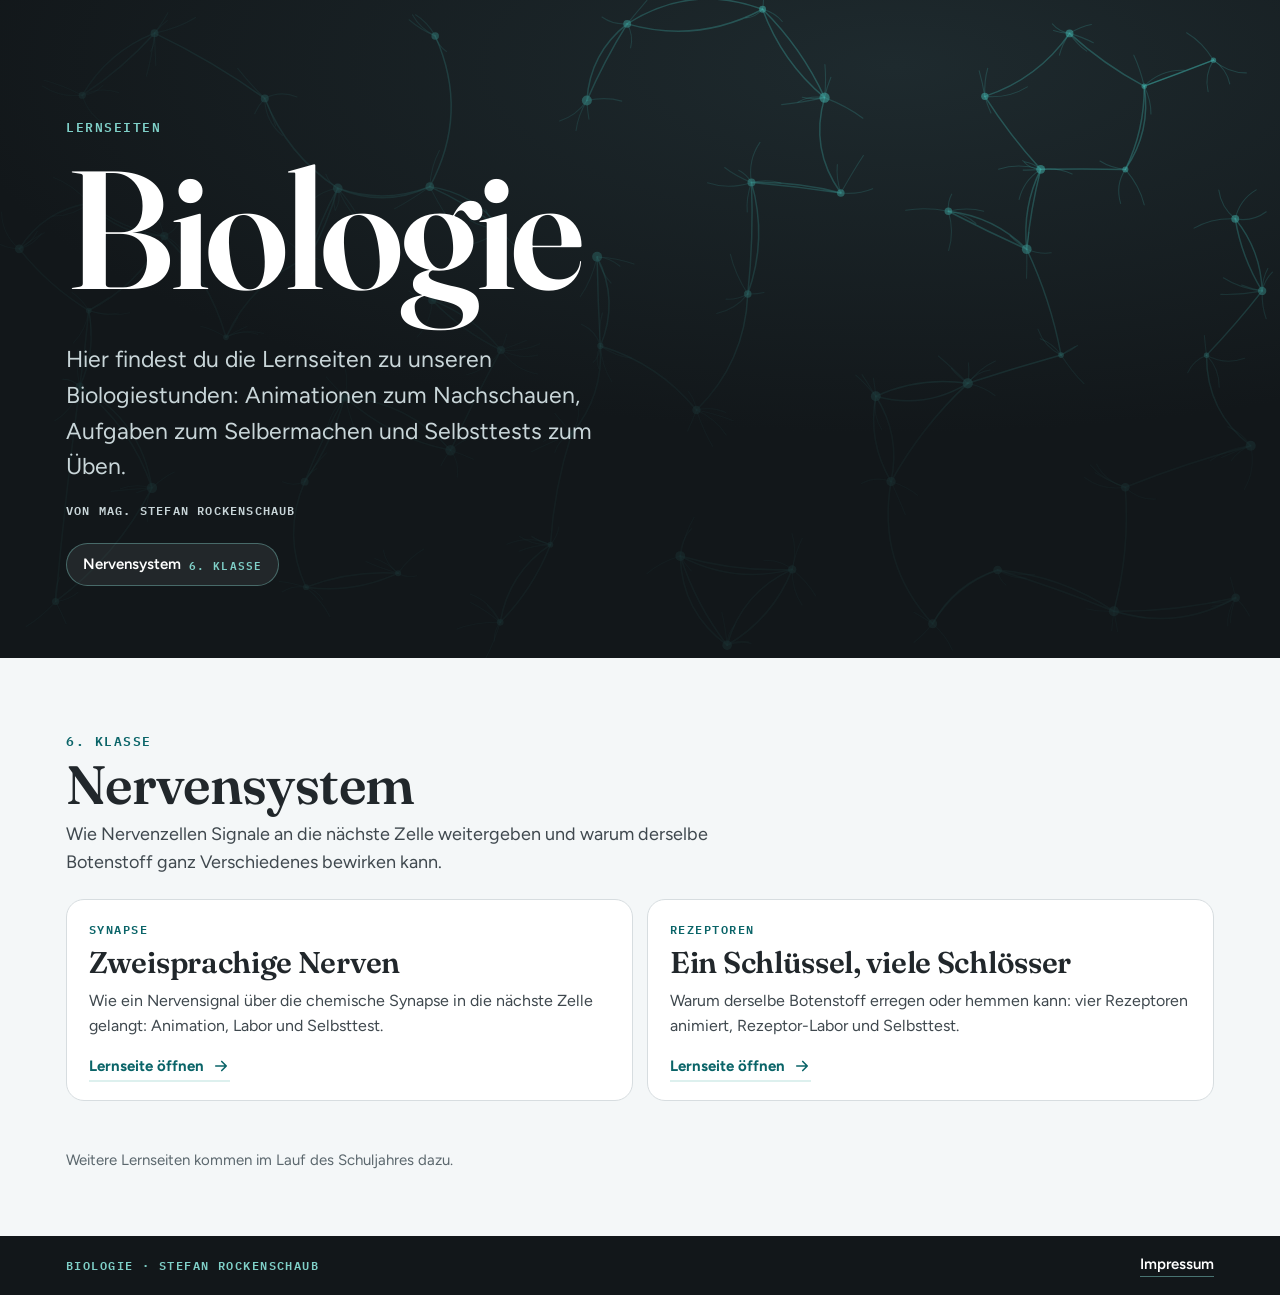
<file: index.html>
<!doctype html><html lang="de"><meta charset="utf-8"><meta name="viewport" content="width=device-width, initial-scale=1, viewport-fit=cover"><meta name="description" content="Lernseiten für den Biologieunterricht von Mag. Stefan Rockenschaub: Animationen, Aufgaben und Selbsttests."><title>Biologie</title>
<link rel="stylesheet" href="fonts/fonts.css">
<style>
/* Hauptseite und Impressum: dunkler Kopf mit Nervennetz wie auf den Lernseiten, darunter Themen als Kartenreihen. Zuerst fürs Handy gebaut. */
:root{
  --bg:#F4F7F8;--card:#FFFFFF;--cool:#EEF1F2;--warm:#FBF4E4;--line:#D7DDE0;
  --ink:#21272B;--sub:#3F484E;--muted:#5B676D;
  --teal:#0F8C8C;--teal-d:#0A6468;--teal-s:#DDF0EE;--teal-l:#7FD0C8;
  --amber:#E8B33C;--amber-d:#A87A12;
  --night:#12171A;--night-2:#1E2A2E;--on-night:#EEF3F4;--on-night-sub:#C9D6D9;
  --display:"Fraunces",Georgia,serif;--body:"Figtree","Segoe UI",system-ui,sans-serif;--mono:"IBM Plex Mono",ui-monospace,Consolas,monospace;
  --ease:cubic-bezier(.16,1,.3,1);--maxw:1180px;
  color-scheme:light;
}
*{box-sizing:border-box}
html{background:var(--bg)}
body{margin:0;background:var(--bg);color:var(--ink);font:400 17px/1.55 var(--body);-webkit-font-smoothing:antialiased;overflow-x:hidden}
h1,h2,h3,p,dl,dd{margin:0}
h1,h2,h3{text-wrap:balance}
a:focus-visible{outline:3px solid var(--amber);outline-offset:3px;border-radius:4px}
.eyebrow{font:600 12.5px/1.2 var(--mono);letter-spacing:.12em;text-transform:uppercase;color:var(--teal-d)}
.wrap{max-width:var(--maxw);margin:0 auto;padding-left:max(16px,env(safe-area-inset-left,0px));padding-right:max(16px,env(safe-area-inset-right,0px))}

/* Kopf */
.hero{position:relative;overflow:hidden;color:var(--on-night);background:radial-gradient(120% 90% at 70% 10%,var(--night-2) 0%,var(--night) 62%)}
#net{position:absolute;inset:0;width:100%;height:100%;display:block;-webkit-mask-image:radial-gradient(130% 95% at 100% 0%,#000 0%,#000 32%,rgba(0,0,0,.16) 72%);mask-image:radial-gradient(130% 95% at 100% 0%,#000 0%,#000 32%,rgba(0,0,0,.16) 72%)}
.hero-in{position:relative;display:grid;gap:18px;justify-items:start;padding-block:76px 40px}
.hero .eyebrow{color:var(--teal-l)}
.hero h1{font:600 clamp(64px,17vw,168px)/.9 var(--display);letter-spacing:-.03em;color:#fff;padding-bottom:.12em}
.hero .sub{font-size:clamp(18px,2.2vw,23px);max-width:38ch;color:var(--on-night-sub)}
.by{font:600 12px/1.3 var(--mono);letter-spacing:.1em;text-transform:uppercase;color:var(--on-night-sub)}
.chips{display:flex;flex-wrap:wrap;gap:8px;margin-top:6px}
.chips a{display:inline-flex;align-items:center;gap:8px;color:#fff;text-decoration:none;font-weight:600;font-size:15px;border-radius:999px;padding:9px 16px;background:rgba(255,255,255,.07);border:1.5px solid rgba(127,208,200,.4);transition:background .3s var(--ease),border-color .3s var(--ease)}
.chips a:hover{background:rgba(15,140,140,.35);border-color:var(--teal-l)}
.chips small{font:600 11px/1 var(--mono);letter-spacing:.1em;text-transform:uppercase;color:var(--teal-l)}

/* Themen */
.bereich{padding-block:52px 8px}
.b-head{display:grid;gap:8px;max-width:700px;margin-bottom:22px}
.b-head h2{font:600 clamp(34px,6vw,54px)/1.04 var(--display);letter-spacing:-.012em}
.lead{font-size:18px;color:var(--sub)}
.karten{display:grid;gap:14px;grid-template-columns:repeat(auto-fit,minmax(min(100%,300px),1fr))}
.karte{position:relative;display:grid;grid-template-rows:auto auto 1fr auto;gap:10px;min-width:0;padding:22px 22px 18px;background:var(--card);border:1.5px solid var(--line);border-radius:18px;color:inherit;text-decoration:none;transition:border-color .35s var(--ease),transform .35s var(--ease),box-shadow .35s var(--ease)}
.karte:hover{border-color:var(--teal);transform:translateY(-2px);box-shadow:0 14px 30px -18px rgba(10,100,104,.45)}
.k-kurz{font:600 12px/1.2 var(--mono);letter-spacing:.12em;text-transform:uppercase;color:var(--teal-d)}
.karte h3{font:600 clamp(25px,3.4vw,30px)/1.1 var(--display);letter-spacing:-.01em}
.karte p{color:var(--sub);font-size:16px}
.k-los{display:inline-flex;align-items:center;gap:8px;justify-self:start;margin-top:6px;font-weight:700;font-size:15px;color:var(--teal-d);border-bottom:2px solid var(--teal-s);padding-bottom:2px;transition:border-color .3s}
.k-los svg{width:18px;height:18px;transition:transform .35s var(--ease)}
.karte:hover .k-los{border-color:var(--teal)}
.karte:hover .k-los svg{transform:translateX(4px)}
.bald{padding-block:40px 64px;color:var(--muted);font-size:15px}

/* Impressum */
.leiste{background:var(--night);color:var(--on-night)}
.l-in{display:flex;align-items:center;justify-content:space-between;gap:16px;padding-block:16px}
.marke{font:600 26px/1 var(--display);color:#fff;text-decoration:none;letter-spacing:-.01em}
.marke:hover{color:var(--teal-l)}
.l-wer{font:600 12px/1.2 var(--mono);letter-spacing:.12em;text-transform:uppercase;color:var(--teal-l)}
.recht{max-width:760px;padding-block:44px 64px;display:grid;gap:36px}
.r-head{display:grid;gap:8px}
.r-head h1{font:600 clamp(42px,9vw,72px)/1 var(--display);letter-spacing:-.02em}
.recht section{display:grid;gap:12px}
.recht h2{font:600 clamp(23px,3.4vw,28px)/1.15 var(--display);letter-spacing:-.005em}
.recht p{color:var(--sub);max-width:65ch}
.recht a{color:var(--teal-d);text-decoration-thickness:1.5px;text-underline-offset:3px}
.angaben{display:grid;gap:0;background:var(--card);border:1.5px solid var(--line);border-radius:16px;overflow:hidden}
.angaben div{display:grid;gap:4px;padding:14px 18px;border-top:1px solid var(--line)}
.angaben div:first-child{border-top:0}
.angaben dt{font:600 12px/1.2 var(--mono);letter-spacing:.1em;text-transform:uppercase;color:var(--teal-d)}
.angaben dd{font-size:18px;color:var(--ink)}

@media (min-width:860px){
  body{font-size:18px}
  .hero-in{padding-block:120px 72px}
  .bereich{padding-block:76px 8px}
  .angaben div{grid-template-columns:200px 1fr;gap:16px;align-items:baseline}
}
@media (prefers-reduced-motion:reduce){
  .karte,.k-los svg,.chips a{transition:none}
  .karte:hover{transform:none}
}
</style>
<header class="hero" id="top">
  <canvas id="net" aria-hidden="true"></canvas>
  <div class="hero-in wrap">
    <span class="eyebrow">Lernseiten</span>
    <h1>Biologie</h1>
    <p class="sub">Hier findest du die Lernseiten zu unseren Biologiestunden: Animationen zum Nachschauen, Aufgaben zum Selbermachen und Selbsttests zum Üben.</p>
    <p class="by">von Mag. Stefan Rockenschaub</p>
    <nav class="chips" aria-label="Themen"><a href="#nervensystem">Nervensystem <small>6. Klasse</small></a></nav>
  </div>
</header>

<main>
<section class="bereich wrap" id="nervensystem" aria-labelledby="h-nervensystem">
  <div class="b-head"><span class="eyebrow">6. Klasse</span><h2 id="h-nervensystem">Nervensystem</h2><p class="lead">Wie Nervenzellen Signale an die nächste Zelle weitergeben und warum derselbe Botenstoff ganz Verschiedenes bewirken kann.</p></div>
  <div class="karten">
    <a class="karte" href="synapse/">
      <span class="k-kurz">Synapse</span>
      <h3>Zweisprachige Nerven</h3>
      <p>Wie ein Nervensignal über die chemische Synapse in die nächste Zelle gelangt: Animation, Labor und Selbsttest.</p>
      <span class="k-los">Lernseite öffnen <svg viewBox="0 0 24 24" aria-hidden="true"><path d="M5 12h14M13 6l6 6-6 6" fill="none" stroke="currentColor" stroke-width="2.2" stroke-linecap="round" stroke-linejoin="round"/></svg></span>
    </a>
    <a class="karte" href="rezeptoren/">
      <span class="k-kurz">Rezeptoren</span>
      <h3>Ein Schlüssel, viele Schlösser</h3>
      <p>Warum derselbe Botenstoff erregen oder hemmen kann: vier Rezeptoren animiert, Rezeptor-Labor und Selbsttest.</p>
      <span class="k-los">Lernseite öffnen <svg viewBox="0 0 24 24" aria-hidden="true"><path d="M5 12h14M13 6l6 6-6 6" fill="none" stroke="currentColor" stroke-width="2.2" stroke-linecap="round" stroke-linejoin="round"/></svg></span>
    </a>
  </div>
</section>
<p class="bald wrap">Weitere Lernseiten kommen im Lauf des Schuljahres dazu.</p>
</main>

<nav class="rb-site" aria-label="Biologie-Lernseiten"><div class="rb-in"><span class="rb-wer">Biologie · Stefan Rockenschaub</span><a href="./impressum/">Impressum</a></div></nav>
<style>.rb-site{background:#12171A;color:#C9D6D9;font:500 15px/1.4 "Figtree","Segoe UI",system-ui,sans-serif}.rb-in{max-width:1180px;margin:0 auto;padding:18px max(16px,env(safe-area-inset-right,0px)) calc(18px + env(safe-area-inset-bottom,0px)) max(16px,env(safe-area-inset-left,0px));display:flex;flex-wrap:wrap;align-items:center;gap:10px 22px}.rb-wer{margin-right:auto;font:600 12px/1.3 "IBM Plex Mono",ui-monospace,Consolas,monospace;letter-spacing:.12em;text-transform:uppercase;color:#7FD0C8}.rb-site a{color:#fff;text-decoration:none;font-weight:600;border-bottom:1.5px solid rgba(127,208,200,.5);padding-bottom:1px}.rb-site a:hover{border-bottom-color:#7FD0C8}.rb-site a:focus-visible{outline:3px solid #E8B33C;outline-offset:3px;border-radius:2px}</style>
<script>
/* Hauptseite: Nervennetz im Kopf (aus der Stunde Synapse), läuft nur, solange der Kopf zu sehen ist */
(function(){
  'use strict';
  var cv=document.getElementById('net');if(!cv||!cv.getContext)return;
  var TAU=Math.PI*2;
  function clamp(x,a,b){return x<a?a:x>b?b:x}
  function rng(seed){var s=seed>>>0;return function(){s=(Math.imul(s,1664525)+1013904223)>>>0;return s/4294967296}}
  var RM=!!(window.matchMedia&&window.matchMedia('(prefers-reduced-motion: reduce)').matches);
  var c=cv.getContext('2d'),W=0,H=0,dpr=1,N=[],E=[],I=[],P=[],raf=0,run=false,last=0,spawn=0,R=rng(5);
  function build(){var w=cv.clientWidth,h=cv.clientHeight;if(!w||!h)return false;R=rng(5);dpr=Math.min(window.devicePixelRatio||1,2);cv.width=Math.round(w*dpr);cv.height=Math.round(h*dpr);W=w;H=h;
    N=[];var target=clamp(Math.round(w*h/14000),14,80),minD=Math.sqrt(w*h/target)*.62,tries=0;
    while(N.length<target&&tries<target*80){tries++;var x=R()*w,y=R()*h,ok=true;
      for(var i=0;i<N.length;i++)if(Math.hypot(N[i].x-x,N[i].y-y)<minD){ok=false;break}
      if(!ok)continue;var d=[],k=3+Math.floor(R()*4);for(var j=0;j<k;j++)d.push([R()*TAU,minD*(.22+R()*.38),(R()-.5)*.9]);
      N.push({x:x,y:y,r:2.6+R()*2.6,d:d,fl:0,out:[]})}
    E=[];N.forEach(function(n,i){var near=N.map(function(m,j){return {j:j,d:Math.hypot(m.x-n.x,m.y-n.y)}}).filter(function(o){return o.j!==i}).sort(function(a,b){return a.d-b.d}).slice(0,3);
      var k=1+(R()<.55?1:0);for(var q=0;q<k&&q<near.length;q++){var m=N[near[q].j],off=(R()-.5)*.5,dx=m.x-n.x,dy=m.y-n.y;
        E.push({a:i,b:near[q].j,cx:(n.x+m.x)/2-dy*off,cy:(n.y+m.y)/2+dx*off,len:near[q].d});n.out.push(E.length-1)}});
    I=[];P=[];return true}
  function pt(e,u){var a=N[e.a],b=N[e.b],v=1-u;return [v*v*a.x+2*v*u*e.cx+u*u*b.x,v*v*a.y+2*v*u*e.cy+u*u*b.y]}
  function fire(i){var n=N[i];if(!n||!n.out.length)return;var e=n.out[Math.floor(R()*n.out.length)];I.push({e:e,u:0,sp:250/Math.max(60,E[e].len)})}
  function puff(x,y){var parts=[];for(var k=0;k<11;k++){var a=R()*TAU,v=10+R()*24;parts.push([Math.cos(a)*v,Math.sin(a)*v])}P.push({x:x,y:y,t:0,parts:parts})}
  function paint(dt){c.setTransform(dpr,0,0,dpr,0,0);c.clearRect(0,0,W,H);c.lineCap='round';
    c.strokeStyle='rgba(63,169,164,.24)';c.lineWidth=1.1;
    N.forEach(function(n){n.d.forEach(function(d){var x1=n.x+Math.cos(d[0])*d[1],y1=n.y+Math.sin(d[0])*d[1],cx=n.x+Math.cos(d[0]+d[2])*d[1]*.55,cy=n.y+Math.sin(d[0]+d[2])*d[1]*.55;
      c.beginPath();c.moveTo(n.x,n.y);c.quadraticCurveTo(cx,cy,x1,y1);c.stroke()})});
    c.strokeStyle='rgba(63,169,164,.36)';c.lineWidth=1.5;
    E.forEach(function(e){var a=N[e.a],b=N[e.b];c.beginPath();c.moveTo(a.x,a.y);c.quadraticCurveTo(e.cx,e.cy,b.x,b.y);c.stroke()});
    for(var i=I.length-1;i>=0;i--){var im=I[i],e=E[im.e];im.u+=im.sp*dt;
      if(im.u>=1){var b=N[e.b];b.fl=1;puff(b.x,b.y);I.splice(i,1);(function(j){setTimeout(function(){if(run&&R()<.8)fire(j)},260+R()*320)})(e.b);continue}
      for(var k=0;k<9;k++){var u=im.u-k*.02;if(u<0)break;var p=pt(e,u);c.beginPath();c.arc(p[0],p[1],3.6-k*.3,0,TAU);c.fillStyle='rgba(159,227,220,'+((1-k/8)*.95).toFixed(3)+')';c.fill()}
      var h=pt(e,im.u),g=c.createRadialGradient(h[0],h[1],0,h[0],h[1],22);g.addColorStop(0,'rgba(159,227,220,.6)');g.addColorStop(1,'rgba(159,227,220,0)');c.fillStyle=g;c.beginPath();c.arc(h[0],h[1],22,0,TAU);c.fill()}
    for(var q=P.length-1;q>=0;q--){var f=P[q];f.t+=dt;if(f.t>1.15){P.splice(q,1);continue}var s=f.t/1.15;
      f.parts.forEach(function(v){c.beginPath();c.arc(f.x+v[0]*Math.sqrt(s)*1.5,f.y+v[1]*Math.sqrt(s)*1.5,2.6,0,TAU);c.fillStyle='rgba(232,179,60,'+((1-s)*.9).toFixed(3)+')';c.fill()})}
    N.forEach(function(n){n.fl=Math.max(0,n.fl-dt*1.5);c.beginPath();c.arc(n.x,n.y,n.r+n.fl*3.2,0,TAU);
      c.fillStyle='rgba('+(63+n.fl*130|0)+','+(169+n.fl*60|0)+','+(164+n.fl*60|0)+','+(.55+n.fl*.4).toFixed(3)+')';c.fill()})}
  function frame(now){if(!run)return;var dt=Math.min(.05,(now-(last||now))/1000);last=now;spawn-=dt;if(spawn<=0){fire(Math.floor(R()*N.length));spawn=.45+R()*.6}paint(dt);raf=requestAnimationFrame(frame)}
  function still(){for(var k=0;k<5;k++){var n=N[Math.floor(R()*N.length)];if(n){n.fl=.8;puff(n.x,n.y);P[P.length-1].t=.3}}paint(0)}
  function start(){if(!W&&!build())return;if(RM){still();return}if(run)return;run=true;last=0;raf=requestAnimationFrame(frame)}
  function stop(){run=false;cancelAnimationFrame(raf)}
  var sichtbar=true;
  if('IntersectionObserver' in window){new IntersectionObserver(function(es){sichtbar=es[0].isIntersecting;if(sichtbar&&!document.hidden)start();else stop()}).observe(cv)}
  document.addEventListener('visibilitychange',function(){if(document.hidden)stop();else if(sichtbar)start()});
  window.addEventListener('resize',function(){var was=run;stop();W=0;if(build()){if(was||RM)start()}});
  if(build()){paint(0);start()}
})();
</script>
</file>
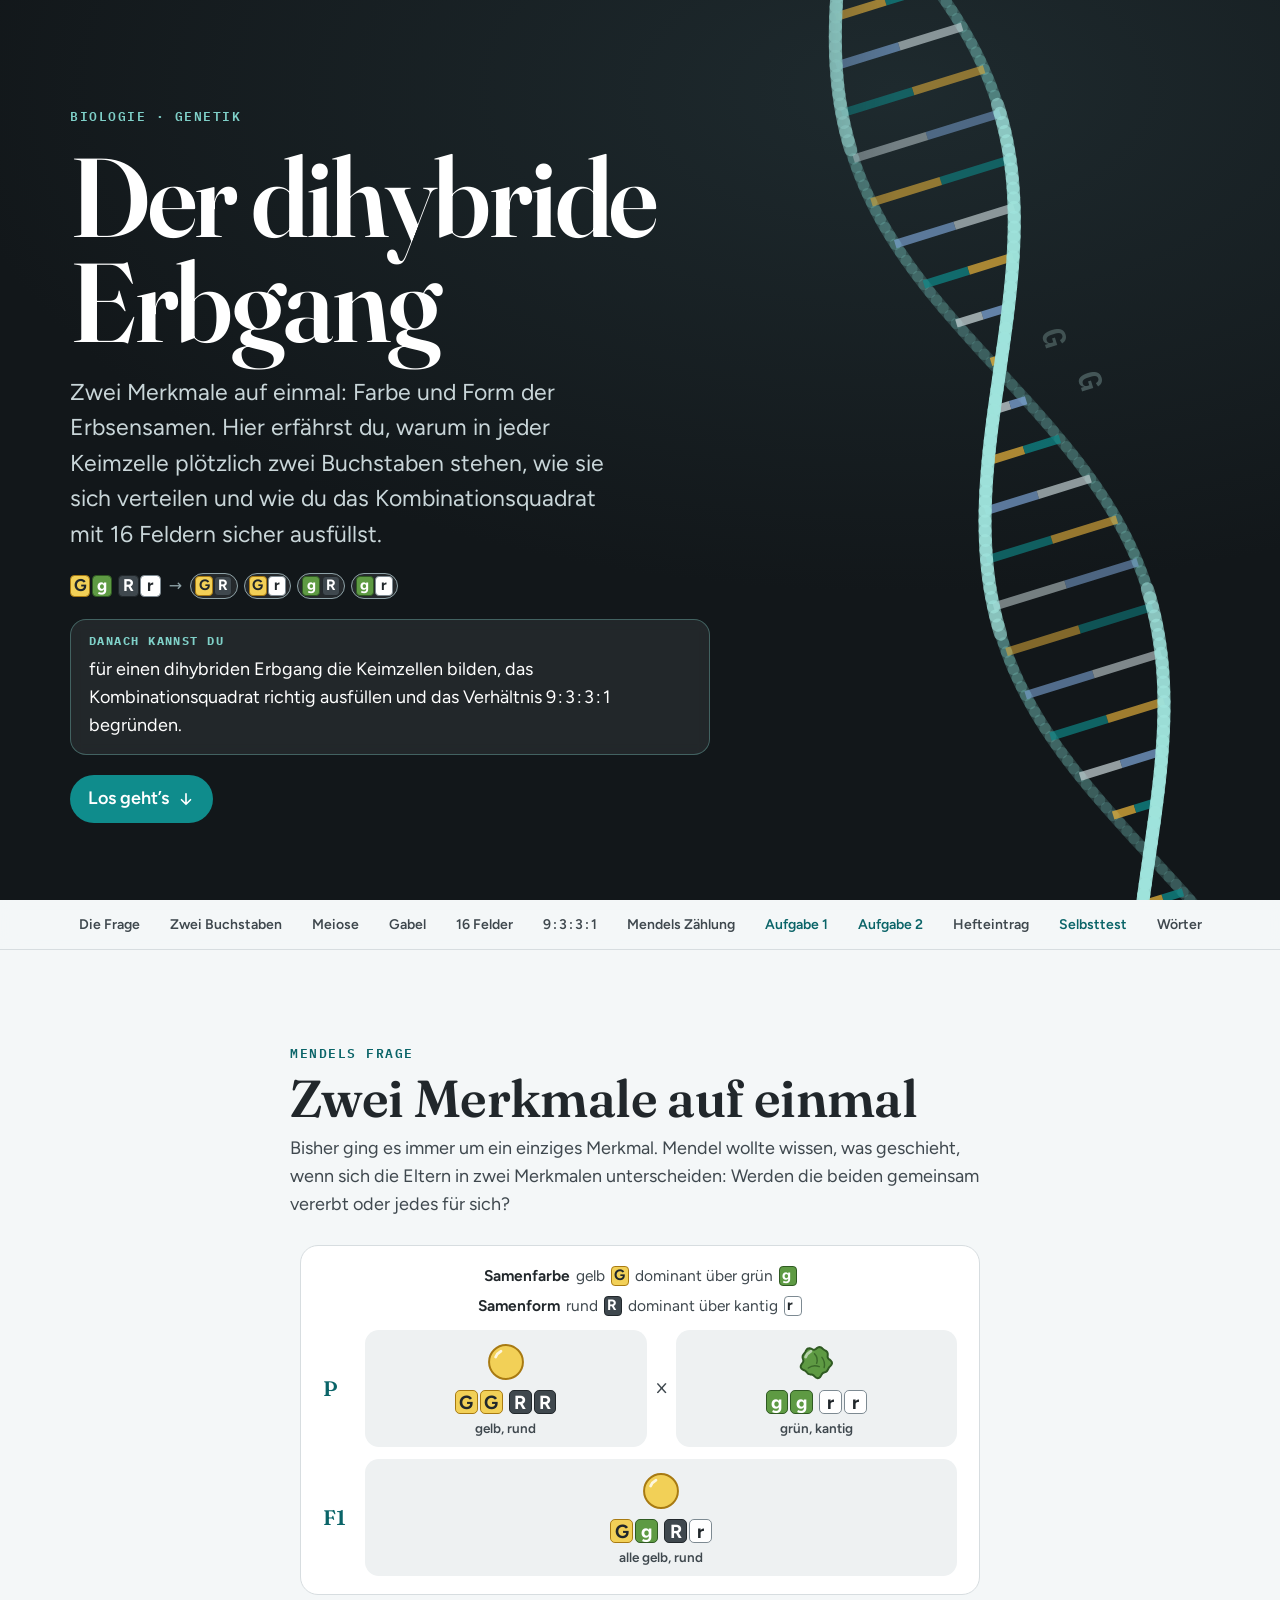
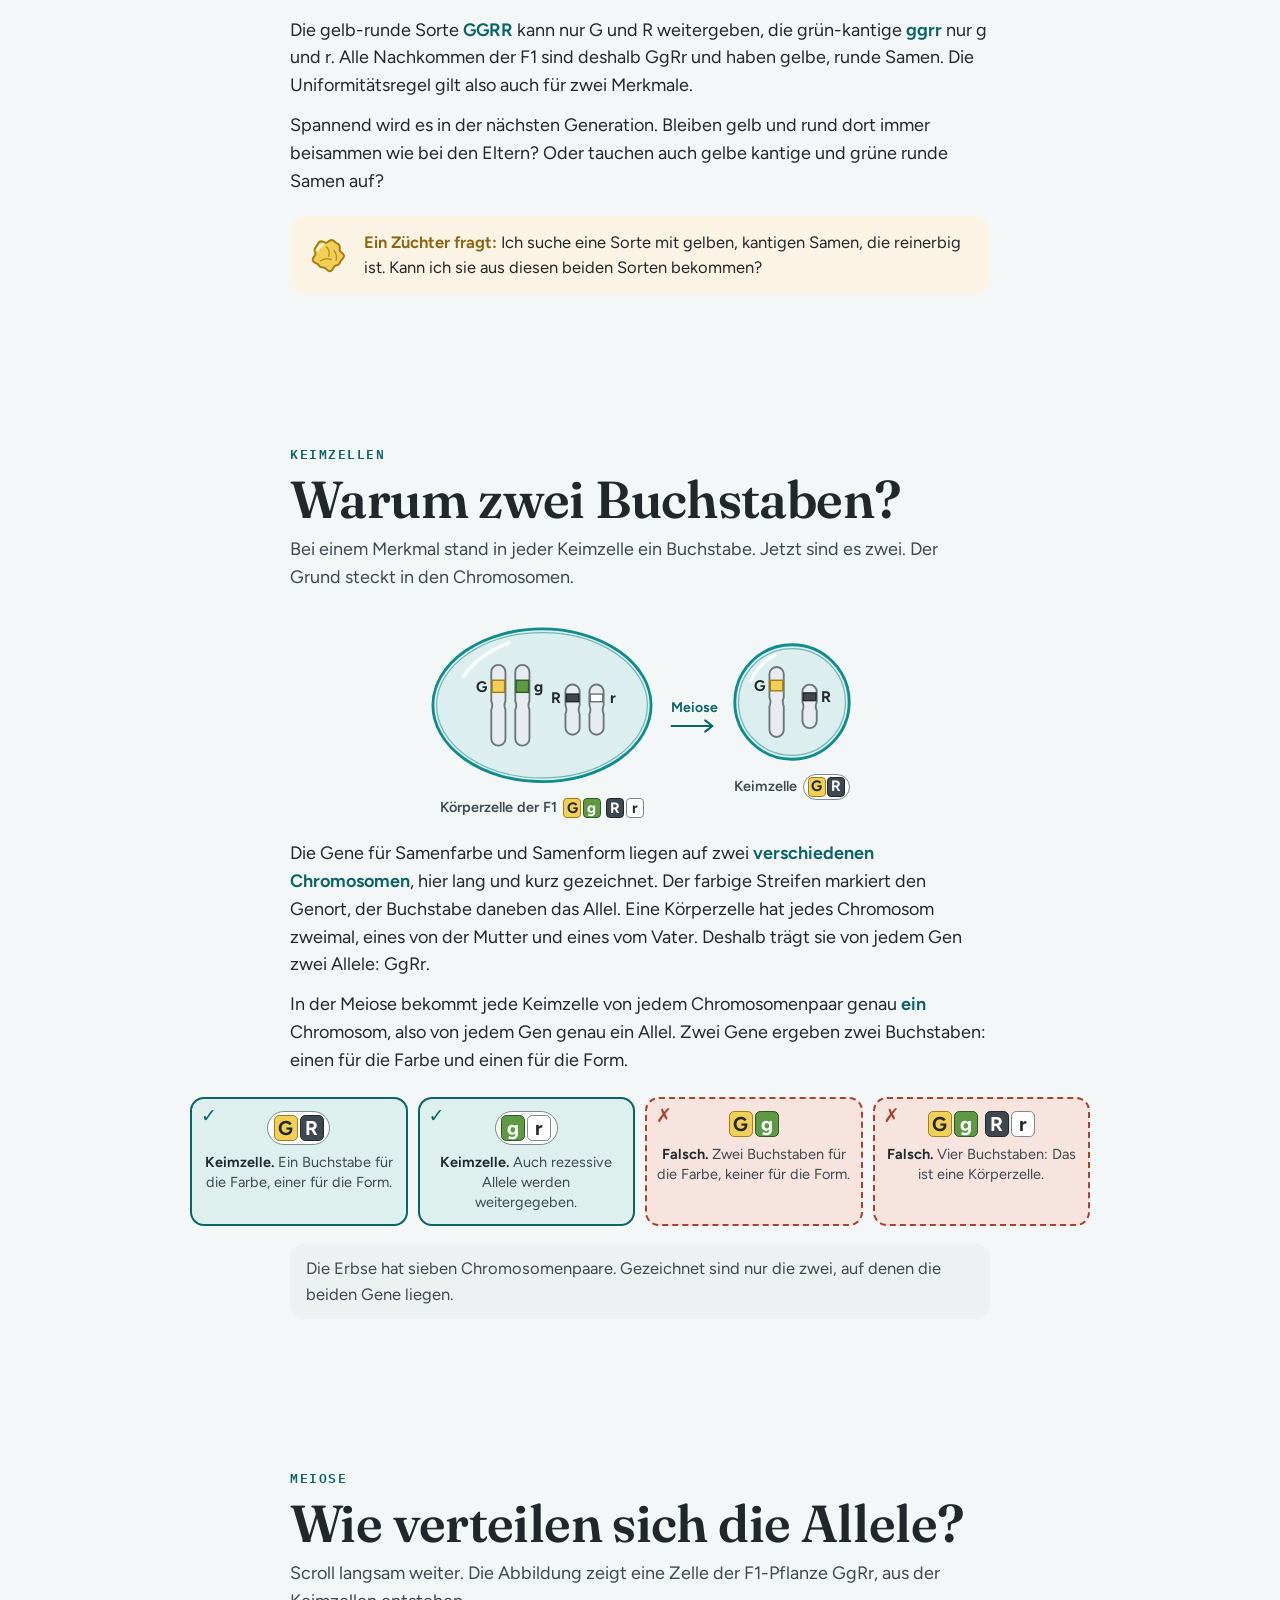
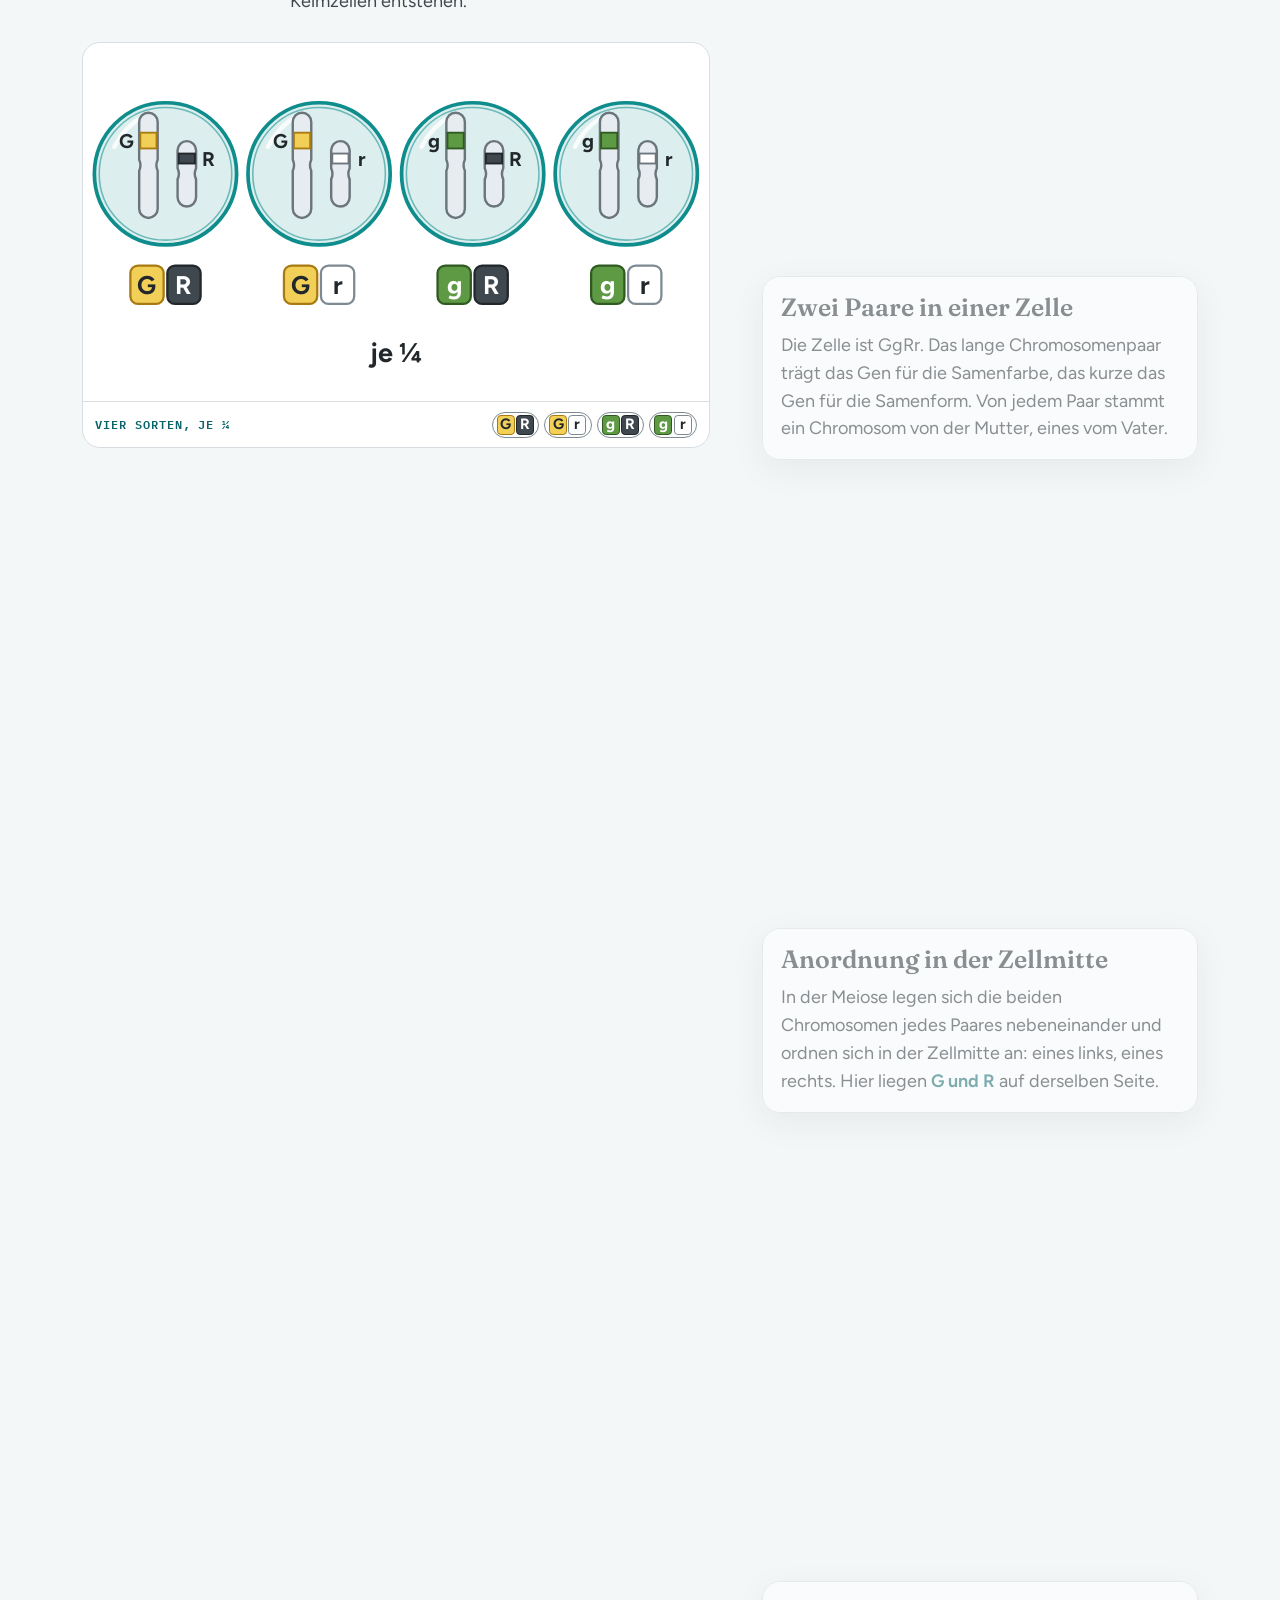
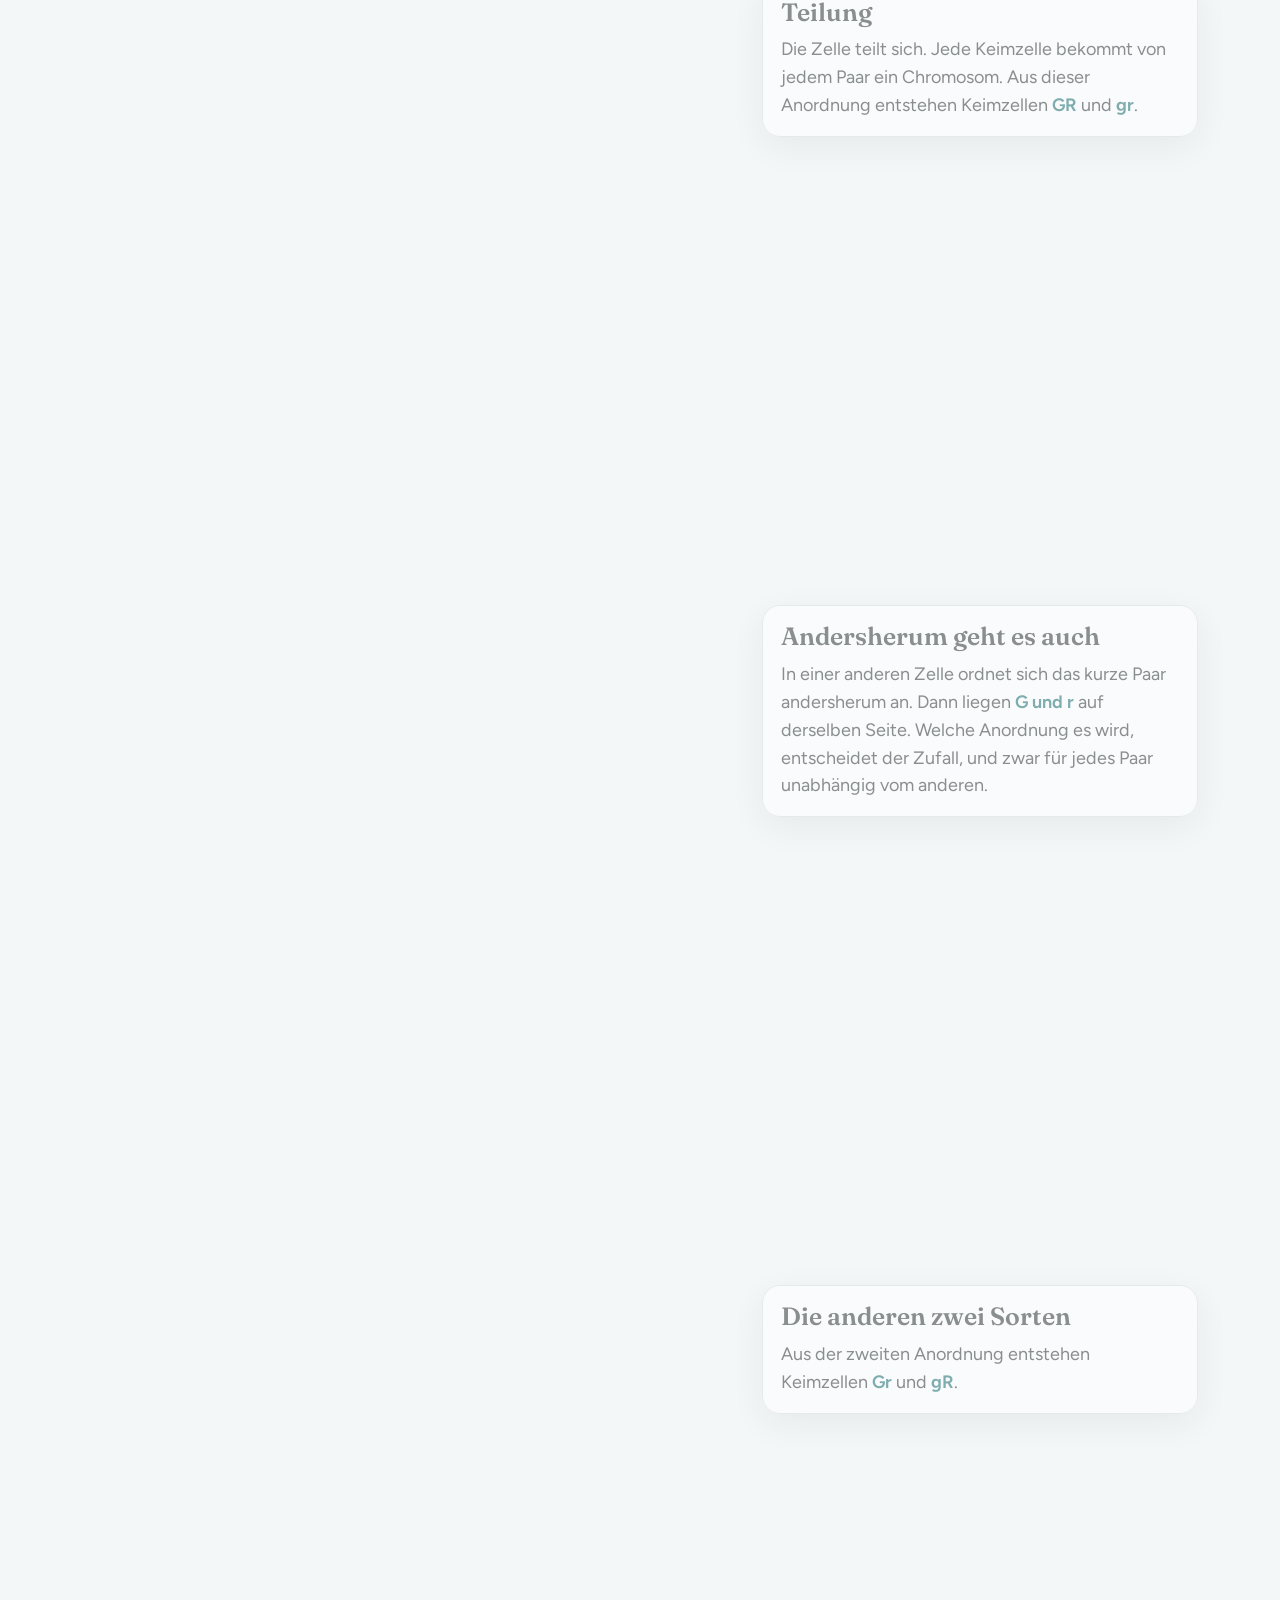
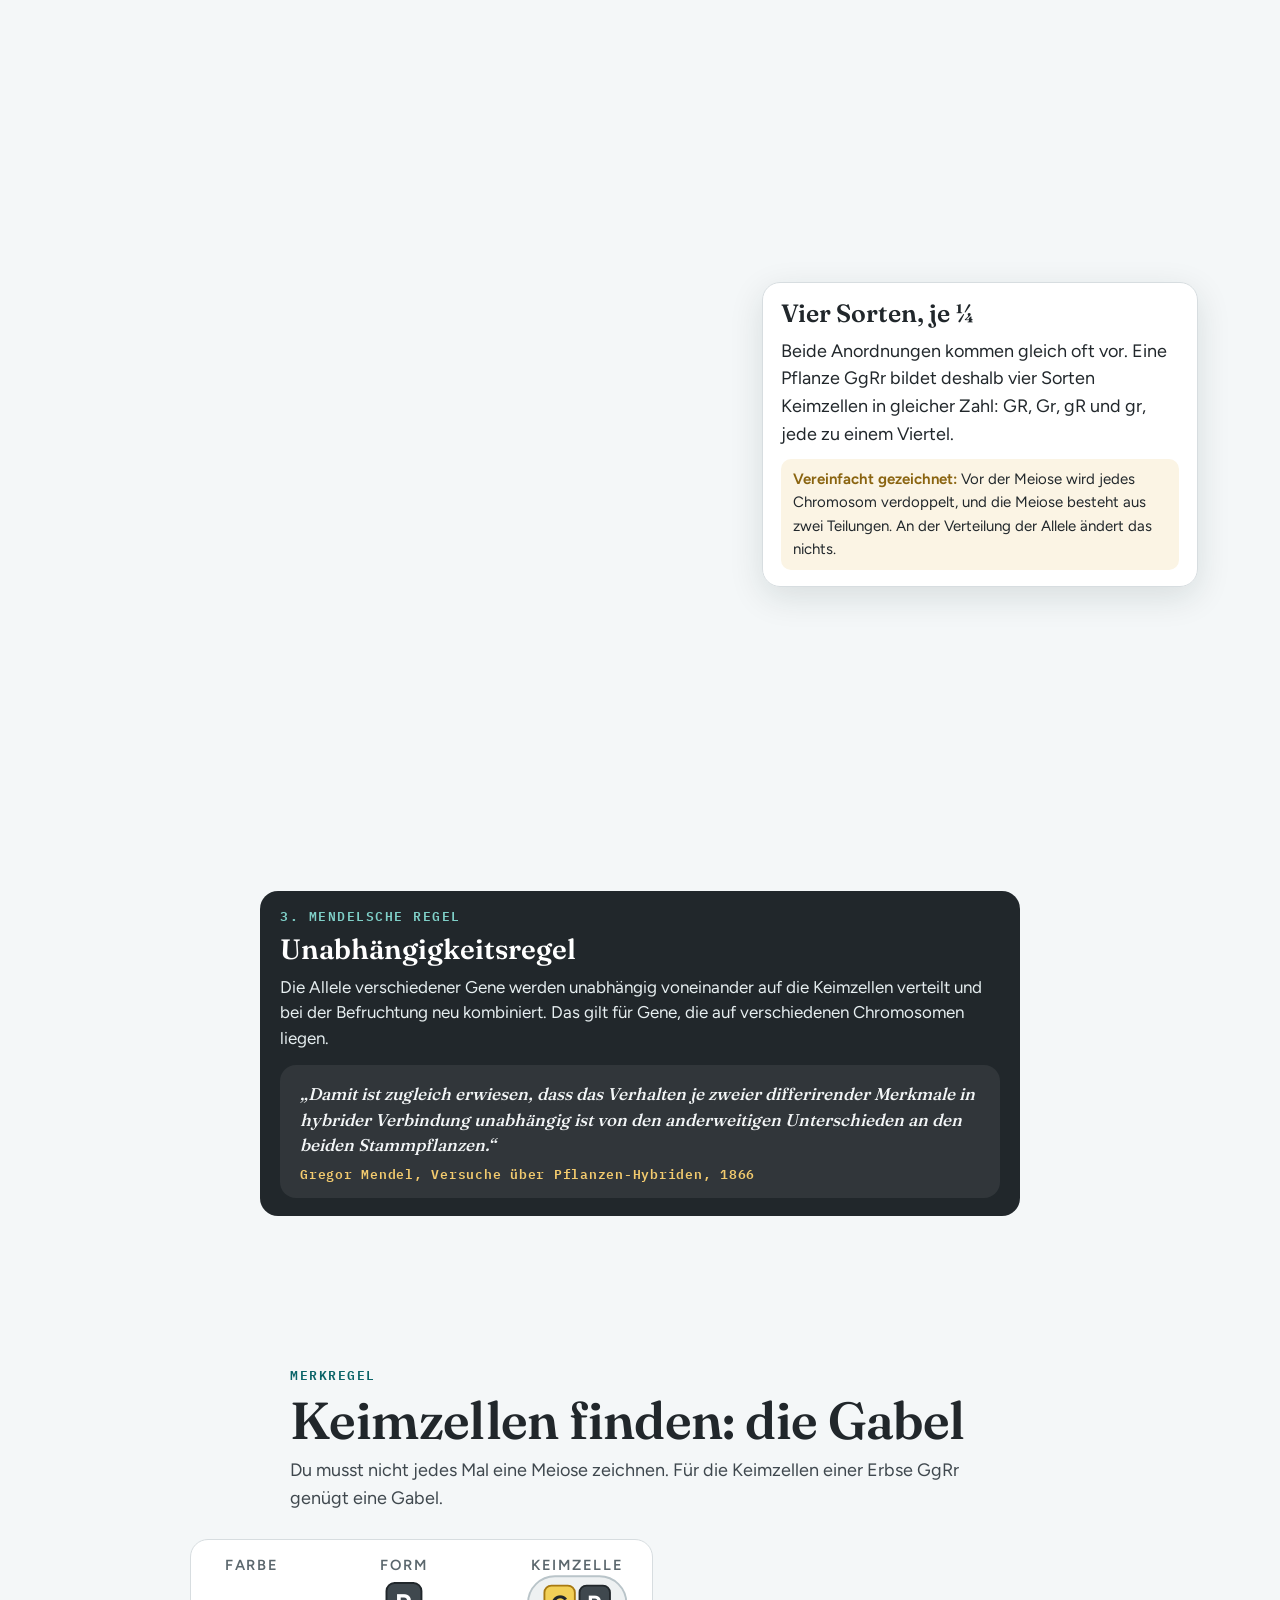
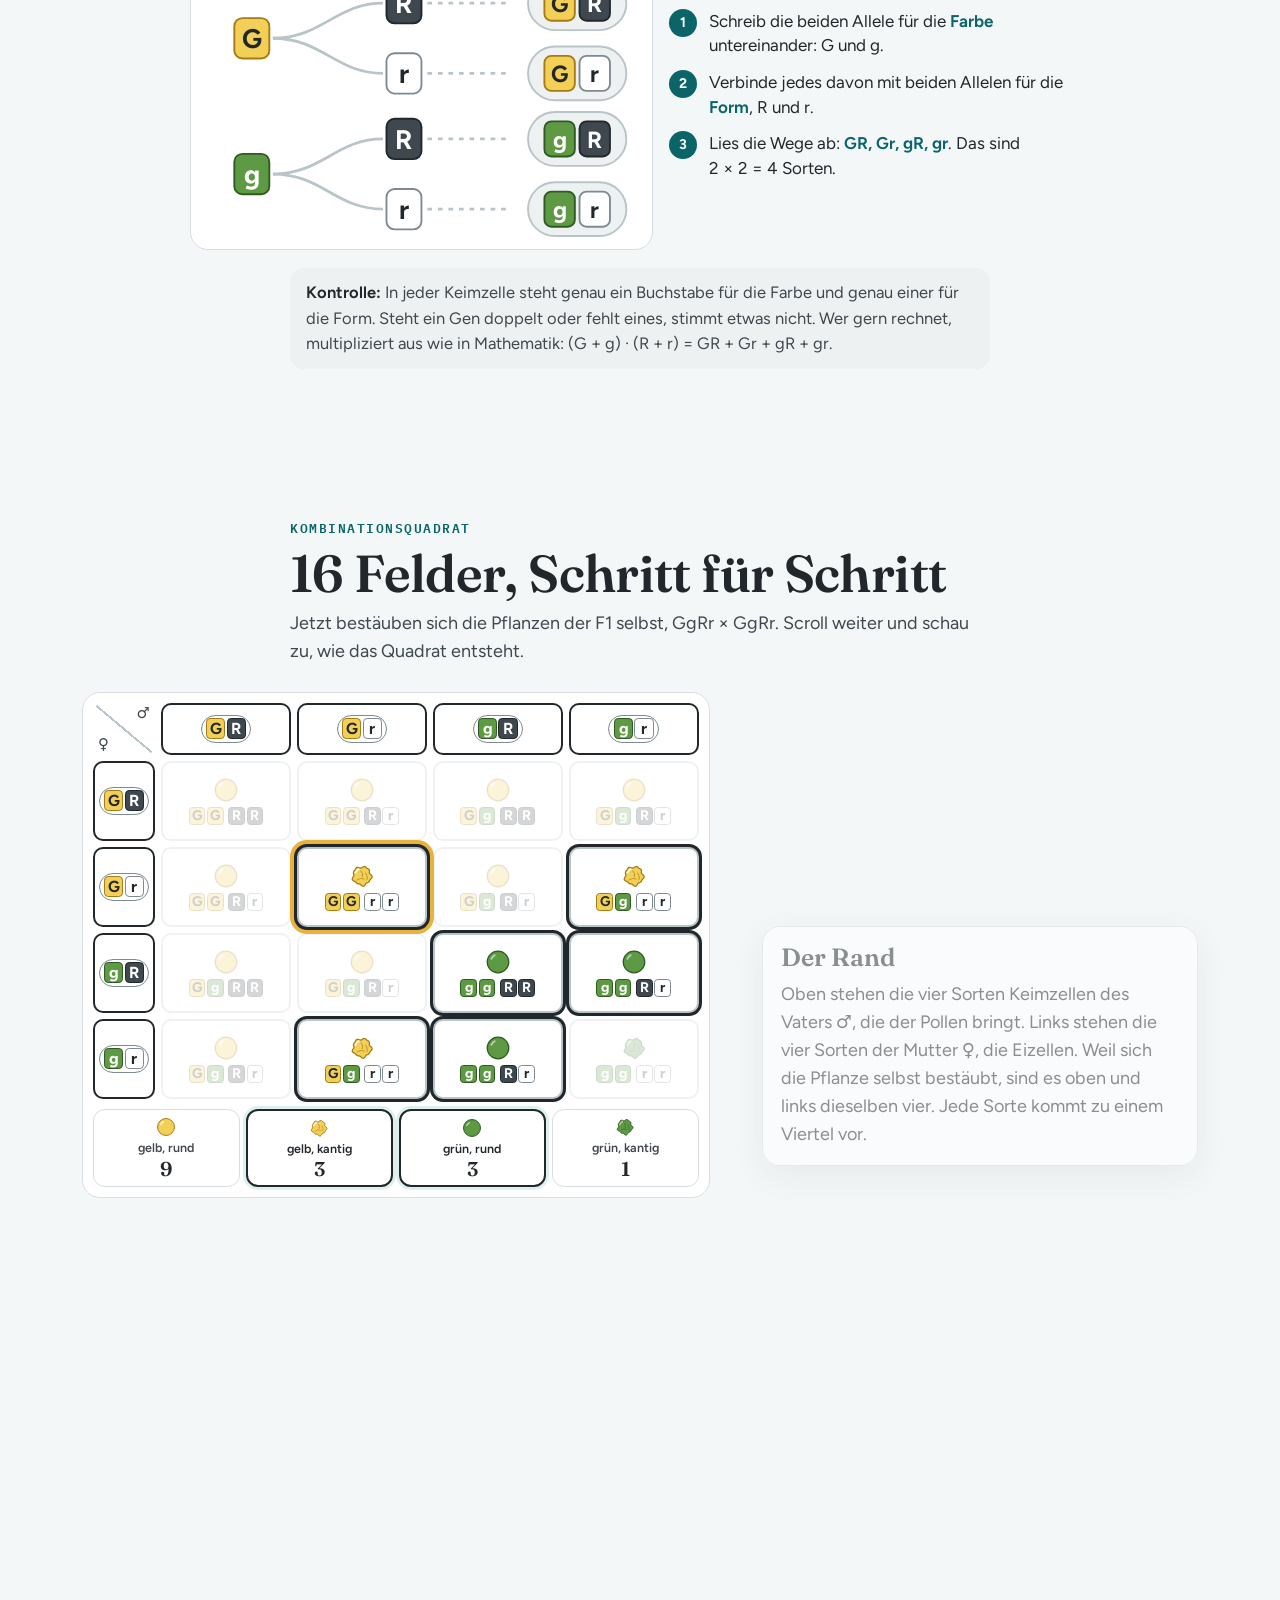
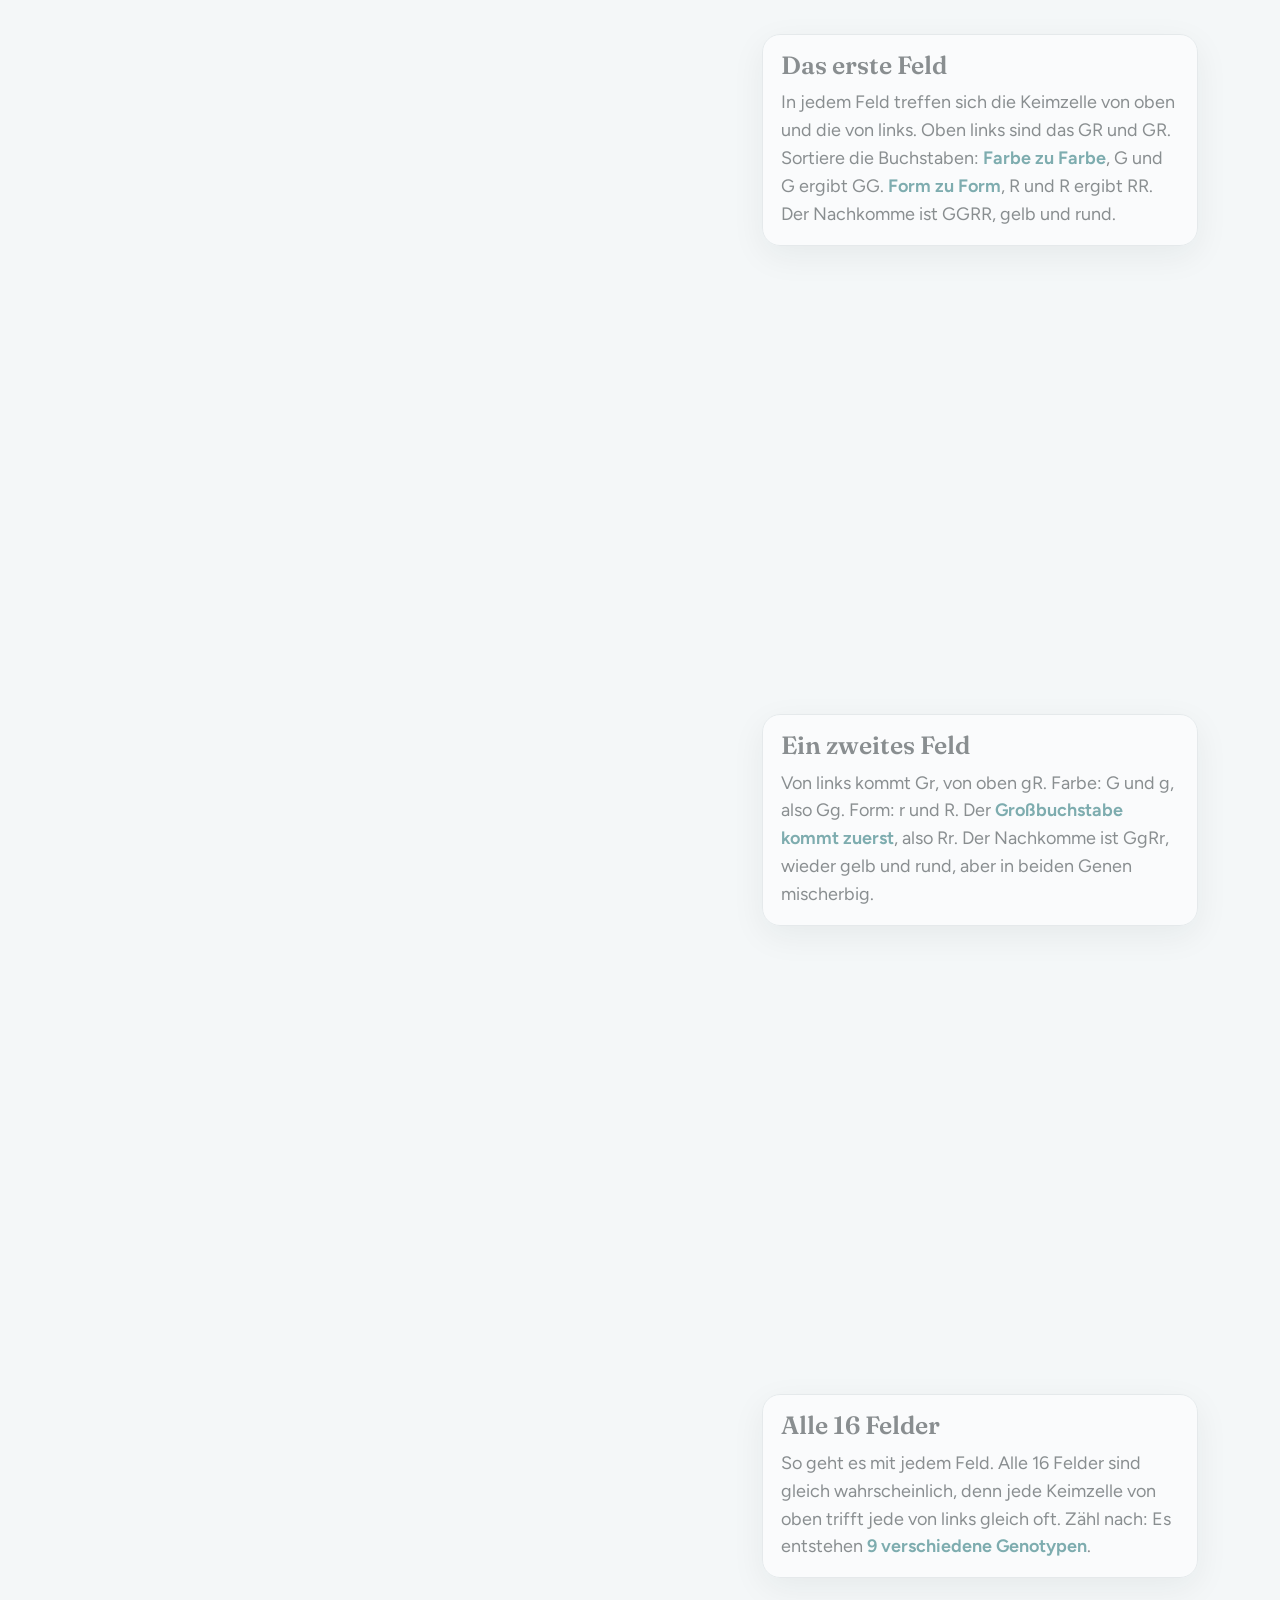
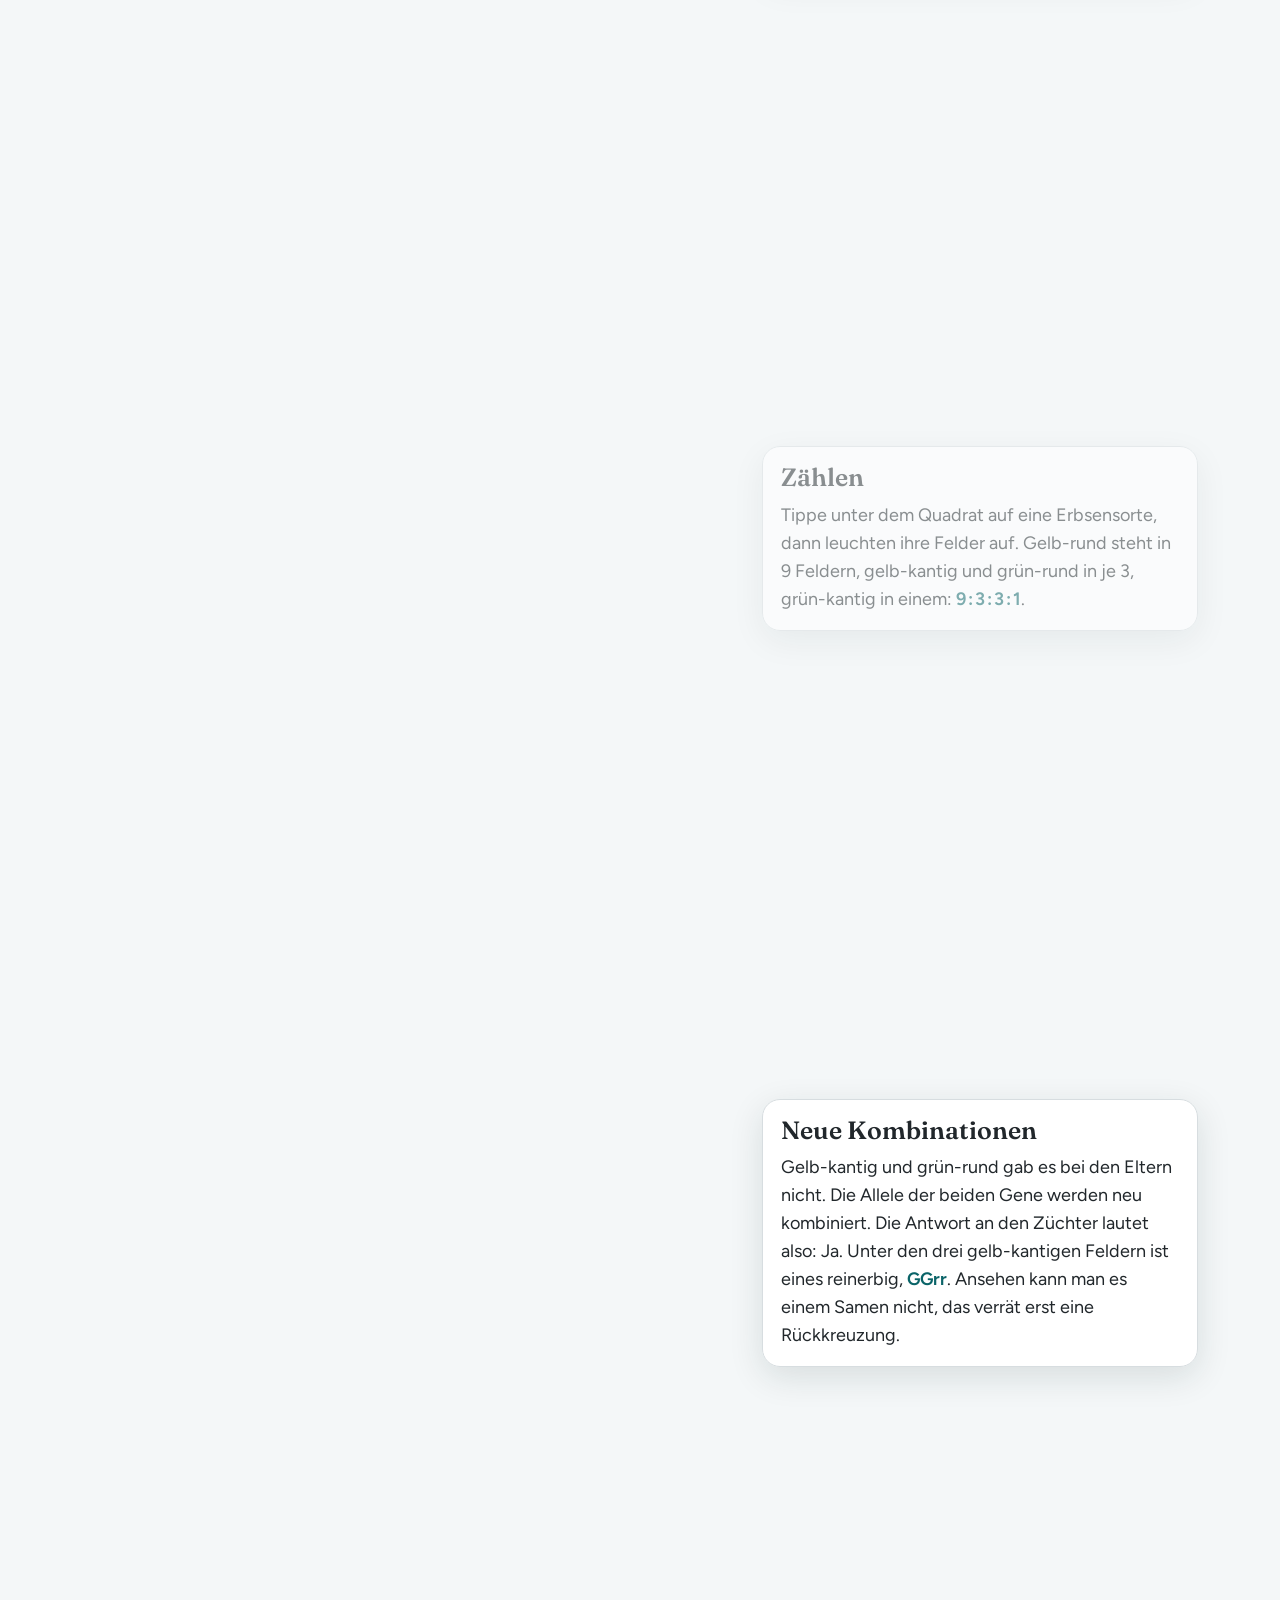
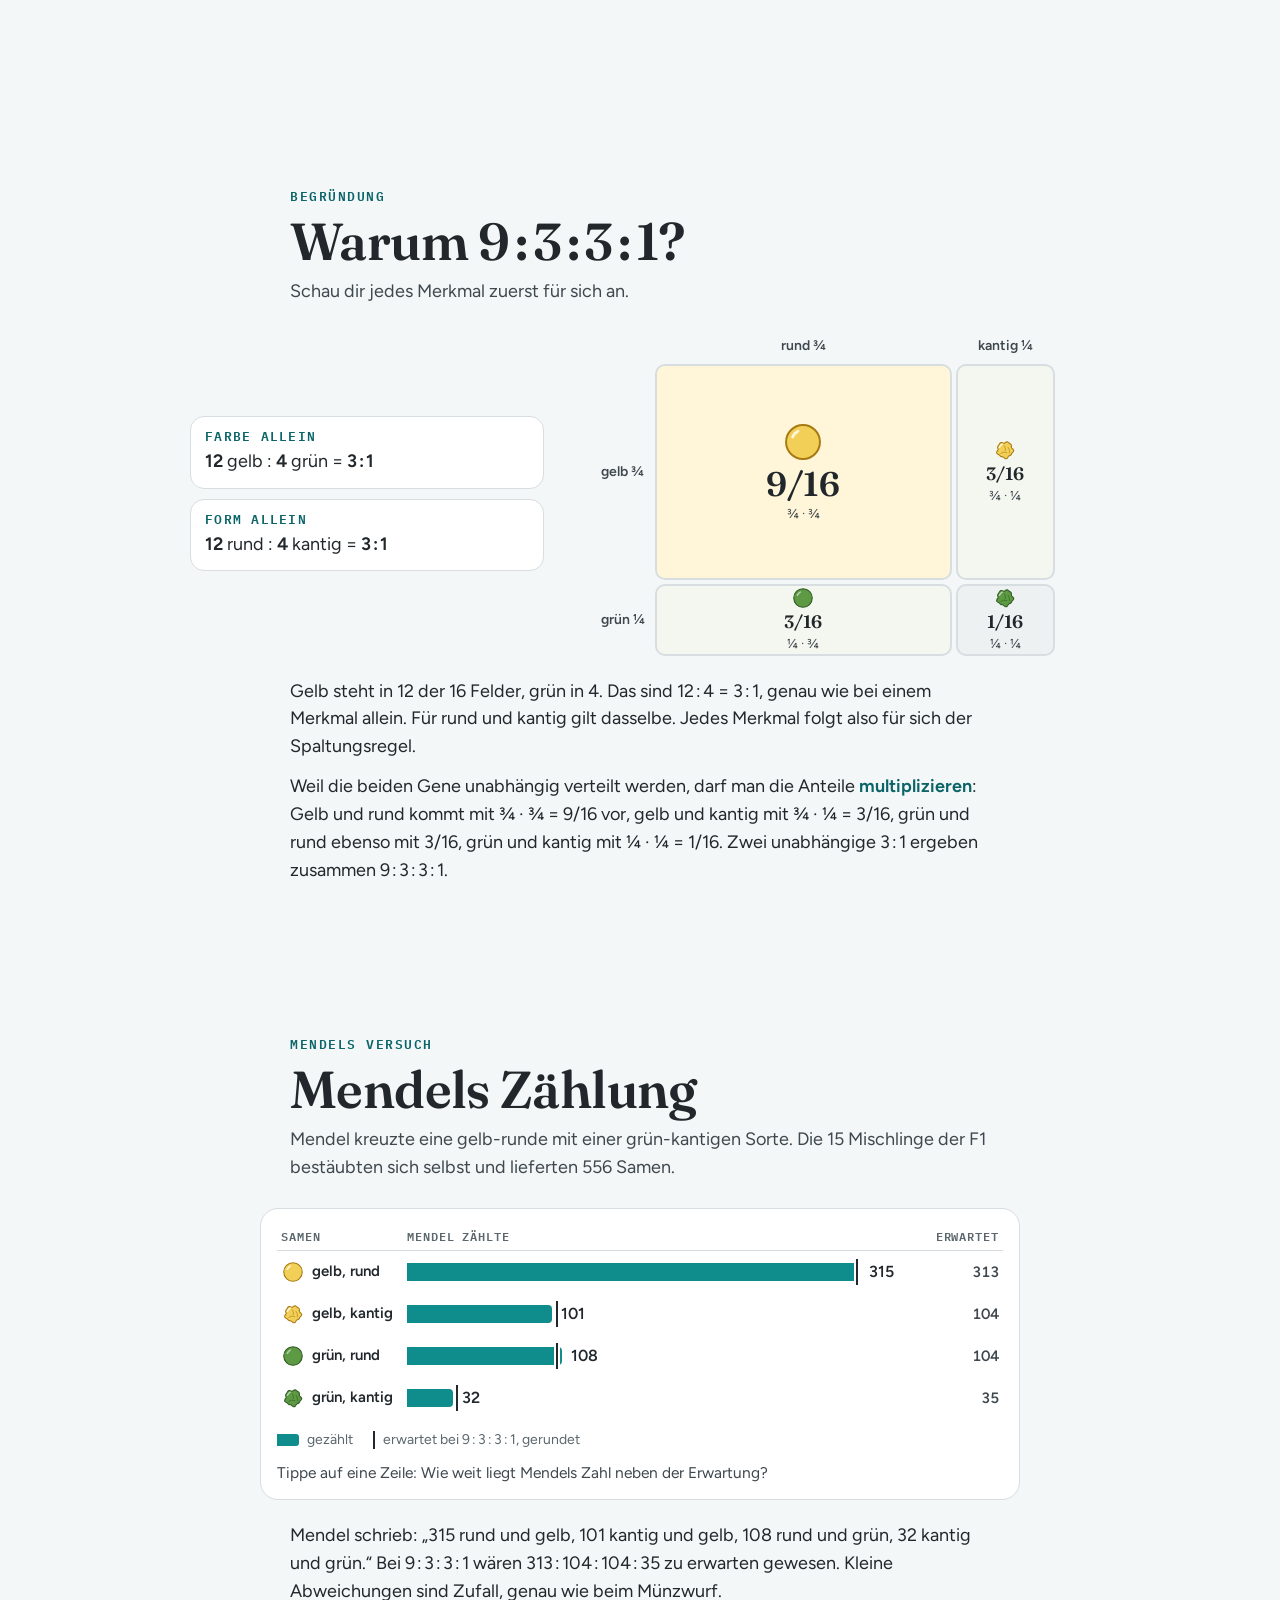
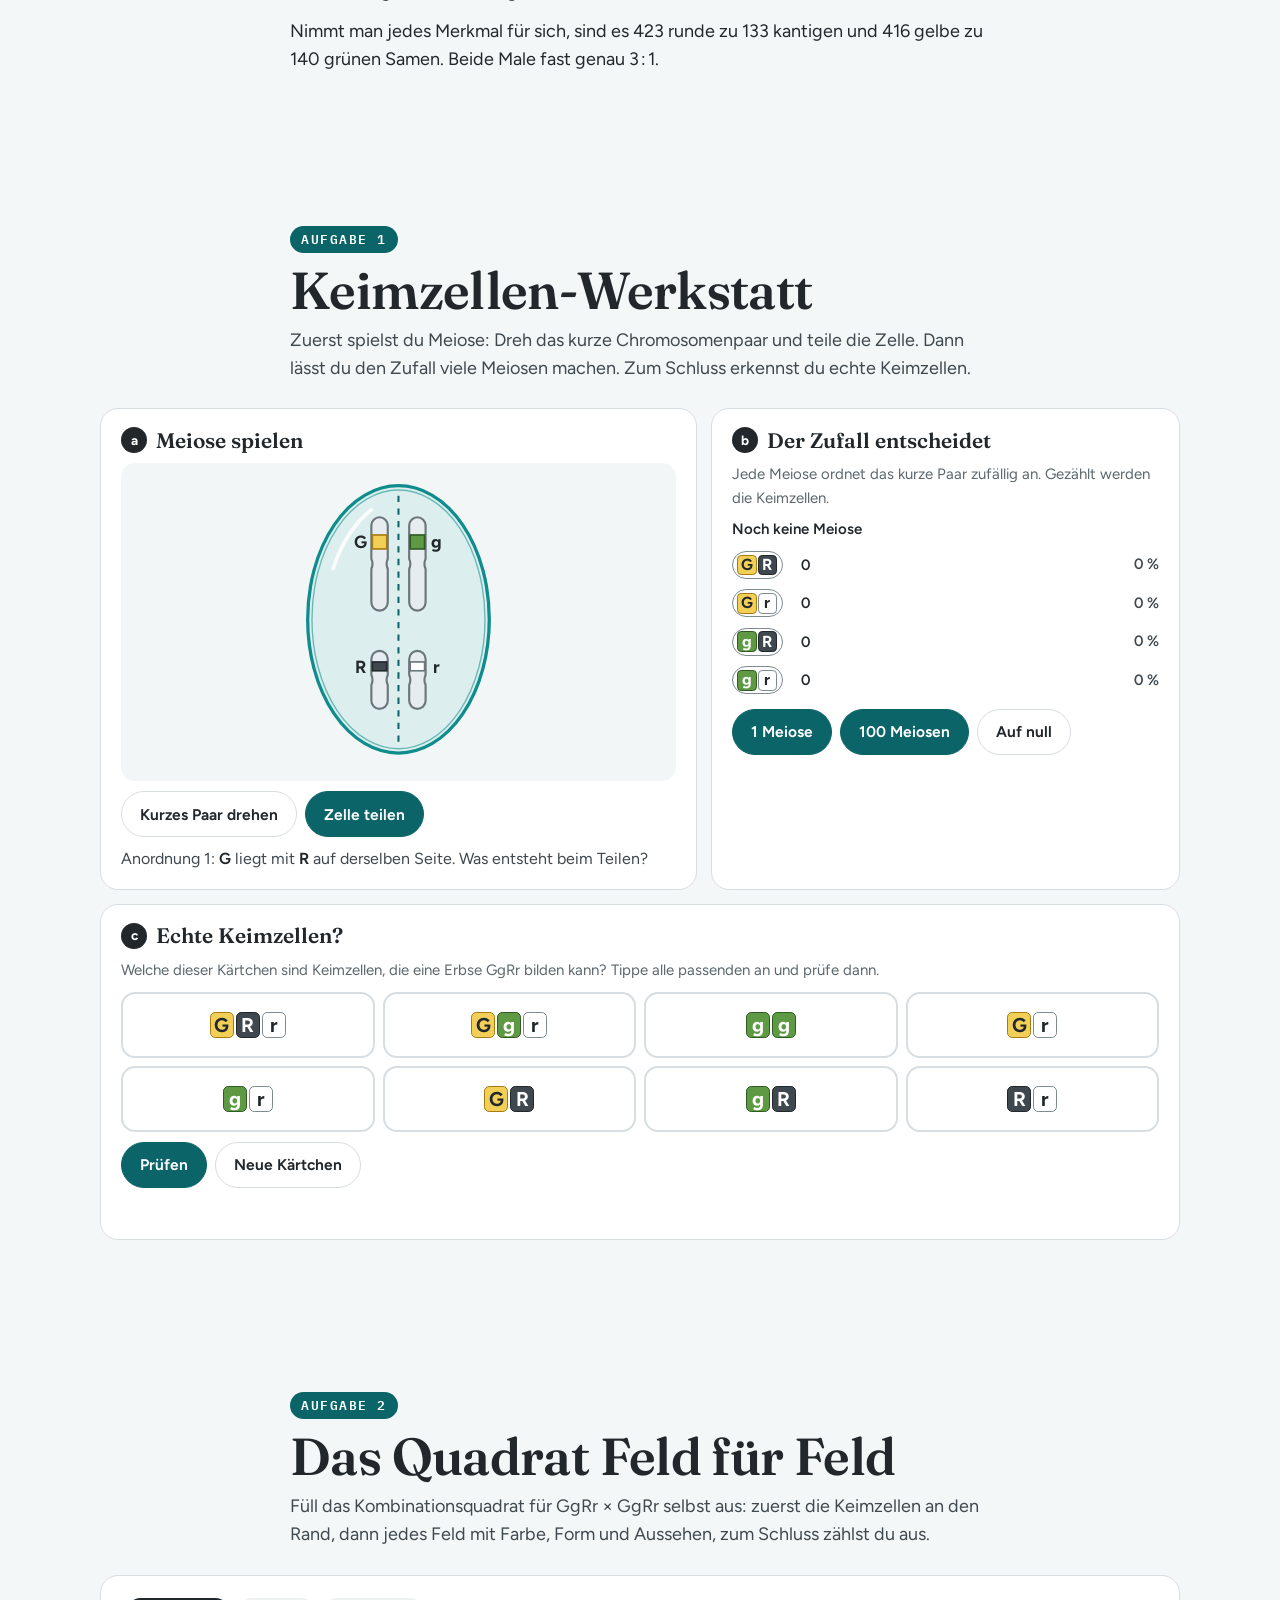
<file: dihybrider-erbgang/index.html>
<!doctype html><html lang="de"><meta charset="utf-8"><meta name="viewport" content="width=device-width, initial-scale=1, viewport-fit=cover"><meta name="description" content="Der dihybride Erbgang: Warum zwei Buchstaben in eine Keimzelle kommen, wie sich die Allele in der Meiose verteilen und wie man das Kombinationsquadrat mit 16 Feldern ausfüllt. Mit Meiose zum Umschalten, Quadrat-Trainer und Selbsttest."><style>body{margin:0}</style><title>Der dihybride Erbgang</title>
<link rel="stylesheet" href="../fonts/fonts.css">
<style>
/* Schülerfassung Der dihybride Erbgang: zuerst fürs Handy gebaut, am Computer breiter */
:root{
  --bg:#F4F7F8;--card:#FFFFFF;--cool:#EEF1F2;--warm:#FBF4E4;--line:#D7DDE0;--fig:#F3F6F7;
  --ink:#21272B;--sub:#3F484E;--muted:#5B676D;
  --teal:#0F8C8C;--teal-d:#0A6468;--teal-s:#DDF0EE;--blue:#2F5F96;--blue-s:#E3EAF2;
  --amber:#E8B33C;--amber-d:#A87A12;--amber-ink:#8A6410;--amber-s:#FBEFD2;--verm:#C8553D;--verm-d:#A8432F;
  --ok:#0A6468;--ok-s:#DDF0EE;--no:#A8432F;--no-s:#F8E4DE;
  --night:#12171A;
  --display:"Fraunces",Georgia,serif;--body:"Figtree","Segoe UI",system-ui,sans-serif;--mono:"IBM Plex Mono",ui-monospace,Consolas,monospace;
  --ease:cubic-bezier(.16,1,.3,1);--toc-h:50px;--maxw:1180px;
  color-scheme:light;
}
*{box-sizing:border-box}
html{background:var(--bg);scroll-padding-top:calc(var(--toc-h) + 8px)}
body{margin:0;background:var(--bg);color:var(--ink);font:400 17px/1.55 var(--body);-webkit-font-smoothing:antialiased;overflow-x:hidden}
h1,h2,h3,h4,p{margin:0}
h1,h2,h3{text-wrap:balance}
button{font:inherit;color:inherit}
svg text{font-family:var(--body)}
b,strong{font-weight:650}
.eyebrow{font:600 12.5px/1.2 var(--mono);letter-spacing:.12em;text-transform:uppercase;color:var(--teal-d)}
.topbar{position:fixed;left:0;top:0;right:0;height:3px;z-index:50;pointer-events:none}
.topbar i{display:block;height:100%;width:0;background:var(--teal)}

/* Kopf */
.hero{position:relative;min-height:100svh;display:grid;align-items:center;overflow:hidden;color:#EEF3F4;background:radial-gradient(120% 90% at 70% 10%,#1E2A2E 0%,var(--night) 62%)}
.hero-in{position:relative;width:100%;max-width:var(--maxw);margin:0 auto;padding:88px max(20px,env(safe-area-inset-right,0px)) 56px max(20px,env(safe-area-inset-left,0px));display:grid;gap:20px;justify-items:start}
.hero .eyebrow{color:#7FD0C8}
.hero h1{font:600 clamp(48px,11.5vw,128px)/.94 var(--display);letter-spacing:-.022em;color:#fff;max-width:12ch}
.hero .sub{font-size:clamp(18px,2.2vw,23px);max-width:36ch;color:#C9D6D9}
.goal{display:grid;gap:8px;max-width:640px;background:rgba(255,255,255,.07);border:1.5px solid rgba(127,208,200,.35);border-radius:16px;padding:14px 18px;-webkit-backdrop-filter:blur(6px);backdrop-filter:blur(6px);color:#fff}
.goal b{font:700 12px/1.2 var(--mono);letter-spacing:.12em;text-transform:uppercase;color:#7FD0C8}
.down{display:inline-flex;align-items:center;gap:8px;color:#fff;text-decoration:none;font-weight:600;border-radius:999px;padding:10px 18px;background:var(--teal)}
.down svg{width:18px;height:18px}
.down:focus-visible,.toc a:focus-visible,button:focus-visible,summary:focus-visible{outline:3px solid var(--amber);outline-offset:2px}

/* Ablauf im Kopf: Allele, Genotyp, Phänotyp */
.flow{display:flex;align-items:center;flex-wrap:wrap;gap:8px;font:600 16px/1.2 var(--body)}
.flow .f{display:inline-flex;align-items:center;gap:6px}
.flow .f svg{width:18px;height:18px}
.flow .ar{color:#8FA3A8;font-weight:400}

/* Inhaltsleiste */
.toc{position:sticky;top:0;z-index:40;height:var(--toc-h);display:flex;align-items:center;gap:6px;overflow-x:auto;padding:0 12px;background:rgba(244,247,248,.92);-webkit-backdrop-filter:blur(10px);backdrop-filter:blur(10px);border-bottom:1px solid var(--line);scrollbar-width:none}
.toc::-webkit-scrollbar{display:none}
.toc a{flex:none;color:var(--sub);text-decoration:none;font:600 14px/1 var(--body);padding:9px 12px;border-radius:999px;transition:background .3s,color .3s}
.toc a.t{color:var(--teal-d)}
.toc a.on{background:var(--ink);color:#fff}
@media (min-width:1180px){.toc{justify-content:center}}

/* Abschnitte */
.sec{padding:64px max(16px,env(safe-area-inset-right,0px)) 40px max(16px,env(safe-area-inset-left,0px));max-width:var(--maxw);margin:0 auto}
.sec-head{max-width:700px;margin:0 auto 26px;display:grid;gap:10px}
.sec h2{font:600 clamp(32px,6vw,52px)/1.04 var(--display);letter-spacing:-.012em}
.lead{font-size:18px;color:var(--sub)}
.small{font-size:15px;color:var(--muted)}
.note{max-width:700px;margin:18px auto 0;font-size:16.5px;color:var(--sub);background:var(--cool);border-radius:14px;padding:12px 16px}
.ask{font-weight:700;color:var(--teal-d)}
.ask.big{max-width:700px;margin:22px auto 0;padding:14px 18px;border-radius:14px;background:var(--teal-s);font-size:18px}
strong.ex{color:var(--teal-d)}strong.in{color:var(--blue)}


/* Aufgaben */
.task .eyebrow{display:inline-block;justify-self:start;background:var(--teal-d);color:#fff;border-radius:999px;padding:6px 11px}

.tasks{max-width:760px;margin:0 auto 18px;display:grid;gap:14px}
.tq{position:relative;background:var(--card);border:1px solid var(--line);border-radius:18px;padding:16px 16px 16px 58px;display:grid;gap:10px}
.tq .tn{position:absolute;left:16px;top:15px;display:grid;place-items:center;width:30px;height:30px;border-radius:50%;background:var(--teal-d);color:#fff;font:700 15px/1 var(--body)}
.tq h3{font:600 18.5px/1.35 var(--body)}
details{border-radius:12px;background:var(--cool)}
details summary{cursor:pointer;list-style:none;padding:10px 12px;font-weight:650;color:var(--teal-d);display:flex;align-items:center;gap:10px}
details summary::-webkit-details-marker{display:none}
details summary::before{content:"";flex:none;width:7px;height:7px;margin-left:2px;border-right:2.4px solid currentColor;border-bottom:2.4px solid currentColor;transform:rotate(-45deg);transition:transform .25s}
details[open] summary::before{transform:rotate(45deg)}
details p{padding:0 12px 12px;font-size:16px;color:var(--sub)}
details.ans{background:var(--warm)}
details.ans summary{color:var(--amber-ink)}

.opts{display:grid;gap:6px}
.opts button{text-align:left;border:1px solid var(--line);background:#fff;border-radius:12px;padding:10px 13px;cursor:pointer;font-size:16px}
.opts button.ok{border:2px solid var(--ok);background:var(--ok-s)}
.opts button.no{border:2px solid var(--no);background:var(--no-s)}
.opts button.ok::after{content:"  ✓";font-weight:700;color:var(--ok)}
.opts button.no::after{content:"  ✗";font-weight:700;color:var(--no)}


/* Hefteintrag */
.heftwrap{max-width:1080px;margin:0 auto;display:grid;gap:18px}
@media (min-width:960px){.heftwrap{grid-template-columns:minmax(0,1fr) minmax(0,1fr);align-items:start}}
.skz{margin:0;display:grid;gap:8px}
.skz canvas{width:100%;height:auto;aspect-ratio:1600/1100;display:block;background:#fff;border:1px solid var(--line);border-radius:14px}
.skz figcaption{font-size:14.5px;color:var(--muted)}
.heft{position:relative;width:100%;max-width:820px;margin:0 auto;--row:34px;background-color:#FFFEFA;background-image:repeating-linear-gradient(180deg,transparent 0 calc(var(--row) - 1px),#E3E9EE calc(var(--row) - 1px) var(--row));background-position:0 12px;border:1px solid var(--line);border-radius:14px;padding:12px 18px 14px 50px}
.heft::before{content:"";position:absolute;left:36px;top:0;bottom:0;border-left:2px solid #E9B9B0}
.heft h4{font:700 12px/var(--row) var(--mono);letter-spacing:.12em;text-transform:uppercase;color:var(--amber-ink)}
.heft h3{font:600 23px/var(--row) var(--display)}
.heft .pre{line-height:var(--row);font-size:16.5px}
.heft ol{margin:0;padding-left:22px;list-style:none;counter-reset:hf}
.heft li{counter-increment:hf;position:relative;line-height:var(--row);font-size:16.5px}
.heft li::before{content:counter(hf);position:absolute;left:-25px;top:7px;display:grid;place-items:center;width:20px;height:20px;border-radius:50%;background:var(--ink);color:#fff;font:700 11.5px/1 var(--body)}
.heft .mk{margin:0;font-weight:650;color:var(--amber-ink);line-height:var(--row);font-size:16.5px}

/* Selbsttest */
.quiz{max-width:760px;margin:0 auto;display:grid;gap:14px;counter-reset:qq}
.q{background:var(--card);border:1px solid var(--line);border-radius:18px;padding:16px 18px;display:grid;gap:10px;counter-increment:qq}
.q h3{font:600 19px/1.3 var(--body);display:flex;gap:10px}
.q h3::before{content:counter(qq);flex:none;display:grid;place-items:center;width:28px;height:28px;border-radius:50%;background:var(--teal-s);color:var(--teal-d);font-size:14px}
.q .opts button:disabled{cursor:default}
.q .why{font-size:15.5px;color:var(--sub);background:var(--cool);border-radius:12px;padding:9px 12px}
.q .why b{color:var(--ink)}
.q .why[hidden]{display:none}
.score{max-width:760px;margin:16px auto 0;font:600 20px/1.3 var(--display);text-align:center;min-height:1.3em}
.score:empty{margin:0;min-height:0}
#labQuiz,#sleepQuiz{margin-top:22px}

/* Wörter und Zahlen */
.words{display:grid;gap:12px;grid-template-columns:repeat(auto-fill,minmax(250px,1fr))}
.word{background:var(--card);border:1px solid var(--line);border-radius:16px;padding:14px 16px;display:grid;gap:6px;align-content:start}
.word b{font:600 23px/1.1 var(--display)}
.word .from{font:600 12.5px/1.35 var(--mono);color:var(--teal-d)}
.word p{font-size:15.5px;color:var(--sub)}
.facts-h{font:600 28px/1.1 var(--display);margin:44px 0 14px}
.facts{display:grid;gap:12px;grid-template-columns:repeat(auto-fill,minmax(220px,1fr))}
.fct{border-radius:16px;padding:16px;background:var(--ink);color:#E6EEF0;display:grid;gap:6px;align-content:start}
.fct b{font:600 30px/1.05 var(--display);color:#F3CB6E}
.fct p{font-size:15.5px}
.fct sup{font-size:.7em;line-height:0}
.foot{max-width:var(--maxw);margin:40px auto 0;padding:24px max(16px,env(safe-area-inset-right,0px)) 48px max(16px,env(safe-area-inset-left,0px));font-size:14px;color:var(--muted);border-top:1px solid var(--line)}

@media (prefers-reduced-motion:reduce){*{transition:none!important;animation:none!important}}

/* ===== Stunde Dihybrider Erbgang ===== */
/* Allele als Kärtchen, Keimzellen als Kapseln: Unterschied über Buchstabe und Helligkeit, nie nur über Farbe */
.al{display:inline-grid;place-items:center;box-sizing:border-box;min-width:1.2em;height:1.3em;padding:0 .14em;border-radius:.26em;border:.08em solid transparent;font:700 1em/1 var(--body)}
.al.dom.t-g{background:#F2D057;border-color:#A87A12;color:var(--ink)}.al.rec.t-g{background:#5E9A43;border-color:#2F5A22;color:#fff}
.al.dom.t-r{background:#3F484E;border-color:#21272B;color:#fff}.al.rec.t-r{background:#fff;border-color:#7D8A92;color:var(--ink)}
.gt{display:inline-flex;align-items:center;gap:.1em;vertical-align:middle}
.g4 .gsep{display:inline-block;width:.14em}
.gm{width:1.75em;height:1.75em;min-width:0;padding:0;border-radius:50%}
.gm2{display:inline-flex;align-items:center;gap:.08em;padding:.16em .28em;border-radius:999px;border:.08em solid #7D8A92;background:#fff;vertical-align:middle}
.ico{display:block;overflow:visible}
.cross{font:600 26px/1 var(--display);color:var(--sub)}
.nr{display:inline-grid;place-items:center;flex:none;width:26px;height:26px;border-radius:50%;background:var(--ink);color:#fff;font:700 13.5px/1 var(--body)}
.btn{min-height:46px;padding:0 18px;border:1px solid var(--line);background:#fff;border-radius:999px;font:650 15.5px/1 var(--body);cursor:pointer;color:var(--ink)}
.btn.solid{background:var(--teal-d);border-color:var(--teal-d);color:#fff}
.btn.ghost{background:transparent}
.btn:disabled{opacity:.45;cursor:default}
.btn[hidden]{display:none}

/* Kopf mit Doppelhelix: am Computer rechts neben dem Text, am Handy unten in eigenem Platz */
#helix{position:absolute;inset:0;width:100%;height:100%;display:block}
.hero h1{font-size:clamp(46px,10.5vw,112px);max-width:11ch}
.flow .f{gap:6px}
.flow .f .gt{font-size:17px}
.flow .fk{flex-wrap:wrap}
.flow .f .gm2{font-size:15px;border-color:#8FA3A8;background:rgba(255,255,255,.08)}
@media (min-width:900px){#helix{-webkit-mask-image:linear-gradient(90deg,transparent 46%,#000 70%);mask-image:linear-gradient(90deg,transparent 46%,#000 70%)}}
@media (max-width:899px){.hero-in{padding-bottom:200px}#helix{-webkit-mask-image:linear-gradient(0deg,#000 0,#000 150px,transparent 200px);mask-image:linear-gradient(0deg,#000 0,#000 150px,transparent 200px)}}

/* Text unter Abbildungen */
.txt{max-width:700px;margin:22px auto 0;display:grid;gap:12px}
.txt b{color:var(--teal-d)}
.note b{color:var(--ink)}
.lead b{color:var(--ink)}
.quote{max-width:760px;margin:20px auto 0;background:var(--warm);border-radius:16px;padding:16px 20px;display:grid;gap:8px}
.quote p{font:italic 500 18px/1.5 var(--display);color:var(--ink)}
.quote cite{font:600 12.5px/1.3 var(--mono);font-style:normal;letter-spacing:.06em;color:var(--amber-ink)}

/* Mendels Frage */
.pf{max-width:680px;margin:0 auto;background:var(--card);border:1px solid var(--line);border-radius:18px;padding:14px;display:grid;gap:12px}
@media (min-width:760px){.pf{padding:18px 22px}}
.pf-key{display:flex;flex-wrap:wrap;justify-content:center;gap:6px 22px;font-size:15.5px;color:var(--sub)}
.pf-key span{display:inline-flex;align-items:center;flex-wrap:wrap;gap:6px}
.pf-key b{color:var(--ink)}
.pf-key .al{font-size:15px}
.pf-row{display:grid;grid-template-columns:34px minmax(0,1fr) auto minmax(0,1fr);align-items:center;gap:8px}
.pf-l{font:600 21px/1 var(--display);color:var(--teal-d)}
.pf-p{display:grid;justify-items:center;gap:6px;background:var(--cool);border-radius:14px;padding:10px 6px}
.pf-p.wide{grid-column:2/-1}
.pf-p .pea{width:44px;height:44px}
.pf-p .gt{font-size:19px}
.pf-p small{font:600 13.5px/1.2 var(--body);color:var(--sub)}
.want{max-width:700px;margin:20px auto 0;display:flex;align-items:center;gap:14px;background:var(--warm);border-radius:16px;padding:14px 16px;font-size:16.5px}
.want .pea{width:44px;height:44px;flex:none}
.want b{color:var(--amber-ink)}

/* Warum zwei Buchstaben? */
.zb{max-width:760px;margin:0 auto;display:flex;align-items:center;justify-content:center;gap:8px}
.zb-f{margin:0;display:grid;justify-items:center;gap:6px;min-width:0}
.zb-f .cellf{width:min(240px,46vw);height:auto;aspect-ratio:220/160}
.zb-g .gamf{width:min(132px,26vw);height:auto;aspect-ratio:1}
.zb-f figcaption{display:flex;flex-wrap:wrap;align-items:center;justify-content:center;gap:4px 6px;font:600 14.5px/1.2 var(--body);color:var(--sub);text-align:center}
.zb-f figcaption .gt,.zb-f figcaption .gm2{font-size:15px}
.zb-a{display:grid;justify-items:center;gap:2px;flex:none;color:var(--teal-d);font:600 14px/1 var(--body)}
.zb-a svg{width:48px;height:18px}
.ck{max-width:900px;margin:22px auto 0;display:grid;gap:10px;grid-template-columns:repeat(2,minmax(0,1fr))}
@media (min-width:860px){.ck{grid-template-columns:repeat(4,minmax(0,1fr))}}
.ck-c{position:relative;border:2px solid;border-radius:14px;padding:12px 10px;display:grid;justify-items:center;align-content:start;gap:8px;text-align:center}
.ck-c.ok{background:var(--ok-s);border-color:var(--ok)}
.ck-c.no{background:var(--no-s);border-color:var(--no);border-style:dashed}
.ck-m{position:absolute;left:9px;top:7px;font:700 19px/1 var(--body)}
.ck-c.ok .ck-m{color:var(--ok)}.ck-c.no .ck-m{color:var(--no)}
.ck-c .gm2,.ck-c .gt{font-size:20px}
.ck-c p{font-size:14.5px;line-height:1.35;color:var(--sub)}
.ck-c p b{color:var(--ink)}

/* Scrollgeschichten: festes Bild, darüber laufende Karten */
.scrolly{position:relative}
.media{position:sticky;top:var(--toc-h);z-index:3;background:var(--bg)}
.mbox{position:relative;width:100%;background:var(--card);border:1px solid var(--line);border-radius:18px;overflow:hidden}
.mz-host .mz{display:block;width:100%;height:auto;aspect-ratio:440/252}
.mbar{display:flex;align-items:center;justify-content:space-between;gap:10px;min-height:46px;padding:7px 12px;border-top:1px solid var(--line)}
.mname{font:600 12px/1.25 var(--mono);letter-spacing:.08em;text-transform:uppercase;color:var(--teal-d)}
.mchips{display:flex;flex-wrap:wrap;justify-content:flex-end;gap:5px;font:600 14px/1.2 var(--body);color:var(--sub)}
.mchips .gm2,.mchips .gt{font-size:15px}
.cards{position:relative;z-index:1;padding:4svh 0 18svh}
.card{position:relative;max-width:560px;margin:0 auto 46svh;background:rgba(255,255,255,.97);border:1px solid var(--line);border-radius:18px;padding:16px 18px;box-shadow:0 10px 34px rgba(15,40,45,.12);display:grid;gap:10px;transition:opacity .45s}
.card:last-child{margin-bottom:6svh}
.card:not(.on){opacity:.5}
.card h3{font:600 22px/1.15 var(--display)}
.card p b{color:var(--teal-d)}
.fact{background:var(--warm);border-radius:10px;padding:9px 12px;font-size:15px}
.fact b{color:var(--amber-ink)!important}
@media (max-width:959px){
  .media{margin:0 calc(-1 * max(16px,env(safe-area-inset-right,0px))) 0 calc(-1 * max(16px,env(safe-area-inset-left,0px)));box-shadow:0 16px 16px -16px rgba(15,40,45,.28)}
  .mbox{border-radius:0;border-left:0;border-right:0}
}
@media (min-width:960px){
  body{font-size:18px}
  .sec{padding-block:96px 56px;padding-left:max(32px,env(safe-area-inset-left,0px));padding-right:max(32px,env(safe-area-inset-right,0px))}
  .scrolly{display:grid;grid-template-columns:minmax(0,1.18fr) minmax(0,.82fr);gap:52px;align-items:start}
  .media{top:calc(var(--toc-h) + 3vh);background:none}
  .cards{padding:26vh 0 30vh}
  .card{margin:0 0 52vh;max-width:none}
  .card:last-child{margin-bottom:0}
  .card h3{font-size:25px}
}

/* Meiose als bewegliches Bild: Lage der Chromosomen per JavaScript, alles andere über den Zustand data-s */
.mz .cz{transition:transform 1.5s var(--ease),opacity .7s}
.mz .cz text{transition:opacity .5s}
.mz .cz .lr,.mz .cz.sr .ll{opacity:0}
.mz .cz.sr .lr{opacity:1}
.mz .mz-gam,.mz .mz-arr,.mz .mz-lab,.mz .mz-sum,.mz .mz-eq{opacity:0;transition:opacity .8s}
.mz .mz-cell{transition:opacity .8s}
.mz[data-s="1"] .mz-eq,.mz[data-s="3"] .mz-eq{opacity:1}
.mz[data-s="2"] .mz-gam,.mz[data-s="4"] .mz-gam,.mz[data-s="2"] .mz-arr,.mz[data-s="4"] .mz-arr,.mz[data-s="2"] .mz-l1,.mz[data-s="4"] .mz-l2{opacity:1}
.mz[data-s="2"] .mz-cell,.mz[data-s="4"] .mz-cell{opacity:.28}
.mz[data-s="5"] .mz-cell,.mz[data-s="5"] .cz{opacity:0}
.mz[data-s="5"] .mz-sum{opacity:1}

/* Unabhängigkeitsregel */
.rule{max-width:760px;margin:34px auto 0;background:var(--ink);color:#E6EEF0;border-radius:18px;padding:18px 20px;display:grid;gap:10px}
.rule-n{font:600 12.5px/1.2 var(--mono);letter-spacing:.12em;text-transform:uppercase;color:#7FD0C8}
.rule h3{font:600 28px/1.1 var(--display);color:#fff}
.rule>p{font-size:17px;line-height:1.5}
.rule .quote{margin:4px 0 0;max-width:none;background:rgba(255,255,255,.07)}
.rule .quote p{color:#F3F6F7;font-size:17px}
.rule .quote cite{color:#F3CB6E}

/* Gabel */
.gb{max-width:900px;margin:0 auto;display:grid;gap:16px;align-items:center}
@media (min-width:760px){.gb{grid-template-columns:minmax(0,1.1fr) minmax(0,1fr)}}
.gb-f{margin:0;background:var(--card);border:1px solid var(--line);border-radius:18px;padding:14px}
.gb-f .fork{width:100%;height:auto;aspect-ratio:370/240}
.gb-s{margin:0;padding:0;list-style:none;counter-reset:gs;display:grid;gap:12px}
.gb-s li{counter-increment:gs;position:relative;padding-left:40px;font-size:17px;line-height:1.45}
.gb-s li::before{content:counter(gs);position:absolute;left:0;top:0;display:grid;place-items:center;width:28px;height:28px;border-radius:50%;background:var(--teal-d);color:#fff;font:700 14px/1 var(--body)}
.gb-s b{color:var(--teal-d)}

/* Kombinationsquadrat 4 × 4: oben ♂, links ♀ */
.q4{display:grid;grid-template-columns:50px repeat(4,minmax(0,1fr));gap:5px;width:100%}
.q0{position:relative;min-height:44px;border-radius:10px;background:linear-gradient(to top right,transparent calc(50% - 1px),#B9C4C9 calc(50% - 1px),#B9C4C9 calc(50% + 1px),transparent calc(50% + 1px))}
.q0 i{position:absolute;font:700 15px/1 var(--body);font-style:normal;color:var(--sub)}
.q0 .ma{right:5px;top:3px}.q0 .fe{left:5px;bottom:3px}
.qh,.qc{position:relative;display:grid;place-items:center;min-width:0;background:#fff;border-radius:10px;transition:box-shadow .5s,opacity .5s,border-color .3s}
.qh{min-height:44px;border:2.5px solid var(--ink)}
.qh .gm2{font-size:13px}
.qc{min-height:62px;padding:3px 1px;border:2px solid #B9C4C9}
.qc .pv{display:grid;justify-items:center;gap:3px}
.qc .pea{width:22px;height:22px}
.qc .gt{font-size:11px}
.pv{opacity:0;transform:translateY(-6px) scale(.92);transition:opacity .6s ease,transform .9s var(--ease)}
.on>.pv{opacity:1;transform:none;transition-delay:var(--d,0s)}
.qh.hi,.qc.hi{box-shadow:0 0 0 3px var(--amber)}
.q4.focus .qc:not(.match){opacity:.22}
.q4.focus .qc.match{box-shadow:0 0 0 3px var(--ink)}
.q4.focus .qc.match.hi{box-shadow:0 0 0 3px var(--ink),0 0 0 7px var(--amber)}
@media (min-width:600px){.q4{gap:6px;grid-template-columns:62px repeat(4,minmax(0,1fr))}.qh{min-height:52px}.qh .gm2{font-size:16px}.qc{min-height:80px}.qc .pea{width:28px;height:28px}.qc .gt{font-size:14px}}
.sqbox{padding:10px}
.qleg{display:grid;grid-template-columns:repeat(4,minmax(0,1fr));gap:6px;margin-top:10px;transition:opacity .5s}
.qleg.off{opacity:.3;pointer-events:none}
.qleg button{display:grid;justify-items:center;gap:3px;border:1px solid var(--line);background:#fff;border-radius:12px;padding:6px 3px;cursor:pointer;font:600 12.5px/1.15 var(--body);color:var(--sub);text-align:center}
.qleg button .pea{width:22px;height:22px}
.qleg button b{font:600 20px/1 var(--display);color:var(--ink)}
.qleg button[aria-pressed="true"]{border:2px solid var(--ink);box-shadow:0 0 0 3px var(--teal-s);color:var(--ink)}

/* Warum 9 : 3 : 3 : 1? Flächenmodell */
.am-w{max-width:900px;margin:0 auto;display:grid;gap:16px;align-items:center}
@media (min-width:760px){.am-w{grid-template-columns:minmax(0,.8fr) minmax(0,1.2fr)}}
.am-l{display:grid;gap:10px}
.am-b{background:var(--card);border:1px solid var(--line);border-radius:14px;padding:12px 14px;display:grid;gap:4px}
.am-b h3{font:600 12.5px/1.2 var(--mono);letter-spacing:.1em;text-transform:uppercase;color:var(--teal-d)}
.am-b p{font-size:18px}
.am{display:grid;grid-template-columns:56px 3fr 1fr;grid-template-rows:28px 216px 72px;gap:4px;width:100%;max-width:460px;justify-self:center}
.amh,.amv{display:grid;place-items:center;font:600 14px/1.15 var(--body);color:var(--sub);text-align:center}
.amf{display:grid;place-items:center;align-content:center;gap:3px;border:2px solid var(--line);border-radius:10px;text-align:center}
.amf .pea{width:24px;height:24px}
.amf b{font:600 18px/1 var(--display)}
.amf small{font-size:13px;color:var(--sub)}
.amf.a9{background:#FFF6D9}.amf.a9 .pea{width:44px;height:44px}.amf.a9 b{font-size:34px}
.amf.a3{background:#F4F7F0}.amf.a1{background:var(--cool)}

/* Mendels Zählung: ein Balken je Erbsensorte, Strich für den Erwartungswert */
.mc-w{max-width:760px;margin:0 auto;background:var(--card);border:1px solid var(--line);border-radius:18px;padding:14px 16px;display:grid;gap:10px}
.mc{width:100%;border-collapse:collapse}
.mc th,.mc td{padding:7px 4px;text-align:left;vertical-align:middle}
.mc thead th{font:600 11.5px/1.2 var(--mono);letter-spacing:.08em;text-transform:uppercase;color:var(--muted);border-bottom:1px solid var(--line)}
.mc thead th:last-child,.mc tbody td:last-child{width:64px;text-align:right}
.mc tbody td:last-child{font:600 15px/1 var(--body);color:var(--sub);font-variant-numeric:tabular-nums}
.mc tbody th{width:1%;white-space:nowrap;padding-right:10px;font:600 15px/1.2 var(--body)}
.mc tbody th .pea{display:inline-block;width:24px;height:24px;margin-right:7px;vertical-align:middle}
.mc tbody tr{cursor:pointer;outline:none;transition:background .2s}
.mc tbody tr:hover,.mc tbody tr:focus-visible,.mc tbody tr.sel{background:var(--cool)}
.mc tbody tr:focus-visible{box-shadow:inset 0 0 0 2px var(--amber)}
.mb{position:relative;display:block;height:28px;--f:0;--fe:0}
.mb i{position:absolute;left:0;top:5px;height:18px;width:calc((100% - 46px) * var(--f));background:var(--teal);border-radius:0 4px 4px 0;transition:width 1.1s var(--ease)}
.mb u{position:absolute;top:1px;height:26px;width:2px;left:calc((100% - 46px) * var(--fe) - 1px);background:var(--ink);box-shadow:0 0 0 2px #fff;opacity:0;transition:opacity .6s .8s}
.mb b{position:absolute;top:3px;left:calc((100% - 46px) * var(--f) + 9px);font:600 16px/22px var(--body);transition:left 1.1s var(--ease)}
.mc.go .mb u{opacity:1}
@media (max-width:520px){.mc-w{padding:12px 12px}.mc tbody th{font-size:13.5px;padding-right:6px}.mc tbody th .pea{width:20px;height:20px;margin-right:5px}.mc thead th:last-child,.mc tbody td:last-child{width:46px}.mc thead th{font-size:10.5px;letter-spacing:.04em}}
.mc-key{display:flex;flex-wrap:wrap;align-items:center;gap:6px 8px;font-size:14px;color:var(--muted)}
.mk-bar{display:inline-block;width:22px;height:12px;border-radius:0 3px 3px 0;background:var(--teal)}
.mk-tick{display:inline-block;width:2px;height:18px;background:var(--ink);margin-left:12px}
.mc-read{font-size:15.5px;color:var(--sub);min-height:1.5em}
.mc-read b{color:var(--ink)}

/* Aufgabe 1: Keimzellen-Werkstatt */
.kw{max-width:1080px;margin:0 auto;display:grid;gap:14px}
@media (min-width:900px){.kw{grid-template-columns:minmax(0,1.12fr) minmax(0,.88fr)}.kw-e{grid-column:1/-1}}
.kw-l,.kw-r,.kw-e{background:var(--card);border:1px solid var(--line);border-radius:18px;padding:14px;display:grid;gap:10px;align-content:start}
@media (min-width:760px){.kw-l,.kw-r,.kw-e{padding:18px 20px}}
.kw-h{display:flex;align-items:center;gap:9px;font:600 21px/1.2 var(--display)}
.kw-fig{background:var(--fig);border-radius:14px}
.kw-fig .mz{display:block;width:100%;height:auto;aspect-ratio:440/252}
.kw-b{display:flex;flex-wrap:wrap;gap:8px}
.kw-msg,.kc-msg,.ke-msg{font-size:16px;line-height:1.45;min-height:1.45em;color:var(--sub)}
.kw-msg b,.kc-msg b,.ke-msg b{color:var(--ink)}
.kw-msg .gm2,.kc-msg .gm2{font-size:15px}
.ke-msg.ok b{color:var(--ok)}.ke-msg.no b{color:var(--no)}
.kc{width:100%;border-collapse:collapse}
.kc-cap{caption-side:top;text-align:left;padding-bottom:6px;font:600 15px/1.3 var(--body);color:var(--ink)}
.kc th{width:1%;padding:5px 10px 5px 0}
.kc th .gm2{font-size:16px}
.kc td{padding:5px 0}
.kc .kp{width:62px;text-align:right;font:600 15px/1 var(--body);color:var(--sub);font-variant-numeric:tabular-nums}
.kb{position:relative;display:block;height:26px;--f:0}
.kb i{position:absolute;left:0;top:4px;height:18px;width:calc((100% - 46px) * var(--f));background:var(--teal);border-radius:0 4px 4px 0;transition:width .6s var(--ease)}
.kb b{position:absolute;top:2px;left:calc((100% - 46px) * var(--f) + 8px);font:600 15px/22px var(--body);font-variant-numeric:tabular-nums;transition:left .6s var(--ease)}
.ke{display:grid;grid-template-columns:repeat(4,minmax(0,1fr));gap:8px}
@media (max-width:560px){.ke{grid-template-columns:repeat(2,minmax(0,1fr))}}
.ke button{position:relative;min-height:66px;border:2px solid var(--line);background:#fff;border-radius:14px;display:grid;justify-items:center;align-content:center;gap:5px;padding:8px 6px;cursor:pointer;font:inherit;color:inherit}
.ke button .gt{font-size:20px}
.ke button small{font:600 12.5px/1.25 var(--body);color:var(--sub);text-align:center}
.ke button small:empty{display:none}
.ke button[aria-pressed="true"]{border-color:var(--ink);box-shadow:0 0 0 3px var(--teal-s)}
.ke button[aria-pressed="true"]::before{content:"✓";position:absolute;left:7px;top:6px;display:grid;place-items:center;width:20px;height:20px;border-radius:50%;background:var(--ink);color:#fff;font:700 12px/1 var(--body)}
.ke button.good{border-color:var(--ok);background:var(--ok-s)}
.ke button.bad{border-color:var(--no);border-style:dashed;background:var(--no-s)}
.ke button.miss{border-color:var(--no);border-style:dashed}
.ke button:disabled{cursor:default;opacity:1}
.ke button:disabled::before{display:none}

/* Aufgabe 2: Quadrat-Trainer */
.qtr{max-width:1080px;margin:0 auto;background:var(--card);border:1px solid var(--line);border-radius:18px;padding:14px;display:grid;gap:14px}
@media (min-width:760px){.qtr{padding:22px 24px}}
.xr-steps{list-style:none;margin:0;padding:0;display:flex;flex-wrap:wrap;gap:5px;counter-reset:xs}
.xr-steps li{counter-increment:xs;display:inline-flex;align-items:center;gap:6px;padding:5px 11px 5px 5px;border-radius:999px;background:var(--cool);color:var(--muted);font:600 13px/1.2 var(--body)}
.xr-steps li::before{content:counter(xs);display:grid;place-items:center;width:22px;height:22px;border-radius:50%;background:#fff;color:var(--sub);font-size:12px}
.xr-steps li.cur{background:var(--ink);color:#fff}.xr-steps li.cur::before{color:var(--ink)}
.xr-steps li.done{background:var(--teal-s);color:var(--teal-d)}.xr-steps li.done::before{content:"✓";background:var(--teal-d);color:#fff}
.xr-task{font:600 17px/1.4 var(--body);background:#F6DE9C;color:#3B2A05;border-radius:12px;padding:10px 14px}
.xr-bar{display:flex;flex-wrap:wrap;gap:8px}
.xr-msg{font-size:16.5px;line-height:1.45;min-height:1.45em}
.xr-msg b{font-weight:700}
.xr-msg.ok b{color:var(--ok)}.xr-msg.no b{color:var(--no)}
.xr-msg .gm2,.xr-msg .gt{font-size:15px}
.qt-main{display:grid;gap:14px;align-items:start}
@media (min-width:960px){.qt-main{grid-template-columns:minmax(0,1.2fr) minmax(0,.8fr)}}
.qt-q button{font:inherit;color:inherit;cursor:pointer}
.qt-q button:disabled{cursor:default}
.qt-q .qh.emp{border-style:dashed}
.qt-q .qc.emp{border-style:dashed;background:#FBFCFC}
.qt-q .qm{font:600 16px/1 var(--body);color:var(--muted)}
.qt-q .qc:disabled .qm{opacity:.35}
.qt-q .qc.cur{border:2.5px solid var(--ink);box-shadow:0 0 0 3px var(--amber)}
.qt-q .bad{border:2.5px solid var(--no)!important;border-style:dashed!important;background:var(--no-s)}
.qt-q .good{border-color:var(--ok)!important}
.qt-side{display:grid;gap:12px;align-content:start}
.qt-ed,.qt-cnt{display:grid;gap:10px;background:var(--cool);border-radius:14px;padding:12px}
.qt-ed[hidden],.qt-cnt[hidden]{display:none}
.ed-h{font:600 15px/1.35 var(--body);color:var(--sub)}
.ed-x{display:flex;flex-wrap:wrap;align-items:center;gap:6px 10px;font:600 15px/1.2 var(--body);color:var(--sub)}
.ed-x span{display:inline-flex;align-items:center;gap:6px}
.ed-x .gm2{font-size:18px}
.ed-g{display:grid;gap:6px}
.ed-l{font:600 12px/1.2 var(--mono);letter-spacing:.08em;text-transform:uppercase;color:var(--teal-d)}
.ed-o{display:flex;flex-wrap:wrap;gap:6px}
.ed-o button{position:relative;min-height:44px;min-width:62px;padding:4px 10px;border:1px solid var(--line);background:#fff;border-radius:12px;display:inline-flex;align-items:center;justify-content:center;gap:6px;cursor:pointer;font:600 14px/1.15 var(--body);color:var(--ink)}
.ed-o button .gt{font-size:17px}
.ed-o button .pea{width:24px;height:24px;flex:none}
.ed-o.peas{display:grid;grid-template-columns:repeat(2,minmax(0,1fr))}
.ed-o.peas button{justify-content:flex-start}
.ed-o button[aria-pressed="true"]{border:2px solid var(--ink);box-shadow:0 0 0 3px #fff}
.ed-o button.bad{border:2.5px dashed var(--no);background:var(--no-s)}
.cn-h{font:600 15px/1.35 var(--body);color:var(--sub)}
.cn-r{display:grid;grid-template-columns:minmax(0,1fr) auto;align-items:center;gap:8px;border-radius:12px;padding:2px}
.cn-k{display:inline-flex;align-items:center;gap:8px;justify-self:start;min-height:44px;border:1px solid var(--line);background:#fff;border-radius:12px;padding:5px 10px;cursor:pointer;font:600 14.5px/1.15 var(--body);color:var(--ink)}
.cn-k .pea{width:24px;height:24px;flex:none}
.cn-k[aria-pressed="true"]{border:2px solid var(--ink);box-shadow:0 0 0 3px #fff}
.cn-s{display:inline-flex;align-items:center;gap:4px}
.cn-s button{width:42px;height:42px;border-radius:50%;border:1px solid var(--line);background:#fff;font:700 20px/1 var(--body);cursor:pointer;color:var(--ink)}
.cn-s button:disabled{opacity:.4;cursor:default}
.cn-s output{min-width:36px;text-align:center;font:600 22px/1 var(--display)}
.cn-r.bad{background:var(--no-s);outline:2px dashed var(--no);outline-offset:-2px}
.cn-r.bad output{color:var(--no)}
.cn-r.good{background:var(--ok-s)}

/* Hefteintrag mit Skizze zum Abzeichnen */
.skz .sketch{width:100%;height:auto;display:block;background:#fff;border:1px solid var(--line);border-radius:14px}
.heft .pre{margin:0}
.heft .hn{display:inline-grid;place-items:center;width:20px;height:20px;border-radius:50%;background:var(--ink);color:#fff;font:700 11.5px/1 var(--body);vertical-align:2px}
</style>
<div class="topbar" aria-hidden="true"><i id="progress"></i></div>

<header class="hero" id="top">
  <canvas id="helix" aria-hidden="true"></canvas>
  <div class="hero-in">
    <span class="eyebrow">Biologie · Genetik</span>
    <h1>Der dihybride Erbgang</h1>
    <p class="sub">Zwei Merkmale auf einmal: Farbe und Form der Erbsensamen. Hier erfährst du, warum in jeder Keimzelle plötzlich zwei Buchstaben stehen, wie sie sich verteilen und wie du das Kombinationsquadrat mit 16 Feldern sicher ausfüllst.</p>
    <p class="flow" aria-label="Eine Erbse GgRr bildet vier Sorten Keimzellen: GR, Gr, gR und gr">
      <span class="f"><i class="fx" data-fx="gt:GgRr"></i></span><span class="ar" aria-hidden="true">→</span>
      <span class="f fk"><i class="fx" data-fx="gm:GR"></i><i class="fx" data-fx="gm:Gr"></i><i class="fx" data-fx="gm:gR"></i><i class="fx" data-fx="gm:gr"></i></span>
    </p>
    <p class="goal"><b>Danach kannst du</b><span>für einen dihybriden Erbgang die Keimzellen bilden, das Kombinationsquadrat richtig ausfüllen und das Verhältnis 9 : 3 : 3 : 1 begründen.</span></p>
    <a class="down" href="#frage">Los geht’s <svg viewBox="0 0 24 24" aria-hidden="true"><path d="M12 5v14M6 13l6 6 6-6" fill="none" stroke="currentColor" stroke-width="2.2" stroke-linecap="round" stroke-linejoin="round"/></svg></a>
  </div>
</header>

<nav class="toc" id="toc" aria-label="Inhalt">
  <a href="#frage">Die Frage</a><a href="#zwei">Zwei Buchstaben</a><a href="#meiose">Meiose</a><a href="#gabel">Gabel</a><a href="#quadrat">16 Felder</a><a href="#warum">9 : 3 : 3 : 1</a><a href="#zaehlung">Mendels Zählung</a><a href="#werkstatt" class="t">Aufgabe 1</a><a href="#trainer" class="t">Aufgabe 2</a><a href="#heft">Hefteintrag</a><a href="#test" class="t">Selbsttest</a><a href="#woerter">Wörter</a>
</nav>

<main>

<section class="sec" id="frage">
  <div class="sec-head"><span class="eyebrow">Mendels Frage</span><h2>Zwei Merkmale auf einmal</h2>
    <p class="lead">Bisher ging es immer um ein einziges Merkmal. Mendel wollte wissen, was geschieht, wenn sich die Eltern in zwei Merkmalen unterscheiden: Werden die beiden gemeinsam vererbt oder jedes für sich?</p></div>
  <div class="pf">
    <p class="pf-key"><span><b>Samenfarbe</b> gelb <i class="fx" data-fx="ch:G"></i> dominant über grün <i class="fx" data-fx="ch:g"></i></span><span><b>Samenform</b> rund <i class="fx" data-fx="ch:R"></i> dominant über kantig <i class="fx" data-fx="ch:r"></i></span></p>
    <div class="pf-row"><span class="pf-l">P</span>
      <span class="pf-p"><i class="fx" data-fx="p2:dd"></i><i class="fx" data-fx="gt:GGRR"></i><small>gelb, rund</small></span>
      <span class="cross">×</span>
      <span class="pf-p"><i class="fx" data-fx="p2:rr"></i><i class="fx" data-fx="gt:ggrr"></i><small>grün, kantig</small></span></div>
    <div class="pf-row"><span class="pf-l">F1</span>
      <span class="pf-p wide"><i class="fx" data-fx="p2:dd"></i><i class="fx" data-fx="gt:GgRr"></i><small>alle gelb, rund</small></span></div>
  </div>
  <div class="txt">
    <p>Die gelb-runde Sorte <b>GGRR</b> kann nur G und R weitergeben, die grün-kantige <b>ggrr</b> nur g und r. Alle Nachkommen der F1 sind deshalb GgRr und haben gelbe, runde Samen. Die Uniformitätsregel gilt also auch für zwei Merkmale.</p>
    <p>Spannend wird es in der nächsten Generation. Bleiben gelb und rund dort immer beisammen wie bei den Eltern? Oder tauchen auch gelbe kantige und grüne runde Samen auf?</p>
  </div>
  <p class="want"><i class="fx" data-fx="p2:dr"></i><span><b>Ein Züchter fragt:</b> Ich suche eine Sorte mit gelben, kantigen Samen, die reinerbig ist. Kann ich sie aus diesen beiden Sorten bekommen?</span></p>
</section>

<section class="sec" id="zwei">
  <div class="sec-head"><span class="eyebrow">Keimzellen</span><h2>Warum zwei Buchstaben?</h2>
    <p class="lead">Bei einem Merkmal stand in jeder Keimzelle ein Buchstabe. Jetzt sind es zwei. Der Grund steckt in den Chromosomen.</p></div>
  <div class="zb">
    <figure class="zb-f"><i class="fx" data-fx="body"></i><figcaption>Körperzelle der F1 <i class="fx" data-fx="gt:GgRr"></i></figcaption></figure>
    <span class="zb-a"><b>Meiose</b><svg viewBox="0 0 60 20" aria-hidden="true"><path d="M2 10H52M44 3l9 7-9 7" fill="none" stroke="currentColor" stroke-width="2.6" stroke-linecap="round" stroke-linejoin="round"/></svg></span>
    <figure class="zb-f zb-g"><i class="fx" data-fx="gam:GR"></i><figcaption>Keimzelle <i class="fx" data-fx="gm:GR"></i></figcaption></figure>
  </div>
  <div class="txt">
    <p>Die Gene für Samenfarbe und Samenform liegen auf zwei <b>verschiedenen Chromosomen</b>, hier lang und kurz gezeichnet. Der farbige Streifen markiert den Genort, der Buchstabe daneben das Allel. Eine Körperzelle hat jedes Chromosom zweimal, eines von der Mutter und eines vom Vater. Deshalb trägt sie von jedem Gen zwei Allele: GgRr.</p>
    <p>In der Meiose bekommt jede Keimzelle von jedem Chromosomenpaar genau <b>ein</b> Chromosom, also von jedem Gen genau ein Allel. Zwei Gene ergeben zwei Buchstaben: einen für die Farbe und einen für die Form.</p>
  </div>
  <div class="ck">
    <div class="ck-c ok"><span class="ck-m" aria-hidden="true">✓</span><i class="fx" data-fx="gm:GR"></i><p><b>Keimzelle.</b> Ein Buchstabe für die Farbe, einer für die Form.</p></div>
    <div class="ck-c ok"><span class="ck-m" aria-hidden="true">✓</span><i class="fx" data-fx="gm:gr"></i><p><b>Keimzelle.</b> Auch rezessive Allele werden weitergegeben.</p></div>
    <div class="ck-c no"><span class="ck-m" aria-hidden="true">✗</span><i class="fx" data-fx="gt:Gg"></i><p><b>Falsch.</b> Zwei Buchstaben für die Farbe, keiner für die Form.</p></div>
    <div class="ck-c no"><span class="ck-m" aria-hidden="true">✗</span><i class="fx" data-fx="gt:GgRr"></i><p><b>Falsch.</b> Vier Buchstaben: Das ist eine Körperzelle.</p></div>
  </div>
  <p class="note">Die Erbse hat sieben Chromosomenpaare. Gezeichnet sind nur die zwei, auf denen die beiden Gene liegen.</p>
</section>

<section class="sec" id="meiose">
  <div class="sec-head"><span class="eyebrow">Meiose</span><h2>Wie verteilen sich die Allele?</h2>
    <p class="lead">Scroll langsam weiter. Die Abbildung zeigt eine Zelle der F1-Pflanze GgRr, aus der Keimzellen entstehen.</p></div>
  <div class="scrolly" data-scrolly="mz">
    <div class="media"><div class="mbox">
      <div class="mz-host" id="mzStory"></div>
      <div class="mbar"><span class="mname" id="mzName">Körperzelle</span><span class="mchips" id="mzChips"></span></div>
    </div></div>
    <div class="cards">
      <article class="card"><h3>Zwei Paare in einer Zelle</h3><p>Die Zelle ist GgRr. Das lange Chromosomenpaar trägt das Gen für die Samenfarbe, das kurze das Gen für die Samenform. Von jedem Paar stammt ein Chromosom von der Mutter, eines vom Vater.</p></article>
      <article class="card"><h3>Anordnung in der Zellmitte</h3><p>In der Meiose legen sich die beiden Chromosomen jedes Paares nebeneinander und ordnen sich in der Zellmitte an: eines links, eines rechts. Hier liegen <b>G und R</b> auf derselben Seite.</p></article>
      <article class="card"><h3>Teilung</h3><p>Die Zelle teilt sich. Jede Keimzelle bekommt von jedem Paar ein Chromosom. Aus dieser Anordnung entstehen Keimzellen <b>GR</b> und <b>gr</b>.</p></article>
      <article class="card"><h3>Andersherum geht es auch</h3><p>In einer anderen Zelle ordnet sich das kurze Paar andersherum an. Dann liegen <b>G und r</b> auf derselben Seite. Welche Anordnung es wird, entscheidet der Zufall, und zwar für jedes Paar unabhängig vom anderen.</p></article>
      <article class="card"><h3>Die anderen zwei Sorten</h3><p>Aus der zweiten Anordnung entstehen Keimzellen <b>Gr</b> und <b>gR</b>.</p></article>
      <article class="card"><h3>Vier Sorten, je ¼</h3><p>Beide Anordnungen kommen gleich oft vor. Eine Pflanze GgRr bildet deshalb vier Sorten Keimzellen in gleicher Zahl: GR, Gr, gR und gr, jede zu einem Viertel.</p>
        <p class="fact"><b>Vereinfacht gezeichnet:</b> Vor der Meiose wird jedes Chromosom verdoppelt, und die Meiose besteht aus zwei Teilungen. An der Verteilung der Allele ändert das nichts.</p></article>
    </div>
  </div>
  <article class="rule">
    <span class="rule-n">3. mendelsche Regel</span>
    <h3>Unabhängigkeitsregel</h3>
    <p>Die Allele verschiedener Gene werden unabhängig voneinander auf die Keimzellen verteilt und bei der Befruchtung neu kombiniert. Das gilt für Gene, die auf verschiedenen Chromosomen liegen.</p>
    <blockquote class="quote"><p>„Damit ist zugleich erwiesen, dass das Verhalten je zweier differirender Merkmale in hybrider Verbindung unabhängig ist von den anderweitigen Unterschieden an den beiden Stammpflanzen.“</p><cite>Gregor Mendel, Versuche über Pflanzen-Hybriden, 1866</cite></blockquote>
  </article>
</section>

<section class="sec" id="gabel">
  <div class="sec-head"><span class="eyebrow">Merkregel</span><h2>Keimzellen finden: die Gabel</h2>
    <p class="lead">Du musst nicht jedes Mal eine Meiose zeichnen. Für die Keimzellen einer Erbse GgRr genügt eine Gabel.</p></div>
  <div class="gb">
    <figure class="gb-f"><i class="fx" data-fx="fork"></i></figure>
    <ol class="gb-s">
      <li>Schreib die beiden Allele für die <b>Farbe</b> untereinander: G und g.</li>
      <li>Verbinde jedes davon mit beiden Allelen für die <b>Form</b>, R und r.</li>
      <li>Lies die Wege ab: <b>GR, Gr, gR, gr</b>. Das sind 2 × 2 = 4 Sorten.</li>
    </ol>
  </div>
  <p class="note"><b>Kontrolle:</b> In jeder Keimzelle steht genau ein Buchstabe für die Farbe und genau einer für die Form. Steht ein Gen doppelt oder fehlt eines, stimmt etwas nicht. Wer gern rechnet, multipliziert aus wie in Mathematik: (G + g) · (R + r) = GR + Gr + gR + gr.</p>
</section>

<section class="sec" id="quadrat">
  <div class="sec-head"><span class="eyebrow">Kombinationsquadrat</span><h2>16 Felder, Schritt für Schritt</h2>
    <p class="lead">Jetzt bestäuben sich die Pflanzen der F1 selbst, GgRr × GgRr. Scroll weiter und schau zu, wie das Quadrat entsteht.</p></div>
  <div class="scrolly" data-scrolly="sq">
    <div class="media"><div class="mbox sqbox">
      <div class="q4 sq" id="sqStory" data-fx="sq4"></div>
      <div class="qleg" id="sqLeg" role="group" aria-label="Felder einer Erbsensorte hervorheben">
        <button type="button" data-k="dd"><i class="fx" data-fx="p2:dd"></i><span>gelb, rund</span><b>9</b></button>
        <button type="button" data-k="dr"><i class="fx" data-fx="p2:dr"></i><span>gelb, kantig</span><b>3</b></button>
        <button type="button" data-k="rd"><i class="fx" data-fx="p2:rd"></i><span>grün, rund</span><b>3</b></button>
        <button type="button" data-k="rr"><i class="fx" data-fx="p2:rr"></i><span>grün, kantig</span><b>1</b></button>
      </div>
    </div></div>
    <div class="cards">
      <article class="card"><h3>Der Rand</h3><p>Oben stehen die vier Sorten Keimzellen des Vaters ♂, die der Pollen bringt. Links stehen die vier Sorten der Mutter ♀, die Eizellen. Weil sich die Pflanze selbst bestäubt, sind es oben und links dieselben vier. Jede Sorte kommt zu einem Viertel vor.</p></article>
      <article class="card"><h3>Das erste Feld</h3><p>In jedem Feld treffen sich die Keimzelle von oben und die von links. Oben links sind das GR und GR. Sortiere die Buchstaben: <b>Farbe zu Farbe</b>, G und G ergibt GG. <b>Form zu Form</b>, R und R ergibt RR. Der Nachkomme ist GGRR, gelb und rund.</p></article>
      <article class="card"><h3>Ein zweites Feld</h3><p>Von links kommt Gr, von oben gR. Farbe: G und g, also Gg. Form: r und R. Der <b>Großbuchstabe kommt zuerst</b>, also Rr. Der Nachkomme ist GgRr, wieder gelb und rund, aber in beiden Genen mischerbig.</p></article>
      <article class="card"><h3>Alle 16 Felder</h3><p>So geht es mit jedem Feld. Alle 16 Felder sind gleich wahrscheinlich, denn jede Keimzelle von oben trifft jede von links gleich oft. Zähl nach: Es entstehen <b>9 verschiedene Genotypen</b>.</p></article>
      <article class="card"><h3>Zählen</h3><p>Tippe unter dem Quadrat auf eine Erbsensorte, dann leuchten ihre Felder auf. Gelb-rund steht in 9 Feldern, gelb-kantig und grün-rund in je 3, grün-kantig in einem: <b>9 : 3 : 3 : 1</b>.</p></article>
      <article class="card"><h3>Neue Kombinationen</h3><p>Gelb-kantig und grün-rund gab es bei den Eltern nicht. Die Allele der beiden Gene werden neu kombiniert. Die Antwort an den Züchter lautet also: Ja. Unter den drei gelb-kantigen Feldern ist eines reinerbig, <b>GGrr</b>. Ansehen kann man es einem Samen nicht, das verrät erst eine Rückkreuzung.</p></article>
    </div>
  </div>
</section>

<section class="sec" id="warum">
  <div class="sec-head"><span class="eyebrow">Begründung</span><h2>Warum 9 : 3 : 3 : 1?</h2>
    <p class="lead">Schau dir jedes Merkmal zuerst für sich an.</p></div>
  <div class="am-w">
    <div class="am-l">
      <div class="am-b"><h3>Farbe allein</h3><p><b>12</b> gelb : <b>4</b> grün = <b>3 : 1</b></p></div>
      <div class="am-b"><h3>Form allein</h3><p><b>12</b> rund : <b>4</b> kantig = <b>3 : 1</b></p></div>
    </div>
    <div class="am" role="img" aria-label="Flächenmodell: gelb drei Viertel, grün ein Viertel, rund drei Viertel, kantig ein Viertel. Gelb und rund 9 von 16, gelb und kantig 3 von 16, grün und rund 3 von 16, grün und kantig 1 von 16.">
      <span></span><span class="amh">rund ¾</span><span class="amh">kantig ¼</span>
      <span class="amv">gelb ¾</span>
      <span class="amf a9"><i class="fx" data-fx="p2:dd"></i><b>9/16</b><small>¾ · ¾</small></span>
      <span class="amf a3"><i class="fx" data-fx="p2:dr"></i><b>3/16</b><small>¾ · ¼</small></span>
      <span class="amv">grün ¼</span>
      <span class="amf a3"><i class="fx" data-fx="p2:rd"></i><b>3/16</b><small>¼ · ¾</small></span>
      <span class="amf a1"><i class="fx" data-fx="p2:rr"></i><b>1/16</b><small>¼ · ¼</small></span>
    </div>
  </div>
  <div class="txt">
    <p>Gelb steht in 12 der 16 Felder, grün in 4. Das sind 12 : 4 = 3 : 1, genau wie bei einem Merkmal allein. Für rund und kantig gilt dasselbe. Jedes Merkmal folgt also für sich der Spaltungsregel.</p>
    <p>Weil die beiden Gene unabhängig verteilt werden, darf man die Anteile <b>multiplizieren</b>: Gelb und rund kommt mit ¾ · ¾ = 9/16 vor, gelb und kantig mit ¾ · ¼ = 3/16, grün und rund ebenso mit 3/16, grün und kantig mit ¼ · ¼ = 1/16. Zwei unabhängige 3 : 1 ergeben zusammen 9 : 3 : 3 : 1.</p>
  </div>
</section>

<section class="sec" id="zaehlung">
  <div class="sec-head"><span class="eyebrow">Mendels Versuch</span><h2>Mendels Zählung</h2>
    <p class="lead">Mendel kreuzte eine gelb-runde mit einer grün-kantigen Sorte. Die 15 Mischlinge der F1 bestäubten sich selbst und lieferten 556 Samen.</p></div>
  <div class="mc-w">
    <table class="mc" id="mc">
      <thead><tr><th scope="col">Samen</th><th scope="col">Mendel zählte</th><th scope="col">erwartet</th></tr></thead>
      <tbody>
        <tr tabindex="0" data-n="315" data-e="312.75"><th scope="row"><i class="fx" data-fx="p2:dd"></i>gelb, rund</th><td><span class="mb"><i></i><u></u><b>315</b></span></td><td>313</td></tr>
        <tr tabindex="0" data-n="101" data-e="104.25"><th scope="row"><i class="fx" data-fx="p2:dr"></i>gelb, kantig</th><td><span class="mb"><i></i><u></u><b>101</b></span></td><td>104</td></tr>
        <tr tabindex="0" data-n="108" data-e="104.25"><th scope="row"><i class="fx" data-fx="p2:rd"></i>grün, rund</th><td><span class="mb"><i></i><u></u><b>108</b></span></td><td>104</td></tr>
        <tr tabindex="0" data-n="32" data-e="34.75"><th scope="row"><i class="fx" data-fx="p2:rr"></i>grün, kantig</th><td><span class="mb"><i></i><u></u><b>32</b></span></td><td>35</td></tr>
      </tbody>
    </table>
    <p class="mc-key"><span class="mk-bar" aria-hidden="true"></span>gezählt <span class="mk-tick" aria-hidden="true"></span>erwartet bei 9 : 3 : 3 : 1, gerundet</p>
    <p class="mc-read" id="mcRead" aria-live="polite">Tippe auf eine Zeile: Wie weit liegt Mendels Zahl neben der Erwartung?</p>
  </div>
  <div class="txt">
    <p>Mendel schrieb: „315 rund und gelb, 101 kantig und gelb, 108 rund und grün, 32 kantig und grün.“ Bei 9 : 3 : 3 : 1 wären 313 : 104 : 104 : 35 zu erwarten gewesen. Kleine Abweichungen sind Zufall, genau wie beim Münzwurf.</p>
    <p>Nimmt man jedes Merkmal für sich, sind es 423 runde zu 133 kantigen und 416 gelbe zu 140 grünen Samen. Beide Male fast genau 3 : 1.</p>
  </div>
</section>

<section class="sec task" id="werkstatt">
  <div class="sec-head"><span class="eyebrow">Aufgabe 1</span><h2>Keimzellen-Werkstatt</h2>
    <p class="lead">Zuerst spielst du Meiose: Dreh das kurze Chromosomenpaar und teile die Zelle. Dann lässt du den Zufall viele Meiosen machen. Zum Schluss erkennst du echte Keimzellen.</p></div>
  <div class="kw" id="kw">
    <div class="kw-l">
      <h3 class="kw-h"><span class="nr">a</span>Meiose spielen</h3>
      <div class="kw-fig" id="kwFig"></div>
      <div class="kw-b"><button type="button" class="btn" id="kwFlip">Kurzes Paar drehen</button><button type="button" class="btn solid" id="kwDiv">Zelle teilen</button></div>
      <p class="kw-msg" id="kwMsg" aria-live="polite"></p>
    </div>
    <div class="kw-r">
      <h3 class="kw-h"><span class="nr">b</span>Der Zufall entscheidet</h3>
      <p class="small">Jede Meiose ordnet das kurze Paar zufällig an. Gezählt werden die Keimzellen.</p>
      <table class="kc" id="kc"><caption class="kc-cap" id="kcCap">Noch keine Meiose</caption>
        <tbody>
          <tr data-g="GR"><th scope="row"><i class="fx" data-fx="gm:GR"></i></th><td><span class="kb"><i></i><b>0</b></span></td><td class="kp">0 %</td></tr>
          <tr data-g="Gr"><th scope="row"><i class="fx" data-fx="gm:Gr"></i></th><td><span class="kb"><i></i><b>0</b></span></td><td class="kp">0 %</td></tr>
          <tr data-g="gR"><th scope="row"><i class="fx" data-fx="gm:gR"></i></th><td><span class="kb"><i></i><b>0</b></span></td><td class="kp">0 %</td></tr>
          <tr data-g="gr"><th scope="row"><i class="fx" data-fx="gm:gr"></i></th><td><span class="kb"><i></i><b>0</b></span></td><td class="kp">0 %</td></tr>
        </tbody>
      </table>
      <div class="kw-b"><button type="button" class="btn solid" id="kc1">1 Meiose</button><button type="button" class="btn solid" id="kc100">100 Meiosen</button><button type="button" class="btn ghost" id="kc0">Auf null</button></div>
      <p class="kc-msg" id="kcMsg" aria-live="polite"></p>
    </div>
    <div class="kw-e">
      <h3 class="kw-h"><span class="nr">c</span>Echte Keimzellen?</h3>
      <p class="small">Welche dieser Kärtchen sind Keimzellen, die eine Erbse GgRr bilden kann? Tippe alle passenden an und prüfe dann.</p>
      <div class="ke" id="ke" role="group" aria-label="Kärtchen auswählen"></div>
      <div class="kw-b"><button type="button" class="btn solid" id="keCheck">Prüfen</button><button type="button" class="btn ghost" id="keNew">Neue Kärtchen</button></div>
      <p class="ke-msg" id="keMsg" aria-live="polite"></p>
    </div>
  </div>
</section>

<section class="sec task" id="trainer">
  <div class="sec-head"><span class="eyebrow">Aufgabe 2</span><h2>Das Quadrat Feld für Feld</h2>
    <p class="lead">Füll das Kombinationsquadrat für GgRr × GgRr selbst aus: zuerst die Keimzellen an den Rand, dann jedes Feld mit Farbe, Form und Aussehen, zum Schluss zählst du aus.</p></div>
  <div class="qtr" id="qt">
    <ol class="xr-steps" id="qtSteps"><li>Keimzellen</li><li>Felder</li><li>Auszählen</li></ol>
    <p class="xr-task" id="qtTask"></p>
    <div class="qt-main">
      <div class="q4 qt-q" id="qtQ"></div>
      <div class="qt-side">
        <div class="qt-ed" id="qtEd" hidden></div>
        <div class="qt-cnt" id="qtCnt" hidden></div>
      </div>
    </div>
    <p class="xr-msg" id="qtMsg" aria-live="polite"></p>
    <div class="xr-bar"><button type="button" class="btn solid" id="qtCheck">Prüfen</button><button type="button" class="btn" id="qtFill" hidden>Restliche Felder ausfüllen</button><button type="button" class="btn" id="qtShow">Lösung zeigen</button><button type="button" class="btn ghost" id="qtNew">Von vorn</button></div>
  </div>
</section>

<section class="sec" id="heft">
  <div class="sec-head"><span class="eyebrow">Zum Nachlesen</span><h2>Hefteintrag</h2></div>
  <div class="heftwrap">
    <figure class="skz"><i class="fx" data-fx="sk"></i><figcaption>Diese Skizze zeichnest du ins Heft. Die Nummern passen zum Hefteintrag. Die Chromosomen dürfen einfache Stäbchen sein, die Genorte beschriftest du mit dem Buchstaben. Male G gelb und g grün an.</figcaption></figure>
    <div class="heft">
      <h4>Hefteintrag</h4>
      <h3>Der dihybride Erbgang</h3>
      <p class="pre">Dihybrid: zwei Merkmale, Gene auf verschiedenen Chromosomen</p>
      <p class="pre">P: GGRR × ggrr → F1: alle GgRr (gelb, rund)</p>
      <p class="pre">Keimzelle: ein Allel pro Gen → ein Buchstabe pro Gen (GR, nie Gg)</p>
      <p class="pre"><span class="hn">1</span> GR und gr · <span class="hn">2</span> Gr und gR → vier Sorten Keimzellen, je ¼</p>
      <p class="pre">Quadrat: 16 Felder, Farbe zu Farbe, Form zu Form, Großbuchstabe zuerst</p>
      <p class="pre">F2: 9 gelb-rund : 3 gelb-kantig : 3 grün-rund : 1 grün-kantig</p>
      <p class="mk">Merke, Unabhängigkeitsregel: Allele verschiedener Gene werden unabhängig verteilt.</p>
    </div>
  </div>
</section>

<section class="sec task" id="test">
  <div class="sec-head"><span class="eyebrow">Wer fertig ist</span><h2>Selbsttest</h2>
    <p class="lead">Zehn Fragen. Nach jeder Antwort siehst du sofort, ob sie stimmt, und warum.</p></div>
  <div class="quiz" id="quiz"></div>
  <p class="score" id="score" aria-live="polite"></p>
</section>

<section class="sec" id="woerter">
  <div class="sec-head"><span class="eyebrow">Wortgeschichte</span><h2>Wörter mit Geschichte</h2>
    <p class="lead">Farben, Hochzeiten und je zwei Dinge zusammen: Die Fachwörter dieser Seite erzählen mehr, als man denkt.</p></div>
  <div class="words">
    <div class="word"><b>dihybrid</b><span class="from">griech. di- zweifach, lat. hybrida Mischling</span><p>Ein dihybrider Mischling ist in zwei Genen mischerbig, etwa GgRr. Geht es nur um ein Gen, heißt der Erbgang monohybrid, von griech. mónos, allein.</p></div>
    <div class="word"><b>Gen</b><span class="from">griech. geneá Abstammung, Geschlecht</span><p>Der dänische Botaniker Wilhelm Johannsen führte das kurze Wort Anfang des 20. Jahrhunderts ein. Er kürzte damit das ältere Wort Pangen.</p></div>
    <div class="word"><b>Chromosom</b><span class="from">griech. chrōma Farbe, sōma Körper</span><p>Wilhelm Waldeyer gab den „Farbkörpern“ 1888 ihren Namen. Sie nehmen Farbstoffe besonders gut auf und treten deshalb im Mikroskop deutlich hervor.</p></div>
    <div class="word"><b>Meiose</b><span class="from">griech. meíōsis Verringerung</span><p>Bei der Meiose wird die Zahl der Chromosomen halbiert: Aus 14 in einer Körperzelle der Erbse werden 7 in der Keimzelle.</p></div>
    <div class="word"><b>Gamet</b><span class="from">griech. gamétēs Gatte, gameîn heiraten</span><p>So heißen die Keimzellen in der Fachsprache. Der Zellforscher Eduard Strasburger prägte das Wort 1878. Bei der Befruchtung finden zwei Gameten zusammen.</p></div>
    <div class="word"><b>Kombination</b><span class="from">spätlat. combinare vereinigen, aus com- zusammen und bini je zwei</span><p>Im Kombinationsquadrat kommen immer je zwei Keimzellen zusammen. Auf Englisch heißt es Punnett square, nach dem Genetiker Reginald Punnett, der es um 1905 erfand.</p></div>
  </div>
  <h3 class="facts-h">Zum Staunen</h3>
  <div class="facts">
    <div class="fct"><b>556</b><p>Samen zählte Mendel in seinem ersten Versuch mit zwei Merkmalen: 315 gelb-rund, 101 gelb-kantig, 108 grün-rund und 32 grün-kantig.</p></div>
    <div class="fct"><b>128</b><p>Möglichkeiten hat eine Erbse, ihre 7 Chromosomenpaare auf eine Keimzelle zu verteilen: 2<sup>7</sup>.</p></div>
    <div class="fct"><b>8&#8239;388&#8239;608</b><p>verschiedene Keimzellen kann ein Mensch allein durch die zufällige Verteilung seiner 23 Chromosomenpaare bilden: 2<sup>23</sup>.</p></div>
    <div class="fct"><b>64 Felder</b><p>hätte das Quadrat bei drei Merkmalen: 8 Sorten Keimzellen mal 8. Auch das hat Mendel versucht und 687 Samen von 24 Mischlingen ausgewertet.</p></div>
  </div>
</section>

</main>
<footer class="foot">Alle Abbildungen und Animationen auf dieser Seite sind selbst gezeichnet. Quellen: Gregor Mendel, Versuche über Pflanzen-Hybriden, 1866, gemeinfrei, <a href="https://www.gutenberg.org/ebooks/40854">online bei Project Gutenberg</a>. Zum Kombinationsquadrat: <a href="https://en.wikipedia.org/wiki/Punnett_square">Wikipedia, Punnett square</a>. Wortherkunft nach dem <a href="https://www.etymonline.com/">Online Etymology Dictionary</a>.</footer>

<script>
/* ===== Grafiken der Stunde Dihybrider Erbgang: Doppelhelix, Erbsen mit zwei Merkmalen, Chromosomen zweier Gene,
   Körperzelle und Keimzelle, Meiose mit zwei Anordnungen, Gabel, Kombinationsquadrat 4 × 4, Heftskizze ===== */
var FIG=(function(){
  'use strict';
  var TAU=Math.PI*2;
  function clamp(x,a,b){return x<a?a:x>b?b:x}
  function sm(a,b,t){var x=clamp((t-a)/(b-a),0,1);return x*x*(3-2*x)}
  function lerp(a,b,t){return a+(b-a)*t}
  function r2(x){return Math.round(x*100)/100}
  function rng(seed){var s=seed>>>0;return function(){s=(Math.imul(s,1664525)+1013904223)>>>0;return s/4294967296}}
  var RM=!!(window.matchMedia&&window.matchMedia('(prefers-reduced-motion: reduce)').matches);

  /* Merkmale: Buchstaben der Allele und Namen der Merkmalsformen */
  var TRAIT={
    G:{d:'G',r:'g',merkmal:'Samenfarbe',dn:'gelb',rn:'grün'},
    R:{d:'R',r:'r',merkmal:'Samenform',dn:'rund',rn:'kantig'},
    V:{d:'V',r:'v',merkmal:'Blütenfarbe',dn:'violett',rn:'weiß'},
    F:{d:'F',r:'f',merkmal:'Fellfarbe',dn:'einfärbig',rn:'gestreift'},
    L:{d:'L',r:'l',merkmal:'Schwanzlänge',dn:'lang',rn:'kurz'}};
  /* Farben der Allele am Genort; der Unterschied liegt immer auch in Helligkeit und Buchstabe */
  var AL={V:{f:'#6E3FA0',s:'#4A2770'},v:{f:'#FFFFFF',s:'#7D8A92'},
          G:{f:'#F2D057',s:'#A87A12'},g:{f:'#5E9A43',s:'#2F5A22'},
          R:{f:'#3F484E',s:'#21272B'},r:{f:'#FFFFFF',s:'#7D8A92'},
          F:{f:'#A87A12',s:'#6F5108'},f:{f:'#FFFFFF',s:'#7D8A92'},
          L:{f:'#0A6468',s:'#064447'},l:{f:'#FFFFFF',s:'#7D8A92'}};
  var TXT={V:'#fff',G:'#21272B',g:'#fff',R:'#fff',F:'#fff',L:'#fff'};
  function traitOf(a){var u=a.toUpperCase();return TRAIT[u]?u:'V'}
  function isDom(a){return a===a.toUpperCase()}
  /* gleiche Buchstaben nebeneinander, Großbuchstabe zuerst */
  function canon(a,b){return isDom(b)&&!isDom(a)?b+a:a+b}
  /* zwei Keimzellen zu einem Genotyp: Farbe zu Farbe, Form zu Form */
  function g4(a,b){return canon(a[0],b[0])+canon(a[1],b[1])}
  function domOf(pair){return /[A-Z]/.test(pair)}

  /* ---------- Blüte der Erbse ---------- */
  var FL={stem:'M30 63C30 58 31 54 30 49',
    fahne:'M30 41C17 41 6 32 6 20C6 10 15 4 23 7C27 8.5 29 11 30 13C31 11 33 8.5 37 7C45 4 54 10 54 20C54 32 43 41 30 41Z',
    adern:'M30 38Q22 30 13 22M30 38Q25 28 21 14M30 38Q29 27 28 16M30 38Q31 27 32 16M30 38Q35 28 39 14M30 38Q38 30 47 22',
    fl1:'M30 45C22 47 13.5 42 14.5 34C15.5 27 23.5 25.5 28.5 30.5C30 32.5 30.6 38.5 30 45Z',
    fl2:'M30 45C38 47 46.5 42 45.5 34C44.5 27 36.5 25.5 31.5 30.5C30 32.5 29.4 38.5 30 45Z',
    sch:'M30 47C26.8 45 26.2 39.5 28 36C29 34.3 31 34.3 32 36C33.8 39.5 33.2 45 30 47Z',
    kelch:'M23.5 45.5Q30 54 36.5 45.5L34.2 47.2L32.2 43.8L30 47.4L27.8 43.8L25.8 47.2Z'};
  function flowerInner(dom){
    var f=dom?{fa:'#A77BCB',fs:'#4A2770',ad:'#5E3388',ao:.5,fl:'#6E3FA0',sc:'#E6DAF1'}:{fa:'#FFFFFF',fs:'#6B757C',ad:'#9AA6AB',ao:.55,fl:'#F3F5F6',sc:'#E4E9EC'};
    return '<path d="'+FL.stem+'" fill="none" stroke="#6F9A5B" stroke-width="2.6" stroke-linecap="round"/>'+
      '<path d="'+FL.fahne+'" fill="'+f.fa+'" stroke="'+f.fs+'" stroke-width="1.15"/>'+
      '<path d="'+FL.adern+'" fill="none" stroke="'+f.ad+'" stroke-width=".9" opacity="'+f.ao+'"/>'+
      '<path d="'+FL.fl1+'" fill="'+f.fl+'" stroke="'+f.fs+'" stroke-width="1.15"/><path d="'+FL.fl2+'" fill="'+f.fl+'" stroke="'+f.fs+'" stroke-width="1.15"/>'+
      '<path d="'+FL.sch+'" fill="'+f.sc+'" stroke="'+f.fs+'" stroke-width="1.15"/><path d="'+FL.kelch+'" fill="#6F9A5B"/>'}
  function flower(dom,opt){opt=opt||{};
    return '<svg class="ico fl'+(opt.cls?' '+opt.cls:'')+'" viewBox="0 0 60 64" role="img" aria-label="'+(opt.label||('Blüte, '+(dom?'violett':'weiß')))+'">'+flowerInner(dom)+'</svg>'}

  /* ---------- Erbsensamen mit Farbe und Form ---------- */
  var WR=(function(){var p=[],n=72;for(var i=0;i<n;i++){var a=i/n*TAU,r=15*(.87+.07*Math.sin(5*a+.6)+.05*Math.sin(9*a+1.3));p.push(r2(20+r*Math.cos(a))+' '+r2(20+r*Math.sin(a)))}return 'M'+p.join('L')+'Z'})();
  function pea2Inner(yel,rund,ink){
    var f=yel?'#F2D057':'#5E9A43',s=yel?'#A87A12':'#2F5A22';
    if(ink){f='#fff';s='#000'}
    var body=rund?'<circle cx="20" cy="20" r="15.4" fill="'+f+'" stroke="'+s+'" stroke-width="1.8"/>':
      '<path d="'+WR+'" fill="'+f+'" stroke="'+s+'" stroke-width="1.8" stroke-linejoin="round"/>'+
      '<path d="M13 25.5Q17.5 22 23 24.2M18.6 12.6Q22.2 16.4 20.6 21.2M25.4 15.8Q28.6 19.8 27.4 25" fill="none" stroke="'+s+'" stroke-width="1.3" stroke-linecap="round" opacity=".75"/>';
    var glint=ink?'':'<path d="M10.6 15.4A10.4 10.4 0 0 1 15.4 10.2" fill="none" stroke="#fff" stroke-width="2.6" stroke-linecap="round" opacity="'+(yel?.8:.55)+'"/>';
    return body+glint}
  function peaName(yel,rund){return (yel?'gelb':'grün')+' und '+(rund?'rund':'kantig')}
  function pea2(yel,rund,opt){opt=opt||{};
    return '<svg class="ico pea'+(opt.cls?' '+opt.cls:'')+'" viewBox="0 0 40 40" role="img" aria-label="'+(opt.label||('Erbsensamen, '+peaName(yel,rund)))+'">'+pea2Inner(yel,rund,opt.ink)+'</svg>'}

  /* ---------- Ameisenbeutler als Zeichen: Fell einfärbig oder gestreift, Schwanz lang oder kurz ---------- */
  function fur(fe,la,opt){opt=opt||{};
    var o='<path d="M'+(la?'38 15C46 13 52 9 58 5':'38 15C41 14 43 13 45 11')+'" fill="none" stroke="#6F5108" stroke-width="3" stroke-linecap="round"/>'+
      '<path d="M6 16C6 10 12 7 20 7C30 7 40 9 40 15C40 21 31 23 20 23C12 23 6 21 6 16Z" fill="#C9935E" stroke="#6F5108" stroke-width="1.6"/>'+
      '<path d="M7 15L1 17L7 18Z" fill="#6F5108"/>';
    if(!fe)o+='<path d="M18 8V22M24 7.5V22.6M30 8V22.5M35.5 9.5V21" stroke="#fff" stroke-width="2.6" stroke-linecap="round"/>';
    o+='<circle cx="10" cy="13.5" r="1.2" fill="#21272B"/><path d="M14 23V27M33 22V27" stroke="#6F5108" stroke-width="2.2" stroke-linecap="round"/>';
    return '<svg class="ico fur'+(opt.cls?' '+opt.cls:'')+'" viewBox="0 0 60 30" role="img" aria-label="'+(opt.label||('Ameisenbeutler, '+(fe?'einfärbig':'gestreift')+', '+(la?'langer':'kurzer')+' Schwanz'))+'">'+o+'</svg>'}

  /* Erscheinungsbild zu einem Genotyp mit zwei Genen */
  function pheno2(g,opt){var a=domOf(g.slice(0,2)),b=domOf(g.slice(2));
    return /[Ff]/.test(g)?fur(a,b,opt):pea2(a,b,opt)}
  function pheno2Name(g){var a=domOf(g.slice(0,2)),b=domOf(g.slice(2));
    if(/[Ff]/.test(g))return (a?'einfärbig':'gestreift')+', '+(b?'lang':'kurz');return (a?'gelb':'grün')+'-'+(b?'rund':'kantig')}

  /* ---------- Chromosomen mit Genort ---------- */
  function chromD(L,w){var h=L/2,r=w/2,wy=w*.3,wa=w*.14;
    return 'M'+r2(-r)+' '+r2(-h+r)+'A'+r2(r)+' '+r2(r)+' 0 0 1 '+r2(r)+' '+r2(-h+r)+'L'+r2(r)+' '+r2(-wy)+'Q'+r2(r-wa)+' 0 '+r2(r)+' '+r2(wy)+'L'+r2(r)+' '+r2(h-r)+
      'A'+r2(r)+' '+r2(r)+' 0 0 1 '+r2(-r)+' '+r2(h-r)+'L'+r2(-r)+' '+r2(wy)+'Q'+r2(-r+wa)+' 0 '+r2(-r)+' '+r2(-wy)+'Z'}
  /* ein Chromosom bei (x, y), Länge L, Allel a; side: Buchstabe links (-1) oder rechts (1) daneben */
  function chrom(x,y,L,a,o){o=o||{};var w=o.w||13,h=L/2,c=AL[a]||AL.v,ink=o.ink;
    var body=ink?'fill="#fff" stroke="#000" stroke-width="'+(o.sw||2.2)+'"':'fill="#E6ECEF" stroke="#6B757C" stroke-width="1.7"';
    var band=ink?'fill="#fff" stroke="#000" stroke-width="'+((o.sw||2.2)*.8)+'"':'fill="'+c.f+'" stroke="'+(c.f==='#FFFFFF'?'#6B757C':c.s)+'" stroke-width="1.3"';
    var by=-h*.62,bh=Math.max(7,L*.15),s='<g transform="translate('+r2(x)+' '+r2(y)+')"><path d="'+chromD(L,w)+'" '+body+' stroke-linejoin="round"/>'+
      '<rect x="'+r2(-w/2+.8)+'" y="'+r2(by)+'" width="'+r2(w-1.6)+'" height="'+r2(bh)+'" '+band+'/>';
    if(o.side){var fs=o.fs||14,tx=o.side*(w/2+fs*.62);
      s+='<text x="'+r2(tx)+'" y="'+r2(by+bh/2+fs*.36)+'" text-anchor="middle" font-family="Figtree, sans-serif" font-weight="700" font-size="'+fs+'" fill="'+(ink?'#000':'#21272B')+'">'+a+'</text>'}
    return s+'</g>'}
  /* Zelle: Türkis, Füllung aufgehellt, zweite Membranlinie, Glanzbogen */
  function cellE(cx,cy,rx,ry,ink){
    if(ink)return '<ellipse cx="'+cx+'" cy="'+cy+'" rx="'+rx+'" ry="'+ry+'" fill="#fff" stroke="#000" stroke-width="2.4"/>';
    return '<ellipse cx="'+cx+'" cy="'+cy+'" rx="'+rx+'" ry="'+ry+'" fill="#DCEFEE" stroke="#0F8C8C" stroke-width="2.6"/>'+
      '<ellipse cx="'+cx+'" cy="'+cy+'" rx="'+(rx-3.4)+'" ry="'+(ry-3.4)+'" fill="none" stroke="#0F8C8C" stroke-width="1.1" opacity=".55"/>'+
      '<path d="M'+r2(cx-rx*.72)+' '+r2(cy-ry*.38)+'A'+rx+' '+ry+' 0 0 1 '+r2(cx-rx*.3)+' '+r2(cy-ry*.82)+'" fill="none" stroke="#fff" stroke-width="3" stroke-linecap="round" opacity=".85"/>'}
  var LL=74,LS=46;   /* lange Chromosomen tragen das Gen für die Samenfarbe, kurze das für die Samenform */
  /* Körperzelle mit zwei Chromosomenpaaren */
  function body2(g,opt){opt=opt||{};g=g||'GgRr';
    var o=cellE(110,80,100,70,opt.ink);
    o+=chrom(70,80,LL,g[0],{side:-1,ink:opt.ink})+chrom(92,80,LL,g[1],{side:1,ink:opt.ink})+chrom(138,84,LS,g[2],{side:-1,ink:opt.ink})+chrom(160,84,LS,g[3],{side:1,ink:opt.ink});
    return '<svg class="ico cellf'+(opt.cls?' '+opt.cls:'')+'" viewBox="0 0 220 160" role="img" aria-label="Körperzelle mit zwei Chromosomenpaaren: langes Paar mit '+g[0]+' und '+g[1]+', kurzes Paar mit '+g[2]+' und '+g[3]+'">'+o+'</svg>'}
  /* Keimzelle mit je einem Chromosom jedes Paares */
  function gam2(ab,opt){opt=opt||{};
    var o=cellE(60,60,52,52,opt.ink)+chrom(46,60,LL*.86,ab[0],{side:-1,ink:opt.ink})+chrom(76,64,LS*.86,ab[1],{side:1,ink:opt.ink});
    return '<svg class="ico gamf'+(opt.cls?' '+opt.cls:'')+'" viewBox="0 0 120 120" role="img" aria-label="Keimzelle mit '+ab[0]+' und '+ab[1]+'">'+o+'</svg>'}
  /* Meiose: Paare in der Zellmitte, zwei mögliche Anordnungen, daraus je zwei Sorten Keimzellen */
  function meioInner(arr,ink,dx,dy){dx=dx||0;dy=dy||0;
    var L=arr===2?['G','r']:['G','R'],Rt=arr===2?['g','R']:['g','r'],o='';
    function X(x){return x+dx}function Y(y){return y+dy}
    o+=cellE(X(190),Y(100),62,90,ink);
    o+='<path d="M'+X(190)+' '+Y(16)+'V'+Y(184)+'" stroke="'+(ink?'#000':'#0A6468')+'" stroke-width="1.6" stroke-dasharray="5 5"/>';
    o+=chrom(X(178),Y(62),LL,L[0],{side:-1,ink:ink})+chrom(X(202),Y(62),LL,Rt[0],{side:1,ink:ink});
    o+=chrom(X(178),Y(144),LS,L[1],{side:-1,ink:ink})+chrom(X(202),Y(144),LS,Rt[1],{side:1,ink:ink});
    var st=ink?'#000':'#3F484E';
    o+='<path d="M'+X(122)+' '+Y(100)+'H'+X(104)+'M'+X(258)+' '+Y(100)+'H'+X(276)+'" stroke="'+st+'" stroke-width="2.4" stroke-linecap="round"/>'+
      '<path d="M'+X(104)+' '+Y(93)+'L'+X(96)+' '+Y(100)+'L'+X(104)+' '+Y(107)+'M'+X(276)+' '+Y(93)+'L'+X(284)+' '+Y(100)+'L'+X(276)+' '+Y(107)+'" fill="none" stroke="'+st+'" stroke-width="2.4" stroke-linecap="round" stroke-linejoin="round"/>';
    o+=cellE(X(48),Y(100),44,44,ink)+chrom(X(38),Y(98),LL*.8,L[0],{side:-1,ink:ink})+chrom(X(62),Y(102),LS*.8,L[1],{side:1,ink:ink});
    o+=cellE(X(332),Y(100),44,44,ink)+chrom(X(322),Y(98),LL*.8,Rt[0],{side:-1,ink:ink})+chrom(X(346),Y(102),LS*.8,Rt[1],{side:1,ink:ink});
    return o}
  function meio(arr,opt){opt=opt||{};var L=arr===2?'Gr':'GR',R=arr===2?'gR':'gr';
    return '<svg class="ico meio'+(opt.cls?' '+opt.cls:'')+'" viewBox="0 6 380 188" role="img" aria-label="Meiose, Anordnung '+arr+': '+(arr===2?'G mit r und g mit R':'G mit R und g mit r')+' auf derselben Seite, daraus Keimzellen '+L+' und '+R+'">'+meioInner(arr,opt.ink)+'</svg>'}

  /* ---------- Allele als Kärtchen, Keimzellen als Kreise oder Kapseln (HTML) ---------- */
  function alCls(a){return a==='?'?'al unk':'al '+(isDom(a)?'dom':'rec')+' t-'+traitOf(a).toLowerCase()}
  function chip(a){return '<span class="'+alCls(a)+'">'+a+'</span>'}
  function geno(g){return '<span class="gt">'+chip(g[0])+chip(g[1])+'</span>'}
  function geno4(g){return '<span class="gt g4">'+chip(g[0])+chip(g[1])+'<i class="gsep" aria-hidden="true"></i>'+chip(g[2])+chip(g[3])+'</span>'}
  function gamete(a,cls){return '<span class="gm '+alCls(a)+(cls?' '+cls:'')+'" role="img" aria-label="Keimzelle mit dem Allel '+a+'">'+a+'</span>'}
  function gamete2(ab,cls){return '<span class="gm2'+(cls?' '+cls:'')+'" role="img" aria-label="Keimzelle mit '+ab[0]+' und '+ab[1]+'">'+chip(ab[0])+chip(ab[1])+'</span>'}

  /* ---------- Gabel: von jedem Gen ein Buchstabe ---------- */
  function svChip(x,y,a,s){s=s||1;var c=AL[a],w=26*s,h=30*s;
    return '<g><rect x="'+r2(x-w/2)+'" y="'+r2(y-h/2)+'" width="'+r2(w)+'" height="'+r2(h)+'" rx="'+r2(6*s)+'" fill="'+c.f+'" stroke="'+(c.f==='#FFFFFF'?'#7D8A92':c.s)+'" stroke-width="1.6"/>'+
      '<text x="'+r2(x)+'" y="'+r2(y+7.4*s)+'" text-anchor="middle" font-family="Figtree, sans-serif" font-weight="700" font-size="'+r2(20*s)+'" fill="'+(isDom(a)?(TXT[a]||'#fff'):(a==='g'?'#fff':'#21272B'))+'">'+a+'</text></g>'}
  function fork(opt){opt=opt||{};var o=[],first=[['G',72],['g',188]],sec=[['R',42],['r',102],['R',158],['r',218]];
    function lab(x,t){return '<text x="'+x+'" y="14" text-anchor="middle" font-family="IBM Plex Mono, monospace" font-weight="600" font-size="12.5" letter-spacing="1.5" fill="#5B676D">'+t+'</text>'}
    o.push(lab(40,'FARBE'),lab(170,'FORM'),lab(318,'KEIMZELLE'));
    sec.forEach(function(s,i){var f=first[i<2?0:1];
      o.push('<path d="M58 '+f[1]+'C100 '+f[1]+' 112 '+s[1]+' 152 '+s[1]+'" fill="none" stroke="#B9C4C9" stroke-width="2.4"/>');
      o.push('<path d="M190 '+s[1]+'H262" stroke="#B9C4C9" stroke-width="2.4" stroke-dasharray="4 5"/>')});
    first.forEach(function(f){o.push(svChip(40,f[1],f[0],1.15))});
    sec.forEach(function(s,i){var f=first[i<2?0:1];o.push(svChip(170,s[1],s[0],1.15));
      o.push('<rect x="276" y="'+(s[1]-23)+'" width="84" height="46" rx="23" fill="#EEF1F2" stroke="#B9C4C9" stroke-width="1.6"/>'+svChip(303,s[1],f[0])+svChip(333,s[1],s[0]))});
    return '<svg class="ico fork'+(opt.cls?' '+opt.cls:'')+'" viewBox="0 0 370 240" role="img" aria-label="Gabel: G führt zu R oder r, also GR und Gr; g führt zu R oder r, also gR und gr">'+o.join('')+'</svg>'}

  /* ---------- Kombinationsquadrat 4 × 4 (HTML): oben die männlichen, links die weiblichen Keimzellen ---------- */
  var GAM=['GR','Gr','gR','gr'];
  function sq4(top,left,opt){opt=opt||{};top=top||GAM;left=left||GAM;var o=[];
    o.push('<span class="q0"><i class="ma" aria-label="männlich">♂</i><i class="fe" aria-label="weiblich">♀</i></span>');
    top.forEach(function(a,i){o.push('<span class="qh qt" data-c="'+i+'"><span class="pv">'+gamete2(a)+'</span></span>')});
    left.forEach(function(b,r){o.push('<span class="qh ql" data-r="'+r+'"><span class="pv">'+gamete2(b)+'</span></span>');
      top.forEach(function(a,i){var g=g4(b,a),k=(domOf(g.slice(0,2))?'d':'r')+(domOf(g.slice(2))?'d':'r');
        o.push('<span class="qc" data-r="'+r+'" data-c="'+i+'" data-k="'+k+'" style="--d:'+((r*4+i)*.09).toFixed(2)+'s"><span class="pv">'+pheno2(g)+geno4(g)+'</span></span>')})});
    return o.join('')}

  /* ---------- Meiose als bewegliches Bild (Lernseite): Zustand über data-s am svg, Lage der Chromosomen über mzSet ----------
     0 Körperzelle · 1 Anordnung 1 · 2 Keimzellen GR, gr · 3 Anordnung 2 · 4 Keimzellen Gr, gR · 5 vier Sorten */
  var MZP={0:{G:[196,96,0],g:[218,96,1],R:[230,170,0],r:[252,170,1]},
    1:{G:[205,80,0],g:[235,80,1],R:[205,172,0],r:[235,172,1]},
    2:{G:[50,118,0],R:[78,124,1],g:[366,118,0],r:[394,124,1]},
    3:{G:[205,80,0],g:[235,80,1],r:[205,172,0],R:[235,172,1]},
    4:{G:[50,118,0],r:[78,124,1],g:[366,118,0],R:[394,124,1]}};
  MZP[5]=MZP[4];
  var MZL=['Körperzelle GgRr mit zwei Chromosomenpaaren','Meiose, Anordnung 1: G und R links, g und r rechts der Zellmitte',
    'Keimzellen GR und gr','Meiose, Anordnung 2: G und r links, g und R rechts der Zellmitte','Keimzellen Gr und gR','vier Sorten Keimzellen GR, Gr, gR und gr, je ein Viertel'];
  function czText(a,x,y,cls){return '<text class="'+cls+'" x="'+x+'" y="'+y+'" text-anchor="middle" font-family="Figtree, sans-serif" font-weight="700" font-size="14" fill="#21272B">'+a+'</text>'}
  function cz(a,L){var h=L/2,by=-h*.62,bh=Math.max(7,L*.15),y=r2(by+bh/2+14*.36),dx=r2(13/2+14*.62);
    return '<g class="cz cz-'+a+'">'+chrom(0,0,L,a)+czText(a,-dx,y,'ll')+czText(a,dx,y,'lr')+'</g>'}
  function czStatic(x,y,a,L,side){var h=L/2,by=-h*.62,bh=Math.max(7,L*.15),dx=r2(13/2+14*.62);
    return chrom(x,y,L,a)+czText(a,r2(x+side*dx),r2(y+by+bh/2+14*.36),'')}
  function mzSvg(opt){opt=opt||{};var o=[];
    o.push('<g class="mz-gam">'+cellE(62,124,56,56)+cellE(378,124,56,56)+'</g>');
    o.push('<g class="mz-cell">'+cellE(220,124,72,106)+'</g>');
    o.push('<path class="mz-eq" d="M220 26V222" stroke="#0A6468" stroke-width="1.6" stroke-dasharray="5 5"/>');
    o.push('<g class="mz-arr" fill="none" stroke="#3F484E" stroke-width="2.4" stroke-linecap="round" stroke-linejoin="round"><path d="M144 124H126M296 124H314"/><path d="M130 117L122 124L130 131M310 117L318 124L310 131"/></g>');
    o.push('<g class="mz-lab mz-l1">'+svChip(49,206,'G',.9)+svChip(75,206,'R',.9)+svChip(365,206,'g',.9)+svChip(391,206,'r',.9)+'</g>');
    o.push('<g class="mz-lab mz-l2">'+svChip(49,206,'G',.9)+svChip(75,206,'r',.9)+svChip(365,206,'g',.9)+svChip(391,206,'R',.9)+'</g>');
    var sum='';GAM.forEach(function(ab,i){var cx=58+i*108;
      sum+=cellE(cx,92,50,50)+czStatic(cx-12,86,ab[0],LL,-1)+czStatic(cx+15,92,ab[1],LS,1)+svChip(cx-13,170,ab[0],.9)+svChip(cx+13,170,ab[1],.9)});
    sum+='<text x="220" y="224" text-anchor="middle" font-family="Figtree, sans-serif" font-weight="700" font-size="19" fill="#21272B">je ¼</text>';
    o.push('<g class="mz-sum">'+sum+'</g>');
    o.push(cz('G',LL)+cz('g',LL)+cz('R',LS)+cz('r',LS));
    return '<svg class="mz'+(opt.cls?' '+opt.cls:'')+'" viewBox="0 0 440 252" data-s="0" role="img" aria-label="'+MZL[0]+'">'+o.join('')+'</svg>'}
  function mzSet(svg,s){var P=MZP[s];svg.setAttribute('data-s',String(s));svg.setAttribute('aria-label',MZL[s]);
    ['G','g','R','r'].forEach(function(a){var e=svg.querySelector('.cz-'+a),p=P[a];
      e.style.transform='translate('+p[0]+'px,'+p[1]+'px)';e.classList.toggle('sr',!!p[2])})}

  /* ---------- Heftskizze: die zwei Anordnungen als Strichfassung, nur Nummern ---------- */
  function sketch(){var W=600,H=560,o=[];
    function mark(x,y,n){return '<g><circle cx="'+x+'" cy="'+y+'" r="19" fill="#000"/><text x="'+x+'" y="'+(y+7.5)+'" text-anchor="middle" font-family="Figtree, sans-serif" font-weight="700" font-size="22" fill="#fff">'+n+'</text></g>'}
    o.push(mark(26,74,1),mark(26,350,2));
    o.push('<g transform="translate(64 -4) scale(1.38)">'+meioInner(1,true)+'</g>');
    o.push('<g transform="translate(64 272) scale(1.38)">'+meioInner(2,true)+'</g>');
    o.push('<path d="M20 280H580" stroke="#000" stroke-width="1.2" stroke-dasharray="3 6"/>');
    return '<svg class="sketch" viewBox="0 0 '+W+' '+H+'" role="img" aria-label="Heftskizze: zwei Anordnungen der Chromosomenpaare in der Meiose. 1: G mit R, daraus Keimzellen GR und gr. 2: G mit r, daraus Gr und gR.">'+o.join('')+'</svg>'}

  /* ---------- Doppelhelix im Titel ---------- */
  function helix(cv,opt){
    opt=opt||{};
    var c=cv.getContext('2d'),W=0,H=0,dpr=1,raf=0,run=false,t=opt.t0||0,last=0,R=rng(opt.seed||7),P=[];
    var BASE=[['#E8B33C','#0F8C8C'],['#7FA7D9','#C9D6D9'],['#0F8C8C','#E8B33C'],['#C9D6D9','#7FA7D9']];
    var LET=['G','g','R','r','G','r'];
    function size(){var w=cv.clientWidth,h=cv.clientHeight;if(!w||!h)return false;dpr=Math.min(window.devicePixelRatio||1,2);
      cv.width=Math.round(w*dpr);cv.height=Math.round(h*dpr);W=w;H=h;P=[];
      for(var i=0;i<(opt.letters==null?9:opt.letters);i++)P.push({s:R(),d:(R()-.5)*2,v:.018+R()*.02,l:LET[i%LET.length],z:.6+R()*.6});return true}
    function geom(){if(opt.layout)return opt.layout(W,H);
      return {x:W*.5,y:H*.5,len:Math.hypot(W,H)*1.1,ang:Math.PI/2-.34,R:clamp(Math.min(W,H)*.12,26,120)}}
    function seg(Pt,front,col,lw){c.strokeStyle=col;c.lineWidth=lw;c.lineCap='round';
      for(var i=1;i<Pt.length;i++){var z=(Pt[i][2]+Pt[i-1][2])/2;if((z>=0)!==front)continue;
        c.globalAlpha=front?.55+.4*z:.2+.12*(1+z);c.beginPath();c.moveTo(Pt[i-1][0],Pt[i-1][1]);c.lineTo(Pt[i][0],Pt[i][1]);c.stroke()}}
    function draw(){if(!W&&!size())return;
      c.setTransform(dpr,0,0,dpr,0,0);c.clearRect(0,0,W,H);
      var g=geom(),turn=g.R*2.1,n=Math.ceil(g.len/(g.R*.62)),step=g.len/n,A=[],B=[],k,s,ph;
      c.save();c.translate(g.x,g.y);c.rotate(g.ang);
      for(k=0;k<=n*5;k++){s=-g.len/2+k*step/5;ph=s/turn+t*.42;A.push([s,g.R*Math.sin(ph),Math.cos(ph)]);B.push([s,-g.R*Math.sin(ph),-Math.cos(ph)])}
      seg(A,false,'#7FD0C8',g.R*.15);seg(B,false,'#7FD0C8',g.R*.15);
      c.lineCap='butt';
      for(k=0;k<=n;k++){s=-g.len/2+k*step;ph=s/turn+t*.42;var y=g.R*Math.sin(ph),bp=BASE[k%4];
        c.globalAlpha=.5+.25*Math.abs(Math.cos(ph));c.lineWidth=g.R*.11;
        c.strokeStyle=bp[0];c.beginPath();c.moveTo(s,y);c.lineTo(s,0);c.stroke();
        c.strokeStyle=bp[1];c.beginPath();c.moveTo(s,0);c.lineTo(s,-y);c.stroke()}
      seg(A,true,'#9FE3DC',g.R*.17);seg(B,true,'#9FE3DC',g.R*.17);
      c.font='600 '+Math.round(g.R*.42)+'px "IBM Plex Mono", ui-monospace, monospace';c.textAlign='center';c.textBaseline='middle';
      P.forEach(function(p){var u=((p.s+t*p.v)%1+1)%1,a=sm(0,.18,u)*(1-sm(.82,1,u));
        c.globalAlpha=.34*a*p.z;c.fillStyle='#BFE9E4';c.fillText(p.l,(u-.5)*g.len,p.d*g.R*2.3)});
      c.restore();c.globalAlpha=1}
    function frame(now){if(!run)return;var dt=last?Math.min(.05,(now-last)/1000):0;last=now;t+=dt;draw();raf=requestAnimationFrame(frame)}
    function start(){if(RM){size();draw();return}if(run)return;run=true;last=0;raf=requestAnimationFrame(frame)}
    function stop(){run=false;cancelAnimationFrame(raf)}
    function resize(){W=0;size();draw()}
    window.addEventListener('resize',resize);
    if(document.fonts&&document.fonts.ready)document.fonts.ready.then(function(){draw()});
    size();draw();
    return {start:start,stop:stop,resize:resize}}

  /* ---------- Platzhalter füllen: <i class="fx" data-fx="art:wert"> ---------- */
  function make(spec){var p=spec.split(':'),k=p[0],v=p[1]||'';
    if(k==='fl')return flower(v==='d');
    if(k==='p2')return pea2(v[0]==='d',v[1]==='d');
    if(k==='fur')return fur(v[0]==='d',v[1]==='d');
    if(k==='ch')return chip(v);
    if(k==='gt')return v.length===4?geno4(v):geno(v);
    if(k==='gm')return v.length===2?gamete2(v):gamete(v);
    if(k==='body')return body2(v||'GgRr');
    if(k==='gam')return gam2(v);
    if(k==='meio')return meio(+v);
    if(k==='fork')return fork();
    if(k==='sk')return sketch();
    return ''}
  function fill(root){[].slice.call((root||document).querySelectorAll('[data-fx]')).forEach(function(ph){
    var spec=ph.getAttribute('data-fx');
    if(spec.indexOf('sq4')===0){var pp=spec.split(':');ph.innerHTML=sq4(pp[1]?pp[1].split(','):GAM,pp[2]?pp[2].split(','):GAM);ph.removeAttribute('data-fx');return}
    var t=document.createElement('template');t.innerHTML=make(spec).trim();var n=t.content.firstElementChild;if(!n)return;
    [].slice.call(ph.classList).forEach(function(c){if(c!=='fx')n.classList.add(c)});
    ['data-at','data-until','style','title'].forEach(function(a){if(ph.hasAttribute(a))n.setAttribute(a,ph.getAttribute(a))});
    ph.parentNode.replaceChild(n,ph)})}

  return {RM:RM,sm:sm,clamp:clamp,lerp:lerp,rng:rng,TRAIT:TRAIT,GAM:GAM,canon:canon,g4:g4,isDom:isDom,domOf:domOf,
    flower:flower,pea2:pea2,fur:fur,pheno2:pheno2,pheno2Name:pheno2Name,chip:chip,geno:geno,geno4:geno4,gamete:gamete,gamete2:gamete2,alCls:alCls,
    body2:body2,gam2:gam2,meio:meio,fork:fork,sq4:sq4,sketch:sketch,helix:helix,fill:fill,mzSvg:mzSvg,mzSet:mzSet}
})();

/* ===== Schülerfassung Der dihybride Erbgang: Meiose als Scrollgeschichte, Quadrat Schritt für Schritt, Mendels Zählung,
   Keimzellen-Werkstatt, Quadrat-Trainer, Selbsttest ===== */
(function(){
'use strict';
function $(id){return document.getElementById(id)}
function el(tag,cls,html){var e=document.createElement(tag);if(cls)e.className=cls;if(html!=null)e.innerHTML=html;return e}
var RM=FIG.RM,NN='\u202F:\u202F',NB='\u00A0';
function seen(node,cb,th){if(!node)return;if(!('IntersectionObserver' in window)){cb(true);return}
  new IntersectionObserver(function(es){es.forEach(function(e){cb(e.isIntersecting)})},{threshold:th||0}).observe(node)}
function clamp(x,a,b){return x<a?a:x>b?b:x}
function each(sel,fn){[].slice.call(document.querySelectorAll(sel)).forEach(fn)}
function arr(n){return [].slice.call(n)}
function shuffle(a){for(var i=a.length-1;i>0;i--){var k=Math.floor(Math.random()*(i+1)),t=a[i];a[i]=a[k];a[k]=t}return a}
function dez(x,d){return x.toFixed(d).replace('.',',')}
/* beliebige Buchstabenfolge als Kärtchen, ohne Kapsel: so verrät die Form nichts */
function chips(s){return '<span class="gt">'+s.split('').map(FIG.chip).join('')+'</span>'}
function q4parts(box){function a(sel){return arr(box.querySelectorAll(sel))}
  return {box:box,H:a('.qh'),T:a('.qt'),L:a('.ql'),C:a('.qc'),cell:function(r,c){return box.querySelector('.qc[data-r="'+r+'"][data-c="'+c+'"]')}}}
var PHN={dd:'gelb, rund',dr:'gelb, kantig',rd:'grün, rund',rr:'grün, kantig'};
function kOf(g){return (FIG.domOf(g.slice(0,2))?'d':'r')+(FIG.domOf(g.slice(2))?'d':'r')}

/* ---------- Abbildungen einsetzen ---------- */
FIG.fill(document);

/* ---------- Kopf: Doppelhelix ---------- */
var HX=FIG.helix($('helix'),{layout:function(W,H){
  if(W>=900)return {x:W*.8,y:H*.5,len:Math.hypot(W,H)*1.2,ang:Math.PI/2-.3,R:clamp(W*.06,46,96)};
  return {x:W*.5,y:H-86,len:W*1.6,ang:-.08,R:30}}});
seen($('top'),function(v){if(v)HX.start();else HX.stop()});

/* ---------- Inhaltsleiste und Fortschritt ---------- */
var tocA=arr(document.querySelectorAll('.toc a')),secs=tocA.map(function(a){return $(a.getAttribute('href').slice(1))}),tocOn=-1;
function tocUpd(){var y=window.innerHeight*.35,k=-1;secs.forEach(function(s,i){if(s&&s.getBoundingClientRect().top<y)k=i});
  if(k!==tocOn){tocOn=k;tocA.forEach(function(a,i){a.classList.toggle('on',i===k)});if(k>=0){var a=tocA[k],bar=$('toc');
    var l=a.offsetLeft-bar.clientWidth/2+a.clientWidth/2;try{bar.scrollTo({left:l,behavior:RM?'auto':'smooth'})}catch(e){bar.scrollLeft=l}}}
  var max=Math.max(1,document.documentElement.scrollHeight-window.innerHeight);$('progress').style.width=(clamp(window.pageYOffset/max,0,1)*100).toFixed(2)+'%'}

/* ---------- Scrollgeschichten: die Karte über der Marke steuert das Bild ---------- */
var CTL={};
function wide(){return window.matchMedia('(min-width:960px)').matches}
var BLOCKS=arr(document.querySelectorAll('.scrolly')).map(function(e){return {el:e,id:e.dataset.scrolly,cards:arr(e.querySelectorAll('.card')),k:-1}});
function blocksUpd(){var vh=window.innerHeight,L=vh*(wide()?.56:.72);
  BLOCKS.forEach(function(B){var r=B.el.getBoundingClientRect(),vis=r.bottom>0&&r.top<vh;
    if(!vis&&B.k>=0)return;
    var k=0;B.cards.forEach(function(x,i){if(x.getBoundingClientRect().top<L)k=i});
    if(k!==B.k){B.k=k;B.cards.forEach(function(x,i){x.classList.toggle('on',i===k)});var c=CTL[B.id];if(c)c.stop(k)}})}

/* Meiose */
$('mzStory').innerHTML=FIG.mzSvg({cls:'mz-story'});
var MZ=$('mzStory').firstElementChild;
var MZN=['Körperzelle','Anordnung 1','Teilung','Anordnung 2','Teilung','Vier Sorten, je ¼'];
var MZC=[FIG.geno4('GgRr'),'G mit R','<span>→</span>'+FIG.gamete2('GR')+FIG.gamete2('gr'),'G mit r','<span>→</span>'+FIG.gamete2('Gr')+FIG.gamete2('gR'),
  FIG.GAM.map(function(g){return FIG.gamete2(g)}).join('')];
CTL.mz={stop:function(k){FIG.mzSet(MZ,k);$('mzName').textContent=MZN[k];$('mzChips').innerHTML=MZC[k]}};
CTL.mz.stop(0);

/* Kombinationsquadrat */
var SQ=q4parts($('sqStory')),sqKeys=[];
function sqFocus(keys){sqKeys=keys;SQ.box.classList.toggle('focus',keys.length>0);
  SQ.C.forEach(function(c){c.classList.toggle('match',keys.indexOf(c.dataset.k)>=0)});
  each('#sqLeg button',function(b){b.setAttribute('aria-pressed',String(keys.indexOf(b.dataset.k)>=0))})}
CTL.sq={stop:function(k){
  SQ.H.forEach(function(h){h.classList.add('on')});
  SQ.C.forEach(function(c){var r=+c.dataset.r,cc=+c.dataset.c;c.classList.toggle('on',k>=3||(k>=1&&r===0&&cc===0)||(k>=2&&r===1&&cc===2))});
  var hi=k===1?[SQ.T[0],SQ.L[0],SQ.cell(0,0)]:k===2?[SQ.T[2],SQ.L[1],SQ.cell(1,2)]:k===5?[SQ.cell(1,1)]:[];
  SQ.H.concat(SQ.C).forEach(function(x){x.classList.toggle('hi',hi.indexOf(x)>=0)});
  $('sqLeg').classList.toggle('off',k<4);
  if(k<4)sqFocus([]);else if(k===5)sqFocus(['dr','rd']);else if(k===4&&sqKeys.length>1)sqFocus([])}};
each('#sqLeg button',function(b){b.addEventListener('click',function(){var k=b.dataset.k;sqFocus(sqKeys.length===1&&sqKeys[0]===k?[]:[k])})});
SQ.C.forEach(function(c){var g=c.querySelector('.g4');c.setAttribute('role','img');
  c.setAttribute('aria-label','Feld: '+(g?g.textContent:'')+', '+PHN[c.dataset.k])});
CTL.sq.stop(0);

/* ---------- Mendels Zählung: Balken wachsen beim ersten Hinsehen ---------- */
var MCMAX=330,mcRows=arr(document.querySelectorAll('#mc tbody tr'));
function mcGo(){$('mc').classList.add('go');mcRows.forEach(function(tr){var mb=tr.querySelector('.mb');
  mb.style.setProperty('--f',(+tr.dataset.n/MCMAX).toFixed(4));mb.style.setProperty('--fe',(+tr.dataset.e/MCMAX).toFixed(4))})}
if(RM)mcGo();else{var mcDone=false;seen($('mc'),function(v){if(v&&!mcDone){mcDone=true;mcGo()}},.4)}
function mcRead(tr){var n=+tr.dataset.n,e=+tr.dataset.e,d=n-e,p=d/e*100,name=tr.querySelector('th').textContent.trim();
  mcRows.forEach(function(x){x.classList.toggle('sel',x===tr)});
  $('mcRead').innerHTML='<b>'+name+':</b> gezählt '+n+', erwartet '+dez(e,2)+', also '+dez(Math.abs(d),2)+(d>0?' mehr':' weniger')+
    ' ('+(d>0?'+':'−')+dez(Math.abs(p),1)+NB+'%).'}
mcRows.forEach(function(tr){['mouseenter','focus','click'].forEach(function(ev){tr.addEventListener(ev,function(){mcRead(tr)})});
  tr.addEventListener('keydown',function(e){if(e.key==='Enter'||e.key===' '){e.preventDefault();mcRead(tr)}})});

/* ---------- Aufgabe 1a: Meiose spielen ---------- */
$('kwFig').innerHTML=FIG.mzSvg({cls:'mz-kw'});
var KWS=$('kwFig').firstElementChild,kwArr=1,kwDivd=false,kwSeen={1:false,2:false},kwT=0;
function kwRender(){FIG.mzSet(KWS,kwDivd?(kwArr===1?2:4):(kwArr===1?1:3));
  $('kwDiv').textContent=kwDivd?'Neue Zelle':'Zelle teilen';
  var m=$('kwMsg');
  if(!kwDivd)m.innerHTML='Anordnung '+kwArr+': <b>G</b> liegt mit <b>'+(kwArr===1?'R':'r')+'</b> auf derselben Seite. Was entsteht beim Teilen?';
  else{var a=kwArr===1?['GR','gr']:['Gr','gR'];
    m.innerHTML='Anordnung '+kwArr+' ergibt '+FIG.gamete2(a[0])+' und '+FIG.gamete2(a[1])+'.'+
      (kwSeen[1]&&kwSeen[2]?' <b>Beide Anordnungen zusammen: vier Sorten Keimzellen.</b>':' Dreh jetzt das kurze Paar und teile noch einmal.')}}
$('kwFlip').addEventListener('click',function(){clearTimeout(kwT);kwDivd=false;kwArr=3-kwArr;kwRender()});
$('kwDiv').addEventListener('click',function(){clearTimeout(kwT);if(kwDivd){kwDivd=false}else{kwDivd=true;kwSeen[kwArr]=true}kwRender()});
FIG.mzSet(KWS,1);kwRender();

/* ---------- Aufgabe 1b: Der Zufall entscheidet ---------- */
var KC={GR:0,Gr:0,gR:0,gr:0},nM=0;
function meiosis(){var a=Math.random()<.5?1:2;nM++;if(a===1){KC.GR++;KC.gr++}else{KC.Gr++;KC.gR++}return a}
function kcRender(){var tot=nM*2,max=Math.max(1,KC.GR,KC.Gr,KC.gR,KC.gr);
  each('#kc tbody tr',function(tr){var g=tr.dataset.g,v=KC[g],kb=tr.querySelector('.kb');
    kb.style.setProperty('--f',(v/max).toFixed(4));kb.querySelector('b').textContent=v;
    tr.querySelector('.kp').textContent=tot?dez(v/tot*100,1)+NB+'%':'0'+NB+'%'});
  $('kcCap').textContent=nM?nM+(nM===1?' Meiose, ':' Meiosen, ')+tot+' Keimzellen':'Noch keine Meiose';
  var m=$('kcMsg');
  if(!nM)m.textContent='';
  else if(nM<40)m.innerHTML='Mach mehr Meiosen. Was passiert mit den Anteilen?';
  else m.innerHTML='<b>GR und gr sind immer gleich häufig, ebenso Gr und gR:</b> Sie entstehen jeweils in derselben Meiose. Weil beide Anordnungen zufällig gleich oft vorkommen, pendelt sich jede Sorte bei einem Viertel ein, also 25'+NB+'%.'}
$('kc1').addEventListener('click',function(){var a=meiosis();kcRender();
  clearTimeout(kwT);kwArr=a;kwDivd=false;kwRender();kwT=setTimeout(function(){kwDivd=true;kwSeen[a]=true;kwRender()},RM?0:1200)});
$('kc100').addEventListener('click',function(){for(var i=0;i<100;i++)meiosis();kcRender()});
$('kc0').addEventListener('click',function(){KC={GR:0,Gr:0,gR:0,gr:0};nM=0;kcRender()});
kcRender();

/* ---------- Aufgabe 1c: Echte Keimzellen? ---------- */
var KE_OK=['GR','Gr','gR','gr'];
var KE_NO=[['Gg','Farbe doppelt, Form fehlt'],['Rr','Form doppelt, Farbe fehlt'],['GgRr','vier Buchstaben: eine Körperzelle'],['G','nur Farbe, Form fehlt'],
  ['r','nur Form, Farbe fehlt'],['GRr','Form doppelt'],['gg','Farbe doppelt, Form fehlt'],['Ggr','Farbe doppelt']];
var keCards=[],keDone=false;
function keNew(){keDone=false;keCards=shuffle(KE_OK.map(function(g){return {g:g,ok:true}}).concat(shuffle(KE_NO.slice()).slice(0,4).map(function(x){return {g:x[0],ok:false,why:x[1]}})));
  var box=$('ke');box.innerHTML='';
  keCards.forEach(function(c,i){var b=el('button',null,chips(c.g)+'<small></small>');b.type='button';b.dataset.i=i;b.setAttribute('aria-pressed','false');
    b.setAttribute('aria-label','Kärtchen '+c.g.split('').join(' '));box.appendChild(b)});
  $('keMsg').className='ke-msg';$('keMsg').textContent='';$('keCheck').disabled=false}
$('ke').addEventListener('click',function(e){var b=e.target.closest('button');if(!b||keDone)return;
  b.setAttribute('aria-pressed',String(b.getAttribute('aria-pressed')!=='true'))});
$('keCheck').addEventListener('click',function(){if(keDone)return;var bs=arr($('ke').children),nSel=0,err=0;
  bs.forEach(function(b){if(b.getAttribute('aria-pressed')==='true')nSel++});
  if(!nSel){$('keMsg').className='ke-msg no';$('keMsg').innerHTML='<b>Noch nichts gewählt.</b> Tippe zuerst alle Kärtchen an, die echte Keimzellen sind.';return}
  keDone=true;$('keCheck').disabled=true;
  bs.forEach(function(b){var c=keCards[+b.dataset.i],s=b.getAttribute('aria-pressed')==='true',sm=b.querySelector('small');b.disabled=true;
    if(c.ok&&s){b.classList.add('good');sm.textContent='✓ Keimzelle'}
    else if(c.ok){b.classList.add('miss');sm.textContent='übersehen: Keimzelle';err++}
    else if(s){b.classList.add('bad');sm.textContent='✗ '+c.why;err++}
    else sm.textContent=c.why});
  var m=$('keMsg');m.className='ke-msg '+(err?'no':'ok');
  m.innerHTML=err?'<b>'+err+(err===1?' Fehler.':' Fehler.')+'</b> Eine Erbse GgRr bildet genau vier Sorten: GR, Gr, gR und gr. Jede hat einen Buchstaben für die Farbe und einen für die Form.':
    '<b>Alles richtig.</b> Genau die vier Sorten GR, Gr, gR und gr, je ein Buchstabe für Farbe und Form.'});
$('keNew').addEventListener('click',keNew);
keNew();

/* ---------- Aufgabe 2: Das Quadrat Feld für Feld ---------- */
var QT=(function(){
  var COL=['GG','Gg','gg'],FRM=['RR','Rr','rr'],PH=['dd','dr','rd','rr'],CYC=[null].concat(FIG.GAM);
  var step,top,left,cells,cur,sel,att,cnt,cntMark,usedSol,focusK;
  var box=$('qtQ'),ed=$('qtEd'),cn=$('qtCnt'),P;
  function nDone(){var n=0;cells.forEach(function(row){row.forEach(function(c){if(c)n++})});return n}
  function exp(r,c){return FIG.g4(left[r],top[c])}
  function build(){box.innerHTML='';
    box.appendChild(el('span','q0','<i class="ma" aria-label="männlich">♂</i><i class="fe" aria-label="weiblich">♀</i>'));
    for(var c=0;c<4;c++){var b=el('button','qh qt');b.type='button';b.dataset.s='top';b.dataset.i=c;box.appendChild(b)}
    for(var r=0;r<4;r++){var h=el('button','qh ql');h.type='button';h.dataset.s='left';h.dataset.i=r;box.appendChild(h);
      for(c=0;c<4;c++){var x=el('button','qc');x.type='button';x.dataset.s='c';x.dataset.r=r;x.dataset.c=c;box.appendChild(x)}}
    P=q4parts(box)}
  function msg(t,ok){var m=$('qtMsg');m.className='xr-msg'+(ok==null?'':ok?' ok':' no');m.innerHTML=t}
  function clearMarks(){arr(document.querySelectorAll('#qt .bad,#qt .good')).forEach(function(x){x.classList.remove('bad','good')})}
  var POSN=['erste','zweite','dritte','vierte'];
  function render(){
    P.T.forEach(function(b,i){var v=top[i];b.innerHTML=v?'<span class="pv">'+FIG.gamete2(v)+'</span>':'<span class="qm">?</span>';
      b.classList.toggle('on',!!v);b.classList.toggle('emp',!v);b.disabled=step!==0;
      b.setAttribute('aria-label','Keimzelle oben, '+POSN[i]+' Spalte: '+(v||'leer'))});
    P.L.forEach(function(b,i){var v=left[i];b.innerHTML=v?'<span class="pv">'+FIG.gamete2(v)+'</span>':'<span class="qm">?</span>';
      b.classList.toggle('on',!!v);b.classList.toggle('emp',!v);b.disabled=step!==0;
      b.setAttribute('aria-label','Keimzelle links, '+POSN[i]+' Zeile: '+(v||'leer'))});
    P.C.forEach(function(b){var r=+b.dataset.r,c=+b.dataset.c,v=cells[r][c];
      b.innerHTML=v?'<span class="pv">'+FIG.pheno2(v)+FIG.geno4(v)+'</span>':'<span class="qm">?</span>';
      b.classList.toggle('on',!!v);b.classList.toggle('emp',!v);b.disabled=step!==1;
      b.classList.toggle('cur',step===1&&cur&&cur[0]===r&&cur[1]===c);
      b.classList.toggle('match',!!v&&step>=2&&focusK===kOf(v));
      b.setAttribute('aria-label','Feld in Zeile '+(r+1)+', Spalte '+(c+1)+': '+(v?v+', '+PHN[kOf(v)]:'leer'))});
    box.classList.toggle('focus',step>=2&&!!focusK);
    each('#qtSteps li',function(li,i){li.classList.toggle('cur',i===step);li.classList.toggle('done',i<step)});
    var TASK=['Schritt 1: Trag oben die Keimzellen des Vaters ♂ und links die der Mutter ♀ ein. Tippe ein Kästchen so oft an, bis die gewünschte Keimzelle erscheint. Jede der vier Sorten kommt oben und links genau einmal vor.',
      'Schritt 2: Tippe auf ein Feld und wähl darunter Farbe, Form und Aussehen. Farbe zu Farbe, Form zu Form, der Großbuchstabe zuerst.',
      'Schritt 3: Zähl aus. In wie vielen Feldern steht welche Erbse? Tippe auf eine Erbse, dann leuchten ihre Felder auf.',
      'Fertig! Fang von vorn an und probier eine andere Reihenfolge der Keimzellen.'];
    $('qtTask').textContent=TASK[step];
    $('qtCheck').textContent=step===1?'Feld prüfen':'Prüfen';
    $('qtCheck').disabled=step>2||(step===1&&!cur);
    $('qtShow').disabled=step>2||(step===1&&!cur);
    $('qtShow').textContent=step===1?'Lösung für dieses Feld':'Lösung zeigen';
    $('qtFill').hidden=!(step===1&&nDone()>=4);
    renderEd();renderCnt()}
  /* Eingabe für ein Feld */
  function renderEd(){ed.hidden=step!==1||!cur;if(ed.hidden)return;
    var r=cur[0],c=cur[1];
    var o='<p class="ed-h">Feld in Zeile '+(r+1)+', Spalte '+(c+1)+'</p>'+
      '<p class="ed-x"><span>♀ links '+FIG.gamete2(left[r])+'</span><span>♂ oben '+FIG.gamete2(top[c])+'</span></p>';
    function grp(lab,k,list,fn,cls){return '<div class="ed-g"><span class="ed-l">'+lab+'</span><div class="ed-o'+(cls?' '+cls:'')+'" role="group" aria-label="'+lab+'">'+
      list.map(function(v){return '<button type="button" data-k="'+k+'" data-v="'+v+'" aria-pressed="'+(sel[k]===v)+'">'+fn(v)+'</button>'}).join('')+'</div></div>'}
    o+=grp('Farbe','f',COL,FIG.geno)+grp('Form','s',FRM,FIG.geno)+
      grp('Aussehen','p',PH,function(k){return FIG.pea2(k[0]==='d',k[1]==='d')+'<span>'+PHN[k]+'</span>'},'peas');
    ed.innerHTML=o}
  ed.addEventListener('click',function(e){var b=e.target.closest('button');if(!b||step!==1)return;
    sel[b.dataset.k]=sel[b.dataset.k]===b.dataset.v?null:b.dataset.v;
    arr(ed.querySelectorAll('button[data-k="'+b.dataset.k+'"]')).forEach(function(x){x.setAttribute('aria-pressed',String(sel[x.dataset.k]===x.dataset.v));x.classList.remove('bad')})});
  /* Auszählen */
  function renderCnt(){cn.hidden=step<2;if(cn.hidden)return;
    cn.innerHTML='<p class="cn-h">Wie viele der 16 Felder?</p>'+PH.map(function(k){return '<div class="cn-r'+(cntMark[k]?' '+cntMark[k]:'')+'" data-k="'+k+'">'+
      '<button type="button" class="cn-k" data-k="'+k+'" aria-pressed="'+(focusK===k)+'">'+FIG.pea2(k[0]==='d',k[1]==='d')+'<span>'+PHN[k]+'</span></button>'+
      '<span class="cn-s"><button type="button" data-d="-1" data-k="'+k+'" aria-label="eins weniger"'+(step>2?' disabled':'')+'>−</button><output aria-live="polite">'+cnt[k]+'</output>'+
      '<button type="button" data-d="1" data-k="'+k+'" aria-label="eins mehr"'+(step>2?' disabled':'')+'>+</button></span></div>'}).join('')}
  cn.addEventListener('click',function(e){var b=e.target.closest('button');if(!b)return;var k=b.dataset.k;
    if(b.classList.contains('cn-k')){focusK=focusK===k?null:k;render();return}
    if(step!==2)return;cnt[k]=clamp(cnt[k]+(+b.dataset.d),0,16);delete cntMark[k];
    var row=b.closest('.cn-r');row.classList.remove('bad','good');row.querySelector('output').textContent=cnt[k]});
  /* Rand eintragen und Felder wählen */
  box.addEventListener('click',function(e){var b=e.target.closest('button');if(!b||b.disabled)return;
    if(b.dataset.s==='top'||b.dataset.s==='left'){var L=b.dataset.s==='top'?top:left,i=+b.dataset.i;L[i]=CYC[(CYC.indexOf(L[i])+1)%CYC.length];b.classList.remove('bad','good');render()}
    else if(b.dataset.s==='c'){var r=+b.dataset.r,c=+b.dataset.c;if(cells[r][c])return;cur=[r,c];sel={f:null,s:null,p:null};att=0;msg('');render()}});
  function nextCell(){for(var r=0;r<4;r++)for(var c=0;c<4;c++)if(!cells[r][c])return [r,c];return null}
  /* Prüfen */
  function chk0(){var bad=null,miss=false;
    [['top',top,P.T,'Oben'],['left',left,P.L,'Links']].forEach(function(x){var L=x[1];
      x[2].forEach(function(b,i){var v=L[i];if(!v){miss=true;b.classList.add('bad');return}
        var dup=L.indexOf(v)!==i||L.lastIndexOf(v)!==i;b.classList.add(dup?'bad':'good');if(dup&&!bad)bad=x[3]+' steht '+v+' mehrmals.'})});
    if(miss)return {ok:false,t:'Trag in alle acht Kästchen am Rand eine Keimzelle ein.'};
    if(bad)return {ok:false,t:bad+' Jede der vier Sorten GR, Gr, gR und gr kommt oben und links genau einmal vor.'};
    return {ok:true,t:'Oben und links stehen dieselben vier Sorten, denn die Pflanze bestäubt sich selbst. Jetzt die Felder: Tippe auf eines.'}}
  function colWhy(pair){return pair==='gg'?'<b>gg</b> ist grün, denn grün ist rezessiv':'<b>'+pair+'</b> ist gelb'+(pair==='Gg'?', denn ein G genügt':'')}
  function frmWhy(pair){return pair==='rr'?'<b>rr</b> ist kantig, denn kantig ist rezessiv':'<b>'+pair+'</b> ist rund'+(pair==='Rr'?', denn ein R genügt':'')}
  function chk1(){var r=cur[0],c=cur[1],e=exp(r,c),ef=e.slice(0,2),es=e.slice(2),ep=kOf(e),a=left[r],t=top[c];
    if(!sel.f||!sel.s||!sel.p)return {ok:false,t:'Wähl für dieses Feld Farbe, Form und Aussehen.'};
    var wf=sel.f!==ef,ws=sel.s!==es,wp=sel.p!==ep,n=++att;
    ['f','s','p'].forEach(function(k){var w=k==='f'?wf:k==='s'?ws:wp;var b=ed.querySelector('button[data-k="'+k+'"][data-v="'+sel[k]+'"]');if(b&&w)b.classList.add('bad')});
    function gross(p){return p[0]!==p[1]?', der Großbuchstabe zuerst.':'.'}
    if(wf)return {ok:false,t:n<2?'Schau nur auf die Farbbuchstaben: Von links kommt <b>'+a[0]+'</b>, von oben <b>'+t[0]+'</b>.':'Farbe: '+a[0]+' und '+t[0]+' ergibt <b>'+ef+'</b>'+gross(ef)};
    if(ws)return {ok:false,t:n<2?'Schau nur auf die Formbuchstaben: Von links kommt <b>'+a[1]+'</b>, von oben <b>'+t[1]+'</b>.':'Form: '+a[1]+' und '+t[1]+' ergibt <b>'+es+'</b>'+gross(es)};
    if(wp)return {ok:false,t:'Die Allele stimmen, nur das Aussehen nicht: '+colWhy(ef)+', '+frmWhy(es)+'.'};
    return {ok:true,g:e}}
  function chk2(){var ex={dd:0,dr:0,rd:0,rr:0},bad=0;cells.forEach(function(row){row.forEach(function(g){ex[kOf(g)]++})});
    arr(cn.querySelectorAll('.cn-r')).forEach(function(row){var k=row.dataset.k,ok=cnt[k]===ex[k];cntMark[k]=ok?'good':'bad';row.classList.add(cntMark[k]);if(!ok)bad++});
    if(bad)return {ok:false,t:'Zähl noch einmal nach. Tipp: Tippe auf eine Erbse, dann leuchten ihre Felder auf.'};
    return {ok:true,t:'9'+NN+'3'+NN+'3'+NN+'1. Gelb steht in 12 Feldern, grün in 4: Für die Farbe allein gilt wieder 3'+NN+'1, für die Form ebenso.'}}
  function done1(g){var r=cur[0],c=cur[1];cells[r][c]=g;cur=nextCell();sel={f:null,s:null,p:null};att=0;
    if(!cur){step=2;render();msg('<b>Alle 16 Felder stimmen.</b> Jetzt wird ausgezählt.',true);return}
    render();msg('<b>Stimmt:</b> '+FIG.geno4(g)+', '+PHN[kOf(g)]+'. Weiter mit dem nächsten Feld.',true)}
  $('qtCheck').addEventListener('click',function(){if(step>2)return;var res;
    if(step===0){clearMarks();res=chk0();if(res.ok){clearMarks();step=1;cur=[0,0];sel={f:null,s:null,p:null};att=0;render();msg('<b>Stimmt.</b> '+res.t,true)}else msg('<b>Noch nicht.</b> '+res.t,false);return}
    if(step===1){if(!cur)return;arr(ed.querySelectorAll('.bad')).forEach(function(x){x.classList.remove('bad')});res=chk1();
      if(res.ok)done1(res.g);else msg('<b>Noch nicht.</b> '+res.t,false);return}
    clearMarks();cntMark={};arr(cn.querySelectorAll('.cn-r')).forEach(function(x){x.classList.remove('bad','good')});res=chk2();
    if(res.ok){step=3;PH.forEach(function(k){cntMark[k]='good'});render();
      msg('<b>Geschafft!</b> '+res.t+(usedSol?' Probier es noch einmal ganz ohne Lösung.':''),true)}
    else msg('<b>Noch nicht.</b> '+res.t,false)});
  $('qtShow').addEventListener('click',function(){if(step>2)return;usedSol=true;clearMarks();
    if(step===0){top=FIG.GAM.slice();left=FIG.GAM.slice();step=1;cur=[0,0];sel={f:null,s:null,p:null};att=0;render();
      msg('<b>Lösung eingetragen.</b> Oben und links stehen die vier Sorten GR, Gr, gR und gr. Jetzt die Felder: Tippe auf eines.',null);return}
    if(step===1){if(!cur)return;var e=exp(cur[0],cur[1]);sel={f:e.slice(0,2),s:e.slice(2),p:kOf(e)};renderEd();
      msg('<b>Lösung eingetragen.</b> Farbe '+left[cur[0]][0]+' und '+top[cur[1]][0]+' ergibt '+e.slice(0,2)+', Form '+left[cur[0]][1]+' und '+top[cur[1]][1]+' ergibt '+e.slice(2)+'. Drück auf „Feld prüfen“.',null);return}
    var ex={dd:0,dr:0,rd:0,rr:0};cells.forEach(function(row){row.forEach(function(g){ex[kOf(g)]++})});cnt=ex;cntMark={};step=3;render();
    msg('<b>Lösung eingetragen.</b> 9'+NN+'3'+NN+'3'+NN+'1: neun gelb-runde, je drei gelb-kantige und grün-runde, eine grün-kantige.',null)});
  $('qtFill').addEventListener('click',function(){if(step!==1)return;usedSol=true;
    for(var r=0;r<4;r++)for(var c=0;c<4;c++)if(!cells[r][c])cells[r][c]=exp(r,c);
    cur=null;step=2;render();msg('<b>Restliche Felder eingetragen.</b> Jetzt wird ausgezählt.',null)});
  function reset(){step=0;top=[null,null,null,null];left=[null,null,null,null];cells=[0,1,2,3].map(function(){return [null,null,null,null]});
    cur=null;sel={f:null,s:null,p:null};att=0;cnt={dd:0,dr:0,rd:0,rr:0};cntMark={};usedSol=false;focusK=null;build();msg('');render()}
  $('qtNew').addEventListener('click',reset);
  reset();
  return {state:function(){return {step:step,top:top.slice(),left:left.slice(),cells:JSON.parse(JSON.stringify(cells)),cur:cur,sel:sel,cnt:cnt}},
    setTop:function(L,R){top=L.slice();left=R.slice();render()},pick:function(k,v){var b=ed.querySelector('button[data-k="'+k+'"][data-v="'+v+'"]');if(b)b.click()},
    cell:function(r,c){var b=P.cell(r,c);if(b)b.click()},check:function(){$('qtCheck').click()},show:function(){$('qtShow').click()},fill:function(){$('qtFill').click()},
    count:function(k,n){cnt[k]=n;delete cntMark[k];renderCnt()},reset:reset}
})();

/* ---------- Selbsttest: Fragen mit sofortiger Rückmeldung ---------- */
function makeQuiz(box,scoreEl,ITEMS){var res=ITEMS.map(function(){return null});
  ITEMS.forEach(function(Q,i){var d=el('div','q'),h=el('h3',null,Q[0]),op=el('div','opts'),why=el('p','why');why.hidden=true;d.appendChild(h);d.appendChild(op);d.appendChild(why);
    Q[1].forEach(function(t,j){var b=el('button',null,t);b.type='button';b.addEventListener('click',function(){if(res[i]!=null)return;res[i]=j===Q[2];
      arr(op.children).forEach(function(x,m){x.disabled=true;if(m===Q[2])x.classList.add('ok');else if(m===j)x.classList.add('no')});
      why.hidden=false;why.innerHTML='<b>'+(j===Q[2]?'Richtig. ':'Leider nicht. ')+'</b>'+Q[3];sc()});op.appendChild(b)});
    box.appendChild(d)});
  function sc(){var n=res.filter(function(r){return r!=null}).length,ok=res.filter(function(r){return r}).length;
    scoreEl.textContent=n<ITEMS.length?ok+' von '+n+' richtig':'Geschafft: '+ok+' von '+ITEMS.length+' richtig.'+(ok===ITEMS.length?' Stark!':' Schau dir die Erklärungen noch einmal an.')}}
makeQuiz($('quiz'),$('score'),[
  ['Was bedeutet dihybrid?',['Man betrachtet ein Merkmal mit zwei Allelen.','Man betrachtet zwei Merkmale gleichzeitig.','Man kreuzt über zwei Generationen.'],1,'Di heißt zweifach: Es geht um zwei Merkmale, hier Samenfarbe und Samenform, und damit um zwei Gene.'],
  ['GGRR wird mit ggrr gekreuzt. Wie sieht die F1 aus?',['alle GgRr, gelb und rund','halb gelb, halb grün','9'+NN+'3'+NN+'3'+NN+'1'],0,'GGRR gibt nur G und R weiter, ggrr nur g und r. Alle Nachkommen sind GgRr und gelb-rund: Uniformität.'],
  ['Warum stehen in einer Keimzelle zwei Buchstaben?',['Sie bekommt von jedem Chromosomenpaar ein Chromosom, also von jedem der zwei Gene ein Allel.','Sie braucht zwei Allele desselben Gens.','Vater und Mutter steuern je einen Buchstaben bei.'],0,'Zwei Gene, von jedem ein Allel: ein Buchstabe für die Farbe, einer für die Form. Zwei Allele desselben Gens kommen erst bei der Befruchtung wieder zusammen.'],
  ['Welche ist keine Keimzelle einer Erbse GgRr?',['gR','Gg','Gr'],1,'Gg hat zwei Buchstaben für die Farbe und keinen für die Form. Jede Keimzelle hat genau einen Buchstaben pro Gen.'],
  ['Warum bildet eine Erbse GgRr alle vier Sorten Keimzellen gleich oft?',['Weil dominante Allele öfter weitergegeben werden.','Weil sich die Chromosomenpaare in der Meiose zufällig und unabhängig voneinander anordnen.','Weil gelb und rund immer beisammen bleiben.'],1,'Beide Anordnungen der Paare in der Zellmitte kommen gleich oft vor. Daraus entstehen GR, gr, Gr und gR, je zu einem Viertel.'],
  ['Wie viele Felder hat das Kombinationsquadrat für GgRr'+NB+'×'+NB+'GgRr?',['4','9','16'],2,'Vier Sorten Keimzellen oben mal vier Sorten links: 4'+NB+'×'+NB+'4'+NB+'='+NB+'16 gleich wahrscheinliche Felder.'],
  ['Von oben kommt Gr, von links gR. Was steht im Feld?',['GrgR','GgRr','GGrr'],1,'Farbe zu Farbe: G und g ergibt Gg. Form zu Form: r und R ergibt Rr, der Großbuchstabe zuerst.'],
  ['Welches Verhältnis der Phänotypen erwartest du in der F2?',['3'+NN+'1','1'+NN+'2'+NN+'1','9'+NN+'3'+NN+'3'+NN+'1'],2,'9 gelb-rund, 3 gelb-kantig, 3 grün-rund, 1 grün-kantig.'],
  ['In wie vielen der 16 Felder stehen grüne Samen?',['1','3','4'],2,'Grün-rund steht in 3 Feldern, grün-kantig in einem: zusammen 4. Gelb zu grün ist 12'+NN+'4, also 3'+NN+'1.'],
  ['Was sagt die Unabhängigkeitsregel?',['Mischlinge der F1 sehen alle gleich aus.','Allele verschiedener Gene werden unabhängig voneinander auf die Keimzellen verteilt.','Gene auf verschiedenen Chromosomen werden immer gemeinsam vererbt.'],1,'Das gilt für Gene auf verschiedenen Chromosomen. Deshalb entstehen in der F2 auch neue Kombinationen wie gelb-kantig.']]);

/* ---------- Start ---------- */
var ticking=false;
function onScroll(){if(!ticking){ticking=true;requestAnimationFrame(function(){ticking=false;tocUpd();blocksUpd()})}}
window.addEventListener('scroll',onScroll,{passive:true});
window.addEventListener('resize',function(){tocUpd();blocksUpd()});
tocUpd();blocksUpd();
if(document.fonts&&document.fonts.ready)document.fonts.ready.then(function(){tocUpd();blocksUpd()});
window.__stu={qt:QT,mz:function(k){CTL.mz.stop(k)},sq:function(k){CTL.sq.stop(k)},kc:function(){return {n:nM,c:KC}},ke:function(){return keCards}};
})();
</script>
</file>
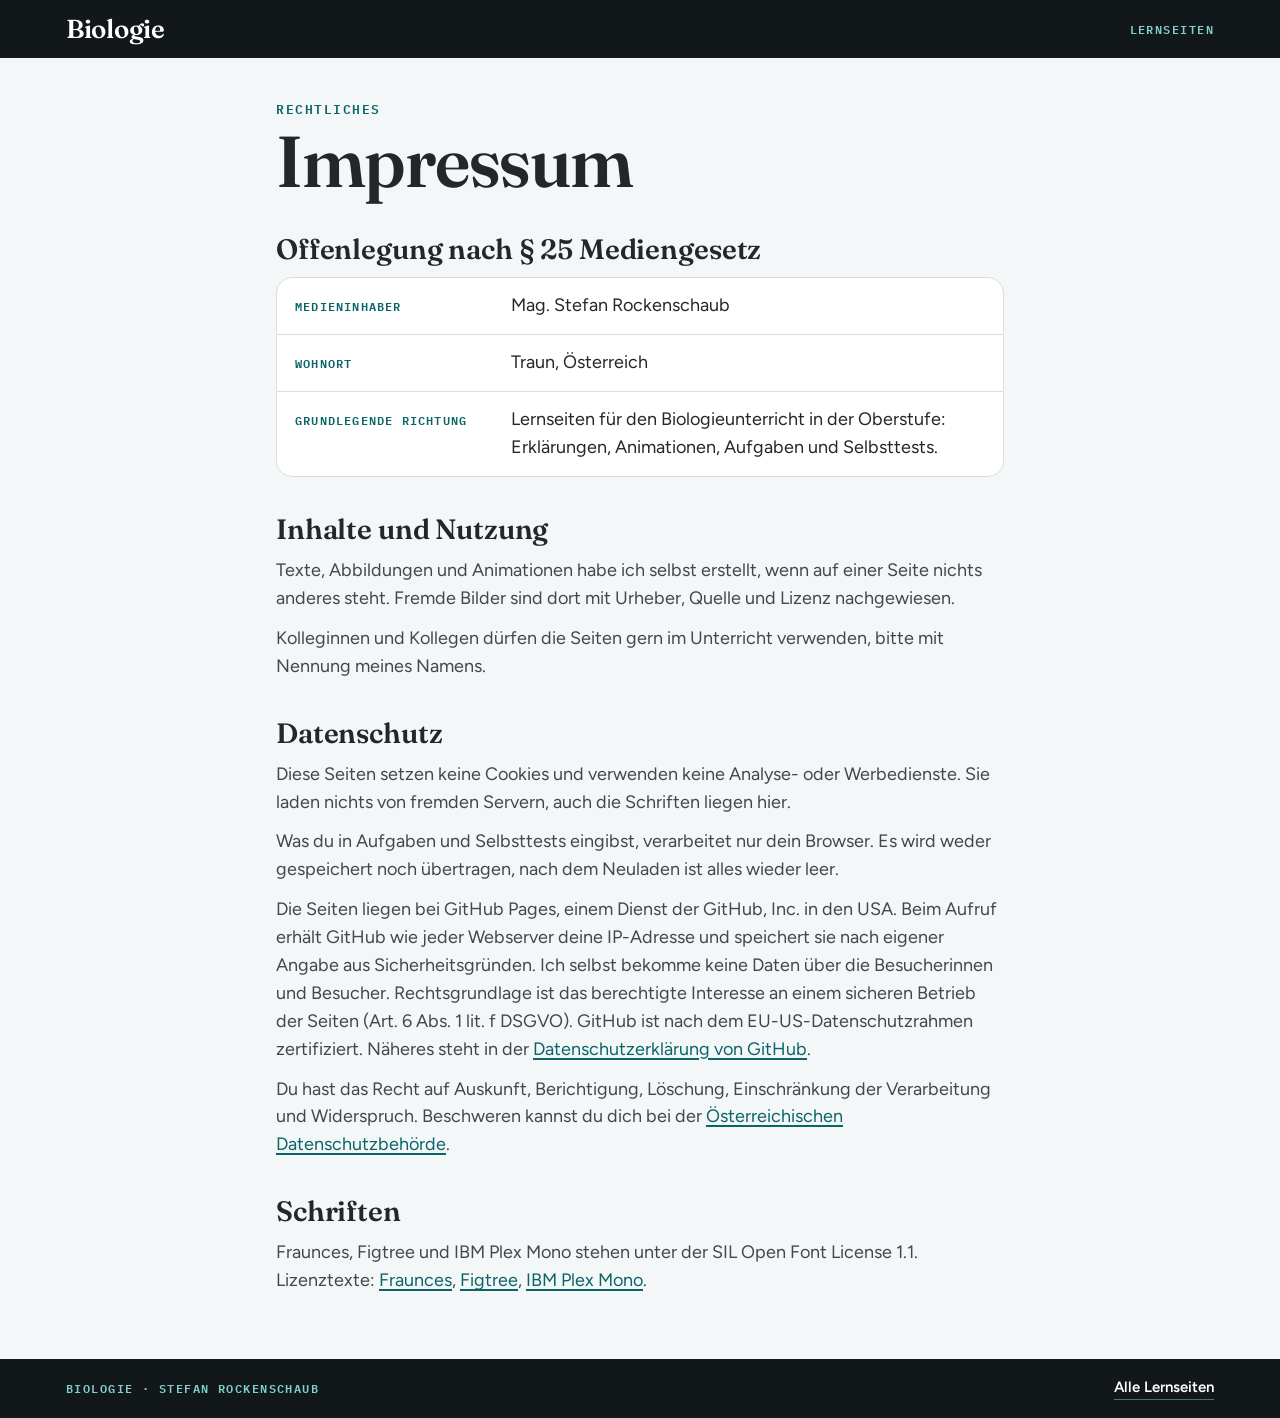
<file: impressum/index.html>
<!doctype html><html lang="de"><meta charset="utf-8"><meta name="viewport" content="width=device-width, initial-scale=1, viewport-fit=cover"><meta name="description" content="Impressum, Offenlegung und Datenschutz der Biologie-Lernseiten."><title>Impressum</title>
<link rel="stylesheet" href="../fonts/fonts.css">
<style>
/* Hauptseite und Impressum: dunkler Kopf mit Nervennetz wie auf den Lernseiten, darunter Themen als Kartenreihen. Zuerst fürs Handy gebaut. */
:root{
  --bg:#F4F7F8;--card:#FFFFFF;--cool:#EEF1F2;--warm:#FBF4E4;--line:#D7DDE0;
  --ink:#21272B;--sub:#3F484E;--muted:#5B676D;
  --teal:#0F8C8C;--teal-d:#0A6468;--teal-s:#DDF0EE;--teal-l:#7FD0C8;
  --amber:#E8B33C;--amber-d:#A87A12;
  --night:#12171A;--night-2:#1E2A2E;--on-night:#EEF3F4;--on-night-sub:#C9D6D9;
  --display:"Fraunces",Georgia,serif;--body:"Figtree","Segoe UI",system-ui,sans-serif;--mono:"IBM Plex Mono",ui-monospace,Consolas,monospace;
  --ease:cubic-bezier(.16,1,.3,1);--maxw:1180px;
  color-scheme:light;
}
*{box-sizing:border-box}
html{background:var(--bg)}
body{margin:0;background:var(--bg);color:var(--ink);font:400 17px/1.55 var(--body);-webkit-font-smoothing:antialiased;overflow-x:hidden}
h1,h2,h3,p,dl,dd{margin:0}
h1,h2,h3{text-wrap:balance}
a:focus-visible{outline:3px solid var(--amber);outline-offset:3px;border-radius:4px}
.eyebrow{font:600 12.5px/1.2 var(--mono);letter-spacing:.12em;text-transform:uppercase;color:var(--teal-d)}
.wrap{max-width:var(--maxw);margin:0 auto;padding-left:max(16px,env(safe-area-inset-left,0px));padding-right:max(16px,env(safe-area-inset-right,0px))}

/* Kopf */
.hero{position:relative;overflow:hidden;color:var(--on-night);background:radial-gradient(120% 90% at 70% 10%,var(--night-2) 0%,var(--night) 62%)}
#net{position:absolute;inset:0;width:100%;height:100%;display:block;-webkit-mask-image:radial-gradient(130% 95% at 100% 0%,#000 0%,#000 32%,rgba(0,0,0,.16) 72%);mask-image:radial-gradient(130% 95% at 100% 0%,#000 0%,#000 32%,rgba(0,0,0,.16) 72%)}
.hero-in{position:relative;display:grid;gap:18px;justify-items:start;padding-block:76px 40px}
.hero .eyebrow{color:var(--teal-l)}
.hero h1{font:600 clamp(64px,17vw,168px)/.9 var(--display);letter-spacing:-.03em;color:#fff;padding-bottom:.12em}
.hero .sub{font-size:clamp(18px,2.2vw,23px);max-width:38ch;color:var(--on-night-sub)}
.by{font:600 12px/1.3 var(--mono);letter-spacing:.1em;text-transform:uppercase;color:var(--on-night-sub)}
.chips{display:flex;flex-wrap:wrap;gap:8px;margin-top:6px}
.chips a{display:inline-flex;align-items:center;gap:8px;color:#fff;text-decoration:none;font-weight:600;font-size:15px;border-radius:999px;padding:9px 16px;background:rgba(255,255,255,.07);border:1.5px solid rgba(127,208,200,.4);transition:background .3s var(--ease),border-color .3s var(--ease)}
.chips a:hover{background:rgba(15,140,140,.35);border-color:var(--teal-l)}
.chips small{font:600 11px/1 var(--mono);letter-spacing:.1em;text-transform:uppercase;color:var(--teal-l)}

/* Themen */
.bereich{padding-block:52px 8px}
.b-head{display:grid;gap:8px;max-width:700px;margin-bottom:22px}
.b-head h2{font:600 clamp(34px,6vw,54px)/1.04 var(--display);letter-spacing:-.012em}
.lead{font-size:18px;color:var(--sub)}
.karten{display:grid;gap:14px;grid-template-columns:repeat(auto-fit,minmax(min(100%,300px),1fr))}
.karte{position:relative;display:grid;grid-template-rows:auto auto 1fr auto;gap:10px;min-width:0;padding:22px 22px 18px;background:var(--card);border:1.5px solid var(--line);border-radius:18px;color:inherit;text-decoration:none;transition:border-color .35s var(--ease),transform .35s var(--ease),box-shadow .35s var(--ease)}
.karte:hover{border-color:var(--teal);transform:translateY(-2px);box-shadow:0 14px 30px -18px rgba(10,100,104,.45)}
.k-kurz{font:600 12px/1.2 var(--mono);letter-spacing:.12em;text-transform:uppercase;color:var(--teal-d)}
.karte h3{font:600 clamp(25px,3.4vw,30px)/1.1 var(--display);letter-spacing:-.01em}
.karte p{color:var(--sub);font-size:16px}
.k-los{display:inline-flex;align-items:center;gap:8px;justify-self:start;margin-top:6px;font-weight:700;font-size:15px;color:var(--teal-d);border-bottom:2px solid var(--teal-s);padding-bottom:2px;transition:border-color .3s}
.k-los svg{width:18px;height:18px;transition:transform .35s var(--ease)}
.karte:hover .k-los{border-color:var(--teal)}
.karte:hover .k-los svg{transform:translateX(4px)}
.bald{padding-block:40px 64px;color:var(--muted);font-size:15px}

/* Impressum */
.leiste{background:var(--night);color:var(--on-night)}
.l-in{display:flex;align-items:center;justify-content:space-between;gap:16px;padding-block:16px}
.marke{font:600 26px/1 var(--display);color:#fff;text-decoration:none;letter-spacing:-.01em}
.marke:hover{color:var(--teal-l)}
.l-wer{font:600 12px/1.2 var(--mono);letter-spacing:.12em;text-transform:uppercase;color:var(--teal-l)}
.recht{max-width:760px;padding-block:44px 64px;display:grid;gap:36px}
.r-head{display:grid;gap:8px}
.r-head h1{font:600 clamp(42px,9vw,72px)/1 var(--display);letter-spacing:-.02em}
.recht section{display:grid;gap:12px}
.recht h2{font:600 clamp(23px,3.4vw,28px)/1.15 var(--display);letter-spacing:-.005em}
.recht p{color:var(--sub);max-width:65ch}
.recht a{color:var(--teal-d);text-decoration-thickness:1.5px;text-underline-offset:3px}
.angaben{display:grid;gap:0;background:var(--card);border:1.5px solid var(--line);border-radius:16px;overflow:hidden}
.angaben div{display:grid;gap:4px;padding:14px 18px;border-top:1px solid var(--line)}
.angaben div:first-child{border-top:0}
.angaben dt{font:600 12px/1.2 var(--mono);letter-spacing:.1em;text-transform:uppercase;color:var(--teal-d)}
.angaben dd{font-size:18px;color:var(--ink)}

@media (min-width:860px){
  body{font-size:18px}
  .hero-in{padding-block:120px 72px}
  .bereich{padding-block:76px 8px}
  .angaben div{grid-template-columns:200px 1fr;gap:16px;align-items:baseline}
}
@media (prefers-reduced-motion:reduce){
  .karte,.k-los svg,.chips a{transition:none}
  .karte:hover{transform:none}
}
</style>
<header class="leiste">
  <div class="l-in wrap"><a class="marke" href="../">Biologie</a><span class="l-wer">Lernseiten</span></div>
</header>

<main class="recht wrap">
  <div class="r-head"><span class="eyebrow">Rechtliches</span><h1>Impressum</h1></div>

  <section aria-labelledby="h-offen">
    <h2 id="h-offen">Offenlegung nach §&nbsp;25 Mediengesetz</h2>
    <dl class="angaben">
      <div><dt>Medieninhaber</dt><dd>Mag. Stefan Rockenschaub</dd></div>
      <div><dt>Wohnort</dt><dd>Traun, Österreich</dd></div>
      <div><dt>Grundlegende Richtung</dt><dd>Lernseiten für den Biologieunterricht in der Oberstufe: Erklärungen, Animationen, Aufgaben und Selbsttests.</dd></div>
      
    </dl>
  </section>

  <section aria-labelledby="h-inhalt">
    <h2 id="h-inhalt">Inhalte und Nutzung</h2>
    <p>Texte, Abbildungen und Animationen habe ich selbst erstellt, wenn auf einer Seite nichts anderes steht. Fremde Bilder sind dort mit Urheber, Quelle und Lizenz nachgewiesen.</p>
    <p>Kolleginnen und Kollegen dürfen die Seiten gern im Unterricht verwenden, bitte mit Nennung meines Namens.</p>
  </section>

  <section aria-labelledby="h-daten">
    <h2 id="h-daten">Datenschutz</h2>
    <p>Diese Seiten setzen keine Cookies und verwenden keine Analyse- oder Werbedienste. Sie laden nichts von fremden Servern, auch die Schriften liegen hier.</p>
    <p>Was du in Aufgaben und Selbsttests eingibst, verarbeitet nur dein Browser. Es wird weder gespeichert noch übertragen, nach dem Neuladen ist alles wieder leer.</p>
    <p>Die Seiten liegen bei GitHub Pages, einem Dienst der GitHub, Inc. in den USA. Beim Aufruf erhält GitHub wie jeder Webserver deine IP-Adresse und speichert sie nach eigener Angabe aus Sicherheitsgründen. Ich selbst bekomme keine Daten über die Besucherinnen und Besucher. Rechtsgrundlage ist das berechtigte Interesse an einem sicheren Betrieb der Seiten (Art.&nbsp;6 Abs.&nbsp;1 lit.&nbsp;f DSGVO). GitHub ist nach dem EU-US-Datenschutzrahmen zertifiziert. Näheres steht in der <a href="https://docs.github.com/en/site-policy/privacy-policies/github-general-privacy-statement">Datenschutzerklärung von GitHub</a>.</p>
    <p>Du hast das Recht auf Auskunft, Berichtigung, Löschung, Einschränkung der Verarbeitung und Widerspruch. Beschweren kannst du dich bei der <a href="https://www.dsb.gv.at/">Österreichischen Datenschutzbehörde</a>.</p>
  </section>

  <section aria-labelledby="h-schrift">
    <h2 id="h-schrift">Schriften</h2>
    <p>Fraunces, Figtree und IBM Plex Mono stehen unter der SIL Open Font License 1.1. Lizenztexte: <a href="../fonts/OFL-fraunces.txt">Fraunces</a>, <a href="../fonts/OFL-figtree.txt">Figtree</a>, <a href="../fonts/OFL-ibm-plex-mono.txt">IBM Plex Mono</a>.</p>
  </section>
</main>

<nav class="rb-site" aria-label="Biologie-Lernseiten"><div class="rb-in"><span class="rb-wer">Biologie · Stefan Rockenschaub</span><a href="../">Alle Lernseiten</a></div></nav>
<style>.rb-site{background:#12171A;color:#C9D6D9;font:500 15px/1.4 "Figtree","Segoe UI",system-ui,sans-serif}.rb-in{max-width:1180px;margin:0 auto;padding:18px max(16px,env(safe-area-inset-right,0px)) calc(18px + env(safe-area-inset-bottom,0px)) max(16px,env(safe-area-inset-left,0px));display:flex;flex-wrap:wrap;align-items:center;gap:10px 22px}.rb-wer{margin-right:auto;font:600 12px/1.3 "IBM Plex Mono",ui-monospace,Consolas,monospace;letter-spacing:.12em;text-transform:uppercase;color:#7FD0C8}.rb-site a{color:#fff;text-decoration:none;font-weight:600;border-bottom:1.5px solid rgba(127,208,200,.5);padding-bottom:1px}.rb-site a:hover{border-bottom-color:#7FD0C8}.rb-site a:focus-visible{outline:3px solid #E8B33C;outline-offset:3px;border-radius:2px}</style>
</file>
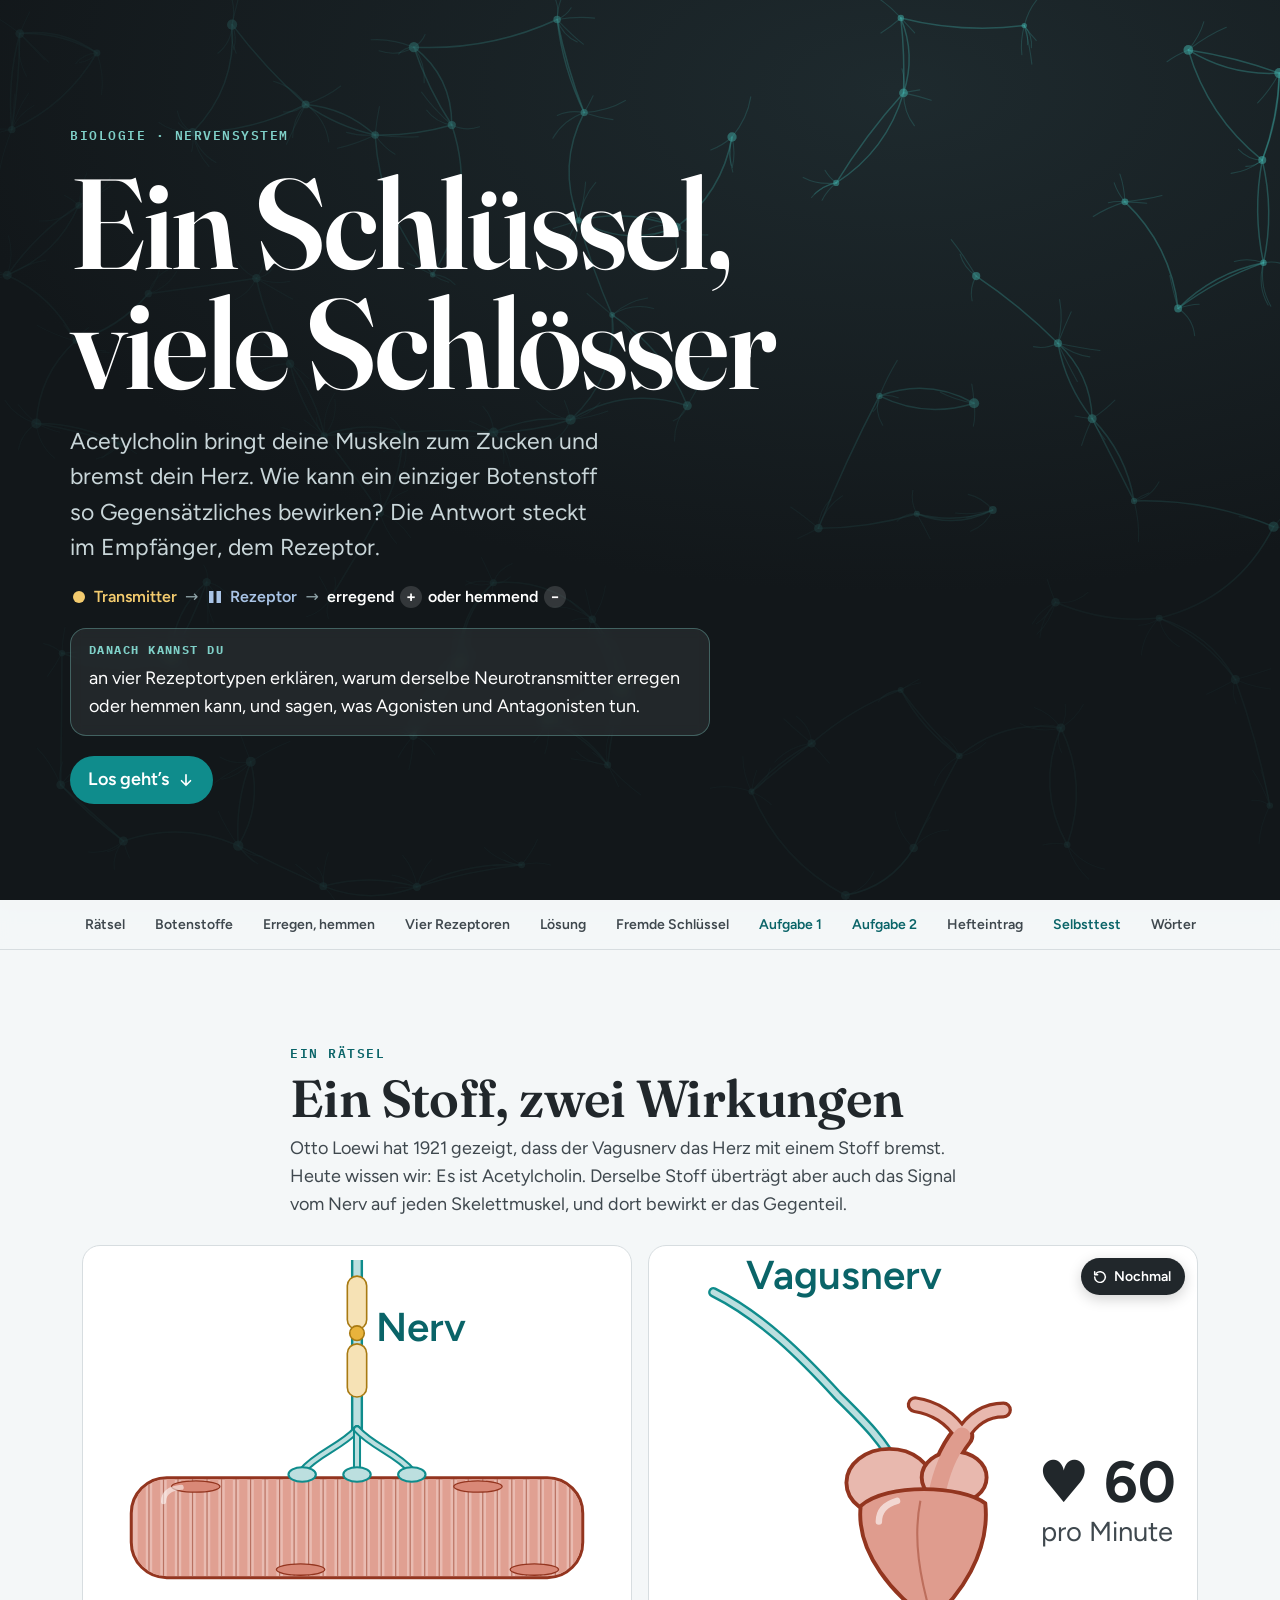
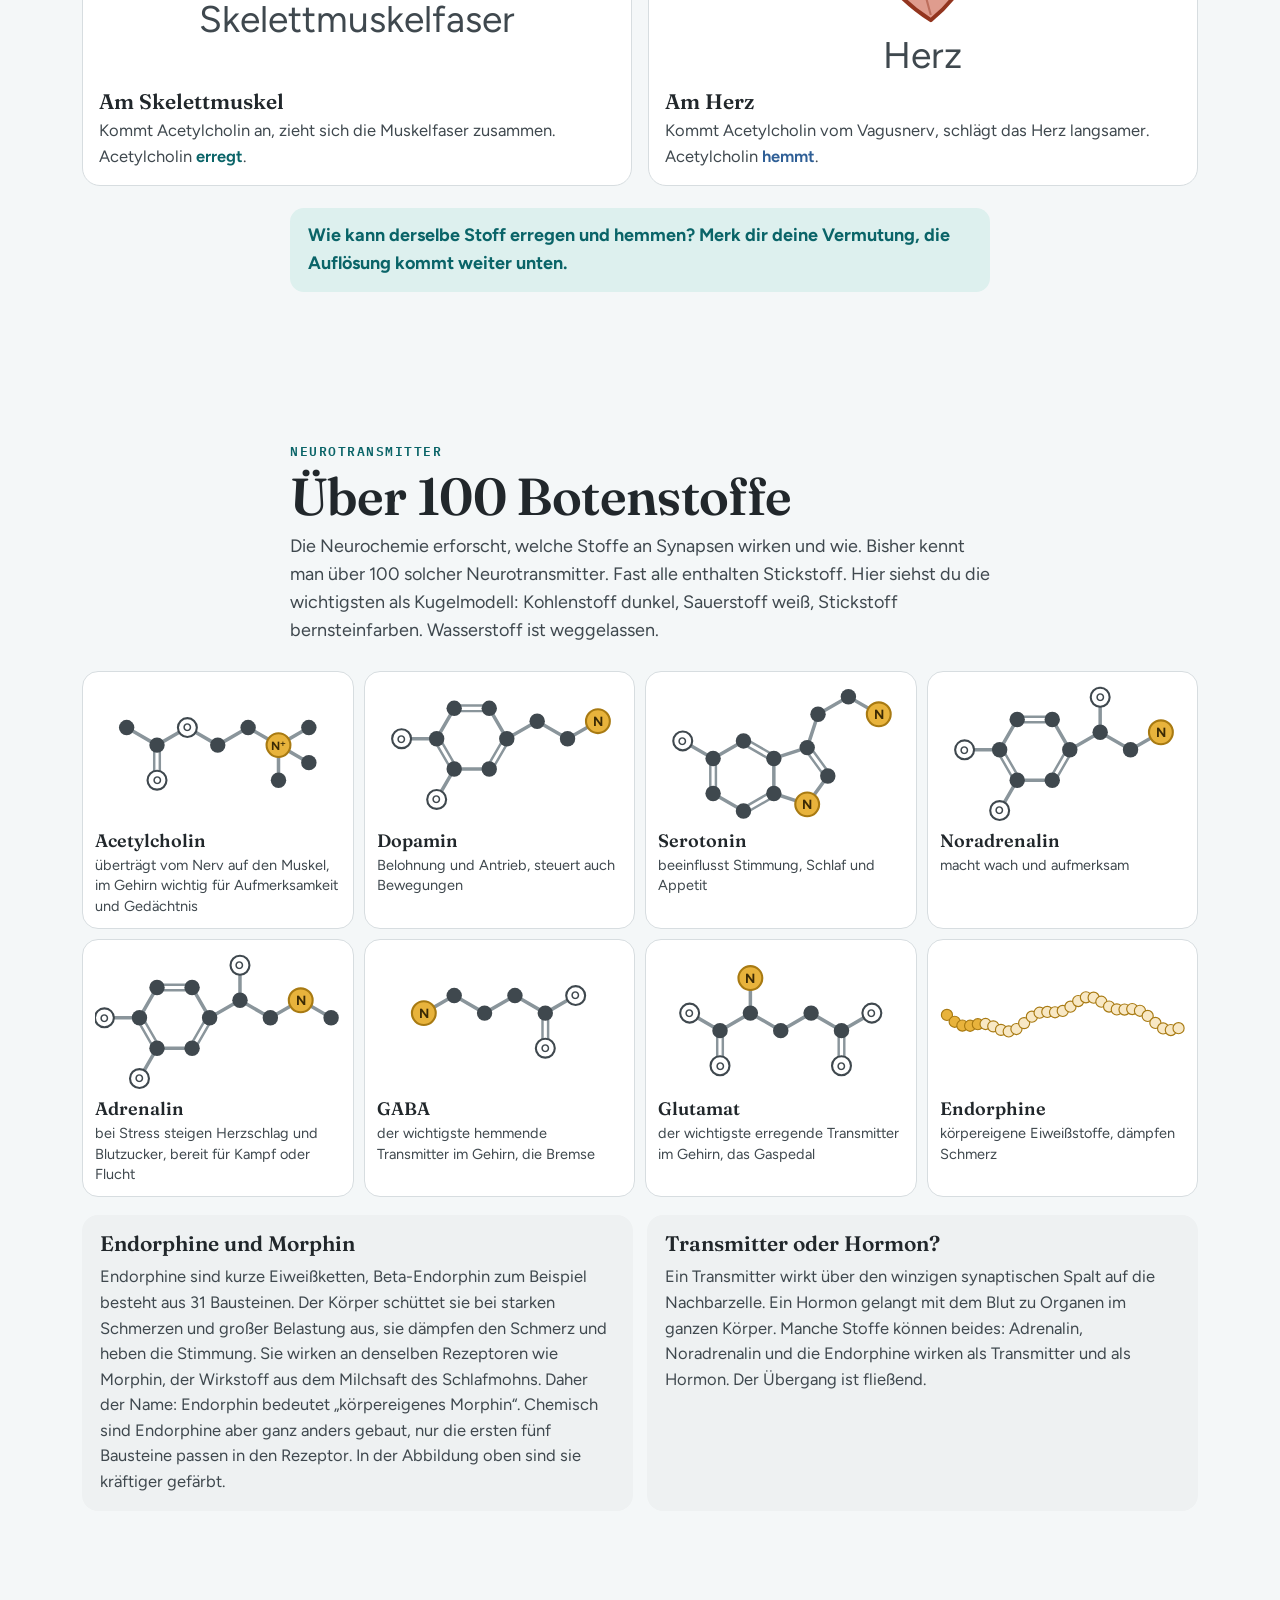
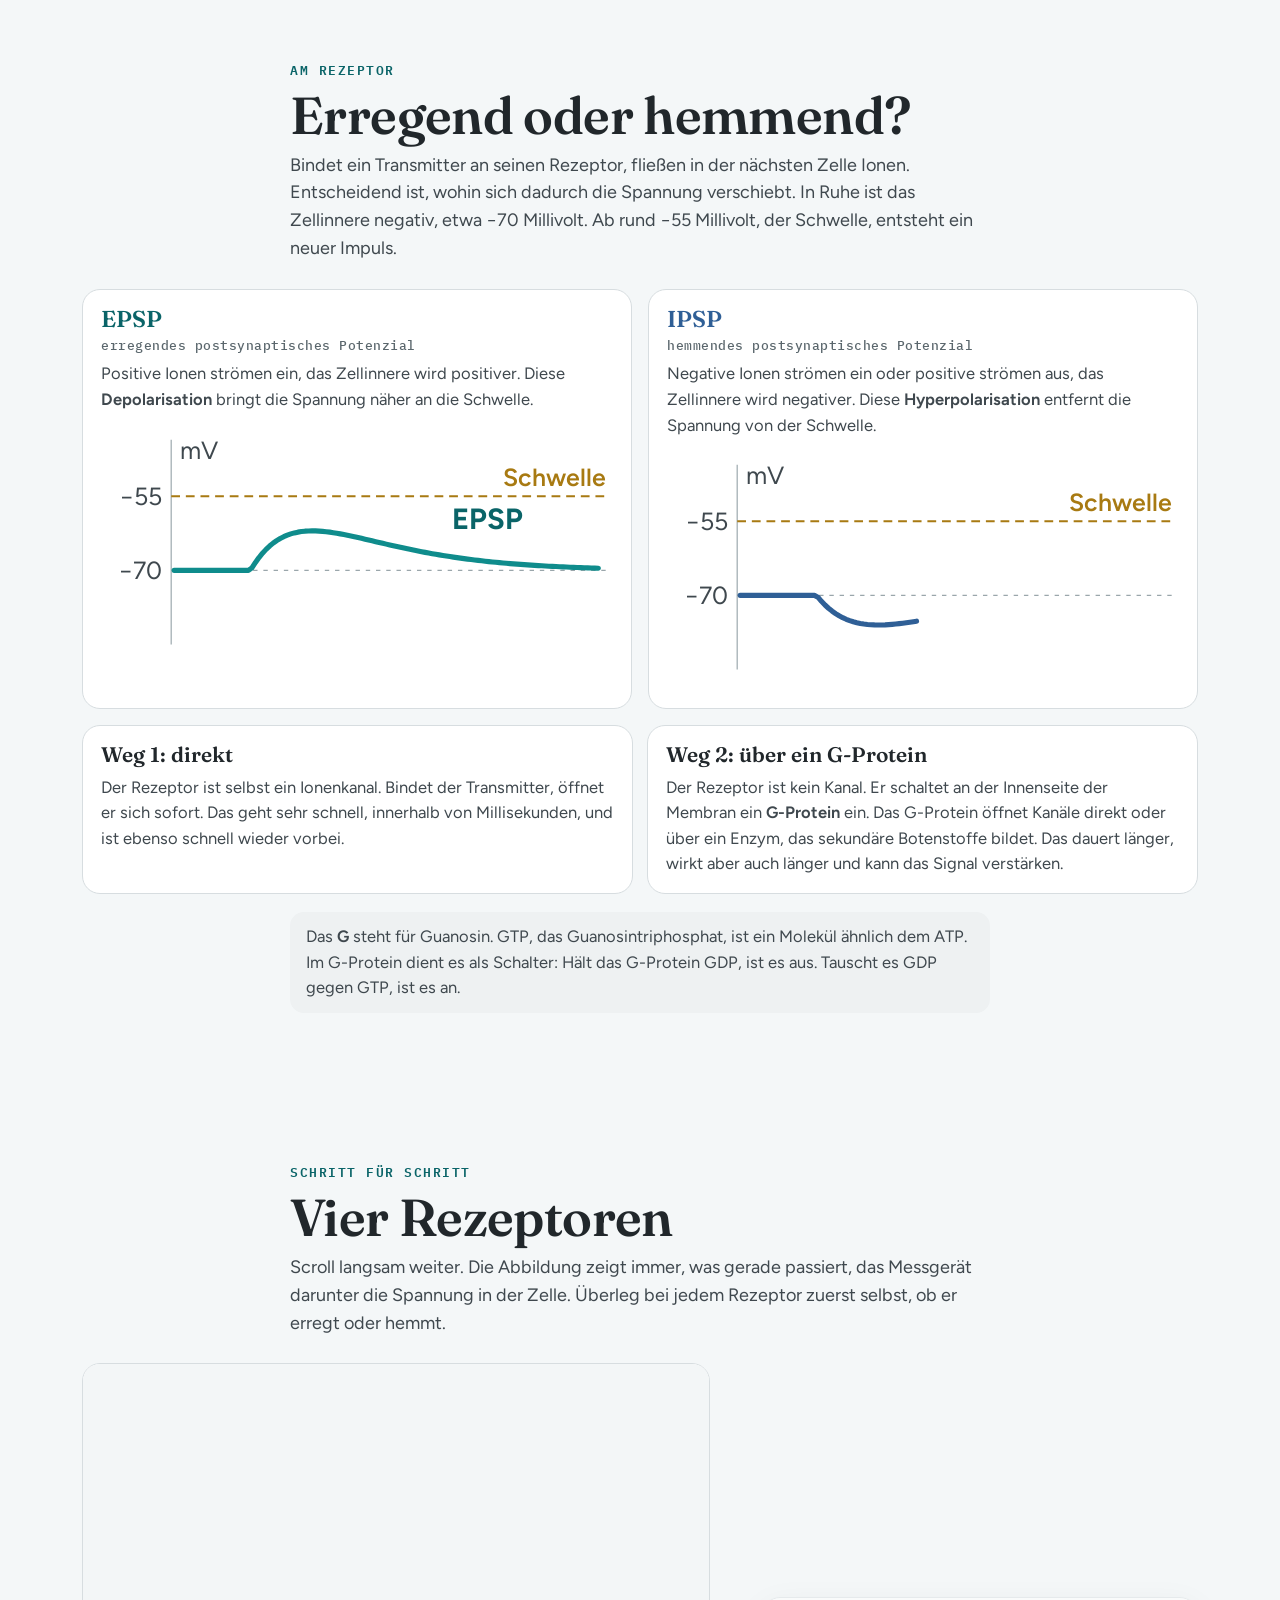
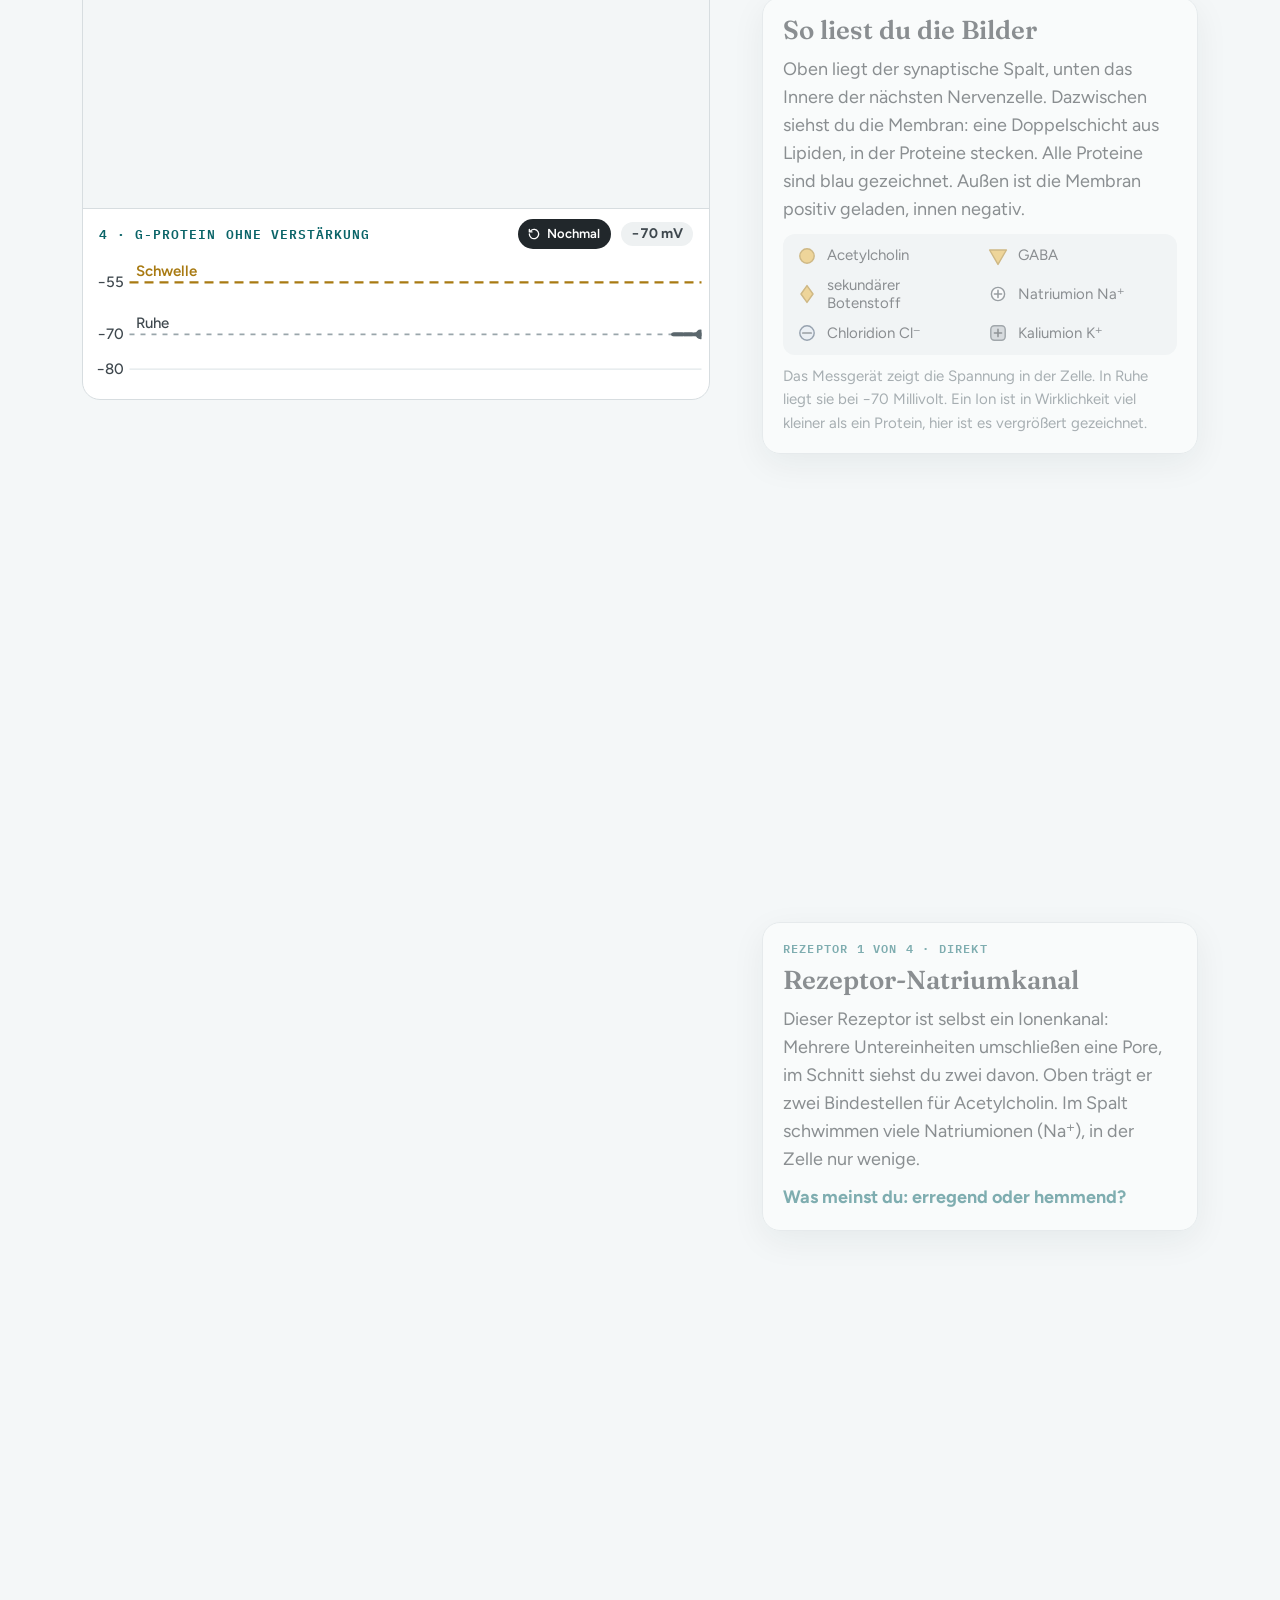
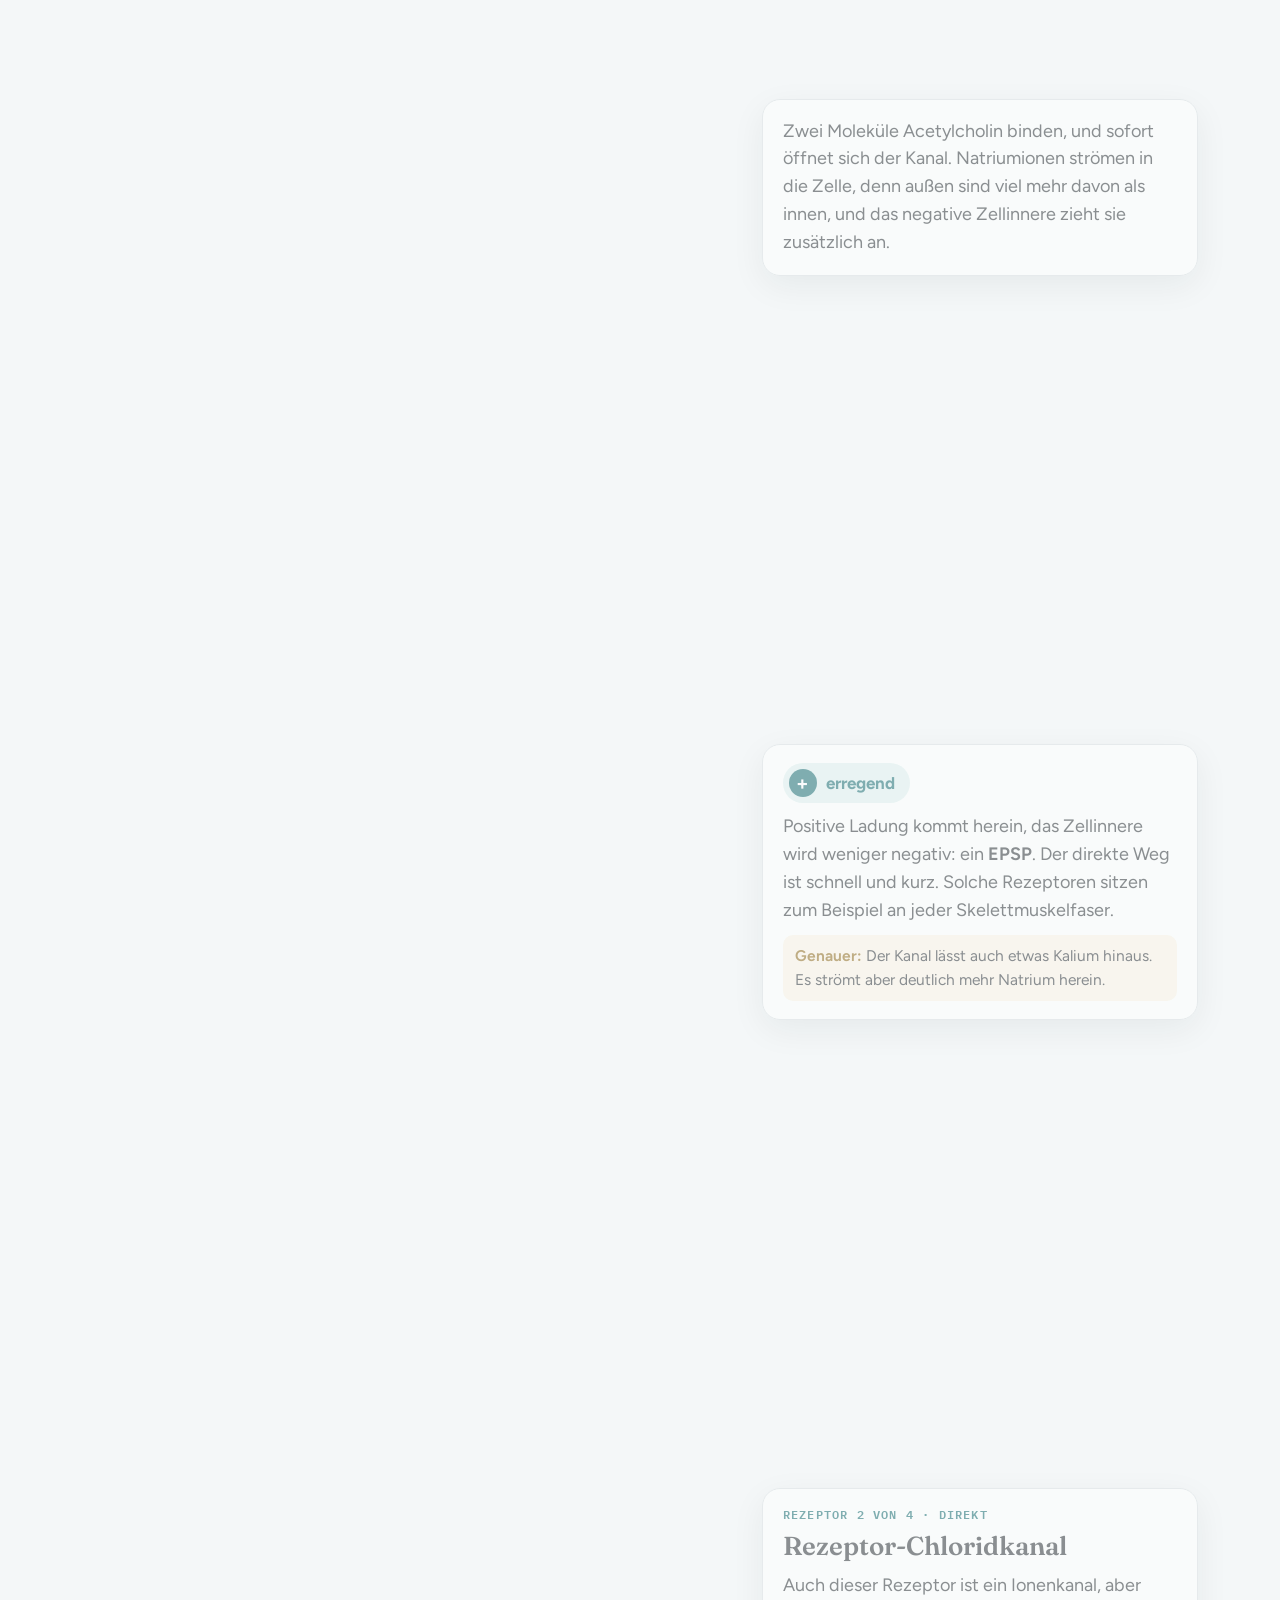
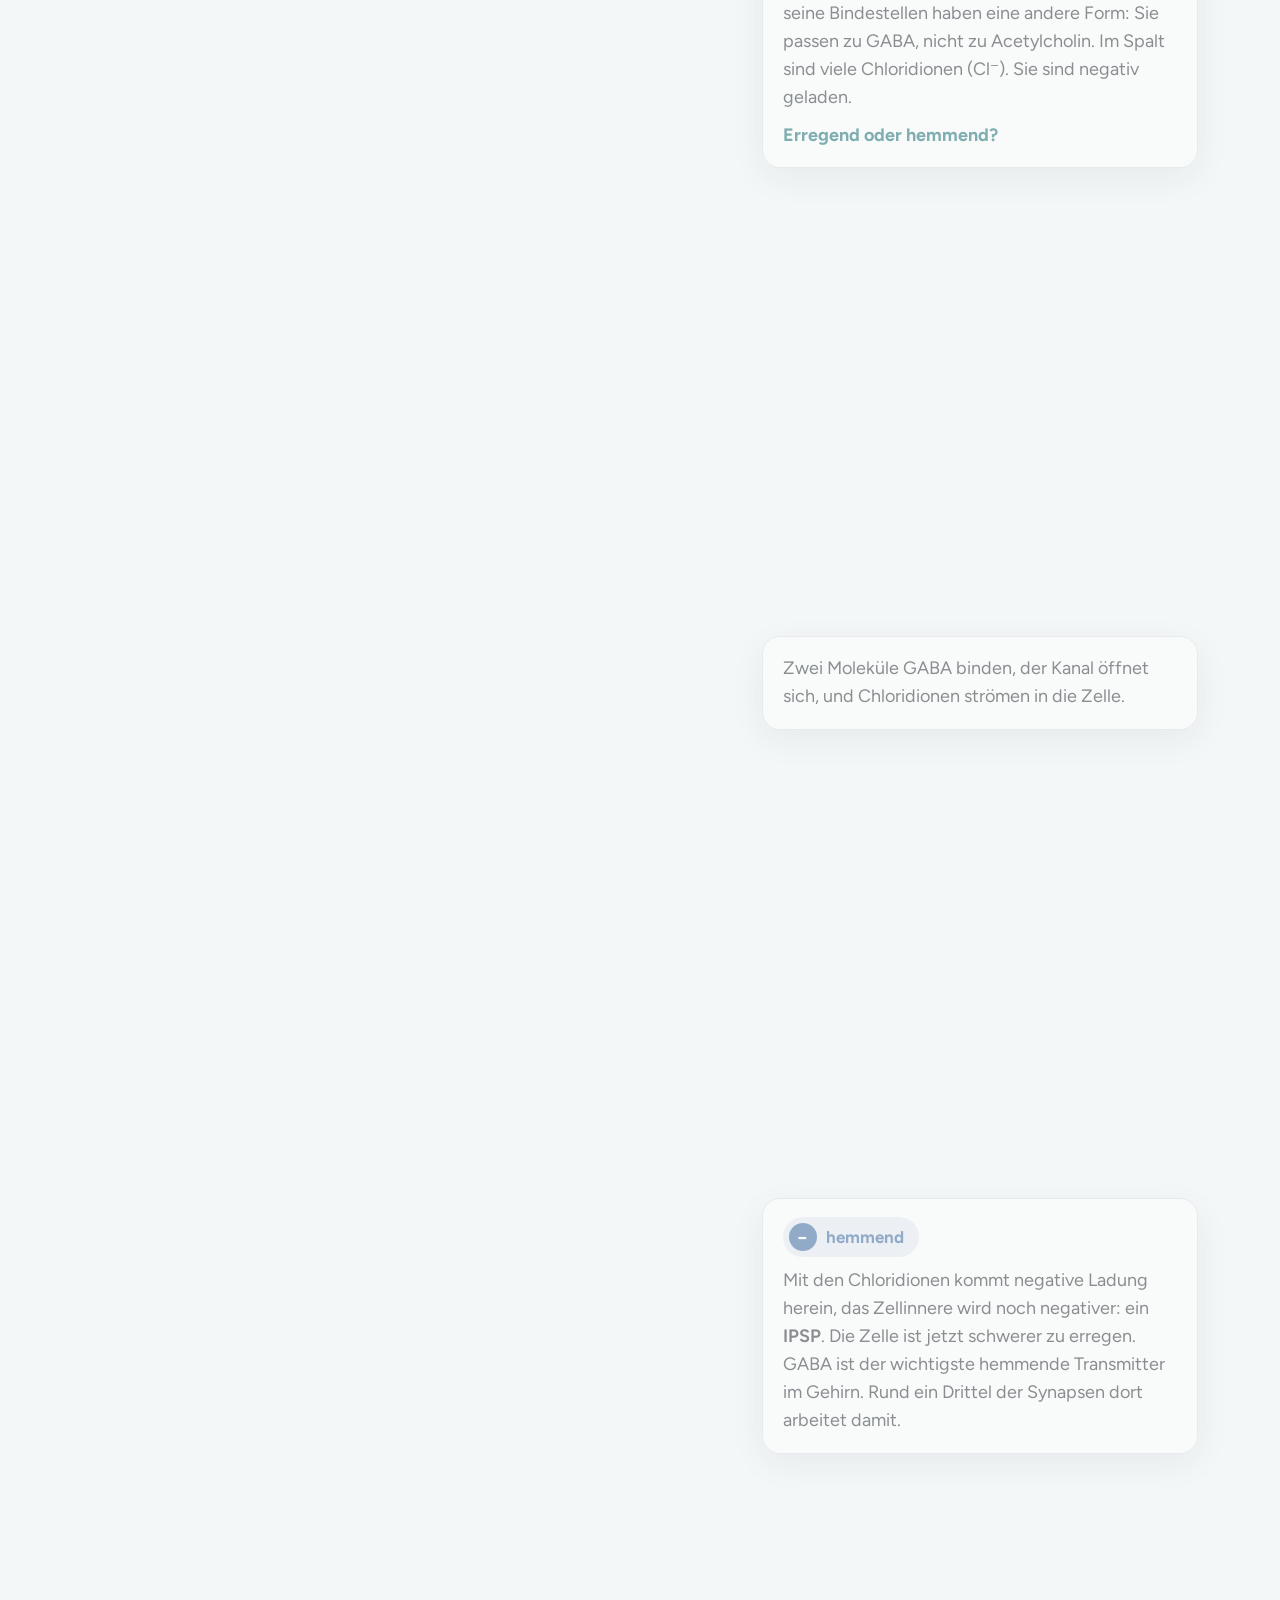
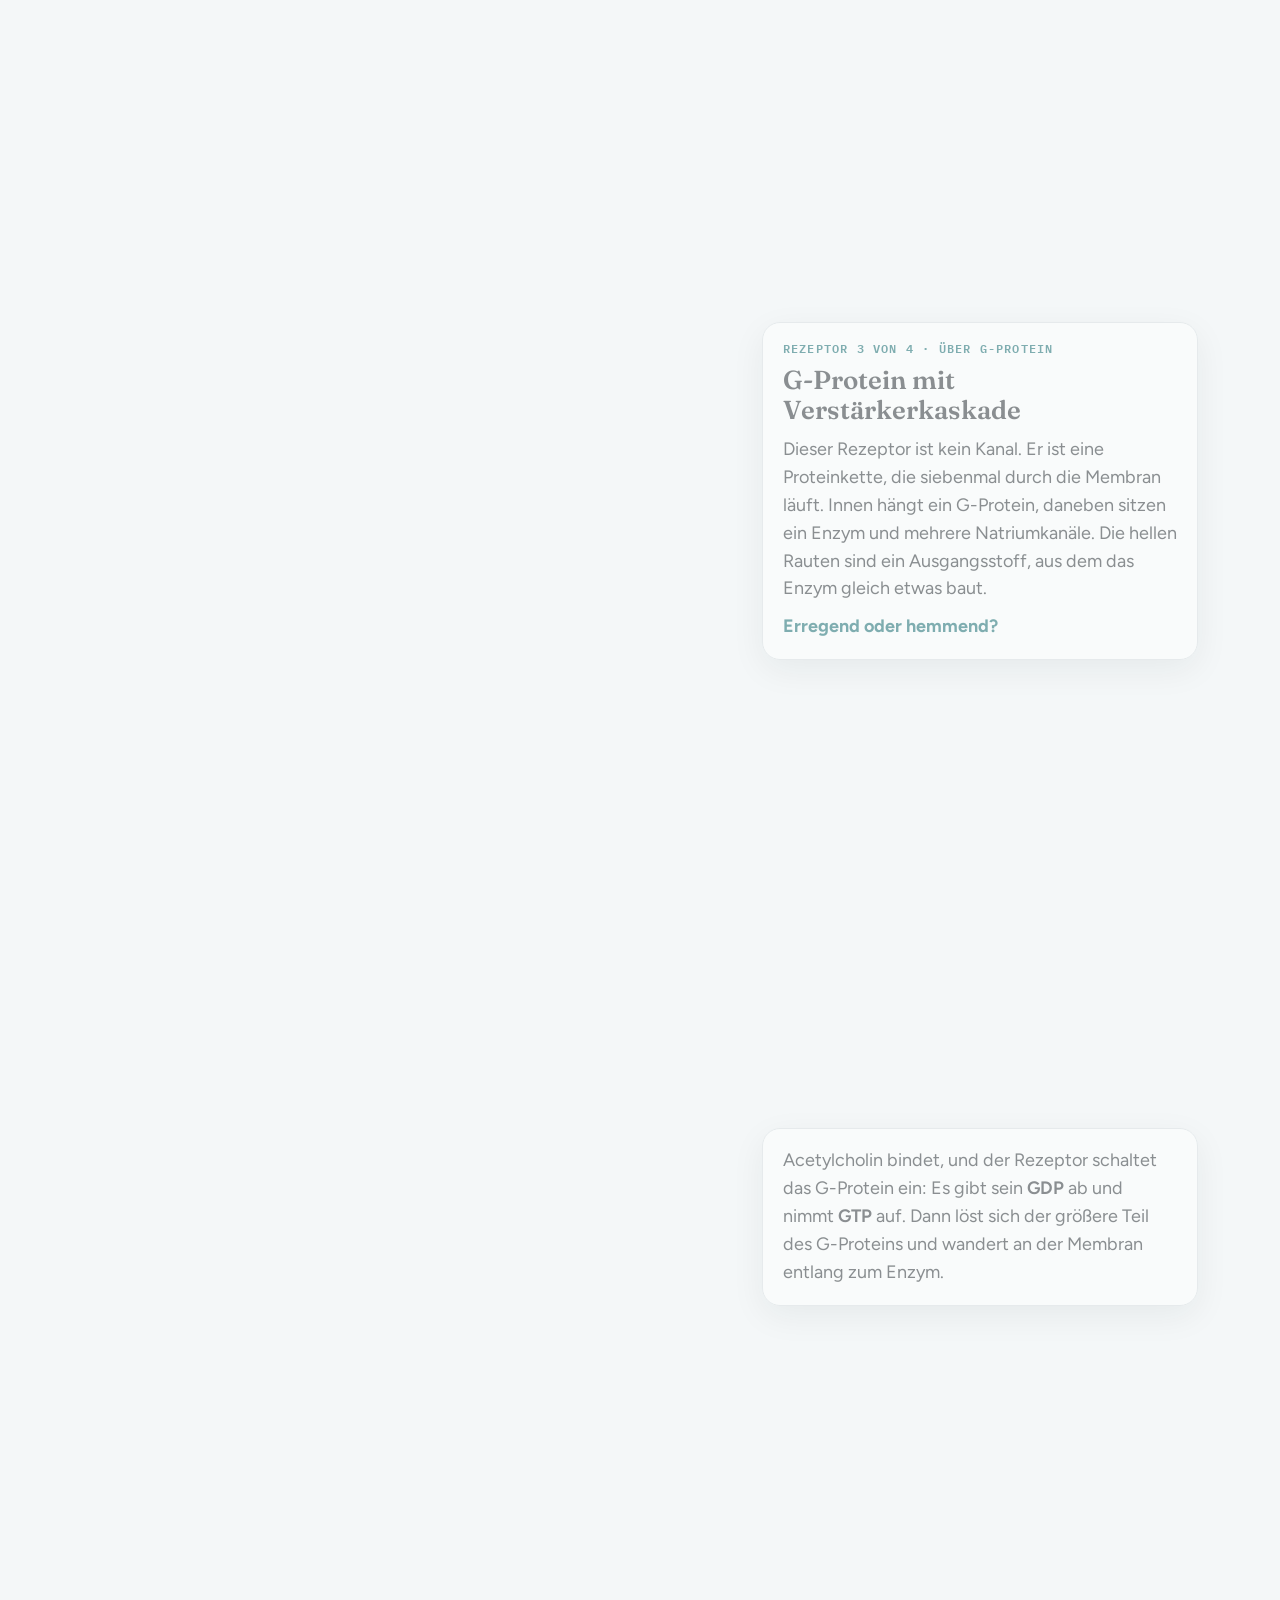
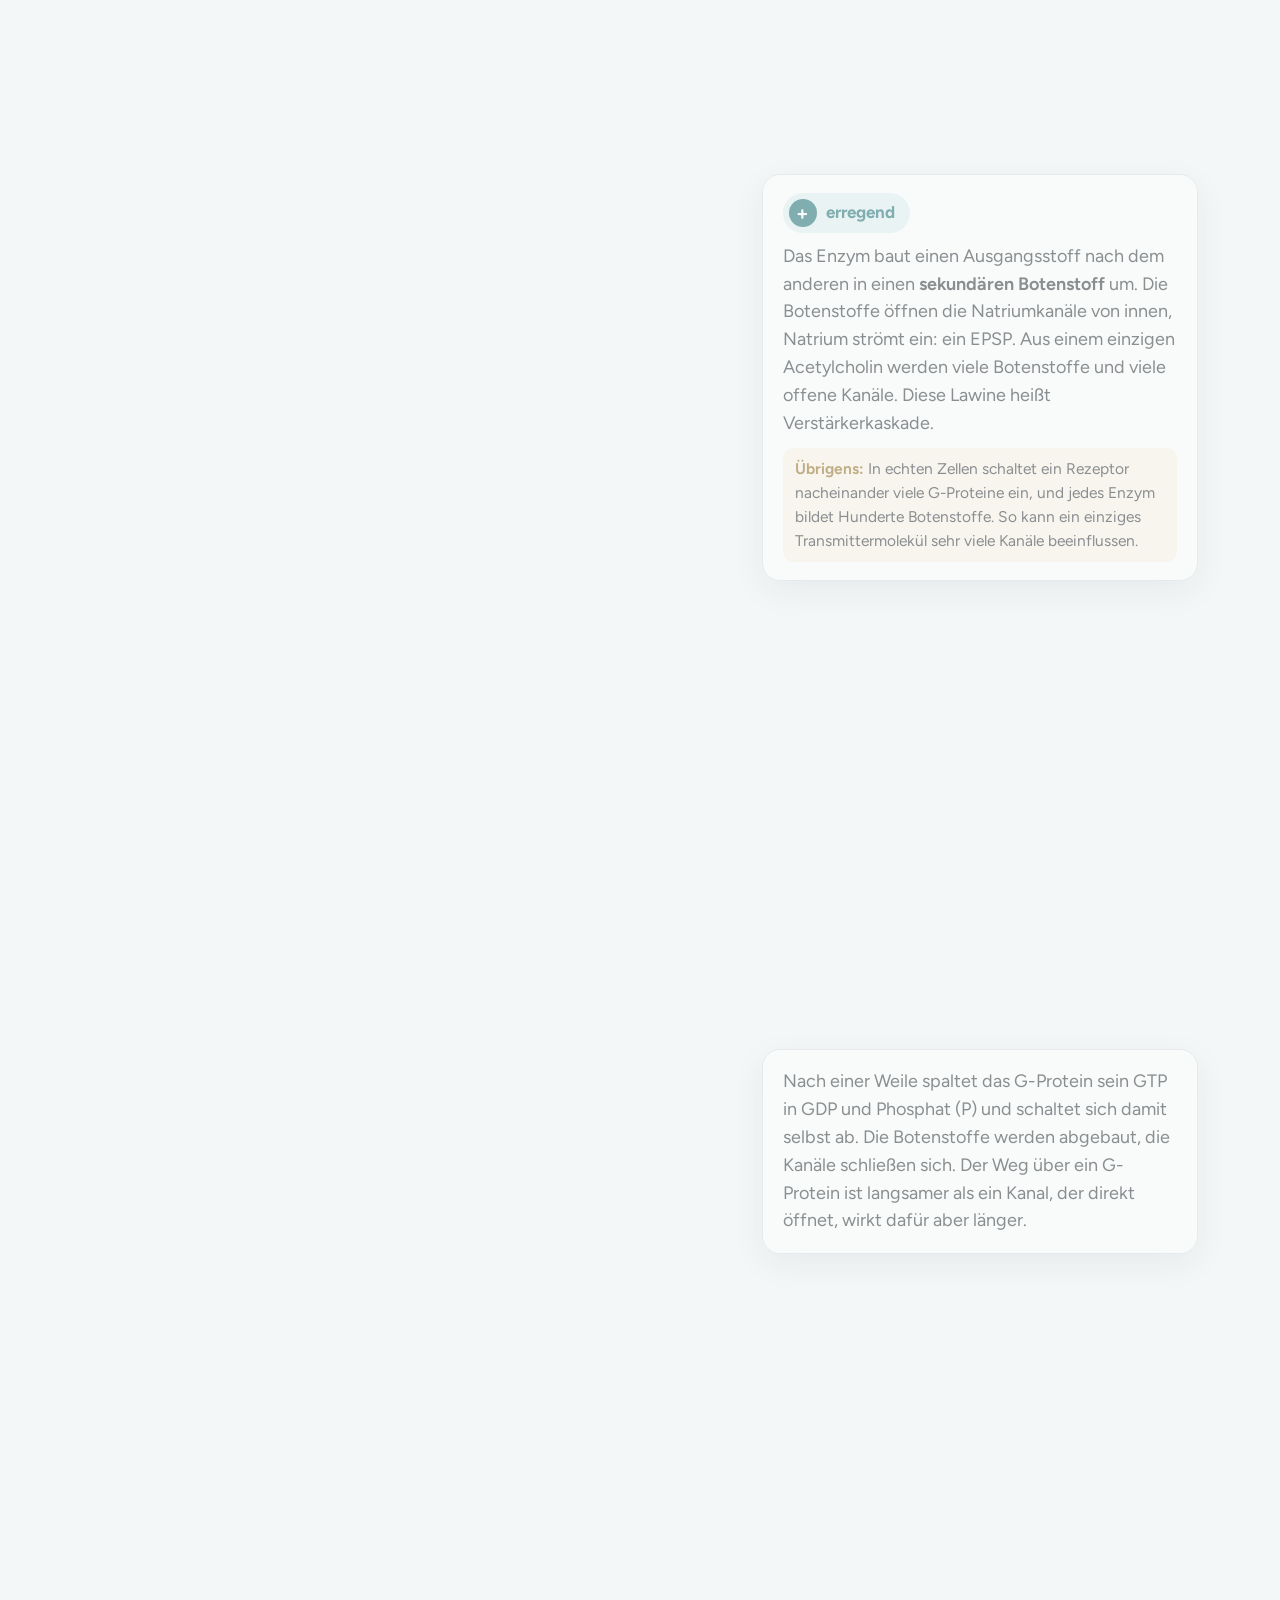
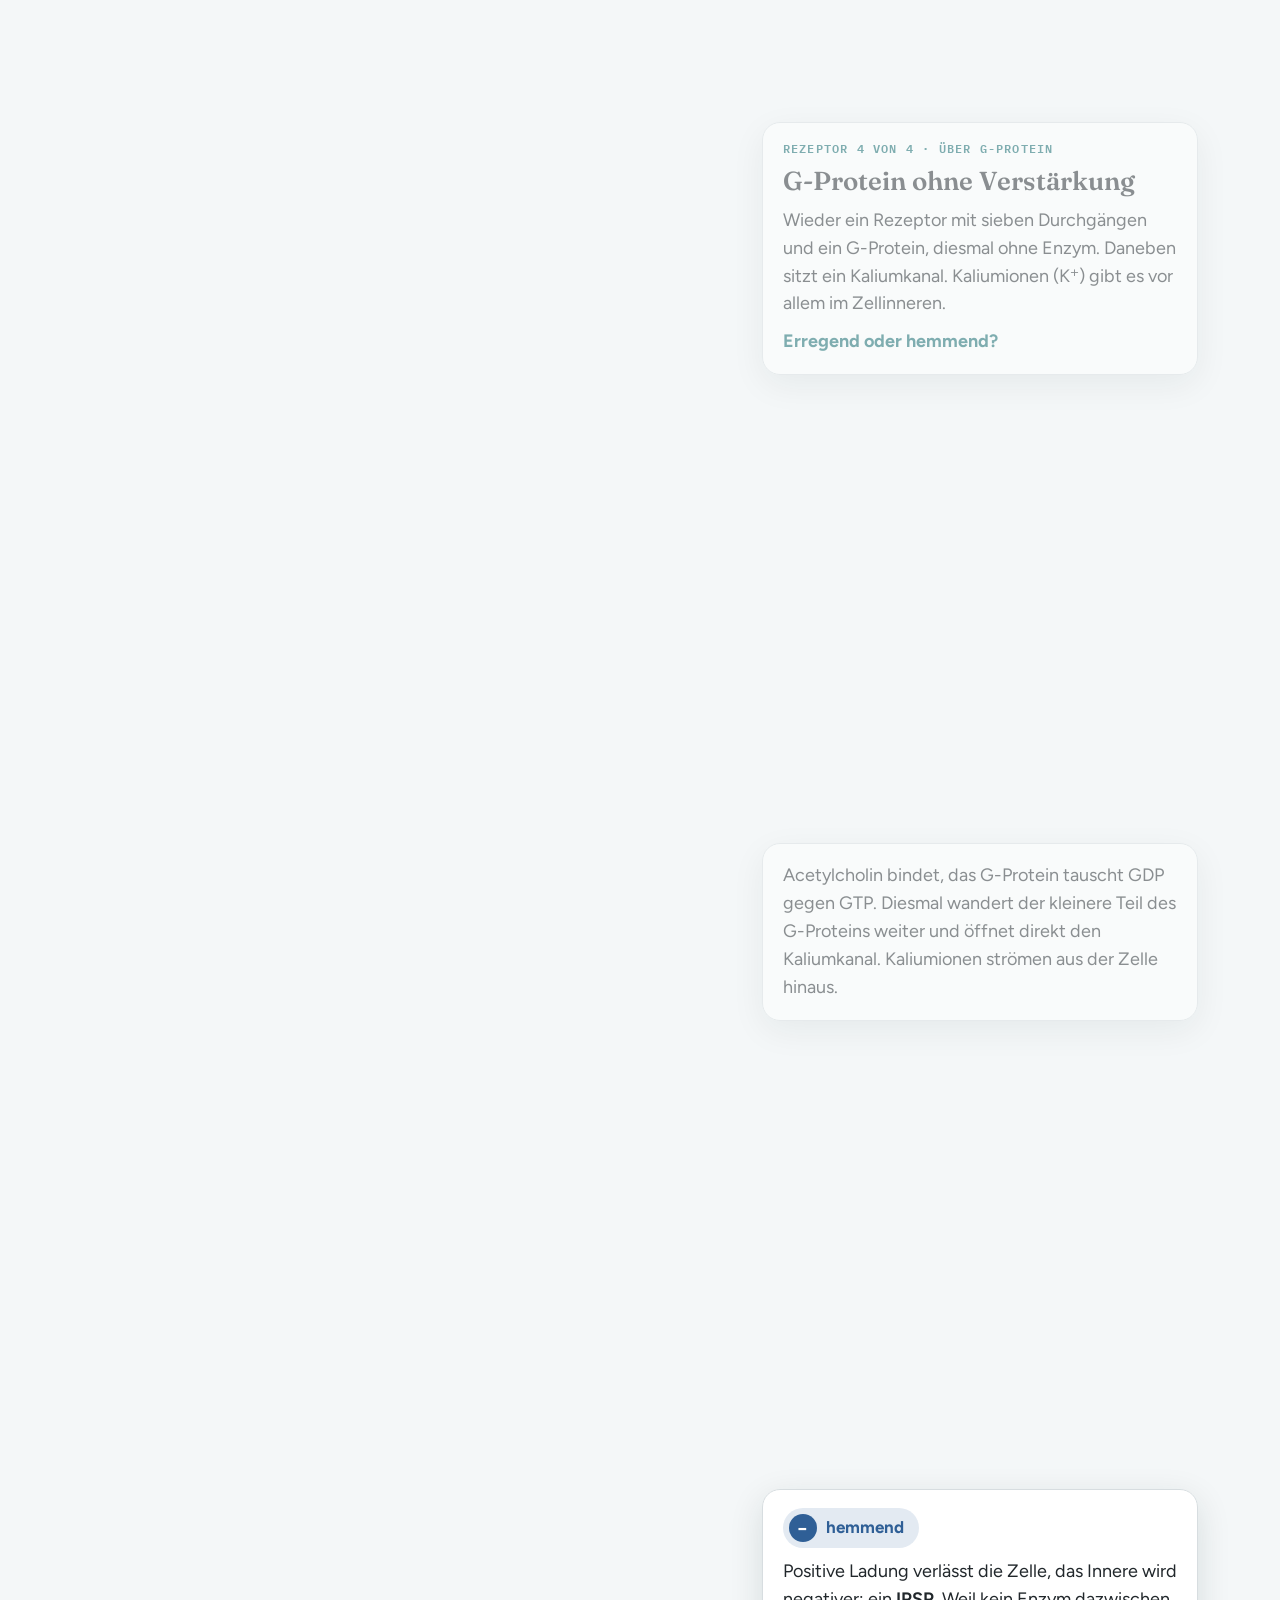
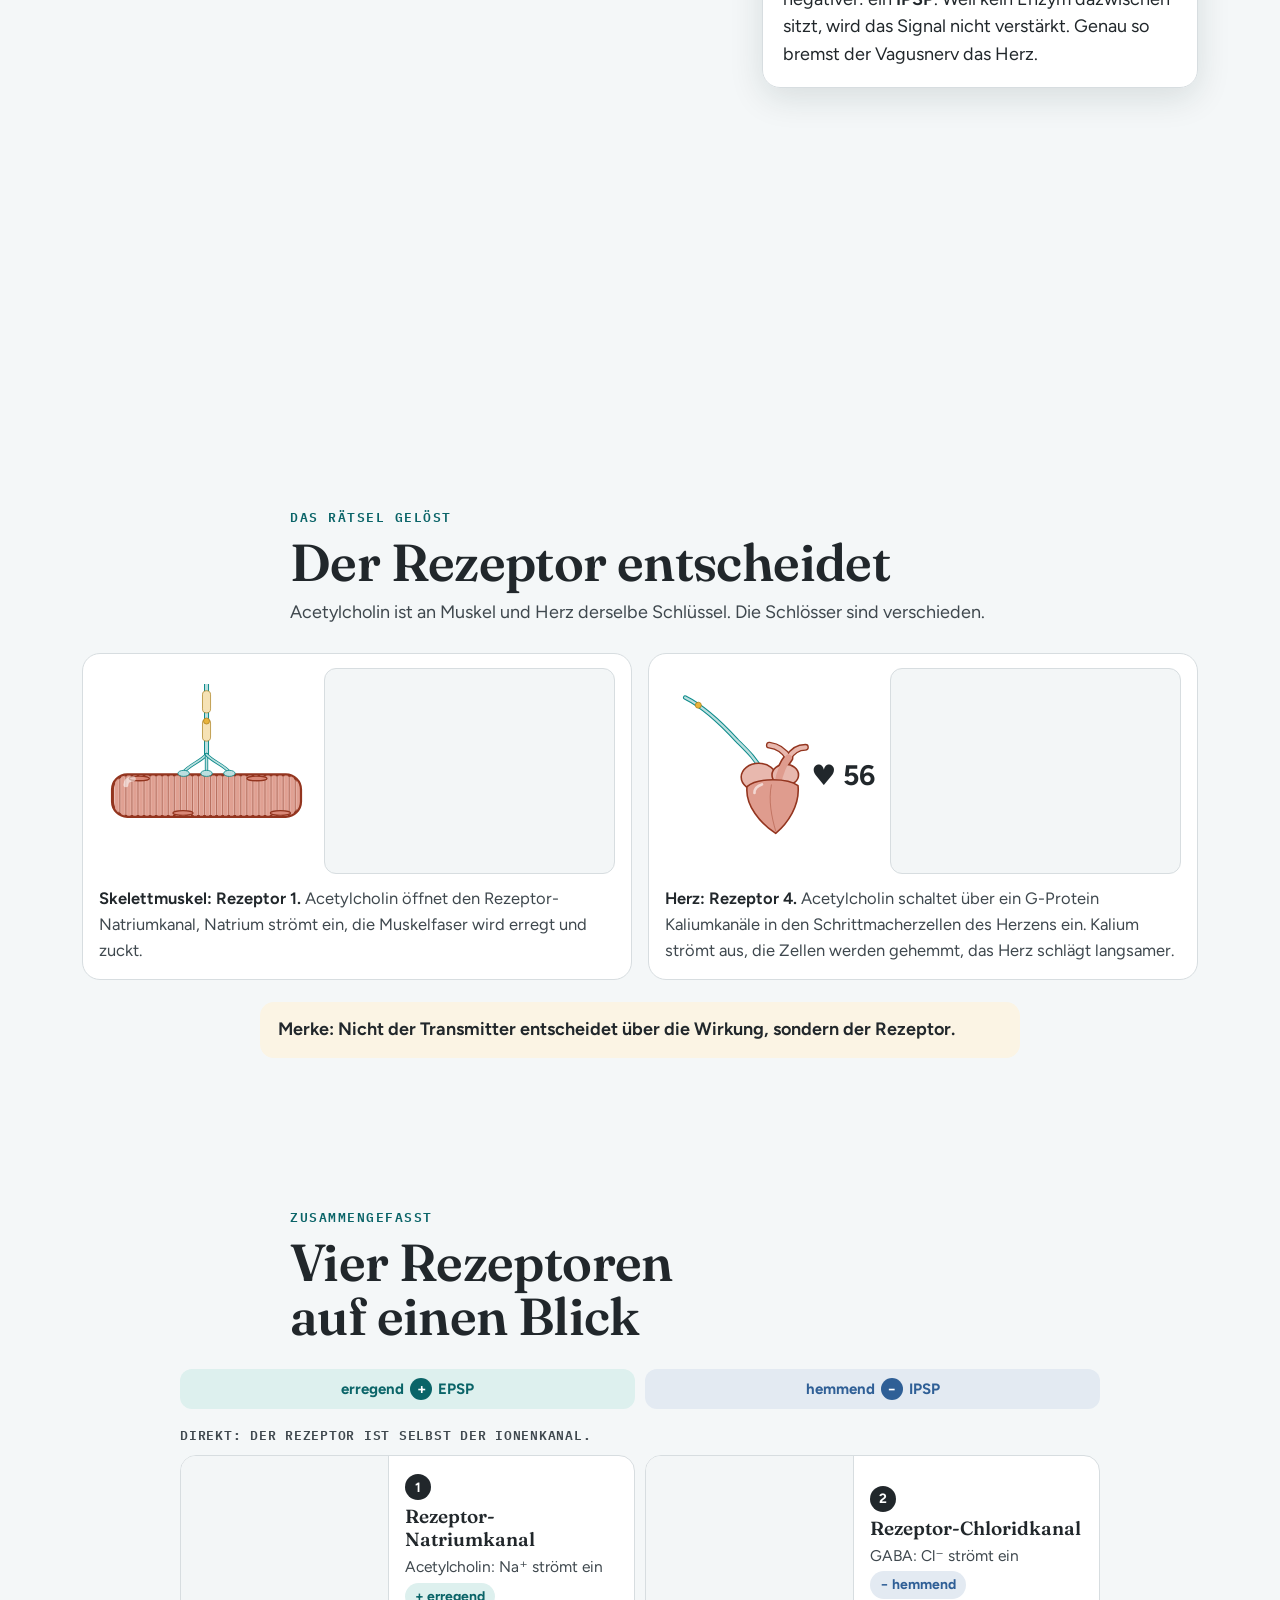
<file: rezeptoren/index.html>
<!doctype html><html lang="de"><meta charset="utf-8"><meta name="viewport" content="width=device-width, initial-scale=1, viewport-fit=cover"><meta name="description" content="Warum derselbe Botenstoff erregen oder hemmen kann: vier Rezeptoren animiert, Rezeptor-Labor und Selbsttest."><style>body{margin:0}</style><title>Ein Schlüssel, viele Schlösser</title>
<link rel="stylesheet" href="../fonts/fonts.css">
<style>
/* Schülerfassung Rezeptoren: zuerst fürs Handy gebaut, am Computer zweispaltig mit stehender Abbildung */
:root{
  --bg:#F4F7F8;--card:#FFFFFF;--cool:#EEF1F2;--warm:#FBF4E4;--line:#D7DDE0;--fig:#F3F6F7;
  --ink:#21272B;--sub:#3F484E;--muted:#5B676D;
  --teal:#0F8C8C;--teal-d:#0A6468;--teal-s:#DDF0EE;--blue:#2F5F96;--blue-s:#E3EAF2;
  --amber:#E8B33C;--amber-d:#A87A12;--amber-ink:#8A6410;--amber-s:#FBEFD2;--verm:#C8553D;--verm-d:#A8432F;
  --ok:#0A6468;--ok-s:#DDF0EE;--no:#A8432F;--no-s:#F8E4DE;
  --night:#12171A;
  --display:"Fraunces",Georgia,serif;--body:"Figtree","Segoe UI",system-ui,sans-serif;--mono:"IBM Plex Mono",ui-monospace,Consolas,monospace;
  --ease:cubic-bezier(.16,1,.3,1);--toc-h:50px;--maxw:1180px;
  color-scheme:light;
}
*{box-sizing:border-box}
html{background:var(--bg);scroll-padding-top:calc(var(--toc-h) + 8px)}
body{margin:0;background:var(--bg);color:var(--ink);font:400 17px/1.55 var(--body);-webkit-font-smoothing:antialiased;overflow-x:hidden}
h1,h2,h3,h4,p{margin:0}
h1,h2,h3{text-wrap:balance}
button{font:inherit;color:inherit}
svg text{font-family:var(--body)}
b,strong{font-weight:650}
.eyebrow{font:600 12.5px/1.2 var(--mono);letter-spacing:.12em;text-transform:uppercase;color:var(--teal-d)}
.topbar{position:fixed;left:0;top:0;right:0;height:3px;z-index:50;pointer-events:none}
.topbar i{display:block;height:100%;width:0;background:var(--teal)}

/* Kopf */
.hero{position:relative;min-height:100svh;display:grid;align-items:center;overflow:hidden;color:#EEF3F4;background:radial-gradient(120% 90% at 70% 10%,#1E2A2E 0%,var(--night) 62%)}
#net{position:absolute;inset:0;width:100%;height:100%;display:block}
.hero #net{-webkit-mask-image:radial-gradient(130% 95% at 100% 0%,#000 0%,#000 32%,rgba(0,0,0,.16) 72%);mask-image:radial-gradient(130% 95% at 100% 0%,#000 0%,#000 32%,rgba(0,0,0,.16) 72%)}
.hero-in{position:relative;width:100%;max-width:var(--maxw);margin:0 auto;padding:88px max(20px,env(safe-area-inset-right,0px)) 56px max(20px,env(safe-area-inset-left,0px));display:grid;gap:20px;justify-items:start}
.hero .eyebrow{color:#7FD0C8}
.hero h1{font:600 clamp(48px,11.5vw,128px)/.94 var(--display);letter-spacing:-.022em;color:#fff;max-width:12ch}
.hero .sub{font-size:clamp(18px,2.2vw,23px);max-width:36ch;color:#C9D6D9}
.goal{display:grid;gap:8px;max-width:640px;background:rgba(255,255,255,.07);border:1.5px solid rgba(127,208,200,.35);border-radius:16px;padding:14px 18px;-webkit-backdrop-filter:blur(6px);backdrop-filter:blur(6px);color:#fff}
.goal b{font:700 12px/1.2 var(--mono);letter-spacing:.12em;text-transform:uppercase;color:#7FD0C8}
.down{display:inline-flex;align-items:center;gap:8px;color:#fff;text-decoration:none;font-weight:600;border-radius:999px;padding:10px 18px;background:var(--teal)}
.down svg{width:18px;height:18px}
.down:focus-visible,.toc a:focus-visible,button:focus-visible,summary:focus-visible{outline:3px solid var(--amber);outline-offset:2px}

/* Ablauf im Kopf: Transmitter, Rezeptor, Wirkung */
.flow{display:flex;align-items:center;flex-wrap:wrap;gap:8px;font:600 16px/1.2 var(--body)}
.flow .f{display:inline-flex;align-items:center;gap:6px}
.flow .f svg{width:18px;height:18px}
.flow .f.tr{color:#F3CB6E}.flow .f.rc{color:#A9C4E6}.flow .f.ef{color:#fff}
.flow .f.ef b{display:inline-grid;place-items:center;width:22px;height:22px;border-radius:50%;background:rgba(255,255,255,.14);font-weight:700}
.flow .ar{color:#8FA3A8;font-weight:400}

/* Inhaltsleiste */
.toc{position:sticky;top:0;z-index:40;height:var(--toc-h);display:flex;align-items:center;gap:6px;overflow-x:auto;padding:0 12px;background:rgba(244,247,248,.92);-webkit-backdrop-filter:blur(10px);backdrop-filter:blur(10px);border-bottom:1px solid var(--line);scrollbar-width:none}
.toc::-webkit-scrollbar{display:none}
.toc a{flex:none;color:var(--sub);text-decoration:none;font:600 14px/1 var(--body);padding:9px 12px;border-radius:999px;transition:background .3s,color .3s}
.toc a.t{color:var(--teal-d)}
.toc a.on{background:var(--ink);color:#fff}
@media (min-width:1180px){.toc{justify-content:center}}

/* Abschnitte */
.sec{padding:64px max(16px,env(safe-area-inset-right,0px)) 40px max(16px,env(safe-area-inset-left,0px));max-width:var(--maxw);margin:0 auto}
.sec-head{max-width:700px;margin:0 auto 26px;display:grid;gap:10px}
.sec h2{font:600 clamp(32px,6vw,52px)/1.04 var(--display);letter-spacing:-.012em}
.lead{font-size:18px;color:var(--sub)}
.small{font-size:15px;color:var(--muted)}
.note{max-width:700px;margin:18px auto 0;font-size:16.5px;color:var(--sub);background:var(--cool);border-radius:14px;padding:12px 16px}
.ask{font-weight:700;color:var(--teal-d)}
.ask.big{max-width:700px;margin:22px auto 0;padding:14px 18px;border-radius:14px;background:var(--teal-s);font-size:18px}
strong.ex{color:var(--teal-d)}strong.in{color:var(--blue)}

/* Rätsel: Muskel und Herz */
.pair{display:grid;gap:16px}
@media (min-width:760px){.pair{grid-template-columns:1fr 1fr}}
.pc{position:relative;margin:0;background:var(--card);border:1px solid var(--line);border-radius:18px;padding:14px 16px 16px;display:grid;gap:10px;align-content:start}
.pc>svg{width:100%;height:auto;aspect-ratio:640/520;display:block}
.pc figcaption{display:grid;gap:4px;font-size:16.5px;color:var(--sub)}
.pc figcaption b{font:600 21px/1.2 var(--display);color:var(--ink)}
.replay{position:absolute;right:10px;bottom:10px;display:inline-flex;align-items:center;gap:6px;border:0;border-radius:999px;background:var(--ink);color:#fff;padding:8px 14px 8px 11px;font-weight:600;font-size:14px;cursor:pointer;box-shadow:0 4px 14px rgba(0,0,0,.18)}
.replay svg{width:16px;height:16px}
.replay[hidden]{display:none}
.pc .replay{top:12px;right:12px;bottom:auto}

/* Botenstoffe */
.gal{display:grid;gap:10px;grid-template-columns:repeat(2,minmax(0,1fr))}
@media (min-width:720px){.gal{grid-template-columns:repeat(4,minmax(0,1fr))}}
.mc{background:var(--card);border:1px solid var(--line);border-radius:16px;padding:10px 12px 12px;display:grid;gap:4px;align-content:start}
.mc svg{width:100%;height:auto;aspect-ratio:700/410;display:block}
.mc b{font:600 18px/1.2 var(--display)}
.mc p{font-size:14.5px;line-height:1.4;color:var(--sub)}
.duo2{display:grid;gap:14px;margin-top:18px}
@media (min-width:760px){.duo2{grid-template-columns:1fr 1fr}}
.note2{background:var(--cool);border-radius:16px;padding:16px 18px;display:grid;gap:8px;align-content:start}
.note2 h3{font:600 21px/1.2 var(--display)}
.note2 p{font-size:16.5px;color:var(--sub)}

/* Erregend, hemmend, zwei Wege */
.duo{display:grid;gap:16px}
@media (min-width:760px){.duo{grid-template-columns:1fr 1fr}}
.ep{background:var(--card);border:1px solid var(--line);border-radius:18px;padding:16px 18px;display:grid;gap:8px;align-content:start}
.ep h3{font:600 23px/1.15 var(--display)}
.ep h3 small{display:block;margin-top:4px;font:500 12.5px/1.35 var(--mono);letter-spacing:.04em;color:var(--muted)}
.ep.e h3{color:var(--teal-d)}.ep.h h3{color:var(--blue)}
.ep p{font-size:16.5px;color:var(--sub)}
.ep svg{width:100%;height:auto;display:block;margin-top:4px}
.ways{display:grid;gap:14px;margin-top:16px}
@media (min-width:760px){.ways{grid-template-columns:1fr 1fr}}
.way{background:var(--card);border:1px solid var(--line);border-radius:18px;padding:16px 18px;display:grid;gap:8px;align-content:start}
.way h3{font:600 21px/1.2 var(--display)}
.way p{font-size:16.5px;color:var(--sub)}

/* Scrollytelling */
.scrolly{position:relative}
.media{position:sticky;top:var(--toc-h);z-index:1;padding:8px 0}
.mbox{position:relative;width:100%;border-radius:18px;overflow:hidden;background:var(--card);border:1px solid var(--line)}
.mbox.rz{display:flex;flex-direction:column}
.mbox.rz>canvas:first-child{width:100%;height:auto;aspect-ratio:1200/850;display:block;background:var(--fig)}
.rzbar{display:flex;align-items:center;gap:10px;padding:8px 12px 0;border-top:1px solid var(--line)}
.rzname{flex:1;min-width:0;white-space:nowrap;overflow:hidden;text-overflow:ellipsis;font:600 12px/1.25 var(--mono);letter-spacing:.08em;text-transform:uppercase;color:var(--teal-d)}
.rzbar .replay{position:static;flex:none;box-shadow:none;padding:5px 11px 5px 9px;font-size:13px}
.rzbar .replay svg{width:14px;height:14px}
@media (max-width:599px){.rzbar .replay{padding:6px}.rzbar .replay span{display:none}}
.mbox.rz .scope{width:100%;height:84px;display:block}
.st{flex:none;font:700 14px/1 var(--body);border-radius:999px;padding:5px 10px;background:var(--cool);color:var(--sub);transition:background .3s,color .3s;font-variant-numeric:tabular-nums}
.st.ex{background:var(--teal-s);color:var(--teal-d)}.st.in{background:var(--blue-s);color:var(--blue)}
.cards{position:relative;z-index:2;padding:4svh 0 22svh}
.card{position:relative;max-width:560px;margin:0 auto 64svh;background:rgba(255,255,255,.97);border:1px solid var(--line);border-radius:18px;padding:18px 20px;box-shadow:0 10px 34px rgba(15,40,45,.12);display:grid;gap:10px;transition:opacity .45s,transform .6s var(--ease)}
.card:last-child{margin-bottom:8svh}
.card:not(.on){opacity:.5}
.card h3{font:600 23px/1.15 var(--display)}
.card .rno{font:600 12px/1.3 var(--mono);letter-spacing:.1em;text-transform:uppercase;color:var(--teal-d)}
.card .q{font-weight:700;color:var(--teal-d)}
.fact{background:var(--warm);border-radius:10px;padding:9px 12px;font-size:15.5px}
.fact b{color:var(--amber-ink)}
.verdict{display:inline-flex;align-items:center;gap:9px;justify-self:start;font:700 17px/1 var(--body);border-radius:999px;padding:6px 15px 6px 6px}
.verdict span{display:grid;place-items:center;width:28px;height:28px;border-radius:50%;color:#fff;font:700 20px/1 var(--body)}
.verdict.ex{background:var(--teal-s);color:var(--teal-d)}.verdict.ex span{background:var(--teal-d)}
.verdict.in{background:var(--blue-s);color:var(--blue)}.verdict.in span{background:var(--blue)}
.legend{list-style:none;margin:0;padding:10px 12px;display:grid;grid-template-columns:repeat(2,minmax(0,1fr));gap:8px 12px;font-size:15px;line-height:1.25;background:var(--cool);border-radius:12px}
.legend li{display:flex;align-items:center;gap:8px;min-width:0}
.legend svg{width:24px;height:24px;flex:none}
@media (max-width:959px){
  .scrolly[data-scrolly="rz"] .media{z-index:3;margin:0 calc(-1 * max(16px,env(safe-area-inset-right,0px))) 0 calc(-1 * max(16px,env(safe-area-inset-left,0px)));padding:0;background:var(--bg);box-shadow:0 16px 16px -16px rgba(15,40,45,.28)}
  .scrolly[data-scrolly="rz"] .mbox.rz{border-radius:0;border-left:0;border-right:0}
  .cards{z-index:1}
  .card{margin-bottom:40svh}
}
@media (max-width:959px) and (max-height:700px){.mbox.rz .scope{height:62px}}
@media (min-width:960px){
  body{font-size:18px}
  .sec{padding-block:96px 56px;padding-left:max(32px,env(safe-area-inset-left,0px));padding-right:max(32px,env(safe-area-inset-right,0px))}
  .scrolly{display:grid;grid-template-columns:minmax(0,1.18fr) minmax(0,.82fr);gap:52px;align-items:start}
  .media{top:calc(var(--toc-h) + 3vh);padding:0}
  .mbox.rz .scope{height:150px}
  .rzbar{padding:10px 16px 0}
  .rzname{font-size:13px}
  .cards{padding:26vh 0 30vh}
  .card{margin:0 0 52vh;max-width:none}
  .card:last-child{margin-bottom:0}
  .card h3{font-size:26px}
}

/* Rätsel gelöst */
.solc{display:grid;gap:12px}
.sol-top{display:grid;grid-template-columns:minmax(0,.85fr) minmax(0,1.15fr);gap:10px;align-items:center}
.sol-top svg{width:100%;height:auto;aspect-ratio:640/520;display:block}
.sol-top canvas{width:100%;height:auto;aspect-ratio:800/567;display:block;border-radius:12px;background:var(--fig);border:1px solid var(--line)}
.solc p{font-size:16.5px;color:var(--sub)}
.solc p b{color:var(--ink)}
.sec>.mk{max-width:760px;margin:22px auto 0;background:var(--warm);border-radius:14px;padding:14px 18px;font-weight:650;font-size:18px}

/* Überblick */
.ov{max-width:920px;margin:0 auto;display:grid;gap:10px}
.ovh,.ovr{display:grid;grid-template-columns:repeat(2,minmax(0,1fr));gap:10px}
.oh{font:700 15px/1.2 var(--body);text-align:center;border-radius:12px;padding:9px 6px}
.oh b{display:inline-grid;place-items:center;width:22px;height:22px;margin:0 2px;border-radius:50%;color:#fff;font-weight:700}
.oh.e{background:var(--teal-s);color:var(--teal-d)}.oh.e b{background:var(--teal-d)}
.oh.h{background:var(--blue-s);color:var(--blue)}.oh.h b{background:var(--blue)}
.ol{margin-top:8px;font:600 12.5px/1.4 var(--mono);letter-spacing:.06em;text-transform:uppercase;color:var(--sub)}
.oc{background:var(--card);border:1px solid var(--line);border-radius:16px;overflow:hidden;display:grid;align-content:start}
.oc canvas{width:100%;height:auto;aspect-ratio:760/633;display:block;background:var(--fig);border-bottom:1px solid var(--line)}
.oc>div{padding:10px 12px 12px;display:grid;gap:5px;align-content:start}
.oc .no{display:grid;place-items:center;width:26px;height:26px;border-radius:50%;background:var(--ink);color:#fff;font:700 13.5px/1 var(--body)}
.oc b{font:600 17px/1.2 var(--display)}
.oc>div>span:not(.no){font-size:14.5px;line-height:1.4;color:var(--sub)}
.oc em{justify-self:start;font-style:normal;font-weight:700;font-size:14px;border-radius:999px;padding:3px 10px}
.oc em.e{background:var(--teal-s);color:var(--teal-d)}.oc em.e::before{content:"+ "}
.oc em.h{background:var(--blue-s);color:var(--blue)}.oc em.h::before{content:"− "}
@media (min-width:760px){.oc{grid-template-columns:minmax(0,.46fr) minmax(0,.54fr);align-items:center}.oc canvas{border-bottom:0;border-right:1px solid var(--line)}.oc>div{padding:12px 16px}.oc b{font-size:19px}.oc>div>span:not(.no){font-size:15.5px}}

/* Fremde Schlüssel */
.keys{display:grid;gap:14px}
@media (min-width:760px){.keys{grid-template-columns:repeat(3,minmax(0,1fr))}}
.key{background:var(--card);border:1px solid var(--line);border-radius:18px;overflow:hidden;display:grid;align-content:start}
.key canvas{width:100%;height:auto;aspect-ratio:760/633;display:block;background:var(--fig);border-bottom:1px solid var(--line)}
.key h3{font:600 22px/1.15 var(--display);padding:12px 16px 0}
.key p{font-size:16px;color:var(--sub);padding:6px 16px 16px}

/* Aufgaben */
.task .eyebrow{display:inline-block;justify-self:start;background:var(--teal-d);color:#fff;border-radius:999px;padding:6px 11px}
.lab{max-width:1080px;margin:0 auto 22px;display:grid;gap:14px}
.lab-ctl{display:grid;gap:8px;align-content:start}
.lab-l{margin-top:4px;font:600 12px/1.2 var(--mono);letter-spacing:.1em;text-transform:uppercase;color:var(--teal-d)}
.seg,.keysel{display:grid;grid-template-columns:repeat(2,minmax(0,1fr));gap:6px}
.seg button,.keysel button{display:flex;align-items:center;gap:8px;min-height:48px;text-align:left;border:1px solid var(--line);background:#fff;border-radius:12px;padding:8px 10px;font:600 14.5px/1.2 var(--body);cursor:pointer;transition:background .2s,border-color .2s,transform .15s}
.seg button:active,.keysel button:active{transform:scale(.98)}
.seg button span{flex:none;display:grid;place-items:center;width:24px;height:24px;border-radius:50%;background:var(--teal-s);color:var(--teal-d);font:700 13px/1 var(--body)}
.seg button[aria-pressed="true"]{background:var(--ink);border-color:var(--ink);color:#fff}
.seg button[aria-pressed="true"] span{background:#fff;color:var(--ink)}
.keysel button .ic{flex:none;display:flex;gap:2px}
.keysel button .ic svg{width:24px;height:24px;display:block}
.keysel button .tx{display:grid;gap:2px;min-width:0}
.keysel button small{font:600 12px/1.2 var(--body);color:var(--muted)}
.keysel button small:empty{display:none}
.keysel button small.y{color:var(--teal-d)}.keysel button small.n{color:var(--no)}
.keysel button[data-lig="gbz"]{grid-column:1/-1}
.keysel button[aria-pressed="true"]{border:2px solid var(--amber-d);background:var(--amber-s);padding:7px 9px}
.lab-view{display:grid;gap:10px;align-content:start}
.lab-out{background:var(--cool);border-radius:14px;padding:12px 14px;font-size:16.5px;min-height:4.8em}
@media (max-width:899px){
  .lab-view{order:-1}
  .lab-out{font-size:15px;line-height:1.45;padding:10px 12px;min-height:calc(4 * 1.45em + 20px)}
  .mbox.rz.lab-box .scope{height:64px}
}
/* am Handy bleibt das Labor-Bild stehen, während man die Knöpfe durchscrollt */
@media (max-width:899px) and (min-height:720px){
  .lab-view{position:sticky;top:var(--toc-h);z-index:3;background:var(--bg);padding-block:8px 10px;margin-inline:calc(-1 * max(16px,env(safe-area-inset-left,0px))) calc(-1 * max(16px,env(safe-area-inset-right,0px)));padding-left:max(16px,env(safe-area-inset-left,0px));padding-right:max(16px,env(safe-area-inset-right,0px));box-shadow:0 16px 16px -16px rgba(15,40,45,.28)}
}
.lab-out .wait{color:var(--muted)}
.lab-count{font-size:14px;color:var(--muted)}
/* am Computer: Knöpfe und Ergebnis links, Bild rechts */
@media (min-width:900px){
  .lab{grid-template-columns:minmax(0,.78fr) minmax(0,1.22fr);grid-template-areas:"ctl box" "out box";align-items:start}
  .lab-view{display:contents}
  .lab-ctl{grid-area:ctl}
  .lab-box{grid-area:box}
  .lab-out{grid-area:out;align-self:start}
  .seg{grid-template-columns:1fr}
  .mbox.rz.lab-box .scope{height:130px}
}

.tasks{max-width:760px;margin:0 auto 18px;display:grid;gap:14px}
.tq{position:relative;background:var(--card);border:1px solid var(--line);border-radius:18px;padding:16px 16px 16px 58px;display:grid;gap:10px}
.tq .tn{position:absolute;left:16px;top:15px;display:grid;place-items:center;width:30px;height:30px;border-radius:50%;background:var(--teal-d);color:#fff;font:700 15px/1 var(--body)}
.tq h3{font:600 18.5px/1.35 var(--body)}
details{border-radius:12px;background:var(--cool)}
details summary{cursor:pointer;list-style:none;padding:10px 12px;font-weight:650;color:var(--teal-d);display:flex;align-items:center;gap:10px}
details summary::-webkit-details-marker{display:none}
details summary::before{content:"";flex:none;width:7px;height:7px;margin-left:2px;border-right:2.4px solid currentColor;border-bottom:2.4px solid currentColor;transform:rotate(-45deg);transition:transform .25s}
details[open] summary::before{transform:rotate(45deg)}
details p{padding:0 12px 12px;font-size:16px;color:var(--sub)}
details.ans{background:var(--warm)}
details.ans summary{color:var(--amber-ink)}

.opts{display:grid;gap:6px}
.opts button{text-align:left;border:1px solid var(--line);background:#fff;border-radius:12px;padding:10px 13px;cursor:pointer;font-size:16px}
.opts button.ok{border:2px solid var(--ok);background:var(--ok-s)}
.opts button.no{border:2px solid var(--no);background:var(--no-s)}
.opts button.ok::after{content:"  ✓";font-weight:700;color:var(--ok)}
.opts button.no::after{content:"  ✗";font-weight:700;color:var(--no)}

/* Hefteintrag */
.heftwrap{max-width:1080px;margin:0 auto;display:grid;gap:18px}
@media (min-width:960px){.heftwrap{grid-template-columns:minmax(0,1fr) minmax(0,1fr);align-items:start}}
.skz{margin:0;display:grid;gap:8px}
.skz canvas{width:100%;height:auto;aspect-ratio:1600/1100;display:block;background:#fff;border:1px solid var(--line);border-radius:14px}
.skz figcaption{font-size:14.5px;color:var(--muted)}
.heft{position:relative;width:100%;max-width:820px;margin:0 auto;--row:34px;background-color:#FFFEFA;background-image:repeating-linear-gradient(180deg,transparent 0 calc(var(--row) - 1px),#E3E9EE calc(var(--row) - 1px) var(--row));background-position:0 12px;border:1px solid var(--line);border-radius:14px;padding:12px 18px 14px 50px}
.heft::before{content:"";position:absolute;left:36px;top:0;bottom:0;border-left:2px solid #E9B9B0}
.heft h4{font:700 12px/var(--row) var(--mono);letter-spacing:.12em;text-transform:uppercase;color:var(--amber-ink)}
.heft h3{font:600 23px/var(--row) var(--display)}
.heft .pre{line-height:var(--row);font-size:16.5px}
.heft ol{margin:0;padding-left:22px;list-style:none;counter-reset:hf}
.heft li{counter-increment:hf;position:relative;line-height:var(--row);font-size:16.5px}
.heft li::before{content:counter(hf);position:absolute;left:-25px;top:7px;display:grid;place-items:center;width:20px;height:20px;border-radius:50%;background:var(--ink);color:#fff;font:700 11.5px/1 var(--body)}
.heft .mk{margin:0;font-weight:650;color:var(--amber-ink);line-height:var(--row);font-size:16.5px}

/* Selbsttest */
.quiz{max-width:760px;margin:0 auto;display:grid;gap:14px;counter-reset:qq}
.q{background:var(--card);border:1px solid var(--line);border-radius:18px;padding:16px 18px;display:grid;gap:10px;counter-increment:qq}
.q h3{font:600 19px/1.3 var(--body);display:flex;gap:10px}
.q h3::before{content:counter(qq);flex:none;display:grid;place-items:center;width:28px;height:28px;border-radius:50%;background:var(--teal-s);color:var(--teal-d);font-size:14px}
.q .opts button:disabled{cursor:default}
.q .why{font-size:15.5px;color:var(--sub);background:var(--cool);border-radius:12px;padding:9px 12px}
.q .why b{color:var(--ink)}
.q .why[hidden]{display:none}
.score{max-width:760px;margin:16px auto 0;font:600 20px/1.3 var(--display);text-align:center;min-height:1.3em}
.score:empty{margin:0;min-height:0}
#labQuiz,#sleepQuiz{margin-top:22px}

/* Wörter und Zahlen */
.words{display:grid;gap:12px;grid-template-columns:repeat(auto-fill,minmax(250px,1fr))}
.word{background:var(--card);border:1px solid var(--line);border-radius:16px;padding:14px 16px;display:grid;gap:6px;align-content:start}
.word b{font:600 23px/1.1 var(--display)}
.word .from{font:600 12.5px/1.35 var(--mono);color:var(--teal-d)}
.word p{font-size:15.5px;color:var(--sub)}
.facts-h{font:600 28px/1.1 var(--display);margin:44px 0 14px}
.facts{display:grid;gap:12px;grid-template-columns:repeat(auto-fill,minmax(220px,1fr))}
.fct{border-radius:16px;padding:16px;background:var(--ink);color:#E6EEF0;display:grid;gap:6px;align-content:start}
.fct b{font:600 30px/1.05 var(--display);color:#F3CB6E}
.fct p{font-size:15.5px}
.foot{max-width:var(--maxw);margin:40px auto 0;padding:24px max(16px,env(safe-area-inset-right,0px)) 48px max(16px,env(safe-area-inset-left,0px));font-size:14px;color:var(--muted);border-top:1px solid var(--line)}

@media (prefers-reduced-motion:reduce){*{transition:none!important;animation:none!important}}
</style>
<div class="topbar" aria-hidden="true"><i id="progress"></i></div>

<header class="hero" id="top">
  <canvas id="net" aria-hidden="true"></canvas>
  <div class="hero-in">
    <span class="eyebrow">Biologie · Nervensystem</span>
    <h1>Ein Schlüssel, viele Schlösser</h1>
    <p class="sub">Acetylcholin bringt deine Muskeln zum Zucken und bremst dein Herz. Wie kann ein einziger Botenstoff so Gegensätzliches bewirken? Die Antwort steckt im Empfänger, dem Rezeptor.</p>
    <p class="flow" aria-label="Transmitter, Rezeptor, erregend oder hemmend">
      <span class="f tr"><svg viewBox="0 0 24 24" aria-hidden="true"><circle cx="12" cy="12" r="8" fill="currentColor"/></svg>Transmitter</span><span class="ar" aria-hidden="true">→</span>
      <span class="f rc"><svg viewBox="0 0 24 24" aria-hidden="true"><path d="M4 4h6v16H4zM14 4h6v16h-6z" fill="currentColor"/></svg>Rezeptor</span><span class="ar" aria-hidden="true">→</span>
      <span class="f ef">erregend <b>+</b> oder hemmend <b>−</b></span>
    </p>
    <p class="goal"><b>Danach kannst du</b><span>an vier Rezeptortypen erklären, warum derselbe Neurotransmitter erregen oder hemmen kann, und sagen, was Agonisten und Antagonisten tun.</span></p>
    <a class="down" href="#raetsel">Los geht’s <svg viewBox="0 0 24 24" aria-hidden="true"><path d="M12 5v14M6 13l6 6 6-6" fill="none" stroke="currentColor" stroke-width="2.2" stroke-linecap="round" stroke-linejoin="round"/></svg></a>
  </div>
</header>

<nav class="toc" id="toc" aria-label="Inhalt">
  <a href="#raetsel">Rätsel</a><a href="#botenstoffe">Botenstoffe</a><a href="#wirkung">Erregen, hemmen</a><a href="#rezeptoren">Vier Rezeptoren</a><a href="#loesung">Lösung</a><a href="#schluessel">Fremde Schlüssel</a><a href="#labor" class="t">Aufgabe 1</a><a href="#schlaf" class="t">Aufgabe 2</a><a href="#heft">Hefteintrag</a><a href="#test" class="t">Selbsttest</a><a href="#woerter">Wörter</a>
</nav>

<main>

<section class="sec" id="raetsel">
  <div class="sec-head"><span class="eyebrow">Ein Rätsel</span><h2>Ein Stoff, zwei Wirkungen</h2>
    <p class="lead">Otto Loewi hat 1921 gezeigt, dass der Vagusnerv das Herz mit einem Stoff bremst. Heute wissen wir: Es ist Acetylcholin. Derselbe Stoff überträgt aber auch das Signal vom Nerv auf jeden Skelettmuskel, und dort bewirkt er das Gegenteil.</p></div>
  <div class="pair">
    <figure class="pc"><svg id="muSvg" role="img" aria-label="Skelettmuskelfaser mit Nerv, die sich bei jedem Impuls zusammenzieht"></svg>
      <figcaption><b>Am Skelettmuskel</b><span>Kommt Acetylcholin an, zieht sich die Muskelfaser zusammen. Acetylcholin <strong class="ex">erregt</strong>.</span></figcaption></figure>
    <figure class="pc"><svg id="heSvg" role="img" aria-label="Froschherz mit Vagusnerv, das langsamer schlägt"></svg>
      <figcaption><b>Am Herz</b><span>Kommt Acetylcholin vom Vagusnerv, schlägt das Herz langsamer. Acetylcholin <strong class="in">hemmt</strong>.</span></figcaption>
      <button class="replay" id="heReplay" type="button"><svg viewBox="0 0 24 24" aria-hidden="true"><path d="M4 12a8 8 0 1 0 2.4-5.7M4 4v4.5h4.5" fill="none" stroke="currentColor" stroke-width="2.2" stroke-linecap="round" stroke-linejoin="round"/></svg>Nochmal</button></figure>
  </div>
  <p class="ask big">Wie kann derselbe Stoff erregen und hemmen? Merk dir deine Vermutung, die Auflösung kommt weiter unten.</p>
</section>

<section class="sec" id="botenstoffe">
  <div class="sec-head"><span class="eyebrow">Neurotransmitter</span><h2>Über 100 Botenstoffe</h2>
    <p class="lead">Die Neurochemie erforscht, welche Stoffe an Synapsen wirken und wie. Bisher kennt man über 100 solcher Neurotransmitter. Fast alle enthalten Stickstoff. Hier siehst du die wichtigsten als Kugelmodell: Kohlenstoff dunkel, Sauerstoff weiß, Stickstoff bernsteinfarben. Wasserstoff ist weggelassen.</p></div>
  <div class="gal">
    <div class="mc"><svg data-mol="ach" role="img" aria-label="Molekül Acetylcholin"></svg><b>Acetylcholin</b><p>überträgt vom Nerv auf den Muskel, im Gehirn wichtig für Aufmerksamkeit und Gedächtnis</p></div>
    <div class="mc"><svg data-mol="dopa" role="img" aria-label="Molekül Dopamin"></svg><b>Dopamin</b><p>Belohnung und Antrieb, steuert auch Bewegungen</p></div>
    <div class="mc"><svg data-mol="sero" role="img" aria-label="Molekül Serotonin"></svg><b>Serotonin</b><p>beeinflusst Stimmung, Schlaf und Appetit</p></div>
    <div class="mc"><svg data-mol="nor" role="img" aria-label="Molekül Noradrenalin"></svg><b>Noradrenalin</b><p>macht wach und aufmerksam</p></div>
    <div class="mc"><svg data-mol="adr" role="img" aria-label="Molekül Adrenalin"></svg><b>Adrenalin</b><p>bei Stress steigen Herzschlag und Blutzucker, bereit für Kampf oder Flucht</p></div>
    <div class="mc"><svg data-mol="gaba" role="img" aria-label="Molekül GABA"></svg><b>GABA</b><p>der wichtigste hemmende Transmitter im Gehirn, die Bremse</p></div>
    <div class="mc"><svg data-mol="glu" role="img" aria-label="Molekül Glutamat"></svg><b>Glutamat</b><p>der wichtigste erregende Transmitter im Gehirn, das Gaspedal</p></div>
    <div class="mc"><svg data-mol="endo" role="img" aria-label="Endorphin als Kette aus 31 Bausteinen"></svg><b>Endorphine</b><p>körpereigene Eiweißstoffe, dämpfen Schmerz</p></div>
  </div>
  <div class="duo2">
    <div class="note2"><h3>Endorphine und Morphin</h3><p>Endorphine sind kurze Eiweißketten, Beta-Endorphin zum Beispiel besteht aus 31 Bausteinen. Der Körper schüttet sie bei starken Schmerzen und großer Belastung aus, sie dämpfen den Schmerz und heben die Stimmung. Sie wirken an denselben Rezeptoren wie Morphin, der Wirkstoff aus dem Milchsaft des Schlafmohns. Daher der Name: Endorphin bedeutet „körpereigenes Morphin“. Chemisch sind Endorphine aber ganz anders gebaut, nur die ersten fünf Bausteine passen in den Rezeptor. In der Abbildung oben sind sie kräftiger gefärbt.</p></div>
    <div class="note2"><h3>Transmitter oder Hormon?</h3><p>Ein Transmitter wirkt über den winzigen synaptischen Spalt auf die Nachbarzelle. Ein Hormon gelangt mit dem Blut zu Organen im ganzen Körper. Manche Stoffe können beides: Adrenalin, Noradrenalin und die Endorphine wirken als Transmitter und als Hormon. Der Übergang ist fließend.</p></div>
  </div>
</section>

<section class="sec" id="wirkung">
  <div class="sec-head"><span class="eyebrow">Am Rezeptor</span><h2>Erregend oder hemmend?</h2>
    <p class="lead">Bindet ein Transmitter an seinen Rezeptor, fließen in der nächsten Zelle Ionen. Entscheidend ist, wohin sich dadurch die Spannung verschiebt. In Ruhe ist das Zellinnere negativ, etwa −70 Millivolt. Ab rund −55 Millivolt, der Schwelle, entsteht ein neuer Impuls.</p></div>
  <div class="duo">
    <div class="ep e"><h3>EPSP <small>erregendes postsynaptisches Potenzial</small></h3><p>Positive Ionen strömen ein, das Zellinnere wird positiver. Diese <b>Depolarisation</b> bringt die Spannung näher an die Schwelle.</p><svg id="pspE" role="img" aria-label="Spannungskurve: das EPSP steigt Richtung Schwelle"></svg></div>
    <div class="ep h"><h3>IPSP <small>hemmendes postsynaptisches Potenzial</small></h3><p>Negative Ionen strömen ein oder positive strömen aus, das Zellinnere wird negativer. Diese <b>Hyperpolarisation</b> entfernt die Spannung von der Schwelle.</p><svg id="pspH" role="img" aria-label="Spannungskurve: das IPSP sinkt unter den Ruhewert"></svg></div>
  </div>
  <div class="ways">
    <div class="way"><h3>Weg 1: direkt</h3><p>Der Rezeptor ist selbst ein Ionenkanal. Bindet der Transmitter, öffnet er sich sofort. Das geht sehr schnell, innerhalb von Millisekunden, und ist ebenso schnell wieder vorbei.</p></div>
    <div class="way"><h3>Weg 2: über ein G-Protein</h3><p>Der Rezeptor ist kein Kanal. Er schaltet an der Innenseite der Membran ein <b>G-Protein</b> ein. Das G-Protein öffnet Kanäle direkt oder über ein Enzym, das sekundäre Botenstoffe bildet. Das dauert länger, wirkt aber auch länger und kann das Signal verstärken.</p></div>
  </div>
  <p class="note">Das <b>G</b> steht für Guanosin. GTP, das Guanosintriphosphat, ist ein Molekül ähnlich dem ATP. Im G-Protein dient es als Schalter: Hält das G-Protein GDP, ist es aus. Tauscht es GDP gegen GTP, ist es an.</p>
</section>

<section class="sec" id="rezeptoren">
  <div class="sec-head"><span class="eyebrow">Schritt für Schritt</span><h2>Vier Rezeptoren</h2>
    <p class="lead">Scroll langsam weiter. Die Abbildung zeigt immer, was gerade passiert, das Messgerät darunter die Spannung in der Zelle. Überleg bei jedem Rezeptor zuerst selbst, ob er erregt oder hemmt.</p></div>
  <div class="scrolly" data-scrolly="rz">
    <div class="media"><div class="mbox rz">
      <canvas id="rzCv" role="img" aria-label="Membranausschnitt mit dem gerade besprochenen Rezeptor"></canvas>
      <div class="rzbar"><span class="rzname" id="rzName">So liest du die Bilder</span><button class="replay" id="rzReplay" type="button" aria-label="Nochmal abspielen" hidden><svg viewBox="0 0 24 24" aria-hidden="true"><path d="M4 12a8 8 0 1 0 2.4-5.7M4 4v4.5h4.5" fill="none" stroke="currentColor" stroke-width="2.2" stroke-linecap="round" stroke-linejoin="round"/></svg><span>Nochmal</span></button><b class="st" id="rzSt">−70 mV</b></div>
      <canvas id="rzSc" class="scope" role="img" aria-label="Spannung in der Zelle"></canvas>
    </div></div>
    <div class="cards">
      <article class="card" data-type="na" data-t="0"><h3>So liest du die Bilder</h3><p>Oben liegt der synaptische Spalt, unten das Innere der nächsten Nervenzelle. Dazwischen siehst du die Membran: eine Doppelschicht aus Lipiden, in der Proteine stecken. Alle Proteine sind blau gezeichnet. Außen ist die Membran positiv geladen, innen negativ.</p>
        <ul class="legend">
          <li><svg viewBox="0 0 40 40" aria-hidden="true"><circle cx="20" cy="20" r="12" fill="#E8B33C" stroke="#A87A12" stroke-width="2.4"/></svg>Acetylcholin</li>
          <li><svg viewBox="0 0 40 40" aria-hidden="true"><path d="M6 10h28L20 34z" fill="#E8B33C" stroke="#A87A12" stroke-width="2.4" stroke-linejoin="round"/></svg>GABA</li>
          <li><svg viewBox="0 0 40 40" aria-hidden="true"><path d="M20 6l10 14-10 14-10-14z" fill="#E8B33C" stroke="#A87A12" stroke-width="2.4" stroke-linejoin="round"/></svg>sekundärer Botenstoff</li>
          <li><svg viewBox="0 0 40 40" aria-hidden="true"><circle cx="20" cy="20" r="11" fill="#fff" stroke="#3F484E" stroke-width="2.4"/><path d="M14 20h12M20 14v12" stroke="#3F484E" stroke-width="2.6" stroke-linecap="round"/></svg>Natriumion Na⁺</li>
          <li><svg viewBox="0 0 40 40" aria-hidden="true"><circle cx="20" cy="20" r="12" fill="#E0E7F0" stroke="#3A4F66" stroke-width="2.4"/><path d="M13 20h14" stroke="#3F484E" stroke-width="2.8" stroke-linecap="round"/></svg>Chloridion Cl⁻</li>
          <li><svg viewBox="0 0 40 40" aria-hidden="true"><rect x="8" y="8" width="24" height="24" rx="6" fill="#B9C0C4" stroke="#4E585E" stroke-width="2.4"/><path d="M14 20h12M20 14v12" stroke="#2B3236" stroke-width="2.6" stroke-linecap="round"/></svg>Kaliumion K⁺</li>
        </ul>
        <p class="small">Das Messgerät zeigt die Spannung in der Zelle. In Ruhe liegt sie bei −70 Millivolt. Ein Ion ist in Wirklichkeit viel kleiner als ein Protein, hier ist es vergrößert gezeichnet.</p></article>

      <article class="card" data-type="na" data-t="0"><span class="rno">Rezeptor 1 von 4 · direkt</span><h3>Rezeptor-Natriumkanal</h3><p>Dieser Rezeptor ist selbst ein Ionenkanal: Mehrere Untereinheiten umschließen eine Pore, im Schnitt siehst du zwei davon. Oben trägt er zwei Bindestellen für Acetylcholin. Im Spalt schwimmen viele Natriumionen (Na⁺), in der Zelle nur wenige.</p><p class="ask">Was meinst du: erregend oder hemmend?</p></article>
      <article class="card" data-type="na" data-t="1"><p>Zwei Moleküle Acetylcholin binden, und sofort öffnet sich der Kanal. Natriumionen strömen in die Zelle, denn außen sind viel mehr davon als innen, und das negative Zellinnere zieht sie zusätzlich an.</p></article>
      <article class="card" data-type="na" data-t="1"><p class="verdict ex"><span>+</span>erregend</p><p>Positive Ladung kommt herein, das Zellinnere wird weniger negativ: ein <b>EPSP</b>. Der direkte Weg ist schnell und kurz. Solche Rezeptoren sitzen zum Beispiel an jeder Skelettmuskelfaser.</p><p class="fact"><b>Genauer:</b> Der Kanal lässt auch etwas Kalium hinaus. Es strömt aber deutlich mehr Natrium herein.</p></article>

      <article class="card" data-type="cl" data-t="0"><span class="rno">Rezeptor 2 von 4 · direkt</span><h3>Rezeptor-Chloridkanal</h3><p>Auch dieser Rezeptor ist ein Ionenkanal, aber seine Bindestellen haben eine andere Form: Sie passen zu GABA, nicht zu Acetylcholin. Im Spalt sind viele Chloridionen (Cl⁻). Sie sind negativ geladen.</p><p class="ask">Erregend oder hemmend?</p></article>
      <article class="card" data-type="cl" data-t="1"><p>Zwei Moleküle GABA binden, der Kanal öffnet sich, und Chloridionen strömen in die Zelle.</p></article>
      <article class="card" data-type="cl" data-t="1"><p class="verdict in"><span>−</span>hemmend</p><p>Mit den Chloridionen kommt negative Ladung herein, das Zellinnere wird noch negativer: ein <b>IPSP</b>. Die Zelle ist jetzt schwerer zu erregen. GABA ist der wichtigste hemmende Transmitter im Gehirn. Rund ein Drittel der Synapsen dort arbeitet damit.</p></article>

      <article class="card" data-type="gk" data-t="0"><span class="rno">Rezeptor 3 von 4 · über G-Protein</span><h3>G-Protein mit Verstärkerkaskade</h3><p>Dieser Rezeptor ist kein Kanal. Er ist eine Proteinkette, die siebenmal durch die Membran läuft. Innen hängt ein G-Protein, daneben sitzen ein Enzym und mehrere Natriumkanäle. Die hellen Rauten sind ein Ausgangsstoff, aus dem das Enzym gleich etwas baut.</p><p class="ask">Erregend oder hemmend?</p></article>
      <article class="card" data-type="gk" data-t="1"><p>Acetylcholin bindet, und der Rezeptor schaltet das G-Protein ein: Es gibt sein <b>GDP</b> ab und nimmt <b>GTP</b> auf. Dann löst sich der größere Teil des G-Proteins und wandert an der Membran entlang zum Enzym.</p></article>
      <article class="card" data-type="gk" data-t="2"><p class="verdict ex"><span>+</span>erregend</p><p>Das Enzym baut einen Ausgangsstoff nach dem anderen in einen <b>sekundären Botenstoff</b> um. Die Botenstoffe öffnen die Natriumkanäle von innen, Natrium strömt ein: ein EPSP. Aus einem einzigen Acetylcholin werden viele Botenstoffe und viele offene Kanäle. Diese Lawine heißt Verstärkerkaskade.</p><p class="fact"><b>Übrigens:</b> In echten Zellen schaltet ein Rezeptor nacheinander viele G-Proteine ein, und jedes Enzym bildet Hunderte Botenstoffe. So kann ein einziges Transmittermolekül sehr viele Kanäle beeinflussen.</p></article>
      <article class="card" data-type="gk" data-t="3"><p>Nach einer Weile spaltet das G-Protein sein GTP in GDP und Phosphat (P) und schaltet sich damit selbst ab. Die Botenstoffe werden abgebaut, die Kanäle schließen sich. Der Weg über ein G-Protein ist langsamer als ein Kanal, der direkt öffnet, wirkt dafür aber länger.</p></article>

      <article class="card" data-type="gp" data-t="0"><span class="rno">Rezeptor 4 von 4 · über G-Protein</span><h3>G-Protein ohne Verstärkung</h3><p>Wieder ein Rezeptor mit sieben Durchgängen und ein G-Protein, diesmal ohne Enzym. Daneben sitzt ein Kaliumkanal. Kaliumionen (K⁺) gibt es vor allem im Zellinneren.</p><p class="ask">Erregend oder hemmend?</p></article>
      <article class="card" data-type="gp" data-t="1"><p>Acetylcholin bindet, das G-Protein tauscht GDP gegen GTP. Diesmal wandert der kleinere Teil des G-Proteins weiter und öffnet direkt den Kaliumkanal. Kaliumionen strömen aus der Zelle hinaus.</p></article>
      <article class="card" data-type="gp" data-t="1"><p class="verdict in"><span>−</span>hemmend</p><p>Positive Ladung verlässt die Zelle, das Innere wird negativer: ein <b>IPSP</b>. Weil kein Enzym dazwischen sitzt, wird das Signal nicht verstärkt. Genau so bremst der Vagusnerv das Herz.</p></article>
    </div>
  </div>
</section>

<section class="sec" id="loesung">
  <div class="sec-head"><span class="eyebrow">Das Rätsel gelöst</span><h2>Der Rezeptor entscheidet</h2>
    <p class="lead">Acetylcholin ist an Muskel und Herz derselbe Schlüssel. Die Schlösser sind verschieden.</p></div>
  <div class="pair">
    <div class="pc solc"><div class="sol-top"><svg id="muSvg2" role="img" aria-label="Skelettmuskelfaser"></svg><canvas class="mini" data-type="na" role="img" aria-label="Rezeptor-Natriumkanal, aktiv"></canvas></div>
      <p><b>Skelettmuskel: Rezeptor 1.</b> Acetylcholin öffnet den Rezeptor-Natriumkanal, Natrium strömt ein, die Muskelfaser wird erregt und zuckt.</p></div>
    <div class="pc solc"><div class="sol-top"><svg id="heSvg2" role="img" aria-label="Froschherz"></svg><canvas class="mini" data-type="gp" role="img" aria-label="G-Protein ohne Verstärkung, aktiv"></canvas></div>
      <p><b>Herz: Rezeptor 4.</b> Acetylcholin schaltet über ein G-Protein Kaliumkanäle in den Schrittmacherzellen des Herzens ein. Kalium strömt aus, die Zellen werden gehemmt, das Herz schlägt langsamer.</p></div>
  </div>
  <p class="mk">Merke: Nicht der Transmitter entscheidet über die Wirkung, sondern der Rezeptor.</p>
</section>

<section class="sec" id="ueberblick">
  <div class="sec-head"><span class="eyebrow">Zusammengefasst</span><h2>Vier Rezeptoren auf einen Blick</h2></div>
  <div class="ov">
    <div class="ovh"><span class="oh e">erregend <b>+</b> EPSP</span><span class="oh h">hemmend <b>−</b> IPSP</span></div>
    <p class="ol">direkt: Der Rezeptor ist selbst der Ionenkanal.</p>
    <div class="ovr">
      <div class="oc"><canvas class="mini" data-type="na" role="img" aria-label="Rezeptor-Natriumkanal"></canvas><div><span class="no">1</span><b>Rezeptor-Natriumkanal</b><span>Acetylcholin: Na⁺ strömt ein</span><em class="e">erregend</em></div></div>
      <div class="oc"><canvas class="mini" data-type="cl" role="img" aria-label="Rezeptor-Chloridkanal"></canvas><div><span class="no">2</span><b>Rezeptor-Chloridkanal</b><span>GABA: Cl⁻ strömt ein</span><em class="h">hemmend</em></div></div>
    </div>
    <p class="ol">über ein G-Protein: Der Rezeptor ist kein Kanal.</p>
    <div class="ovr">
      <div class="oc"><canvas class="mini" data-type="gk" role="img" aria-label="G-Protein mit Verstärkerkaskade"></canvas><div><span class="no">3</span><b>G-Protein mit Verstärkung</b><span>Acetylcholin: Enzym, viele Botenstoffe, Na⁺ strömt ein</span><em class="e">erregend</em></div></div>
      <div class="oc"><canvas class="mini" data-type="gp" role="img" aria-label="G-Protein ohne Verstärkung"></canvas><div><span class="no">4</span><b>G-Protein ohne Verstärkung</b><span>Acetylcholin: K⁺ strömt aus</span><em class="h">hemmend</em></div></div>
    </div>
  </div>
</section>

<section class="sec" id="schluessel">
  <div class="sec-head"><span class="eyebrow">Fremde Schlüssel</span><h2>Agonist und Antagonist</h2>
    <p class="lead">Jeder Stoff, der an einen Rezeptor bindet, heißt <b>Ligand</b>, von lateinisch ligare, binden. Nicht nur körpereigene Transmitter passen in die Schlösser, auch manche Medikamente, Genussmittel und Gifte.</p></div>
  <div class="keys">
    <div class="key"><canvas class="mini" data-type="na" data-lig="nic" role="img" aria-label="Nikotin öffnet den Rezeptor-Natriumkanal"></canvas><h3>Agonist</h3><p><b>Nikotin</b> passt in den Rezeptor-Natriumkanal und öffnet ihn wie Acetylcholin. Ein Stoff, der einen Rezeptor so aktiviert, heißt Agonist.</p></div>
    <div class="key"><canvas class="mini" data-type="cl" data-lig="gbz" role="img" aria-label="Beruhigungsmittel verstärkt GABA am Rezeptor-Chloridkanal"></canvas><h3>Verstärker</h3><p>Viele <b>Beruhigungs- und Narkosemittel</b> setzen sich an eine eigene Stelle des Rezeptor-Chloridkanals. Zusammen mit GABA strömt mehr Chlorid ein, die Zelle wird stärker gehemmt. Oft nennt man auch sie Agonisten.</p></div>
    <div class="key"><canvas class="mini" data-type="na" data-lig="cur" role="img" aria-label="Curare blockiert den Rezeptor-Natriumkanal"></canvas><h3>Antagonist</h3><p><b>Curare</b>, ein Pfeilgift aus Südamerika, setzt sich in die Bindestellen, öffnet den Kanal aber nicht. Acetylcholin kommt nicht mehr hinein. Ein solcher Blocker heißt Antagonist.</p></div>
  </div>
</section>

<section class="sec task" id="labor">
  <div class="sec-head"><span class="eyebrow">Aufgabe 1</span><h2>Rezeptor-Labor: Welcher Schlüssel passt?</h2>
    <p class="lead">Wähle einen Rezeptor und probiere die Stoffe aus. Beobachte, was passiert und was das Messgerät anzeigt. Dann beantworte die Fragen darunter.</p></div>
  <div class="lab">
    <div class="lab-ctl">
      <p class="lab-l">Rezeptor</p>
      <div class="seg" id="labRec" role="group" aria-label="Rezeptor wählen">
        <button type="button" data-type="na" aria-pressed="true"><span>1</span>Natriumkanal</button><button type="button" data-type="cl" aria-pressed="false"><span>2</span>Chloridkanal</button><button type="button" data-type="gk" aria-pressed="false"><span>3</span>G-Protein mit Verstärkung</button><button type="button" data-type="gp" aria-pressed="false"><span>4</span>G-Protein, Kaliumkanal</button>
      </div>
      <p class="lab-l">Stoff</p>
      <div class="keysel" id="labLig" role="group" aria-label="Stoff wählen">
        <button type="button" data-lig="ach"><i class="lk ach"></i>Acetylcholin</button><button type="button" data-lig="gaba"><i class="lk gaba"></i>GABA</button><button type="button" data-lig="nic"><i class="lk nic"></i>Nikotin</button><button type="button" data-lig="cur"><i class="lk cur"></i>Curare</button><button type="button" data-lig="bz"><i class="lk bz"></i>Beruhigungsmittel</button><button type="button" data-lig="gbz"><i class="lk gaba"></i><i class="lk bz"></i>GABA und Beruhigungsmittel</button>
      </div>
      <p class="lab-count" id="labCount">Getestet: 0 von 24 Kombinationen</p>
    </div>
    <div class="lab-view">
      <div class="mbox rz lab-box"><canvas id="labCv" role="img" aria-label="Rezeptor-Labor: Membranausschnitt"></canvas>
        <div class="rzbar"><span class="rzname" id="labName">Rezeptor-Natriumkanal</span><b class="st" id="labSt">−70 mV</b></div>
        <canvas id="labSc" class="scope" role="img" aria-label="Spannung in der Zelle"></canvas></div>
      <p class="lab-out" id="labOut" aria-live="polite">Wähle einen Stoff.</p>
    </div>
  </div>
  <div class="quiz" id="labQuiz"></div>
  <p class="score" id="labScore" aria-live="polite"></p>
</section>

<section class="sec task" id="schlaf">
  <div class="sec-head"><span class="eyebrow">Aufgabe 2</span><h2>Schlaf, Beruhigungsmittel, Nikotin</h2>
    <p class="lead">Denk zuerst selbst nach und schreib deine Antwort in ein, zwei Sätzen auf. Dann vergleich mit dem Lösungsvorschlag.</p></div>
  <div class="tasks">
    <div class="tq"><span class="tn">a</span><h3>Warum ist GABA für das Einschlafen und das Durchschlafen wichtig?</h3>
      <details><summary>Tipp</summary><p>Erinnere dich: Wirkt GABA erregend oder hemmend? Was passiert mit Signalen, die gehemmt werden?</p></details>
      <details class="ans"><summary>Lösungsvorschlag</summary><p>GABA hemmt Nervenzellen. Abends werden im Zwischenhirn Nervenzellen aktiv, die mit GABA die Wachzentren des Gehirns hemmen. So schlafen wir ein. Im Schlaf dämpft GABA die Weiterleitung von Signalen, deshalb dringen Reize von außen kaum durch und wir schlafen weiter.</p></details></div>
    <div class="tq"><span class="tn">b</span><h3>Narkosemittel und Beruhigungsmittel binden an den Rezeptor-Chloridkanal. Wie wirken sie an der Synapse?</h3>
      <details><summary>Tipp</summary><p>Probier im Labor den Chloridkanal mit GABA und dann mit GABA und Beruhigungsmittel. Vergleich die Spannung.</p></details>
      <details class="ans"><summary>Lösungsvorschlag</summary><p>Sie verstärken die Wirkung von GABA. Der Kanal lässt mehr Chloridionen herein, die Nervenzellen werden stärker gehemmt. Das beruhigt und macht schläfrig, in hoher Dosis bewusstlos: Narkose. Viele von ihnen, etwa die Benzodiazepine, setzen sich an eine eigene Stelle des Kanals und wirken nur zusammen mit GABA. Weil sie in dieselbe Richtung wirken wie der Transmitter, nennt man sie oft Agonisten.</p></details></div>
    <div class="tq"><span class="tn">c</span><h3>Nikotin bindet an den Rezeptor-Natriumkanal. Was bewirkt es dort?</h3>
      <details><summary>Tipp</summary><p>Teste Nikotin im Labor an allen vier Rezeptoren. Wo passt es?</p></details>
      <details class="ans"><summary>Lösungsvorschlag</summary><p>Nikotin wirkt am Rezeptor-Natriumkanal wie Acetylcholin: Der Kanal öffnet sich, Natrium strömt ein, die Zelle wird erregt. Nikotin ist also ein Agonist. An den Rezeptoren mit G-Protein wirkt es nicht, denn dort passt es nicht hinein. Im Gehirn erregt Nikotin auf diese Weise auch Nervenzellen, die Dopamin ausschütten, den Botenstoff für Belohnung. Das ist ein Grund, warum Nikotin so schnell süchtig macht.</p></details></div>
  </div>
  <div class="quiz" id="sleepQuiz"></div>
  <p class="score" id="sleepScore" aria-live="polite"></p>
</section>

<section class="sec" id="heft">
  <div class="sec-head"><span class="eyebrow">Zum Nachlesen</span><h2>Hefteintrag</h2></div>
  <div class="heftwrap">
    <figure class="skz"><canvas id="skzCv" role="img" aria-label="Heftskizze: vier Rezeptoren als Strichzeichnung mit den Nummern 1 bis 4"></canvas><figcaption>Die Skizze bekommst du ausgedruckt zum Einkleben. Die Ionen erkennst du an der Form: Na⁺ rund mit Plus, Cl⁻ rund mit Minus, K⁺ eckig mit Plus.</figcaption></figure>
    <div class="heft">
      <h4>Hefteintrag</h4>
      <h3>Der Rezeptor entscheidet</h3>
      <p class="pre">Über 100 Neurotransmitter, z. B. Acetylcholin (ACh), GABA, Dopamin, Endorphine.</p>
      <ol>
        <li>Rezeptor-Natriumkanal (ACh): Na⁺ strömt ein → erregend</li>
        <li>Rezeptor-Chloridkanal (GABA): Cl⁻ strömt ein → hemmend</li>
        <li>G-Protein mit Verstärkung (ACh): viele Botenstoffe öffnen Na⁺-Kanäle → erregend</li>
        <li>G-Protein ohne Verstärkung (ACh): K⁺-Kanal öffnet, K⁺ strömt aus → hemmend</li>
      </ol>
      <p class="mk">Merke: EPSP = innen positiver, IPSP = innen negativer. Der Rezeptor entscheidet.</p>
      <p class="pre">Agonist: wirkt wie der Transmitter (Nikotin). Antagonist: blockiert (Curare).</p>
    </div>
  </div>
</section>

<section class="sec task" id="test">
  <div class="sec-head"><span class="eyebrow">Wer fertig ist</span><h2>Selbsttest</h2>
    <p class="lead">Zehn Fragen. Nach jeder Antwort siehst du sofort, ob sie stimmt, und warum.</p></div>
  <div class="quiz" id="quiz"></div>
  <p class="score" id="score" aria-live="polite"></p>
</section>

<section class="sec" id="woerter">
  <div class="sec-head"><span class="eyebrow">Latein und Griechisch</span><h2>Wörter mit Geschichte</h2>
    <p class="lead">Viele Fachwörter verraten schon, was sie bedeuten.</p></div>
  <div class="words">
    <div class="word"><b>Ligand</b><span class="from">lateinisch ligare, binden</span><p>Jeder Stoff, der an einen Rezeptor bindet, ob Transmitter, Medikament oder Gift.</p></div>
    <div class="word"><b>Agonist</b><span class="from">griechisch agonistes, der Wettkämpfer</span><p>Er kämpft sozusagen auf der Seite des Transmitters und aktiviert den Rezeptor.</p></div>
    <div class="word"><b>Antagonist</b><span class="from">griechisch antagonistes, der Gegenspieler</span><p>Er besetzt den Rezeptor und arbeitet gegen den Transmitter.</p></div>
    <div class="word"><b>Depolarisation</b><span class="from">lateinisch de, weg, und griechisch polos, Pol</span><p>Der Unterschied zwischen innen und außen wird kleiner. Hyper heißt über: Bei der Hyperpolarisation wird er größer.</p></div>
    <div class="word"><b>Endorphin</b><span class="from">Kunstwort aus endogen und Morphin</span><p>Endogen heißt im Körper entstanden. Morphin ist nach Morpheus benannt, dem griechischen Gott der Träume.</p></div>
    <div class="word"><b>Acetylcholin</b><span class="from">lateinisch acetum, Essig, und griechisch chole, Galle</span><p>Cholin wurde zuerst aus Galle gewonnen, der Acetylrest stammt von der Essigsäure.</p></div>
    <div class="word"><b>GABA</b><span class="from">Gamma-Aminobuttersäure</span><p>Buttersäure kommt von lateinisch butyrum, Butter. Sie riecht nach ranziger Butter.</p></div>
    <div class="word"><b>Nikotin</b><span class="from">nach Jean Nicot</span><p>Der französische Gesandte schickte um 1560 Tabaksamen von Portugal nach Paris.</p></div>
  </div>
  <h3 class="facts-h">Zum Staunen</h3>
  <div class="facts">
    <div class="fct"><b>rund 800</b><p>verschiedene Rezeptoren mit G-Protein besitzt der Mensch. Etwa die Hälfte davon sitzt in der Nase und erkennt Gerüche.</p></div>
    <div class="fct"><b>ein Drittel</b><p>aller zugelassenen Medikamente wirkt an Rezeptoren mit G-Protein.</p></div>
    <div class="fct"><b>1994</b><p>bekamen Alfred Gilman und Martin Rodbell den Nobelpreis für Medizin für die Entdeckung der G-Proteine.</p></div>
    <div class="fct"><b>2012</b><p>bekamen Robert Lefkowitz und Brian Kobilka den Nobelpreis für Chemie für die Erforschung dieser Rezeptoren.</p></div>
  </div>
</section>

</main>
<footer class="foot">Alle Abbildungen und Animationen auf dieser Seite sind selbst gezeichnet.</footer>

<nav class="rb-site" aria-label="Biologie-Lernseiten"><div class="rb-in"><span class="rb-wer">Biologie · Stefan Rockenschaub</span><a href="../">Alle Lernseiten</a><a href="../impressum/">Impressum</a></div></nav>
<style>.rb-site{background:#12171A;color:#C9D6D9;font:500 15px/1.4 "Figtree","Segoe UI",system-ui,sans-serif}.rb-in{max-width:1180px;margin:0 auto;padding:18px max(16px,env(safe-area-inset-right,0px)) calc(18px + env(safe-area-inset-bottom,0px)) max(16px,env(safe-area-inset-left,0px));display:flex;flex-wrap:wrap;align-items:center;gap:10px 22px}.rb-wer{margin-right:auto;font:600 12px/1.3 "IBM Plex Mono",ui-monospace,Consolas,monospace;letter-spacing:.12em;text-transform:uppercase;color:#7FD0C8}.rb-site a{color:#fff;text-decoration:none;font-weight:600;border-bottom:1.5px solid rgba(127,208,200,.5);padding-bottom:1px}.rb-site a:hover{border-bottom-color:#7FD0C8}.rb-site a:focus-visible{outline:3px solid #E8B33C;outline-offset:3px;border-radius:2px}</style>

<script>
/* ===== Grafiken der Stunde Rezeptoren: Nervennetz im Titel, Muskelfaser und Froschherz, Moleküle der Botenstoffe, Spannungskurven ===== */
var FIG=(function(){
  'use strict';
  var NS='http://www.w3.org/2000/svg',TAU=Math.PI*2;
  var ANTH='#21272B',TEAL='#0F8C8C',TEAL_D='#0A6468',BLUE='#2F5F96',AMBER='#E8B33C',AMBER_D='#A87A12',VERM='#C8553D',GREY='#6B757C',SUB='#3F484E';
  function hx(h){return [parseInt(h.slice(1,3),16),parseInt(h.slice(3,5),16),parseInt(h.slice(5,7),16)]}
  function mix(h,t){return 'rgb('+hx(h).map(function(v){return Math.round(v+(255-v)*t)}).join(',')+')'}
  function el(tag,a,p){var e=document.createElementNS(NS,tag);if(a)for(var k in a){if(a[k]!=null)e.setAttribute(k,a[k])}if(p)p.appendChild(e);return e}
  function tx(p,x,y,s,a){var t=el('text',Object.assign({x:x,y:y},a||{}),p);t.textContent=s;return t}
  function clamp(x,a,b){return x<a?a:x>b?b:x}
  function sm(a,b,t){var x=clamp((t-a)/(b-a),0,1);return x*x*(3-2*x)}
  function lerp(a,b,t){return a+(b-a)*t}
  function r2(x){return Math.round(x*100)/100}
  function rng(seed){var s=seed>>>0;return function(){s=(Math.imul(s,1664525)+1013904223)>>>0;return s/4294967296}}
  var RM=!!(window.matchMedia&&window.matchMedia('(prefers-reduced-motion: reduce)').matches);
  var FONT='Figtree, "Segoe UI", system-ui, sans-serif';

  /* ---------- Nervennetz im Titel (aus der Stunde Synapse) ---------- */
  function net(cv,opt){
    opt=opt||{};
    var c=cv.getContext('2d'),W=0,H=0,dpr=1,N=[],E=[],I=[],P=[],raf=0,run=false,last=0,spawn=0,R=rng(opt.seed||5);
    function build(){var w=cv.clientWidth,h=cv.clientHeight;if(!w||!h)return false;dpr=Math.min(window.devicePixelRatio||1,2);cv.width=Math.round(w*dpr);cv.height=Math.round(h*dpr);W=w;H=h;
      N=[];var target=clamp(Math.round(w*h/(opt.density||17000)),14,80),minD=Math.sqrt(w*h/target)*.62,tries=0;
      while(N.length<target&&tries<target*80){tries++;var x=R()*w,y=R()*h,ok=true;
        for(var i=0;i<N.length;i++)if(Math.hypot(N[i].x-x,N[i].y-y)<minD){ok=false;break}
        if(!ok)continue;var d=[],k=3+Math.floor(R()*4);for(var j=0;j<k;j++)d.push([R()*TAU,minD*(.22+R()*.38),(R()-.5)*.9]);
        N.push({x:x,y:y,r:2.6+R()*2.6,d:d,fl:0,out:[]})}
      E=[];N.forEach(function(n,i){var near=N.map(function(m,j){return {j:j,d:Math.hypot(m.x-n.x,m.y-n.y)}}).filter(function(o){return o.j!==i}).sort(function(a,b){return a.d-b.d}).slice(0,3);
        var k=1+(R()<.55?1:0);for(var q=0;q<k&&q<near.length;q++){var m=N[near[q].j],off=(R()-.5)*.5,dx=m.x-n.x,dy=m.y-n.y;
          E.push({a:i,b:near[q].j,cx:(n.x+m.x)/2-dy*off,cy:(n.y+m.y)/2+dx*off,len:near[q].d});n.out.push(E.length-1)}});
      I=[];P=[];return true}
    function pt(e,u){var a=N[e.a],b=N[e.b],v=1-u;return [v*v*a.x+2*v*u*e.cx+u*u*b.x,v*v*a.y+2*v*u*e.cy+u*u*b.y]}
    function fire(i){var n=N[i];if(!n||!n.out.length)return;var e=n.out[Math.floor(R()*n.out.length)];I.push({e:e,u:0,sp:(opt.speed||250)/Math.max(60,E[e].len)})}
    function puff(x,y){var parts=[];for(var k=0;k<11;k++){var a=R()*TAU,v=10+R()*24;parts.push([Math.cos(a)*v,Math.sin(a)*v])}P.push({x:x,y:y,t:0,parts:parts})}
    function paint(dt){c.setTransform(dpr,0,0,dpr,0,0);c.clearRect(0,0,W,H);c.lineCap='round';
      c.strokeStyle='rgba(63,169,164,.24)';c.lineWidth=1.1;
      N.forEach(function(n){n.d.forEach(function(d){var x1=n.x+Math.cos(d[0])*d[1],y1=n.y+Math.sin(d[0])*d[1],cx=n.x+Math.cos(d[0]+d[2])*d[1]*.55,cy=n.y+Math.sin(d[0]+d[2])*d[1]*.55;
        c.beginPath();c.moveTo(n.x,n.y);c.quadraticCurveTo(cx,cy,x1,y1);c.stroke()})});
      c.strokeStyle='rgba(63,169,164,.36)';c.lineWidth=1.5;
      E.forEach(function(e){var a=N[e.a],b=N[e.b];c.beginPath();c.moveTo(a.x,a.y);c.quadraticCurveTo(e.cx,e.cy,b.x,b.y);c.stroke()});
      for(var i=I.length-1;i>=0;i--){var im=I[i],e=E[im.e];im.u+=im.sp*dt;
        if(im.u>=1){var b=N[e.b];b.fl=1;puff(b.x,b.y);I.splice(i,1);(function(j){setTimeout(function(){if(run&&R()<.8)fire(j)},260+R()*320)})(e.b);continue}
        for(var k=0;k<9;k++){var u=im.u-k*.02;if(u<0)break;var p=pt(e,u);c.beginPath();c.arc(p[0],p[1],3.6-k*.3,0,TAU);c.fillStyle='rgba(159,227,220,'+((1-k/8)*.95).toFixed(3)+')';c.fill()}
        var h=pt(e,im.u),g=c.createRadialGradient(h[0],h[1],0,h[0],h[1],22);g.addColorStop(0,'rgba(159,227,220,.6)');g.addColorStop(1,'rgba(159,227,220,0)');c.fillStyle=g;c.beginPath();c.arc(h[0],h[1],22,0,TAU);c.fill()}
      for(var q=P.length-1;q>=0;q--){var f=P[q];f.t+=dt;if(f.t>1.15){P.splice(q,1);continue}var s=f.t/1.15;
        f.parts.forEach(function(v){c.beginPath();c.arc(f.x+v[0]*Math.sqrt(s)*1.5,f.y+v[1]*Math.sqrt(s)*1.5,2.6,0,TAU);c.fillStyle='rgba(232,179,60,'+((1-s)*.9).toFixed(3)+')';c.fill()})}
      N.forEach(function(n){n.fl=Math.max(0,n.fl-dt*1.5);c.beginPath();c.arc(n.x,n.y,n.r+n.fl*3.2,0,TAU);
        c.fillStyle='rgba('+(63+n.fl*130|0)+','+(169+n.fl*60|0)+','+(164+n.fl*60|0)+','+(.55+n.fl*.4).toFixed(3)+')';c.fill()})}
    function frame(now){if(!run)return;var dt=Math.min(.05,(now-(last||now))/1000);last=now;spawn-=dt;if(spawn<=0){fire(Math.floor(R()*N.length));spawn=.45+R()*.6}paint(dt);raf=requestAnimationFrame(frame)}
    function start(){if(!W&&!build())return;if(RM){for(var k=0;k<5;k++){var n=N[Math.floor(R()*N.length)];if(n){n.fl=.8;puff(n.x,n.y);P[P.length-1].t=.3}}paint(0);return}
      if(run)return;run=true;last=0;raf=requestAnimationFrame(frame)}
    function stop(){run=false;cancelAnimationFrame(raf)}
    window.addEventListener('resize',function(){var was=run;stop();W=0;if(build()){if(was||RM)start()}});
    return {start:start,stop:stop}}

  /* ---------- Froschherz von vorn (aus der Stunde Synapse): zwei Vorhöfe, eine Kammer, Truncus arteriosus ---------- */
  function frogHeart(p,x,y){
    var h=el('g',{transform:'translate('+x+' '+y+')'},p),dark='#93351F',mid=mix(VERM,.42),lite=mix(VERM,.58);
    var TR='M10 -14C14 -36 22 -52 30 -62';
    el('path',{d:TR,fill:'none',stroke:dark,'stroke-width':19,'stroke-linecap':'round'},h);
    el('path',{d:'M30 -62C22 -76 8 -84 -6 -86M30 -62C38 -76 50 -82 62 -82',fill:'none',stroke:dark,'stroke-width':13,'stroke-linecap':'round'},h);
    el('path',{d:'M30 -62C22 -76 8 -84 -6 -86M30 -62C38 -76 50 -82 62 -82',fill:'none',stroke:lite,'stroke-width':8,'stroke-linecap':'round'},h);
    el('ellipse',{cx:-26,cy:-26,rx:33,ry:26,fill:lite,stroke:dark,'stroke-width':3},h);
    el('ellipse',{cx:24,cy:-30,rx:25,ry:20,fill:lite,stroke:dark,'stroke-width':3},h);
    el('path',{d:TR,fill:'none',stroke:mid,'stroke-width':13,'stroke-linecap':'round'},h);
    el('path',{d:'M-48 -8C-52 28 -22 62 6 80C28 62 52 28 48 -10C30 -24 -28 -26 -48 -8Z',fill:mid,stroke:dark,'stroke-width':3,'stroke-linejoin':'round'},h);
    el('path',{d:'M-2 -12C-8 18 -2 48 6 76',fill:'none',stroke:dark,'stroke-width':1.6,opacity:.45},h);
    el('path',{d:'M-34 4Q-34 -8 -20 -12',fill:'none',stroke:'#fff','stroke-width':5,'stroke-linecap':'round',opacity:.6},h);
    return h}

  /* ---------- Froschherz mit Vagusnerv: schlägt 60-mal pro Minute, mit Acetylcholin langsamer ---------- */
  function heart(svg,opt){opt=opt||{};
    svg.setAttribute('viewBox','0 0 640 520');
    var g=el('g',{'font-family':FONT},svg);
    var NERVE='M60 40C120 70 170 120 214 168C244 198 270 222 288 258';
    el('path',{d:NERVE,fill:'none',stroke:TEAL,'stroke-width':13,'stroke-linecap':'round'},g);
    el('path',{d:NERVE,fill:'none',stroke:mix(TEAL,.72),'stroke-width':7,'stroke-linecap':'round'},g);
    var nerveP=el('path',{d:NERVE,fill:'none',stroke:'none'},g),NL=nerveP.getTotalLength();
    var hg=frogHeart(g,320,318);
    if(!opt.small){tx(g,100,36,'Vagusnerv',{'font-size':50,'font-weight':600,fill:TEAL_D});tx(g,320,506,'Herz',{'text-anchor':'middle','font-size':46,fill:SUB});tx(g,548,348,'pro Minute',{'text-anchor':'middle','font-size':34,fill:SUB})}
    var rate=tx(g,opt.small?530:548,300,'',{'text-anchor':'middle','font-size':opt.small?84:72,'font-weight':700,fill:ANTH});
    var imp=el('circle',{r:9,fill:AMBER,stroke:AMBER_D,'stroke-width':2,opacity:0},g);
    var puffs=[];for(var i=0;i<8;i++)puffs.push(el('circle',{r:6,fill:AMBER,stroke:AMBER_D,'stroke-width':1.4,opacity:0},g));
    var on=false,run=false,raf=0,last=0,ph=0,r=60,clk=0,pt=-9,T=0;
    function beat(p){var f=p%1;return Math.exp(-Math.pow(f*7,2))+.45*Math.exp(-Math.pow((f-.16)*9,2))}
    function paint(dt){T+=dt;
      if(on){clk-=dt;if(clk<=0){clk=1.2;pt=0}}
      if(pt>=0){pt+=dt;var u=pt/.7;if(u<1){var P=nerveP.getPointAtLength(NL*u);imp.setAttribute('cx',r2(P.x));imp.setAttribute('cy',r2(P.y));imp.setAttribute('opacity',1)}else imp.setAttribute('opacity',0);
        var pf=clamp((pt-.7)/.6,0,1);puffs.forEach(function(c,i){var a=i/puffs.length*TAU,d=6+pf*30;c.setAttribute('cx',r2(290+Math.cos(a)*d));c.setAttribute('cy',r2(256+Math.sin(a)*d*.8));c.setAttribute('opacity',pt>.7&&pf<1?r2(1-pf):0)});if(pt>1.4)pt=-9}
      var tgt=on?30:60;r+=(tgt-r)*Math.min(1,dt*.55);ph+=dt*r/60;
      hg.setAttribute('transform','translate(320 318) scale('+r2(1.55*(1+.1*beat(ph)))+')');rate.textContent='♥ '+Math.round(r)}
    function frame(now){if(!run)return;var dt=Math.min(.05,(now-(last||now))/1000);last=now;paint(dt);raf=requestAnimationFrame(frame)}
    function start(){if(run)return;if(RM){paint(0);return}run=true;last=0;raf=requestAnimationFrame(frame)}
    function stop(){run=false;cancelAnimationFrame(raf)}
    function set(v){on=!!v;if(!v)clk=0;else if(clk<=0)clk=.2;if(RM){r=on?30:60;paint(0)}}
    function reset(){r=60;on=false;pt=-9;paint(0)}
    paint(0);return {start:start,stop:stop,set:set,reset:reset}}

  /* ---------- Skelettmuskelfaser mit motorischer Endplatte: zuckt, wenn Acetylcholin ankommt ---------- */
  function muscle(svg,opt){opt=opt||{};
    svg.setAttribute('viewBox','0 0 640 520');
    var g=el('g',{'font-family':FONT},svg),dark='#93351F',lite=mix(VERM,.6),band=mix(VERM,.44),CX=320;
    var gF=el('g',null,g);
    el('rect',{x:40,y:270,width:560,height:124,rx:44,fill:lite,stroke:dark,'stroke-width':3,'vector-effect':'non-scaling-stroke'},gF);
    var clip=el('clipPath',{id:'mfClip'+(opt.id||'')},g);el('rect',{x:42,y:272,width:556,height:120,rx:42},clip);
    var gS=el('g',{'clip-path':'url(#mfClip'+(opt.id||'')+')'},gF);
    for(var x=48;x<600;x+=18){el('rect',{x:x,y:270,width:10,height:124,fill:band},gS);el('line',{x1:x+14,y1:270,x2:x+14,y2:394,stroke:dark,'stroke-width':1.2,opacity:.55,'vector-effect':'non-scaling-stroke'},gS)}
    [[120,281],[470,281],[250,384],[540,384]].forEach(function(n){el('ellipse',{cx:n[0],cy:n[1],rx:30,ry:7,fill:mix(VERM,.3),stroke:dark,'stroke-width':1.3,'vector-effect':'non-scaling-stroke'},gS)});
    el('path',{d:'M80 300Q80 284 102 282',fill:'none',stroke:'#fff','stroke-width':5,'stroke-linecap':'round',opacity:.55,'vector-effect':'non-scaling-stroke'},gF);
    /* Nerv mit Myelin, verzweigt sich auf der Faser zur Endplatte */
    var NV='M320 0L320 214';
    el('path',{d:NV,stroke:TEAL,'stroke-width':15,'stroke-linecap':'round',fill:'none'},g);el('path',{d:NV,stroke:mix(TEAL,.72),'stroke-width':9,'stroke-linecap':'round',fill:'none'},g);
    [[20,86],[104,170]].forEach(function(m){el('rect',{x:308,y:m[0],width:24,height:m[1]-m[0],rx:12,fill:mix(AMBER,.62),stroke:AMBER_D,'stroke-width':2},g)});
    var BR=['M320 210C300 232 270 240 252 262','M320 210L320 262','M320 210C340 232 370 240 388 262'];
    BR.forEach(function(d){el('path',{d:d,stroke:TEAL,'stroke-width':10,'stroke-linecap':'round',fill:'none'},g);el('path',{d:d,stroke:mix(TEAL,.72),'stroke-width':5,'stroke-linecap':'round',fill:'none'},g)});
    [252,320,388].forEach(function(x){el('ellipse',{cx:x,cy:266,rx:17,ry:9,fill:mix(TEAL,.72),stroke:TEAL,'stroke-width':2.6},g)});
    if(!opt.small){tx(g,344,100,'Nerv',{'font-size':50,'font-weight':600,fill:TEAL_D});tx(g,320,462,'Skelettmuskelfaser',{'text-anchor':'middle','font-size':46,fill:SUB})}
    var nvP=el('path',{d:NV,fill:'none',stroke:'none'},g);
    var imp=el('circle',{r:9,fill:AMBER,stroke:AMBER_D,'stroke-width':2,opacity:0},g);
    var puffs=[];for(var i=0;i<12;i++)puffs.push(el('circle',{r:5.5,fill:AMBER,stroke:AMBER_D,'stroke-width':1.3,opacity:0},g));
    var on=false,run=false,raf=0,last=0,clk=0,pt=-9;
    function paint(dt){
      if(on){clk-=dt;if(clk<=0){clk=2.4;pt=0}}
      var sx=1;
      if(pt>=0){pt+=dt;var u=pt/.55;if(u<1){imp.setAttribute('cx',320);imp.setAttribute('cy',r2(214*u));imp.setAttribute('opacity',1)}else imp.setAttribute('opacity',0);
        var pf=clamp((pt-.55)/.5,0,1);puffs.forEach(function(c,i){var k=i%3,x0=[252,320,388][k],a=(i/12)*Math.PI*2,d=4+pf*16;c.setAttribute('cx',r2(x0+Math.cos(a)*d*1.4));c.setAttribute('cy',r2(274+Math.abs(Math.sin(a))*d*.5));c.setAttribute('opacity',pt>.55&&pf<1?r2(1-pf):0)});
        var tw=pt-.8;sx=tw<0?1:tw<.22?1-.12*sm(0,.22,tw):1-.12*(1-sm(.22,.8,tw));if(pt>2)pt=-9}
      gF.setAttribute('transform','translate('+CX+' 0) scale('+r2(sx)+' 1) translate('+(-CX)+' 0)')}
    function frame(now){if(!run)return;var dt=Math.min(.05,(now-(last||now))/1000);last=now;paint(dt);raf=requestAnimationFrame(frame)}
    function start(){if(run)return;if(RM){paint(0);return}run=true;last=0;raf=requestAnimationFrame(frame)}
    function stop(){run=false;cancelAnimationFrame(raf)}
    function set(v){on=!!v;if(on&&clk>0.6)clk=.3}
    function reset(){on=false;pt=-9;paint(0)}
    paint(0);return {start:start,stop:stop,set:set,reset:reset}}

  /* ---------- Moleküle der Botenstoffe als Kugelmodell ohne Wasserstoff: C dunkel, O weiß, N bernstein ---------- */
  function hexv(k,r,off){var a=(off||0)+k*Math.PI/3;return [r*Math.cos(a),r*Math.sin(a)]}
  var MOL=(function(){var M={};
    M.ach={a:[['C',0,0],['C',.866,.5],['O',.866,1.5],['O',1.732,0],['C',2.598,.5],['C',3.464,0],['N',4.33,.5,'+'],['C',5.196,0],['C',5.196,1],['C',4.33,1.5]],
      b:[[0,1],[1,2,2],[1,3],[3,4],[4,5],[5,6],[6,7],[6,8],[6,9]]};
    M.gaba={a:[['N',0,.5],['C',.866,0],['C',1.732,.5],['C',2.598,0],['C',3.464,.5],['O',3.464,1.5],['O',4.33,0]],b:[[0,1],[1,2],[2,3],[3,4],[4,5,2],[4,6]]};
    M.glu={a:[['O',0,0],['C',.866,.5],['O',.866,1.5],['C',1.732,0],['N',1.732,-1],['C',2.598,.5],['C',3.464,0],['C',4.33,.5],['O',4.33,1.5],['O',5.196,0]],
      b:[[0,1],[1,2,2],[1,3],[3,4],[3,5],[5,6],[6,7],[7,8,2],[7,9]]};
    function cat(extra){var a=[],b=[[0,1,2],[1,2],[2,3,2],[3,4],[4,5,2],[5,0]];for(var k=0;k<6;k++){var v=hexv(k,1);a.push(['C',v[0],v[1]])}
      a.push(['C',1.866,-.5],['C',2.732,0],['N',3.598,-.5],['O',-1,1.732],['O',-2,0]);b.push([0,6],[6,7],[7,8],[2,9],[3,10]);
      if(extra>0){a.push(['O',1.866,-1.5]);b.push([6,11])}if(extra>1){a.push(['C',4.464,0]);b.push([8,12])}return {a:a,b:b}}
    M.dopa=cat(0);M.nor=cat(1);M.adr=cat(2);
    var s=[];for(var k=0;k<6;k++){var v=hexv(k,1,Math.PI/6);s.push(['C',v[0],v[1]])}
    s.push(['N',1.817,.809],['C',2.405,0],['C',1.817,-.809],['C',2.126,-1.76],['C',2.992,-2.26],['N',3.858,-1.76],['O',-1.732,-1]);
    M.sero={a:s,b:[[0,1,2],[1,2],[2,3,2],[3,4],[4,5,2],[5,0],[0,6],[6,7],[7,8,2],[8,5],[8,9],[9,10],[10,11],[3,12]]};
    return M})();
  function mol(svg,key,opt){opt=opt||{};
    if(key==='endo')return endo(svg,opt);
    var M=MOL[key],xs=M.a.map(function(q){return q[1]}),ys=M.a.map(function(q){return q[2]});
    /* gleicher Maßstab für alle Moleküle: feste Bildgröße 7 x 4 Bindungslängen, Molekül in der Mitte */
    var cx=(Math.min.apply(null,xs)+Math.max.apply(null,xs))/2,cy=(Math.min.apply(null,ys)+Math.max.apply(null,ys))/2,BW=opt.w||7,BH=opt.h||4.1;
    svg.setAttribute('viewBox',r2((cx-BW/2)*100)+' '+r2((cy-BH/2)*100)+' '+r2(BW*100)+' '+r2(BH*100));
    var g=el('g',{'font-family':FONT},svg),gb=el('g',{stroke:'#8A959B','stroke-width':10,'stroke-linecap':'round'},g),rings=[];
    M.b.forEach(function(b){var A=M.a[b[0]],B=M.a[b[1]],dx=B[1]-A[1],dy=B[2]-A[2],L=Math.hypot(dx,dy),nx=-dy/L*8,ny=dx/L*8;
      if(b[2]===2){[-1,1].forEach(function(s){el('line',{x1:r2(A[1]*100+s*nx),y1:r2(A[2]*100+s*ny),x2:r2(B[1]*100+s*nx),y2:r2(B[2]*100+s*ny),'stroke-width':7},gb)})}
      else el('line',{x1:r2(A[1]*100),y1:r2(A[2]*100),x2:r2(B[1]*100),y2:r2(B[2]*100)},gb)});
    M.a.forEach(function(q){var x=q[1]*100,y=q[2]*100;
      if(q[0]==='C')el('circle',{cx:r2(x),cy:r2(y),r:22,fill:SUB},g);
      else if(q[0]==='O'){el('circle',{cx:r2(x),cy:r2(y),r:27,fill:'#FFFFFF',stroke:SUB,'stroke-width':6},g);tx(g,r2(x),r2(y+11),'O',{'text-anchor':'middle','font-size':31,'font-weight':700,fill:SUB})}
      else{var ring=el('circle',{cx:r2(x),cy:r2(y),r:46,fill:'none',stroke:AMBER_D,'stroke-width':6,opacity:0},g);rings.push(ring);
        el('circle',{cx:r2(x),cy:r2(y),r:34,fill:AMBER,stroke:AMBER_D,'stroke-width':6},g);tx(g,r2(x),r2(y+13),q[3]?'N⁺':'N',{'text-anchor':'middle','font-size':q[3]?34:38,'font-weight':700,fill:'#3B2A05'})}});
    return {hi:function(p){rings.forEach(function(r){r.setAttribute('opacity',r2(p));r.setAttribute('r',r2(46+10*p))})}}}
  /* Endorphin: eine Kette aus 31 Bausteinen (Aminosäuren); der Anfang passt in denselben Rezeptor wie Morphin */
  function endo(svg,opt){svg.setAttribute('viewBox','-30 -60 1060 300');var g=el('g',null,svg),pts=[];
    for(var i=0;i<31;i++){var t=i/30,x=t*1000,y=60+60*Math.sin(t*Math.PI*2.4)+18*Math.sin(t*Math.PI*9);pts.push([x,y])}
    el('polyline',{points:pts.map(function(p){return r2(p[0])+','+r2(p[1])}).join(' '),fill:'none',stroke:'#8A959B','stroke-width':8,'stroke-linejoin':'round'},g);
    pts.forEach(function(p,i){el('circle',{cx:r2(p[0]),cy:r2(p[1]),r:24,fill:i<5?AMBER:mix(AMBER,.7),stroke:AMBER_D,'stroke-width':5},g)});
    return {hi:function(){}}}

  /* ---------- Kleine Spannungskurven: EPSP und IPSP, Ruhe −70, Schwelle −55 ---------- */
  function psp(svg,kind){svg.setAttribute('viewBox','0 0 700 330');
    var g=el('g',{'font-family':FONT},svg);function Y(v){return 30+(-45-v)/40*270}
    el('line',{x1:96,y1:20,x2:96,y2:300,stroke:'#AEB8BD','stroke-width':2},g);
    tx(g,108,46,'mV',{'font-size':34,fill:SUB});
    el('line',{x1:96,y1:Y(-70),x2:690,y2:Y(-70),stroke:'#9AA6AB','stroke-width':2,'stroke-dasharray':'6 8'},g);
    el('line',{x1:96,y1:Y(-55),x2:690,y2:Y(-55),stroke:AMBER_D,'stroke-width':2.6,'stroke-dasharray':'12 8'},g);
    tx(g,84,r2(Y(-70)+12),'−70',{'text-anchor':'end','font-size':34,fill:SUB});tx(g,84,r2(Y(-55)+12),'−55',{'text-anchor':'end','font-size':34,fill:SUB});
    tx(g,690,r2(Y(-55)-14),'Schwelle',{'text-anchor':'end','font-size':34,'font-weight':600,fill:AMBER_D});
    var pts=[],N=120;for(var i=0;i<=N;i++){var u=i/N,d=kind==='e'?8:-6,v=-70;if(u>.18){var x=(u-.18)/.82*9;v=-70+d*(x/1.6)*Math.exp(1-x/1.6)}pts.push(r2(100+u*580)+' '+r2(Y(v)))}
    var line=el('path',{d:'M'+pts.join('L'),fill:'none',stroke:kind==='e'?TEAL:BLUE,'stroke-width':7,'stroke-linecap':'round','stroke-linejoin':'round'},g);
    var L=line.getTotalLength();line.setAttribute('stroke-dasharray',L+' '+L);
    var note=tx(g,480,kind==='e'?142:282,kind==='e'?'EPSP':'IPSP',{'font-size':40,'font-weight':700,fill:kind==='e'?TEAL_D:BLUE});
    function set(p){line.setAttribute('stroke-dashoffset',r2(L*(1-p)));note.setAttribute('opacity',r2(sm(.45,.7,p)))}
    set(1);return {set:set}}

  return {net:net,heart:heart,muscle:muscle,mol:mol,psp:psp,sm:sm,RM:RM}
})();

/* ===== Rezeptoren im feinen Abbildungsstil =====
   Vier Membranausschnitte nach Abb. 20.1 des Buchs, fachlich neu gezeichnet:
     na  Rezeptor-Natriumkanal: Acetylcholin öffnet den Kanal direkt, Na⁺ strömt ein (erregend)
     cl  Rezeptor-Chloridkanal: GABA öffnet den Kanal direkt, Cl⁻ strömt ein (hemmend)
     gk  G-Protein-gekoppelter Rezeptor mit Verstärkerkaskade: das G-Protein tauscht GDP gegen GTP, schaltet ein Enzym ein,
         das viele sekundäre Botenstoffe bildet; sie öffnen Na⁺-Kanäle (erregend)
     gp  G-Protein-gekoppelter Rezeptor ohne Verstärkung: ein Teil des G-Proteins öffnet direkt einen K⁺-Kanal, K⁺ strömt aus (hemmend)
   Jede Szene ist eine reine Funktion des Ablaufs t. na, cl, gp: 0 Ruhe, 1 aktiv (gehalten), 2 wieder Ruhe.
   gk: 0 Ruhe, 1 G-Protein eingeschaltet, 2 Kaskade aktiv (gehalten), 3 wieder Ruhe.
   Bild 1200 x 850, oben der synaptische Spalt, Membran y 316 bis 412, unten das Zellinnere.
   Palette wie im Abbildungsprojekt: Zellen türkis, alle Proteine tiefblau, Botenstoffe bernstein.
   Strichfassung (ink): schwarze Linien, weiße Flächen zum Ausmalen, ohne Beschriftung. */
var REZ=(function(){
  'use strict';
  var TAU=Math.PI*2,W=1200,H=850,MT=316,MB=412,MID=364;
  var ANTH='#21272B',TEAL='#0F8C8C',BLUE='#2F5F96',AMBER='#E8B33C',AMBER_D='#A87A12',VERM='#C8553D',GREY='#6B757C',SUB='#3F484E';
  function hx(h){return [parseInt(h.slice(1,3),16),parseInt(h.slice(3,5),16),parseInt(h.slice(5,7),16)]}
  function mix(h,t){return 'rgb('+hx(h).map(function(v){return Math.round(v+(255-v)*t)}).join(',')+')'}
  function rgba(h,a){return 'rgba('+hx(h).join(',')+','+Math.max(0,Math.min(1,a)).toFixed(3)+')'}
  function clamp(x,a,b){return x<a?a:x>b?b:x}
  function sm(a,b,t){var x=clamp((t-a)/(b-a),0,1);return x*x*(3-2*x)}
  function lerp(a,b,t){return a+(b-a)*t}
  function mixp(p,q,t){return [p[0]+(q[0]-p[0])*t,p[1]+(q[1]-p[1])*t]}
  function frac(x){return x-Math.floor(x)}
  function rng(seed){var s=seed>>>0;return function(){s=(Math.imul(s,1664525)+1013904223)>>>0;return s/4294967296}}
  function cub(a,b,c,d,t){var u=1-t;return [u*u*u*a[0]+3*u*u*t*b[0]+3*u*t*t*c[0]+t*t*t*d[0],u*u*u*a[1]+3*u*u*t*b[1]+3*u*t*t*c[1]+t*t*t*d[1]]}
  function jit(p,ph,now,a){a=a==null?2.6:a;return [p[0]+a*Math.sin(now*1.5+ph),p[1]+a*.85*Math.cos(now*1.2+ph*1.3)]}
  var RM=!!(window.matchMedia&&window.matchMedia('(prefers-reduced-motion: reduce)').matches);

  /* ---------- Farben: Bildschirm und Strichfassung ---------- */
  var PC={bg:'#F3F6F7',cyto:mix(TEAL,.82),band:mix(TEAL,.72),tail:mix(TEAL,.48),head:'#FFFFFF',headS:mix(TEAL,.22),
    prot:mix(BLUE,.74),prot2:mix(BLUE,.6),prot3:mix(BLUE,.86),protS:BLUE,
    amb:AMBER,ambS:AMBER_D,ambP:mix(AMBER,.74),ink:ANTH,sub:SUB,cat:'#5B676D',
    na:'#FFFFFF',naS:SUB,k:mix(GREY,.62),kS:'#4E585E',kSign:'#2B3236',cl:mix(BLUE,.88),clS:'#3A4F66',sign:SUB,
    nic:'#C9D0D4',nicS:GREY,cur:mix(VERM,.5),curS:'#9C3F2C',bzA:'#FFFFFF',bzB:mix(GREY,.42),bzS:'#4E585E',
    gdp:'#E3E8EB',gdpS:GREY,gdpT:SUB,gtp:'#F6DE9C',gtpS:AMBER_D,gtpT:'#5C4206',pP:'#FFFFFF'};
  var PK={};for(var key in PC)PK[key]='#FFFFFF';
  ['protS','ambS','ink','sub','cat','naS','kS','kSign','clS','sign','nicS','curS','bzS','gdpS','gdpT','gtpS','gtpT','headS','tail'].forEach(function(k){PK[k]='#000000'});
  var P=PC,INK=false,FONT='Figtree, "Segoe UI", system-ui, sans-serif';

  /* ---------- Zeichenbausteine ---------- */
  function rr(c,x,y,w,h,r){r=Math.min(r,w/2,h/2);c.beginPath();c.moveTo(x+r,y);c.arcTo(x+w,y,x+w,y+h,r);c.arcTo(x+w,y+h,x,y+h,r);c.arcTo(x,y+h,x,y,r);c.arcTo(x,y,x+w,y,r);c.closePath()}
  function fs(c,f,s,lw){if(f){c.fillStyle=f;c.fill()}if(s){c.lineWidth=lw||2;c.strokeStyle=s;c.stroke()}}
  function disc(c,x,y,r,f,s,lw){c.beginPath();c.arc(x,y,r,0,TAU);fs(c,f,s,lw)}
  function ell(c,x,y,rx,ry,f,s,lw){c.beginPath();c.ellipse(x,y,rx,ry,0,0,TAU);fs(c,f,s,lw)}
  function sign(c,x,y,r,neg,col,lw){c.strokeStyle=col||P.sign;c.lineWidth=lw||2.8;c.lineCap='round';c.beginPath();c.moveTo(x-r,y);c.lineTo(x+r,y);if(!neg){c.moveTo(x,y-r);c.lineTo(x,y+r)}c.stroke()}
  function text(c,s,x,y,size,w,col,al){c.font=(w||500)+' '+size+'px '+FONT;c.fillStyle=col||P.ink;c.textAlign=al||'left';c.textBaseline='alphabetic';c.fillText(s,x,y)}
  function cat(c,s,x,y){if(INK)return;c.save();c.font='600 30px "IBM Plex Mono", ui-monospace, monospace';try{c.letterSpacing='3px'}catch(e){}c.fillStyle=P.cat;c.textAlign='left';c.fillText(s,x,y);c.restore()}
  /* Beschriftung mit Hinweislinie und Punkt auf der Struktur; die Linie verlässt den Text an dem Ende, das dem Ziel näher liegt,
     oder oben bzw. unten, wenn das Ziel genau unter oder über dem Text liegt */
  function tag(c,s,at,to,a,al,w){if(INK||a<.01||!to)return;c.globalAlpha=a;c.font=(w||600)+' 44px '+FONT;var tw=c.measureText(s).width,right=al==='right',
      x0=right?at[0]-tw:at[0],x1=right?at[0]:at[0]+tw,ly=at[1]-14,lx=Math.abs(to[0]-x0)<Math.abs(to[0]-x1)?x0-12:x1+12;
    if(to[0]>x0-6&&to[0]<x1+6){lx=clamp(to[0],x0+10,x1-10);ly=to[1]>at[1]?at[1]+12:at[1]-48}
    c.strokeStyle=P.ink;c.lineWidth=2.2;c.beginPath();c.moveTo(lx,ly);c.lineTo(to[0],to[1]);c.stroke();disc(c,to[0],to[1],4.6,P.ink);
    text(c,s,at[0],at[1],44,w||600,P.ink,right?'right':'left');c.globalAlpha=1}
  function nearest(list,at,now){var b=null,bd=1e9;list.forEach(function(n){var d=Math.hypot(n.p[0]-at[0],n.p[1]-at[1]);if(d<bd){bd=d;b=n}});return b?jit(b.p,b.ph,now):null}

  /* Membran als Lipid-Doppelschicht: Köpfe weiß, Schwänze als feine Linien */
  function membrane(c){c.fillStyle=P.band;c.fillRect(-600,MT,W+1200,MB-MT);
    if(INK){c.strokeStyle='#000';c.lineWidth=2.4;c.beginPath();c.moveTo(-600,MT);c.lineTo(W+600,MT);c.moveTo(-600,MB);c.lineTo(W+600,MB);c.stroke();return}
    c.strokeStyle=P.tail;c.lineWidth=1.8;c.lineCap='round';c.beginPath();
    for(var x=-594;x<W+626;x+=26){c.moveTo(x-4,MT+22);c.lineTo(x-4,MID-5);c.moveTo(x+4,MT+22);c.lineTo(x+4,MID-5);
      c.moveTo(x+9,MB-22);c.lineTo(x+9,MID+5);c.moveTo(x+17,MB-22);c.lineTo(x+17,MID+5)}
    c.stroke();
    for(x=-594;x<W+626;x+=26){disc(c,x,MT+11,10.5,P.head,P.headS,1.5);disc(c,x+13,MB-11,10.5,P.head,P.headS,1.5)}}
  function bgFill(c){c.fillStyle=P.bg;c.fillRect(-2000,-2000,W+4000,MT+2000);c.fillStyle=P.cyto;c.fillRect(-2000,MB,W+4000,H+2000)}
  /* Ladungen an der Membran: außen positiv, innen negativ; e > 0 macht innen weniger negativ, e < 0 noch negativer */
  function charges(c,skip,e){if(INK)return;
    for(var x=66;x<W;x+=128){var bad=false;skip.forEach(function(s){if(x>s[0]&&x<s[1])bad=true});if(bad)continue;
      c.globalAlpha=.45;sign(c,x,MT-28,8,false,P.sub,2.6);
      c.globalAlpha=clamp(.48-.32*e,.14,.95);sign(c,x,MB+30,8,true,P.sub,e<0?2.6-1.6*e:2.6)}
    c.globalAlpha=1}
  function glow(c,x,amt){if(INK||Math.abs(amt)<.01)return;var col=amt>0?AMBER:BLUE,a=Math.min(1,Math.abs(amt)),y=MB+50;
    var g=c.createRadialGradient(x,y,10,x,y,400);g.addColorStop(0,rgba(col,(amt>0?.34:.24)*a));g.addColorStop(1,rgba(col,0));
    c.save();c.beginPath();c.rect(0,MB,W,H-MB);c.clip();c.fillStyle=g;c.fillRect(x-400,MB,800,H-MB);c.restore()}

  /* Ionen: Form und Zeichen unterscheiden sie, nicht nur die Farbe */
  function ion(c,k,x,y,a){if(a<.01)return;c.globalAlpha=a;
    if(k==='na'){disc(c,x,y,16,P.na,P.naS,2.4);sign(c,x,y,8.5,false,P.sign,3)}
    else if(k==='k'){rr(c,x-17,y-17,34,34,8);fs(c,P.k,P.kS,2.4);sign(c,x,y,8.5,false,P.kSign,3)}
    else{disc(c,x,y,19,P.cl,P.clS,2.4);sign(c,x,y,9.5,true,P.sign,3.2)}
    c.globalAlpha=1}
  /* Liganden: Acetylcholin rund, GABA dreieckig; Nikotin hat den runden Kopf, aber einen Anhang;
     Curare ist ein sperriger Sechskant, das Beruhigungsmittel eine Kapsel */
  function lig(c,k,x,y,a){if(a<.01)return;c.globalAlpha=a;c.lineJoin='round';
    if(k==='ach')disc(c,x,y,26,P.amb,P.ambS,2.6);
    else if(k==='gaba'){c.beginPath();c.moveTo(x-31,y-19);c.lineTo(x+31,y-19);c.lineTo(x,y+32);c.closePath();fs(c,P.amb,P.ambS,2.6)}
    else if(k==='nic'){c.strokeStyle=P.nicS;c.lineWidth=2.8;c.beginPath();c.moveTo(x+14,y-19);c.lineTo(x+24,y-35);c.stroke();rr(c,x+15,y-60,27,27,6);fs(c,P.nic,P.nicS,2.6);disc(c,x,y,26,P.nic,P.nicS,2.6)}
    else if(k==='cur'){c.beginPath();for(var i=0;i<6;i++){var an=i*TAU/6+Math.PI/6;c[i?'lineTo':'moveTo'](x+35*Math.cos(an),y+35*Math.sin(an))}c.closePath();fs(c,P.cur,P.curS,2.6);disc(c,x,y,10,null,P.curS,2)}
    else if(k==='bz'){rr(c,x-17,y-38,34,76,17);fs(c,P.bzA,null);c.save();c.beginPath();c.rect(x-20,y,40,42);c.clip();rr(c,x-17,y-38,34,76,17);fs(c,P.bzB,null);c.restore();
      rr(c,x-17,y-38,34,76,17);fs(c,null,P.bzS,2.6);c.beginPath();c.moveTo(x-17,y);c.lineTo(x+17,y);c.lineWidth=2;c.stroke()}
    c.globalAlpha=1}
  function dia(c,x,y,s,k,a){if(a<.01)return;c.globalAlpha=a;c.beginPath();c.moveTo(x,y-s);c.lineTo(x+s*.8,y);c.lineTo(x,y+s);c.lineTo(x-s*.8,y);c.closePath();
    if(k==='pre'||k==='dead'){fs(c,P.ambP,null);c.setLineDash([5,5]);c.lineWidth=2.2;c.strokeStyle=P.ambS;c.stroke();c.setLineDash([])}
    else fs(c,P.amb,P.ambS,2.4);c.globalAlpha=1}
  function pill(c,x,y,k,a){if(a<.01)return;c.globalAlpha=a;var w=k==='p'?66:132,h=64;rr(c,x-w/2,y-h/2,w,h,h/2);
    fs(c,k==='gtp'?P.gtp:k==='gdp'?P.gdp:P.pP,k==='gtp'?P.gtpS:P.gdpS,2.6);
    if(!INK)text(c,k==='p'?'P':k.toUpperCase(),x,y+16,46,700,k==='gtp'?P.gtpT:P.gdpT,'center');c.globalAlpha=1}

  /* Ionenkanal aus zwei Untereinheiten; o = Öffnung. Bindestellen: oben rund oder spitz (Transmitter),
     unten rautenförmig (sekundärer Botenstoff), seitlich eine Kapsel (Beruhigungsmittel).
     Die offene Pore zeigt oben den Spalt und unten das Zellinnere, die sie verbindet. */
  function gapOf(q,o){return lerp(q.g0,q.g1,o)}
  function sites(x,q,o){var g=gapOf(q,o);return [x-g/2-q.sw/2,x+g/2+q.sw/2]}
  function chan(c,x,o,q){var g=gapOf(q,o),sw=q.sw,top=q.top,bot=q.bot,h=bot-top,gl=x-g/2,gr=x+g/2;
    if(o>.01){c.globalAlpha=clamp(o*2,0,1);c.fillStyle=P.bg;c.fillRect(gl-.5,top+14,g+1,MID-top-14);c.fillStyle=P.cyto;c.fillRect(gl-.5,MID,g+1,bot-14-MID);c.globalAlpha=1}
    if(o<.99){c.globalAlpha=1-o;rr(c,gl-3,MT-12,g+6,MB-MT+24,3);fs(c,P.prot3,null);c.globalAlpha=1}
    for(var i=0;i<2;i++){var sx=i?gr:gl-sw,px=sx+sw/2;
      rr(c,sx,top,sw,h,Math.min(30,sw*.38));fs(c,P.prot,P.protS,2.6);
      if(q.pocket==='round'){disc(c,px,top,30,P.bg,null);c.beginPath();c.arc(px,top,30,0,Math.PI);c.lineWidth=2.6;c.strokeStyle=P.protS;c.stroke()}
      else if(q.pocket==='v'){c.beginPath();c.moveTo(px-37,top-4);c.lineTo(px+37,top-4);c.lineTo(px,top+50);c.closePath();fs(c,P.bg,null);
        c.beginPath();c.moveTo(px-34,top);c.lineTo(px,top+46);c.lineTo(px+34,top);c.lineWidth=2.6;c.strokeStyle=P.protS;c.stroke()}
      if(q.inner){c.beginPath();c.moveTo(px-25,bot+4);c.lineTo(px,bot-27);c.lineTo(px+25,bot+4);c.closePath();fs(c,P.cyto,null);
        c.beginPath();c.moveTo(px-23,bot);c.lineTo(px,bot-24);c.lineTo(px+23,bot);c.lineWidth=2.6;c.strokeStyle=P.protS;c.stroke()}
      if(q.side&&i===1){var cx=sx+sw,cy=top+56;rr(c,cx-18,cy-39,36,78,18);fs(c,P.bg,null);
        c.beginPath();c.moveTo(cx,cy-39);c.arc(cx,cy-21,18,-Math.PI/2,-Math.PI,true);c.lineTo(cx-18,cy+21);c.arc(cx,cy+21,18,Math.PI,Math.PI/2,true);c.lineWidth=2.6;c.strokeStyle=P.protS;c.stroke()}}}
  function sideSite(x,q,o){var g=gapOf(q,o);return [x+g/2+q.sw,q.top+56]}

  /* G-Protein-gekoppelter Rezeptor: sieben Helices quer durch die Membran, die Bindetasche ist ein Schacht oben in der Mitte.
     a = aktiviert: die letzten zwei Helices rücken innen auseinander, dort koppelt das G-Protein an. */
  var GT=[-78,-90,-82,-96,-86,-78,-72],GB=[74,84,80,90,82,92,76];
  function gpcr(c,x,a){var X=[],T=[],B=[],i;
    for(i=0;i<7;i++){X[i]=x+(i-3)*31+(i===5?11*a:i===6?17*a:0);T[i]=MT+GT[i];B[i]=MB+GB[i]}
    c.lineWidth=3.2;c.strokeStyle=P.protS;c.lineCap='round';
    /* die obere Schleife zwischen der dritten und vierten Helix läge im Schacht der Bindetasche und entfällt */
    for(i=0;i<6;i++){if(i===2)continue;var x0=X[i],x1=X[i+1];c.beginPath();
      if(i%2===0){var yt=Math.min(T[i],T[i+1]);c.moveTo(x0,T[i]+12);c.bezierCurveTo(x0,yt-38,x1,yt-38,x1,T[i+1]+12)}
      else{var yb=Math.max(B[i],B[i+1]);c.moveTo(x0,B[i]-12);c.bezierCurveTo(x0,yb+36,x1,yb+36,x1,B[i+1]-12)}c.stroke()}
    c.beginPath();c.moveTo(X[6],B[6]-12);c.bezierCurveTo(X[6]+8,B[6]+36,X[6]+46,B[6]+30,X[6]+68,B[6]+54);c.stroke();
    for(i=0;i<7;i++){rr(c,X[i]-14,T[i],28,B[i]-T[i],14);fs(c,P.prot,P.protS,2.4)}
    var py=MT-52;c.fillStyle=P.bg;c.fillRect(x-30,MT-140,60,py-MT+140);disc(c,x,py,30,P.bg,null);
    c.beginPath();c.moveTo(x-30,T[2]+2);c.lineTo(x-30,py);c.arc(x,py,30,Math.PI,0,true);c.lineTo(x+30,T[4]+2);c.lineWidth=2.6;c.strokeStyle=P.protS;c.stroke()}
  function gpPocket(x){return [x,MT-52]}

  /* G-Protein aus drei Teilen: der größere Teil hält GDP (aus) oder GTP (ein), die zwei kleineren hängen zusammen.
     Zwei Teile sind mit einem Lipidanker an der Membran befestigt. */
  function gprot(c,A,B,nuc,nA){var Gm=[B[0]-38,B[1]-50];
    c.strokeStyle=P.protS;c.lineWidth=2.6;c.lineCap='round';
    c.beginPath();c.moveTo(A[0]-44,A[1]-44);c.quadraticCurveTo(A[0]-56,MB+14,A[0]-50,MB-2);c.stroke();
    c.beginPath();c.moveTo(Gm[0]-8,Gm[1]-20);c.quadraticCurveTo(Gm[0]-12,MB+10,Gm[0]-6,MB-2);c.stroke();
    ell(c,B[0],B[1],62,50,P.prot3,P.protS,2.6);
    ell(c,Gm[0],Gm[1],34,23,P.prot3,P.protS,2.6);
    ell(c,A[0],A[1],78,55,P.prot2,P.protS,2.6);
    pill(c,A[0],A[1]+52,nuc,nA==null?1:nA)}

  /* Enzym an der Innenseite der Membran, aktives Zentrum (Kerbe) nach rechts unten */
  var EANG=.55;
  function enzyme(c,x,y,e,now){
    if(e>.01&&!INK){var g=c.createRadialGradient(x,y,36,x,y,150);g.addColorStop(0,rgba(AMBER,.42*e));g.addColorStop(1,rgba(AMBER,0));c.fillStyle=g;c.beginPath();c.arc(x,y,150,0,TAU);c.fill()}
    rr(c,x-18,MT+4,36,y-MT-32,12);fs(c,P.prot,P.protS,2.4);
    var m=e>.01&&!RM?.48+.3*Math.abs(Math.sin(now*5.2)):.44;
    c.beginPath();c.moveTo(x,y);c.arc(x,y,76,EANG+m/2,EANG-m/2+TAU);c.closePath();fs(c,P.prot2,P.protS,2.6)}
  function mouth(x,y){return [x+60*Math.cos(EANG),y+60*Math.sin(EANG)]}

  /* Strichfassung: dicker Pfeil durch die Pore statt bewegter Ionen */
  function arrowV(c,x,y0,y1){var d=y1>y0?1:-1;c.strokeStyle='#000';c.fillStyle='#000';c.lineWidth=4;c.lineCap='round';c.beginPath();c.moveTo(x,y0);c.lineTo(x,y1-d*30);c.stroke();
    c.beginPath();c.moveTo(x-18,y1-d*34);c.lineTo(x,y1);c.lineTo(x+18,y1-d*34);c.closePath();c.fill()}
  /* Ionen durch die offene Pore: von außen nach innen (Na⁺, Cl⁻) oder von innen nach außen (K⁺) */
  function flowIons(c,F,x,q,f,now,k,rate,out){if(f<.01)return;
    var E=[x,q.top+4],X=[x,q.bot-4];
    F.forEach(function(fi){var u=frac(now*rate+fi.ph),p,S=out?fi.D:fi.S,D=out?fi.S:fi.D,A=out?X:E,Bq=out?E:X;
      if(u<.36)p=mixp(S,A,sm(0,1,u/.36));else if(u<.62)p=mixp(A,Bq,(u-.36)/.26);else p=mixp(Bq,D,sm(0,1,(u-.62)/.38));
      ion(c,k,p[0],p[1],f*sm(0,.1,u)*(1-sm(.84,1,u)))})}
  function cloud(R,n,box,avoid,minD){var pts=[],tries=0;minD=minD||80;
    while(pts.length<n&&tries<n*500){tries++;var p=[box[0]+R()*(box[2]-box[0]),box[1]+R()*(box[3]-box[1])],ok=true,i;
      for(i=0;i<pts.length&&ok;i++)if(Math.hypot(pts[i].p[0]-p[0],pts[i].p[1]-p[1])<minD)ok=false;
      for(i=0;avoid&&i<avoid.length&&ok;i++){var A=avoid[i];if(p[0]>A[0]&&p[0]<A[2]&&p[1]>A[1]&&p[1]<A[3])ok=false}
      if(ok)pts.push({p:p,ph:R()*TAU})}
    return pts}
  function flowSet(R,n,x,q,spread,inner){var F=[];for(var i=0;i<n;i++)F.push({ph:i/n+(R()-.5)*.05,
      S:[x+(R()-.5)*(spread||280),q.top-80-R()*(MT-q.top>90?40:90)],D:[x+(R()-.5)*(inner||spread||300)*1.1,q.bot+80+R()*(H-q.bot-150)]});return F}
  /* Annäherung eines Liganden auf geschwungener Bahn */
  function path(S,D,u,ph){var c1=[S[0]+(D[0]-S[0])*.15+60*Math.sin(ph),S[1]+140],c2=[D[0]+50*Math.cos(ph),D[1]-170],p=cub(S,c1,c2,D,u),w=4*u*(1-u);
    return [p[0]+14*w*Math.sin(u*13+ph),p[1]+8*w*Math.cos(u*10+ph)]}
  /* passt nicht: heran, kurz rütteln, abprallen */
  function bounce(S,D,u,ph){var Hh=[D[0],D[1]-90];if(u<.55)return {p:path(S,Hh,sm(0,1,u/.55),ph),a:1};
    if(u<.68){var s=(u-.55)/.13;return {p:[Hh[0]+9*Math.sin(s*TAU*3),Hh[1]-5*Math.sin(s*Math.PI)],a:1}}
    var v=sm(.68,1,u),E=[Hh[0]+(Hh[0]>600?170:-170),Hh[1]-280];return {p:[lerp(Hh[0],E[0],v),lerp(Hh[1],E[1],v)-40*Math.sin(v*Math.PI)],a:1-sm(.82,1,u)}}

  /* ---------- Was passt wohin ---------- */
  var DEF={na:'ach',cl:'gaba',gk:'ach',gp:'ach'};
  var FIT={na:{ach:'open',nic:'open',cur:'block',gaba:'bounce',bz:'bounce',gbz:'bounce'},
    cl:{gaba:'open',gbz:'plus',bz:'mod',ach:'bounce',nic:'bounce',cur:'bounce'},
    gk:{ach:'open',nic:'bounce',cur:'bounce',gaba:'bounce',bz:'bounce',gbz:'bounce'},
    gp:{ach:'open',nic:'bounce',cur:'bounce',gaba:'bounce',bz:'bounce',gbz:'bounce'}};
  var KIND={ach:'ach',nic:'nic',cur:'cur',gaba:'gaba',bz:'bz',gbz:'gaba'};
  var NAME={ach:'Acetylcholin',nic:'Nikotin',cur:'Curare',gaba:'GABA',bz:'Beruhigungsmittel',gbz:'GABA'};
  function mode(type,l){return (FIT[type]||{})[l||DEF[type]]||'bounce'}
  var PH={na:2,cl:2,gk:3,gp:2},HOLD={na:1,cl:1,gk:2,gp:1};

  /* ---------- Szenen: direkt geöffnete Kanäle (na, cl) ---------- */
  var DQ={na:{sw:88,top:MT-100,bot:MB+104,g0:8,g1:56,pocket:'round'},cl:{sw:88,top:MT-100,bot:MB+104,g0:8,g1:56,pocket:'v',side:true}};
  var DX=600,R=rng(41),AVO=[[400,90,800,330],[0,0,640,190],[900,0,1200,130],[930,160,1200,330]],AVI=[[400,440,840,850],[0,760,560,850],[640,470,1200,700]];
  var DS={na:{out:cloud(R,13,[30,110,1170,280],AVO),inn:cloud(R,3,[60,520,1150,800],AVI),acc:cloud(R,4,[440,580,760,760],null,84)},
    cl:{out:cloud(R,11,[30,110,1170,280],AVO,90),inn:cloud(R,3,[60,520,1150,800],AVI),acc:cloud(R,4,[440,580,760,760],null,88)}};
  var DF={na:flowSet(R,7,DX,DQ.na),cl:flowSet(R,7,DX,DQ.cl),clp:flowSet(R,11,DX,DQ.cl)};
  var LS=[[330,-60],[950,-60]];
  function sceneDirect(c,type,t,now,o){
    var q=DQ[type],l=o.lig||DEF[type],md=mode(type,l),k=KIND[l],ik=type==='na'?'na':'cl',S=DS[type];
    var op=0,f=0;
    if(md==='open'||md==='plus'){op=sm(.42,.58,t)-sm(1.14,1.38,t);f=sm(.5,.72,t)-sm(1.12,1.36,t)}
    var e=(type==='na'?1:-1)*f*(md==='plus'?1.35:1),st=sites(DX,q,op);
    bgFill(c);
    glow(c,DX,e);membrane(c);charges(c,[[DX-q.g1/2-q.sw-34,DX+q.g1/2+q.sw+34]],e);
    if(!o.print){
      S.out.forEach(function(n){var p=jit(n.p,n.ph,now);ion(c,ik,p[0],p[1],1)});
      S.inn.forEach(function(n){var p=jit(n.p,n.ph,now);ion(c,ik,p[0],p[1],1)});
      S.acc.forEach(function(n,i){var p=jit(n.p,n.ph,now,1.8);ion(c,ik,p[0],p[1],sm(.62+.06*i,.9+.06*i,t)*(1-sm(1.5,1.9,t)))})}
    chan(c,DX,op,q);
    if(!o.print)flowIons(c,md==='plus'?DF.clp:DF[type],DX,q,f,now,ik,md==='plus'?.6:.42,false);
    /* Liganden */
    var tagTo=null,tagA=0,tagS=NAME[l],bz=null;
    function leave(p,i,t0){var v=sm(t0+.04*i,t0+.42+.04*i,t);return {p:[p[0]+(i?150:-150)*v,p[1]-340*v],a:1-sm(.7,1,v)}}
    if(md==='open'||md==='plus'||md==='block'){
      var nm=md==='plus'?['gaba','gaba']:[k,k];
      nm.forEach(function(kk,i){var a0=md==='plus'?.14:.04,u=sm(a0+.04*i,a0+.38+.04*i,t),D=[st[i],q.top+(kk==='gaba'?10:kk==='cur'?-8:0)],p=path(LS[i],D,u,i*2.1+.6),a=1,L;
        if(md==='block'){if(t>1){L=leave(D,i,1.2);p=L.p;a=L.a}}else if(t>1){L=leave(D,i,1.02);p=L.p;a=L.a}
        if(u<=0)a=0;lig(c,kk,p[0],p[1],a);if(i===0){tagTo=[p[0],p[1]];tagA=a*sm(.02,.12,u)}});
      if(md==='block'&&!o.print){/* Acetylcholin kommt und findet die Tasche besetzt */
        [0,1].forEach(function(i){var u=sm(.5+.04*i,.98+.04*i,t);if(u<=0||t>1.3)return;var b=bounce([i?1000:200,-60],[st[i],q.top-40],u,i+1.3);lig(c,'ach',b.p[0],b.p[1],b.a*(1-sm(1.05,1.3,t)))})}}
    else if(md==='bounce'){var kinds=l==='gbz'?['gaba','bz']:[k];
      kinds.forEach(function(kk,i){var u=sm(.04+.08*i,.9+.04*i,t),D=type==='cl'&&kk==='bz'?sideSite(DX,q,0):[st[i],q.top];if(u<=0||u>=1)return;
        var b=bounce(LS[i],kk==='bz'?[D[0]+50,D[1]]:D,u,i+.8);lig(c,kk,b.p[0],b.p[1],b.a);if(i===0){tagTo=b.p;tagA=b.a*sm(0,.1,u);tagS=NAME[l==='gbz'?'gaba':l]}})}
    if(type==='cl'&&(md==='mod'||md==='plus')){var u2=sm(.02,.34,t),Dz=sideSite(DX,q,op),Sz=[1270,150],pz=path(Sz,Dz,u2,2.4),az=u2>0?1:0;
      if(t>1){var vz=sm(1.1,1.5,t);pz=[Dz[0]+220*vz,Dz[1]-210*vz];az=1-sm(1.3,1.5,t)}
      lig(c,'bz',pz[0],pz[1],az);bz={p:pz,a:az*sm(0,.12,u2)}}
    if(o.print){[[DX-200,150],[DX+200,132],[DX+110,82]].forEach(function(p){ion(c,ik,p[0],p[1],1)});[[DX-190,560],[DX+195,548]].forEach(function(p){ion(c,ik,p[0],p[1],1)});
      arrowV(c,DX,q.top-34,q.bot+64);return}
    if(o.labels!==false){cat(c,'AUSSEN · SPALT',24,46);cat(c,'INNEN · ZELLE',24,832);
      tag(c,type==='na'?'Rezeptor-Natriumkanal':'Rezeptor-Chloridkanal',[1176,640],[DX+q.g0/2+q.sw-10,MB+56],1,'right',500);
      tag(c,type==='na'?'Na⁺':'Cl⁻',[1176,92],nearest(S.out,[1100,100],now),1,'right');
      if(md!=='mod')tag(c,tagS,[24,128],tagTo,tagA);
      if(bz)tag(c,'Beruhigungsmittel',[1176,536],[bz.p[0]+12,bz.p[1]+30],bz.a,'right')}}

  /* ---------- Szene: G-Protein mit Verstärkerkaskade (gk) ---------- */
  var GK={gx:200,ex:590,ey:MB+94,ch:[766,936,1106],q:{sw:54,top:MT-82,bot:MB+88,g0:6,g1:40,inner:true}};
  var GA0=[GK.gx-6,MB+88],GB0=[GK.gx+124,MB+100],GA1=[GK.ex-154,GK.ey];
  var R2=rng(77);
  var KS={out:cloud(R2,10,[680,110,1170,250],[[0,0,1200,130],[1080,0,1200,300]],78),inn:cloud(R2,2,[700,620,1160,760],null,90),acc:cloud(R2,5,[700,560,1170,720],null,78),
    pre:cloud(R2,16,[690,580,1020,800],null,58),free:cloud(R2,10,[680,580,1170,760],null,72)};
  var KF=GK.ch.map(function(x){return flowSet(R2,5,x,GK.q,150,170)});
  function msgT(j){return 1.04+j*.032}
  function sceneGK(c,t,now,o){
    var l=o.lig||'ach',md=mode('gk',l),q=GK.q,gx=GK.gx,ex=GK.ex,ey=GK.ey,act=md==='open';
    var a1=act?sm(.38,.5,t)-sm(2.45,2.7,t):0,en=act?sm(.95,1.05,t)-sm(2.25,2.45,t):0;
    var opn=GK.ch.map(function(x,kq){return act?sm(1.32+.06*kq,1.5+.06*kq,t)-sm(2.3,2.55,t):0});
    var fl=GK.ch.map(function(x,kq){return act?sm(1.4+.06*kq,1.65+.06*kq,t)-sm(2.28,2.5,t):0});
    var fm=(fl[0]+fl[1]+fl[2])/3;
    bgFill(c);
    glow(c,936,fm);membrane(c);charges(c,[[gx-140,gx+140],[ex-50,ex+50],[GK.ch[0]-90,GK.ch[2]+90]],fm);
    if(!o.print){
      KS.out.forEach(function(n){var p=jit(n.p,n.ph,now);ion(c,'na',p[0],p[1],1)});
      KS.inn.forEach(function(n){var p=jit(n.p,n.ph,now);ion(c,'na',p[0],p[1],1)});
      KS.acc.forEach(function(n,i){var p=jit(n.p,n.ph,now,1.8);ion(c,'na',p[0],p[1],sm(1.62+.06*i,1.92+.06*i,t)*(1-sm(2.5,2.9,t)))})}
    /* Ausgangsstoff wird im Enzym zum Botenstoff */
    var M=mouth(ex,ey);
    if(!o.print)KS.pre.forEach(function(n,j){var te=msgT(j),p=jit(n.p,n.ph,now,2),a=1;
      if(act&&t>te-.06&&t<2.6){var u=sm(te-.06,te,t);p=mixp(p,M,u);a=1-sm(.85,1,u)}
      if(act&&t>=2.6)a=sm(2.6+.02*j,2.9+.02*j,t);
      dia(c,p[0],p[1],19,'pre',a)});
    GK.ch.forEach(function(x,kq){chan(c,x,opn[kq],q)});
    gpcr(c,gx,a1);
    enzyme(c,ex,ey,en,now);
    /* G-Protein: GDP raus, GTP rein, der große Teil wandert zum Enzym und wieder zurück */
    var A=GA0,nuc='gdp',nA=1;
    if(act){var mv=sm(.78,1,t)-sm(2.2,2.5,t);A=mixp(GA0,GA1,mv);
      if(t>.62&&t<2.12)nuc='gtp';
      if(t>=.48&&t<.62)nA=1-sm(.48,.56,t);else if(t>=.62&&t<.78)nA=sm(.7,.78,t)}
    gprot(c,A,GB0,nuc,nA);
    if(act&&!o.print){var pg=[GA0[0],GA0[1]+52];
      if(t>.48&&t<.7){var ug=sm(.48,.66,t);pill(c,lerp(pg[0],340,ug),lerp(pg[1],700,ug),'gdp',1-sm(.5,1,ug))}
      if(t>.56&&t<.78){var uG=sm(.56,.76,t);pill(c,lerp(330,pg[0],uG),lerp(930,pg[1],uG),'gtp',sm(0,.25,uG)*(1-sm(.92,1,uG)))}
      if(t>2.06&&t<2.45){var up=sm(2.06,2.42,t),P0=[GA1[0]+40,GA1[1]+60];pill(c,lerp(P0[0],P0[0]-120,up),lerp(P0[1],P0[1]+170,up),'p',sm(0,.15,up)*(1-sm(.75,1,up)))}}
    /* Botenstoffe */
    var nMsg=0;
    for(var j=0;j<16;j++){var te=msgT(j);if(!act||t<te)continue;nMsg++;
      var tgt,bound=j<6;
      if(bound){var kq=j>>1,sd=j%2,st=sites(GK.ch[kq],q,opn[kq]);tgt=[st[sd],q.bot-4]}else{if(o.print)continue;var fr=KS.free[j-6];tgt=jit(fr.p,fr.ph,now,3.4)}
      var um=sm(te,te+.26,t),pm=cub(M,[M[0]+70,M[1]+70],[tgt[0]-20,tgt[1]+100],tgt,um),w=4*um*(1-um);
      pm=[pm[0]+12*w*Math.sin(um*12+j),pm[1]+7*w*Math.cos(um*9+j)];
      var dead=t>2.25,am=dead?1-sm(2.3+.01*j,2.62+.01*j,t):1;
      if(dead&&bound)pm=[pm[0],pm[1]+60*sm(2.26,2.6,t)];
      dia(c,pm[0],pm[1],19,dead?'dead':'msg',am*sm(te,te+.03,t))}
    if(!o.print)GK.ch.forEach(function(x,kq){flowIons(c,KF[kq],x,q,fl[kq],now,'na',.36,false)});
    /* Acetylcholin */
    var Dk=gpPocket(gx),tagTo=null,tagA=0;
    if(act){var u=sm(.04,.38,t),p=path([gx+100,-60],Dk,u,1.1),a=u>0?1:0;
      if(t>2.4){var v=sm(2.4,2.75,t);p=[Dk[0]+70*v,Dk[1]-380*v];a=1-sm(2.55,2.75,t)}
      lig(c,'ach',p[0],p[1],a);tagTo=p;tagA=a*sm(.04,.12,t)}
    else{var kinds=l==='gbz'?['gaba','bz']:[KIND[l]];kinds.forEach(function(kk,i){var ub=sm(.04+.08*i,.9+.04*i,t);if(ub<=0||ub>=1)return;var b=bounce([gx+60+i*90,-60],Dk,ub,1.4+i);lig(c,kk,b.p[0],b.p[1],b.a);if(!i){tagTo=b.p;tagA=b.a*sm(0,.1,ub)}})}
    if(o.print){[[GK.ch[0]-10,140],[GK.ch[1]+30,96],[GK.ch[2]-20,150]].forEach(function(p){ion(c,'na',p[0],p[1],1)});ion(c,'na',GK.ch[1]+70,640,1);
      GK.ch.forEach(function(x){arrowV(c,x,q.top-30,q.bot+56)});return {msg:nMsg,ch:3}}
    if(o.labels!==false){cat(c,'AUSSEN · SPALT',24,46);cat(c,'INNEN · ZELLE',24,832);
      tag(c,'Rezeptor',[24,196],[gx-107,MT-30],1);
      tag(c,'G-Protein',[24,790],[GA0[0]-78,GA0[1]+8],1);
      tag(c,'Enzym',[520,790],[ex-20,ey+74],1,'left',500);
      tag(c,'Natriumkanäle',[1176,60],[GK.ch[2]+58,q.top+34],1,'right',500);
      tag(c,'Na⁺',[640,92],nearest(KS.out,[700,100],now),1,'right');
      tag(c,NAME[l==='gbz'?'gaba':l],[360,140],tagTo,tagA);
      if(nMsg>6){var fr0=KS.free[3];tag(c,'Botenstoffe',[1176,826],jit(fr0.p,fr0.ph,now,3.4),sm(1.3,1.45,t)*(1-sm(2.3,2.5,t)),'right')}}
    return {msg:nMsg,ch:opn.filter(function(v){return v>.5}).length}}

  /* ---------- Szene: G-Protein ohne Verstärkung, Kaliumkanal (gp) ---------- */
  var GP={gx:280,kx:800,q:{sw:80,top:MT-92,bot:MB+122,g0:8,g1:50}};
  var PA0=[GP.gx-6,MB+88],PB0=[GP.gx+124,MB+100],PB1=[GP.kx-GP.q.g1/2-GP.q.sw-62,MB+100];
  var R3=rng(91);
  var PS={inn:cloud(R3,12,[470,580,1170,800],[[600,500,1000,640],[880,740,1200,850]],86),out:cloud(R3,3,[640,140,1170,280],[[880,150,1200,250]],110),acc:cloud(R3,4,[620,110,1000,270],null,84)};
  var PF=flowSet(R3,8,GP.kx,GP.q,260,320);
  function sceneGP(c,t,now,o){
    var l=o.lig||'ach',md=mode('gp',l),q=GP.q,gx=GP.gx,kx=GP.kx,act=md==='open';
    var a1=act?sm(.38,.5,t)-sm(1.4,1.65,t):0,op=act?sm(.86,.97,t)-sm(1.3,1.5,t):0,f=act?sm(.9,1,t)-sm(1.28,1.45,t):0;
    bgFill(c);
    glow(c,kx,-f);membrane(c);charges(c,[[gx-140,gx+140],[kx-130,kx+130]],-f);
    if(!o.print){
      PS.out.forEach(function(n){var p=jit(n.p,n.ph,now);ion(c,'k',p[0],p[1],1)});
      PS.inn.forEach(function(n){var p=jit(n.p,n.ph,now);ion(c,'k',p[0],p[1],1)});
      PS.acc.forEach(function(n,i){var p=jit(n.p,n.ph,now,1.8);ion(c,'k',p[0],p[1],sm(.96+.05*i,1.1+.05*i,t)*(1-sm(1.5,1.9,t)))})}
    chan(c,kx,op,q);
    gpcr(c,gx,a1);
    var A=PA0,B=PB0,nuc='gdp',nA=1;
    if(act){var mv=sm(.7,.9,t)-sm(1.2,1.5,t);B=mixp(PB0,PB1,mv);A=mixp(PA0,[PA0[0]-8,PA0[1]+12],mv);
      if(t>.62&&t<1.08)nuc='gtp';
      if(t>=.46&&t<.6)nA=1-sm(.46,.54,t);else if(t>=.6&&t<.72)nA=sm(.64,.72,t)}
    gprot(c,A,B,nuc,nA);
    if(act&&!o.print){var pg=[PA0[0],PA0[1]+52];
      if(t>.46&&t<.66){var ug=sm(.46,.64,t);pill(c,lerp(pg[0],420,ug),lerp(pg[1],700,ug),'gdp',1-sm(.5,1,ug))}
      if(t>.52&&t<.72){var uG=sm(.52,.7,t);pill(c,lerp(410,pg[0],uG),lerp(930,pg[1],uG),'gtp',sm(0,.25,uG)*(1-sm(.92,1,uG)))}
      if(t>1.02&&t<1.4){var up=sm(1.02,1.36,t),P0=[A[0]+40,A[1]+60];pill(c,lerp(P0[0],P0[0]+110,up),lerp(P0[1],P0[1]+160,up),'p',sm(0,.15,up)*(1-sm(.75,1,up)))}}
    if(!o.print)flowIons(c,PF,kx,q,f,now,'k',.42,true);
    var Dk=gpPocket(gx),tagTo=null,tagA=0;
    if(act){var u=sm(.04,.38,t),p=path([gx+100,-60],Dk,u,2.2),a=u>0?1:0;
      if(t>1.35){var v=sm(1.35,1.7,t);p=[Dk[0]+70*v,Dk[1]-380*v];a=1-sm(1.5,1.7,t)}
      lig(c,'ach',p[0],p[1],a);tagTo=p;tagA=a*sm(.04,.12,t)}
    else{var kinds=l==='gbz'?['gaba','bz']:[KIND[l]];kinds.forEach(function(kk,i){var ub=sm(.04+.08*i,.9+.04*i,t);if(ub<=0||ub>=1)return;var b=bounce([gx+60+i*90,-60],Dk,ub,1.9+i);lig(c,kk,b.p[0],b.p[1],b.a);if(!i){tagTo=b.p;tagA=b.a*sm(0,.1,ub)}})}
    if(o.print){[[kx-170,660],[kx+170,620]].forEach(function(p){ion(c,'k',p[0],p[1],1)});[[kx+150,150],[kx-170,176]].forEach(function(p){ion(c,'k',p[0],p[1],1)});
      arrowV(c,kx,q.bot+60,q.top-40);return}
    if(o.labels!==false){cat(c,'AUSSEN · SPALT',24,46);cat(c,'INNEN · ZELLE',24,832);
      tag(c,'Rezeptor',[24,196],[gx-107,MT-30],1);
      tag(c,'G-Protein',[24,790],[PA0[0]-78,PA0[1]+8],1);
      tag(c,'Kaliumkanal',[1176,226],[kx+q.g0/2+q.sw-10,q.top+30],1,'right',500);
      tag(c,'K⁺',[1176,826],nearest(PS.inn,[1120,800],now),1,'right');
      tag(c,NAME[l==='gbz'?'gaba':l],[440,140],tagTo,tagA)}}

  /* ---------- Spannung innen (mV), Ruhe −70 ---------- */
  function volt(type,t,l){var md=mode(type,l);if(md!=='open'&&md!=='plus')return -70;
    if(type==='na')return -70+8*(sm(.5,.72,t)-sm(1.12,1.36,t));
    if(type==='cl')return -70-(md==='plus'?10:6)*(sm(.5,.72,t)-sm(1.12,1.36,t));
    if(type==='gk'){var f=0;for(var k=0;k<3;k++)f+=sm(1.4+.06*k,1.65+.06*k,t)-sm(2.28,2.5,t);return -70+7*f/3}
    return -70-8*(sm(.9,1,t)-sm(1.28,1.45,t))}
  var LAG={na:3.5,cl:3.5,gk:1.1,gp:1.4};

  /* ---------- Leinwand ---------- */
  function make(canvas,cfg){cfg=cfg||{};
    var ctx=canvas.getContext('2d'),dpr=1,ink=!!cfg.ink;if(cfg.font)FONT=cfg.font;
    if(ink){var LWd=Object.getOwnPropertyDescriptor(CanvasRenderingContext2D.prototype,'lineWidth');
      Object.defineProperty(ctx,'lineWidth',{configurable:true,get:function(){return LWd.get.call(this)/1.6},set:function(v){LWd.set.call(this,v*1.6)}})}
    function css(){return [canvas.clientWidth||300,canvas.clientHeight||212]}
    function resize(){var s=css();dpr=Math.min(window.devicePixelRatio||1,cfg.maxDpr||2);canvas.width=Math.round(s[0]*dpr);canvas.height=Math.round(s[1]*dpr)}
    function draw(type,t,now,o){o=o||{};P=ink?PK:PC;INK=ink;
      var s=css(),port=o.port||{x:0,y:0,w:s[0],h:s[1]},view=o.view||{x:0,y:0,w:W,h:H},sc=Math.min(port.w/view.w,port.h/view.h),
        ox=port.x+(port.w-view.w*sc)/2,oy=port.y+(port.h-view.h*sc)/2,c=ctx,info=null;
      if(!o.keep){c.setTransform(1,0,0,1,0,0);c.clearRect(0,0,canvas.width,canvas.height)}
      c.save();c.setTransform(dpr,0,0,dpr,0,0);c.beginPath();c.rect(port.x,port.y,port.w,port.h);c.clip();
      c.setTransform(dpr*sc,0,0,dpr*sc,dpr*(ox-view.x*sc),dpr*(oy-view.y*sc));
      if(type==='na'||type==='cl')sceneDirect(c,type,t,now,o);else if(type==='gk')info=sceneGK(c,t,now,o);else sceneGP(c,t,now,o);
      if(o.after)o.after(c,{ion:ion,lig:lig,dia:dia,pill:pill,disc:disc,sign:sign,text:text,P:P,MT:MT,MB:MB,DX:DX,DQ:DQ,GK:GK,GP:GP,sites:sites,mouth:mouth,gpPocket:gpPocket});
      c.restore();
      if(o.num||o.frame){c.save();c.setTransform(dpr,0,0,dpr,0,0);
        if(o.frame){c.lineWidth=1.2;c.strokeStyle='#000';c.strokeRect(port.x+.5,port.y+.5,port.w-1,port.h-1)}
        if(o.num){var r=Math.max(10,(o.numR||s[0]*.019)),nx=port.x+r*1.5,ny=port.y+r*1.5;c.beginPath();c.arc(nx,ny,r,0,TAU);c.fillStyle='#000';c.fill();
          c.font='700 '+Math.round(r*1.3)+'px '+FONT;c.fillStyle='#fff';c.textAlign='center';c.textBaseline='middle';c.fillText(String(o.num),nx,ny+r*.06)}
        c.restore()}
      P=PC;INK=false;return info}
    return {resize:resize,draw:draw,css:css}}

  /* Heftskizze: die vier Rezeptoren als Strichfassung im Raster 2 x 2, nur mit Nummern */
  var SKV={na:{x:320,y:46,w:560,h:560},cl:{x:320,y:46,w:560,h:560},gk:{x:46,y:66,w:1150,h:620},gp:{x:150,y:100,w:880,h:620}},SKT={na:1,cl:1,gk:2,gp:1};
  function sketch(canvas,cfg){cfg=cfg||{};var E=make(canvas,{ink:true,font:cfg.font,maxDpr:cfg.maxDpr});
    /* oben 1 und 2 nebeneinander, unten die breite 3 und die 4 */
    function draw(){E.resize();var s=E.css(),w=s[0],h=s[1],gap=Math.round(w*.022),h1=Math.round((h-gap)*.47),h2=h-gap-h1,w3=Math.round((w-gap)*.585),cw=(w-gap)/2;
      var PORT=[{x:0,y:0,w:cw,h:h1},{x:cw+gap,y:0,w:cw,h:h1},{x:0,y:h1+gap,w:w3,h:h2},{x:w3+gap,y:h1+gap,w:w-gap-w3,h:h2}];
      ['na','cl','gk','gp'].forEach(function(ty,i){var port=PORT[i];
        E.draw(ty,SKT[ty],1.3,{print:true,labels:false,view:SKV[ty],port:port,keep:i>0,num:i+1,frame:cfg.frame!==false})})}
    return {draw:draw}}

  /* ---------- Messgerät: Spannung in der Zelle, Ruhe −70 mV, Schwelle −55 mV ---------- */
  function scope(cv,cfg){cfg=cfg||{};
    var c=cv.getContext('2d'),w=0,h=0,dpr=1,buf=[],t=0,v=-70,SPAN=cfg.span||9;
    function resize(){dpr=Math.min(window.devicePixelRatio||1,2);w=cv.clientWidth||300;h=cv.clientHeight||120;cv.width=Math.round(w*dpr);cv.height=Math.round(h*dpr);draw()}
    function reset(v0){buf=[];v=v0==null?-70:v0;draw()}
    function step(dt,target,k){t+=dt;v+=(target-v)*Math.min(1,dt*(k||2));buf.push([t,v]);while(buf.length&&t-buf[0][0]>SPAN+.5)buf.shift();draw();return v}
    function draw(){if(!w)return;var fz=cfg.fs?cfg.fs(w,h):Math.max(12,Math.min(18,w*.04));c.setTransform(dpr,0,0,dpr,0,0);c.clearRect(0,0,w,h);
      var L=fz*3.1,Rr=w-fz*.5,top=fz*.6,bot=h-fz*.6;function Y(x){return top+(-48-x)/38*(bot-top)}
      c.font='500 '+fz+'px '+FONT;c.textBaseline='middle';
      [[-55,'−55',AMBER_D,[9,6],2.2],[-70,'−70','#9AA6AB',[5,6],1.6],[-80,'−80','#E1E7EA',[],1.2]].forEach(function(g){var y=Y(g[0]);c.strokeStyle=g[2];c.lineWidth=g[4];c.setLineDash(g[3]);c.beginPath();c.moveTo(L,y);c.lineTo(Rr,y);c.stroke();c.setLineDash([]);
        c.textAlign='right';c.fillStyle=SUB;c.fillText(g[1],L-fz*.35,y)});
      c.textAlign='left';c.fillStyle=AMBER_D;c.font='600 '+fz+'px '+FONT;c.fillText('Schwelle',L+fz*.4,Y(-55)-fz*.72);
      c.fillStyle=SUB;c.font='500 '+fz+'px '+FONT;c.fillText('Ruhe',L+fz*.4,Y(-70)-fz*.72);
      c.save();c.beginPath();c.rect(L,0,Rr-L,h);c.clip();c.lineJoin='round';c.lineCap='round';
      var pw=Rr-L;function X(tt){return Rr-(t-tt)/SPAN*pw}
      for(var i=1;i<buf.length;i++){var a=buf[i-1],b=buf[i],mid=(a[1]+b[1])/2;c.strokeStyle=mid>-69.6?TEAL:mid<-70.4?BLUE:'#5B676D';c.lineWidth=fz*.24;c.beginPath();c.moveTo(X(a[0]),Y(a[1]));c.lineTo(X(b[0]),Y(b[1]));c.stroke()}
      c.fillStyle=v>-69.6?TEAL:v<-70.4?BLUE:'#5B676D';c.beginPath();c.arc(Rr-1,Y(v),fz*.32,0,TAU);c.fill();c.restore()}
    return {resize:resize,reset:reset,step:step,value:function(){return v}}}

  return {make:make,sketch:sketch,scope:scope,volt:volt,mode:mode,LAG:LAG,PH:PH,HOLD:HOLD,NAME:NAME,W:W,H:H,sm:sm,RM:RM}
})();

/* ===== Schülerfassung: vier Rezeptoren zum Durchscrollen, Rezeptor-Labor, Aufgaben, Selbsttest ===== */
(function(){
'use strict';
function $(id){return document.getElementById(id)}
var RM=FIG.RM,sm=REZ.sm;
function clamp(x,a,b){return x<a?a:x>b?b:x}
function el(tag,cls,html){var e=document.createElement(tag);if(cls)e.className=cls;if(html!=null)e.innerHTML=html;return e}
var FONT=(getComputedStyle(document.documentElement).getPropertyValue('--body')||'').trim()||'Figtree, sans-serif';
function wide(){return window.innerWidth>=960}
function seen(node,cb,th){if(!node)return;if(!('IntersectionObserver' in window)){cb(true);return}
  new IntersectionObserver(function(es){es.forEach(function(e){cb(e.isIntersecting)})},{threshold:th||0}).observe(node)}
function mv(v){return (v<-.5?'−':'')+Math.abs(Math.round(v))+' mV'}
function stat(e,v){if(!e)return;var t=mv(v),c=v>-69.5?'st ex':v<-70.5?'st in':'st';if(e.textContent!==t)e.textContent=t;if(e.className!==c)e.className=c}
function scopeFs(w){return clamp(w*.03,11,15)}
var NAMES={na:'Rezeptor-Natriumkanal',cl:'Rezeptor-Chloridkanal',gk:'G-Protein mit Verstärkung',gp:'G-Protein ohne Verstärkung'},NUM={na:1,cl:2,gk:3,gp:4};
/* kurze Namen für die schmale Leiste am Handy */
var SHORTN={na:'Natriumkanal',cl:'Chloridkanal',gk:'G-Protein mit Enzym',gp:'G-Protein, K⁺-Kanal'};
function barName(t){return NUM[t]+' · '+(window.innerWidth>=600?NAMES[t]:SHORTN[t])}
var RESIZE=[],SPEED=.3;

/* ---------- Kopf ---------- */
var net=FIG.net($('net'),{density:14000});
seen($('top'),function(v){if(v)net.start();else net.stop()});

/* ---------- Inhaltsleiste und Fortschritt ---------- */
var tocA=[].slice.call(document.querySelectorAll('.toc a')),secs=tocA.map(function(a){return $(a.getAttribute('href').slice(1))}),tocOn=-1;
function tocUpd(){var y=window.innerHeight*.35,k=-1;secs.forEach(function(s,i){if(s&&s.getBoundingClientRect().top<y)k=i});
  if(k!==tocOn){tocOn=k;tocA.forEach(function(a,i){a.classList.toggle('on',i===k)});if(k>=0){var a=tocA[k],bar=$('toc');
    var l=a.offsetLeft-bar.clientWidth/2+a.clientWidth/2;try{bar.scrollTo({left:l,behavior:RM?'auto':'smooth'})}catch(e){bar.scrollLeft=l}}}
  var max=Math.max(1,document.documentElement.scrollHeight-window.innerHeight);$('progress').style.width=(clamp(window.pageYOffset/max,0,1)*100).toFixed(2)+'%'}

/* ---------- Rätsel: Acetylcholin am Skelettmuskel und am Herz ---------- */
var MU=FIG.muscle($('muSvg'),{id:'a'}),HE=FIG.heart($('heSvg')),heT=0,heFirst=true;MU.set(true);
function heGo(){HE.reset();clearTimeout(heT);heT=setTimeout(function(){HE.set(true)},RM?0:1400)}
seen($('raetsel'),function(v){if(v){MU.start();HE.start()}else{MU.stop();HE.stop()}});
seen($('heSvg'),function(v){if(v&&heFirst){heFirst=false;heGo()}},.6);
$('heReplay').addEventListener('click',heGo);

/* ---------- Botenstoffe: Stickstoff kurz hervorheben ---------- */
var MOLS=[].slice.call(document.querySelectorAll('#botenstoffe svg[data-mol]')).map(function(s){return FIG.mol(s,s.dataset.mol)}),molT=-1,molDone=false;
seen(document.querySelector('#botenstoffe .gal'),function(v){if(v&&!molDone){molDone=true;if(!RM)molT=0}},.35);

/* ---------- EPSP und IPSP ---------- */
var PE=FIG.psp($('pspE'),'e'),PI=FIG.psp($('pspH'),'h'),psT=-1,psDone=false;if(!RM){PE.set(0);PI.set(0)}
seen(document.querySelector('#wirkung .duo'),function(v){if(v&&!psDone){psDone=true;if(!RM)psT=0}},.35);

/* ---------- Scrollytelling: vier Rezeptoren mit Messgerät ---------- */
var CTL={};
var RZ={cv:$('rzCv'),tau:0,tgt:0,type:'na',k:-1};
RZ.E=REZ.make(RZ.cv,{font:FONT});RZ.S=REZ.scope($('rzSc'),{fs:scopeFs});
RESIZE.push(function(){RZ.E.resize();RZ.S.resize()});
CTL.rz={show:function(){RZ.E.resize();RZ.S.resize()},
  stop:function(k,card){var ty=card.dataset.type,tg=+card.dataset.t;
    if(ty!==RZ.type){RZ.type=ty;RZ.tau=0;RZ.S.reset()}
    if(tg<RZ.tau-1e-3)RZ.tau=tg;else if(tg-RZ.tau>1)RZ.tau=tg-1;
    RZ.tgt=tg;RZ.k=k;if(RM)RZ.tau=tg;
    $('rzName').textContent=k===0?'So liest du die Bilder':barName(ty);
    $('rzReplay').hidden=tg<1},
  frame:function(now,dt){if(RZ.tau<RZ.tgt)RZ.tau=Math.min(RZ.tgt,RZ.tau+dt*SPEED);
    RZ.E.draw(RZ.type,RZ.tau,now/1000,{});
    stat($('rzSt'),RZ.S.step(dt,REZ.volt(RZ.type,RZ.tau),REZ.LAG[RZ.type]))}};
$('rzReplay').addEventListener('click',function(){RZ.tau=RZ.tgt<=1?0:Math.ceil(RZ.tgt-1e-3)-1;if(RZ.tau===0)RZ.S.reset()});
RZ.cv.addEventListener('click',function(){if(RZ.tgt>=1)$('rzReplay').click()});

var BLOCKS=[].slice.call(document.querySelectorAll('.scrolly')).map(function(e){return {el:e,id:e.dataset.scrolly,cards:[].slice.call(e.querySelectorAll('.card')),k:-1,vis:false}});
function blocksUpd(){var vh=window.innerHeight,L=vh*(wide()?.56:.72);
  BLOCKS.forEach(function(B){var r=B.el.getBoundingClientRect(),vis=r.bottom>0&&r.top<vh,c=CTL[B.id];
    if(vis!==B.vis){B.vis=vis;if(c){if(vis&&c.show)c.show();if(!vis&&c.hide)c.hide()}}
    if(!vis&&B.k>=0)return;
    var k=0;B.cards.forEach(function(x,i){if(x.getBoundingClientRect().top<L)k=i});
    if(k!==B.k){B.k=k;B.cards.forEach(function(x,i){x.classList.toggle('on',i===k)});if(c&&c.stop)c.stop(k,B.cards[k])}})}

/* ---------- kleine Membranausschnitte, immer im aktiven Zustand ---------- */
var MV={na:{x:220,y:70,w:760,h:633},cl:{x:220,y:70,w:760,h:633},gk:{x:0,y:0,w:1200,h:850},gp:{x:120,y:60,w:960,h:800}};
var MV2={na:{x:200,y:60,w:800,h:567},gp:{x:110,y:70,w:1000,h:708}};
var MINIS=[].slice.call(document.querySelectorAll('canvas.mini')).map(function(cv){
  var m={type:cv.dataset.type,lig:cv.dataset.lig||undefined,view:(cv.closest('.solc')?MV2:MV)[cv.dataset.type],vis:false,E:REZ.make(cv,{font:FONT,maxDpr:1.5})};
  m.E.resize();RESIZE.push(function(){m.E.resize()});seen(cv,function(v){m.vis=v;if(v)m.E.resize()});return m});
function minisFrame(now){MINIS.forEach(function(m){if(m.vis)m.E.draw(m.type,REZ.HOLD[m.type],now/1000,{lig:m.lig,labels:false,view:m.view})})}

/* ---------- Rätsel gelöst ---------- */
var MU2=FIG.muscle($('muSvg2'),{id:'b',small:true}),HE2=FIG.heart($('heSvg2'),{small:true}),he2First=true;MU2.set(true);
seen($('loesung'),function(v){if(v){MU2.start();HE2.start()}else{MU2.stop();HE2.stop()}});
seen($('heSvg2'),function(v){if(v&&he2First){he2First=false;HE2.reset();HE2.set(true)}},.6);

/* ---------- Aufgabe 1: Rezeptor-Labor ---------- */
var NO='<b>Passt nicht.</b> ';
var RES={
  na:{ach:'<b>Passt.</b> Acetylcholin öffnet den Kanal, Na⁺ strömt ein. Die Spannung steigt: <b>erregend</b>, ein EPSP.',
    nic:'<b>Passt.</b> Nikotin öffnet den Kanal genauso wie Acetylcholin, Na⁺ strömt ein: <b>erregend</b>. Nikotin ist hier ein <b>Agonist</b>.',
    cur:'<b>Blockiert.</b> Curare besetzt die Bindestellen, öffnet den Kanal aber nicht. Acetylcholin kommt nicht mehr hinein: Curare ist ein <b>Antagonist</b>.',
    gaba:NO+'GABA hat die falsche Form für diese Bindestellen und prallt ab. Der Kanal bleibt zu.',
    bz:NO+'Dieser Kanal hat keine Bindestelle für das Beruhigungsmittel. Er bleibt zu.',
    gbz:NO+'Weder GABA noch das Beruhigungsmittel binden hier. Der Kanal bleibt zu.'},
  cl:{gaba:'<b>Passt.</b> GABA öffnet den Kanal, Cl⁻ strömt ein. Die Spannung sinkt: <b>hemmend</b>, ein IPSP.',
    gbz:'<b>Verstärkt.</b> Das Beruhigungsmittel sitzt an seiner eigenen Stelle, GABA öffnet den Kanal. Jetzt strömt mehr Cl⁻ ein als mit GABA allein: <b>stärker hemmend</b>.',
    bz:'<b>Bindet, öffnet aber nicht.</b> Das Beruhigungsmittel setzt sich an seine eigene Stelle, der Kanal bleibt trotzdem zu. Es wirkt nur zusammen mit GABA.',
    ach:NO+'Acetylcholin hat die falsche Form für diese Bindestellen und prallt ab.',
    nic:NO+'Nikotin passt nur in den Rezeptor-Natriumkanal.',
    cur:NO+'Curare findet hier keine passende Bindestelle.'},
  gk:{ach:'<b>Passt.</b> Das G-Protein tauscht GDP gegen GTP und schaltet das Enzym ein. Es baut viele Botenstoffe, die drei Na⁺-Kanäle öffnen: <b>erregend</b> und <b>verstärkt</b>.'},
  gp:{ach:'<b>Passt.</b> Das G-Protein tauscht GDP gegen GTP, sein kleinerer Teil öffnet den Kaliumkanal. K⁺ strömt aus, die Spannung sinkt: <b>hemmend</b>, ohne Verstärkung.'}};
['gk','gp'].forEach(function(t){
  RES[t].nic=NO+'Nikotin passt nur in den Rezeptor-Natriumkanal, obwohl Acetylcholin auch hier bindet.';
  RES[t].cur=NO+'Curare findet hier keine passende Bindestelle.';
  RES[t].gaba=NO+'Dieser Rezeptor erkennt Acetylcholin, GABA prallt ab.';
  RES[t].bz=NO+'Das Beruhigungsmittel findet hier keine Bindestelle.';
  RES[t].gbz=NO+'Weder GABA noch das Beruhigungsmittel binden hier.'});
var SHORT={open:['öffnet','y'],plus:['verstärkt','y'],block:['blockiert','n'],mod:['öffnet allein nicht','n'],bounce:['passt nicht','n']};
/* kleine Symbole wie in der Abbildung */
var ICON={ach:'<svg viewBox="0 0 40 40" aria-hidden="true"><circle cx="20" cy="20" r="12" fill="#E8B33C" stroke="#A87A12" stroke-width="2.4"/></svg>',
  gaba:'<svg viewBox="0 0 40 40" aria-hidden="true"><path d="M6 11h28L20 34z" fill="#E8B33C" stroke="#A87A12" stroke-width="2.4" stroke-linejoin="round"/></svg>',
  nic:'<svg viewBox="0 0 40 40" aria-hidden="true"><path d="M23 18l5-7" stroke="#6B757C" stroke-width="2.4" stroke-linecap="round"/><rect x="25" y="2" width="12" height="12" rx="3" fill="#C9D0D4" stroke="#6B757C" stroke-width="2.2"/><circle cx="17" cy="25" r="11" fill="#C9D0D4" stroke="#6B757C" stroke-width="2.4"/></svg>',
  cur:'<svg viewBox="0 0 40 40" aria-hidden="true"><path d="M20 5l13 7.5v15L20 35 7 27.5v-15z" fill="#E4AA9E" stroke="#9C3F2C" stroke-width="2.4" stroke-linejoin="round"/><circle cx="20" cy="20" r="4" fill="none" stroke="#9C3F2C" stroke-width="2"/></svg>',
  bz:'<svg viewBox="0 0 40 40" aria-hidden="true"><rect x="13" y="4" width="14" height="32" rx="7" fill="#fff"/><path d="M13 20h14v9a7 7 0 0 1-14 0z" fill="#A9AFB3"/><rect x="13" y="4" width="14" height="32" rx="7" fill="none" stroke="#4E585E" stroke-width="2.4"/><path d="M13 20h14" stroke="#4E585E" stroke-width="2"/></svg>'};
var LAB={cv:$('labCv'),type:'na',lig:null,md:null,plan:null,tau:0,tgt:0,holdT:0,held:false,shown:true,vis:false,done:{}};
LAB.E=REZ.make(LAB.cv,{font:FONT});LAB.S=REZ.scope($('labSc'),{fs:scopeFs});
RESIZE.push(function(){LAB.E.resize();LAB.S.resize()});
seen($('labor'),function(v){LAB.vis=v;if(v){LAB.E.resize();LAB.S.resize()}});
var recBtns=[].slice.call(document.querySelectorAll('#labRec button')),ligBtns=[].slice.call(document.querySelectorAll('#labLig button'));
ligBtns.forEach(function(b){var ks=[].slice.call(b.querySelectorAll('i.lk')).map(function(i){return i.classList.contains('bz')?'bz':i.classList.contains('nic')?'nic':i.classList.contains('cur')?'cur':i.classList.contains('gaba')?'gaba':'ach'}),
  label=b.textContent.trim();b.innerHTML='<span class="ic">'+ks.map(function(k){return ICON[k]}).join('')+'</span><span class="tx"><span>'+label+'</span><small></small></span>';b.setAttribute('aria-pressed','false')});
function plan(md,type){if(md==='open'||md==='plus')return {tgt:REZ.PH[type],hold:REZ.HOLD[type],reveal:REZ.HOLD[type]};
  return {tgt:1,hold:0,reveal:md==='block'?.95:md==='mod'?.6:.9}}
function badges(){ligBtns.forEach(function(b){var md=LAB.done[LAB.type+':'+b.dataset.lig],s=b.querySelector('small');
  if(md){s.textContent=SHORT[md][0];s.className=SHORT[md][1]}else{s.textContent='';s.className=''}});
  var n=Object.keys(LAB.done).length;$('labCount').textContent=n>=24?'Alle 24 Kombinationen getestet. Stark!':'Getestet: '+n+' von 24 Kombinationen'}
function labRec(type){LAB.type=type;LAB.lig=null;LAB.md=null;LAB.tau=0;LAB.tgt=0;LAB.shown=true;LAB.S.reset();
  recBtns.forEach(function(b){b.setAttribute('aria-pressed',String(b.dataset.type===type))});
  ligBtns.forEach(function(b){b.setAttribute('aria-pressed','false')});
  $('labName').textContent=barName(type);$('labOut').innerHTML='Wähle einen Stoff.';badges()}
function labLig(lig){var md=REZ.mode(LAB.type,lig);LAB.lig=lig;LAB.md=md;LAB.plan=plan(md,LAB.type);
  LAB.tau=0;LAB.holdT=0;LAB.held=false;LAB.shown=false;LAB.tgt=LAB.plan.hold||LAB.plan.tgt;LAB.S.reset();
  if(RM)LAB.tau=LAB.tgt;
  ligBtns.forEach(function(b){b.setAttribute('aria-pressed',String(b.dataset.lig===lig))});
  $('labOut').innerHTML='<span class="wait">Beobachte die Abbildung und das Messgerät …</span>'}
recBtns.forEach(function(b){b.addEventListener('click',function(){labRec(b.dataset.type)})});
ligBtns.forEach(function(b){b.addEventListener('click',function(){labLig(b.dataset.lig)})});
function labFrame(now,dt){
  if(LAB.lig){
    if(LAB.tau<LAB.tgt)LAB.tau=Math.min(LAB.tgt,LAB.tau+dt*SPEED);
    else if(LAB.plan.hold&&!LAB.held&&!RM){LAB.holdT+=dt;if(LAB.holdT>2.6){LAB.held=true;LAB.tgt=LAB.plan.tgt}}
    if(!LAB.shown&&LAB.tau>=LAB.plan.reveal-1e-3){LAB.shown=true;$('labOut').innerHTML=RES[LAB.type][LAB.lig];LAB.done[LAB.type+':'+LAB.lig]=LAB.md;badges()}}
  LAB.E.draw(LAB.type,LAB.tau,now/1000,{lig:LAB.lig||undefined});
  stat($('labSt'),LAB.S.step(dt,LAB.lig?REZ.volt(LAB.type,LAB.tau,LAB.lig):-70,REZ.LAG[LAB.type]))}
labRec('na');

/* ---------- Hefteintrag: Skizze als Strichfassung ---------- */
var SK=REZ.sketch($('skzCv'),{font:FONT});SK.draw();RESIZE.push(function(){SK.draw()});
if(document.fonts&&document.fonts.ready)document.fonts.ready.then(function(){SK.draw()});

/* ---------- Fragen mit sofortiger Rückmeldung ---------- */
function makeQuiz(box,scoreEl,ITEMS){var res=ITEMS.map(function(){return null});
  ITEMS.forEach(function(Q,i){var d=el('div','q'),h=el('h3',null,Q[0]),op=el('div','opts'),why=el('p','why');why.hidden=true;d.appendChild(h);d.appendChild(op);d.appendChild(why);
    Q[1].forEach(function(t,j){var b=el('button',null,t);b.type='button';b.addEventListener('click',function(){if(res[i]!=null)return;res[i]=j===Q[2];
      [].slice.call(op.children).forEach(function(x,m){x.disabled=true;if(m===Q[2])x.classList.add('ok');else if(m===j)x.classList.add('no')});
      why.hidden=false;why.innerHTML='<b>'+(j===Q[2]?'Richtig. ':'Leider nicht. ')+'</b>'+Q[3];sc()});op.appendChild(b)});
    box.appendChild(d)});
  function sc(){var n=res.filter(function(r){return r!=null}).length,ok=res.filter(function(r){return r}).length;
    scoreEl.textContent=n<ITEMS.length?ok+' von '+n+' richtig':'Geschafft: '+ok+' von '+ITEMS.length+' richtig.'+(ok===ITEMS.length?' Stark!':' Schau dir die Erklärungen noch einmal an.')}}

makeQuiz($('labQuiz'),$('labScore'),[
  ['Welche Stoffe öffnen den Rezeptor-Natriumkanal?',['nur Acetylcholin','Acetylcholin und Nikotin','Acetylcholin und Curare'],1,'Nikotin passt in dieselbe Bindestelle wie Acetylcholin und öffnet den Kanal: ein Agonist. Curare setzt sich zwar hinein, öffnet aber nicht.'],
  ['Was macht Curare am Rezeptor-Natriumkanal?',['Es öffnet den Kanal besonders weit.','Es besetzt die Bindestellen, ohne den Kanal zu öffnen. Acetylcholin kommt nicht mehr hinein.','Es baut Acetylcholin im Spalt ab.'],1,'Curare ist ein Antagonist. Sind die Rezeptoren am Muskel blockiert, kann er sich nicht mehr zusammenziehen.'],
  ['Teste das Beruhigungsmittel allein am Chloridkanal. Was passiert?',['Der Kanal öffnet sich weit.','Es bindet an seine eigene Stelle, aber der Kanal bleibt zu.','Es prallt ab, weil es nicht passt.'],1,'Es braucht GABA. Erst zusammen strömt mehr Chlorid ein als mit GABA allein.'],
  ['Vergleiche am Chloridkanal GABA allein mit GABA und Beruhigungsmittel. Was zeigt das Messgerät?',['Mit Beruhigungsmittel sinkt die Spannung tiefer.','Beide Male sinkt die Spannung gleich weit.','Mit Beruhigungsmittel steigt die Spannung.'],0,'Es strömen mehr Chloridionen ein, die Zelle wird stärker gehemmt.'],
  ['Was passiert mit Nikotin an Rezeptor 3 und 4?',['Es öffnet die Kanäle wie Acetylcholin.','Es blockiert die Rezeptoren.','Es passt nicht, nichts passiert.'],2,'Acetylcholin passt in zwei verschiedene Bauarten von Rezeptoren, Nikotin nur in eine: den Rezeptor-Natriumkanal. Deshalb heißt er auch nikotinisch. Die Rezeptoren mit G-Protein heißen muskarinisch, nach dem Muscarin aus dem Fliegenpilz, das nur sie aktiviert.'],
  ['Bei welchem Rezeptor öffnet ein einziges Acetylcholin die meisten Kanäle?',['Rezeptor 1','Rezeptor 3','Rezeptor 4'],1,'Das Enzym baut viele Botenstoffe, jeder kann einen Kanal öffnen. Das ist die Verstärkerkaskade.']]);

makeQuiz($('sleepQuiz'),$('sleepScore'),[
  ['Ein Beruhigungsmittel verstärkt GABA. Was folgt für die Nervenzellen im Gehirn?',['Sie werden stärker erregt.','Sie werden stärker gehemmt, man wird ruhig und schläfrig.','Nichts, GABA wirkt nur am Muskel.'],1,'Mehr Chlorid strömt ein, die Zellen sind schwerer zu erregen. Signale werden schwächer weitergeleitet.'],
  ['Warum wird man bei einer Narkose bewusstlos?',['Das Narkosemittel erregt die Schmerzrezeptoren.','Es verstärkt die Hemmung durch GABA so stark, dass das Gehirn kaum noch Signale weiterleitet.','Es blockiert die Muskeln, damit man stillhält.'],1,'Narkosemittel verstärken die Wirkung von GABA. Bei Operationen bekommt man oft zusätzlich ein Mittel, das wie Curare die Muskeln entspannt.'],
  ['Nikotin erregt im Gehirn Nervenzellen, die Dopamin ausschütten. Was ist Nikotin dabei?',['ein Antagonist am Rezeptor-Chloridkanal','ein Agonist am Rezeptor-Natriumkanal','ein Enzym, das Dopamin bildet'],1,'Nikotin öffnet wie Acetylcholin den Rezeptor-Natriumkanal und erregt die Zelle.']]);

makeQuiz($('quiz'),$('score'),[
  ['Was entscheidet, ob Acetylcholin erregt oder hemmt?',['die Menge an Acetylcholin','der Rezeptor, an den es bindet','die Länge des Axons'],1,'Derselbe Schlüssel passt in verschiedene Schlösser. Am Skelettmuskel sitzt Rezeptor 1, am Herz Rezeptor 4.'],
  ['Was passiert am Rezeptor-Chloridkanal, wenn GABA bindet?',['Na⁺ strömt in die Zelle, sie wird erregt.','Cl⁻ strömt in die Zelle, sie wird gehemmt.','K⁺ strömt aus der Zelle.'],1,'Negative Ladung kommt herein, das Zellinnere wird negativer: ein IPSP.'],
  ['Ein EPSP ist …',['ein Aktionspotenzial.','eine Verschiebung der Spannung zur Schwelle hin: Das Zellinnere wird positiver.','eine Verschiebung der Spannung weg von der Schwelle.'],1,'Ein einzelnes EPSP erreicht die Schwelle meist nicht. Erst mehrere zusammen lösen einen neuen Impuls aus.'],
  ['Warum hemmt der Kaliumkanal, obwohl K⁺ positiv geladen ist?',['Weil K⁺ aus der Zelle hinausströmt und positive Ladung mitnimmt.','Weil K⁺ die Natriumkanäle verstopft.','Weil K⁺ im Spalt negativ wird.'],0,'Was zählt, ist die Richtung: Positive Ladung, die hinausgeht, macht das Zellinnere negativer.'],
  ['Was ist ein G-Protein?',['ein Ionenkanal für Natrium','ein Schalter an der Innenseite der Membran, der mit GTP eingeschaltet wird','ein Neurotransmitter'],1,'Der Rezeptor lässt das G-Protein GDP gegen GTP tauschen. Spaltet es das GTP später, schaltet es sich selbst ab.'],
  ['Wodurch verstärkt Rezeptor 3 das Signal?',['Ein Enzym bildet viele Botenstoffe, die viele Kanäle öffnen.','Mehrere Acetylcholin binden gleichzeitig.','Der Kanal bleibt für immer offen.'],0,'Aus einem einzigen Acetylcholin werden viele Botenstoffe: die Verstärkerkaskade.'],
  ['Welcher Weg ist schneller?',['der Weg über ein G-Protein','der direkte Weg über einen Rezeptor, der selbst ein Kanal ist','beide sind gleich schnell'],1,'Der direkte Weg öffnet innerhalb von Millisekunden. Über ein G-Protein dauert es länger, wirkt dafür aber auch länger.'],
  ['Nikotin ist am Rezeptor-Natriumkanal …',['ein Agonist: Es öffnet ihn wie Acetylcholin.','ein Antagonist: Es blockiert ihn.','wirkungslos.'],0,'Nikotin passt in die Bindestellen für Acetylcholin und öffnet den Kanal.'],
  ['Ein Pfeil mit Curare trifft ein Tier. Warum wird es gelähmt?',['Curare zerstört die Nerven.','Curare blockiert die Rezeptoren an den Muskeln, Acetylcholin kann sie nicht mehr öffnen.','Curare öffnet die Chloridkanäle der Muskeln.'],1,'Curare ist ein Antagonist am Rezeptor-Natriumkanal. Ohne Signal ziehen sich die Muskeln nicht mehr zusammen, auch die Atemmuskeln nicht.'],
  ['Wie wirkt ein Beruhigungsmittel am Rezeptor-Chloridkanal?',['Es ersetzt GABA vollständig.','Es verstärkt die Wirkung von GABA, mehr Cl⁻ strömt ein.','Es öffnet Natriumkanäle.'],1,'Es bindet an eine eigene Stelle des Kanals und wirkt nur zusammen mit GABA.']]);

/* ---------- gemeinsamer Takt ---------- */
var lastT=0,ticking=false;
function loop(now){var dt=Math.min(.05,(now-(lastT||now))/1000);lastT=now;
  BLOCKS.forEach(function(B){var c=CTL[B.id];if(B.vis&&c&&c.frame)c.frame(now,dt)});
  if(LAB.vis)labFrame(now,dt);
  minisFrame(now);
  if(psT>=0){psT=Math.min(2,psT+dt/1.6);PE.set(Math.min(1,psT));PI.set(clamp(psT-1,0,1));if(psT>=2)psT=-1}
  if(molT>=0){molT+=dt;var p=(.5-.5*Math.cos(molT*Math.PI*2/1.3))*(1-sm(3.2,4,molT));MOLS.forEach(function(m){m.hi(p)});if(molT>=4){molT=-1;MOLS.forEach(function(m){m.hi(0)})}}
  requestAnimationFrame(loop)}
function onScroll(){if(!ticking){ticking=true;requestAnimationFrame(function(){ticking=false;blocksUpd();tocUpd()})}}
window.addEventListener('scroll',onScroll,{passive:true});
/* am Computer die stehende Abbildung senkrecht mittig halten */
var medias=[].slice.call(document.querySelectorAll('.media'));
function centerMedia(){var toc=$('toc').offsetHeight||50;medias.forEach(function(m){if(!wide()){m.style.top='';return}var h=m.offsetHeight;m.style.top=Math.round(Math.max(toc+8,(window.innerHeight-toc-h)/2+toc))+'px'})}
window.addEventListener('resize',function(){centerMedia();RESIZE.forEach(function(f){f()});onScroll()});
centerMedia();blocksUpd();tocUpd();requestAnimationFrame(loop);
if(document.fonts&&document.fonts.ready)document.fonts.ready.then(function(){centerMedia();onScroll()});
window.__stu={rz:function(){return {k:RZ.k,type:RZ.type,tau:RZ.tau,tgt:RZ.tgt}},lab:function(){return {type:LAB.type,lig:LAB.lig,md:LAB.md,tau:LAB.tau,tgt:LAB.tgt,done:Object.keys(LAB.done).length}},
  labSet:function(type,lig){labRec(type);if(lig)labLig(lig)}};
})();
</script>
</file>
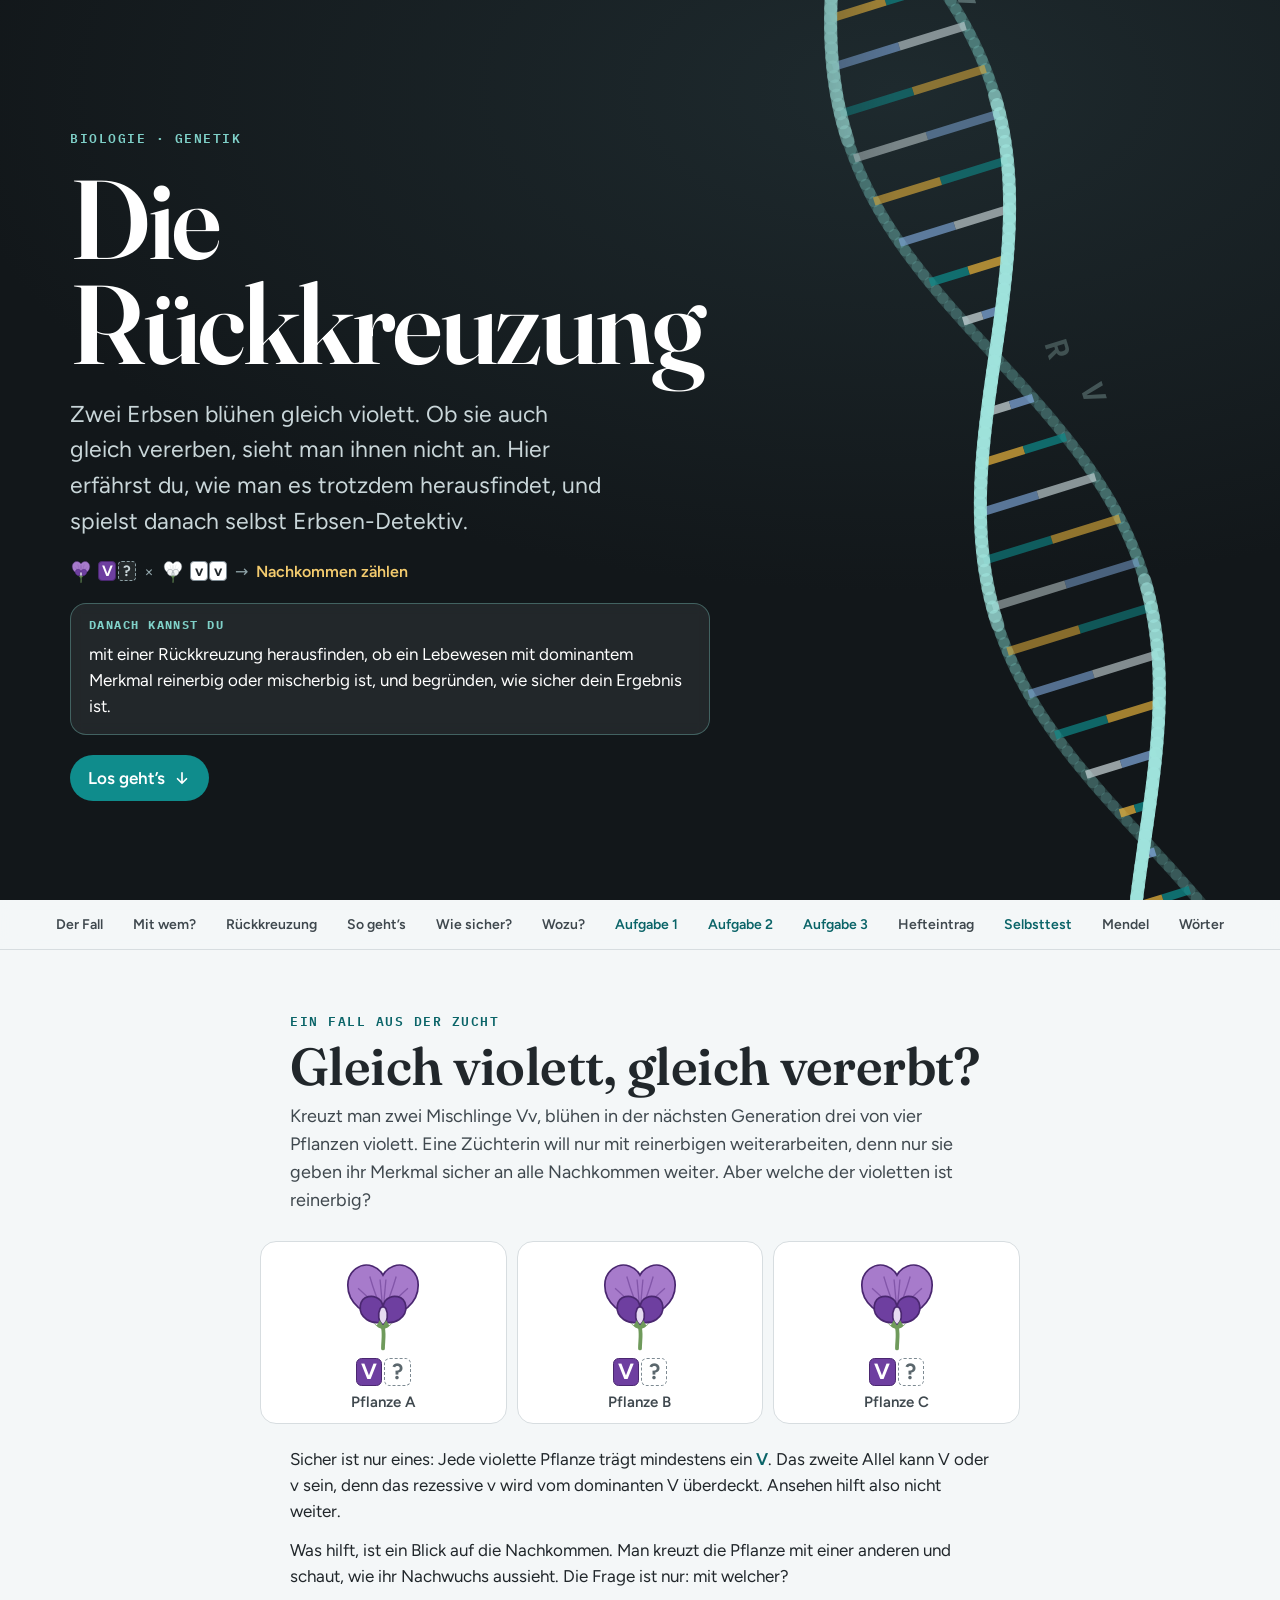
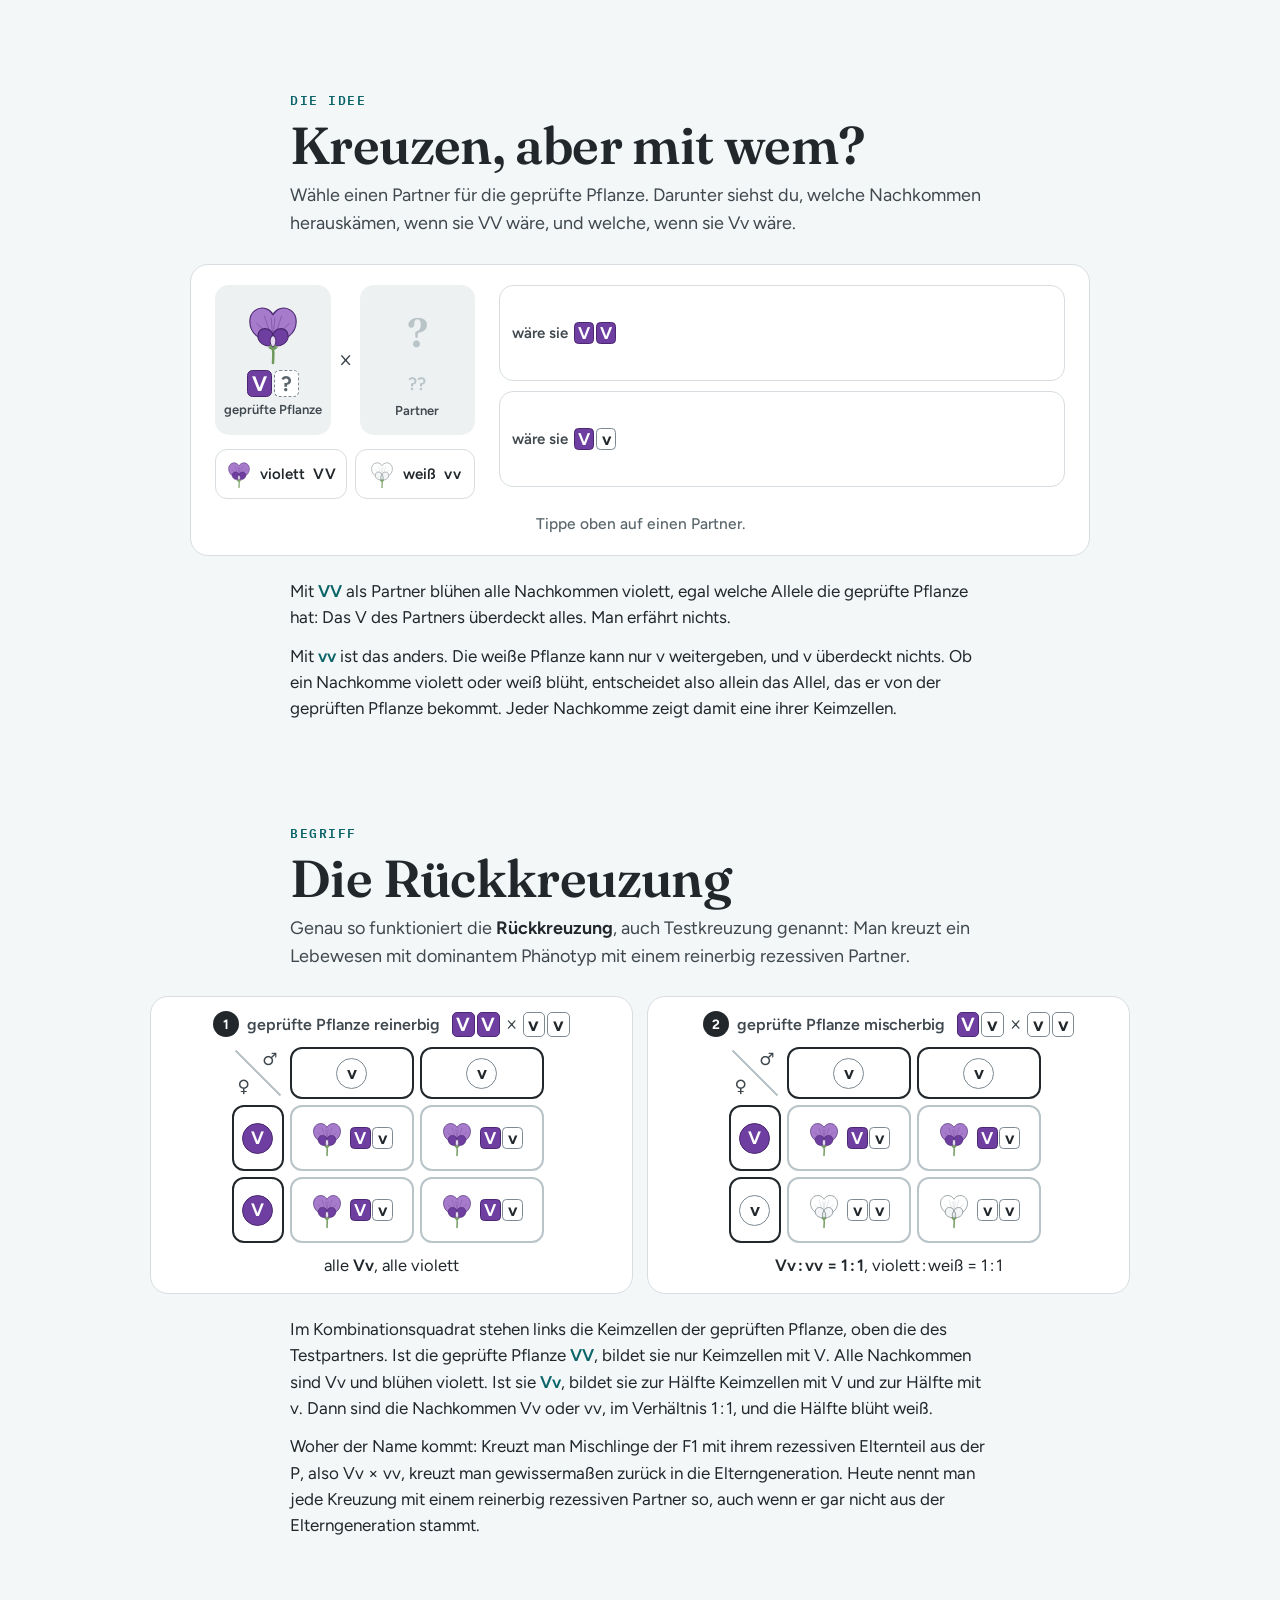
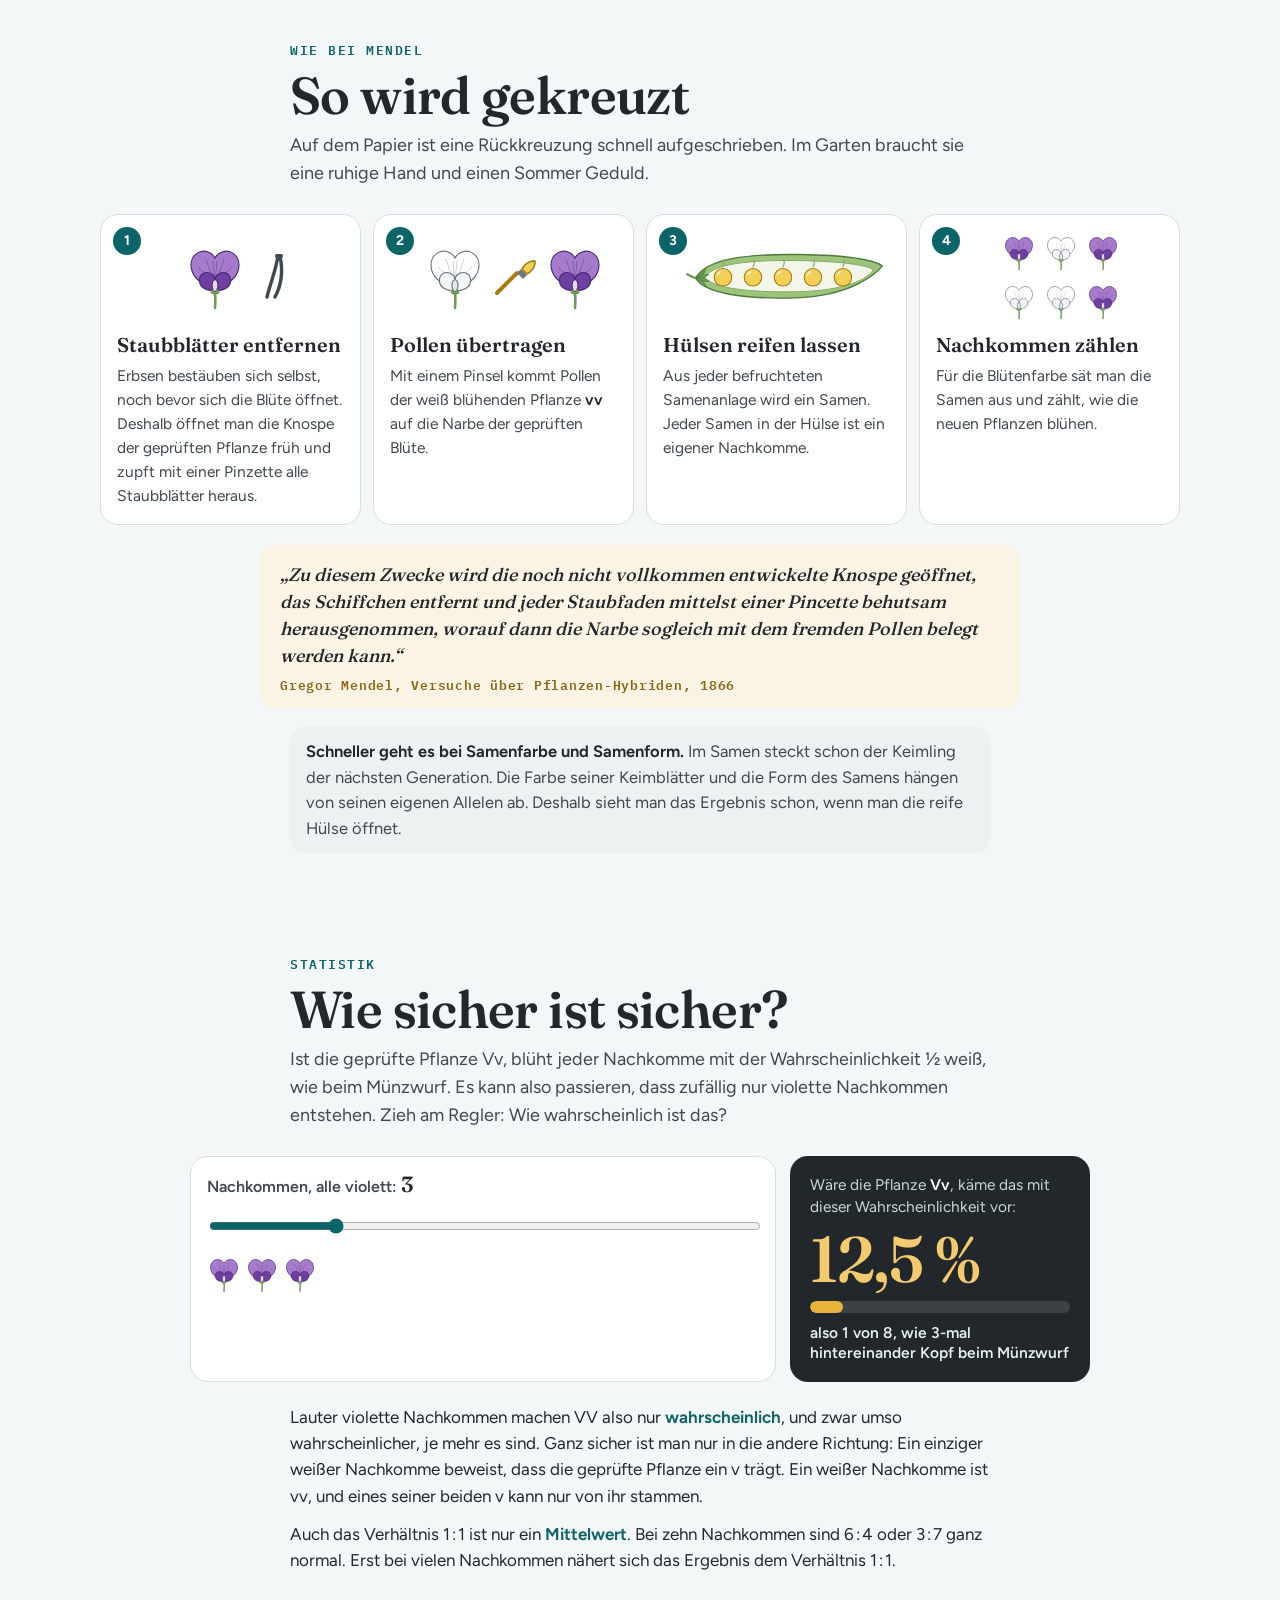
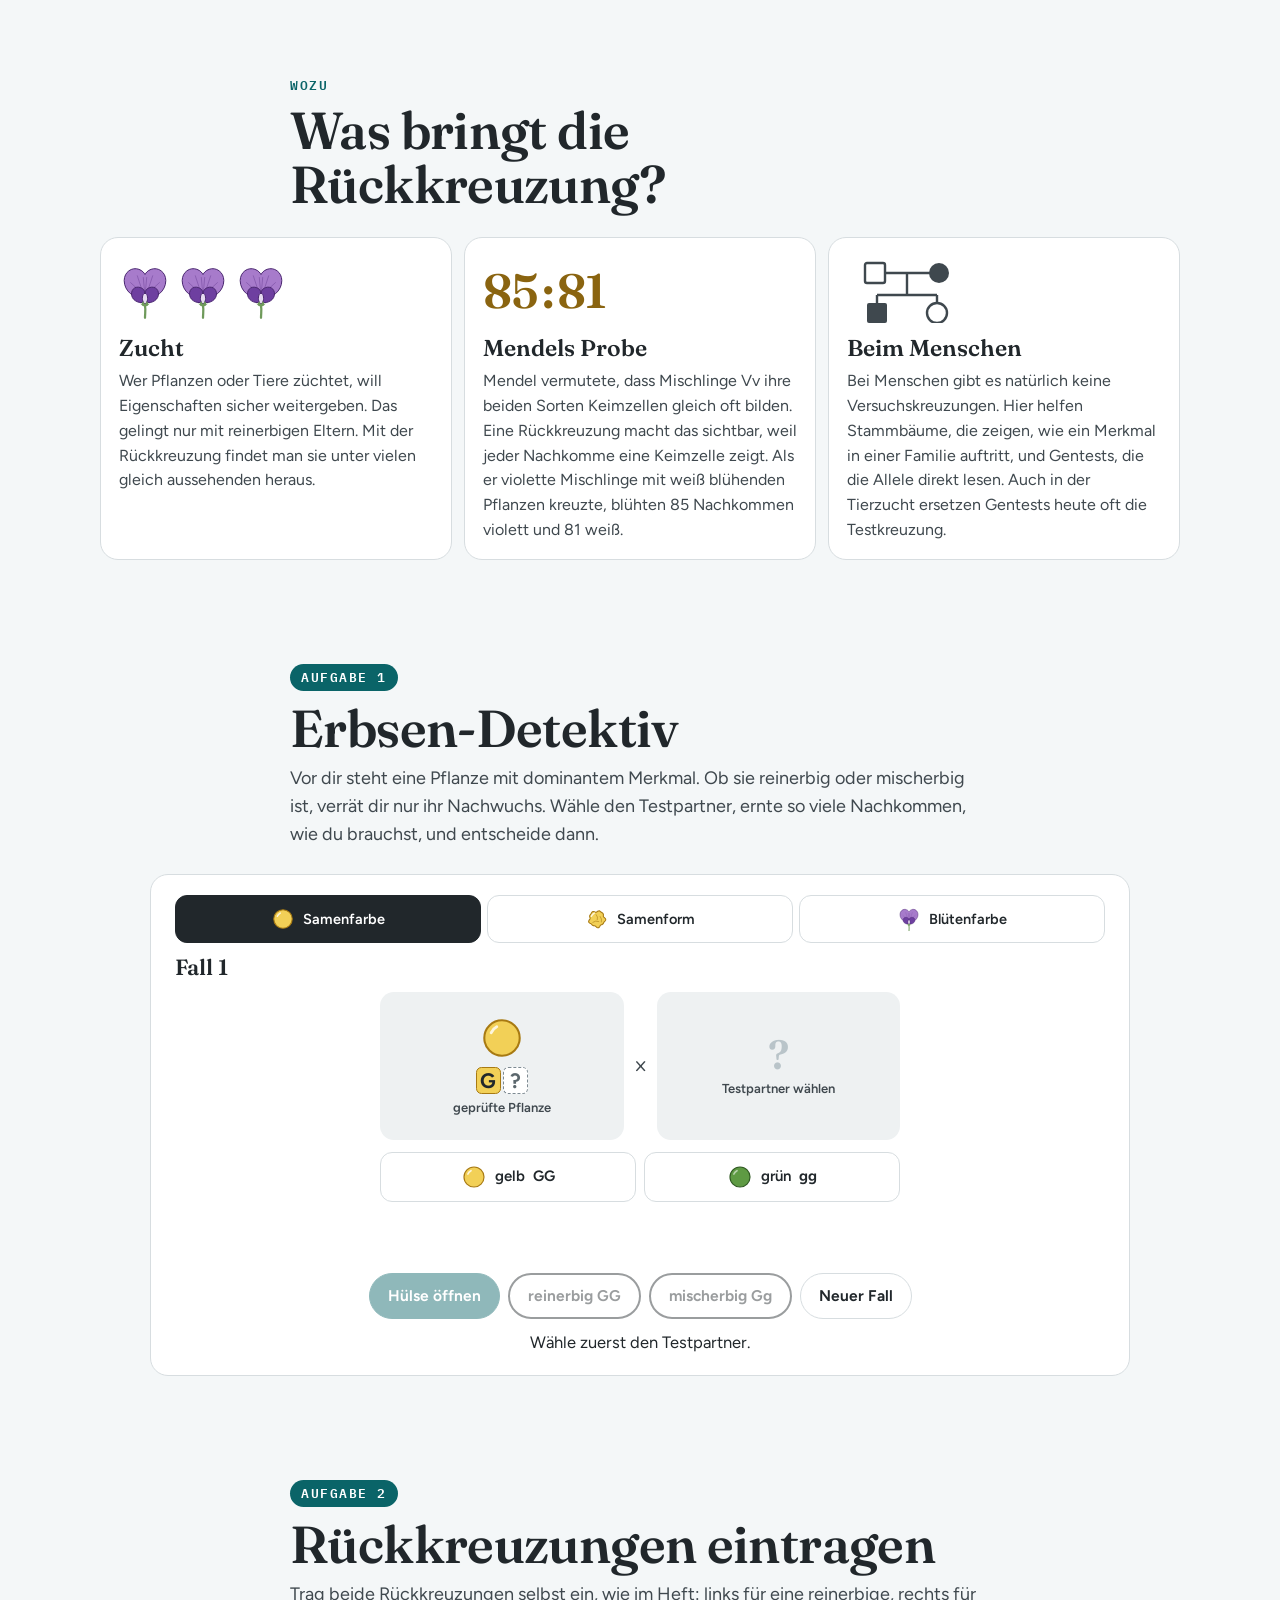
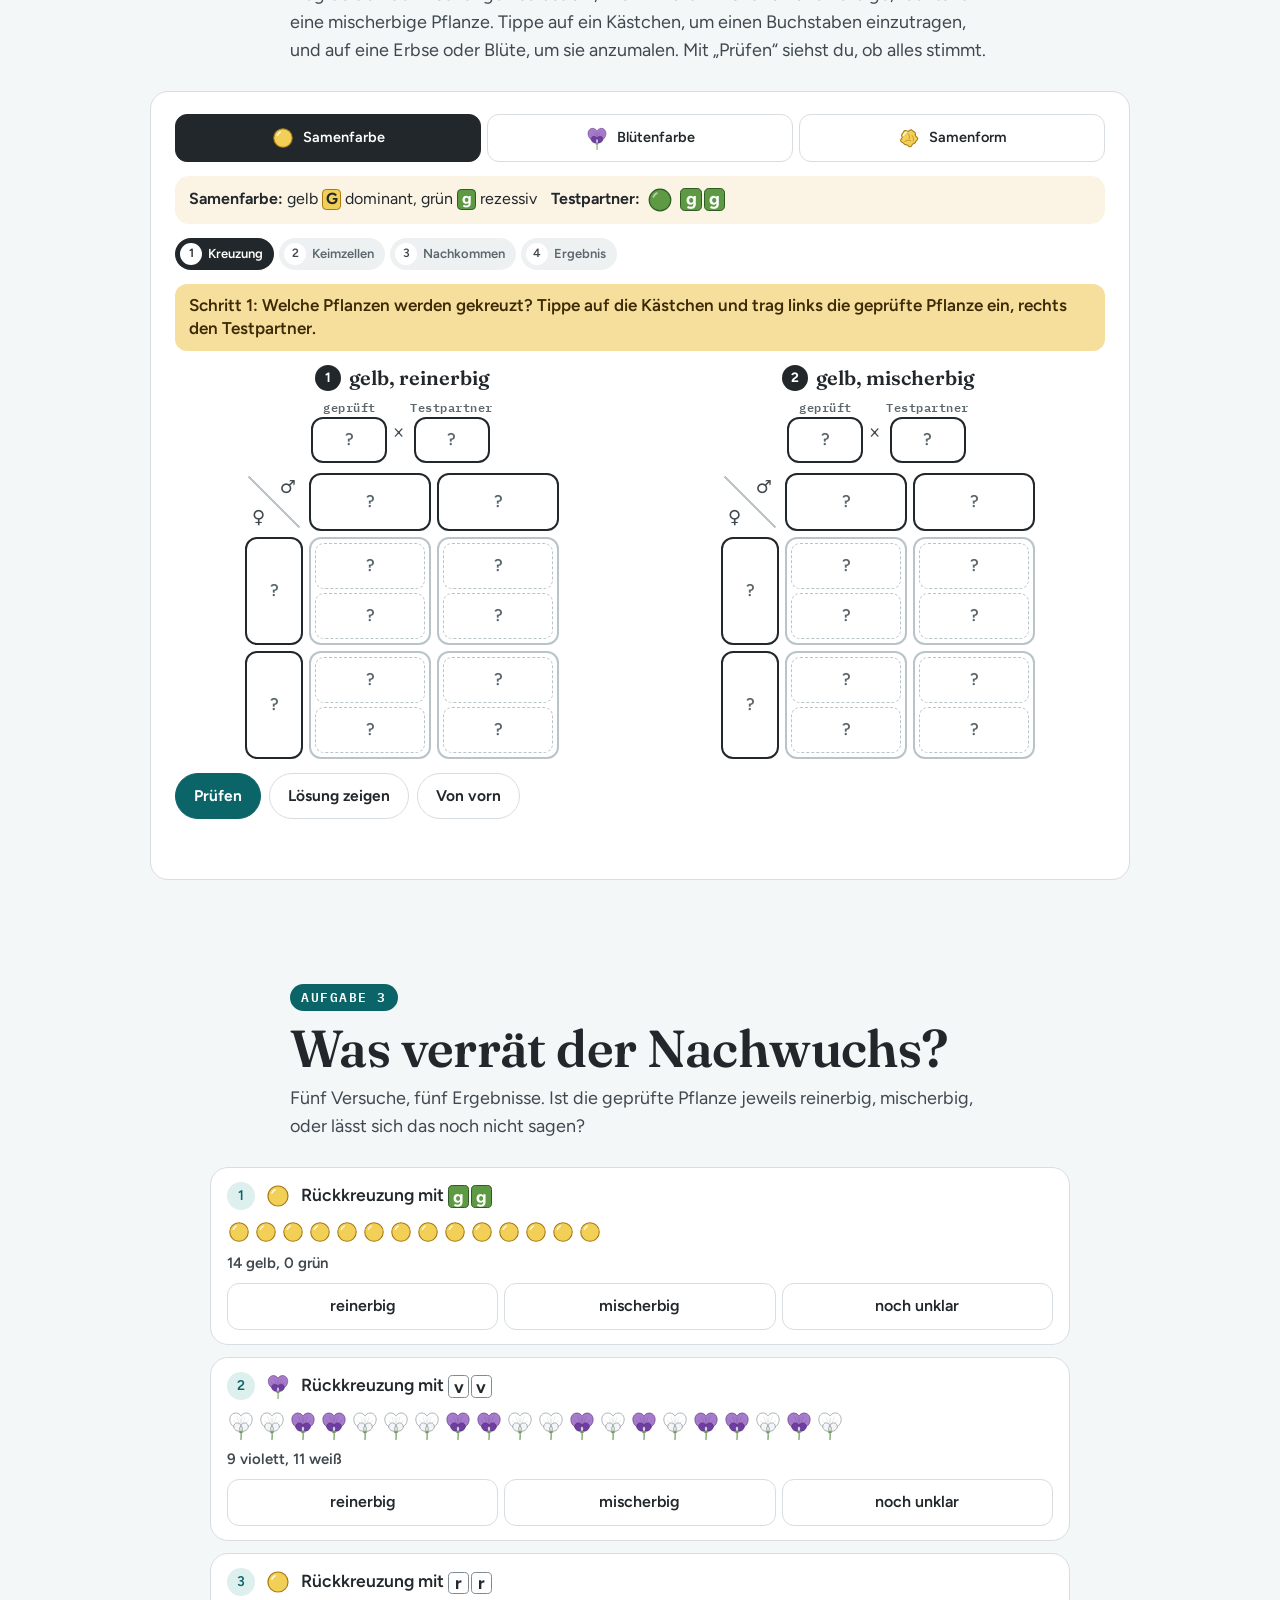
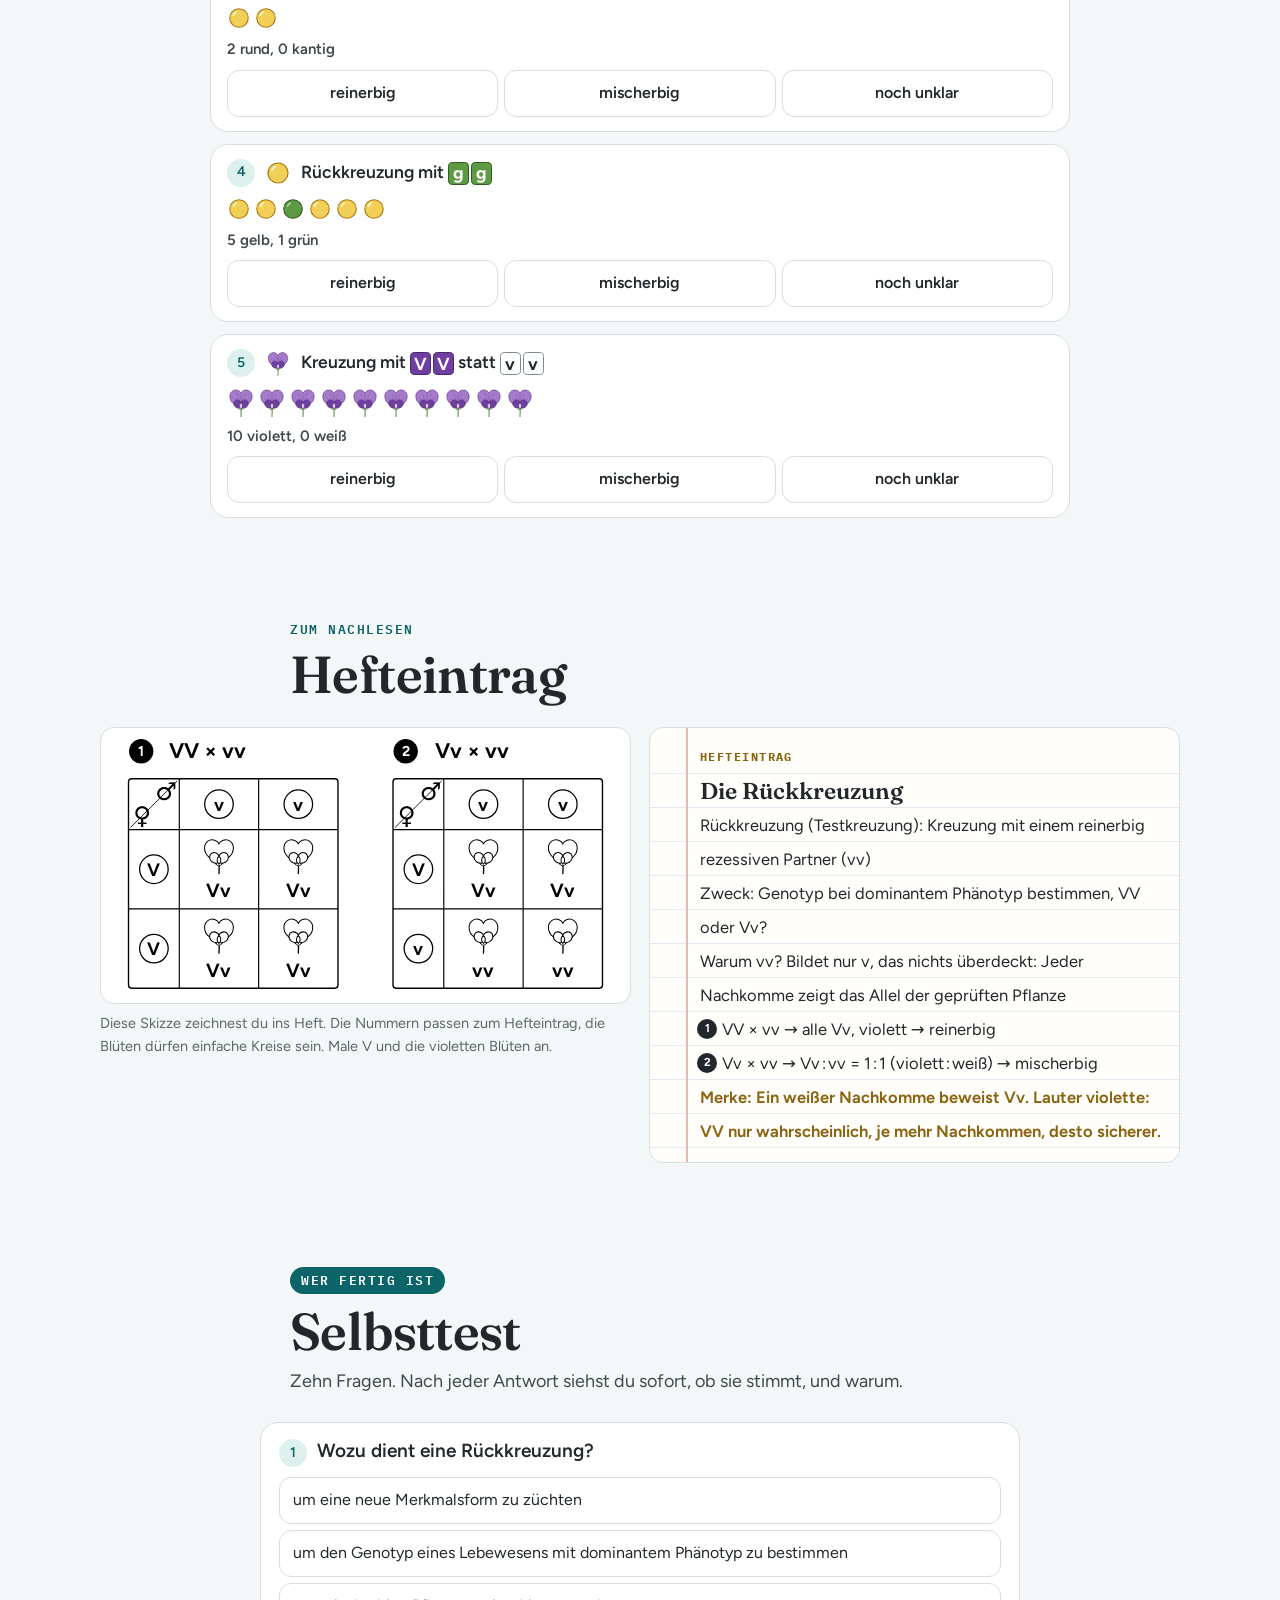
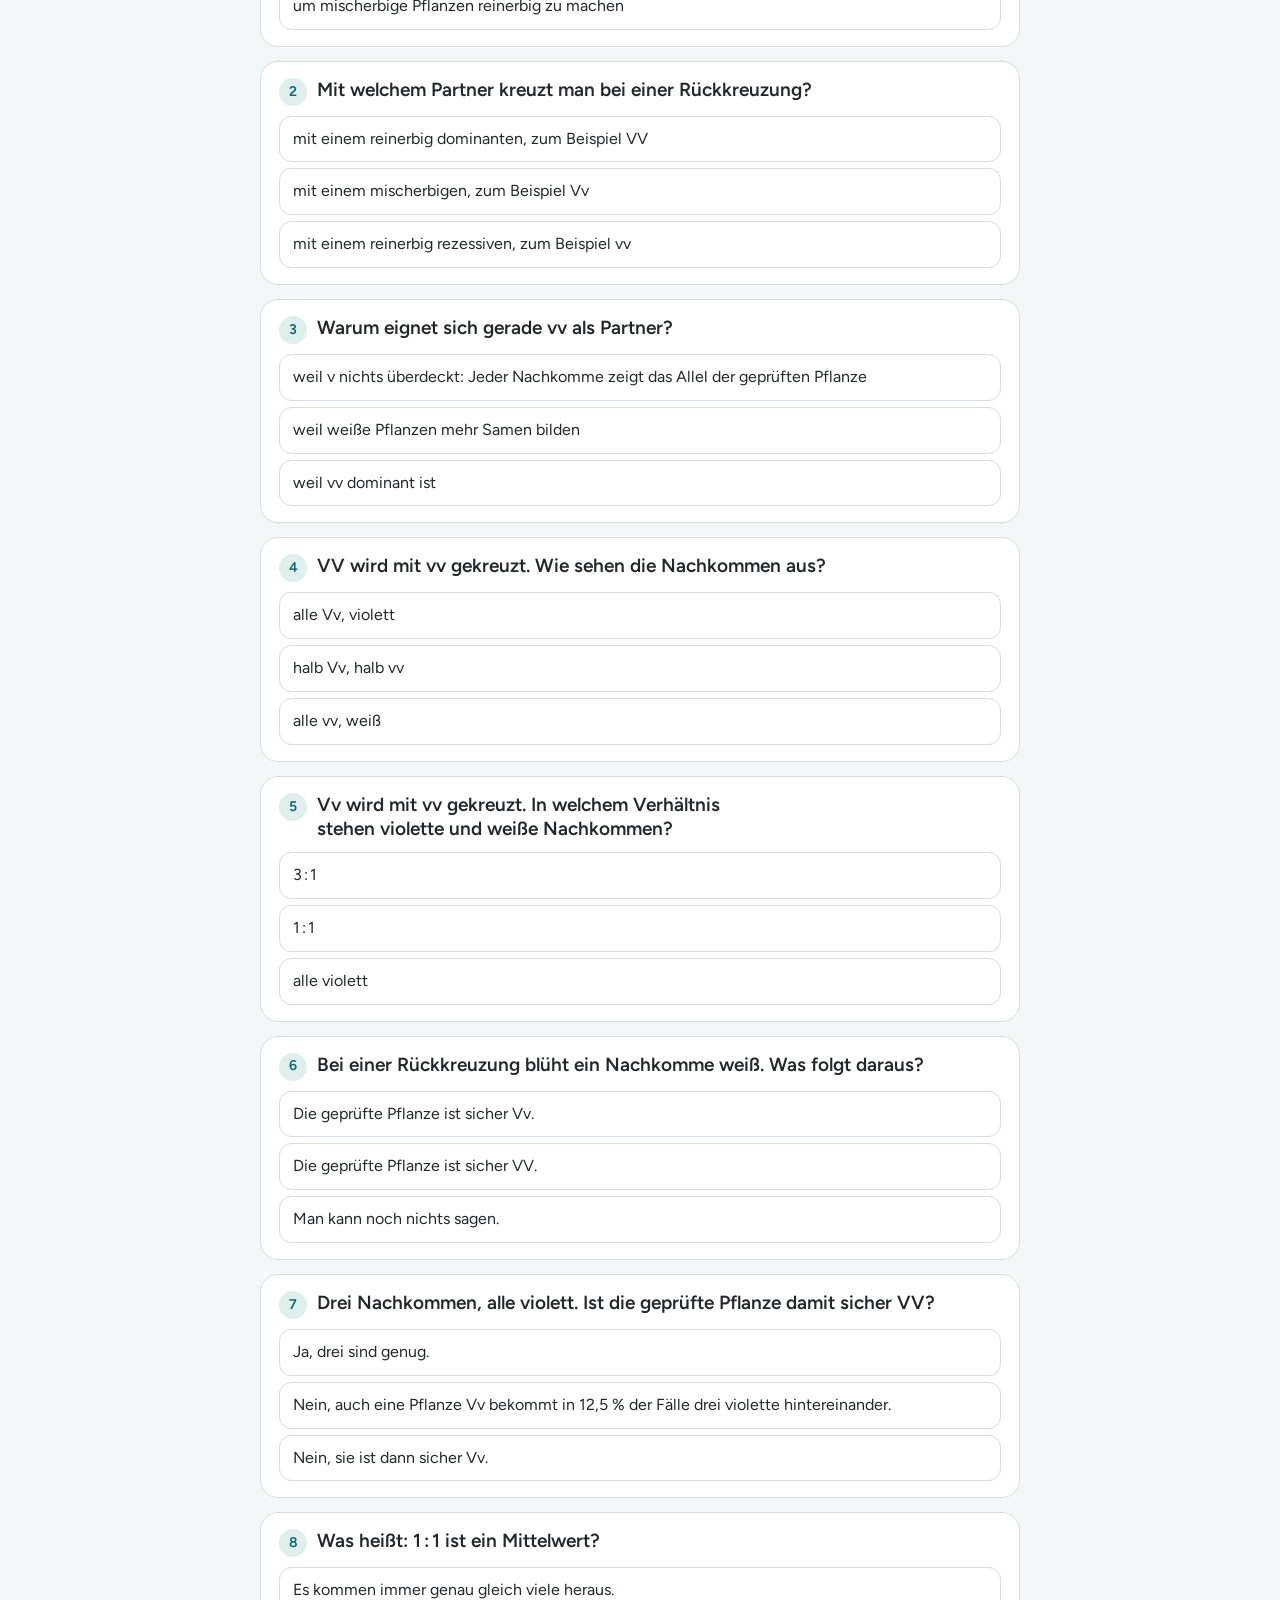
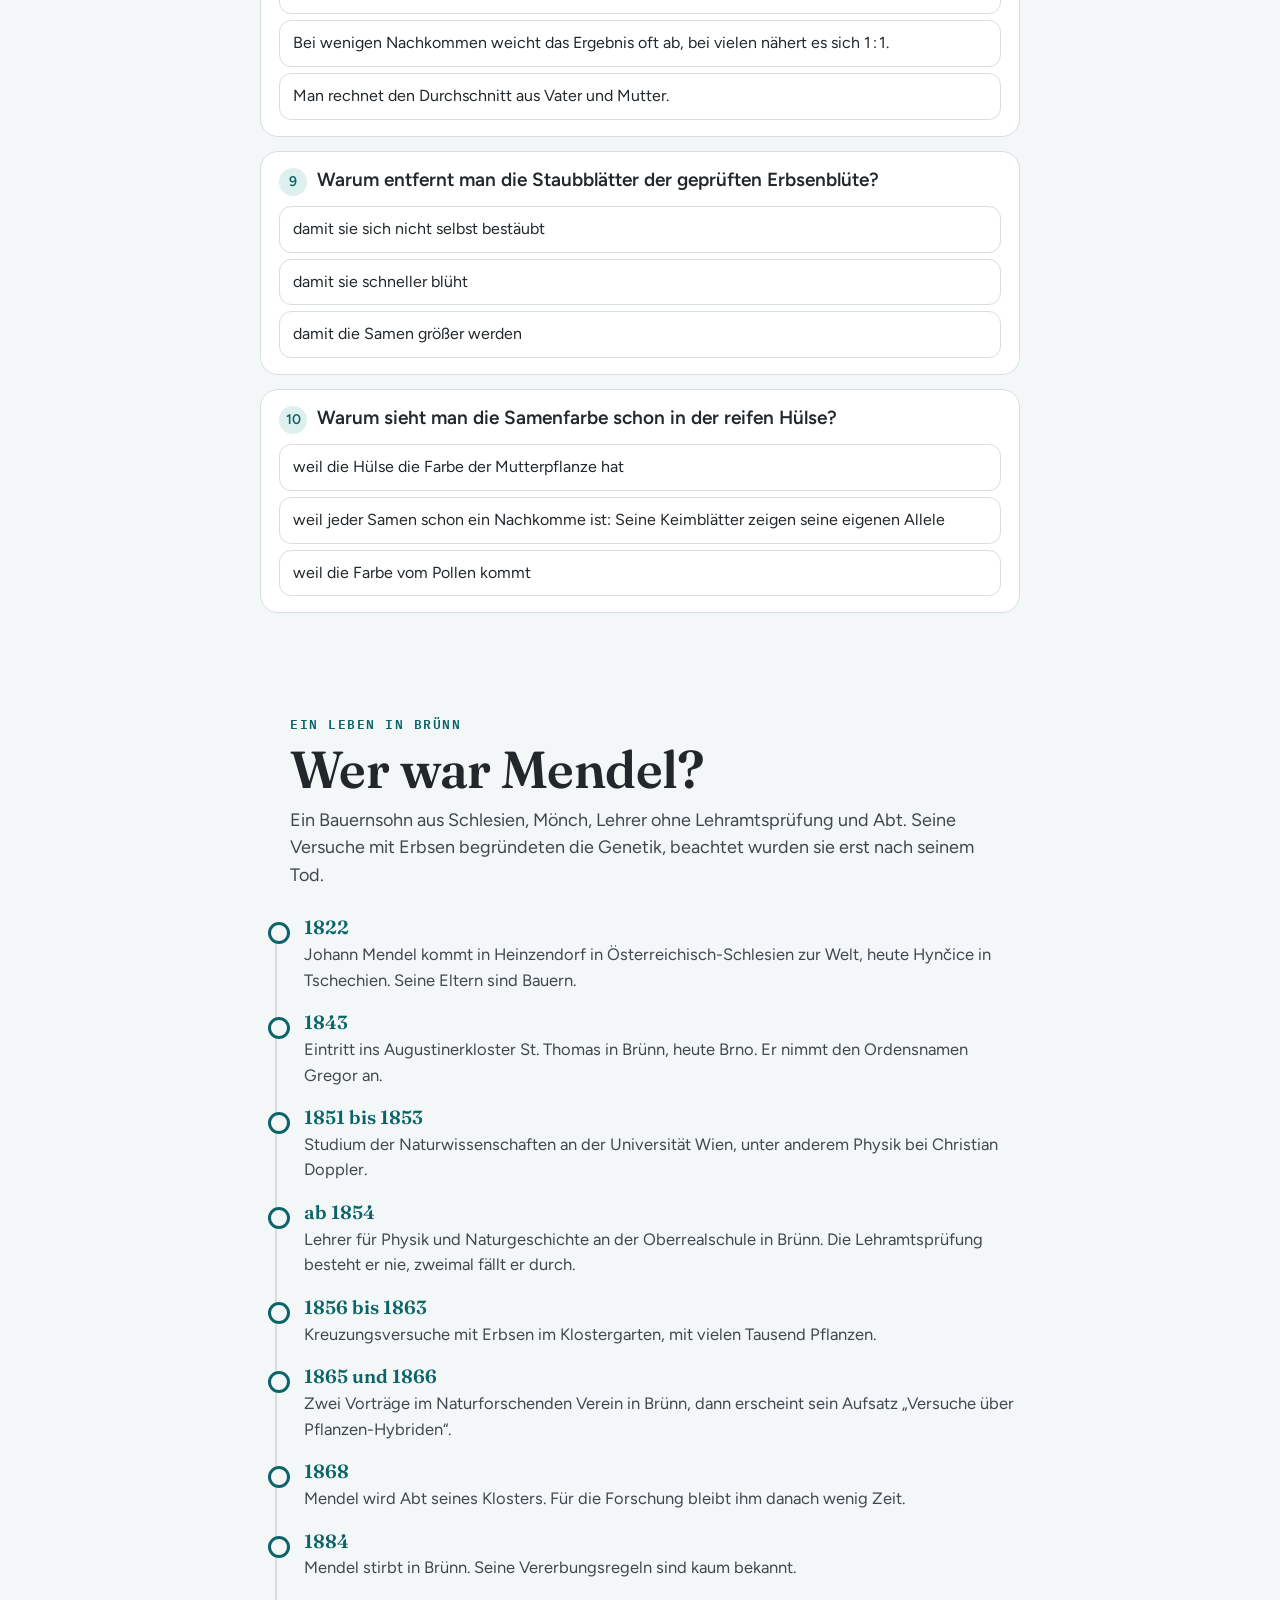
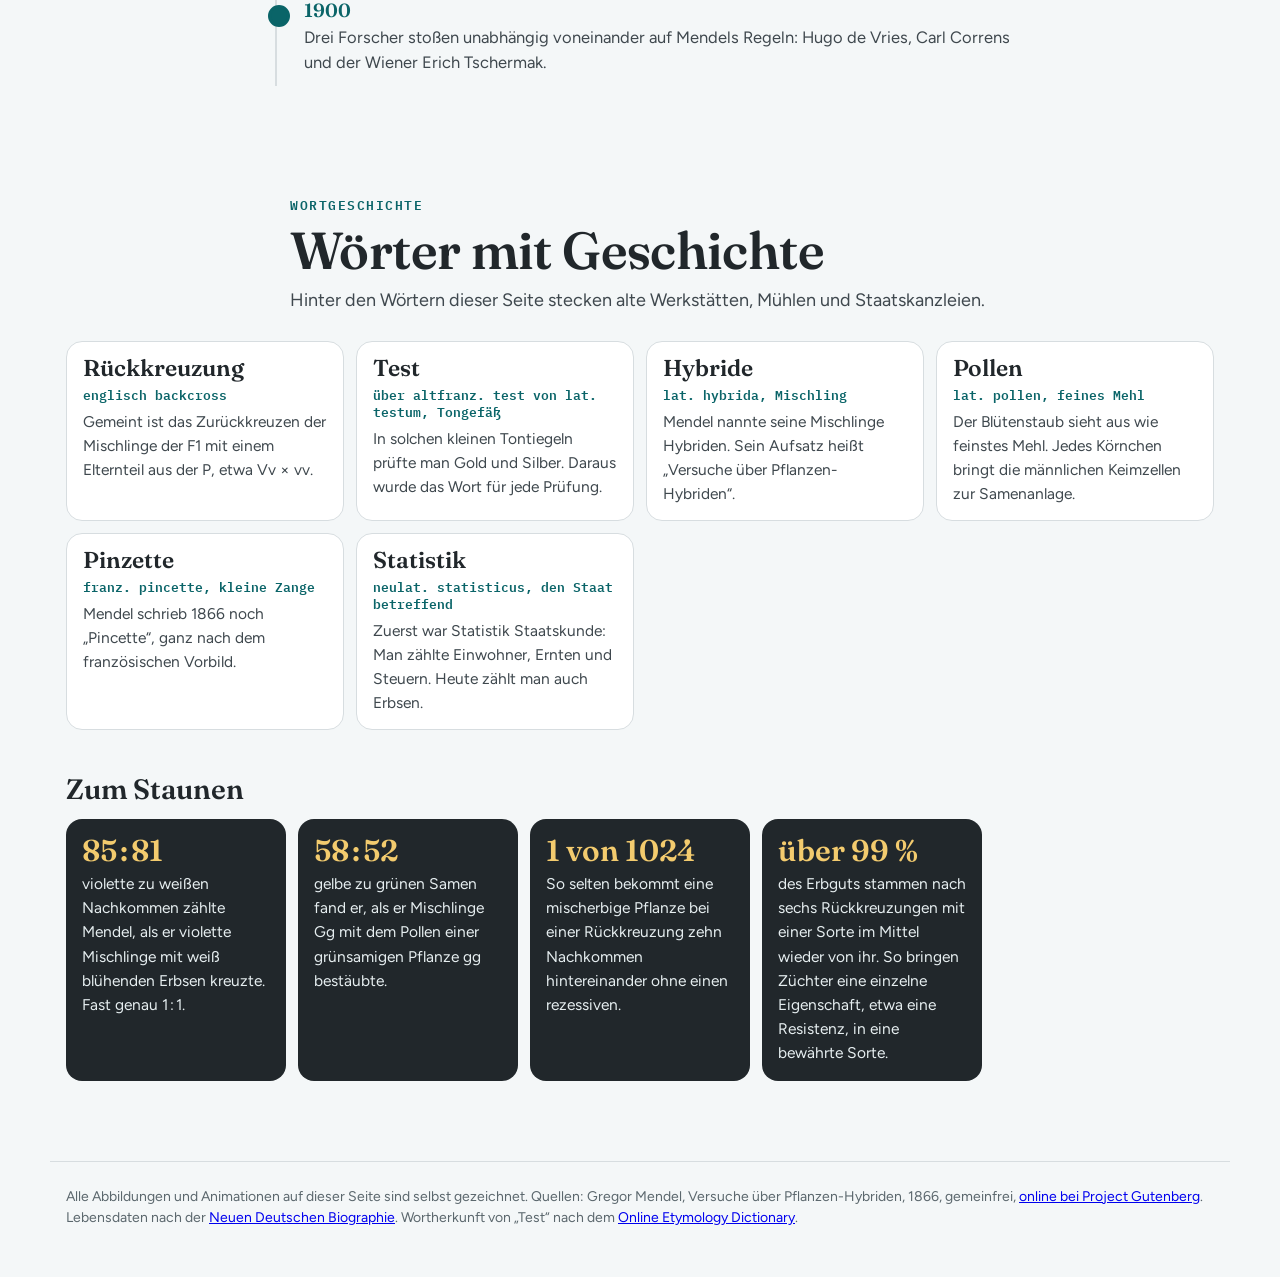
<file: rueckkreuzung/index.html>
<!doctype html><html lang="de"><meta charset="utf-8"><meta name="viewport" content="width=device-width, initial-scale=1, viewport-fit=cover"><meta name="description" content="Rückkreuzung: Wie man herausfindet, ob eine violette Erbse reinerbig oder mischerbig ist. Mit Erbsen-Detektiv, Kreuzungen zum Eintragen und Selbsttest."><style>body{margin:0}</style><title>Die Rückkreuzung</title>
<link rel="stylesheet" href="../fonts/fonts.css">
<style>
/* Schülerfassung Sprache der Genetik: zuerst fürs Handy gebaut, am Computer breiter */
:root{
  --bg:#F4F7F8;--card:#FFFFFF;--cool:#EEF1F2;--warm:#FBF4E4;--line:#D7DDE0;--fig:#F3F6F7;
  --ink:#21272B;--sub:#3F484E;--muted:#5B676D;
  --teal:#0F8C8C;--teal-d:#0A6468;--teal-s:#DDF0EE;--blue:#2F5F96;--blue-s:#E3EAF2;
  --amber:#E8B33C;--amber-d:#A87A12;--amber-ink:#8A6410;--amber-s:#FBEFD2;--verm:#C8553D;--verm-d:#A8432F;
  --ok:#0A6468;--ok-s:#DDF0EE;--no:#A8432F;--no-s:#F8E4DE;
  --night:#12171A;
  --display:"Fraunces",Georgia,serif;--body:"Figtree","Segoe UI",system-ui,sans-serif;--mono:"IBM Plex Mono",ui-monospace,Consolas,monospace;
  --ease:cubic-bezier(.16,1,.3,1);--toc-h:50px;--maxw:1180px;
  color-scheme:light;
}
*{box-sizing:border-box}
html{background:var(--bg);scroll-padding-top:calc(var(--toc-h) + 8px)}
body{margin:0;background:var(--bg);color:var(--ink);font:400 17px/1.55 var(--body);-webkit-font-smoothing:antialiased;overflow-x:hidden}
h1,h2,h3,h4,p{margin:0}
h1,h2,h3{text-wrap:balance}
button{font:inherit;color:inherit}
svg text{font-family:var(--body)}
b,strong{font-weight:650}
.eyebrow{font:600 12.5px/1.2 var(--mono);letter-spacing:.12em;text-transform:uppercase;color:var(--teal-d)}
.topbar{position:fixed;left:0;top:0;right:0;height:3px;z-index:50;pointer-events:none}
.topbar i{display:block;height:100%;width:0;background:var(--teal)}

/* Kopf */
.hero{position:relative;min-height:100svh;display:grid;align-items:center;overflow:hidden;color:#EEF3F4;background:radial-gradient(120% 90% at 70% 10%,#1E2A2E 0%,var(--night) 62%)}
.hero-in{position:relative;width:100%;max-width:var(--maxw);margin:0 auto;padding:88px max(20px,env(safe-area-inset-right,0px)) 56px max(20px,env(safe-area-inset-left,0px));display:grid;gap:20px;justify-items:start}
.hero .eyebrow{color:#7FD0C8}
.hero h1{font:600 clamp(48px,11.5vw,128px)/.94 var(--display);letter-spacing:-.022em;color:#fff;max-width:12ch}
.hero .sub{font-size:clamp(18px,2.2vw,23px);max-width:36ch;color:#C9D6D9}
.goal{display:grid;gap:8px;max-width:640px;background:rgba(255,255,255,.07);border:1.5px solid rgba(127,208,200,.35);border-radius:16px;padding:14px 18px;-webkit-backdrop-filter:blur(6px);backdrop-filter:blur(6px);color:#fff}
.goal b{font:700 12px/1.2 var(--mono);letter-spacing:.12em;text-transform:uppercase;color:#7FD0C8}
.down{display:inline-flex;align-items:center;gap:8px;color:#fff;text-decoration:none;font-weight:600;border-radius:999px;padding:10px 18px;background:var(--teal)}
.down svg{width:18px;height:18px}
.down:focus-visible,.toc a:focus-visible,button:focus-visible,summary:focus-visible{outline:3px solid var(--amber);outline-offset:2px}

/* Ablauf im Kopf: Allele, Genotyp, Phänotyp */
.flow{display:flex;align-items:center;flex-wrap:wrap;gap:8px;font:600 16px/1.2 var(--body)}
.flow .f{display:inline-flex;align-items:center;gap:6px}
.flow .f svg{width:18px;height:18px}
.flow .ar{color:#8FA3A8;font-weight:400}

/* Inhaltsleiste */
.toc{position:sticky;top:0;z-index:40;height:var(--toc-h);display:flex;align-items:center;gap:6px;overflow-x:auto;padding:0 12px;background:rgba(244,247,248,.92);-webkit-backdrop-filter:blur(10px);backdrop-filter:blur(10px);border-bottom:1px solid var(--line);scrollbar-width:none}
.toc::-webkit-scrollbar{display:none}
.toc a{flex:none;color:var(--sub);text-decoration:none;font:600 14px/1 var(--body);padding:9px 12px;border-radius:999px;transition:background .3s,color .3s}
.toc a.t{color:var(--teal-d)}
.toc a.on{background:var(--ink);color:#fff}
@media (min-width:1180px){.toc{justify-content:center}}

/* Abschnitte */
.sec{padding:64px max(16px,env(safe-area-inset-right,0px)) 40px max(16px,env(safe-area-inset-left,0px));max-width:var(--maxw);margin:0 auto}
.sec-head{max-width:700px;margin:0 auto 26px;display:grid;gap:10px}
.sec h2{font:600 clamp(32px,6vw,52px)/1.04 var(--display);letter-spacing:-.012em}
.lead{font-size:18px;color:var(--sub)}
.small{font-size:15px;color:var(--muted)}
.note{max-width:700px;margin:18px auto 0;font-size:16.5px;color:var(--sub);background:var(--cool);border-radius:14px;padding:12px 16px}
.ask{font-weight:700;color:var(--teal-d)}
.ask.big{max-width:700px;margin:22px auto 0;padding:14px 18px;border-radius:14px;background:var(--teal-s);font-size:18px}
strong.ex{color:var(--teal-d)}strong.in{color:var(--blue)}


/* Aufgaben */
.task .eyebrow{display:inline-block;justify-self:start;background:var(--teal-d);color:#fff;border-radius:999px;padding:6px 11px}

.tasks{max-width:760px;margin:0 auto 18px;display:grid;gap:14px}
.tq{position:relative;background:var(--card);border:1px solid var(--line);border-radius:18px;padding:16px 16px 16px 58px;display:grid;gap:10px}
.tq .tn{position:absolute;left:16px;top:15px;display:grid;place-items:center;width:30px;height:30px;border-radius:50%;background:var(--teal-d);color:#fff;font:700 15px/1 var(--body)}
.tq h3{font:600 18.5px/1.35 var(--body)}
details{border-radius:12px;background:var(--cool)}
details summary{cursor:pointer;list-style:none;padding:10px 12px;font-weight:650;color:var(--teal-d);display:flex;align-items:center;gap:10px}
details summary::-webkit-details-marker{display:none}
details summary::before{content:"";flex:none;width:7px;height:7px;margin-left:2px;border-right:2.4px solid currentColor;border-bottom:2.4px solid currentColor;transform:rotate(-45deg);transition:transform .25s}
details[open] summary::before{transform:rotate(45deg)}
details p{padding:0 12px 12px;font-size:16px;color:var(--sub)}
details.ans{background:var(--warm)}
details.ans summary{color:var(--amber-ink)}

.opts{display:grid;gap:6px}
.opts button{text-align:left;border:1px solid var(--line);background:#fff;border-radius:12px;padding:10px 13px;cursor:pointer;font-size:16px}
.opts button.ok{border:2px solid var(--ok);background:var(--ok-s)}
.opts button.no{border:2px solid var(--no);background:var(--no-s)}
.opts button.ok::after{content:"  ✓";font-weight:700;color:var(--ok)}
.opts button.no::after{content:"  ✗";font-weight:700;color:var(--no)}


/* Hefteintrag */
.heftwrap{max-width:1080px;margin:0 auto;display:grid;gap:18px}
@media (min-width:960px){.heftwrap{grid-template-columns:minmax(0,1fr) minmax(0,1fr);align-items:start}}
.skz{margin:0;display:grid;gap:8px}
.skz canvas{width:100%;height:auto;aspect-ratio:1600/1100;display:block;background:#fff;border:1px solid var(--line);border-radius:14px}
.skz figcaption{font-size:14.5px;color:var(--muted)}
.heft{position:relative;width:100%;max-width:820px;margin:0 auto;--row:34px;background-color:#FFFEFA;background-image:repeating-linear-gradient(180deg,transparent 0 calc(var(--row) - 1px),#E3E9EE calc(var(--row) - 1px) var(--row));background-position:0 12px;border:1px solid var(--line);border-radius:14px;padding:12px 18px 14px 50px}
.heft::before{content:"";position:absolute;left:36px;top:0;bottom:0;border-left:2px solid #E9B9B0}
.heft h4{font:700 12px/var(--row) var(--mono);letter-spacing:.12em;text-transform:uppercase;color:var(--amber-ink)}
.heft h3{font:600 23px/var(--row) var(--display)}
.heft .pre{line-height:var(--row);font-size:16.5px}
.heft ol{margin:0;padding-left:22px;list-style:none;counter-reset:hf}
.heft li{counter-increment:hf;position:relative;line-height:var(--row);font-size:16.5px}
.heft li::before{content:counter(hf);position:absolute;left:-25px;top:7px;display:grid;place-items:center;width:20px;height:20px;border-radius:50%;background:var(--ink);color:#fff;font:700 11.5px/1 var(--body)}
.heft .mk{margin:0;font-weight:650;color:var(--amber-ink);line-height:var(--row);font-size:16.5px}

/* Selbsttest */
.quiz{max-width:760px;margin:0 auto;display:grid;gap:14px;counter-reset:qq}
.q{background:var(--card);border:1px solid var(--line);border-radius:18px;padding:16px 18px;display:grid;gap:10px;counter-increment:qq}
.q h3{font:600 19px/1.3 var(--body);display:flex;gap:10px}
.q h3::before{content:counter(qq);flex:none;display:grid;place-items:center;width:28px;height:28px;border-radius:50%;background:var(--teal-s);color:var(--teal-d);font-size:14px}
.q .opts button:disabled{cursor:default}
.q .why{font-size:15.5px;color:var(--sub);background:var(--cool);border-radius:12px;padding:9px 12px}
.q .why b{color:var(--ink)}
.q .why[hidden]{display:none}
.score{max-width:760px;margin:16px auto 0;font:600 20px/1.3 var(--display);text-align:center;min-height:1.3em}
.score:empty{margin:0;min-height:0}
#labQuiz,#sleepQuiz{margin-top:22px}

/* Wörter und Zahlen */
.words{display:grid;gap:12px;grid-template-columns:repeat(auto-fill,minmax(250px,1fr))}
.word{background:var(--card);border:1px solid var(--line);border-radius:16px;padding:14px 16px;display:grid;gap:6px;align-content:start}
.word b{font:600 23px/1.1 var(--display)}
.word .from{font:600 12.5px/1.35 var(--mono);color:var(--teal-d)}
.word p{font-size:15.5px;color:var(--sub)}
.facts-h{font:600 28px/1.1 var(--display);margin:44px 0 14px}
.facts{display:grid;gap:12px;grid-template-columns:repeat(auto-fill,minmax(220px,1fr))}
.fct{border-radius:16px;padding:16px;background:var(--ink);color:#E6EEF0;display:grid;gap:6px;align-content:start}
.fct b{font:600 30px/1.05 var(--display);color:#F3CB6E}
.fct p{font-size:15.5px}
.foot{max-width:var(--maxw);margin:40px auto 0;padding:24px max(16px,env(safe-area-inset-right,0px)) 48px max(16px,env(safe-area-inset-left,0px));font-size:14px;color:var(--muted);border-top:1px solid var(--line)}

@media (prefers-reduced-motion:reduce){*{transition:none!important;animation:none!important}}

/* ===== Stunde Rückkreuzung ===== */
/* Allele als Kärtchen, Keimzellen als Kreise: Unterschied über Buchstabe und Helligkeit, nie nur über Farbe */
.al{display:inline-grid;place-items:center;box-sizing:border-box;min-width:1.2em;height:1.3em;padding:0 .14em;border-radius:.26em;border:.08em solid transparent;font:700 1em/1 var(--body)}
.al.dom.t-v{background:#6E3FA0;border-color:#4A2770;color:#fff}.al.rec.t-v{background:#fff;border-color:#7D8A92;color:var(--ink)}
.al.dom.t-g{background:#F2D057;border-color:#A87A12;color:var(--ink)}.al.rec.t-g{background:#5E9A43;border-color:#2F5A22;color:#fff}
.al.dom.t-r{background:#3F484E;border-color:#21272B;color:#fff}.al.rec.t-r{background:#fff;border-color:#7D8A92;color:var(--ink)}
.al.unk{background:#fff;border:.08em dashed #7D8A92;color:var(--muted)}
.hero .al.unk{background:rgba(255,255,255,.08);border-color:#8FA3A8;color:#C9D6D9}
.gt{display:inline-flex;gap:.1em;vertical-align:middle}
.gm{width:1.75em;height:1.75em;min-width:0;padding:0;border-radius:50%}
.ico{display:block;overflow:visible}
.cross{font:600 26px/1 var(--display);color:var(--sub)}
.nr{display:inline-grid;place-items:center;flex:none;width:26px;height:26px;border-radius:50%;background:var(--ink);color:#fff;font:700 13.5px/1 var(--body)}

/* Kopf mit Doppelhelix: am Computer rechts neben dem Text, am Handy unten in eigenem Platz */
#helix{position:absolute;inset:0;width:100%;height:100%;display:block}
.hero h1{font-size:clamp(46px,10.5vw,112px);max-width:11ch}
.flow .f{gap:6px}
.flow .f svg{width:22px;height:24px}
.flow .f .gt{font-size:15px}
.flow .f.fn{color:#F3CB6E}
@media (min-width:900px){#helix{-webkit-mask-image:linear-gradient(90deg,transparent 46%,#000 70%);mask-image:linear-gradient(90deg,transparent 46%,#000 70%)}}
@media (max-width:899px){.hero-in{padding-bottom:200px}#helix{-webkit-mask-image:linear-gradient(0deg,#000 0,#000 150px,transparent 200px);mask-image:linear-gradient(0deg,#000 0,#000 150px,transparent 200px)}}

/* Text unter Abbildungen */
.txt{max-width:700px;margin:22px auto 0;display:grid;gap:12px}
.txt b{color:var(--teal-d)}
.note b{color:var(--ink)}
.lead b{color:var(--ink)}

/* Der Fall: drei violette Pflanzen */
.fp3{max-width:760px;margin:0 auto;display:grid;grid-template-columns:repeat(3,minmax(0,1fr));gap:10px}
.fpl{background:var(--card);border:1px solid var(--line);border-radius:16px;padding:14px 8px 12px;display:grid;justify-items:center;gap:8px}
.fpl .fl{width:min(88px,22vw);height:auto;aspect-ratio:60/64}
.fpl .fg{font-size:22px}
.fpl>span{font:600 15px/1.1 var(--body);color:var(--sub)}
.fpl .al.unk{animation:unk 2.6s ease-in-out infinite}
@keyframes unk{50%{box-shadow:0 0 0 .16em rgba(232,179,60,.55)}}

/* Mit welchem Partner? */
.pt{max-width:900px;margin:0 auto;background:var(--card);border:1px solid var(--line);border-radius:18px;padding:14px;display:grid;gap:14px}
@media (min-width:760px){.pt{padding:20px 24px;grid-template-columns:260px minmax(0,1fr);column-gap:24px;align-items:start}.pt-x,.pt-b{grid-column:1}.pt-rows{grid-column:2;grid-row:1/3}.pt-v{grid-column:1/-1}}
.pt-x{display:grid;grid-template-columns:1fr auto 1fr;align-items:center;gap:8px}
.pt-p{display:grid;justify-items:center;align-content:center;gap:6px;background:var(--cool);border-radius:14px;padding:10px 6px;min-height:150px}
.pt-p .fl,.pt-ph{width:58px;height:62px}
.pt-ph{display:grid;place-items:center;font:600 40px/1 var(--display);color:#B9C4C9}
.pt-p .gt{font-size:21px}
#ptGeno{min-height:28px;display:grid;place-items:center;font:600 18px/1 var(--body);color:#B9C4C9}
.pt-p small{font:600 13px/1.15 var(--body);color:var(--sub);text-align:center}
.pt-b{display:grid;grid-template-columns:1fr 1fr;gap:8px}
.pt-b button{display:flex;align-items:center;justify-content:center;gap:8px;min-height:50px;padding:6px 10px;border:1px solid var(--line);background:#fff;border-radius:12px;font:600 15px/1.1 var(--body);cursor:pointer}
.pt-b button .ico{width:26px;height:28px}
.pt-b button b{letter-spacing:.04em}
.pt-b button[aria-pressed="true"]{border:2px solid var(--ink);box-shadow:0 0 0 3px var(--teal-s)}
.pt-rows{display:grid;gap:10px;align-content:start}
.pt-r{display:grid;grid-template-columns:minmax(0,1fr) auto;grid-template-areas:"if res" "k k";align-items:center;gap:8px 12px;border:1px solid var(--line);border-radius:14px;padding:10px 12px;min-height:96px}
@media (min-width:1000px){.pt-r{grid-template-columns:118px minmax(0,1fr) 92px;grid-template-areas:"if k res"}}
.pt-if{grid-area:if;display:flex;align-items:center;gap:6px;font:600 15px/1.2 var(--body);color:var(--sub);white-space:nowrap}
.pt-if .gt{font-size:17px}
.pt-k{grid-area:k;display:flex;flex-wrap:wrap;gap:4px;min-height:40px}
.pt-res{grid-area:res;font:600 17px/1.15 var(--display);text-align:right}
.pt-v{font:600 19px/1.3 var(--display);text-align:center;color:var(--teal-d);min-height:1.3em}
.pt-v.same{color:var(--muted)}
.pt-v.hint{font:500 15.5px/1.4 var(--body);color:var(--muted)}
/* Nachkommen: jede Pflanze einzeln, nacheinander */
.kid{display:inline-grid;place-items:center;opacity:0;transform:translateY(6px) scale(.85);transition:opacity .45s ease,transform .6s var(--ease);transition-delay:calc(var(--i,0)*.1s)}
.kid.on{opacity:1;transform:none}
.kid .fl{width:34px;height:36px}
.kid .pea{width:30px;height:30px}

/* Die Rückkreuzung: zwei Kombinationsquadrate */
.rk{max-width:980px;margin:0 auto;display:grid;gap:14px}
@media (min-width:860px){.rk{grid-template-columns:1fr 1fr}}
.rkb{margin:0;background:var(--card);border:1px solid var(--line);border-radius:18px;padding:14px;display:grid;gap:10px;justify-items:center}
.rkb figcaption{display:flex;flex-wrap:wrap;align-items:center;justify-content:center;gap:8px;font:600 16px/1.2 var(--body);color:var(--sub)}
.rx{display:inline-flex;align-items:center;gap:6px;font-size:19px;margin-left:4px}
.rx .cross{font-size:22px}
.sq{display:grid;grid-template-columns:52px repeat(2,minmax(0,124px));gap:6px;width:100%;max-width:320px}
.sq .c0{position:relative;min-height:52px;border-radius:12px;background:linear-gradient(to top right,transparent calc(50% - 1px),#B9C4C9 calc(50% - 1px),#B9C4C9 calc(50% + 1px),transparent calc(50% + 1px))}
.sq .c0 i{position:absolute;font:700 17px/1 var(--body);font-style:normal;color:var(--sub)}
.sq .c0 .ma{right:6px;top:4px}.sq .c0 .fe{left:6px;bottom:4px}
.sq .h{display:grid;place-items:center;min-height:52px;border:2.5px solid var(--ink);border-radius:12px;background:#fff;font-size:18px}
.sq .c{display:flex;align-items:center;justify-content:center;gap:6px;min-height:66px;border:2px solid #B9C4C9;border-radius:12px;background:#fff;font-size:17px}
.sq .c .fl{width:34px;height:36px}
.sq .c .pea{width:30px;height:30px}
.rres{font-size:16.5px;text-align:center}
.rres b{color:var(--ink)}

/* So wird gekreuzt */
.px{list-style:none;margin:0 auto;padding:0;max-width:1080px;display:grid;gap:12px;counter-reset:px}
@media (min-width:600px){.px{grid-template-columns:repeat(2,minmax(0,1fr))}}
@media (min-width:1000px){.px{grid-template-columns:repeat(4,minmax(0,1fr))}}
.pxc{position:relative;counter-increment:px;background:var(--card);border:1px solid var(--line);border-radius:18px;padding:14px 16px 16px;display:grid;gap:8px;align-content:start}
.pxc::before{content:counter(px);position:absolute;left:12px;top:12px;display:grid;place-items:center;width:28px;height:28px;border-radius:50%;background:var(--teal-d);color:#fff;font:700 14px/1 var(--body)}
.pxi{height:96px;display:flex;align-items:center;justify-content:center;gap:6px;padding-left:22px}
.pxi .fl{width:60px;height:64px}
.pxi .tool{width:48px;height:48px;flex:none}
.pxi .pod{width:100%;max-width:220px;height:auto}
.pxk{display:grid;grid-template-columns:repeat(3,auto);justify-content:center;gap:2px 8px}
.pxk .kid{opacity:1;transform:none}
.pxk .fl{width:34px;height:36px}
.pxc h3{font:600 20px/1.15 var(--display)}
.pxc p{font-size:15.5px;color:var(--sub)}
.pxc p b{color:var(--ink)}
.quote{max-width:760px;margin:20px auto 0;background:var(--warm);border-radius:16px;padding:16px 20px;display:grid;gap:8px}
.quote p{font:italic 500 18px/1.5 var(--display);color:var(--ink)}
.quote cite{font:600 12.5px/1.3 var(--mono);font-style:normal;letter-spacing:.06em;color:var(--amber-ink)}
.note.mk{background:var(--warm);max-width:760px}

/* Wie sicher ist sicher? */
.sh{max-width:900px;margin:0 auto;display:grid;gap:14px}
@media (min-width:760px){.sh{grid-template-columns:minmax(0,1fr) 300px;align-items:stretch}}
.sh-l{background:var(--card);border:1px solid var(--line);border-radius:18px;padding:16px;display:grid;gap:12px;align-content:start}
.sh-lab{font:600 16px/1.3 var(--body);color:var(--sub)}
.sh-lab b{font:600 22px/1 var(--display);color:var(--ink)}
.sh input[type=range]{width:100%;accent-color:var(--teal-d);height:28px}
.sh-k{display:flex;flex-wrap:wrap;gap:4px;min-height:40px}
.sh-k .kid{opacity:1;transform:none}
.sh-r{background:var(--ink);color:#E6EEF0;border-radius:18px;padding:18px 20px;display:grid;gap:10px;align-content:center}
.sh-cap{font-size:15.5px;line-height:1.4;color:#C9D6D9}
.sh-cap b{color:#fff}
.sh-big{font:600 64px/1 var(--display);color:#F3CB6E;font-variant-numeric:tabular-nums;letter-spacing:-.02em}
.sh-bar{display:block;height:12px;border-radius:999px;background:rgba(255,255,255,.12);overflow:hidden}
.sh-bar i{display:block;height:100%;width:50%;background:var(--amber);border-radius:999px;transition:width .5s var(--ease)}
.sh-f{font:600 15.5px/1.3 var(--body);color:#E6EEF0}

/* Wozu? */
.wz{max-width:1080px;margin:0 auto;display:grid;gap:12px}
@media (min-width:860px){.wz{grid-template-columns:repeat(3,minmax(0,1fr))}}
.wzc{background:var(--card);border:1px solid var(--line);border-radius:18px;padding:16px 18px;display:grid;gap:8px;align-content:start}
.wzi{height:74px;display:flex;align-items:center;gap:6px}
.wzi .fl{width:52px;height:56px}
.wzi .ped{width:120px;height:64px}
.wzn{font:600 48px/1 var(--display);color:var(--amber-ink);letter-spacing:-.02em}
.wzc h3{font:600 23px/1.1 var(--display)}
.wzc p{font-size:16px;color:var(--sub)}

/* Aufgabe 1: Erbsen-Detektiv */
.dk{max-width:980px;margin:0 auto;background:var(--card);border:1px solid var(--line);border-radius:18px;padding:14px;display:grid;gap:12px}
@media (min-width:760px){.dk{padding:20px 24px}}
.dk-pick{display:grid;grid-template-columns:repeat(3,minmax(0,1fr));gap:6px}
.dk-pick button{display:flex;align-items:center;justify-content:center;gap:8px;min-height:48px;padding:6px 8px;border:1px solid var(--line);background:#fff;border-radius:12px;font:600 14.5px/1.2 var(--body);cursor:pointer}
.dk-pick button .ico{width:24px;height:24px;flex:none}
.dk-pick button[aria-pressed="true"]{background:var(--ink);border-color:var(--ink);color:#fff}
@media (max-width:440px){.dk-pick button{flex-direction:column;gap:4px;font-size:13px}}
.dk-top{display:flex;justify-content:space-between;align-items:baseline;gap:10px;flex-wrap:wrap}
.dk-case{font:600 22px/1.1 var(--display)}
.dk-score{font:600 14px/1.3 var(--body);color:var(--sub)}
.dk-x{display:grid;grid-template-columns:1fr auto 1fr;align-items:center;gap:10px;max-width:520px;width:100%;justify-self:center}
.dk-p{display:grid;justify-items:center;align-content:center;gap:6px;background:var(--cool);border-radius:14px;padding:12px 8px;min-height:148px;text-align:center}
.dk-p .fl{width:58px;height:62px}.dk-p .pea{width:46px;height:46px}
.dk-p .gt{font-size:21px}
.dk-p small{font:600 13px/1.2 var(--body);color:var(--sub)}
.dk-p .ph0{font:600 40px/1 var(--display);color:#B9C4C9}
.dk-p.solved{box-shadow:inset 0 0 0 2px var(--teal-d)}
.dk-b{display:grid;grid-template-columns:1fr 1fr;gap:8px;max-width:520px;width:100%;justify-self:center}
.dk-b button{display:flex;align-items:center;justify-content:center;gap:8px;min-height:50px;padding:6px 10px;border:1px solid var(--line);background:#fff;border-radius:12px;font:600 15px/1.1 var(--body);cursor:pointer}
.dk-b button .ico{width:26px;height:28px}
.dk-b button[aria-pressed="true"]{border:2px solid var(--ink);box-shadow:0 0 0 3px var(--teal-s)}
.dk-b button:disabled{opacity:.45;cursor:default}
.dk-b[hidden]{display:none}
.dk-harvest{display:flex;flex-wrap:wrap;gap:8px;justify-content:center;min-height:0}
.dk-harvest .pod{width:min(100%,250px);height:auto}
.dk-harvest .bed{display:flex;flex-wrap:wrap;gap:2px;justify-content:center;background:#F1F5EA;border:1.5px solid #C9D9B8;border-radius:14px;padding:8px 10px;max-width:260px}
.dk-harvest .new{animation:pop .6s var(--ease)}
@keyframes pop{0%{opacity:0;transform:translateY(8px) scale(.94)}100%{opacity:1;transform:none}}
.dk-count{display:flex;gap:10px;justify-content:center;flex-wrap:wrap}
.dk-count span{display:inline-flex;align-items:center;gap:6px;background:var(--cool);border-radius:999px;padding:5px 12px 5px 6px;font:600 15px/1.2 var(--body)}
.dk-count .ico{width:24px;height:24px}
.dk-count b{font:600 20px/1 var(--display)}
.dk-prob{font-size:16px;line-height:1.45;color:var(--sub);text-align:center;max-width:620px;justify-self:center;min-height:1.45em}
.dk-prob b{color:var(--ink)}
.dk-prob.proof{color:var(--teal-d);font-weight:600}
.dk-bar{display:flex;flex-wrap:wrap;gap:8px;justify-content:center}
.btn.dec{border-width:2px;border-color:var(--ink)}
.dk-msg{font-size:16.5px;line-height:1.45;min-height:1.45em;text-align:center;max-width:680px;justify-self:center}
.dk-msg b{font-weight:700}
.dk-msg.ok b{color:var(--ok)}.dk-msg.no b{color:var(--no)}

/* Aufgabe 2: Rückkreuzungen eintragen (Werkzeug wie beim Kreuzen) */
.xr{max-width:980px;margin:0 auto;background:var(--card);border:1px solid var(--line);border-radius:18px;padding:14px;display:grid;gap:14px}
@media (min-width:760px){.xr{padding:22px 24px}}
.xr-pick{display:grid;grid-template-columns:repeat(3,minmax(0,1fr));gap:6px}
.xr-pick button{display:flex;align-items:center;justify-content:center;gap:8px;min-height:48px;padding:6px 8px;border:1px solid var(--line);background:#fff;border-radius:12px;font:600 14.5px/1.2 var(--body);cursor:pointer}
.xr-pick button .ico{width:24px;height:24px;flex:none}
.xr-pick button[aria-pressed="true"]{background:var(--ink);border-color:var(--ink);color:#fff}
@media (max-width:440px){.xr-pick button{flex-direction:column;gap:4px;font-size:13px}}
.xr-p{display:flex;flex-wrap:wrap;align-items:center;gap:6px 14px;background:var(--warm);border-radius:14px;padding:10px 14px;font-size:16px}
.xr-p .pp{display:inline-flex;align-items:center;gap:6px;font-weight:650}
.xr-p .pp .ico{width:28px;height:28px}
.xr-p .gt{font-size:18px}
.xr-steps{list-style:none;margin:0;padding:0;display:flex;flex-wrap:wrap;gap:5px;counter-reset:xs}
.xr-steps li{counter-increment:xs;display:inline-flex;align-items:center;gap:6px;padding:5px 11px 5px 5px;border-radius:999px;background:var(--cool);color:var(--muted);font:600 13px/1.2 var(--body)}
.xr-steps li::before{content:counter(xs);display:grid;place-items:center;width:22px;height:22px;border-radius:50%;background:#fff;color:var(--sub);font-size:12px}
.xr-steps li.cur{background:var(--ink);color:#fff}.xr-steps li.cur::before{color:var(--ink)}
.xr-steps li.done{background:var(--teal-s);color:var(--teal-d)}.xr-steps li.done::before{content:"✓";background:var(--teal-d);color:#fff}
.xr-task{font:600 17px/1.4 var(--body);background:#F6DE9C;color:#3B2A05;border-radius:12px;padding:10px 14px}
.xr-tabs{display:grid;gap:22px}
@media (min-width:760px){.xr-tabs{grid-template-columns:1fr 1fr}}
.xt{display:grid;gap:10px;justify-items:center;align-content:start}
.xt h3{display:flex;align-items:center;gap:8px;font:600 20px/1.2 var(--display);text-align:center}
.rx-c{display:flex;align-items:center;justify-content:center;flex-wrap:wrap;gap:6px;font:600 15px/1.2 var(--body);color:var(--sub)}
.rx-c .cross{font-size:22px}
.rx-cb{position:relative;display:grid;justify-items:center;gap:2px}
.rx-cb small{font:600 11.5px/1.2 var(--mono);letter-spacing:.04em;color:var(--muted)}
.rx-cb button{position:relative;min-width:76px;min-height:46px;border:2.5px solid var(--ink);background:#fff;border-radius:12px;display:grid;place-items:center;cursor:pointer;font-size:19px;padding:0 6px}
.xq{display:grid;grid-template-columns:58px repeat(2,minmax(0,122px));grid-auto-rows:auto;gap:6px}
.xc0{position:relative;min-height:58px;border-radius:12px;background:linear-gradient(to top right,transparent calc(50% - 1px),#B9C4C9 calc(50% - 1px),#B9C4C9 calc(50% + 1px),transparent calc(50% + 1px))}
.xc0 i{position:absolute;font:700 18px/1 var(--body);font-style:normal;color:var(--sub)}
.xc0 .ma{right:7px;top:5px}.xc0 .fe{left:7px;bottom:5px}
.xh{position:relative;width:100%;min-height:58px;border:2.5px solid var(--ink);background:#fff;border-radius:12px;display:grid;place-items:center;cursor:pointer;font-size:19px;padding:0}
.xc{display:grid;gap:4px;border:2px solid #B9C4C9;border-radius:12px;padding:4px;background:#fff}
.xg,.xp{position:relative;min-height:46px;border:1.5px dashed #B9C4C9;border-radius:9px;background:#fff;display:grid;place-items:center;cursor:pointer;font-size:19px;padding:0}
.xp .ico{width:34px;height:34px}
.xp .fl{width:32px;height:35px}
.qm{color:var(--muted);font:600 17px/1 var(--body)}
.xr button:disabled{cursor:default}
.xr .set{border-style:solid;border-color:var(--line)}
.rx-cb button.set{border-color:var(--ink)}
.xr .bad{border:2.5px solid var(--no)!important;background:var(--no-s)}
.xr .bad::after{content:"✗";position:absolute;right:4px;top:2px;font:700 13px/1 var(--body);color:var(--no)}
.xr .good{border-color:var(--ok)!important}
.xt.idle .xq,.xt.idle .rx-c{opacity:.5}
.rx-r{display:grid;gap:8px;width:100%}
.rx-r[hidden]{display:none}
.rg{display:grid;gap:6px}
.rl{font:600 12.5px/1.2 var(--mono);letter-spacing:.08em;text-transform:uppercase;color:var(--teal-d)}
.ro{display:flex;flex-wrap:wrap;gap:6px}
.ro button{min-height:44px;min-width:60px;padding:0 12px;border:1px solid var(--line);background:#fff;border-radius:12px;font:600 15px/1 var(--body);cursor:pointer}
.ro button[aria-pressed="true"]{background:var(--ink);border-color:var(--ink);color:#fff}
.ro button.bad{border:2.5px solid var(--no);background:var(--no-s);color:var(--ink)}
.ro button.good{border:2.5px solid var(--ok);background:var(--ok-s);color:var(--ink)}
.xr-bar{display:flex;flex-wrap:wrap;gap:8px}
.btn{min-height:46px;padding:0 18px;border:1px solid var(--line);background:#fff;border-radius:999px;font:650 15.5px/1 var(--body);cursor:pointer;color:var(--ink)}
.btn.solid{background:var(--teal-d);border-color:var(--teal-d);color:#fff}
.btn.ghost{background:transparent}
.btn:disabled{opacity:.45;cursor:default}
.xr-msg{font-size:16.5px;line-height:1.45;min-height:1.45em}
.xr-msg b{font-weight:700}
.xr-msg.ok b{color:var(--ok)}.xr-msg.no b{color:var(--no)}

/* Aufgabe 3: Ergebnisse deuten */
.dc{max-width:860px;margin:0 auto;display:grid;gap:12px;counter-reset:dc}
.dcc{counter-increment:dc;background:var(--card);border:1px solid var(--line);border-radius:18px;padding:14px 16px;display:grid;gap:10px}
.dcc h3{display:flex;align-items:center;gap:10px;font:600 17.5px/1.3 var(--body)}
.dcc h3::before{content:counter(dc);flex:none;display:grid;place-items:center;width:28px;height:28px;border-radius:50%;background:var(--teal-s);color:var(--teal-d);font-size:14px}
.dcc h3 .ico{width:26px;height:26px;flex:none}
.dck{display:flex;flex-wrap:wrap;gap:3px}
.dck .kid{opacity:1;transform:none}
.dck .kid .fl{width:28px;height:30px}.dck .kid .pea{width:24px;height:24px}
.dcn{font:600 15px/1.3 var(--body);color:var(--sub)}
.dcc .opts{grid-template-columns:repeat(3,minmax(0,1fr))}
.dcc .opts button{text-align:center;font-weight:600}
@media (max-width:480px){.dcc .opts{grid-template-columns:1fr}}
.dcc .why{font-size:15.5px;color:var(--sub);background:var(--cool);border-radius:12px;padding:9px 12px}
.dcc .why b{color:var(--ink)}
.dcc .why[hidden]{display:none}

/* Hefteintrag mit Skizze zum Abzeichnen */
.skz .sketch{width:100%;height:auto;display:block;background:#fff;border:1px solid var(--line);border-radius:14px}
.heft .pre{margin:0}

/* Wer war Mendel? */
.tl{list-style:none;margin:0 auto;padding:0;max-width:760px;display:grid;gap:0;position:relative}
.tl::before{content:"";position:absolute;left:15px;top:8px;bottom:8px;border-left:2px solid var(--line)}
.tl li{position:relative;padding:0 0 18px 44px;display:grid;gap:3px}
.tl li::before{content:"";position:absolute;left:8px;top:6px;width:16px;height:16px;border-radius:50%;background:var(--bg);border:3px solid var(--teal-d)}
.tl li:last-child::before{background:var(--teal-d)}
.tl b{font:600 19px/1.2 var(--display);color:var(--teal-d)}
.tl p{font-size:16.5px;color:var(--sub)}
</style>
<div class="topbar" aria-hidden="true"><i id="progress"></i></div>

<header class="hero" id="top">
  <canvas id="helix" aria-hidden="true"></canvas>
  <div class="hero-in">
    <span class="eyebrow">Biologie · Genetik</span>
    <h1>Die Rückkreuzung</h1>
    <p class="sub">Zwei Erbsen blühen gleich violett. Ob sie auch gleich vererben, sieht man ihnen nicht an. Hier erfährst du, wie man es trotzdem herausfindet, und spielst danach selbst Erbsen-Detektiv.</p>
    <p class="flow" aria-label="Violette Erbse mit unbekanntem Genotyp mal weiße Erbse vv, dann Nachkommen zählen">
      <span class="f fp"><i class="fx" data-fx="fl:d"></i><i class="fx" data-fx="gt:V?"></i></span><span class="ar" aria-hidden="true">×</span>
      <span class="f fw"><i class="fx" data-fx="fl:r"></i><i class="fx" data-fx="gt:vv"></i></span><span class="ar" aria-hidden="true">→</span>
      <span class="f fn">Nachkommen zählen</span>
    </p>
    <p class="goal"><b>Danach kannst du</b><span>mit einer Rückkreuzung herausfinden, ob ein Lebewesen mit dominantem Merkmal reinerbig oder mischerbig ist, und begründen, wie sicher dein Ergebnis ist.</span></p>
    <a class="down" href="#fall">Los geht’s <svg viewBox="0 0 24 24" aria-hidden="true"><path d="M12 5v14M6 13l6 6 6-6" fill="none" stroke="currentColor" stroke-width="2.2" stroke-linecap="round" stroke-linejoin="round"/></svg></a>
  </div>
</header>

<nav class="toc" id="toc" aria-label="Inhalt">
  <a href="#fall">Der Fall</a><a href="#partner">Mit wem?</a><a href="#rueck">Rückkreuzung</a><a href="#praxis">So geht’s</a><a href="#sicher">Wie sicher?</a><a href="#wozu">Wozu?</a><a href="#detektiv" class="t">Aufgabe 1</a><a href="#eintragen" class="t">Aufgabe 2</a><a href="#deuten" class="t">Aufgabe 3</a><a href="#heft">Hefteintrag</a><a href="#test" class="t">Selbsttest</a><a href="#mendel">Mendel</a><a href="#woerter">Wörter</a>
</nav>

<main>

<section class="sec" id="fall">
  <div class="sec-head"><span class="eyebrow">Ein Fall aus der Zucht</span><h2>Gleich violett, gleich vererbt?</h2>
    <p class="lead">Kreuzt man zwei Mischlinge Vv, blühen in der nächsten Generation drei von vier Pflanzen violett. Eine Züchterin will nur mit reinerbigen weiterarbeiten, denn nur sie geben ihr Merkmal sicher an alle Nachkommen weiter. Aber welche der violetten ist reinerbig?</p></div>
  <div class="fp3">
    <div class="fpl"><i class="fx" data-fx="fl:d"></i><i class="fx fg" data-fx="gt:V?"></i><span>Pflanze A</span></div>
    <div class="fpl"><i class="fx" data-fx="fl:d"></i><i class="fx fg" data-fx="gt:V?"></i><span>Pflanze B</span></div>
    <div class="fpl"><i class="fx" data-fx="fl:d"></i><i class="fx fg" data-fx="gt:V?"></i><span>Pflanze C</span></div>
  </div>
  <div class="txt">
    <p>Sicher ist nur eines: Jede violette Pflanze trägt mindestens ein <b>V</b>. Das zweite Allel kann V oder v sein, denn das rezessive v wird vom dominanten V überdeckt. Ansehen hilft also nicht weiter.</p>
    <p>Was hilft, ist ein Blick auf die Nachkommen. Man kreuzt die Pflanze mit einer anderen und schaut, wie ihr Nachwuchs aussieht. Die Frage ist nur: mit welcher?</p>
  </div>
</section>

<section class="sec" id="partner">
  <div class="sec-head"><span class="eyebrow">Die Idee</span><h2>Kreuzen, aber mit wem?</h2>
    <p class="lead">Wähle einen Partner für die geprüfte Pflanze. Darunter siehst du, welche Nachkommen herauskämen, wenn sie VV wäre, und welche, wenn sie Vv wäre.</p></div>
  <div class="pt" id="pt">
    <div class="pt-x">
      <div class="pt-p"><i class="fx" data-fx="fl:d"></i><i class="fx" data-fx="gt:V?"></i><small>geprüfte Pflanze</small></div>
      <span class="cross">×</span>
      <div class="pt-p"><span class="pt-ph" id="ptFig"></span><span id="ptGeno"></span><small>Partner</small></div>
    </div>
    <div class="pt-b" role="group" aria-label="Partner wählen"><button type="button" data-p="VV"><i class="fx" data-fx="fl:d"></i>violett <b>VV</b></button><button type="button" data-p="vv"><i class="fx" data-fx="fl:r"></i>weiß <b>vv</b></button></div>
    <div class="pt-rows">
      <div class="pt-r"><span class="pt-if">wäre sie <i class="fx" data-fx="gt:VV"></i></span><span class="pt-k" id="ptK0"></span><span class="pt-res" id="ptR0"></span></div>
      <div class="pt-r"><span class="pt-if">wäre sie <i class="fx" data-fx="gt:Vv"></i></span><span class="pt-k" id="ptK1"></span><span class="pt-res" id="ptR1"></span></div>
    </div>
    <p class="pt-v" id="ptV" aria-live="polite"></p>
  </div>
  <div class="txt">
    <p>Mit <b>VV</b> als Partner blühen alle Nachkommen violett, egal welche Allele die geprüfte Pflanze hat: Das V des Partners überdeckt alles. Man erfährt nichts.</p>
    <p>Mit <b>vv</b> ist das anders. Die weiße Pflanze kann nur v weitergeben, und v überdeckt nichts. Ob ein Nachkomme violett oder weiß blüht, entscheidet also allein das Allel, das er von der geprüften Pflanze bekommt. Jeder Nachkomme zeigt damit eine ihrer Keimzellen.</p>
  </div>
</section>

<section class="sec" id="rueck">
  <div class="sec-head"><span class="eyebrow">Begriff</span><h2>Die Rückkreuzung</h2>
    <p class="lead">Genau so funktioniert die <b>Rückkreuzung</b>, auch Testkreuzung genannt: Man kreuzt ein Lebewesen mit dominantem Phänotyp mit einem reinerbig rezessiven Partner.</p></div>
  <div class="rk">
    <figure class="rkb"><figcaption><span class="nr">1</span>geprüfte Pflanze reinerbig<span class="rx"><i class="fx" data-fx="gt:VV"></i><span class="cross">×</span><i class="fx" data-fx="gt:vv"></i></span></figcaption>
      <div class="sq" id="sq1"></div><p class="rres">alle <b>Vv</b>, alle violett</p></figure>
    <figure class="rkb"><figcaption><span class="nr">2</span>geprüfte Pflanze mischerbig<span class="rx"><i class="fx" data-fx="gt:Vv"></i><span class="cross">×</span><i class="fx" data-fx="gt:vv"></i></span></figcaption>
      <div class="sq" id="sq2"></div><p class="rres"><b>Vv : vv = 1 : 1</b>, violett : weiß = 1 : 1</p></figure>
  </div>
  <div class="txt">
    <p>Im Kombinationsquadrat stehen links die Keimzellen der geprüften Pflanze, oben die des Testpartners. Ist die geprüfte Pflanze <b>VV</b>, bildet sie nur Keimzellen mit V. Alle Nachkommen sind Vv und blühen violett. Ist sie <b>Vv</b>, bildet sie zur Hälfte Keimzellen mit V und zur Hälfte mit v. Dann sind die Nachkommen Vv oder vv, im Verhältnis 1 : 1, und die Hälfte blüht weiß.</p>
    <p>Woher der Name kommt: Kreuzt man Mischlinge der F1 mit ihrem rezessiven Elternteil aus der P, also Vv × vv, kreuzt man gewissermaßen zurück in die Elterngeneration. Heute nennt man jede Kreuzung mit einem reinerbig rezessiven Partner so, auch wenn er gar nicht aus der Elterngeneration stammt.</p>
  </div>
</section>

<section class="sec" id="praxis">
  <div class="sec-head"><span class="eyebrow">Wie bei Mendel</span><h2>So wird gekreuzt</h2>
    <p class="lead">Auf dem Papier ist eine Rückkreuzung schnell aufgeschrieben. Im Garten braucht sie eine ruhige Hand und einen Sommer Geduld.</p></div>
  <ol class="px">
    <li class="pxc"><div class="pxi"><i class="fx" data-fx="fl:d"></i><svg class="tool" viewBox="0 0 48 48" aria-hidden="true"><path d="M27 3C25 17 19 31 16 44M29 3C32 17 31 31 24 44" fill="none" stroke="#3F484E" stroke-width="3.4" stroke-linecap="round" stroke-linejoin="round"/><path d="M26 3h4" stroke="#3F484E" stroke-width="4" stroke-linecap="round"/></svg></div>
      <h3>Staubblätter entfernen</h3><p>Erbsen bestäuben sich selbst, noch bevor sich die Blüte öffnet. Deshalb öffnet man die Knospe der geprüften Pflanze früh und zupft mit einer Pinzette alle Staubblätter heraus.</p></li>
    <li class="pxc"><div class="pxi"><i class="fx" data-fx="fl:r"></i><svg class="tool brush" viewBox="0 0 48 48" aria-hidden="true"><path d="M6 40L26 20" stroke="#A87A12" stroke-width="4" stroke-linecap="round"/><path d="M26 20l4-4 6 6-4 4z" fill="#6B757C"/><path d="M33 13c5-6 11-5 11-5s1 6-5 11l-3 2-5-5z" fill="#F2D057" stroke="#A87A12" stroke-width="1.6" stroke-linejoin="round"/></svg><i class="fx" data-fx="fl:d"></i></div>
      <h3>Pollen übertragen</h3><p>Mit einem Pinsel kommt Pollen der weiß blühenden Pflanze <b>vv</b> auf die Narbe der geprüften Blüte.</p></li>
    <li class="pxc"><div class="pxi"><i class="fx" data-fx="pod:gelb,gelb,gelb,gelb,gelb"></i></div>
      <h3>Hülsen reifen lassen</h3><p>Aus jeder befruchteten Samenanlage wird ein Samen. Jeder Samen in der Hülse ist ein eigener Nachkomme.</p></li>
    <li class="pxc"><div class="pxi pxk" id="pxKids"></div>
      <h3>Nachkommen zählen</h3><p>Für die Blütenfarbe sät man die Samen aus und zählt, wie die neuen Pflanzen blühen.</p></li>
  </ol>
  <blockquote class="quote"><p>„Zu diesem Zwecke wird die noch nicht vollkommen entwickelte Knospe geöffnet, das Schiffchen entfernt und jeder Staubfaden mittelst einer Pincette behutsam herausgenommen, worauf dann die Narbe sogleich mit dem fremden Pollen belegt werden kann.“</p><cite>Gregor Mendel, Versuche über Pflanzen-Hybriden, 1866</cite></blockquote>
  <p class="note"><b>Schneller geht es bei Samenfarbe und Samenform.</b> Im Samen steckt schon der Keimling der nächsten Generation. Die Farbe seiner Keimblätter und die Form des Samens hängen von seinen eigenen Allelen ab. Deshalb sieht man das Ergebnis schon, wenn man die reife Hülse öffnet.</p>
</section>

<section class="sec" id="sicher">
  <div class="sec-head"><span class="eyebrow">Statistik</span><h2>Wie sicher ist sicher?</h2>
    <p class="lead">Ist die geprüfte Pflanze Vv, blüht jeder Nachkomme mit der Wahrscheinlichkeit ½ weiß, wie beim Münzwurf. Es kann also passieren, dass zufällig nur violette Nachkommen entstehen. Zieh am Regler: Wie wahrscheinlich ist das?</p></div>
  <div class="sh">
    <div class="sh-l">
      <label class="sh-lab" for="shR">Nachkommen, alle violett: <b id="shRn">3</b></label>
      <input type="range" id="shR" min="1" max="10" value="3" step="1">
      <div class="sh-k" id="shKids" aria-hidden="true"></div>
    </div>
    <div class="sh-r" aria-live="polite">
      <span class="sh-cap">Wäre die Pflanze <b>Vv</b>, käme das mit dieser Wahrscheinlichkeit vor:</span>
      <span class="sh-big" id="shBig"></span>
      <span class="sh-bar"><i id="shBar"></i></span>
      <span class="sh-f" id="shF"></span>
    </div>
  </div>
  <div class="txt">
    <p>Lauter violette Nachkommen machen VV also nur <b>wahrscheinlich</b>, und zwar umso wahrscheinlicher, je mehr es sind. Ganz sicher ist man nur in die andere Richtung: Ein einziger weißer Nachkomme beweist, dass die geprüfte Pflanze ein v trägt. Ein weißer Nachkomme ist vv, und eines seiner beiden v kann nur von ihr stammen.</p>
    <p>Auch das Verhältnis 1 : 1 ist nur ein <b>Mittelwert</b>. Bei zehn Nachkommen sind 6 : 4 oder 3 : 7 ganz normal. Erst bei vielen Nachkommen nähert sich das Ergebnis dem Verhältnis 1 : 1.</p>
  </div>
</section>

<section class="sec" id="wozu">
  <div class="sec-head"><span class="eyebrow">Wozu</span><h2>Was bringt die Rückkreuzung?</h2></div>
  <div class="wz">
    <div class="wzc"><div class="wzi"><i class="fx" data-fx="fl:d"></i><i class="fx" data-fx="fl:d"></i><i class="fx" data-fx="fl:d"></i></div>
      <h3>Zucht</h3><p>Wer Pflanzen oder Tiere züchtet, will Eigenschaften sicher weitergeben. Das gelingt nur mit reinerbigen Eltern. Mit der Rückkreuzung findet man sie unter vielen gleich aussehenden heraus.</p></div>
    <div class="wzc"><div class="wzi wzn">85 : 81</div>
      <h3>Mendels Probe</h3><p>Mendel vermutete, dass Mischlinge Vv ihre beiden Sorten Keimzellen gleich oft bilden. Eine Rückkreuzung macht das sichtbar, weil jeder Nachkomme eine Keimzelle zeigt. Als er violette Mischlinge mit weiß blühenden Pflanzen kreuzte, blühten 85 Nachkommen violett und 81 weiß.</p></div>
    <div class="wzc"><div class="wzi"><svg class="ped" viewBox="0 0 120 64" aria-hidden="true"><path d="M30 14H90M60 14V36M30 36H90M30 36V44M90 36V44" fill="none" stroke="#3F484E" stroke-width="2.4"/><rect x="18" y="4" width="20" height="20" rx="2" fill="#fff" stroke="#3F484E" stroke-width="2.4"/><circle cx="92" cy="14" r="10" fill="#3F484E"/><rect x="20" y="44" width="20" height="20" rx="2" fill="#3F484E"/><circle cx="90" cy="54" r="10" fill="#fff" stroke="#3F484E" stroke-width="2.4"/></svg></div>
      <h3>Beim Menschen</h3><p>Bei Menschen gibt es natürlich keine Versuchskreuzungen. Hier helfen Stammbäume, die zeigen, wie ein Merkmal in einer Familie auftritt, und Gentests, die die Allele direkt lesen. Auch in der Tierzucht ersetzen Gentests heute oft die Testkreuzung.</p></div>
  </div>
</section>

<section class="sec task" id="detektiv">
  <div class="sec-head"><span class="eyebrow">Aufgabe 1</span><h2>Erbsen-Detektiv</h2>
    <p class="lead">Vor dir steht eine Pflanze mit dominantem Merkmal. Ob sie reinerbig oder mischerbig ist, verrät dir nur ihr Nachwuchs. Wähle den Testpartner, ernte so viele Nachkommen, wie du brauchst, und entscheide dann.</p></div>
  <div class="dk" id="dk">
    <div class="dk-pick" role="group" aria-label="Merkmal wählen">
      <button type="button" data-t="G" aria-pressed="true"><i class="fx" data-fx="pea:gelb"></i>Samenfarbe</button><button type="button" data-t="R" aria-pressed="false"><i class="fx" data-fx="pea:kantig"></i>Samenform</button><button type="button" data-t="V" aria-pressed="false"><i class="fx" data-fx="fl:d"></i>Blütenfarbe</button>
    </div>
    <div class="dk-top"><span class="dk-case" id="dkCase"></span><span class="dk-score" id="dkScore"></span></div>
    <div class="dk-x">
      <div class="dk-p" id="dkP"></div>
      <span class="cross">×</span>
      <div class="dk-p dk-partner" id="dkPartner"></div>
    </div>
    <div class="dk-b" id="dkPB" role="group" aria-label="Testpartner wählen"></div>
    <div class="dk-harvest" id="dkHarvest" aria-live="polite"></div>
    <div class="dk-count" id="dkCount"></div>
    <p class="dk-prob" id="dkProb" aria-live="polite"></p>
    <div class="dk-bar">
      <button type="button" class="btn solid" id="dkMore"></button>
      <button type="button" class="btn dec" id="dkHo"></button>
      <button type="button" class="btn dec" id="dkHe"></button>
      <button type="button" class="btn ghost" id="dkNew">Neuer Fall</button>
    </div>
    <p class="dk-msg" id="dkMsg" aria-live="polite"></p>
  </div>
</section>

<section class="sec task" id="eintragen">
  <div class="sec-head"><span class="eyebrow">Aufgabe 2</span><h2>Rückkreuzungen eintragen</h2>
    <p class="lead">Trag beide Rückkreuzungen selbst ein, wie im Heft: links für eine reinerbige, rechts für eine mischerbige Pflanze. Tippe auf ein Kästchen, um einen Buchstaben einzutragen, und auf eine Erbse oder Blüte, um sie anzumalen. Mit „Prüfen“ siehst du, ob alles stimmt.</p></div>
  <div class="xr" id="rx">
    <div class="xr-pick" role="group" aria-label="Merkmal wählen">
      <button type="button" data-t="G" aria-pressed="true"><i class="fx" data-fx="pea:gelb"></i>Samenfarbe</button><button type="button" data-t="V" aria-pressed="false"><i class="fx" data-fx="fl:d"></i>Blütenfarbe</button><button type="button" data-t="R" aria-pressed="false"><i class="fx" data-fx="pea:kantig"></i>Samenform</button>
    </div>
    <div class="xr-p" id="rxP"></div>
    <ol class="xr-steps" id="rxSteps"><li>Kreuzung</li><li>Keimzellen</li><li>Nachkommen</li><li>Ergebnis</li></ol>
    <p class="xr-task" id="rxTask"></p>
    <div class="xr-tabs">
      <div class="xt"><h3 id="rxH0"></h3><div class="rx-c" id="rxC0"></div><div class="xq" id="rxQ0"></div><div class="rx-r" id="rxR0" hidden></div></div>
      <div class="xt"><h3 id="rxH1"></h3><div class="rx-c" id="rxC1"></div><div class="xq" id="rxQ1"></div><div class="rx-r" id="rxR1" hidden></div></div>
    </div>
    <div class="xr-bar"><button type="button" class="btn solid" id="rxCheck">Prüfen</button><button type="button" class="btn" id="rxShow">Lösung zeigen</button><button type="button" class="btn ghost" id="rxNew">Von vorn</button></div>
    <p class="xr-msg" id="rxMsg" aria-live="polite"></p>
  </div>
</section>

<section class="sec task" id="deuten">
  <div class="sec-head"><span class="eyebrow">Aufgabe 3</span><h2>Was verrät der Nachwuchs?</h2>
    <p class="lead">Fünf Versuche, fünf Ergebnisse. Ist die geprüfte Pflanze jeweils reinerbig, mischerbig, oder lässt sich das noch nicht sagen?</p></div>
  <div class="dc" id="dc"></div>
  <p class="score" id="dcScore" aria-live="polite"></p>
</section>

<section class="sec" id="heft">
  <div class="sec-head"><span class="eyebrow">Zum Nachlesen</span><h2>Hefteintrag</h2></div>
  <div class="heftwrap">
    <figure class="skz"><i class="fx" data-fx="sk"></i><figcaption>Diese Skizze zeichnest du ins Heft. Die Nummern passen zum Hefteintrag, die Blüten dürfen einfache Kreise sein. Male V und die violetten Blüten an.</figcaption></figure>
    <div class="heft">
      <h4>Hefteintrag</h4>
      <h3>Die Rückkreuzung</h3>
      <p class="pre">Rückkreuzung (Testkreuzung): Kreuzung mit einem reinerbig rezessiven Partner (vv)</p>
      <p class="pre">Zweck: Genotyp bei dominantem Phänotyp bestimmen, VV oder Vv?</p>
      <p class="pre">Warum vv? Bildet nur v, das nichts überdeckt: Jeder Nachkomme zeigt das Allel der geprüften Pflanze</p>
      <ol>
        <li>VV × vv → alle Vv, violett → reinerbig</li>
        <li>Vv × vv → Vv : vv = 1 : 1 (violett : weiß) → mischerbig</li>
      </ol>
      <p class="mk">Merke: Ein weißer Nachkomme beweist Vv. Lauter violette: VV nur wahrscheinlich, je mehr Nachkommen, desto sicherer.</p>
    </div>
  </div>
</section>

<section class="sec task" id="test">
  <div class="sec-head"><span class="eyebrow">Wer fertig ist</span><h2>Selbsttest</h2>
    <p class="lead">Zehn Fragen. Nach jeder Antwort siehst du sofort, ob sie stimmt, und warum.</p></div>
  <div class="quiz" id="quiz"></div>
  <p class="score" id="score" aria-live="polite"></p>
</section>

<section class="sec" id="mendel">
  <div class="sec-head"><span class="eyebrow">Ein Leben in Brünn</span><h2>Wer war Mendel?</h2>
    <p class="lead">Ein Bauernsohn aus Schlesien, Mönch, Lehrer ohne Lehramtsprüfung und Abt. Seine Versuche mit Erbsen begründeten die Genetik, beachtet wurden sie erst nach seinem Tod.</p></div>
  <ol class="tl">
    <li><b>1822</b><p>Johann Mendel kommt in Heinzendorf in Österreichisch-Schlesien zur Welt, heute Hynčice in Tschechien. Seine Eltern sind Bauern.</p></li>
    <li><b>1843</b><p>Eintritt ins Augustinerkloster St. Thomas in Brünn, heute Brno. Er nimmt den Ordensnamen Gregor an.</p></li>
    <li><b>1851 bis 1853</b><p>Studium der Naturwissenschaften an der Universität Wien, unter anderem Physik bei Christian Doppler.</p></li>
    <li><b>ab 1854</b><p>Lehrer für Physik und Naturgeschichte an der Oberrealschule in Brünn. Die Lehramtsprüfung besteht er nie, zweimal fällt er durch.</p></li>
    <li><b>1856 bis 1863</b><p>Kreuzungsversuche mit Erbsen im Klostergarten, mit vielen Tausend Pflanzen.</p></li>
    <li><b>1865 und 1866</b><p>Zwei Vorträge im Naturforschenden Verein in Brünn, dann erscheint sein Aufsatz „Versuche über Pflanzen-Hybriden“.</p></li>
    <li><b>1868</b><p>Mendel wird Abt seines Klosters. Für die Forschung bleibt ihm danach wenig Zeit.</p></li>
    <li><b>1884</b><p>Mendel stirbt in Brünn. Seine Vererbungsregeln sind kaum bekannt.</p></li>
    <li><b>1900</b><p>Drei Forscher stoßen unabhängig voneinander auf Mendels Regeln: Hugo de Vries, Carl Correns und der Wiener Erich Tschermak.</p></li>
  </ol>
</section>

<section class="sec" id="woerter">
  <div class="sec-head"><span class="eyebrow">Wortgeschichte</span><h2>Wörter mit Geschichte</h2>
    <p class="lead">Hinter den Wörtern dieser Seite stecken alte Werkstätten, Mühlen und Staatskanzleien.</p></div>
  <div class="words">
    <div class="word"><b>Rückkreuzung</b><span class="from">englisch backcross</span><p>Gemeint ist das Zurückkreuzen der Mischlinge der F1 mit einem Elternteil aus der P, etwa Vv × vv.</p></div>
    <div class="word"><b>Test</b><span class="from">über altfranz. test von lat. testum, Tongefäß</span><p>In solchen kleinen Tontiegeln prüfte man Gold und Silber. Daraus wurde das Wort für jede Prüfung.</p></div>
    <div class="word"><b>Hybride</b><span class="from">lat. hybrida, Mischling</span><p>Mendel nannte seine Mischlinge Hybriden. Sein Aufsatz heißt „Versuche über Pflanzen-Hybriden“.</p></div>
    <div class="word"><b>Pollen</b><span class="from">lat. pollen, feines Mehl</span><p>Der Blütenstaub sieht aus wie feinstes Mehl. Jedes Körnchen bringt die männlichen Keimzellen zur Samenanlage.</p></div>
    <div class="word"><b>Pinzette</b><span class="from">franz. pincette, kleine Zange</span><p>Mendel schrieb 1866 noch „Pincette“, ganz nach dem französischen Vorbild.</p></div>
    <div class="word"><b>Statistik</b><span class="from">neulat. statisticus, den Staat betreffend</span><p>Zuerst war Statistik Staatskunde: Man zählte Einwohner, Ernten und Steuern. Heute zählt man auch Erbsen.</p></div>
  </div>
  <h3 class="facts-h">Zum Staunen</h3>
  <div class="facts">
    <div class="fct"><b>85 : 81</b><p>violette zu weißen Nachkommen zählte Mendel, als er violette Mischlinge mit weiß blühenden Erbsen kreuzte. Fast genau 1 : 1.</p></div>
    <div class="fct"><b>58 : 52</b><p>gelbe zu grünen Samen fand er, als er Mischlinge Gg mit dem Pollen einer grünsamigen Pflanze gg bestäubte.</p></div>
    <div class="fct"><b>1 von 1024</b><p>So selten bekommt eine mischerbige Pflanze bei einer Rückkreuzung zehn Nachkommen hintereinander ohne einen rezessiven.</p></div>
    <div class="fct"><b>über 99 %</b><p>des Erbguts stammen nach sechs Rückkreuzungen mit einer Sorte im Mittel wieder von ihr. So bringen Züchter eine einzelne Eigenschaft, etwa eine Resistenz, in eine bewährte Sorte.</p></div>
  </div>
</section>

</main>
<footer class="foot">Alle Abbildungen und Animationen auf dieser Seite sind selbst gezeichnet. Quellen: Gregor Mendel, Versuche über Pflanzen-Hybriden, 1866, gemeinfrei, <a href="https://www.gutenberg.org/ebooks/40854">online bei Project Gutenberg</a>. Lebensdaten nach der <a href="https://www.deutsche-biographie.de/118580698.html">Neuen Deutschen Biographie</a>. Wortherkunft von „Test“ nach dem <a href="https://www.etymonline.com/word/test">Online Etymology Dictionary</a>.</footer>

<script>
/* ===== Grafiken der Stunde Rückkreuzung: Doppelhelix im Titel, Blüten, Erbsen, Hülsen, Allele, Heftskizze ===== */
var FIG=(function(){
  'use strict';
  var TAU=Math.PI*2;
  function clamp(x,a,b){return x<a?a:x>b?b:x}
  function sm(a,b,t){var x=clamp((t-a)/(b-a),0,1);return x*x*(3-2*x)}
  function lerp(a,b,t){return a+(b-a)*t}
  function r2(x){return Math.round(x*100)/100}
  function rng(seed){var s=seed>>>0;return function(){s=(Math.imul(s,1664525)+1013904223)>>>0;return s/4294967296}}
  var RM=!!(window.matchMedia&&window.matchMedia('(prefers-reduced-motion: reduce)').matches);

  /* Merkmale: Buchstaben der Allele und Namen der Merkmalsformen (G gelb, V violett, R rund) */
  var TRAIT={
    G:{d:'G',r:'g',merkmal:'Samenfarbe',dn:'gelb',rn:'grün',dk:'gelb',rk:'gruen',ding:'Samen'},
    V:{d:'V',r:'v',merkmal:'Blütenfarbe',dn:'violett',rn:'weiß',dk:'violett',rk:'weiss',ding:'Blüten'},
    R:{d:'R',r:'r',merkmal:'Samenform',dn:'rund',rn:'kantig',dk:'rund',rk:'kantig',ding:'Samen'}};
  /* Farben der Allele am Genort; der Unterschied liegt immer auch in Helligkeit und Buchstabe */
  var AL={V:{f:'#6E3FA0',s:'#4A2770'},v:{f:'#FFFFFF',s:'#7D8A92'},
          G:{f:'#F2D057',s:'#A87A12'},g:{f:'#5E9A43',s:'#2F5A22'},
          R:{f:'#3F484E',s:'#21272B'},r:{f:'#FFFFFF',s:'#7D8A92'}};
  function traitOf(a){var u=a.toUpperCase();return TRAIT[u]?u:'V'}
  function isDom(a){return a===a.toUpperCase()}
  /* Genotyp in der üblichen Schreibweise: gleiche Buchstaben nebeneinander, Großbuchstabe zuerst */
  function canon(a,b){return isDom(b)&&!isDom(a)?b+a:a+b}
  function phenoDom(geno){return /[A-Z]/.test(geno)}

  /* ---------- Blüte der Erbse (Fahne, Flügel, Schiffchen) ---------- */
  var FL={stem:'M30 63C30 58 31 54 30 49',
    fahne:'M30 41C17 41 6 32 6 20C6 10 15 4 23 7C27 8.5 29 11 30 13C31 11 33 8.5 37 7C45 4 54 10 54 20C54 32 43 41 30 41Z',
    adern:'M30 38Q22 30 13 22M30 38Q25 28 21 14M30 38Q29 27 28 16M30 38Q31 27 32 16M30 38Q35 28 39 14M30 38Q38 30 47 22',
    fl1:'M30 45C22 47 13.5 42 14.5 34C15.5 27 23.5 25.5 28.5 30.5C30 32.5 30.6 38.5 30 45Z',
    fl2:'M30 45C38 47 46.5 42 45.5 34C44.5 27 36.5 25.5 31.5 30.5C30 32.5 29.4 38.5 30 45Z',
    sch:'M30 47C26.8 45 26.2 39.5 28 36C29 34.3 31 34.3 32 36C33.8 39.5 33.2 45 30 47Z',
    kelch:'M23.5 45.5Q30 54 36.5 45.5L34.2 47.2L32.2 43.8L30 47.4L27.8 43.8L25.8 47.2Z'};
  function flowerInner(dom,ink,sw){sw=sw||1.5;
    if(ink)return '<path d="'+FL.stem+'" fill="none" stroke="#000" stroke-width="'+(sw+.5)+'" stroke-linecap="round"/>'+
      '<path d="'+FL.fahne+'" fill="#fff" stroke="#000" stroke-width="'+sw+'"/>'+
      '<path d="'+FL.fl1+'" fill="#fff" stroke="#000" stroke-width="'+sw+'"/><path d="'+FL.fl2+'" fill="#fff" stroke="#000" stroke-width="'+sw+'"/>'+
      '<path d="'+FL.sch+'" fill="#fff" stroke="#000" stroke-width="'+sw+'"/><path d="'+FL.kelch+'" fill="#fff" stroke="#000" stroke-width="'+(sw*.8)+'" stroke-linejoin="round"/>';
    var f=dom?{fa:'#A77BCB',fs:'#4A2770',ad:'#5E3388',ao:.5,fl:'#6E3FA0',sc:'#E6DAF1'}:{fa:'#FFFFFF',fs:'#6B757C',ad:'#9AA6AB',ao:.55,fl:'#F3F5F6',sc:'#E4E9EC'};
    return '<path d="'+FL.stem+'" fill="none" stroke="#6F9A5B" stroke-width="2.6" stroke-linecap="round"/>'+
      '<path d="'+FL.fahne+'" fill="'+f.fa+'" stroke="'+f.fs+'" stroke-width="1.15"/>'+
      '<path d="'+FL.adern+'" fill="none" stroke="'+f.ad+'" stroke-width=".9" opacity="'+f.ao+'"/>'+
      '<path d="'+FL.fl1+'" fill="'+f.fl+'" stroke="'+f.fs+'" stroke-width="1.15"/><path d="'+FL.fl2+'" fill="'+f.fl+'" stroke="'+f.fs+'" stroke-width="1.15"/>'+
      '<path d="'+FL.sch+'" fill="'+f.sc+'" stroke="'+f.fs+'" stroke-width="1.15"/><path d="'+FL.kelch+'" fill="#6F9A5B"/>'}
  function flower(dom,opt){opt=opt||{};
    return '<svg class="ico fl'+(opt.cls?' '+opt.cls:'')+'" viewBox="0 0 60 64" role="img" aria-label="'+(opt.label||('Blüte, '+(dom?'violett':'weiß')))+'">'+flowerInner(dom,opt.ink)+'</svg>'}

  /* ---------- Erbsensamen: gelb, grün, rund, kantig ---------- */
  var WR=(function(){var p=[],n=72;for(var i=0;i<n;i++){var a=i/n*TAU,r=15*(.87+.07*Math.sin(5*a+.6)+.05*Math.sin(9*a+1.3));p.push(r2(20+r*Math.cos(a))+' '+r2(20+r*Math.sin(a)))}return 'M'+p.join('L')+'Z'})();
  function peaInner(kind,ink){
    var green=kind==='gruen',f=green?'#5E9A43':'#F2D057',s=green?'#2F5A22':'#A87A12';
    if(ink){f='#fff';s='#000'}
    var body=kind==='kantig'?'<path d="'+WR+'" fill="'+f+'" stroke="'+s+'" stroke-width="1.8" stroke-linejoin="round"/>'+
        '<path d="M13 25.5Q17.5 22 23 24.2M18.6 12.6Q22.2 16.4 20.6 21.2M25.4 15.8Q28.6 19.8 27.4 25" fill="none" stroke="'+s+'" stroke-width="1.3" stroke-linecap="round" opacity=".75"/>'
      :'<circle cx="20" cy="20" r="15.4" fill="'+f+'" stroke="'+s+'" stroke-width="1.8"/>';
    var glint=ink?'':'<path d="M10.6 15.4A10.4 10.4 0 0 1 15.4 10.2" fill="none" stroke="#fff" stroke-width="2.6" stroke-linecap="round" opacity="'+(green?.55:.8)+'"/>';
    return body+glint}
  var PEA_NM={gelb:'gelb',gruen:'grün',rund:'rund',kantig:'kantig'};
  function pea(kind,opt){opt=opt||{};
    return '<svg class="ico pea'+(opt.cls?' '+opt.cls:'')+'" viewBox="0 0 40 40" role="img" aria-label="'+(opt.label||('Erbsensamen, '+PEA_NM[kind]))+'">'+peaInner(kind,opt.ink)+'</svg>'}

  /* Erscheinungsbild zu einem Merkmal: dom true oder false */
  function pheno(trait,dom,opt){var T=TRAIT[trait];
    if(trait==='V')return flower(dom,opt);
    return pea(dom?T.dk:T.rk,opt)}
  function phenoName(trait,dom){var T=TRAIT[trait];return dom?T.dn:T.rn}

  /* ---------- Hülse, aufgeklappt: jeder Samen darin ist ein eigener Nachkomme ---------- */
  /* kinds: Liste aus 'gelb', 'gruen', 'rund', 'kantig' oder null (Platz noch leer) */
  function podInner(kinds,W,H,opt){opt=opt||{};var n=kinds.length,o=[],x0=10,x1=W-12,yc=H/2;
    var outer='M'+x0+' '+(yc+2)+'C'+(x0+14)+' '+(yc-24)+' '+r2(W*.3)+' '+(yc-30)+' '+r2(W*.56)+' '+(yc-29)+
      'C'+r2(W*.8)+' '+(yc-28)+' '+(x1-6)+' '+(yc-22)+' '+(x1+6)+' '+(yc-14)+
      'C'+(x1-2)+' '+(yc-4)+' '+r2(W*.82)+' '+(yc+26)+' '+r2(W*.54)+' '+(yc+28)+
      'C'+r2(W*.28)+' '+(yc+30)+' '+(x0+12)+' '+(yc+22)+' '+x0+' '+(yc+2)+'Z';
    var inner='M'+(x0+12)+' '+(yc+1)+'C'+(x0+24)+' '+(yc-17)+' '+r2(W*.3)+' '+(yc-22)+' '+r2(W*.56)+' '+(yc-21)+
      'C'+r2(W*.78)+' '+(yc-20)+' '+(x1-14)+' '+(yc-15)+' '+(x1-6)+' '+(yc-9)+
      'C'+(x1-12)+' '+(yc+2)+' '+r2(W*.8)+' '+(yc+19)+' '+r2(W*.54)+' '+(yc+20)+
      'C'+r2(W*.3)+' '+(yc+21)+' '+(x0+22)+' '+(yc+15)+' '+(x0+12)+' '+(yc+1)+'Z';
    /* Stiel und Kelchblätter an der Ansatzstelle */
    var bx=x0+1,by=yc+2;
    o.push('<path d="M'+bx+' '+by+'Q'+(bx-6)+' '+(by-1)+' '+(bx-12)+' '+(by-5)+'" fill="none" stroke="#6F9A5B" stroke-width="3.2" stroke-linecap="round"/>');
    o.push('<path d="'+outer+'" fill="#9CC47B" stroke="#4F7A3A" stroke-width="1.8" stroke-linejoin="round"/>');
    o.push('<path d="'+inner+'" fill="#F3F6E8" stroke="#86AE68" stroke-width="1.3"/>');
    [-42,-16,14,40].forEach(function(dg){var a=dg*Math.PI/180,L=17,w=4.2,ca=Math.cos(a),sa=Math.sin(a);
      var tx=bx+L*ca,ty=by+L*sa,mx=bx+L*.5*ca,my=by+L*.5*sa;
      o.push('<path d="M'+bx+' '+by+'Q'+r2(mx-w*sa)+' '+r2(my+w*ca)+' '+r2(tx)+' '+r2(ty)+'Q'+r2(mx+w*sa)+' '+r2(my-w*ca)+' '+bx+' '+by+'Z" fill="#6F9A5B" stroke="#4F7A3A" stroke-width=".9" stroke-linejoin="round"/>')});
    var a=x0+36,b=x1-46,step=n>1?(b-a)/(n-1):0,S=opt.seed||30;
    kinds.forEach(function(k,i){var cx=n>1?a+i*step:(a+b)/2,cy=yc+1;
      o.push('<path d="M'+r2(cx)+' '+r2(cy-S/2+1)+'Q'+r2(cx+3)+' '+r2(cy-S/2-5)+' '+r2(cx+1)+' '+r2(cy-S/2-8)+'" fill="none" stroke="#86AE68" stroke-width="1.6" stroke-linecap="round"/>');
      if(k)o.push('<svg x="'+r2(cx-S/2)+'" y="'+r2(cy-S/2)+'" width="'+S+'" height="'+S+'" viewBox="0 0 40 40" class="sd sd-'+k+'">'+peaInner(k)+'</svg>');
      else o.push('<circle cx="'+r2(cx)+'" cy="'+r2(cy)+'" r="'+r2(S*.3)+'" fill="none" stroke="#B9C7A8" stroke-width="1.4" stroke-dasharray="3 3"/>')});
    return o.join('')}
  function podW(n){return Math.max(150,n*34+92)}
  function pod(kinds,opt){opt=opt||{};var W=podW(kinds.length),H=70,cnt={};
    kinds.forEach(function(k){if(k)cnt[k]=(cnt[k]||0)+1});
    var lab=opt.label||('Aufgeklappte Hülse mit '+kinds.length+' Samen'+(Object.keys(cnt).length?': '+Object.keys(cnt).map(function(k){return cnt[k]+' '+PEA_NM[k]}).join(', '):''));
    return '<svg class="ico pod'+(opt.cls?' '+opt.cls:'')+'" viewBox="-4 0 '+(W+8)+' '+H+'" role="img" aria-label="'+lab+'">'+podInner(kinds,W,H,opt)+'</svg>'}

  /* ---------- Allele als Kärtchen, Keimzellen als Kreise (HTML) ---------- */
  function alCls(a){return a==='?'?'al unk':'al '+(isDom(a)?'dom':'rec')+' t-'+traitOf(a).toLowerCase()}
  function chip(a){return '<span class="'+alCls(a)+'"'+(a==='?'?' aria-label="unbekanntes Allel"':'')+'>'+a+'</span>'}
  function geno(g){return '<span class="gt">'+chip(g[0])+chip(g[1])+'</span>'}
  function gamete(a,cls){return '<span class="gm '+alCls(a)+(cls?' '+cls:'')+'" role="img" aria-label="Keimzelle mit dem Allel '+a+'">'+a+'</span>'}

  /* Nachkommen als Reihe: Liste aus true (dominant) und false (rezessiv) */
  function kids(trait,list,opt){opt=opt||{};
    return list.map(function(d,i){return '<span class="kid'+(d?' kd':' kr')+'" style="--i:'+i+'">'+pheno(trait,d)+'</span>'}).join('')}

  /* ---------- Heftskizze: zwei Kombinationsquadrate als Strichfassung, Nummern wie im Hefteintrag ---------- */
  function sketch(){var W=1000,H=520,o=[];
    function mark(x,y,n){return '<g><circle cx="'+x+'" cy="'+y+'" r="23" fill="#000"/><text x="'+x+'" y="'+(y+9)+'" text-anchor="middle" font-family="Figtree, sans-serif" font-weight="700" font-size="27" fill="#fff">'+n+'</text></g>'}
    function txt(x,y,t,sz,w){return '<text x="'+x+'" y="'+y+'" text-anchor="middle" font-family="Figtree, sans-serif" font-weight="'+(w||700)+'" font-size="'+sz+'" fill="#000">'+t+'</text>'}
    function gm(x,y,a){return '<circle cx="'+x+'" cy="'+y+'" r="27" fill="#fff" stroke="#000" stroke-width="2.4"/>'+txt(x,y+12,a,34)}
    function block(x0,n,cross,left){var cw=150,c0=96,top=['v','v'],y0=96;
      o.push(mark(x0+24,44,n));
      o.push(txt(x0+150,57,cross,40));
      o.push('<rect x="'+x0+'" y="'+y0+'" width="'+(c0+2*cw)+'" height="'+(c0+2*cw)+'" fill="#fff" stroke="#000" stroke-width="2.6" rx="6"/>');
      o.push('<path d="M'+(x0+c0)+' '+y0+'V'+(y0+c0+2*cw)+'M'+(x0+c0+cw)+' '+y0+'V'+(y0+c0+2*cw)+'M'+x0+' '+(y0+c0)+'H'+(x0+c0+2*cw)+'M'+x0+' '+(y0+c0+cw)+'H'+(x0+c0+2*cw)+'" stroke="#000" stroke-width="2.2"/>');
      o.push('<path d="M'+(x0+4)+' '+(y0+c0-4)+'L'+(x0+c0-4)+' '+(y0+4)+'" stroke="#000" stroke-width="1.6"/>');
      o.push(txt(x0+c0-25,y0+40,'♂',46,600),txt(x0+26,y0+c0-10,'♀',46,600));
      top.forEach(function(a,i){o.push(gm(x0+c0+cw*i+cw/2,y0+c0/2,a))});
      left.forEach(function(b,r){o.push(gm(x0+c0/2,y0+c0+cw*r+cw/2,b));
        top.forEach(function(a,i){var g=canon(b,a),cx=x0+c0+cw*i+cw/2,cy=y0+c0+cw*r;
          o.push('<svg x="'+(cx-34)+'" y="'+(cy+12)+'" width="68" height="73" viewBox="0 0 60 64">'+flowerInner(false,true,1.7)+'</svg>');
          o.push(txt(cx,cy+128,g,36))})})}
    block(52,1,'VV × vv',['V','V']);
    block(552,2,'Vv × vv',['V','v']);
    return '<svg class="sketch" viewBox="0 0 '+W+' '+H+'" role="img" aria-label="Heftskizze: zwei Kombinationsquadrate. 1: VV mal vv, alle Nachkommen Vv. 2: Vv mal vv, Nachkommen Vv und vv je zur Hälfte. Blüten zum Ausmalen.">'+o.join('')+'</svg>'}

  /* ---------- Doppelhelix im Titel ---------- */
  function helix(cv,opt){
    opt=opt||{};
    var c=cv.getContext('2d'),W=0,H=0,dpr=1,raf=0,run=false,t=opt.t0||0,last=0,R=rng(opt.seed||7),P=[];
    var BASE=[['#E8B33C','#0F8C8C'],['#7FA7D9','#C9D6D9'],['#0F8C8C','#E8B33C'],['#C9D6D9','#7FA7D9']];
    var LET=['V','v','G','g','R','r'];
    function size(){var w=cv.clientWidth,h=cv.clientHeight;if(!w||!h)return false;dpr=Math.min(window.devicePixelRatio||1,2);
      cv.width=Math.round(w*dpr);cv.height=Math.round(h*dpr);W=w;H=h;P=[];
      for(var i=0;i<(opt.letters==null?9:opt.letters);i++)P.push({s:R(),d:(R()-.5)*2,v:.018+R()*.02,l:LET[i%LET.length],z:.6+R()*.6});return true}
    function geom(){if(opt.layout)return opt.layout(W,H);
      return {x:W*.5,y:H*.5,len:Math.hypot(W,H)*1.1,ang:Math.PI/2-.34,R:clamp(Math.min(W,H)*.12,26,120)}}
    function seg(Pt,front,col,lw){c.strokeStyle=col;c.lineWidth=lw;c.lineCap='round';
      for(var i=1;i<Pt.length;i++){var z=(Pt[i][2]+Pt[i-1][2])/2;if((z>=0)!==front)continue;
        c.globalAlpha=front?.55+.4*z:.2+.12*(1+z);c.beginPath();c.moveTo(Pt[i-1][0],Pt[i-1][1]);c.lineTo(Pt[i][0],Pt[i][1]);c.stroke()}}
    function draw(){if(!W&&!size())return;
      c.setTransform(dpr,0,0,dpr,0,0);c.clearRect(0,0,W,H);
      var g=geom(),turn=g.R*2.1,n=Math.ceil(g.len/(g.R*.62)),step=g.len/n,A=[],B=[],k,s,ph;
      c.save();c.translate(g.x,g.y);c.rotate(g.ang);
      for(k=0;k<=n*5;k++){s=-g.len/2+k*step/5;ph=s/turn+t*.42;A.push([s,g.R*Math.sin(ph),Math.cos(ph)]);B.push([s,-g.R*Math.sin(ph),-Math.cos(ph)])}
      seg(A,false,'#7FD0C8',g.R*.15);seg(B,false,'#7FD0C8',g.R*.15);
      c.lineCap='butt';
      for(k=0;k<=n;k++){s=-g.len/2+k*step;ph=s/turn+t*.42;var y=g.R*Math.sin(ph),bp=BASE[k%4];
        c.globalAlpha=.5+.25*Math.abs(Math.cos(ph));c.lineWidth=g.R*.11;
        c.strokeStyle=bp[0];c.beginPath();c.moveTo(s,y);c.lineTo(s,0);c.stroke();
        c.strokeStyle=bp[1];c.beginPath();c.moveTo(s,0);c.lineTo(s,-y);c.stroke()}
      seg(A,true,'#9FE3DC',g.R*.17);seg(B,true,'#9FE3DC',g.R*.17);
      /* einzelne Allel-Buchstaben treiben langsam an der Helix entlang */
      c.font='600 '+Math.round(g.R*.42)+'px "IBM Plex Mono", ui-monospace, monospace';c.textAlign='center';c.textBaseline='middle';
      P.forEach(function(p){var u=((p.s+t*p.v)%1+1)%1,a=sm(0,.18,u)*(1-sm(.82,1,u));
        c.globalAlpha=.34*a*p.z;c.fillStyle='#BFE9E4';c.fillText(p.l,(u-.5)*g.len,p.d*g.R*2.3)});
      c.restore();c.globalAlpha=1}
    function frame(now){if(!run)return;var dt=last?Math.min(.05,(now-last)/1000):0;last=now;t+=dt;draw();raf=requestAnimationFrame(frame)}
    function start(){if(RM){size();draw();return}if(run)return;run=true;last=0;raf=requestAnimationFrame(frame)}
    function stop(){run=false;cancelAnimationFrame(raf)}
    function resize(){W=0;size();draw()}
    window.addEventListener('resize',resize);
    if(document.fonts&&document.fonts.ready)document.fonts.ready.then(function(){draw()});
    size();draw();
    return {start:start,stop:stop,resize:resize}}

  /* ---------- Platzhalter füllen: <i class="fx" data-fx="art:wert"> ---------- */
  function make(spec){var p=spec.split(':'),k=p[0],v=p[1]||'';
    if(k==='fl')return flower(v==='d');
    if(k==='pea')return pea(v);
    if(k==='pod')return pod(v.split(',').map(function(x){return x||null}));
    if(k==='ch')return chip(v);
    if(k==='gt')return geno(v);
    if(k==='gm')return gamete(v);
    if(k==='sk')return sketch();
    return ''}
  function fill(root){[].slice.call((root||document).querySelectorAll('[data-fx]')).forEach(function(ph){
    var spec=ph.getAttribute('data-fx');
    var t=document.createElement('template');t.innerHTML=make(spec).trim();var n=t.content.firstElementChild;if(!n)return;
    [].slice.call(ph.classList).forEach(function(c){if(c!=='fx')n.classList.add(c)});
    ['data-at','data-until','style','title'].forEach(function(a){if(ph.hasAttribute(a))n.setAttribute(a,ph.getAttribute(a))});
    ph.parentNode.replaceChild(n,ph)})}

  return {RM:RM,sm:sm,clamp:clamp,lerp:lerp,rng:rng,TRAIT:TRAIT,canon:canon,isDom:isDom,phenoDom:phenoDom,
    flower:flower,pea:pea,pheno:pheno,phenoName:phenoName,pod:pod,chip:chip,geno:geno,gamete:gamete,alCls:alCls,kids:kids,
    sketch:sketch,helix:helix,fill:fill}
})();

/* ===== Schülerfassung: Partner wählen, Rückkreuzung, Wahrscheinlichkeit, Erbsen-Detektiv, Rückkreuzungen eintragen, Ergebnisse deuten, Selbsttest ===== */
(function(){
'use strict';
function $(id){return document.getElementById(id)}
function el(tag,cls,html){var e=document.createElement(tag);if(cls)e.className=cls;if(html!=null)e.innerHTML=html;return e}
var RM=FIG.RM,NN='\u202F:\u202F',NB='\u00A0';
function seen(node,cb,th){if(!node)return;if(!('IntersectionObserver' in window)){cb(true);return}
  new IntersectionObserver(function(es){es.forEach(function(e){cb(e.isIntersecting)})},{threshold:th||0}).observe(node)}
function clamp(x,a,b){return x<a?a:x>b?b:x}
function each(sel,fn){[].slice.call(document.querySelectorAll(sel)).forEach(fn)}
function rep(v,n){var a=[];for(var i=0;i<n;i++)a.push(v);return a}
function ri(a,b){return a+Math.floor(Math.random()*(b-a+1))}

/* Wahrscheinlichkeit, dass eine mischerbige Pflanze n dominante Nachkommen hintereinander bekommt */
var PCT=['100','50','25','12,5','6,25','3,1','1,6','0,8','0,4','0,2','0,1'];
function pct(n){if(n<=10)return PCT[n]+NB+'%';var p=100/Math.pow(2,n);
  if(p>=.01)return p.toFixed(2).replace('.',',')+NB+'%';if(p>=.001)return p.toFixed(3).replace('.',',')+NB+'%';return 'unter 0,001'+NB+'%'}

/* ---------- Abbildungen einsetzen ---------- */
FIG.fill(document);

/* ---------- Kopf: Doppelhelix ---------- */
var HX=FIG.helix($('helix'),{layout:function(W,H){
  if(W>=900)return {x:W*.8,y:H*.5,len:Math.hypot(W,H)*1.2,ang:Math.PI/2-.3,R:clamp(W*.06,46,96)};
  return {x:W*.5,y:H-86,len:W*1.6,ang:-.08,R:30}}});
seen($('top'),function(v){if(v)HX.start();else HX.stop()});

/* ---------- Inhaltsleiste und Fortschritt ---------- */
var tocA=[].slice.call(document.querySelectorAll('.toc a')),secs=tocA.map(function(a){return $(a.getAttribute('href').slice(1))}),tocOn=-1;
function tocUpd(){var y=window.innerHeight*.35,k=-1;secs.forEach(function(s,i){if(s&&s.getBoundingClientRect().top<y)k=i});
  if(k!==tocOn){tocOn=k;tocA.forEach(function(a,i){a.classList.toggle('on',i===k)});if(k>=0){var a=tocA[k],bar=$('toc');
    var l=a.offsetLeft-bar.clientWidth/2+a.clientWidth/2;try{bar.scrollTo({left:l,behavior:RM?'auto':'smooth'})}catch(e){bar.scrollLeft=l}}}
  var max=Math.max(1,document.documentElement.scrollHeight-window.innerHeight);$('progress').style.width=(clamp(window.pageYOffset/max,0,1)*100).toFixed(2)+'%'}
var ticking=false;
window.addEventListener('scroll',function(){if(!ticking){ticking=true;requestAnimationFrame(function(){ticking=false;tocUpd()})}},{passive:true});
window.addEventListener('resize',tocUpd);

/* Nachkommen einblenden, einer nach dem anderen */
function showKids(box){var ks=[].slice.call(box.querySelectorAll('.kid'));
  requestAnimationFrame(function(){requestAnimationFrame(function(){ks.forEach(function(k){k.classList.add('on')})})})}

/* ---------- Mit welchem Partner? ---------- */
var KP={VV:[[1,1,1,1,1,1],[1,1,1,1,1,1]],vv:[[1,1,1,1,1,1],[1,0,1,1,0,0]]},PTp=null;
function ptSet(p){PTp=p;
  $('ptFig').innerHTML=p?FIG.flower(p==='VV'):'?';
  $('ptGeno').innerHTML=p?FIG.geno(p):'??';
  each('#pt .pt-b button',function(b){b.setAttribute('aria-pressed',String(b.dataset.p===p))});
  [0,1].forEach(function(r){var box=$('ptK'+r),res=$('ptR'+r);
    if(!p){box.innerHTML='';res.textContent='';return}
    var L=KP[p][r].map(function(x){return !!x}),w=L.filter(function(x){return !x}).length;
    box.innerHTML=FIG.kids('V',L);res.textContent=w?'halb weiß':'alle violett';showKids(box)});
  var v=$('ptV');v.className='pt-v'+(!p?' hint':p==='VV'?' same':'');
  v.textContent=!p?'Tippe oben auf einen Partner.':p==='VV'?'Gleiches Ergebnis: Man erfährt nichts.':'Verschiedene Ergebnisse: Der Nachwuchs verrät es.'}
each('#pt .pt-b button',function(b){b.addEventListener('click',function(){ptSet(b.dataset.p)})});
ptSet(null);

/* ---------- Die Rückkreuzung: zwei Kombinationsquadrate ---------- */
function sq(box,top,left,T){box.innerHTML='';
  box.appendChild(el('span','c0','<i class="ma" aria-label="männlich">♂</i><i class="fe" aria-label="weiblich">♀</i>'));
  top.forEach(function(a){box.appendChild(el('span','h',FIG.gamete(a)))});
  var all=[];
  left.forEach(function(b){box.appendChild(el('span','h',FIG.gamete(b)));
    top.forEach(function(a){var g=FIG.canon(b,a),d=FIG.phenoDom(g);all.push(g);box.appendChild(el('span','c',FIG.pheno(T,d)+FIG.geno(g)))})});
  box.setAttribute('role','img');
  box.setAttribute('aria-label','Kombinationsquadrat: links die Keimzellen '+left.join(' und ')+', oben '+top.join(' und ')+', Nachkommen '+all.join(', '))}
sq($('sq1'),['v','v'],['V','V'],'V');sq($('sq2'),['v','v'],['V','v'],'V');
$('pxKids').innerHTML=FIG.kids('V',[true,false,true,false,false,true]);

/* ---------- Wie sicher ist sicher? ---------- */
function shSet(n){$('shRn').textContent=n;$('shKids').innerHTML=FIG.kids('V',rep(true,n));
  $('shBig').textContent=pct(n);$('shBar').style.width=(100/Math.pow(2,n)).toFixed(3)+'%';
  $('shF').textContent='also 1 von '+Math.pow(2,n)+(n===1?'':', wie '+n+'-mal hintereinander Kopf beim Münzwurf')}
$('shR').addEventListener('input',function(e){shSet(+e.target.value)});
shSet(+$('shR').value||3);

/* ---------- Aufgabe 1: Erbsen-Detektiv ---------- */
var DK=(function(){
  var T='G',het=false,partner=null,kids=[],decided=false,nCase=0,nOk=0,nDone=0,sumN=0;
  var REC1={G:'grüner Samen',R:'kantiger Samen',V:'weiß blühender Nachkomme'},REC2={G:'Der grüne Samen',R:'Der kantige Samen',V:'Der weiß blühende Nachkomme'},
    REC4={G:'grünen Samen',R:'kantigen Samen',V:'weiß blühenden Nachkommen'},DOMALL={G:'alle gelb',R:'alle rund',V:'alle violett'};
  function Tr(){return FIG.TRAIT[T]}function D(){return Tr().d}function R(){return Tr().r}
  function msg(t,ok){var m=$('dkMsg');m.className='dk-msg'+(ok==null?'':ok?' ok':' no');m.innerHTML=t}
  function nRec(){return kids.filter(function(x){return !x}).length}
  function render(){var tr=Tr(),n=kids.length,nr=nRec(),nd=n-nr;
    $('dkCase').textContent='Fall '+nCase;
    $('dkScore').textContent=nDone?nOk+' von '+nDone+' richtig · im Schnitt '+Math.round(sumN/nDone)+' Nachkommen':'';
    var g=decided?(het?D()+R():D()+D()):D()+'?';
    $('dkP').innerHTML=FIG.pheno(T,true)+FIG.geno(g)+'<small>geprüfte Pflanze</small>';
    $('dkP').classList.toggle('solved',decided);
    $('dkPartner').innerHTML=partner?FIG.pheno(T,false)+FIG.geno(R()+R())+'<small>Testpartner</small>':'<span class="ph0">?</span><small>Testpartner wählen</small>';
    $('dkPB').hidden=!!partner;
    $('dkCount').innerHTML=n?'<span>'+FIG.pheno(T,true)+tr.dn+' <b>'+nd+'</b></span><span>'+FIG.pheno(T,false)+tr.rn+' <b>'+nr+'</b></span>':'';
    var pr=$('dkProb');pr.className='dk-prob';
    if(!partner)pr.textContent='';
    else if(!n)pr.textContent=T==='V'?'Säe Samen aus und schau, wie die Nachkommen blühen.':'Öffne eine reife Hülse und schau dir die Samen an.';
    else if(nr){pr.className='dk-prob proof';pr.textContent='Ein '+REC1[T]+' beweist: Die geprüfte Pflanze trägt '+R()+'. Sie ist mischerbig.'}
    else pr.innerHTML=n+' Nachkommen, '+DOMALL[T]+'. Wäre die Pflanze <b>'+D()+R()+'</b>, käme das nur mit '+pct(n)+' Wahrscheinlichkeit vor.';
    var more=$('dkMore');more.textContent=T==='V'?'Samen aussäen':'Hülse öffnen';more.disabled=!partner||decided||n>=60;
    $('dkHo').innerHTML='reinerbig <b>'+D()+D()+'</b>';$('dkHe').innerHTML='mischerbig <b>'+D()+R()+'</b>';
    $('dkHo').disabled=$('dkHe').disabled=!n||decided}
  function newCase(t){if(t)T=t;het=Math.random()<.5;partner=null;kids=[];decided=false;nCase++;
    each('.dk-pick button',function(b){b.setAttribute('aria-pressed',String(b.dataset.t===T))});
    var tr=Tr();
    $('dkPB').innerHTML='<button type="button" data-p="D">'+FIG.pheno(T,true)+tr.dn+' <b>'+D()+D()+'</b></button><button type="button" data-p="R">'+FIG.pheno(T,false)+tr.rn+' <b>'+R()+R()+'</b></button>';
    $('dkHarvest').innerHTML='';
    msg('Wähle zuerst den Testpartner.');render()}
  $('dkPB').addEventListener('click',function(e){var b=e.target.closest('button');if(!b)return;var tr=Tr();
    if(b.dataset.p==='D'){msg('<b>Lieber nicht.</b> Mit '+D()+D()+' als Partner wären alle Nachkommen '+tr.dn+', ganz gleich, ob die geprüfte Pflanze '+D()+D()+' oder '+D()+R()+' ist. Damit erfährst du nichts. Nimm den reinerbig rezessiven Partner.',false);return}
    partner='R';msg('<b>Gut.</b> '+R()+R()+' gibt nur '+R()+' weiter. Jeder Nachkomme zeigt jetzt, welches Allel er von der geprüften Pflanze bekommen hat.',true);render()});
  function harvest(){if(!partner||decided)return;var k=T==='V'?ri(4,6):ri(4,8),L=[];
    for(var i=0;i<k;i++)L.push(het?Math.random()<.5:true);
    kids=kids.concat(L);var tr=Tr(),box;
    if(T==='V'){box=el('div','bed new',FIG.kids('V',L));box.setAttribute('role','img');box.setAttribute('aria-label',k+' Nachkommen: '+L.filter(Boolean).length+' violett, '+L.filter(function(x){return !x}).length+' weiß');
      [].slice.call(box.querySelectorAll('.kid')).forEach(function(x){x.classList.add('on')})}
    else{var t=document.createElement('template');t.innerHTML=FIG.pod(L.map(function(d){return d?tr.dk:tr.rk}),{cls:'new'});box=t.content.firstElementChild}
    $('dkHarvest').insertBefore(box,$('dkHarvest').firstChild);
    msg('');render()}
  function decide(ho){if(decided||!kids.length)return;decided=true;var n=kids.length,nr=nRec(),ok=ho?!het:het,tr=Tr();sumN+=n;nDone++;if(ok)nOk++;
    var t;
    if(ho&&!het)t='<b>Richtig, sie ist '+D()+D()+'.</b> '+(n>=6?'Nach '+n+' Nachkommen ohne einen '+tr.rn+'en war das gut begründet.':'Aber Vorsicht: Bei nur '+n+' Nachkommen hätte auch eine Pflanze '+D()+R()+' noch so ausgesehen, zu '+pct(n)+'.');
    else if(ho&&het&&nr)t='<b>Leider nicht, sie ist '+D()+R()+'.</b> Ein '+REC1[T]+' war schon dabei, und der beweist ein '+R()+'.';
    else if(ho)t='<b>Leider nicht, sie ist '+D()+R()+'.</b> Zufällig war noch kein '+REC1[T]+' dabei. Das passiert bei '+n+' Nachkommen zu '+pct(n)+'. Mit mehr Nachkommen wärst du sicherer gewesen.';
    else if(het&&nr)t='<b>Richtig, sie ist '+D()+R()+'.</b> '+REC2[T]+' hat es bewiesen.';
    else if(het)t='<b>Richtig, sie ist '+D()+R()+'.</b> Aber das war geraten: Noch war kein '+REC1[T]+' dabei.';
    else t='<b>Leider nicht, sie ist '+D()+D()+'.</b> Ohne einen '+REC4[T]+' gibt es keinen Hinweis auf '+R()+'.';
    msg(t,ok);render()}
  $('dkMore').addEventListener('click',harvest);
  $('dkHo').addEventListener('click',function(){decide(true)});
  $('dkHe').addEventListener('click',function(){decide(false)});
  $('dkNew').addEventListener('click',function(){newCase()});
  each('.dk-pick button',function(b){b.addEventListener('click',function(){newCase(b.dataset.t)})});
  newCase('G');
  return {state:function(){return {T:T,het:het,partner:partner,kids:kids.slice(),decided:decided,nCase:nCase,nOk:nOk}},
    force:function(h){het=h},partner:function(p){var b=$('dkPB').querySelector('[data-p="'+p+'"]');if(b)b.click()},
    harvest:harvest,decide:decide,newCase:newCase}
})();

/* ---------- Aufgabe 2: Rückkreuzungen eintragen ---------- */
var RX=(function(){
  var T='G',step=0,st=null,usedSol=false;
  var WORD={G:'die Erbsen anmalen',V:'die Blüten anmalen',R:'die Form der Erbsen wählen'};
  var RAT=['alle gleich','1'+NN+'1','3'+NN+'1','1'+NN+'2'+NN+'1'];
  function Tr(){return FIG.TRAIT[T]}function D(){return Tr().d}function R(){return Tr().r}
  function cells(){return [[{g:null,p:null},{g:null,p:null}],[{g:null,p:null},{g:null,p:null}]]}
  function fresh(){return {cross:[{a:null,b:null},{a:null,b:null}],h:[{top:[null,null],left:[null,null]},{top:[null,null],left:[null,null]}],c:[cells(),cells()],ratio:[{g:null,p:null},{g:null,p:null}]}}
  function cyc(list,v){var i=list.indexOf(v);return list[(i+1)%list.length]}
  function gList(){return [null,D()+D(),D()+R(),R()+R()]}
  function hList(){return [null,D(),R()]}
  var REF=[{},{}];
  function qm(){return '<span class="qm" aria-hidden="true">?</span>'}
  function build(n){var R0={cb:[],top:[],left:[],g:[[],[]],p:[[],[]],ro:[]};
    var cr=$('rxC'+n);cr.innerHTML='';
    ['a','b'].forEach(function(k,j){var w=el('span','rx-cb'),b=el('button');b.type='button';b.dataset.n=n;b.dataset.s='x';b.dataset.k=k;
      w.appendChild(el('small',null,k==='a'?'geprüft':'Testpartner'));w.appendChild(b);cr.appendChild(w);R0.cb.push(b);
      if(j===0)cr.appendChild(el('span','cross','×'))});
    var box=$('rxQ'+n);box.innerHTML='';
    box.appendChild(el('span','xc0','<i class="ma" aria-label="männlich">♂</i><i class="fe" aria-label="weiblich">♀</i>'));
    [0,1].forEach(function(i){var b=el('button','xh');b.type='button';b.dataset.n=n;b.dataset.s='top';b.dataset.i=i;box.appendChild(b);R0.top.push(b)});
    [0,1].forEach(function(r){var b=el('button','xh');b.type='button';b.dataset.n=n;b.dataset.s='left';b.dataset.i=r;box.appendChild(b);R0.left.push(b);
      [0,1].forEach(function(i){var c=el('div','xc'),g=el('button','xg'),p=el('button','xp');g.type=p.type='button';
        g.dataset.n=p.dataset.n=n;g.dataset.r=p.dataset.r=r;g.dataset.i=p.dataset.i=i;g.dataset.s='g';p.dataset.s='p';
        c.appendChild(g);c.appendChild(p);box.appendChild(c);R0.g[r].push(g);R0.p[r].push(p)})});
    var rr=$('rxR'+n);rr.innerHTML='';
    [['g','Genotypen'],['p','Phänotypen']].forEach(function(x){var gr=el('div','rg'),ro=el('div','ro');ro.dataset.n=n;ro.dataset.k=x[0];ro.setAttribute('role','group');ro.setAttribute('aria-label','Verhältnis der '+x[1]);
      gr.appendChild(el('span','rl',x[1]));RAT.forEach(function(t){var b=el('button',null,t);b.type='button';ro.appendChild(b)});gr.appendChild(ro);rr.appendChild(gr);R0.ro.push(ro)});
    REF[n]=R0}
  var POS=['oben links','oben rechts','unten links','unten rechts'];
  function render(){var tr=Tr();
    [0,1].forEach(function(n){var R0=REF[n],x=st.cross[n],h=st.h[n],c=st.c[n];
      $('rxH'+n).innerHTML='<span class="nr">'+(n+1)+'</span>'+tr.dn+', '+(n?'mischerbig':'reinerbig');
      R0.cb.forEach(function(b){var v=x[b.dataset.k];b.innerHTML=v?FIG.geno(v):qm();b.disabled=step!==0;b.classList.toggle('set',!!v);
        b.setAttribute('aria-label',(b.dataset.k==='a'?'geprüfte Pflanze':'Testpartner')+': '+(v||'leer'))});
      ['top','left'].forEach(function(sd){R0[sd].forEach(function(b,i){var v=h[sd][i];b.innerHTML=v?FIG.gamete(v):qm();b.disabled=step!==1;b.classList.toggle('set',!!v);
        b.setAttribute('aria-label','Keimzelle '+(sd==='top'?'oben, Testpartner':'links, geprüfte Pflanze')+' '+(i+1)+': '+(v||'leer'))})});
      [0,1].forEach(function(r){[0,1].forEach(function(i){var y=c[r][i],gb=R0.g[r][i],pb=R0.p[r][i],pos=POS[r*2+i];
        gb.innerHTML=y.g?FIG.geno(y.g):qm();gb.disabled=step!==2;gb.classList.toggle('set',!!y.g);gb.setAttribute('aria-label','Feld '+pos+', Allele: '+(y.g||'leer'));
        pb.innerHTML=y.p?FIG.pheno(T,y.p==='d',{label:FIG.phenoName(T,y.p==='d')}):qm();pb.disabled=step!==2;pb.classList.toggle('set',!!y.p);
        pb.setAttribute('aria-label','Feld '+pos+', Aussehen: '+(y.p?FIG.phenoName(T,y.p==='d'):'leer'))})});
      $('rxR'+n).hidden=step<3;
      R0.ro.forEach(function(ro){var k=ro.dataset.k;[].slice.call(ro.children).forEach(function(b,j){b.setAttribute('aria-pressed',String(st.ratio[n][k]===j));b.disabled=step!==3})})});
    each('#rxSteps li',function(li,i){li.classList.toggle('cur',i===step);li.classList.toggle('done',i<step)});
    var DD=D()+D(),DR=D()+R(),RR=R()+R();
    var TASK=['Schritt 1: Welche Pflanzen werden gekreuzt? Tippe auf die Kästchen und trag links die geprüfte Pflanze ein, rechts den Testpartner.',
      'Schritt 2: Welche Keimzellen bilden die beiden? Links kommen die Keimzellen der geprüften Pflanze hin (♀), oben die des Testpartners (♂).',
      'Schritt 3: Welche Allele bekommen die Nachkommen? Trag in jedes Feld die Allele ein und '+WORD[T]+'.',
      'Schritt 4: Zähl aus. In welchem Verhältnis stehen die Genotypen und die Phänotypen der Nachkommen?',
      'Fertig! Wähl oben ein anderes Merkmal oder fang von vorn an.'];
    $('rxTask').textContent=TASK[step];
    $('rxCheck').disabled=$('rxShow').disabled=step>3}
  function info(){var tr=Tr();
    $('rxP').innerHTML='<span><b>'+tr.merkmal+':</b> '+tr.dn+' '+FIG.chip(D())+' dominant, '+tr.rn+' '+FIG.chip(R())+' rezessiv</span>'+
      '<span class="pp">Testpartner: '+FIG.pheno(T,false)+FIG.geno(R()+R())+'</span>'}
  function msg(t,ok){var m=$('rxMsg');m.className='xr-msg'+(ok==null?'':ok?' ok':' no');m.innerHTML=t}
  function clearMarks(){each('#rx .bad,#rx .good',function(b){b.classList.remove('bad','good')})}
  function reset(t){if(t)T=t;step=0;st=fresh();usedSol=false;
    each('#rx .xr-pick button',function(b){b.setAttribute('aria-pressed',String(b.dataset.t===T))});
    build(0);build(1);info();clearMarks();msg('');render()}
  /* Eintragen durch Antippen */
  $('rx').addEventListener('click',function(e){var b=e.target.closest('button');if(!b||b.disabled||b.dataset.n==null)return;
    var n=+b.dataset.n,s=b.dataset.s;b.classList.remove('bad','good');
    if(s==='x'){var x=st.cross[n];x[b.dataset.k]=cyc(gList(),x[b.dataset.k])}
    else if(s==='top'||s==='left'){var h=st.h[n][s],i=+b.dataset.i;h[i]=cyc(hList(),h[i])}
    else if(s==='g'||s==='p'){var y=st.c[n][+b.dataset.r][+b.dataset.i];if(s==='g')y.g=cyc(gList(),y.g);else y.p=cyc([null,'d','r'],y.p)}
    else return;
    render()});
  $('rx').addEventListener('click',function(e){var b=e.target.closest('.ro button');if(!b||b.disabled)return;var ro=b.parentNode,n=+ro.dataset.n;
    st.ratio[n][ro.dataset.k]=[].slice.call(ro.children).indexOf(b);[].slice.call(ro.children).forEach(function(x){x.classList.remove('bad','good')});render()});
  /* Prüfen */
  function exp(){return {a:[D()+D(),D()+R()],b:R()+R(),left:[[D(),D()],[D(),R()]],top:[R(),R()],ratio:[{g:0,p:0},{g:1,p:1}]}}
  function chk0(){var E=exp(),empty=false,badB=false,badA=[];
    [0,1].forEach(function(n){var x=st.cross[n],R0=REF[n];
      if(x.a==null||x.b==null)empty=true;
      R0.cb.forEach(function(b){var k=b.dataset.k,v=x[k],ok=k==='a'?v===E.a[n]:v===E.b;
        if(v==null){b.classList.add('bad');return}b.classList.add(ok?'good':'bad');if(!ok){if(k==='b')badB=true;else badA.push(n)}})});
    if(empty)return {ok:false,t:'Trag in beiden Kreuzungen beide Genotypen ein.'};
    if(badB)return {ok:false,t:'Der Testpartner einer Rückkreuzung ist immer reinerbig rezessiv: '+E.b+'.'};
    if(badA.length)return {ok:false,t:badA[0]===0?'Links ist die geprüfte Pflanze '+Tr().dn+' und reinerbig, also '+E.a[0]+'.':'Rechts ist die geprüfte Pflanze '+Tr().dn+' und mischerbig, also '+E.a[1]+'.'};
    return {ok:true,t:'Links '+E.a[0]+' × '+E.b+', rechts '+E.a[1]+' × '+E.b+'. Der Testpartner ist beide Male reinerbig rezessiv.'}}
  function chk1(){var E=exp(),empty=false,badT=false,badL=[];
    [0,1].forEach(function(n){var h=st.h[n],R0=REF[n];
      R0.top.forEach(function(b,i){var v=h.top[i];if(v==null){empty=true;b.classList.add('bad');return}var ok=v===R();b.classList.add(ok?'good':'bad');if(!ok)badT=true});
      var L=h.left,okL=n===0?L[0]===D()&&L[1]===D():L.indexOf(D())>=0&&L.indexOf(R())>=0;
      R0.left.forEach(function(b,i){var v=L[i];if(v==null){empty=true;b.classList.add('bad');return}b.classList.add(okL?'good':'bad')});
      if(!okL&&L[0]!=null&&L[1]!=null)badL.push(n)});
    if(empty)return {ok:false,t:'Trag in alle schwarzen Kästchen einen Buchstaben ein.'};
    if(badT)return {ok:false,t:'Der Testpartner '+R()+R()+' bildet nur Keimzellen mit '+R()+'. Oben steht also zweimal '+R()+'.'};
    if(badL.length)return {ok:false,t:badL[0]===0?'Die reinerbige Pflanze '+D()+D()+' bildet nur Keimzellen mit '+D()+'.':'Die mischerbige Pflanze '+D()+R()+' bildet zwei Sorten Keimzellen, '+D()+' und '+R()+', je zur Hälfte.'};
    return {ok:true,t:'Der Testpartner gibt nur '+R()+' weiter. Die reinerbige Pflanze gibt nur '+D()+' weiter, die mischerbige '+D()+' oder '+R()+'.'}}
  function chk2(){var empty=false,badG=false,badP=false,tr=Tr();
    [0,1].forEach(function(n){var h=st.h[n],c=st.c[n],R0=REF[n];
      [0,1].forEach(function(r){[0,1].forEach(function(i){var y=c[r][i],e=FIG.canon(h.left[r],h.top[i]),pd=FIG.phenoDom(e)?'d':'r';
        if(y.g==null){R0.g[r][i].classList.add('bad');empty=true}else if(y.g!==e){R0.g[r][i].classList.add('bad');badG=true}else R0.g[r][i].classList.add('good');
        if(y.p==null){R0.p[r][i].classList.add('bad');empty=true}else if(y.p!==pd){R0.p[r][i].classList.add('bad');badP=true}else R0.p[r][i].classList.add('good')})})});
    if(empty)return {ok:false,t:'Füll jedes Feld aus: Allele eintragen und '+WORD[T]+'.'};
    if(badG)return {ok:false,t:'In jedes Feld kommen die beiden Keimzellen, die sich dort treffen: eine von links und eine von oben. Großbuchstabe zuerst.'};
    if(badP)return {ok:false,t:'Schau auf die Allele: Ein einziges '+D()+' genügt für '+tr.dn+'. Nur '+R()+R()+' ist '+tr.rn+'.'};
    return {ok:true,t:'Alle Felder stimmen. Links lauter '+D()+R()+', rechts '+D()+R()+' und '+R()+R()+'.'}}
  function chk3(){var E=exp(),miss=false,bad=-1,tr=Tr();
    [0,1].forEach(function(n){var r=st.ratio[n];REF[n].ro.forEach(function(ro){var k=ro.dataset.k;if(r[k]==null){miss=true;return}
      var ok=r[k]===E.ratio[n][k];ro.children[r[k]].classList.add(ok?'good':'bad');if(!ok&&bad<0)bad=n})});
    if(miss)return {ok:false,t:'Wähl in beiden Tabellen je ein Verhältnis für die Genotypen und für die Phänotypen.'};
    if(bad===0)return {ok:false,t:'Zähl links nach: Alle vier Felder sind gleich. Dann ist das Verhältnis „alle gleich“.'};
    if(bad===1)return {ok:false,t:'Zähl rechts nach: Wie oft steht '+D()+R()+', wie oft '+R()+R()+'? Und wie viele sind '+tr.dn+', wie viele '+tr.rn+'?'};
    return {ok:true,t:'Reinerbig: alle Nachkommen gleich, alle '+tr.dn+'. Mischerbig: '+D()+R()+NN+R()+R()+' = 1'+NN+'1, '+tr.dn+NN+tr.rn+' = 1'+NN+'1. Genau daran erkennt man den Genotyp.'}}
  var CHK=[chk0,chk1,chk2,chk3];
  function solve(){var E=exp();
    if(step===0){[0,1].forEach(function(n){st.cross[n]={a:E.a[n],b:E.b}})}
    else if(step===1){[0,1].forEach(function(n){st.h[n].top=E.top.slice();st.h[n].left=E.left[n].slice()})}
    else if(step===2){[0,1].forEach(function(n){var h=st.h[n];[0,1].forEach(function(r){[0,1].forEach(function(i){var g=FIG.canon(h.left[r],h.top[i]);st.c[n][r][i]={g:g,p:FIG.phenoDom(g)?'d':'r'}})})})}
    else{[0,1].forEach(function(n){st.ratio[n]={g:E.ratio[n].g,p:E.ratio[n].p}})}}
  $('rxCheck').addEventListener('click',function(){if(step>3)return;clearMarks();var res=CHK[step]();
    if(res.ok){step++;render();msg('<b>'+(step>3?'Geschafft!':'Stimmt.')+'</b> '+res.t+(step>3?(usedSol?' Probier es mit einem anderen Merkmal ganz ohne Lösung.':' Probier ein anderes Merkmal!'):''),true)}
    else msg('<b>Noch nicht.</b> '+res.t,false)});
  $('rxShow').addEventListener('click',function(){if(step>3)return;clearMarks();usedSol=true;solve();var res=CHK[step]();clearMarks();step++;render();
    msg('<b>Lösung eingetragen.</b> '+res.t+(step>3?' Probier es mit einem anderen Merkmal ganz ohne Lösung.':' Schau sie dir an und mach beim nächsten Schritt selbst weiter.'),null)});
  $('rxNew').addEventListener('click',function(){reset()});
  each('#rx .xr-pick button',function(b){b.addEventListener('click',function(){reset(b.dataset.t)})});
  reset('G');
  return {state:function(){return {T:T,step:step,st:JSON.parse(JSON.stringify(st))}},check:function(){$('rxCheck').click()},show:function(){$('rxShow').click()},reset:reset}
})();

/* ---------- Aufgabe 3: Ergebnisse deuten ---------- */
var DC=[
  {t:'G',d:14,r:0,a:0,why:'Bei 14 Samen ohne einen grünen wäre eine Pflanze Gg nur mit 0,006'+NB+'% so ausgefallen. Ganz sicher ist es nie, aber sehr wahrscheinlich ist sie GG.'},
  {t:'V',d:9,r:11,a:1,why:'Weiße Nachkommen sind vv. Ein v stammt vom Testpartner, das andere muss von der geprüften Pflanze kommen. 9'+NN+'11 liegt nahe bei 1'+NN+'1.'},
  {t:'R',d:2,r:0,a:2,why:'Zwei runde Samen sagen wenig. Auch eine Pflanze Rr bekäme mit 25'+NB+'% Wahrscheinlichkeit zwei runde hintereinander. Mehr Samen ernten!'},
  {t:'G',d:5,r:1,a:1,why:'Ein einziger grüner Samen genügt: Er ist gg, und eines seiner beiden g stammt von der geprüften Pflanze. 5'+NN+'1 statt 3'+NN+'3 ist bei so wenigen Samen ganz normal.'},
  {t:'V',d:10,r:0,a:2,p:'VV',why:'Mit VV als Partner blühen alle Nachkommen violett, egal ob die geprüfte Pflanze VV oder Vv ist. Dieser Versuch kann nichts verraten. Für eine Rückkreuzung braucht es den Partner vv.'}];
(function(){var box=$('dc'),res=DC.map(function(){return null}),R=FIG.rng(5);
  DC.forEach(function(c,i){var tr=FIG.TRAIT[c.t],L=[],j,k,tmp;
    for(j=0;j<c.d;j++)L.push(true);for(j=0;j<c.r;j++)L.push(false);
    for(j=L.length-1;j>0;j--){k=Math.floor(R()*(j+1));tmp=L[j];L[j]=L[k];L[k]=tmp}
    var part=c.p?FIG.geno(c.p):FIG.geno(tr.r+tr.r);
    var d=el('div','dcc');
    d.innerHTML='<h3>'+FIG.pheno(c.t,true)+'<span>'+(c.p?'Kreuzung mit '+part+' statt '+FIG.geno(tr.r+tr.r):'Rückkreuzung mit '+part)+'</span></h3>'+
      '<div class="dck" role="img" aria-label="'+c.d+' '+tr.dn+', '+c.r+' '+tr.rn+'">'+FIG.kids(c.t,L)+'</div>'+
      '<p class="dcn">'+c.d+' '+tr.dn+', '+c.r+' '+tr.rn+'</p>';
    var op=el('div','opts'),why=el('p','why');why.hidden=true;
    ['reinerbig','mischerbig','noch unklar'].forEach(function(t,m){var b=el('button',null,t);b.type='button';
      b.addEventListener('click',function(){if(res[i]!=null)return;res[i]=m===c.a;
        [].slice.call(op.children).forEach(function(x,q){x.disabled=true;if(q===c.a)x.classList.add('ok');else if(q===m)x.classList.add('no')});
        why.hidden=false;why.innerHTML='<b>'+(m===c.a?'Richtig. ':'Leider nicht. ')+'</b>'+c.why;
        var n=res.filter(function(r){return r!=null}).length,ok=res.filter(function(r){return r}).length;
        $('dcScore').textContent=n<DC.length?ok+' von '+n+' richtig':'Geschafft: '+ok+' von '+DC.length+' richtig.'});op.appendChild(b)});
    d.appendChild(op);d.appendChild(why);box.appendChild(d)})})();

/* ---------- Selbsttest: Fragen mit sofortiger Rückmeldung ---------- */
function makeQuiz(box,scoreEl,ITEMS){var res=ITEMS.map(function(){return null});
  ITEMS.forEach(function(Q,i){var d=el('div','q'),h=el('h3',null,Q[0]),op=el('div','opts'),why=el('p','why');why.hidden=true;d.appendChild(h);d.appendChild(op);d.appendChild(why);
    Q[1].forEach(function(t,j){var b=el('button',null,t);b.type='button';b.addEventListener('click',function(){if(res[i]!=null)return;res[i]=j===Q[2];
      [].slice.call(op.children).forEach(function(x,m){x.disabled=true;if(m===Q[2])x.classList.add('ok');else if(m===j)x.classList.add('no')});
      why.hidden=false;why.innerHTML='<b>'+(j===Q[2]?'Richtig. ':'Leider nicht. ')+'</b>'+Q[3];sc()});op.appendChild(b)});
    box.appendChild(d)});
  function sc(){var n=res.filter(function(r){return r!=null}).length,ok=res.filter(function(r){return r}).length;
    scoreEl.textContent=n<ITEMS.length?ok+' von '+n+' richtig':'Geschafft: '+ok+' von '+ITEMS.length+' richtig.'+(ok===ITEMS.length?' Stark!':' Schau dir die Erklärungen noch einmal an.')}}
makeQuiz($('quiz'),$('score'),[
  ['Wozu dient eine Rückkreuzung?',['um eine neue Merkmalsform zu züchten','um den Genotyp eines Lebewesens mit dominantem Phänotyp zu bestimmen','um mischerbige Pflanzen reinerbig zu machen'],1,'Eine violette Erbse kann VV oder Vv sein. Die Rückkreuzung zeigt, welches von beiden zutrifft.'],
  ['Mit welchem Partner kreuzt man bei einer Rückkreuzung?',['mit einem reinerbig dominanten, zum Beispiel VV','mit einem mischerbigen, zum Beispiel Vv','mit einem reinerbig rezessiven, zum Beispiel vv'],2,'Der Testpartner ist reinerbig rezessiv. Er gibt nur das rezessive Allel weiter.'],
  ['Warum eignet sich gerade vv als Partner?',['weil v nichts überdeckt: Jeder Nachkomme zeigt das Allel der geprüften Pflanze','weil weiße Pflanzen mehr Samen bilden','weil vv dominant ist'],0,'vv gibt nur v weiter. Ob ein Nachkomme violett oder weiß blüht, entscheidet allein das Allel, das er von der geprüften Pflanze bekommt.'],
  ['VV wird mit vv gekreuzt. Wie sehen die Nachkommen aus?',['alle Vv, violett','halb Vv, halb vv','alle vv, weiß'],0,'VV gibt nur V weiter, vv nur v. Alle Nachkommen sind Vv und blühen violett.'],
  ['Vv wird mit vv gekreuzt. In welchem Verhältnis stehen violette und weiße Nachkommen?',['3'+NN+'1','1'+NN+'1','alle violett'],1,'Vv bildet Keimzellen mit V und mit v, je zur Hälfte. Mit dem v des Partners entstehen Vv und vv im Verhältnis 1'+NN+'1.'],
  ['Bei einer Rückkreuzung blüht ein Nachkomme weiß. Was folgt daraus?',['Die geprüfte Pflanze ist sicher Vv.','Die geprüfte Pflanze ist sicher VV.','Man kann noch nichts sagen.'],0,'Ein weißer Nachkomme ist vv. Ein v kommt vom Partner, das andere muss von der geprüften Pflanze stammen.'],
  ['Drei Nachkommen, alle violett. Ist die geprüfte Pflanze damit sicher VV?',['Ja, drei sind genug.','Nein, auch eine Pflanze Vv bekommt in 12,5'+NB+'% der Fälle drei violette hintereinander.','Nein, sie ist dann sicher Vv.'],1,'Die Wahrscheinlichkeit ist ½ · ½ · ½ = ⅛, also 12,5'+NB+'%. Erst mit mehr Nachkommen wird VV sehr wahrscheinlich.'],
  ['Was heißt: 1'+NN+'1 ist ein Mittelwert?',['Es kommen immer genau gleich viele heraus.','Bei wenigen Nachkommen weicht das Ergebnis oft ab, bei vielen nähert es sich 1'+NN+'1.','Man rechnet den Durchschnitt aus Vater und Mutter.'],1,'Jeder Nachkomme ist ein Zufallsergebnis wie ein Münzwurf. 6'+NN+'4 bei zehn Nachkommen ist ganz normal.'],
  ['Warum entfernt man die Staubblätter der geprüften Erbsenblüte?',['damit sie sich nicht selbst bestäubt','damit sie schneller blüht','damit die Samen größer werden'],0,'Erbsen bestäuben sich selbst, noch bevor sich die Blüte öffnet. Ohne Staubblätter kommt nur der Pollen des Testpartners auf die Narbe.'],
  ['Warum sieht man die Samenfarbe schon in der reifen Hülse?',['weil die Hülse die Farbe der Mutterpflanze hat','weil jeder Samen schon ein Nachkomme ist: Seine Keimblätter zeigen seine eigenen Allele','weil die Farbe vom Pollen kommt'],1,'Im Samen steckt der Keimling der nächsten Generation. Die Farbe seiner Keimblätter hängt von seinen eigenen Allelen ab.']]);

tocUpd();
if(document.fonts&&document.fonts.ready)document.fonts.ready.then(tocUpd);
window.__stu={dk:DK,rx:RX,pt:ptSet};
})();
</script>
</file>
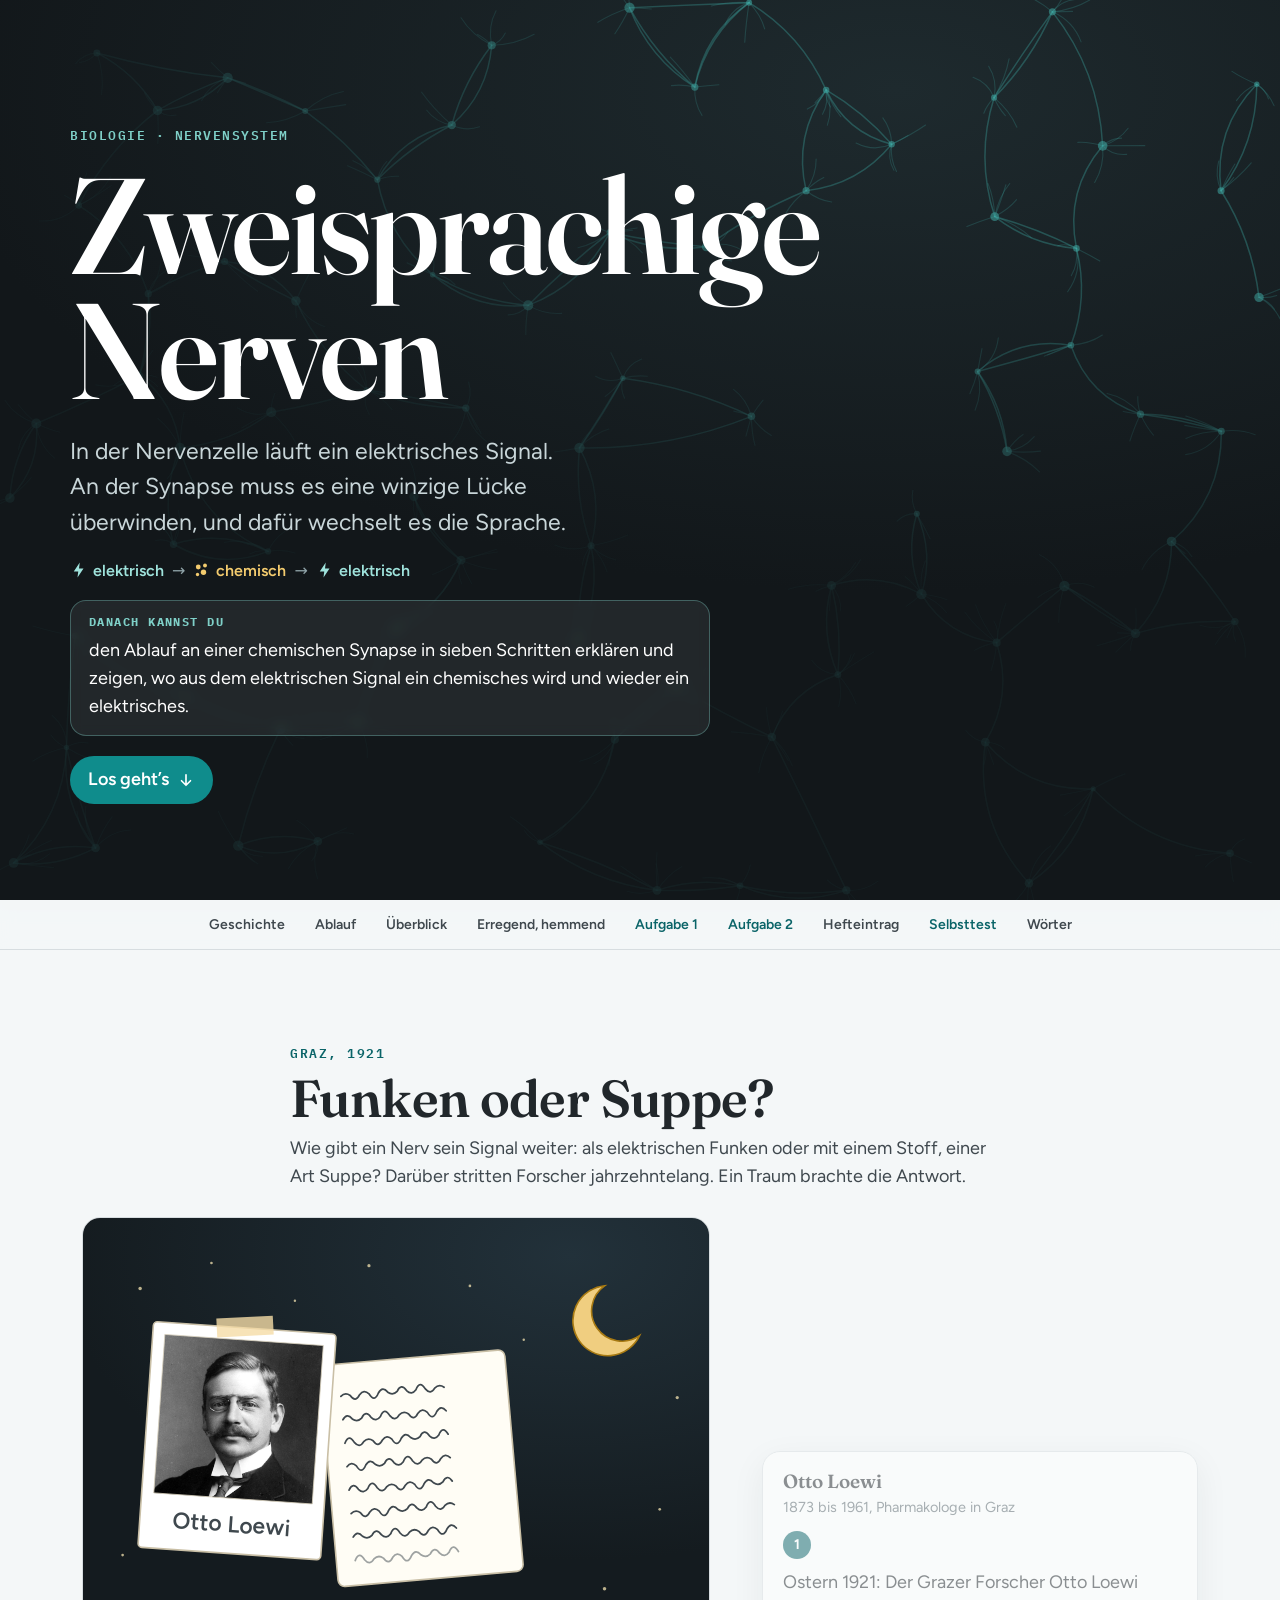
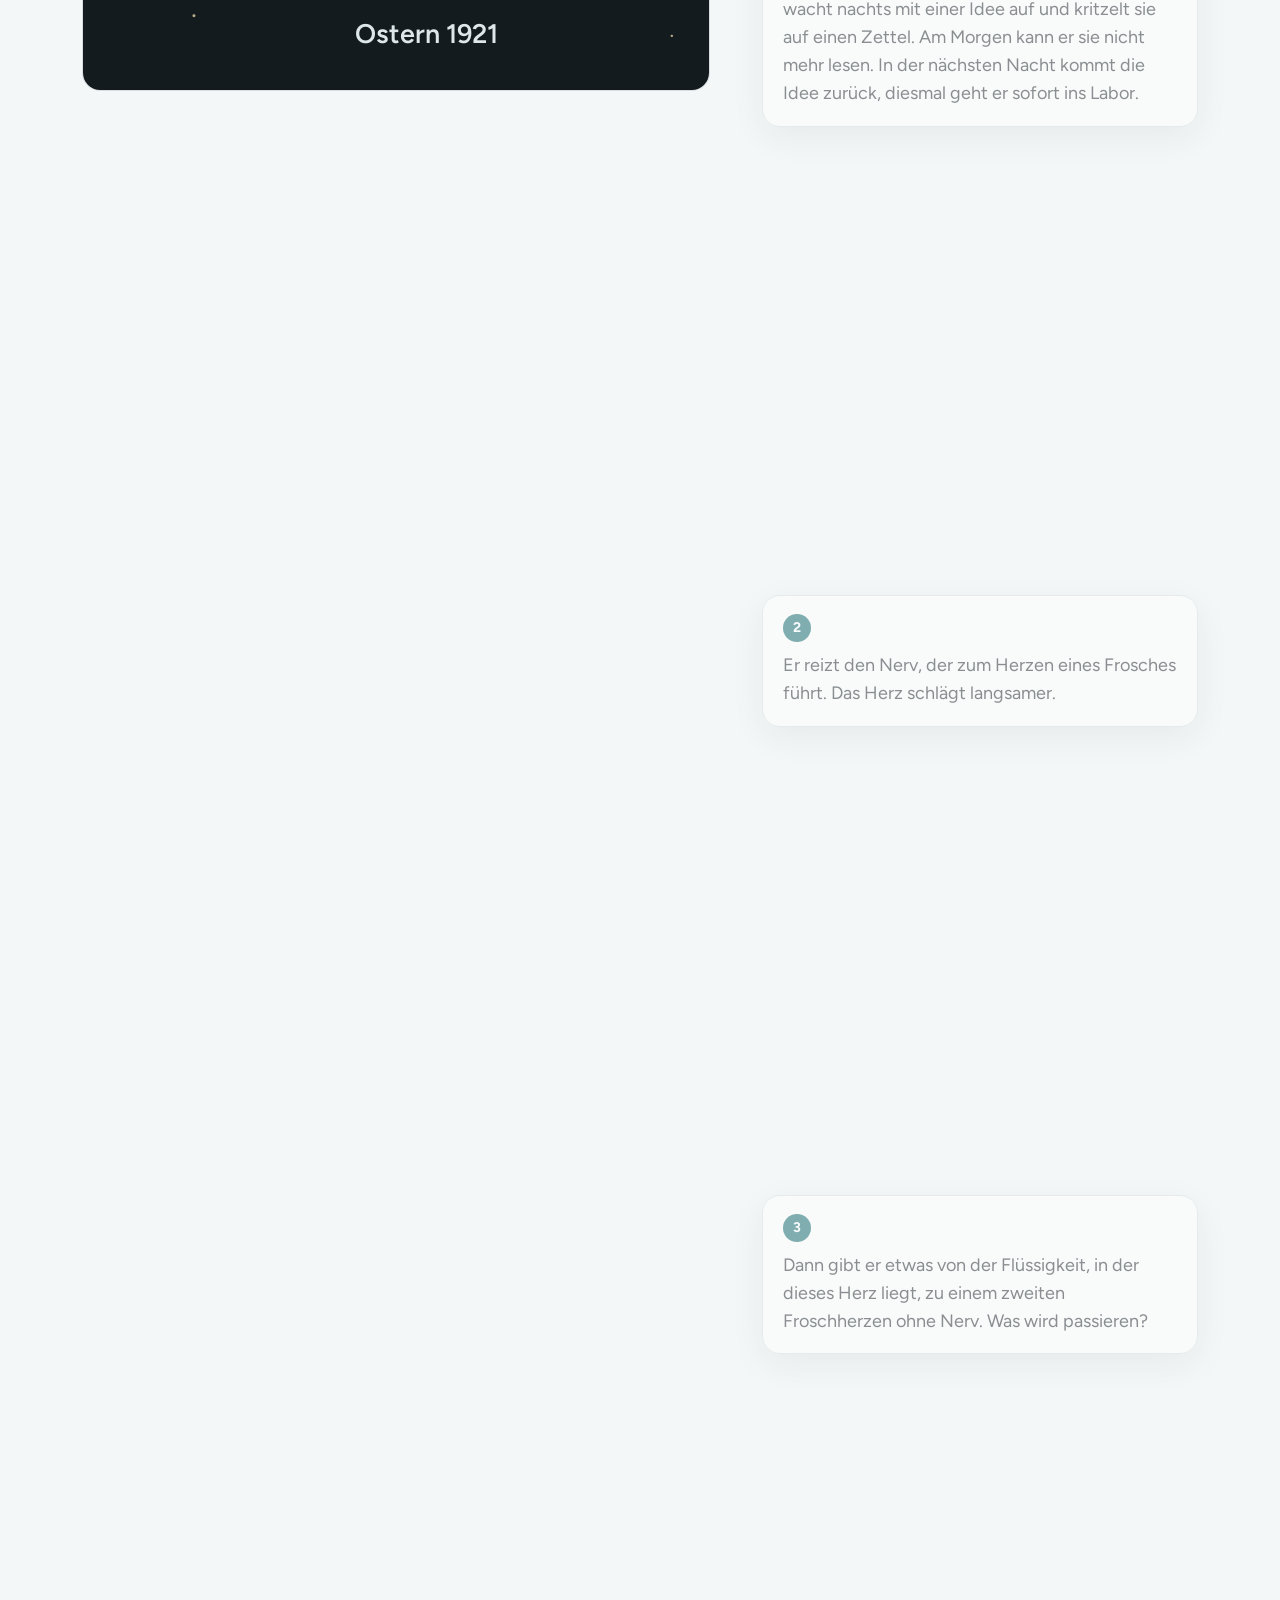
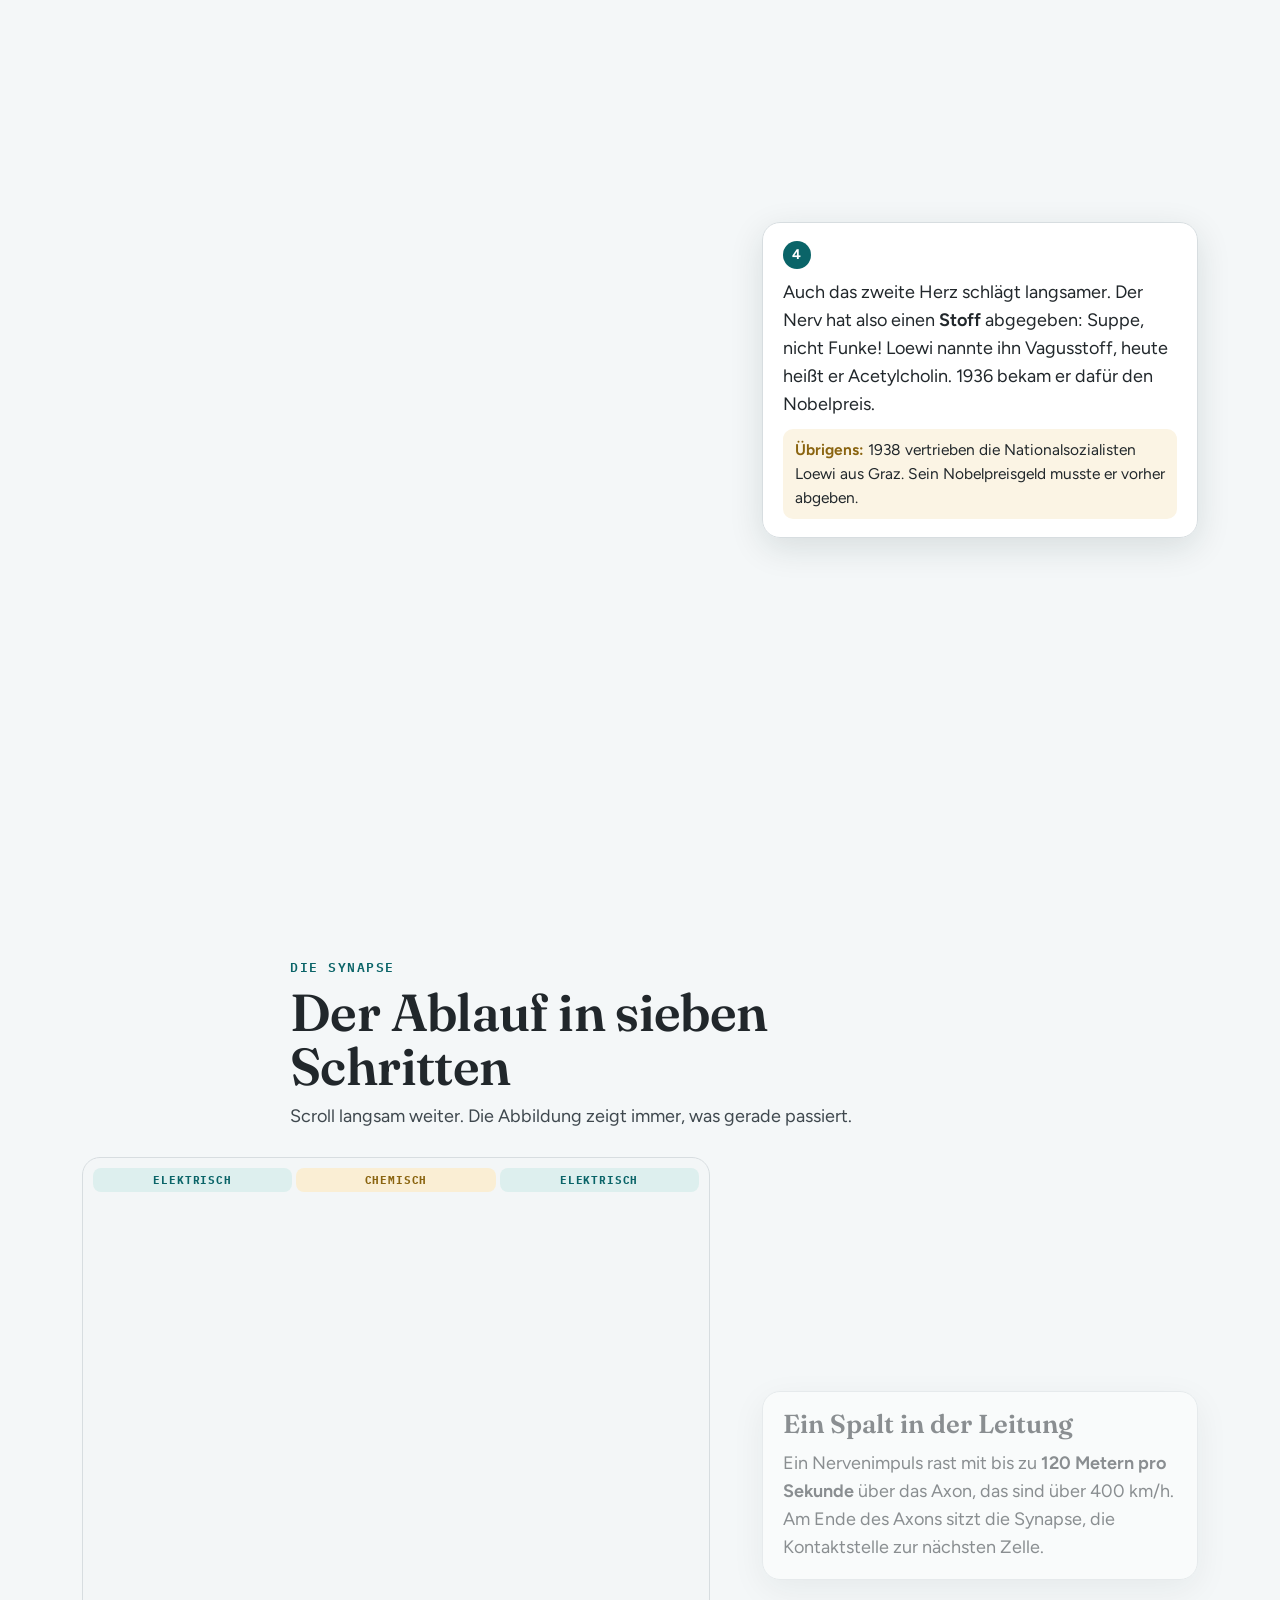
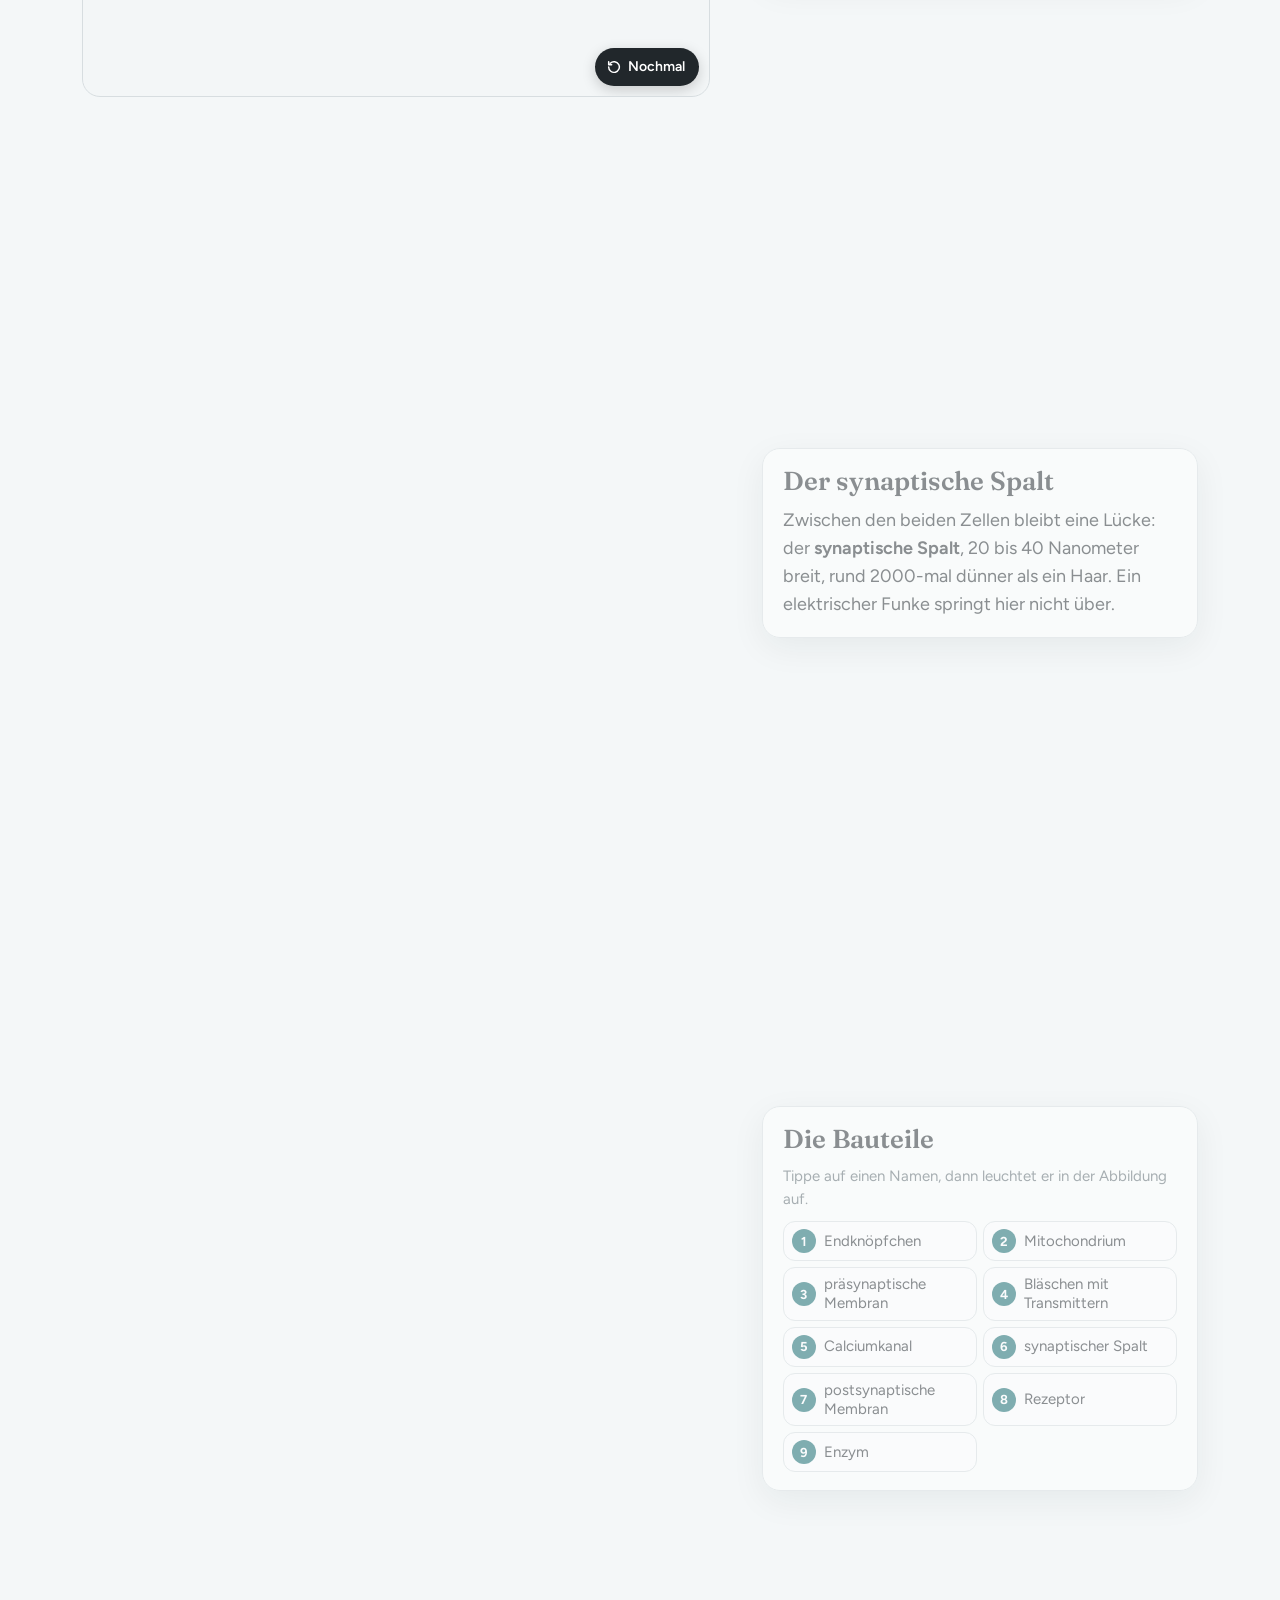
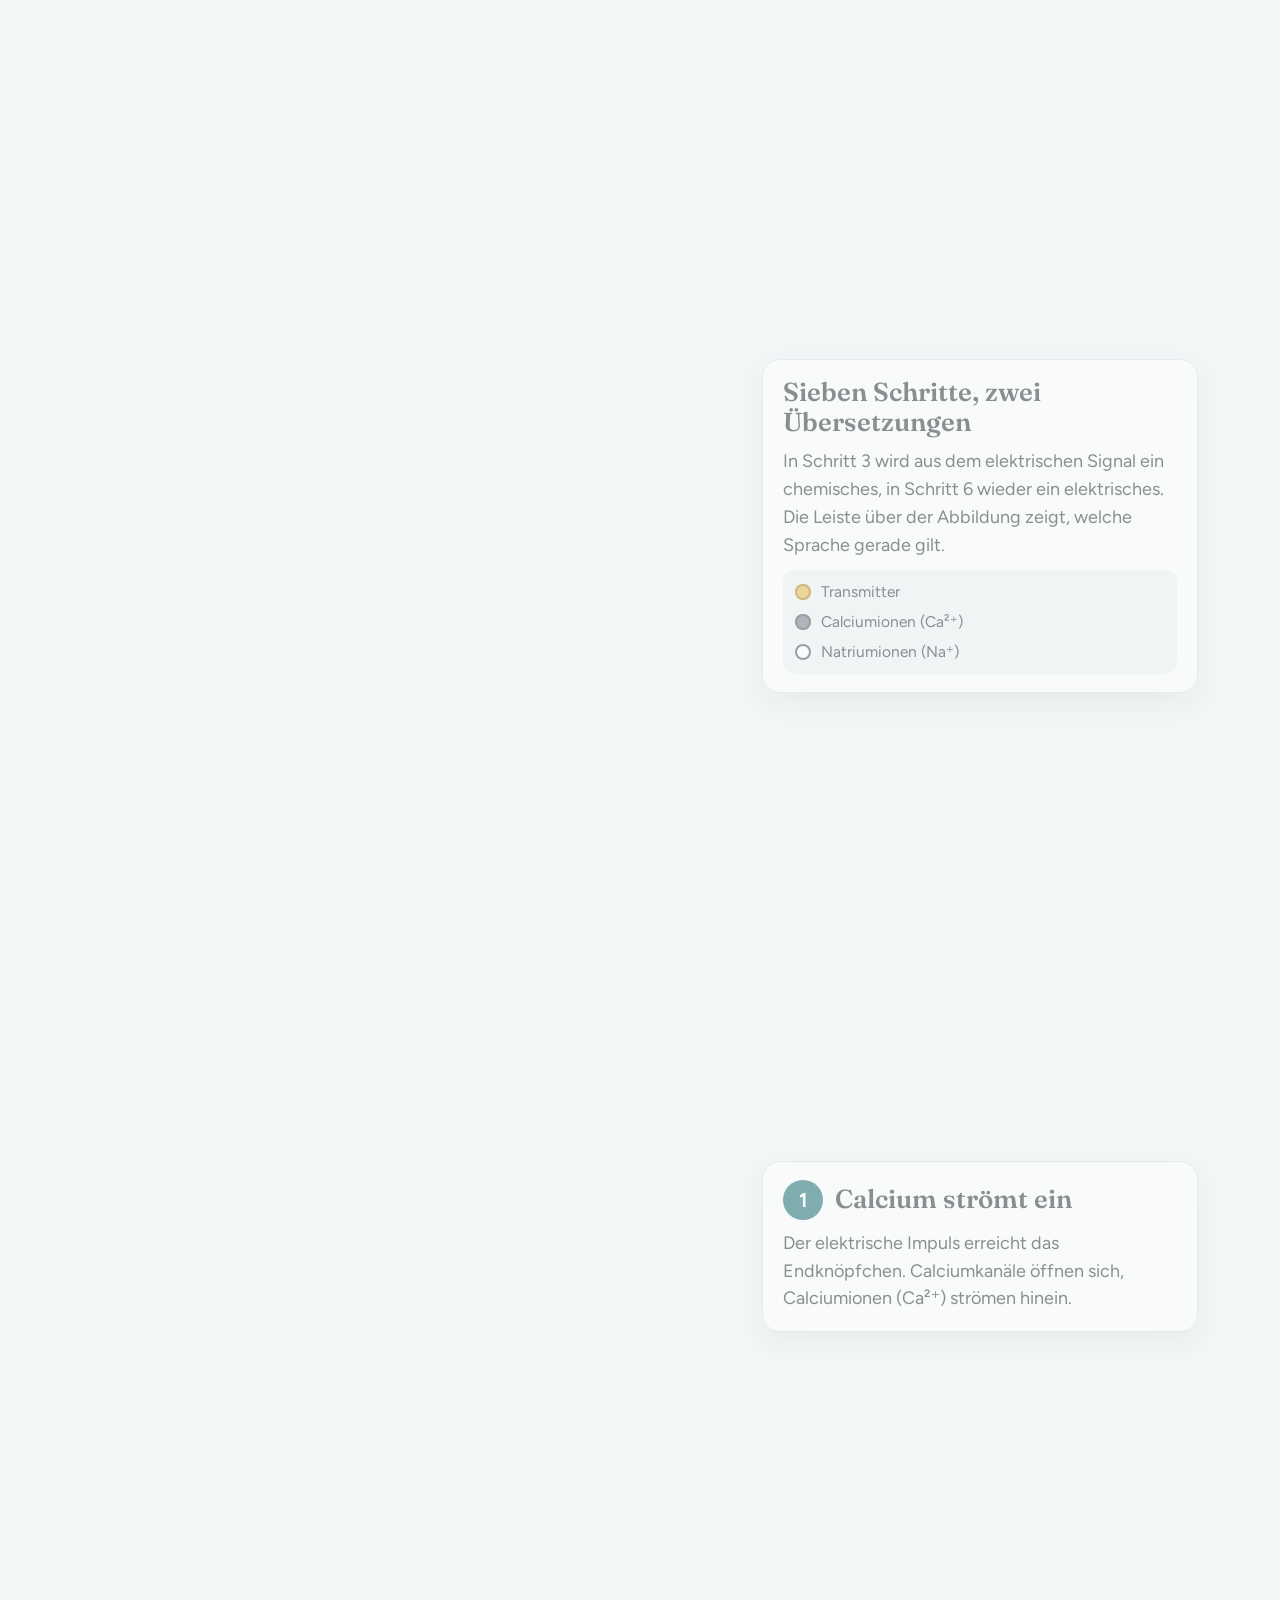
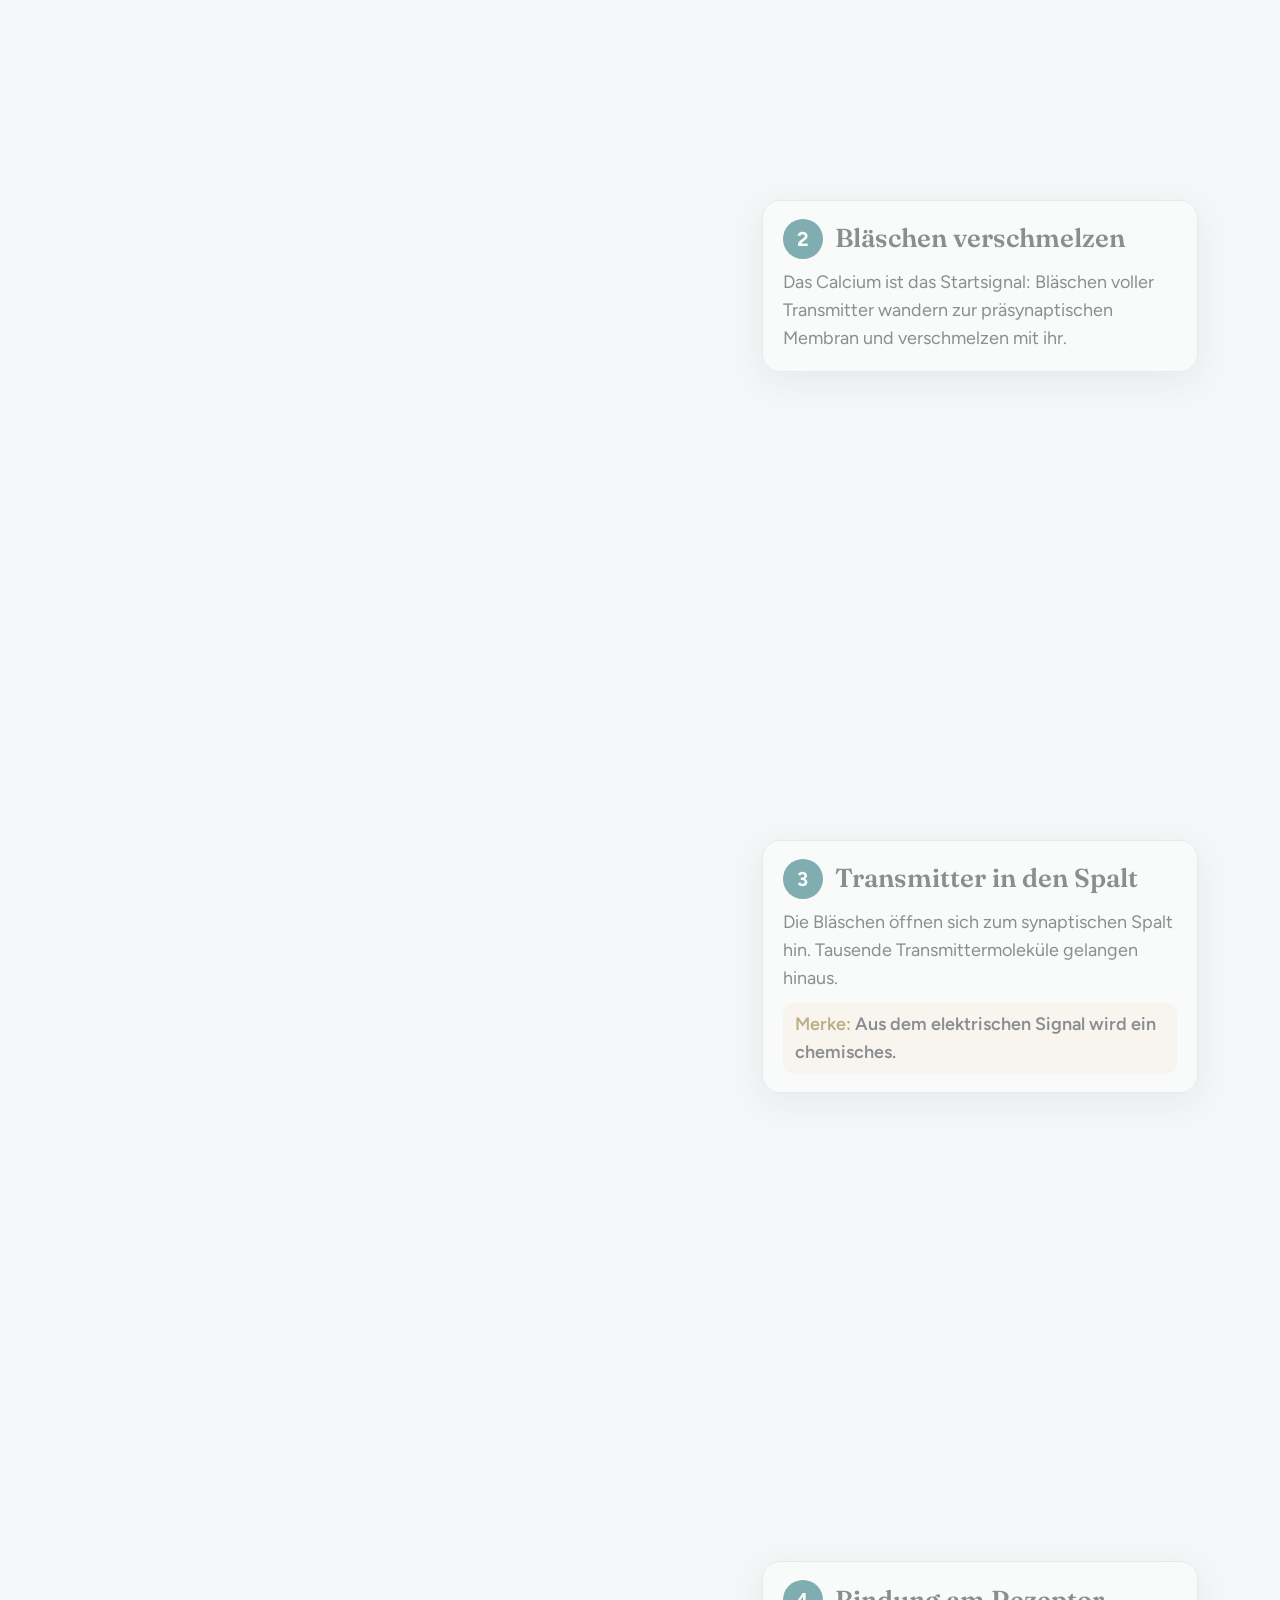
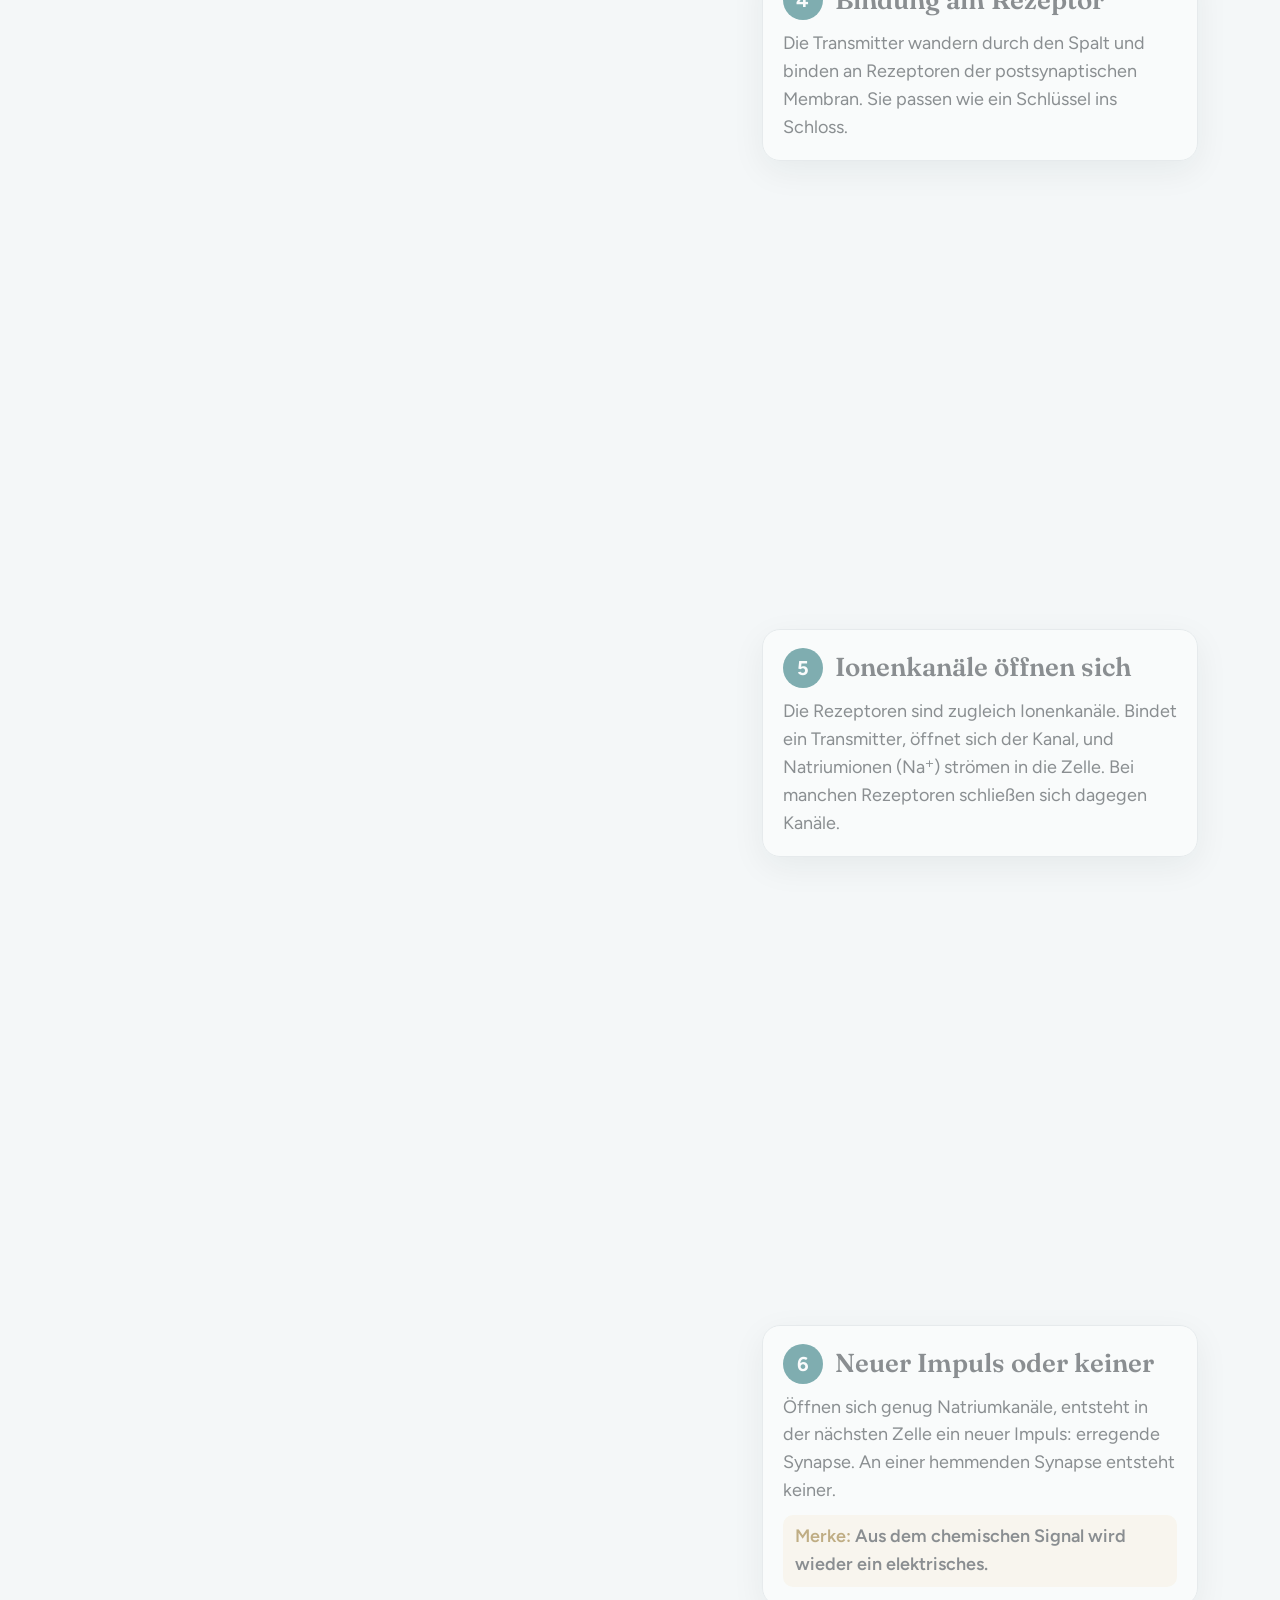
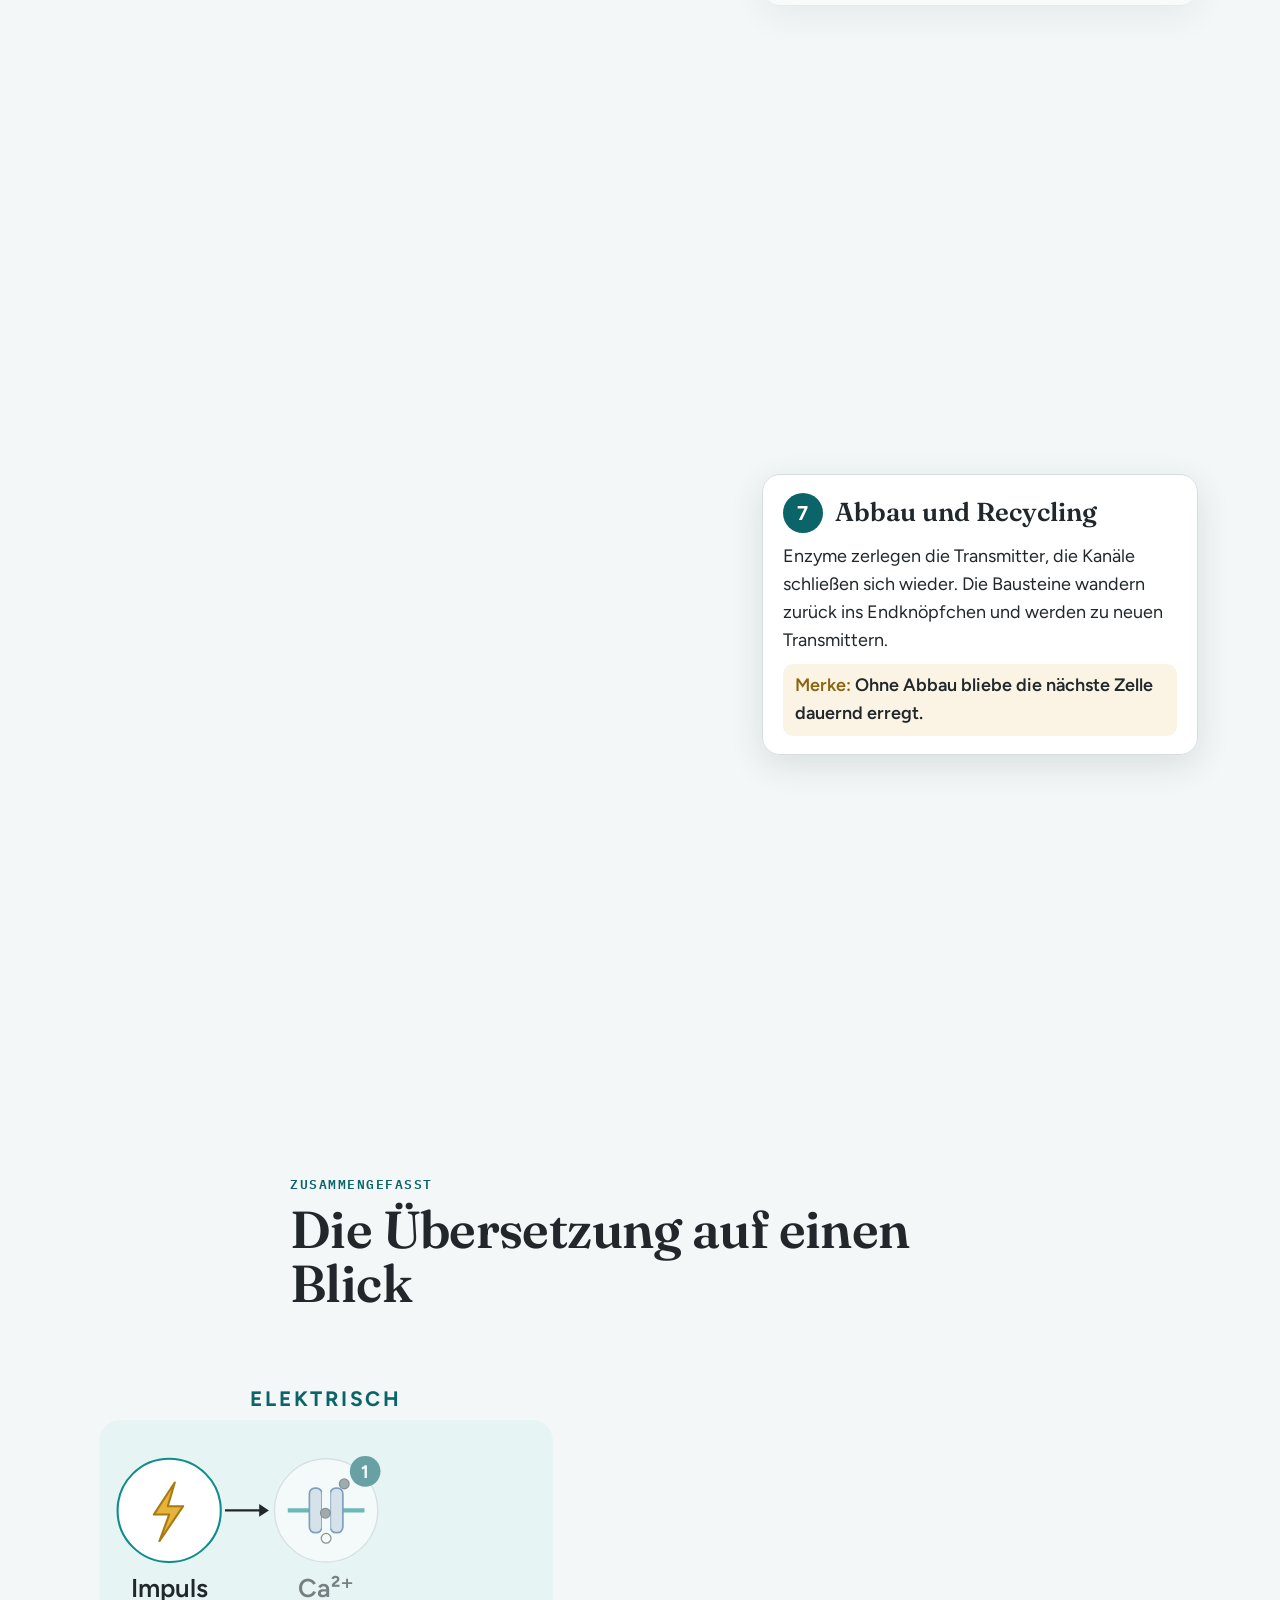
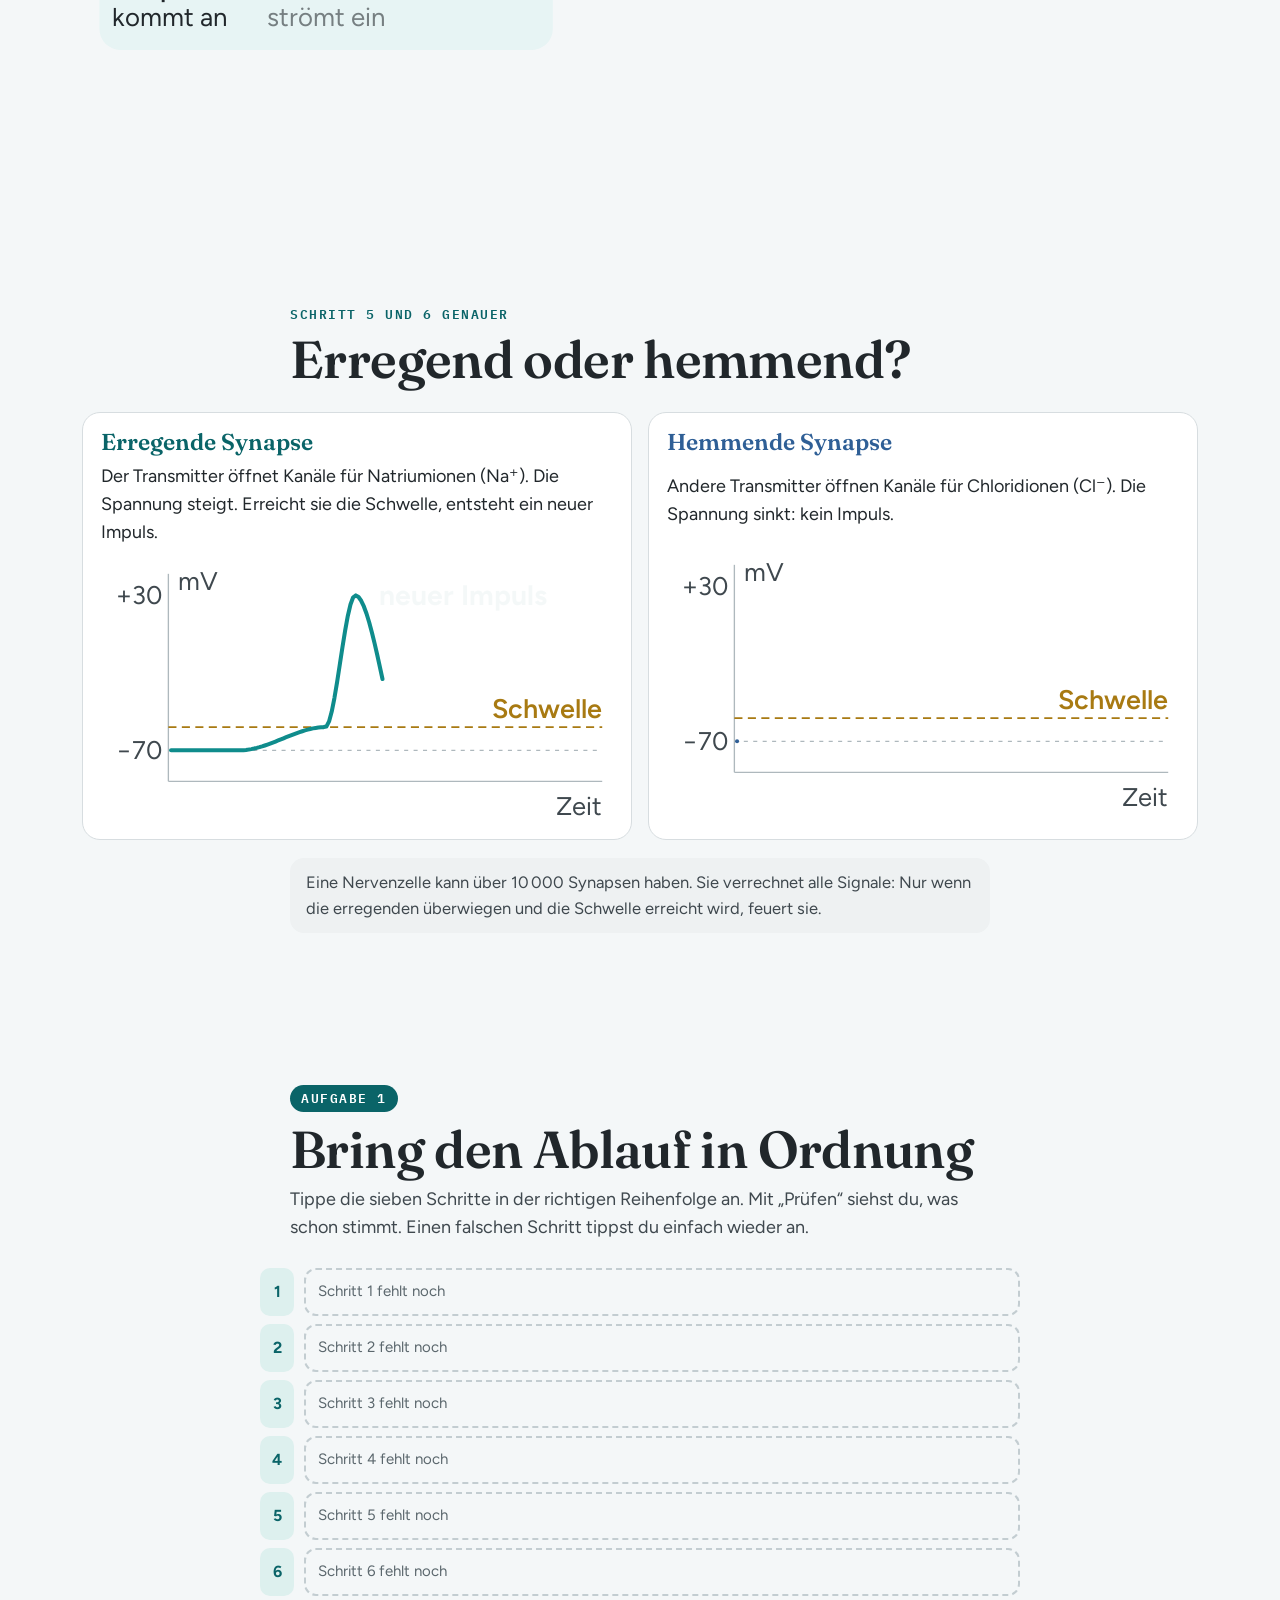
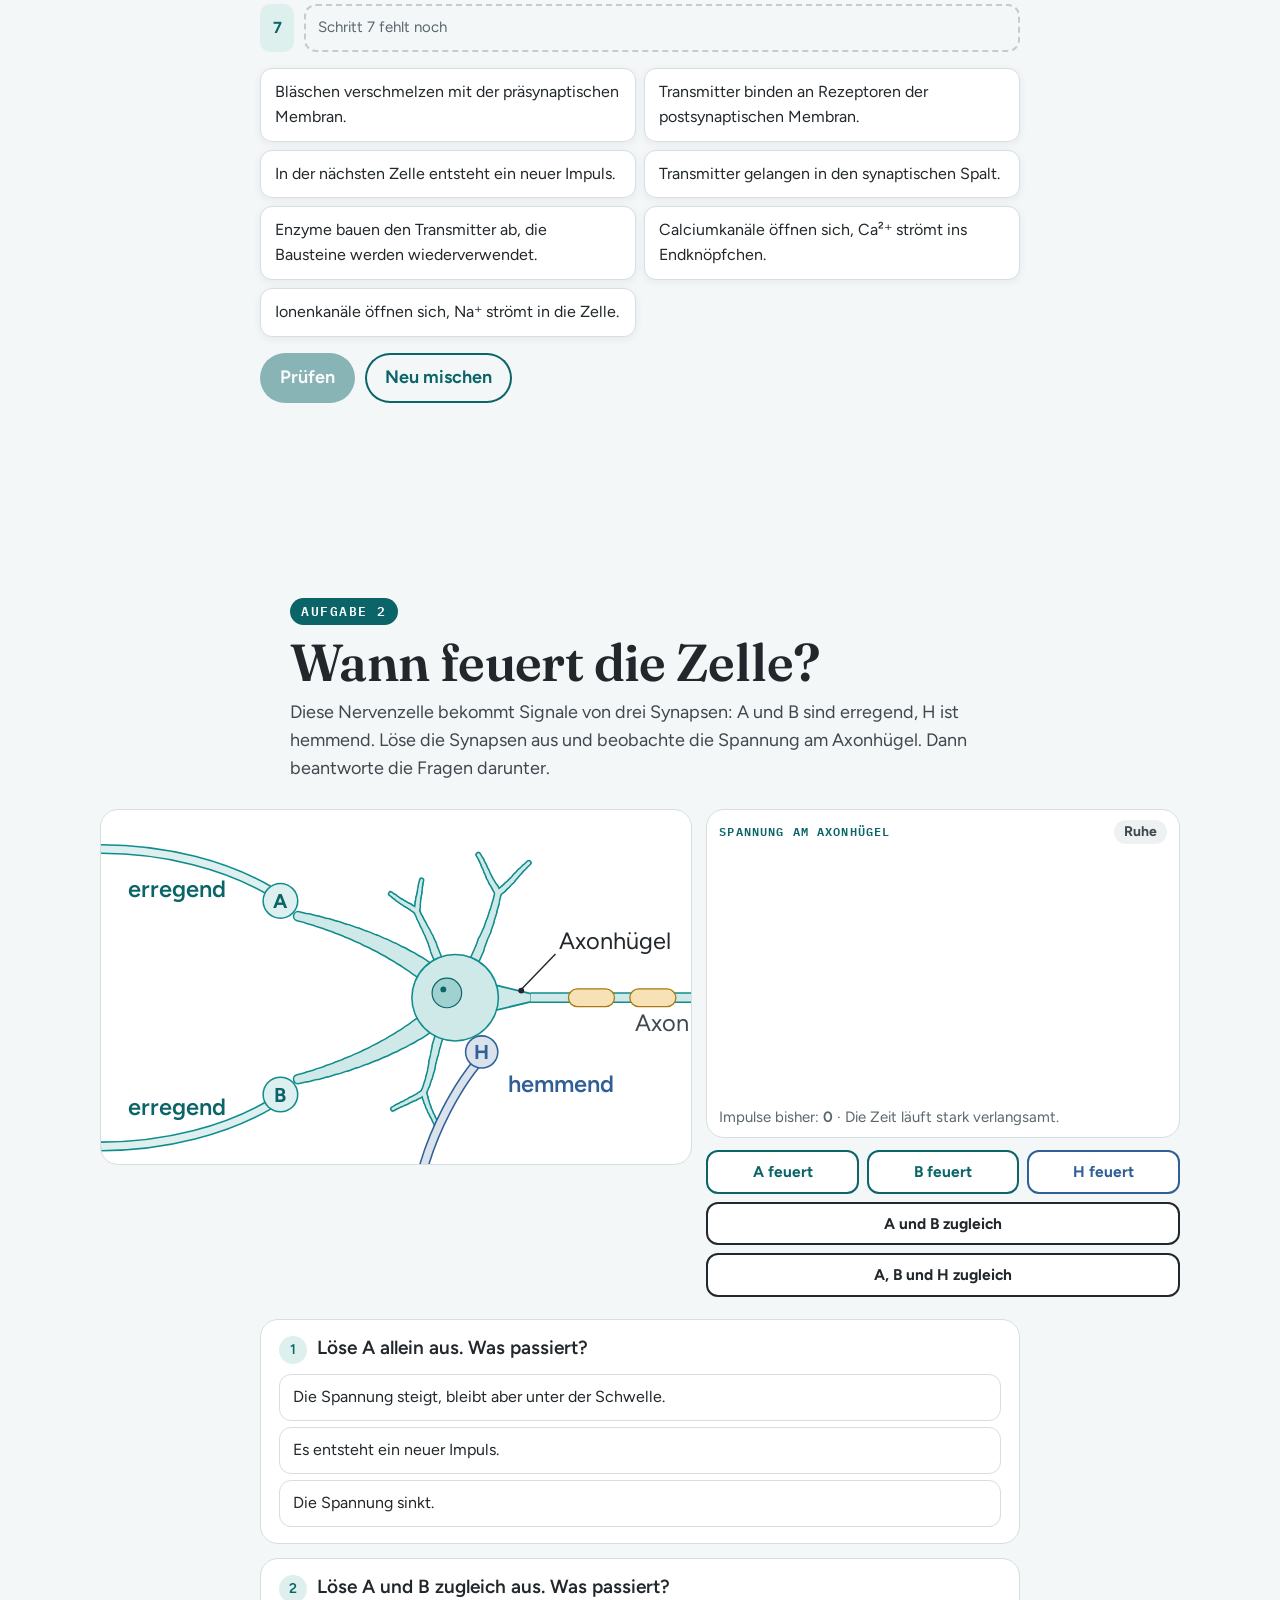
<file: synapse/index.html>
<!doctype html><html lang="de"><meta charset="utf-8"><meta name="viewport" content="width=device-width, initial-scale=1, viewport-fit=cover"><meta name="description" content="Wie ein Nervensignal über die chemische Synapse in die nächste Zelle gelangt: Animation, Labor und Selbsttest."><style>body{margin:0}</style><title>Zweisprachige Nerven</title>
<link rel="stylesheet" href="../fonts/fonts.css">
<style>
/* Schülerfassung: zuerst fürs Handy gebaut, am Computer zweispaltig mit stehender Abbildung */
:root{
  --bg:#F4F7F8;--card:#FFFFFF;--cool:#EEF1F2;--warm:#FBF4E4;--line:#D7DDE0;
  --ink:#21272B;--sub:#3F484E;--muted:#5B676D;
  --teal:#0F8C8C;--teal-d:#0A6468;--teal-s:#DDF0EE;--blue:#2F5F96;--blue-s:#E3EAF2;
  --amber:#E8B33C;--amber-d:#A87A12;--amber-ink:#8A6410;--amber-s:#FBEFD2;--verm:#C8553D;--verm-d:#A8432F;
  --ok:#0A6468;--ok-s:#DDF0EE;--no:#A8432F;--no-s:#F8E4DE;
  --night:#12171A;
  --display:"Fraunces",Georgia,serif;--body:"Figtree","Segoe UI",system-ui,sans-serif;--mono:"IBM Plex Mono",ui-monospace,Consolas,monospace;
  --ease:cubic-bezier(.16,1,.3,1);--toc-h:50px;--maxw:1180px;
  color-scheme:light;
}
*{box-sizing:border-box}
html{background:var(--bg);scroll-padding-top:calc(var(--toc-h) + 8px)}
body{margin:0;background:var(--bg);color:var(--ink);font:400 17px/1.55 var(--body);-webkit-font-smoothing:antialiased;overflow-x:hidden}
h1,h2,h3,h4,p{margin:0}
button{font:inherit;color:inherit}
svg text{font-family:var(--body)}
b{font-weight:650}
.eyebrow{font:600 12.5px/1.2 var(--mono);letter-spacing:.12em;text-transform:uppercase;color:var(--teal-d)}
.topbar{position:fixed;left:0;top:0;right:0;height:3px;z-index:50;pointer-events:none}
.topbar i{display:block;height:100%;width:0;background:var(--teal)}

/* Kopf */
.hero{position:relative;min-height:100svh;display:grid;align-items:center;overflow:hidden;color:#EEF3F4;background:radial-gradient(120% 90% at 70% 10%,#1E2A2E 0%,var(--night) 62%)}
#net{position:absolute;inset:0;width:100%;height:100%;display:block}
.hero #net{-webkit-mask-image:radial-gradient(130% 95% at 100% 0%,#000 0%,#000 32%,rgba(0,0,0,.16) 72%);mask-image:radial-gradient(130% 95% at 100% 0%,#000 0%,#000 32%,rgba(0,0,0,.16) 72%)}
.hero-in{position:relative;width:100%;max-width:var(--maxw);margin:0 auto;padding:88px 20px 56px;display:grid;gap:20px;justify-items:start}
.hero .eyebrow{color:#7FD0C8}
.hero h1{font:600 clamp(50px,12.5vw,136px)/.92 var(--display);letter-spacing:-.022em;color:#fff;max-width:11ch}
.hero .sub{font-size:clamp(18px,2.2vw,23px);max-width:34ch;color:#C9D6D9}
.goal{display:grid;gap:8px;max-width:640px;background:rgba(255,255,255,.07);border:1.5px solid rgba(127,208,200,.35);border-radius:16px;padding:14px 18px;backdrop-filter:blur(6px);color:#fff}
.goal b{font:700 12px/1.2 var(--mono);letter-spacing:.12em;text-transform:uppercase;color:#7FD0C8}
.down{display:inline-flex;align-items:center;gap:8px;color:#fff;text-decoration:none;font-weight:600;border-radius:999px;padding:10px 18px;background:var(--teal)}
.down svg{width:18px;height:18px}
.down:focus-visible,.toc a:focus-visible,button:focus-visible{outline:3px solid var(--amber);outline-offset:2px}

/* Inhaltsleiste */
.toc{position:sticky;top:0;z-index:40;height:var(--toc-h);display:flex;align-items:center;gap:6px;overflow-x:auto;padding:0 12px;background:rgba(244,247,248,.92);-webkit-backdrop-filter:blur(10px);backdrop-filter:blur(10px);border-bottom:1px solid var(--line);scrollbar-width:none}
.toc::-webkit-scrollbar{display:none}
.toc a{flex:none;color:var(--sub);text-decoration:none;font:600 14px/1 var(--body);padding:9px 12px;border-radius:999px;transition:background .3s,color .3s}
.toc a.t{color:var(--teal-d)}
.toc a.on{background:var(--ink);color:#fff}
@media (min-width:1000px){.toc{justify-content:center}}

/* Abschnitte */
.sec{padding:64px 16px 40px;max-width:var(--maxw);margin:0 auto}
.sec-head{max-width:700px;margin:0 auto 26px;display:grid;gap:10px}
.sec h2{font:600 clamp(32px,6vw,52px)/1.04 var(--display);letter-spacing:-.012em}
.lead{font-size:18px;color:var(--sub)}
.small{font-size:15px;color:var(--muted)}

/* Scrollytelling */
.scrolly{position:relative}
.media{position:sticky;top:var(--toc-h);z-index:1;height:min(50svh,96vw);padding:8px 0}
.mbox{position:relative;width:100%;height:100%;border-radius:18px;overflow:hidden;background:#F3F6F7;border:1px solid var(--line)}
.mbox.light{background:#fff}
.mbox>svg,.mbox>canvas{position:absolute;inset:0;width:100%;height:100%;display:block}
.mbox.light>svg{inset:10px;width:calc(100% - 20px);height:calc(100% - 20px)}
.mbox .ov{position:absolute;inset:0;background:#fff;transform-origin:62% 66%}
.mbox .ov svg{width:100%;height:100%;display:block}
.cards{position:relative;z-index:2;padding:4svh 0 22svh}
.card{position:relative;max-width:560px;margin:0 auto 64svh;background:rgba(255,255,255,.97);border:1px solid var(--line);border-radius:18px;padding:18px 20px;box-shadow:0 10px 34px rgba(15,40,45,.12);display:grid;gap:10px;transition:opacity .45s,transform .6s var(--ease)}
.card:last-child{margin-bottom:8svh}
@media (max-width:959px){
  .media{z-index:3;background:var(--bg);box-shadow:0 16px 16px -16px rgba(15,40,45,.28)}
  .cards{z-index:1}
  .scrolly[data-scrolly="loewi"] .media{height:min(46svh,calc((100vw - 32px)*.72 + 16px))}
  .scrolly[data-scrolly="syn"] .media{height:min(52svh,calc((100vw - 32px)*.86 + 16px))}
  .card{margin-bottom:40svh}
}
.card:not(.on){opacity:.5}
.card h3{font:600 23px/1.15 var(--display)}
.card .cno{display:grid;place-items:center;width:28px;height:28px;border-radius:50%;background:var(--teal-d);color:#fff;font:700 14px/1 var(--body)}
.card .m{background:var(--warm);border-radius:10px;padding:8px 12px;font-weight:600}
.card .m::before{content:"Merke: ";color:var(--amber-ink)}
.fact{background:var(--warm);border-radius:10px;padding:9px 12px;font-size:15.5px}
.fact b{color:var(--amber-ink)}
.sh{display:flex;align-items:center;gap:12px}
.sh .no{flex:none;display:grid;place-items:center;width:40px;height:40px;border-radius:50%;background:var(--teal-d);color:#fff;font:700 20px/1 var(--body)}
.parts{list-style:none;margin:0;padding:0;display:grid;grid-template-columns:1fr 1fr;gap:6px;counter-reset:pt}
.parts li{counter-increment:pt}
.parts button{width:100%;height:100%;display:flex;align-items:center;gap:8px;text-align:left;border:1px solid var(--line);background:#fff;border-radius:12px;padding:7px 8px;cursor:pointer;font-size:15px;line-height:1.25;hyphens:auto;transition:background .25s,border-color .25s}
.parts button::before{content:counter(pt);flex:none;display:grid;place-items:center;width:24px;height:24px;border-radius:50%;background:var(--teal-d);color:#fff;font:700 13px/1 var(--body)}
.parts button[aria-pressed="true"]{background:var(--amber-s);border-color:var(--amber-d)}
.parts button[aria-pressed="true"]::before{background:var(--amber);color:var(--ink)}
.legend{list-style:none;margin:0;padding:10px 12px;display:grid;gap:6px;font-size:15.5px;background:var(--cool);border-radius:12px}
.legend li{display:flex;align-items:center;gap:10px}
.legend .d{flex:none;width:16px;height:16px;border-radius:50%}
.d.tr{background:#E8B33C;box-shadow:inset 0 0 0 2px #A87A12}.d.ca{background:#6B757C;box-shadow:inset 0 0 0 2px #3F484E}.d.na{background:#fff;box-shadow:inset 0 0 0 2px #3F484E}
.lbar{position:absolute;left:10px;right:10px;top:10px;display:grid;grid-template-columns:repeat(3,1fr);gap:4px;opacity:0;transform:translateY(-6px);transition:opacity .4s,transform .5s var(--ease);pointer-events:none}
.lbar.on{opacity:1;transform:none}
.lbar span{font:700 10.5px/1 var(--mono);letter-spacing:.08em;text-transform:uppercase;padding:7px 0 6px;text-align:center;border-radius:8px;transition:box-shadow .4s}
.lbar .z-el{background:rgba(221,240,238,.95);color:var(--teal-d)}
.lbar .z-ch{background:rgba(251,239,210,.95);color:var(--amber-ink)}
.lbar span.hot{box-shadow:inset 0 0 0 2px currentColor}
.lbar i{position:absolute;top:-6px;width:12px;height:12px;margin-left:-6px;border-radius:50%;background:var(--ink);box-shadow:0 0 0 2.5px #fff;transition:left .8s var(--ease),opacity .3s}
.replay{position:absolute;right:10px;bottom:10px;display:inline-flex;align-items:center;gap:6px;border:0;border-radius:999px;background:var(--ink);color:#fff;padding:8px 14px 8px 11px;font-weight:600;font-size:14px;cursor:pointer;box-shadow:0 4px 14px rgba(0,0,0,.18)}
.replay svg{width:16px;height:16px}
.replay[hidden]{display:none}

@media (min-width:960px){
  body{font-size:18px}
  .sec{padding:96px 32px 56px}
  .scrolly{display:grid;grid-template-columns:minmax(0,1.18fr) minmax(0,.82fr);gap:52px;align-items:start}
  .media{top:calc(var(--toc-h) + 3vh);height:calc(94vh - var(--toc-h));padding:0}
  .scrolly[data-scrolly="loewi"] .media{height:auto;aspect-ratio:900/680;max-height:calc(94vh - var(--toc-h))}
  .scrolly[data-scrolly="syn"] .media{height:auto;aspect-ratio:1000/860;max-height:calc(94vh - var(--toc-h))}
  .cards{padding:26vh 0 30vh}
  .card{margin:0 0 52vh;max-width:none}
  .card:last-child{margin-bottom:0}
  .card h3{font-size:26px}
}

/* Kette */
.chainwide{display:none}
.chainwide svg{width:100%;height:auto;display:block}
.chainlist{max-width:520px;margin:0 auto;display:grid;gap:12px}
.zone{position:relative;border-radius:16px;padding:30px 14px 14px;display:grid;gap:22px}
.zone.el{background:#E3F2F0}.zone.ch{background:#FBEFD2}
.zl{position:absolute;left:14px;top:9px;font:700 11.5px/1 var(--mono);letter-spacing:.14em;text-transform:uppercase}
.zone.el .zl{color:var(--teal-d)}.zone.ch .zl{color:var(--amber-ink)}
.cl{position:relative;display:flex;align-items:center;gap:12px;background:#fff;border-radius:12px;padding:10px 12px;box-shadow:0 2px 10px rgba(15,40,45,.06);opacity:0;transform:translateY(10px);transition:opacity .5s,transform .6s var(--ease)}
.cl:not(:last-child)::after{content:"";position:absolute;left:28px;bottom:-19px;width:2px;height:16px;background:var(--ink)}
.chainlist.in .cl{opacity:1;transform:none}
.cn,.ci{flex:none;display:grid;place-items:center;width:32px;height:32px;border-radius:50%;background:var(--teal-d);color:#fff;font:700 15px/1 var(--body)}
.ci{background:var(--amber);color:var(--ink)}
.ci svg{width:18px;height:18px}
.recy{display:flex;gap:12px;align-items:center;border:2px dashed var(--amber-d);border-radius:14px;padding:12px 14px;background:#fff}
.recy div{display:grid;gap:2px}.recy b{color:var(--amber-ink)}.recy div span{font-size:15px;color:var(--sub)}
.recy .cn{background:var(--amber-d)}
@media (min-width:860px){.chainwide{display:block}.chainlist{display:none}}

/* Kurven */
.duo{display:grid;gap:16px}
.ep{background:var(--card);border:1px solid var(--line);border-radius:18px;padding:16px 18px;display:grid;gap:8px}
.ep h3{font:600 23px/1.15 var(--display)}
.ep.e h3{color:var(--teal-d)}.ep.h h3{color:var(--blue)}
.ep svg{width:100%;height:auto;display:block;margin-top:4px}
.note{max-width:700px;margin:18px auto 0;font-size:16.5px;color:var(--sub);background:var(--cool);border-radius:14px;padding:12px 16px}
@media (min-width:760px){.duo{grid-template-columns:1fr 1fr}}

/* Aufgaben */
.task .sec-head h2{color:var(--ink)}
.task .eyebrow{display:inline-block;justify-self:start;background:var(--teal-d);color:#fff;border-radius:999px;padding:6px 11px}
.order{max-width:760px;margin:0 auto;display:grid;gap:16px}
.seq{list-style:none;margin:0;padding:0;display:grid;gap:8px;counter-reset:sq}
.seq li{counter-increment:sq;display:flex;align-items:stretch;gap:10px}
.seq li::before{content:counter(sq);flex:none;display:grid;place-items:center;width:34px;border-radius:10px;background:var(--teal-s);color:var(--teal-d);font:700 16px/1 var(--body)}
.seq .sl{flex:1;min-height:48px;display:flex;align-items:center;gap:8px;border:2px dashed #C3CDD1;border-radius:12px;padding:8px 12px;color:var(--muted);font-size:15px;background:transparent;text-align:left;cursor:default}
.seq .sl.full{border:1px solid var(--line);background:#fff;color:var(--ink);font-size:16px;cursor:pointer}
.seq .sl.ok{border:2px solid var(--ok);background:var(--ok-s)}
.seq .sl.no{border:2px solid var(--no);background:var(--no-s)}
.seq .sl .mk{margin-left:auto;font-weight:700}
.seq .sl.ok .mk{color:var(--ok)}.seq .sl.no .mk{color:var(--no)}
.pool{display:grid;gap:8px}
.pool button{border:1px solid var(--line);background:#fff;border-radius:12px;padding:11px 14px;text-align:left;cursor:pointer;font-size:16px;box-shadow:0 2px 8px rgba(15,40,45,.06);transition:transform .2s,opacity .3s}
.pool button:active{transform:scale(.98)}
.pool:empty{display:none}
@media (min-width:760px){.pool{grid-template-columns:1fr 1fr}}
.actions{display:flex;gap:10px;flex-wrap:wrap}
.btn{border:0;border-radius:999px;background:var(--teal-d);color:#fff;padding:11px 20px;font-weight:650;cursor:pointer}
.btn.ghost{background:transparent;color:var(--teal-d);box-shadow:inset 0 0 0 2px var(--teal-d)}
.btn:disabled{opacity:.45;cursor:default}
.fb{min-height:1.5em;font-weight:600}
.fb.ok{color:var(--ok)}.fb.no{color:var(--no)}
@keyframes shake{25%{transform:translateX(-5px)}75%{transform:translateX(5px)}}
.shake{animation:shake .3s}

.ask{font-weight:700;color:var(--teal-d);margin-top:6px}
.opts{display:grid;gap:6px}
.opts button{text-align:left;border:1px solid var(--line);background:#fff;border-radius:12px;padding:10px 13px;cursor:pointer;font-size:16px}
.opts button.ok{border:2px solid var(--ok);background:var(--ok-s)}
.opts button.no{border:2px solid var(--no);background:var(--no-s)}

/* Ablauf im Kopf: kein Knopf, sondern eine Abfolge */
.flow{display:flex;align-items:center;flex-wrap:wrap;gap:8px;font:600 16px/1.2 var(--body)}
.flow .f{display:inline-flex;align-items:center;gap:5px}
.flow .f svg{width:18px;height:18px}
.flow .f.el{color:#9FE3DC}.flow .f.ch{color:#F3CB6E}
.flow .ar{color:#8FA3A8;font-weight:400}

/* Porträt in der Loewi-Karte */
.who{display:flex;align-items:center;gap:12px}
.who img{width:64px;height:64px;border-radius:50%;object-fit:cover;flex:none;box-shadow:0 0 0 3px #fff,0 4px 14px rgba(0,0,0,.18);background:#333}
.who b{display:block;font:600 19px/1.2 var(--display)}
.who span{font-size:14.5px;color:var(--muted)}

/* Summations-Labor */
.lab{max-width:1080px;margin:0 auto 22px;display:grid;gap:14px}
.lab-fig{background:var(--card);border:1px solid var(--line);border-radius:18px;overflow:hidden}
.lab-fig svg{width:100%;height:auto;display:block;aspect-ratio:1000/600}
.lab-side{display:grid;gap:12px;align-content:start}
.lab-btns{display:grid;grid-template-columns:repeat(3,minmax(0,1fr));gap:8px}
.lab-btns button{border:2px solid var(--teal-d);background:#fff;color:var(--teal-d);border-radius:12px;padding:11px 8px;font:700 15.5px/1.15 var(--body);cursor:pointer;transition:transform .15s,background .2s}
.lab-btns button.in{border-color:var(--blue);color:var(--blue)}
.lab-btns button.wide{grid-column:span 3;border-color:var(--ink);color:var(--ink)}
.lab-btns button:active{transform:scale(.97);background:var(--cool)}
.lab-scope{background:var(--card);border:1px solid var(--line);border-radius:18px;padding:10px 12px 8px;display:grid;gap:6px}
.lab-scope canvas{width:100%;height:190px;display:block}
.lab-h{display:flex;justify-content:space-between;align-items:center;gap:8px}
.lab-h span{font:600 11.5px/1.2 var(--mono);letter-spacing:.1em;text-transform:uppercase;color:var(--teal-d)}
.st{font:700 14px/1 var(--body);border-radius:999px;padding:5px 10px;background:var(--cool);color:var(--sub);transition:background .3s,color .3s}
.st.ex{background:var(--teal-s);color:var(--teal-d)}.st.in{background:var(--blue-s);color:var(--blue)}.st.ap{background:var(--amber);color:var(--ink)}
@media (min-width:860px){.lab{grid-template-columns:minmax(0,1.25fr) minmax(0,1fr);align-items:start}.lab-scope canvas{height:250px}}
.heft .mk{margin:0;font-weight:650;color:var(--amber-ink);line-height:var(--row);font-size:16.5px}

/* Hefteintrag */
.heft{position:relative;max-width:820px;margin:0 auto;--row:34px;background-color:#FFFEFA;background-image:repeating-linear-gradient(180deg,transparent 0 calc(var(--row) - 1px),#E3E9EE calc(var(--row) - 1px) var(--row));background-position:0 12px;border:1px solid var(--line);border-radius:14px;padding:12px 18px 14px 50px}
.heft::before{content:"";position:absolute;left:36px;top:0;bottom:0;border-left:2px solid #E9B9B0}
.heft h4{font:700 12px/var(--row) var(--mono);letter-spacing:.12em;text-transform:uppercase;color:var(--amber-ink)}
.heft h3{font:600 23px/var(--row) var(--display)}
.heft ol{margin:0;padding-left:22px;list-style:none;counter-reset:hf}
.heft li{counter-increment:hf;position:relative;line-height:var(--row);font-size:16.5px}
.heft li::before{content:counter(hf);position:absolute;left:-25px;top:7px;display:grid;place-items:center;width:20px;height:20px;border-radius:50%;background:var(--teal-d);color:#fff;font:700 11.5px/1 var(--body)}
.heft li em{font-style:normal;font-weight:650;font-size:15px;color:var(--amber-ink);white-space:nowrap}
@media (min-width:700px){.heft li em{float:right;padding-left:12px}}

/* Selbsttest */
.quiz{max-width:760px;margin:0 auto;display:grid;gap:14px;counter-reset:qq}
.q{background:var(--card);border:1px solid var(--line);border-radius:18px;padding:16px 18px;display:grid;gap:10px;counter-increment:qq}
.q h3{font:600 19px/1.3 var(--body);display:flex;gap:10px}
.q h3::before{content:counter(qq);flex:none;display:grid;place-items:center;width:28px;height:28px;border-radius:50%;background:var(--teal-s);color:var(--teal-d);font-size:14px}
.q .opts button:disabled{cursor:default}
.q .why{font-size:15.5px;color:var(--sub);background:var(--cool);border-radius:12px;padding:9px 12px}
.q .why b{color:var(--ink)}
.q .why[hidden]{display:none}
.score{max-width:760px;margin:16px auto 0;font:600 20px/1.3 var(--display);text-align:center;min-height:1.3em}

/* Wörter und Zahlen */
.words{display:grid;gap:12px;grid-template-columns:repeat(auto-fill,minmax(250px,1fr))}
.word{background:var(--card);border:1px solid var(--line);border-radius:16px;padding:14px 16px;display:grid;gap:6px;align-content:start}
.word b{font:600 23px/1.1 var(--display)}
.word .from{font:600 12.5px/1.35 var(--mono);color:var(--teal-d)}
.word p{font-size:15.5px;color:var(--sub)}
.facts-h{font:600 28px/1.1 var(--display);margin:44px 0 14px}
.facts{display:grid;gap:12px;grid-template-columns:repeat(auto-fill,minmax(220px,1fr))}
.fct{border-radius:16px;padding:16px;background:var(--ink);color:#E6EEF0;display:grid;gap:6px;align-content:start}
.fct b{font:600 30px/1.05 var(--display);color:#F3CB6E}
.fct p{font-size:15.5px}
.foot{max-width:var(--maxw);margin:40px auto 0;padding:24px 16px 48px;font-size:14px;color:var(--muted);border-top:1px solid var(--line)}

@media (prefers-reduced-motion:reduce){*{transition:none!important;animation:none!important}}
.foot a{color:inherit;text-decoration-thickness:1px;text-underline-offset:2px}
.mbox .night{position:absolute;inset:0;background:radial-gradient(120% 95% at 78% 8%,#22313A 0%,#141B1F 68%);pointer-events:none}
</style>
<div class="topbar" aria-hidden="true"><i id="progress"></i></div>

<header class="hero" id="top">
  <canvas id="net" aria-hidden="true"></canvas>
  <div class="hero-in">
    <span class="eyebrow">Biologie · Nervensystem</span>
    <h1>Zweisprachige Nerven</h1>
    <p class="sub">In der Nervenzelle läuft ein elektrisches Signal. An der Synapse muss es eine winzige Lücke überwinden, und dafür wechselt es die Sprache.</p>
    <p class="flow" aria-label="elektrisch, dann chemisch, dann wieder elektrisch">
      <span class="f el"><svg viewBox="0 0 24 24" aria-hidden="true"><path d="M13 2 5 14h6l-1 8 8-12h-6z" fill="currentColor"/></svg>elektrisch</span><span class="ar" aria-hidden="true">→</span>
      <span class="f ch"><svg viewBox="0 0 24 24" aria-hidden="true"><circle cx="7" cy="8" r="3.2" fill="currentColor"/><circle cx="16" cy="6" r="2.6" fill="currentColor"/><circle cx="14" cy="15" r="3.6" fill="currentColor"/><circle cx="6" cy="18" r="2.2" fill="currentColor"/></svg>chemisch</span><span class="ar" aria-hidden="true">→</span>
      <span class="f el"><svg viewBox="0 0 24 24" aria-hidden="true"><path d="M13 2 5 14h6l-1 8 8-12h-6z" fill="currentColor"/></svg>elektrisch</span>
    </p>
    <p class="goal"><b>Danach kannst du</b><span>den Ablauf an einer chemischen Synapse in sieben Schritten erklären und zeigen, wo aus dem elektrischen Signal ein chemisches wird und wieder ein elektrisches.</span></p>
    <a class="down" href="#loewi">Los geht’s <svg viewBox="0 0 24 24" aria-hidden="true"><path d="M12 5v14M6 13l6 6 6-6" fill="none" stroke="currentColor" stroke-width="2.2" stroke-linecap="round" stroke-linejoin="round"/></svg></a>
  </div>
</header>

<nav class="toc" id="toc" aria-label="Inhalt">
  <a href="#loewi">Geschichte</a><a href="#ablauf">Ablauf</a><a href="#kette">Überblick</a><a href="#erregend">Erregend, hemmend</a><a href="#ordnen" class="t">Aufgabe 1</a><a href="#labor" class="t">Aufgabe 2</a><a href="#heft">Hefteintrag</a><a href="#test" class="t">Selbsttest</a><a href="#woerter">Wörter</a>
</nav>

<main>

<section class="sec" id="loewi">
  <div class="sec-head"><span class="eyebrow">Graz, 1921</span><h2>Funken oder Suppe?</h2>
    <p class="lead">Wie gibt ein Nerv sein Signal weiter: als elektrischen Funken oder mit einem Stoff, einer Art Suppe? Darüber stritten Forscher jahrzehntelang. Ein Traum brachte die Antwort.</p></div>
  <div class="scrolly" data-scrolly="loewi">
    <div class="media"><div class="mbox light"><i class="night" id="lwNight" aria-hidden="true"></i><svg id="lwSvg" role="img" aria-label="Loewis Versuch mit zwei Froschherzen" data-photo="[data-uri]"></svg></div></div>
    <div class="cards">
      <article class="card"><div class="who"><div><b>Otto Loewi</b><span>1873 bis 1961, Pharmakologe in Graz</span></div></div><span class="cno">1</span><p>Ostern 1921: Der Grazer Forscher Otto Loewi wacht nachts mit einer Idee auf und kritzelt sie auf einen Zettel. Am Morgen kann er sie nicht mehr lesen. In der nächsten Nacht kommt die Idee zurück, diesmal geht er sofort ins Labor.</p></article>
      <article class="card"><span class="cno">2</span><p>Er reizt den Nerv, der zum Herzen eines Frosches führt. Das Herz schlägt langsamer.</p></article>
      <article class="card"><span class="cno">3</span><p>Dann gibt er etwas von der Flüssigkeit, in der dieses Herz liegt, zu einem zweiten Froschherzen ohne Nerv. Was wird passieren?</p></article>
      <article class="card"><span class="cno">4</span><p>Auch das zweite Herz schlägt langsamer. Der Nerv hat also einen <b>Stoff</b> abgegeben: Suppe, nicht Funke! Loewi nannte ihn Vagusstoff, heute heißt er Acetylcholin. 1936 bekam er dafür den Nobelpreis.</p>
        <p class="fact"><b>Übrigens:</b> 1938 vertrieben die Nationalsozialisten Loewi aus Graz. Sein Nobelpreisgeld musste er vorher abgeben.</p></article>
    </div>
  </div>
</section>

<section class="sec" id="ablauf">
  <div class="sec-head"><span class="eyebrow">Die Synapse</span><h2>Der Ablauf in sieben Schritten</h2>
    <p class="lead">Scroll langsam weiter. Die Abbildung zeigt immer, was gerade passiert.</p></div>
  <div class="scrolly" data-scrolly="syn">
    <div class="media"><div class="mbox syn">
      <canvas id="synCv" role="img" aria-label="Animierte chemische Synapse"></canvas>
      <div class="ov" id="ovBox"><svg id="ovSvg" role="img" aria-label="Zwei Nervenzellen, die sich an einer Synapse berühren"></svg></div>
      <div class="lbar" id="lbar" aria-hidden="true"><span class="z-el" id="z0">elektrisch</span><span class="z-ch" id="z1">chemisch</span><span class="z-el" id="z2">elektrisch</span><i id="lbarDot"></i></div>
      <button class="replay" id="synReplay" type="button" hidden><svg viewBox="0 0 24 24" aria-hidden="true"><path d="M4 12a8 8 0 1 0 2.4-5.7M4 4v4.5h4.5" fill="none" stroke="currentColor" stroke-width="2.2" stroke-linecap="round" stroke-linejoin="round"/></svg>Nochmal</button>
    </div></div>
    <div class="cards">
      <article class="card"><h3>Ein Spalt in der Leitung</h3><p>Ein Nervenimpuls rast mit bis zu <b>120 Metern pro Sekunde</b> über das Axon, das sind über 400 km/h. Am Ende des Axons sitzt die Synapse, die Kontaktstelle zur nächsten Zelle.</p></article>
      <article class="card"><h3>Der synaptische Spalt</h3><p>Zwischen den beiden Zellen bleibt eine Lücke: der <b>synaptische Spalt</b>, 20 bis 40 Nanometer breit, rund 2000-mal dünner als ein Haar. Ein elektrischer Funke springt hier nicht über.</p></article>
      <article class="card"><h3>Die Bauteile</h3><p class="small">Tippe auf einen Namen, dann leuchtet er in der Abbildung auf.</p>
        <ol class="parts" id="parts">
          <li><button type="button" data-i="0">Endknöpfchen</button></li><li><button type="button" data-i="1">Mitochondrium</button></li><li><button type="button" data-i="2">präsynaptische Membran</button></li>
          <li><button type="button" data-i="3">Bläschen mit Transmittern</button></li><li><button type="button" data-i="4">Calciumkanal</button></li><li><button type="button" data-i="5">synaptischer Spalt</button></li>
          <li><button type="button" data-i="6">postsynaptische Membran</button></li><li><button type="button" data-i="7">Rezeptor</button></li><li><button type="button" data-i="8">Enzym</button></li>
        </ol></article>
      <article class="card"><h3>Sieben Schritte, zwei Übersetzungen</h3><p>In Schritt 3 wird aus dem elektrischen Signal ein chemisches, in Schritt 6 wieder ein elektrisches. Die Leiste über der Abbildung zeigt, welche Sprache gerade gilt.</p>
        <ul class="legend"><li><i class="d tr"></i>Transmitter</li><li><i class="d ca"></i>Calciumionen (Ca²⁺)</li><li><i class="d na"></i>Natriumionen (Na⁺)</li></ul></article>
      <article class="card step"><div class="sh"><span class="no">1</span><h3>Calcium strömt ein</h3></div><p>Der elektrische Impuls erreicht das Endknöpfchen. Calciumkanäle öffnen sich, Calciumionen (Ca²⁺) strömen hinein.</p></article>
      <article class="card step"><div class="sh"><span class="no">2</span><h3>Bläschen verschmelzen</h3></div><p>Das Calcium ist das Startsignal: Bläschen voller Transmitter wandern zur präsynaptischen Membran und verschmelzen mit ihr.</p></article>
      <article class="card step"><div class="sh"><span class="no">3</span><h3>Transmitter in den Spalt</h3></div><p>Die Bläschen öffnen sich zum synaptischen Spalt hin. Tausende Transmittermoleküle gelangen hinaus.</p><p class="m">Aus dem elektrischen Signal wird ein chemisches.</p></article>
      <article class="card step"><div class="sh"><span class="no">4</span><h3>Bindung am Rezeptor</h3></div><p>Die Transmitter wandern durch den Spalt und binden an Rezeptoren der postsynaptischen Membran. Sie passen wie ein Schlüssel ins Schloss.</p></article>
      <article class="card step"><div class="sh"><span class="no">5</span><h3>Ionenkanäle öffnen sich</h3></div><p>Die Rezeptoren sind zugleich Ionenkanäle. Bindet ein Transmitter, öffnet sich der Kanal, und Natriumionen (Na⁺) strömen in die Zelle. Bei manchen Rezeptoren schließen sich dagegen Kanäle.</p></article>
      <article class="card step"><div class="sh"><span class="no">6</span><h3>Neuer Impuls oder keiner</h3></div><p>Öffnen sich genug Natriumkanäle, entsteht in der nächsten Zelle ein neuer Impuls: erregende Synapse. An einer hemmenden Synapse entsteht keiner.</p><p class="m">Aus dem chemischen Signal wird wieder ein elektrisches.</p></article>
      <article class="card step"><div class="sh"><span class="no">7</span><h3>Abbau und Recycling</h3></div><p>Enzyme zerlegen die Transmitter, die Kanäle schließen sich wieder. Die Bausteine wandern zurück ins Endknöpfchen und werden zu neuen Transmittern.</p><p class="m">Ohne Abbau bliebe die nächste Zelle dauernd erregt.</p></article>
    </div>
  </div>
</section>

<section class="sec" id="kette">
  <div class="sec-head"><span class="eyebrow">Zusammengefasst</span><h2>Die Übersetzung auf einen Blick</h2></div>
  <div class="chainwide"><svg id="chainSvg" role="img" aria-label="Kette: Impuls, Calcium, Bläschen, Transmitter, Rezeptor, Ionenkanal, neuer Impuls, dazu Abbau und Recycling"></svg></div>
  <div class="chainlist" id="chainList">
    <div class="zone el"><span class="zl">elektrisch</span>
      <div class="cl"><span class="ci"><svg viewBox="0 0 24 24" aria-hidden="true"><path d="M13 2 5 14h6l-1 8 8-12h-6z" fill="currentColor"/></svg></span><b>Impuls kommt an</b></div>
      <div class="cl"><span class="cn">1</span><b>Ca²⁺ strömt ein</b></div>
      <div class="cl"><span class="cn">2</span><b>Bläschen verschmelzen</b></div></div>
    <div class="zone ch"><span class="zl">chemisch</span>
      <div class="cl"><span class="cn">3</span><b>Transmitter im Spalt</b></div>
      <div class="cl"><span class="cn">4</span><b>Bindung an den Rezeptor</b></div>
      <div class="cl"><span class="cn">5</span><b>Kanäle öffnen sich</b></div></div>
    <div class="zone el"><span class="zl">elektrisch</span>
      <div class="cl"><span class="cn">6</span><b>neuer Impuls</b></div></div>
    <div class="recy"><span class="cn">7</span><div><b>Abbau und Recycling</b><span>Die Bausteine der Transmitter wandern zurück ins Endknöpfchen.</span></div></div>
  </div>
</section>

<section class="sec" id="erregend">
  <div class="sec-head"><span class="eyebrow">Schritt 5 und 6 genauer</span><h2>Erregend oder hemmend?</h2></div>
  <div class="duo">
    <div class="ep e"><h3>Erregende Synapse</h3><p>Der Transmitter öffnet Kanäle für Natriumionen (Na⁺). Die Spannung steigt. Erreicht sie die Schwelle, entsteht ein neuer Impuls.</p><svg id="trE" role="img" aria-label="Spannungskurve mit neuem Impuls"></svg></div>
    <div class="ep h"><h3>Hemmende Synapse</h3><p>Andere Transmitter öffnen Kanäle für Chloridionen (Cl⁻). Die Spannung sinkt: kein Impuls.</p><svg id="trH" role="img" aria-label="Spannungskurve ohne Impuls"></svg></div>
  </div>
  <p class="note">Eine Nervenzelle kann über 10 000 Synapsen haben. Sie verrechnet alle Signale: Nur wenn die erregenden überwiegen und die Schwelle erreicht wird, feuert sie.</p>
</section>

<section class="sec task" id="ordnen">
  <div class="sec-head"><span class="eyebrow">Aufgabe 1</span><h2>Bring den Ablauf in Ordnung</h2>
    <p class="lead">Tippe die sieben Schritte in der richtigen Reihenfolge an. Mit „Prüfen“ siehst du, was schon stimmt. Einen falschen Schritt tippst du einfach wieder an.</p></div>
  <div class="order">
    <ol class="seq" id="seq"></ol>
    <div class="pool" id="pool"></div>
    <div class="actions"><button type="button" class="btn" id="ordCheck">Prüfen</button><button type="button" class="btn ghost" id="ordReset">Neu mischen</button></div>
    <p class="fb" id="ordFb" aria-live="polite"></p>
  </div>
</section>

<section class="sec task" id="labor">
  <div class="sec-head"><span class="eyebrow">Aufgabe 2</span><h2>Wann feuert die Zelle?</h2>
    <p class="lead">Diese Nervenzelle bekommt Signale von drei Synapsen: A und B sind erregend, H ist hemmend. Löse die Synapsen aus und beobachte die Spannung am Axonhügel. Dann beantworte die Fragen darunter.</p></div>
  <div class="lab">
    <div class="lab-fig"><svg id="sumSvg" role="img" aria-label="Nervenzelle mit den erregenden Synapsen A und B und der hemmenden Synapse H"></svg></div>
    <div class="lab-side">
      <div class="lab-scope"><div class="lab-h"><span>Spannung am Axonhügel</span><b id="sumSt" class="st">Ruhe</b></div><canvas id="sumCv" role="img" aria-label="Spannungsverlauf am Axonhügel"></canvas>
        <p class="small">Impulse bisher: <b id="sumN">0</b> · Die Zeit läuft stark verlangsamt.</p></div>
      <div class="lab-btns" id="labBtns">
        <button type="button" data-f="a" class="ex">A feuert</button><button type="button" data-f="b" class="ex">B feuert</button><button type="button" data-f="h" class="in">H feuert</button>
        <button type="button" data-f="ab" class="ex wide">A und B zugleich</button><button type="button" data-f="abh" class="wide">A, B und H zugleich</button>
      </div>
    </div>
  </div>
  <div class="quiz" id="labQuiz"></div>
  <p class="score" id="labScore" aria-live="polite"></p>
</section>

<section class="sec" id="heft">
  <div class="sec-head"><span class="eyebrow">Zum Nachlesen</span><h2>Hefteintrag</h2></div>
  <div class="heft">
    <h4>Hefteintrag</h4>
    <h3>Die chemische Synapse</h3>
    <ol>
      <li>Impuls erreicht das Endknöpfchen, Ca²⁺ strömt ein.</li>
      <li>Bläschen verschmelzen mit der präsynaptischen Membran.</li>
      <li>Transmitter gelangen in den Spalt. <em>elektrisch → chemisch</em></li>
      <li>Transmitter binden an Rezeptoren der postsynaptischen Membran.</li>
      <li>Ionenkanäle öffnen oder schließen sich.</li>
      <li>Erregend: neuer Impuls, hemmend: keiner. <em>chemisch → elektrisch</em></li>
      <li>Enzyme bauen den Transmitter ab, die Teile werden recycelt.</li>
    </ol>
    <p class="mk">Merke: Die Zelle verrechnet alle Signale (Summation).</p>
  </div>
</section>

<section class="sec task" id="test">
  <div class="sec-head"><span class="eyebrow">Wer fertig ist</span><h2>Selbsttest</h2>
    <p class="lead">Acht Fragen. Nach jeder Antwort siehst du sofort, ob sie stimmt, und warum.</p></div>
  <div class="quiz" id="quiz"></div>
  <p class="score" id="score" aria-live="polite"></p>
</section>

<section class="sec" id="woerter">
  <div class="sec-head"><span class="eyebrow">Latein und Griechisch</span><h2>Wörter mit Geschichte</h2>
    <p class="lead">Viele Fachwörter verraten schon, was sie bedeuten.</p></div>
  <div class="words">
    <div class="word"><b>Synapse</b><span class="from">griechisch synapsis, die Verbindung</span><p>Aus syn, zusammen, und haptein, berühren. Der englische Forscher Charles Sherrington führte das Wort 1897 ein.</p></div>
    <div class="word"><b>Transmitter</b><span class="from">lateinisch transmittere, hinüberschicken</span><p>Aus trans, hinüber, und mittere, schicken. Der Transmitter wird über den Spalt geschickt.</p></div>
    <div class="word"><b>Rezeptor</b><span class="from">lateinisch recipere, aufnehmen</span><p>Der Rezeptor nimmt den Transmitter auf, er ist der Empfänger.</p></div>
    <div class="word"><b>Vesikel</b><span class="from">lateinisch vesicula, Bläschen</span><p>Die Verkleinerung von vesica, Blase. So heißen die Bläschen im Fachbuch.</p></div>
    <div class="word"><b>prä- und postsynaptisch</b><span class="from">lateinisch prae, vor, und post, nach</span><p>Die präsynaptische Membran liegt vor dem Spalt, die postsynaptische dahinter.</p></div>
    <div class="word"><b>Enzym</b><span class="from">griechisch en, in, und zyme, Sauerteig</span><p>Der Name erinnert an die Hefe, in der man Enzyme zuerst untersucht hat.</p></div>
  </div>
  <h3 class="facts-h">Zum Staunen</h3>
  <div class="facts">
    <div class="fct"><b>100 Billionen</b><p>Synapsen hat ein menschliches Gehirn, hunderte Male mehr, als die Milchstraße Sterne hat.</p></div>
    <div class="fct"><b>0,5 ms</b><p>dauert es, bis ein Signal eine chemische Synapse überquert hat: eine halbe Millisekunde.</p></div>
    <div class="fct"><b>25 000</b><p>Transmittermoleküle kann ein einziges Enzym im Spalt pro Sekunde zerlegen.</p></div>
    <div class="fct"><b>über 400 km/h</b><p>So schnell ist ein Nervenimpuls in den schnellsten Nervenfasern: 120 Meter pro Sekunde.</p></div>
  </div>
</section>

</main>
<footer class="foot">Alle Abbildungen und Animationen auf dieser Seite sind selbst gezeichnet. Ausnahme: Das Foto von Otto Loewi (Urheber unbekannt) stammt aus <a href="https://commons.wikimedia.org/wiki/File:Otto_Loewi.jpg">Wikimedia Commons</a> und steht unter der Lizenz <a href="https://creativecommons.org/licenses/by/4.0/deed.de">CC BY 4.0</a>. Es wurde zugeschnitten und in Graustufen umgewandelt.</footer>

<nav class="rb-site" aria-label="Biologie-Lernseiten"><div class="rb-in"><span class="rb-wer">Biologie · Stefan Rockenschaub</span><a href="../">Alle Lernseiten</a><a href="../impressum/">Impressum</a></div></nav>
<style>.rb-site{background:#12171A;color:#C9D6D9;font:500 15px/1.4 "Figtree","Segoe UI",system-ui,sans-serif}.rb-in{max-width:1180px;margin:0 auto;padding:18px max(16px,env(safe-area-inset-right,0px)) calc(18px + env(safe-area-inset-bottom,0px)) max(16px,env(safe-area-inset-left,0px));display:flex;flex-wrap:wrap;align-items:center;gap:10px 22px}.rb-wer{margin-right:auto;font:600 12px/1.3 "IBM Plex Mono",ui-monospace,Consolas,monospace;letter-spacing:.12em;text-transform:uppercase;color:#7FD0C8}.rb-site a{color:#fff;text-decoration:none;font-weight:600;border-bottom:1.5px solid rgba(127,208,200,.5);padding-bottom:1px}.rb-site a:hover{border-bottom-color:#7FD0C8}.rb-site a:focus-visible{outline:3px solid #E8B33C;outline-offset:3px;border-radius:2px}</style>

<script>
/* ===== Grafiken rund um die Synapse: Nervennetz, Übersicht mit Zoom, Loewis Versuch, Übersetzungskette, Spannungskurven ===== */
var FIG=(function(){
  'use strict';
  var NS='http://www.w3.org/2000/svg',TAU=Math.PI*2;
  var ANTH='#21272B',TEAL='#0F8C8C',TEAL_D='#0A6468',BLUE='#2F5F96',AMBER='#E8B33C',AMBER_D='#A87A12',VERM='#C8553D',GREY='#6B757C',SUB='#3F484E';
  function hx(h){return [parseInt(h.slice(1,3),16),parseInt(h.slice(3,5),16),parseInt(h.slice(5,7),16)]}
  function mix(h,t){return 'rgb('+hx(h).map(function(v){return Math.round(v+(255-v)*t)}).join(',')+')'}
  function el(tag,a,p){var e=document.createElementNS(NS,tag);if(a)for(var k in a){if(a[k]!=null)e.setAttribute(k,a[k])}if(p)p.appendChild(e);return e}
  function tx(p,x,y,s,a){var t=el('text',Object.assign({x:x,y:y},a||{}),p);t.textContent=s;return t}
  function clamp(x,a,b){return x<a?a:x>b?b:x}
  function sm(a,b,t){var x=clamp((t-a)/(b-a),0,1);return x*x*(3-2*x)}
  function lerp(a,b,t){return a+(b-a)*t}
  function r2(x){return Math.round(x*100)/100}
  function rng(seed){var s=seed>>>0;return function(){s=(Math.imul(s,1664525)+1013904223)>>>0;return s/4294967296}}
  var RM=!!(window.matchMedia&&window.matchMedia('(prefers-reduced-motion: reduce)').matches);
  var FONT='Figtree, "Segoe UI", system-ui, sans-serif';

  /* ---------- Nervennetz im Titel: elektrische Impulse auf den Fasern, chemische Wölkchen an den Kontakten ---------- */
  function net(cv,opt){
    opt=opt||{};
    var c=cv.getContext('2d'),W=0,H=0,dpr=1,N=[],E=[],I=[],P=[],raf=0,run=false,last=0,spawn=0,R=rng(opt.seed||5);
    function build(){var w=cv.clientWidth,h=cv.clientHeight;if(!w||!h)return false;dpr=Math.min(window.devicePixelRatio||1,2);cv.width=Math.round(w*dpr);cv.height=Math.round(h*dpr);W=w;H=h;
      N=[];var target=clamp(Math.round(w*h/(opt.density||17000)),14,80),minD=Math.sqrt(w*h/target)*.62,tries=0;
      while(N.length<target&&tries<target*80){tries++;var x=R()*w,y=R()*h,ok=true;
        for(var i=0;i<N.length;i++)if(Math.hypot(N[i].x-x,N[i].y-y)<minD){ok=false;break}
        if(!ok)continue;var d=[],k=3+Math.floor(R()*4);for(var j=0;j<k;j++)d.push([R()*TAU,minD*(.22+R()*.38),(R()-.5)*.9]);
        N.push({x:x,y:y,r:2.6+R()*2.6,d:d,fl:0,out:[]})}
      E=[];N.forEach(function(n,i){var near=N.map(function(m,j){return {j:j,d:Math.hypot(m.x-n.x,m.y-n.y)}}).filter(function(o){return o.j!==i}).sort(function(a,b){return a.d-b.d}).slice(0,3);
        var k=1+(R()<.55?1:0);for(var q=0;q<k&&q<near.length;q++){var m=N[near[q].j],off=(R()-.5)*.5,dx=m.x-n.x,dy=m.y-n.y;
          E.push({a:i,b:near[q].j,cx:(n.x+m.x)/2-dy*off,cy:(n.y+m.y)/2+dx*off,len:near[q].d});n.out.push(E.length-1)}});
      I=[];P=[];return true}
    function pt(e,u){var a=N[e.a],b=N[e.b],v=1-u;return [v*v*a.x+2*v*u*e.cx+u*u*b.x,v*v*a.y+2*v*u*e.cy+u*u*b.y]}
    function fire(i){var n=N[i];if(!n||!n.out.length)return;var e=n.out[Math.floor(R()*n.out.length)];I.push({e:e,u:0,sp:(opt.speed||250)/Math.max(60,E[e].len)})}
    function puff(x,y){var parts=[];for(var k=0;k<11;k++){var a=R()*TAU,v=10+R()*24;parts.push([Math.cos(a)*v,Math.sin(a)*v])}P.push({x:x,y:y,t:0,parts:parts})}
    function paint(dt){c.setTransform(dpr,0,0,dpr,0,0);c.clearRect(0,0,W,H);c.lineCap='round';
      c.strokeStyle='rgba(63,169,164,.24)';c.lineWidth=1.1;
      N.forEach(function(n){n.d.forEach(function(d){var x1=n.x+Math.cos(d[0])*d[1],y1=n.y+Math.sin(d[0])*d[1],cx=n.x+Math.cos(d[0]+d[2])*d[1]*.55,cy=n.y+Math.sin(d[0]+d[2])*d[1]*.55;
        c.beginPath();c.moveTo(n.x,n.y);c.quadraticCurveTo(cx,cy,x1,y1);c.stroke()})});
      c.strokeStyle='rgba(63,169,164,.36)';c.lineWidth=1.5;
      E.forEach(function(e){var a=N[e.a],b=N[e.b];c.beginPath();c.moveTo(a.x,a.y);c.quadraticCurveTo(e.cx,e.cy,b.x,b.y);c.stroke()});
      for(var i=I.length-1;i>=0;i--){var im=I[i],e=E[im.e];im.u+=im.sp*dt;
        if(im.u>=1){var b=N[e.b];b.fl=1;puff(b.x,b.y);I.splice(i,1);(function(j){setTimeout(function(){if(run&&R()<.8)fire(j)},260+R()*320)})(e.b);continue}
        for(var k=0;k<9;k++){var u=im.u-k*.02;if(u<0)break;var p=pt(e,u);c.beginPath();c.arc(p[0],p[1],3.6-k*.3,0,TAU);c.fillStyle='rgba(159,227,220,'+((1-k/8)*.95).toFixed(3)+')';c.fill()}
        var h=pt(e,im.u),g=c.createRadialGradient(h[0],h[1],0,h[0],h[1],22);g.addColorStop(0,'rgba(159,227,220,.6)');g.addColorStop(1,'rgba(159,227,220,0)');c.fillStyle=g;c.beginPath();c.arc(h[0],h[1],22,0,TAU);c.fill()}
      for(var q=P.length-1;q>=0;q--){var f=P[q];f.t+=dt;if(f.t>1.15){P.splice(q,1);continue}var s=f.t/1.15;
        f.parts.forEach(function(v){c.beginPath();c.arc(f.x+v[0]*Math.sqrt(s)*1.5,f.y+v[1]*Math.sqrt(s)*1.5,2.6,0,TAU);c.fillStyle='rgba(232,179,60,'+((1-s)*.9).toFixed(3)+')';c.fill()})}
      N.forEach(function(n){n.fl=Math.max(0,n.fl-dt*1.5);c.beginPath();c.arc(n.x,n.y,n.r+n.fl*3.2,0,TAU);
        c.fillStyle='rgba('+(63+n.fl*130|0)+','+(169+n.fl*60|0)+','+(164+n.fl*60|0)+','+(.55+n.fl*.4).toFixed(3)+')';c.fill()})}
    function frame(now){if(!run)return;var dt=Math.min(.05,(now-(last||now))/1000);last=now;spawn-=dt;if(spawn<=0){fire(Math.floor(R()*N.length));spawn=.45+R()*.6}paint(dt);raf=requestAnimationFrame(frame)}
    function start(){if(!W&&!build())return;if(RM){for(var k=0;k<5;k++){var n=N[Math.floor(R()*N.length)];if(n){n.fl=.8;puff(n.x,n.y);P[P.length-1].t=.3}}paint(0);return}
      if(run)return;run=true;last=0;raf=requestAnimationFrame(frame)}
    function stop(){run=false;cancelAnimationFrame(raf)}
    window.addEventListener('resize',function(){var was=run;stop();W=0;if(build()){if(was||RM)start()}});
    return {start:start,stop:stop}}

  /* ---------- Übersicht: zwei Nervenzellen, Zoom in den Spalt ---------- */
  function grow(x,y,ang,len,w,depth,R,out,wig){var n=7,step=len/n,a=ang,px=x,py=y;wig=wig==null?.26:wig;
    for(var i=0;i<n;i++){a+=(R()-.5)*wig;var nx=px+Math.cos(a)*step,ny=py+Math.sin(a)*step;out.push([px,py,nx,ny,w*(1-.4*(i+1)/n)]);px=nx;py=ny}
    if(depth>0){var sp=.36+R()*.3;grow(px,py,a-sp,len*.62,w*.6,depth-1,R,out,wig);grow(px,py,a+sp,len*.62,w*.6,depth-1,R,out,wig)}}
  function cubP(P,t){var u=1-t;return [u*u*u*P[0][0]+3*u*u*t*P[1][0]+3*u*t*t*P[2][0]+t*t*t*P[3][0],u*u*u*P[0][1]+3*u*u*t*P[1][1]+3*u*t*t*P[2][1]+t*t*t*P[3][1]]}
  function overview(svg){
    svg.setAttribute('viewBox','0 0 1600 900');
    var R=rng(17),segs=[],gOut=el('g',{fill:'none','stroke-linecap':'round'},svg),gFill=el('g',{fill:'none','stroke-linecap':'round'},svg);
    var cellF=mix(TEAL,.82),cellF2=mix(TEAL,.78);
    var SA=[360,250],SB=[1140,772];
    [[Math.PI,170],[Math.PI*1.22,150],[Math.PI*1.47,150],[Math.PI*1.7,120],[Math.PI*.8,150],[Math.PI*.55,120],[Math.PI*1.92,90]].forEach(function(d){grow(SA[0]+Math.cos(d[0])*38,SA[1]+Math.sin(d[0])*38,d[0],d[1],14,2,R,segs)});
    /* Zelle 2: Dendriten nur weg vom Endknöpfchen, damit kein falscher Kontakt entsteht */
    var segsB=[];
    [[-0.95,150],[-0.15,170],[0.55,150],[1.25,120],[2.05,130]].forEach(function(d){grow(SB[0]+Math.cos(d[0])*44,SB[1]+Math.sin(d[0])*44,d[0],d[1],15,2,R,segsB)});
    /* der empfangende Dendrit: gebogen, verjüngt, mit Seitenast und kleinem Köpfchen unter dem Endknöpfchen */
    var DEN=[[1106,738],[1084,704],[1046,682],[1037,650]];
    for(var i=0;i<12;i++){var p0=cubP(DEN,i/12),p1=cubP(DEN,(i+1)/12);segsB.push([p0[0],p0[1],p1[0],p1[1],lerp(20,11,i/11)])}
    var mid=cubP(DEN,.38);grow(mid[0],mid[1],2.62,64,9,1,R,segsB,.18);
    function addSeg(s,col){el('line',{x1:r2(s[0]),y1:r2(s[1]),x2:r2(s[2]),y2:r2(s[3]),'stroke-width':r2(s[4]+5.2),stroke:TEAL},gOut);
      el('line',{x1:r2(s[0]),y1:r2(s[1]),x2:r2(s[2]),y2:r2(s[3]),'stroke-width':r2(s[4]),stroke:col},gFill)}
    segs.forEach(function(s){addSeg(s,cellF)});segsB.forEach(function(s){addSeg(s,cellF2)});
    el('ellipse',{cx:1036,cy:643,rx:18.6,ry:11.6,fill:TEAL},gOut);el('ellipse',{cx:1036,cy:643,rx:16,ry:9,fill:cellF2},gFill);
    var AX='M392 276C560 344 770 300 905 410C990 480 1030 520 1036 566';
    el('path',{d:AX,'stroke-width':17.2,stroke:TEAL},gOut);el('path',{d:AX,'stroke-width':12,stroke:cellF},gFill);
    var axB='M1176 806C1230 846 1290 860 1380 900';
    el('path',{d:axB,'stroke-width':17.2,stroke:TEAL},gOut);el('path',{d:axB,'stroke-width':12,stroke:cellF2},gFill);
    /* ein Endknöpfchen */
    el('path',{d:'M1036 560L1036 582','stroke-width':12.2,stroke:TEAL},gOut);el('path',{d:'M1036 560L1036 582','stroke-width':7,stroke:cellF},gFill);
    el('circle',{cx:1036,cy:604,r:26.6,fill:TEAL},gOut);el('circle',{cx:1036,cy:604,r:24,fill:cellF},gFill);
    var somaA=el('circle',{cx:SA[0],cy:SA[1],r:46.6,fill:TEAL},gOut);el('circle',{cx:SA[0],cy:SA[1],r:44,fill:cellF},gFill);
    el('circle',{cx:SB[0],cy:SB[1],r:52.6,fill:TEAL},gOut);var somaB=el('circle',{cx:SB[0],cy:SB[1],r:50,fill:cellF2},gFill);
    [[SA,16],[SB,18]].forEach(function(n){el('circle',{cx:n[0][0]-6,cy:n[0][1]-4,r:n[1],fill:mix(TEAL,.6),stroke:TEAL_D,'stroke-width':2},svg);el('circle',{cx:n[0][0]-10,cy:n[0][1]-8,r:4,fill:TEAL_D},svg)});
    [[1028,598],[1044,608],[1034,614]].forEach(function(p){el('circle',{cx:p[0],cy:p[1],r:4,fill:'#fff',stroke:TEAL_D,'stroke-width':1.2},svg)});
    /* Myelin entlang des Axons */
    var pth=el('path',{d:AX,fill:'none',stroke:'none'},svg),L=pth.getTotalLength(),gM=el('g',null,svg);
    for(var s=70;s<L-150;s+=104){var a=pth.getPointAtLength(s),b=pth.getPointAtLength(s+86),m=pth.getPointAtLength(s+43),ang=Math.atan2(b.y-a.y,b.x-a.x)*180/Math.PI;
      el('rect',{x:r2(m.x-43),y:r2(m.y-15),width:86,height:30,rx:15,fill:mix(AMBER,.62),stroke:AMBER_D,'stroke-width':2.2,transform:'rotate('+r2(ang)+' '+r2(m.x)+' '+r2(m.y)+')'},gM)}
    /* Beschriftung mit hellem Rand, damit sie auf Linien lesbar bleibt */
    var gL=el('g',{'font-family':FONT,'font-size':44,fill:ANTH,style:'paint-order:stroke;stroke:#FFFFFF;stroke-width:12px;stroke-linejoin:round'},svg);
    tx(gL,470,420,'Nervenzelle 1',{'text-anchor':'start'});
    tx(gL,1250,470,'Nervenzelle 2',{'text-anchor':'start'});
    tx(gL,760,236,'Axon mit Myelinscheide',{'text-anchor':'middle'});
    el('circle',{cx:1036,cy:622,r:64,fill:'none',stroke:AMBER_D,'stroke-width':3,'stroke-dasharray':'9 7'},gL);
    tx(gL,950,672,'Synapse',{'text-anchor':'end','font-weight':600,fill:AMBER_D});
    el('line',{x1:956,y1:660,x2:978,y2:646,stroke:AMBER_D,'stroke-width':2.4},gL);
    /* Impuls: Axon, Spalt, Dendrit von Zelle 2, Axon von Zelle 2 */
    var gI=el('g',null,svg),glow=el('circle',{r:26,fill:'rgba(15,140,140,.22)'},gI),dot=el('circle',{r:9,fill:TEAL,stroke:TEAL_D,'stroke-width':2},gI);
    var gP=el('g',null,svg),puffs=[];for(var k=0;k<10;k++)puffs.push(el('circle',{r:3.8,fill:AMBER,stroke:AMBER_D,'stroke-width':1,opacity:0},gP));
    var denP=el('path',{d:'M1037 650C1046 682 1084 704 1106 738',fill:'none',stroke:'none'},svg),denL=denP.getTotalLength();
    var axBp=el('path',{d:axB,fill:'none',stroke:'none'},svg),axBL=axBp.getTotalLength();
    var z=0,raf=0,run=false,t0=0,LOOP=5.6;
    function setZoom(p){z=p;var w0=1600,w1=230,w=Math.exp(lerp(Math.log(w0),Math.log(w1),p)),h=w*9/16,cx=lerp(800,1036,sm(0,.55,p)),cy=lerp(450,622,sm(0,.55,p));
      svg.setAttribute('viewBox',r2(cx-w/2)+' '+r2(cy-h/2)+' '+r2(w)+' '+r2(h));gL.setAttribute('opacity',r2(1-sm(.05,.3,p)))}
    function put(p,rr){if(!p){dot.setAttribute('opacity',0);glow.setAttribute('opacity',0);return}dot.setAttribute('opacity',1);glow.setAttribute('opacity',1);
      dot.setAttribute('cx',r2(p.x));dot.setAttribute('cy',r2(p.y));glow.setAttribute('cx',r2(p.x));glow.setAttribute('cy',r2(p.y));glow.setAttribute('r',r2(rr||20))}
    function tick(now){if(!run)return;var T=((now-t0)/1000)%LOOP;
      if(T<2.6){var s=L*(T/2.6);put(pth.getPointAtLength(s),20+8*Math.abs(Math.sin(s/104*Math.PI)))}
      else if(T>=3.2&&T<3.9)put(denP.getPointAtLength(denL*sm(3.2,3.9,T)),18);
      else if(T>=4.05&&T<5.1)put(axBp.getPointAtLength(axBL*(T-4.05)/1.05),18);
      else put(null);
      var pp=sm(2.6,3.4,T),on=T>2.6&&T<3.6?1:0;puffs.forEach(function(c2,i){var a=i/(puffs.length-1)*Math.PI,d=6+pp*20;
        c2.setAttribute('cx',r2(1036+Math.cos(a)*d*1.1));c2.setAttribute('cy',r2(634+Math.sin(a)*d*.12));c2.setAttribute('opacity',r2(on*(1-sm(3.1,3.55,T))))});
      var f=sm(3.75,3.95,T)*(1-sm(4.1,4.6,T));somaB.setAttribute('fill',f>.01?'rgb('+Math.round(lerp(196,250,f))+','+Math.round(lerp(228,236,f))+','+Math.round(lerp(226,196,f))+')':cellF2);
      raf=requestAnimationFrame(tick)}
    function start(){if(run||RM)return;run=true;t0=performance.now();raf=requestAnimationFrame(tick)}
    function stop(){run=false;cancelAnimationFrame(raf)}
    setZoom(0);
    return {zoom:setZoom,start:start,stop:stop}}

  /* ---------- Loewis Versuch: zwei Froschherzen ---------- */
  /* Froschherz von vorn: zwei Vorhöfe, eine Kammer, Truncus arteriosus mit zwei Bögen */
  function frogHeart(p,x,y){
    var h=el('g',{transform:'translate('+x+' '+y+')'},p),dark='#93351F',mid=mix(VERM,.42),lite=mix(VERM,.58);
    var TR='M10 -14C14 -36 22 -52 30 -62';
    el('path',{d:TR,fill:'none',stroke:dark,'stroke-width':19,'stroke-linecap':'round'},h);
    el('path',{d:'M30 -62C22 -76 8 -84 -6 -86M30 -62C38 -76 50 -82 62 -82',fill:'none',stroke:dark,'stroke-width':13,'stroke-linecap':'round'},h);
    el('path',{d:'M30 -62C22 -76 8 -84 -6 -86M30 -62C38 -76 50 -82 62 -82',fill:'none',stroke:lite,'stroke-width':8,'stroke-linecap':'round'},h);
    el('ellipse',{cx:-26,cy:-26,rx:33,ry:26,fill:lite,stroke:dark,'stroke-width':3},h);
    el('ellipse',{cx:24,cy:-30,rx:25,ry:20,fill:lite,stroke:dark,'stroke-width':3},h);
    el('path',{d:TR,fill:'none',stroke:mid,'stroke-width':13,'stroke-linecap':'round'},h);
    el('path',{d:'M-48 -8C-52 28 -22 62 6 80C28 62 52 28 48 -10C30 -24 -28 -26 -48 -8Z',fill:mid,stroke:dark,'stroke-width':3,'stroke-linejoin':'round'},h);
    el('path',{d:'M-2 -12C-8 18 -2 48 6 76',fill:'none',stroke:dark,'stroke-width':1.6,opacity:.45},h);
    el('path',{d:'M-34 4Q-34 -8 -20 -12',fill:'none',stroke:'#fff','stroke-width':5,'stroke-linecap':'round',opacity:.6},h);
    return h}
  function loewi(svg,opt){
    opt=opt||{};svg.setAttribute('viewBox','0 0 900 640');
    var g=el('g',{'font-family':FONT},svg),SPEED=.36;
    /* Nacht: Zettel und Mond */
    var gN=el('g',null,g),ph=!!opt.photo;
    /* mit Foto: Zettel etwas kleiner und nach rechts, das Sofortbild überlappt ihn leicht */
    var NZ=ph?{x:350,y:176,w:276,h:330,cx:488,cy:341,lx:378,ly:224,dy:35}:{x:300,y:150,w:320,h:390,cx:460,cy:345,lx:335,ly:205,dy:40};
    if(opt.night)[[70,74,2.6],[176,36,2],[300,92,1.8],[410,40,2.4],[560,70,2],[640,150,1.8],[868,236,2.4],[842,402,2],[760,520,2.6],[860,590,1.8],[44,470,2],[150,560,2.2]].forEach(function(s){el('circle',{cx:s[0],cy:s[1],r:s[2],fill:'#F3E3B0',opacity:.75},gN)});
    el('rect',{x:NZ.x,y:NZ.y,width:NZ.w,height:NZ.h,rx:10,fill:'#FFFDF5',stroke:'#C9BFA6','stroke-width':2.4,transform:'rotate(-5 '+NZ.cx+' '+NZ.cy+')'},gN);
    var sc=el('g',{fill:'none',stroke:SUB,'stroke-width':2.6,'stroke-linecap':'round',transform:'rotate(-5 '+NZ.cx+' '+NZ.cy+')'},gN);
    for(var i=0;i<8;i++){var y=NZ.ly+i*NZ.dy,d='M'+NZ.lx+' '+y;for(var k=0;k<11;k++){d+=' q 7 '+((k%2?1:-1)*(6+((i*7+k*3)%5)*2))+' 14 0'}el('path',{d:d,opacity:i===7?.5:1},sc)}
    el('path',{d:'M760 70a52 52 0 1 0 52 74a42 42 0 1 1 -52 -74z',fill:mix(AMBER,.35),stroke:AMBER_D,'stroke-width':2.4},gN);
    /* Foto von Loewi wie ein angeklebtes Sofortbild neben dem Zettel */
    if(ph){var pf=el('g',{transform:'translate(32 0) rotate(4 182 300)'},gN);
      el('rect',{x:46,y:132,width:272,height:336,rx:6,fill:'#FFFFFF',stroke:'#C9BFA6','stroke-width':2.4},pf);
      el('image',{href:opt.photo,x:64,y:150,width:236,height:236,preserveAspectRatio:'xMidYMid slice'},pf);
      el('rect',{x:64,y:150,width:236,height:236,fill:'none',stroke:'#D9D2BF','stroke-width':1.2},pf);
      tx(pf,182,436,'Otto Loewi',{'text-anchor':'middle','font-size':34,'font-weight':600,fill:SUB});
      el('rect',{x:140,y:116,width:84,height:28,fill:mix(AMBER,.55),opacity:.8,transform:'rotate(-7 182 130)'},pf)}
    tx(gN,ph?496:460,600,'Ostern 1921',{'text-anchor':'middle','font-size':40,'font-weight':600,fill:opt.night?'#DDE6E8':SUB});
    /* Labor */
    var gLab=el('g',{opacity:0},g);
    function beaker(x,label){var b=el('g',null,gLab);
      el('path',{d:'M'+(x-118)+' 250V520Q'+(x-118)+' 560 '+(x-78)+' 560H'+(x+78)+'Q'+(x+118)+' 560 '+(x+118)+' 520V250',fill:'none',stroke:GREY,'stroke-width':3},b);
      var liq=el('path',{d:'M'+(x-115)+' 330V518Q'+(x-115)+' 557 '+(x-78)+' 557H'+(x+78)+'Q'+(x+115)+' 557 '+(x+115)+' 518V330Z',fill:'#DCEBF0'},b);
      el('line',{x1:x-115,y1:330,x2:x+115,y2:330,stroke:'#9FC3CF','stroke-width':2},b);
      tx(b,x,612,label,{'text-anchor':'middle','font-size':40,fill:SUB});
      return liq}
    var liq1=beaker(230,'Herz 1 mit Nerv'),liq2=beaker(670,'Herz 2 ohne Nerv');
    /* Vagusnerv, er endet im Vorhof von Herz 1 (das Herz liegt darüber) */
    var NERVE='M230 60C230 140 262 200 240 296C230 340 208 380 204 420';
    el('path',{d:NERVE,fill:'none',stroke:TEAL,'stroke-width':10,'stroke-linecap':'round'},gLab);
    el('path',{d:NERVE,fill:'none',stroke:mix(TEAL,.7),'stroke-width':5,'stroke-linecap':'round'},gLab);
    var h1=frogHeart(gLab,230,446),h2=frogHeart(gLab,670,446);
    tx(gLab,212,84,'Vagusnerv',{'text-anchor':'end','font-size':40,fill:TEAL_D,'font-weight':600});
    var zap=el('g',{opacity:0},gLab);
    el('line',{x1:312,y1:84,x2:243,y2:116,stroke:SUB,'stroke-width':6,'stroke-linecap':'round'},zap);
    el('path',{d:'M342 14l-22 34h18l-20 34',fill:'none',stroke:AMBER_D,'stroke-width':5,'stroke-linecap':'round','stroke-linejoin':'round'},zap);
    /* Herzschläge pro Minute an den Seiten, weg vom Weg der Pipette */
    var r1=tx(gLab,54,262,'',{'text-anchor':'middle','font-size':44,'font-weight':700,fill:ANTH}),r2t=tx(gLab,847,262,'',{'text-anchor':'middle','font-size':44,'font-weight':700,fill:ANTH});
    tx(gLab,54,298,'/min',{'text-anchor':'middle','font-size':30,fill:SUB});tx(gLab,847,298,'/min',{'text-anchor':'middle','font-size':30,fill:SUB});
    var pip=el('g',{opacity:0},gLab);
    el('rect',{x:-9,y:-150,width:18,height:150,rx:9,fill:'#F4F7F8',stroke:GREY,'stroke-width':2.6},pip);
    el('path',{d:'M-9 -150h18v-30a9 9 0 0 0 -18 0z',fill:SUB},pip);
    var pliq=el('rect',{x:-6,y:-60,width:12,height:58,rx:6,fill:mix(AMBER,.45)},pip);
    var drop=el('circle',{r:9,fill:AMBER,stroke:AMBER_D,'stroke-width':2,opacity:0},gLab);
    var state=0,cur=0,raf=0,run=false,last=0,ph1=0,ph2=0,rate1=60,rate2=60;
    function beat(ph){var f=ph%1;return Math.exp(-Math.pow(f*7,2))+.45*Math.exp(-Math.pow((f-.16)*9,2))}
    function frame(now){if(!run)return;var dt=Math.min(.05,(now-(last||now))/1000);last=now;
      cur+=clamp(state-cur,-dt*SPEED,dt*SPEED);
      var nOp=1-sm(.15,.6,cur);gN.setAttribute('opacity',r2(nOp));if(opt.night)opt.night.style.opacity=r2(nOp);gLab.setAttribute('opacity',r2(sm(.35,.85,cur)));
      var stim=sm(.55,.9,cur)*(1-sm(1.02,1.16,cur));zap.setAttribute('opacity',r2(stim*(.55+.45*Math.abs(Math.sin(now/90)))));
      var tgt1=lerp(60,24,sm(.7,1,cur)),tgt2=lerp(60,24,sm(2.45,2.95,cur));rate1+=(tgt1-rate1)*Math.min(1,dt*1.6);rate2+=(tgt2-rate2)*Math.min(1,dt*1.6);
      ph1+=dt*rate1/60;ph2+=dt*rate2/60;
      [[h1,ph1,230],[h2,ph2,670]].forEach(function(q){var s=1.12*(1+.11*beat(q[1]));q[0].setAttribute('transform','translate('+q[2]+' 446) scale('+r2(s)+')')});
      r1.textContent='♥ '+Math.round(rate1);r2t.textContent='♥ '+Math.round(rate2);
      /* Pipette: eintauchen, heben, hinübertragen, senken, tropfen */
      var pa=sm(1.1,1.22,cur)*(1-sm(2.08,2.32,cur)),pu=sm(1.18,1.98,cur),px=296,py=300;
      if(pu<.15)py=lerp(300,362,sm(0,.15,pu));
      else if(pu<.3)py=lerp(362,236,sm(.15,.3,pu));
      else if(pu<.76){var u=sm(.3,.76,pu);px=lerp(296,606,u);py=236-14*Math.sin(Math.PI*u)}
      else if(pu<.86){px=606;py=lerp(236,302,sm(.76,.86,pu))}
      else{px=606;py=302}
      pip.setAttribute('opacity',r2(pa));pip.setAttribute('transform','translate('+r2(px)+' '+r2(py)+')');
      var lf=sm(.04,.14,pu)*(1-sm(.87,.97,pu));pliq.setAttribute('height',r2(58*lf));pliq.setAttribute('y',r2(-2-58*lf));
      var dp=sm(.86,1,pu);drop.setAttribute('cx',606);drop.setAttribute('cy',r2(lerp(306,346,dp)));drop.setAttribute('opacity',dp>0&&dp<1?1:0);
      liq2.setAttribute('fill',dp>.5||cur>2.1?'#E9E3C8':'#DCEBF0');liq1.setAttribute('fill',cur>.9?'#E9E3C8':'#DCEBF0');
      raf=requestAnimationFrame(frame)}
    function set(s){state=s;if(RM){cur=s;run=true;last=0;frame(performance.now());run=false}}
    function start(){if(run||RM)return;run=true;last=0;raf=requestAnimationFrame(frame)}
    function stop(){run=false;cancelAnimationFrame(raf)}
    return {set:set,start:start,stop:stop}}

  /* ---------- Übersetzungskette ---------- */
  function chain(svg){
    svg.setAttribute('viewBox','0 0 1600 600');
    var g=el('g',{'font-family':FONT},svg),X=function(i){return 125+i*225},Y=250,parts=[];
    [[0,2,'elektrisch',TEAL],[3,5,'chemisch',AMBER_D],[6,6,'elektrisch',TEAL]].forEach(function(z){
      var x0=X(z[0])-100,x1=X(z[1])+100,gz=el('g',null,g);
      el('rect',{x:x0,y:120,width:x1-x0,height:330,rx:30,fill:z[3]===TEAL?mix(TEAL,.9):mix(AMBER,.82)},gz);
      tx(gz,(x0+x1)/2,100,z[2].toUpperCase(),{'text-anchor':'middle','font-size':30,'font-weight':700,'letter-spacing':4,fill:z[3]===TEAL?TEAL_D:AMBER_D});gz._t=z[0]*.12;parts.push(gz)});
    var LAB=[['Impuls','kommt an'],['Ca²⁺','strömt ein'],['Bläschen','verschmelzen'],['Transmitter','im Spalt'],['Bindung an','Rezeptor'],['Kanäle','öffnen sich'],['neuer','Impuls']];
    function bolt(p,x,y){el('path',{d:'M'+(x+8)+' '+(y-40)+'l-30 46h22l-14 38l34 -50h-22z',fill:AMBER,stroke:AMBER_D,'stroke-width':3,'stroke-linejoin':'round'},p)}
    function prot(p,x,y,open,h){h=h||64;var gg=open?12:2;[-1,1].forEach(function(s){el('rect',{x:r2(x+s*(gg/2+9)-9),y:y-h/2,width:18,height:h,rx:8,fill:mix(BLUE,.74),stroke:BLUE,'stroke-width':2.4},p)});if(open)el('rect',{x:x-gg/2,y:y-h/2+5,width:gg,height:h-10,fill:'#fff'},p)}
    function mem(p,x,y,w){el('line',{x1:x-w/2,y1:y,x2:x+w/2,y2:y,stroke:TEAL,'stroke-width':6},p)}
    function trd(p,x,y,r){el('circle',{cx:x,cy:y,r:r||7,fill:AMBER,stroke:AMBER_D,'stroke-width':1.8},p)}
    function ion(p,x,y,ca){el('circle',{cx:x,cy:y,r:7,fill:ca?GREY:'#fff',stroke:SUB,'stroke-width':1.8},p)}
    var ICON=[
      function(p,x){bolt(p,x,Y)},
      function(p,x){mem(p,x,Y,110);prot(p,x,Y,true);ion(p,x,Y+40);ion(p,x-1,Y+4,true);ion(p,x+26,Y-38,true)},
      function(p,x){mem(p,x,Y+28,120);el('path',{d:'M'+(x-36)+' '+(Y+28)+'A30 30 0 1 1 '+(x+36)+' '+(Y+28),fill:'#fff',stroke:TEAL_D,'stroke-width':3},p);[[-12,-6],[8,-14],[12,6],[-4,10],[-18,10]].forEach(function(d){trd(p,x+d[0],Y+d[1],6.4)})},
      function(p,x){[[-30,-20],[-6,-34],[22,-18],[-26,14],[4,0],[30,16],[-6,30],[20,38]].forEach(function(d){trd(p,x+d[0],Y+d[1])})},
      function(p,x){mem(p,x,Y+18,120);prot(p,x,Y+18,false,70);trd(p,x-21,Y-10,7.4);trd(p,x+21,Y-10,7.4)},
      function(p,x){mem(p,x,Y+12,120);prot(p,x,Y+12,true,70);ion(p,x,Y-30);ion(p,x,Y+10);ion(p,x+2,Y+48)},
      function(p,x){bolt(p,x,Y)}];
    for(var i=0;i<7;i++){var gi=el('g',{class:'cn'},g),x=X(i);
      el('circle',{cx:x,cy:Y,r:74,fill:'#fff',stroke:i===0||i===6?TEAL:'#C9D2D6','stroke-width':i===0||i===6?3:2},gi);
      ICON[i](gi,x);
      if(i>0){el('circle',{cx:x+56,cy:Y-56,r:22,fill:TEAL_D},gi);tx(gi,x+56,Y-47,String(i),{'text-anchor':'middle','font-size':26,'font-weight':700,fill:'#fff'})}
      LAB[i].forEach(function(s,k){tx(gi,x,Y+124+k*42,s,{'text-anchor':'middle','font-size':37,fill:ANTH,'font-weight':k?400:600})});
      gi._t=i*.12;parts.push(gi);
      if(i<6){var ga=el('g',null,g);el('line',{x1:x+80,y1:Y,x2:X(i+1)-92,y2:Y,stroke:ANTH,'stroke-width':3},ga);el('path',{d:'M'+(X(i+1)-96)+' '+(Y-9)+'l14 9l-14 9z',fill:ANTH},ga);ga._t=i*.12+.07;parts.push(ga)}}
    var gR=el('g',null,g);
    el('path',{d:'M'+X(4)+' 474V520H'+X(2)+'V478',fill:'none',stroke:AMBER_D,'stroke-width':3.4,'stroke-dasharray':'10 8'},gR);
    el('path',{d:'M'+(X(2)-10)+' 490l10 -16l10 16z',fill:AMBER_D},gR);
    el('circle',{cx:X(3)-128,cy:556,r:22,fill:TEAL_D},gR);tx(gR,X(3)-128,565,'7',{'text-anchor':'middle','font-size':26,'font-weight':700,fill:'#fff'});
    tx(gR,X(3)-96,568,'Abbau und Recycling',{'font-size':37,fill:AMBER_D,'font-weight':600});
    gR._t=.82;parts.push(gR);
    function set(p){parts.forEach(function(q){q.setAttribute('opacity',r2(sm(q._t,q._t+.1,p)))})}
    set(1);return {set:set}}

  /* ---------- Spannungskurven: erregend und hemmend ---------- */
  function trace(svg,kind){
    svg.setAttribute('viewBox','0 0 760 392');
    var g=el('g',{'font-family':FONT},svg);
    function Y(v){return 330-(v+90)*2.3}
    el('line',{x1:100,y1:22,x2:100,y2:330,stroke:'#AEB8BD','stroke-width':2},g);el('line',{x1:100,y1:330,x2:744,y2:330,stroke:'#AEB8BD','stroke-width':2},g);
    tx(g,114,46,'mV',{'font-size':38,fill:SUB});tx(g,744,380,'Zeit',{'text-anchor':'end','font-size':38,fill:SUB});
    [[-70,'−70'],[30,'+30']].forEach(function(q){tx(g,90,r2(Y(q[0])+13),q[1],{'text-anchor':'end','font-size':38,fill:SUB})});
    el('line',{x1:100,y1:Y(-70),x2:744,y2:Y(-70),stroke:'#AEB8BD','stroke-width':2,'stroke-dasharray':'6 8'},g);
    el('line',{x1:100,y1:Y(-55),x2:744,y2:Y(-55),stroke:AMBER_D,'stroke-width':2.6,'stroke-dasharray':'12 8'},g);
    tx(g,744,r2(Y(-55)-14),'Schwelle',{'text-anchor':'end','font-size':40,'font-weight':600,fill:AMBER_D});
    var pts=[],N=160;
    for(var i=0;i<=N;i++){var u=i/N,v=-70;
      if(kind==='e'){if(u<.16)v=-70;else if(u<.36)v=lerp(-70,-55,sm(.16,.36,u));else if(u<.43)v=lerp(-55,30,sm(.36,.43,u));else if(u<.56)v=lerp(30,-82,sm(.43,.56,u));else v=lerp(-82,-70,sm(.56,.86,u))}
      else{if(u<.16)v=-70;else if(u<.36)v=lerp(-70,-80,sm(.16,.36,u));else v=lerp(-80,-70,sm(.36,.82,u))}
      pts.push(r2(104+u*636)+' '+r2(Y(v)))}
    var line=el('path',{d:'M'+pts.join('L'),fill:'none',stroke:kind==='e'?TEAL:BLUE,'stroke-width':6,'stroke-linecap':'round','stroke-linejoin':'round'},g);
    var L=line.getTotalLength();line.setAttribute('stroke-dasharray',L+' '+L);
    var note=kind==='e'?tx(g,412,r2(Y(30)+14),'neuer Impuls',{'font-size':42,'font-weight':700,fill:TEAL_D}):tx(g,300,150,'kein Impuls',{'font-size':42,'font-weight':700,fill:BLUE});
    function set(p){line.setAttribute('stroke-dashoffset',r2(L*(1-p)));note.setAttribute('opacity',r2(sm(.55,.75,p)))}
    set(1);return {set:set}}

  /* ---------- Summation: eine Nervenzelle mit zwei erregenden (A, B) und einer hemmenden Synapse (H) ---------- */
  function rrect(c,x,y,w,h,r){c.beginPath();c.moveTo(x+r,y);c.arcTo(x+w,y,x+w,y+h,r);c.arcTo(x+w,y+h,x,y+h,r);c.arcTo(x,y+h,x,y,r);c.arcTo(x,y,x+w,y,r);c.closePath()}
  function summ(svg,cv,opt){
    opt=opt||{};
    svg.setAttribute('viewBox','0 0 1000 600');
    var R=rng(9),gOut=el('g',{fill:'none','stroke-linecap':'round'},svg),gFill=el('g',{fill:'none','stroke-linecap':'round'},svg);
    var cellF=mix(TEAL,.8),preF=mix(TEAL,.86),inhF=mix(BLUE,.82),SO=[600,318];
    function seg(a,b,w,col,out,gO,gF){el('line',{x1:r2(a[0]),y1:r2(a[1]),x2:r2(b[0]),y2:r2(b[1]),'stroke-width':r2(w+5.2),stroke:out},gO||gOut);
      el('line',{x1:r2(a[0]),y1:r2(a[1]),x2:r2(b[0]),y2:r2(b[1]),'stroke-width':r2(w),stroke:col},gF||gFill)}
    function tube(P,w0,w1){for(var i=0;i<14;i++)seg(cubP(P,i/14),cubP(P,(i+1)/14),lerp(w0,w1,i/13),cellF,TEAL)}
    var DA=[[548,272],[492,232],[412,198],[334,180]],DB=[[548,364],[492,404],[412,438],[334,456]];
    tube(DA,30,13);tube(DB,30,13);
    var ex=[];grow(634,252,-1.1,118,14,1,R,ex,.2);grow(570,250,-1.95,86,12,1,R,ex,.2);grow(572,386,1.85,96,12,1,R,ex,.2);
    ex.forEach(function(s){seg([s[0],s[1]],[s[2],s[3]],s[4],cellF,TEAL)});
    /* präsynaptische Axone und Endknöpfchen */
    var gPre=el('g',{fill:'none','stroke-linecap':'round'},svg);
    var PA='M0 66C110 66 214 94 288 138',PB='M0 570C110 570 214 542 288 498',PH='M548 600C566 540 600 474 636 430';
    [[PA,TEAL,preF],[PB,TEAL,preF],[PH,BLUE,inhF]].forEach(function(q){el('path',{d:q[0],stroke:q[1],'stroke-width':17.2},gPre);el('path',{d:q[0],stroke:q[2],'stroke-width':12},gPre)});
    var BA=[304,154],BB=[304,482],BH=[645,410];
    [[BA,TEAL,preF,28],[BB,TEAL,preF,28],[BH,BLUE,inhF,26]].forEach(function(q){el('circle',{cx:q[0][0],cy:q[0][1],r:q[3]+2.6,fill:q[1]},gPre);el('circle',{cx:q[0][0],cy:q[0][1],r:q[3],fill:q[2]},gPre)});
    /* Axonhügel und Axon */
    var gAx=el('g',null,svg);
    el('path',{d:'M664 294L730 310V326L664 342Z',fill:TEAL},gAx);el('path',{d:'M666 297.6L727.4 312.4V323.6L666 338.4Z',fill:cellF},gAx);
    el('line',{x1:728,y1:318,x2:1004,y2:318,stroke:TEAL,'stroke-width':18.2},gAx);el('line',{x1:728,y1:318,x2:1004,y2:318,stroke:cellF,'stroke-width':13},gAx);
    [[792,870],[896,974]].forEach(function(m){el('rect',{x:m[0],y:303,width:m[1]-m[0],height:30,rx:15,fill:mix(AMBER,.62),stroke:AMBER_D,'stroke-width':2.2},gAx)});
    var hill=el('path',{d:'M664 294L730 310V326L664 342Z',fill:AMBER,opacity:0},svg);
    var axGlow=el('line',{x1:728,y1:318,x2:1004,y2:318,stroke:AMBER,'stroke-width':13,'stroke-linecap':'round',opacity:0},svg);
    /* Zellkörper */
    el('circle',{cx:SO[0],cy:SO[1],r:74.6,fill:TEAL},svg);var soma=el('circle',{cx:SO[0],cy:SO[1],r:72,fill:cellF},svg);
    el('circle',{cx:586,cy:310,r:25,fill:mix(TEAL,.6),stroke:TEAL_D,'stroke-width':2},svg);el('circle',{cx:580,cy:304,r:5,fill:TEAL_D},svg);
    /* Beschriftung */
    var gT=el('g',{'font-family':FONT,'font-size':40,fill:ANTH,style:'paint-order:stroke;stroke:#FFFFFF;stroke-width:10px;stroke-linejoin:round'},svg);
    [[BA,'A',TEAL_D],[BB,'B',TEAL_D],[BH,'H',BLUE]].forEach(function(q){tx(svg,q[0][0],q[0][1]+12,q[1],{'text-anchor':'middle','font-size':34,'font-weight':700,fill:q[2],'font-family':FONT})});
    tx(gT,128,148,'erregend',{'text-anchor':'middle',fill:TEAL_D,'font-weight':600});
    tx(gT,128,516,'erregend',{'text-anchor':'middle',fill:TEAL_D,'font-weight':600});
    tx(gT,690,478,'hemmend',{'text-anchor':'start',fill:BLUE,'font-weight':600});
    el('line',{x1:770,y1:244,x2:712,y2:304,stroke:ANTH,'stroke-width':2.4},svg);el('circle',{cx:712,cy:306,r:5,fill:ANTH},svg);
    tx(gT,776,236,'Axonhügel',{'text-anchor':'start'});
    tx(gT,996,374,'Axon',{'text-anchor':'end',fill:SUB});
    /* bewegte Teile */
    var gM=el('g',null,svg),pathEl={a:el('path',{d:PA,fill:'none',stroke:'none'},svg),b:el('path',{d:PB,fill:'none',stroke:'none'},svg),h:el('path',{d:PH,fill:'none',stroke:'none'},svg)};
    var LEN={a:pathEl.a.getTotalLength(),b:pathEl.b.getTotalLength(),h:pathEl.h.getTotalLength()};
    var DEND={a:DA.slice().reverse(),b:DB.slice().reverse(),h:[[632,386],[634,372],[640,356],[646,342]]};
    var CONTACT={a:[319,168],b:[319,468],h:[636,392]};
    var AMP={a:10,b:10,h:-9},DUR={a:.62,b:.62,h:.84},DT={a:.42,b:.42,h:.2},RATE=opt.rate||14,THR=-55,REST=-70;
    var t=0,ev=[],ap=null,lastAP=-1e9,buf=[],pulses=[],glows=[],puffs=[],sched=[],apGlow=0,apDot=-1,nAP=0,ctx=cv.getContext('2d'),w=0,h=0,dpr=1;
    var dots=[];for(var i=0;i<16;i++)dots.push(el('circle',{r:10,opacity:0},gM));
    var gls=[];for(var j=0;j<8;j++)gls.push(el('circle',{r:20,opacity:0},gM));
    var pfs=[];for(var q=0;q<36;q++)pfs.push(el('circle',{r:4.2,fill:AMBER,stroke:AMBER_D,'stroke-width':1,opacity:0},gM));
    var apC=el('circle',{r:11,fill:AMBER,stroke:AMBER_D,'stroke-width':2,opacity:0},gM);
    function psp(x){return x<=0?0:(x/5)*Math.exp(1-x/5)}
    function apw(x){if(x<.6)return lerp(THR,30,x/.6);if(x<2.4)return lerp(30,-80,(x-.6)/1.8);if(x<7)return lerp(-80,REST,(x-2.4)/4.6);return null}
    function V(){if(ap!==null){var a=apw(t-ap);if(a!==null)return a;ap=null}var v=REST;for(var i=0;i<ev.length;i++)v+=ev[i].a*psp(t-ev[i].t);return v}
    function fire(k){if(k==='aaa'){[0,.32,.64].forEach(function(d){sched.push({k:'a',d:d})});return}
      k.split('').forEach(function(c){pulses.push({k:c,u:0})})}
    function resize(){dpr=Math.min(window.devicePixelRatio||1,2);w=cv.clientWidth||300;h=cv.clientHeight||150;cv.width=Math.round(w*dpr);cv.height=Math.round(h*dpr)}
    function reset(){ev=[];ap=null;buf=[];pulses=[];glows=[];puffs=[];sched=[];apGlow=0;apDot=-1}
    function status(v){if(apGlow>.2)return ['Impuls!','ap'];if(v>REST+.6)return ['erregt','ex'];if(v<REST-.6)return ['gehemmt','in'];return ['Ruhe','']}
    function step(dt){
      t+=dt*RATE;
      sched.forEach(function(s){s.d-=dt;if(s.d<=0&&!s.done){s.done=true;pulses.push({k:s.k,u:0})}});sched=sched.filter(function(s){return !s.done});
      pulses.forEach(function(p){p.u+=dt/DUR[p.k];if(p.u>=1&&!p.done){p.done=true;puffs.push({k:p.k,u:0});glows.push({k:p.k,u:0})}});pulses=pulses.filter(function(p){return !p.done});
      puffs.forEach(function(p){p.u+=dt/.6});puffs=puffs.filter(function(p){return p.u<1});
      glows.forEach(function(g){g.u+=dt/DT[g.k];if(g.u>=1&&!g.done){g.done=true;ev.push({t:t,a:AMP[g.k]})}});glows=glows.filter(function(g){return !g.done});
      ev=ev.filter(function(e){return t-e.t<60});
      var v=V();
      if(ap===null&&v>=THR&&t-lastAP>9){ap=t;lastAP=t;ev=[];nAP++;apGlow=1;apDot=0;v=THR}
      apGlow=Math.max(0,apGlow-dt*.9);if(apDot>=0){apDot+=dt/1.1;if(apDot>1)apDot=-1}
      buf.push([t,v]);while(buf.length&&t-buf[0][0]>102)buf.shift();
      /* Zeichnen im Bild */
      dots.forEach(function(d,i){var p=pulses[i];if(!p){d.setAttribute('opacity',0);return}var P=pathEl[p.k].getPointAtLength(Math.min(1,p.u)*LEN[p.k]);
        d.setAttribute('cx',r2(P.x));d.setAttribute('cy',r2(P.y));d.setAttribute('fill',p.k==='h'?BLUE:TEAL);d.setAttribute('stroke',p.k==='h'?'#1D3B5E':TEAL_D);d.setAttribute('stroke-width',2);d.setAttribute('opacity',1)});
      gls.forEach(function(g,i){var G=glows[i];if(!G){g.setAttribute('opacity',0);return}var P=cubP(DEND[G.k],Math.min(1,G.u));
        g.setAttribute('cx',r2(P[0]));g.setAttribute('cy',r2(P[1]));g.setAttribute('r',G.k==='h'?18:22);g.setAttribute('fill',G.k==='h'?'rgba(47,95,150,.55)':'rgba(15,140,140,.5)');g.setAttribute('opacity',1)});
      var pi=0;puffs.forEach(function(p){var C=CONTACT[p.k];for(var m=0;m<6&&pi<pfs.length;m++,pi++){var a=m/6*TAU+.4,d=4+18*Math.sqrt(p.u),c2=pfs[pi];
        c2.setAttribute('cx',r2(C[0]+Math.cos(a)*d));c2.setAttribute('cy',r2(C[1]+Math.sin(a)*d*.7));c2.setAttribute('fill',p.k==='h'?mix(BLUE,.35):AMBER);c2.setAttribute('stroke',p.k==='h'?BLUE:AMBER_D);c2.setAttribute('opacity',r2(1-p.u))}});
      for(;pi<pfs.length;pi++)pfs[pi].setAttribute('opacity',0);
      hill.setAttribute('opacity',r2(.85*apGlow));axGlow.setAttribute('opacity',r2(.7*apGlow));
      if(apDot>=0){apC.setAttribute('cx',r2(lerp(730,1000,apDot)));apC.setAttribute('cy',318);apC.setAttribute('opacity',1)}else apC.setAttribute('opacity',0);
      soma.setAttribute('fill',apGlow>.05?'rgb('+Math.round(lerp(207,248,apGlow))+','+Math.round(lerp(232,231,apGlow))+','+Math.round(lerp(232,190,apGlow))+')':cellF);
      draw(v);
      if(opt.onStatus){var s=status(v);opt.onStatus(s[0],s[1],Math.round(v),nAP)}}
    function draw(v){if(!w)resize();var c=ctx,fs=opt.fs?opt.fs(w,h):14;c.setTransform(dpr,0,0,dpr,0,0);c.clearRect(0,0,w,h);
      var L=fs*3.1,Rr=w-fs*.6,top=fs*1.1,bot=h-fs*2.1,pw=Rr-L;function Y(x){return top+(38-x)/128*(bot-top)}
      c.font='500 '+fs+'px '+FONT;c.textBaseline='middle';
      [[30,'+30'],[0,'0'],[THR,''],[REST,'−70']].forEach(function(g){var y=Y(g[0]),th=g[0]===THR,rs=g[0]===REST;
        c.strokeStyle=th?AMBER_D:rs?'#9AA6AB':'#E1E7EA';c.lineWidth=th?2.4:1.4;c.setLineDash(th?[9,6]:rs?[5,6]:[]);c.beginPath();c.moveTo(L,y);c.lineTo(Rr,y);c.stroke();c.setLineDash([]);
        if(g[1]){c.textAlign='right';c.fillStyle=SUB;c.fillText(g[1],L-fs*.35,y)}});
      c.textAlign='left';c.fillStyle=SUB;c.fillText('mV',L+fs*.35,top-fs*.42);
      var sx=Rr-pw/10;c.strokeStyle=ANTH;c.lineWidth=2;c.beginPath();c.moveTo(sx,h-fs*.7);c.lineTo(Rr,h-fs*.7);c.stroke();c.textAlign='right';c.fillStyle=ANTH;c.fillText('10 ms',sx-fs*.4,h-fs*.7);
      c.save();c.beginPath();c.rect(L,0,pw,h);c.clip();c.lineJoin='round';c.lineCap='round';
      function line(col,lw,cond){c.strokeStyle=col;c.lineWidth=lw;c.beginPath();var on=false;
        for(var i=0;i<buf.length;i++){var b=buf[i],x=Rr-(t-b[0])/100*pw,y=Y(b[1]),ok=cond(b[1],buf[i-1]);if(ok){if(on)c.lineTo(x,y);else{c.moveTo(x,y);on=true}}else on=false}c.stroke()}
      line(TEAL,fs*.22,function(){return true});
      line(AMBER_D,fs*.3,function(v1,p){return v1>THR+.5||(p&&p[1]>THR+.5)});
      var last=buf[buf.length-1];if(last){c.fillStyle=last[1]>THR?AMBER_D:TEAL;c.beginPath();c.arc(Rr,Y(last[1]),fs*.3,0,TAU);c.fill()}
      c.restore();
      function tag(txt,x,y,col,wt){c.font=wt+' '+fs+'px '+FONT;var tw=c.measureText(txt).width;c.fillStyle='rgba(255,255,255,.88)';rrect(c,x-fs*.3,y-fs*.68,tw+fs*.6,fs*1.36,fs*.3);c.fill();c.fillStyle=col;c.textAlign='left';c.fillText(txt,x,y)}
      tag('Schwelle −55',L+fs*.5,Y(THR)-fs*.85,AMBER_D,'600');tag('Ruhe',L+fs*.5,Y(REST)+fs*.9,SUB,'500');
      if(apGlow>.05&&opt.overlay){c.globalAlpha=Math.min(1,apGlow*1.6);c.font='700 '+(fs*1.25)+'px '+FONT;c.textAlign='right';c.fillStyle=AMBER_D;c.fillText('Impuls!',Rr-fs*.3,top+fs*.6);c.globalAlpha=1}}
    return {fire:fire,step:step,resize:resize,reset:reset,count:function(){return nAP}}}

  return {net:net,overview:overview,loewi:loewi,chain:chain,trace:trace,summ:summ,sm:sm,RM:RM}
})();

/* ===== Synapse im feinen Abbildungsstil =====
   Die Szene ist eine reine Funktion des Ablaufs tau von 0 bis 7, Schritt k endet bei tau = k (sieben Schritte wie im Hefteintrag).
   Gesamtbild 1700 x 840 mit Rand für Beschriftungen, die Synapse selbst liegt in x 350 bis 1350.
   Palette und Linienstärken wie im Abbildungsprojekt: Zellen türkis, Botenstoffe bernstein, Membranproteine tiefblau. */
var SYN=(function(){
  'use strict';
  var TAU=Math.PI*2,W=1700,H=840,OX=350;
  var ANTH='#21272B',TEAL='#0F8C8C',TEAL_D='#0A6468',BLUE='#2F5F96',AMBER='#E8B33C',AMBER_D='#A87A12',VERM='#C8553D',GREY='#6B757C',SUB='#3F484E';
  function hx(h){return [parseInt(h.slice(1,3),16),parseInt(h.slice(3,5),16),parseInt(h.slice(5,7),16)]}
  function mix(h,t){return 'rgb('+hx(h).map(function(v){return Math.round(v+(255-v)*t)}).join(',')+')'}
  function rgba(h,a){return 'rgba('+hx(h).join(',')+','+Math.max(0,Math.min(1,a)).toFixed(3)+')'}
  var C={bg:'#F3F6F7',pre:mix(TEAL,.85),post:mix(TEAL,.80),band:mix(TEAL,.64),inner:mix(TEAL,.30),
    vesI:mix(TEAL_D,.55),prot:mix(BLUE,.74),enz:mix(BLUE,.5),trans:mix(BLUE,.86),
    fragB:'#BEC5CA',mito:mix(GREY,.86),mitoI:mix(GREY,.45),mt:mix(TEAL,.55)};
  /* Strichfassung zum Ausmalen: schwarze Linien, weiße Flächen, keine Schimmer */
  var INK=false,INKW=1.45;
  function setInk(){INK=true;ANTH=TEAL=TEAL_D=BLUE=AMBER_D=GREY=SUB='#000000';AMBER='#FFFFFF';
    ['bg','pre','post','band','prot','enz','trans','fragB','mito'].forEach(function(k){C[k]='#FFFFFF'});C.inner='#000000';C.mitoI='#000000'}
  function clamp(x,a,b){return x<a?a:x>b?b:x}
  function sm(a,b,t){var x=clamp((t-a)/(b-a),0,1);return x*x*(3-2*x)}
  function lerp(a,b,t){return a+(b-a)*t}
  function mixp(p,q,t){return [p[0]+(q[0]-p[0])*t,p[1]+(q[1]-p[1])*t]}
  function rng(seed){var s=seed>>>0;return function(){s=(Math.imul(s,1664525)+1013904223)>>>0;return s/4294967296}}
  function cub(a,b,c,d,t){var u=1-t,uu=u*u,tt=t*t;return [uu*u*a[0]+3*uu*t*b[0]+3*u*tt*c[0]+tt*t*d[0],uu*u*a[1]+3*uu*t*b[1]+3*u*tt*c[1]+tt*t*d[1]]}
  function seg(a,b){return [a,[a[0]+(b[0]-a[0])/3,a[1]+(b[1]-a[1])/3],[a[0]+2*(b[0]-a[0])/3,a[1]+2*(b[1]-a[1])/3],b]}
  function trace(c,S){c.moveTo(S[0][0][0],S[0][0][1]);S.forEach(function(s){c.bezierCurveTo(s[1][0],s[1][1],s[2][0],s[2][1],s[3][0],s[3][1])})}
  function sample(S,step){var pts=[];S.forEach(function(s,i){for(var k=i?1:0;k<=40;k++)pts.push(cub(s[0],s[1],s[2],s[3],k/40))});
    var out=[],acc=0,next=0;
    for(var i=1;i<pts.length;i++){var a=pts[i-1],b=pts[i],dx=b[0]-a[0],dy=b[1]-a[1],d=Math.hypot(dx,dy);if(!d)continue;
      while(next<=acc+d){var t=(next-acc)/d;out.push({x:a[0]+dx*t,y:a[1]+dy*t,tx:dx/d,ty:dy/d});next+=step}acc+=d}
    return out}
  function rr(c,x,y,w,h,r){c.beginPath();c.moveTo(x+r,y);c.arcTo(x+w,y,x+w,y+h,r);c.arcTo(x+w,y+h,x,y+h,r);c.arcTo(x,y+h,x,y,r);c.arcTo(x,y,x+w,y,r);c.closePath()}
  function disc(c,x,y,r,f,s,lw){c.beginPath();c.arc(x,y,r,0,TAU);c.fillStyle=f;c.fill();if(s){c.lineWidth=lw||1.2;c.strokeStyle=s;c.stroke()}}

  /* ---------- Geometrie (Kernkoordinaten 0 bis 1000) ---------- */
  var BULB=[seg([430,-60],[430,90]),[[430,90],[430,165],[208,168],[176,270]],[[176,270],[150,350],[150,420],[178,462]],
    [[178,462],[196,490],[222,500],[256,500]],seg([256,500],[744,500]),[[744,500],[778,500],[804,490],[822,462]],
    [[822,462],[850,420],[850,350],[824,270]],[[824,270],[792,168],[570,165],[570,90]],seg([570,90],[570,-60])];
  var POST=[[[-10,860],[8,660],[48,600],[128,600]],seg([128,600],[872,600]),[[872,600],[952,600],[992,660],[1010,860]]];
  var YP=500,YQ=600;
  var CA=[312,428,572,688],DOCK=[370,500,630],TRANS=[262,738],REC=[296,418,582,704],ENZ=[357,500,643];
  var MITO=[{x:262,y:318,w:140,h:54,r:-.62},{x:744,y:316,w:132,h:52,r:.62}];
  var RES=[[420,300],[530,272],[640,302],[470,372],[588,372],[350,378],[686,384]];
  var bulbS=sample(BULB,6),postS=sample(POST,6);
  bulbS.forEach(function(p){var nx=-p.ty,ny=p.tx;if((500-p.x)*nx+(300-p.y)*ny<0){nx=-nx;ny=-ny}p.nx=nx;p.ny=ny});
  /* Calciumkanäle sitzen an der Flanke des Endknöpfchens, so bleibt der Spalt übersichtlich */
  function wallPt(side,y){var b=null;bulbS.forEach(function(p){if((side<0&&p.x<300)||(side>0&&p.x>700)){if(!b||Math.abs(p.y-y)<Math.abs(b.y-y))b=p}});return b}
  var CAS=[wallPt(-1,388),wallPt(-1,442),wallPt(1,388),wallPt(1,442)].map(function(p){return {x:p.x,y:p.y,nx:p.nx,ny:p.ny,ang:Math.atan2(p.nx,-p.ny)}});
  postS.forEach(function(p){var nx=-p.ty,ny=p.tx;if(ny<0){nx=-nx;ny=-ny}p.nx=nx;p.ny=ny});

  /* ---------- Ablauf ---------- */
  function caOpen(t,tox){return sm(.5,.62,t)-sm(2.35,2.6,t)}
  function dockY(v,t){return lerp(440,YP-32,sm(1.05+.06*v,1.5+.06*v,t))}
  function fuse(v,t,tox){return tox==='botox'?0:sm(1.55+.06*v,1.95+.06*v,t)}
  function collapse(v,t,tox){return tox==='botox'?0:sm(2.3+.05*v,2.85+.05*v,t)}
  function reform(v,t,tox){return (tox==='botox'||tox==='gas')?0:sm(6.5+.06*v,6.95+.04*v,t)}
  function recOpen(t,tox){if(tox==='botox'||tox==='curare')return 0;if(tox==='gas')return sm(4,4.25,t);return sm(4,4.25,t)-sm(6.05,6.3,t)}
  function postG(t,tox){if(tox==='botox'||tox==='curare')return 0;if(tox==='gas')return sm(4.35,5,t);return sm(4.35,5,t)-sm(6.15,6.8,t)}
  function vesNow(v,t,tox){var x=DOCK[v],e=reform(v,t,tox);
    if(e>0)return {x:x,y:lerp(476,440,e),r:30*e,w:0,a:1,free:true};
    var f=fuse(v,t,tox),k=collapse(v,t,tox);
    if(f<=0)return {x:x,y:dockY(v,t),r:30,w:0,a:1,free:true};
    var R=lerp(30,3,k),W=R*lerp(.72*f,.98,k);
    return {x:x,y:YP-Math.sqrt(Math.max(0,R*R-W*W)),r:R,w:W,f:f,a:1-sm(.88,1,k),free:false}}
  function siteP(k,t,tox){var r=k>>1,s=k%2?1:-1,g=2+13*recOpen(t,tox);return [REC[r]+s*(g/2+21),574]}
  function nearest(arr,x){var b=0;arr.forEach(function(v,i){if(Math.abs(v-x)<Math.abs(arr[b]-x))b=i});return b}

  /* Moleküle und Ionen, reproduzierbar zufällig */
  var R=rng(23),MOL=[],SITE={0:0,2:1,4:2,7:3,8:4,10:5,13:6,15:7};
  for(var v=0;v<3;v++)for(var k=0;k<6;k++){
    var j=v*6+k,ang=k*TAU/6+.4,o=[14*Math.cos(ang),14*Math.sin(ang)],site=SITE[j];
    var m={v:v,o:o,site:site,d:R()*.1,ph:R()*TAU,
      Rp:[DOCK[v]+(R()-.5)*44,518+R()*16],Wp:[clamp(DOCK[v]+(R()-.5)*240,250,750),524+R()*34],
      c1:[(R()-.5)*60,14],c2:[(R()-.5)*40,-20]};
    var ex=site!==undefined?REC[site>>1]+(site%2?21:-21):m.Wp[0];
    m.enz=nearest(ENZ,ex);m.tri=nearest(TRANS,ENZ[m.enz]);
    m.cut=[(R()-.5)*26,-12-R()*10];m.away=[(R()-.5)*120,8+R()*12];m.tr=6.42+R()*.16;
    MOL.push(m)}
  var NAF=[];for(var q=0;q<8;q++){var rr2=q%4,sd=q<4?-1:1;NAF.push({r:rr2,d:q*.04,ph:R()*TAU,
    N0:[REC[rr2]+sd*(34+R()*10),540+R()*18],I:[REC[rr2]+(R()-.5)*70,668+R()*60]})}
  var CAI=[];for(var i2=0;i2<8;i2++){var cc=i2%4,P=CAS[cc],vv=cc<2?(i2<4?0:1):(i2<4?2:1),tg=[-P.ny,P.nx],jj=(R()-.5)*34,dd=58+R()*22;
    CAI.push({c:cc,d:(i2>>2)*.08+R()*.05,ph:R()*TAU,C0:[P.x-P.nx*dd+tg[0]*jj,P.y-P.ny*dd+tg[1]*jj],M:[P.x-P.nx*38,P.y-P.ny*38],X:[P.x+P.nx*40,P.y+P.ny*40],
      T:[DOCK[vv]+(R()-.5)*56,432+(R()-.5)*24]})}
  var NA_DECO=[[70,60],[130,330],[40,450],[880,80],[930,180],[956,330],[880,420],[960,470],[26,492],[968,580]].map(function(p){return {p:p,ph:R()*TAU}});
  var CA_DECO=[[160,100],[60,250],[920,260],[860,350],[120,470],[930,560]].map(function(p){return {p:p,ph:R()*TAU}});
  var RESV=RES.map(function(p){return {p:p,ph:R()*TAU,rot:R()*TAU}});
  function jit(p,ph,now,a){a=a||2;return [p[0]+a*Math.sin(now*1.6+ph),p[1]+a*.85*Math.cos(now*1.25+ph*1.3)]}

  /* Molekülzustand */
  function molState(m,t,now,tox){
    var vs=vesNow(m.v,t,tox),k=vs.r/30,inV=[vs.x+m.o[0]*k,vs.y+m.o[1]*k];
    var A={p:inV,a:1,cut:0};
    if(tox==='botox')return A;
    var t0=2.05+.06*m.v+m.d;
    if(t<t0)return A;
    var vs0=vesNow(m.v,t0,tox),k0=vs0.r/30,f0=[vs0.x+m.o[0]*k0,vs0.y+m.o[1]*k0];
    if(t<2.5+m.d){A.p=mixp(f0,m.Rp,sm(t0,2.5+m.d,t));return A}
    function wig(u){return [5*Math.sin(u*9+m.ph)*(1-u),4*Math.cos(u*7+m.ph)*(1-u)]}
    var Wp=m.Wp,binder=m.site!==undefined,p;
    if(t<2.95+m.d){A.p=mixp(m.Rp,Wp,sm(2.5+m.d,2.95+m.d,t));return A}
    function drift(tt){return [Wp[0]+8*Math.sin(tt*2.1+m.ph)+2*Math.sin(now*.9+m.ph),Wp[1]+4*Math.cos(tt*1.8+m.ph)+1.5*Math.cos(now+m.ph)]}
    if(binder&&tox!=='curare'){
      var tb=3.85+m.d,S=siteP(m.site,t,tox);
      if(t<tb){var u=sm(3.05+m.d,tb,t),w=wig(u);p=cub(Wp,[Wp[0]+m.c1[0],Wp[1]+m.c1[1]],[S[0]+m.c2[0],S[1]+m.c2[1]],S,u);A.p=[p[0]+w[0],p[1]+w[1]];return A}
      if(tox==='gas'){var hop=Math.max(0,Math.sin((t-tb)*6+m.ph));A.p=[S[0],S[1]-hop*6];return A}
      var tu=6+m.d;if(t<tu){A.p=S;return A}
      var E=[ENZ[m.enz],568],tc=6.3+m.d*.5;if(t<tc){A.p=mixp(S,E,sm(tu,tc,t));return A}
      return cleave(m,tc,t,now,tox,E)}
    if(binder&&tox==='curare'){var S2=siteP(m.site,t,tox),near=[S2[0],S2[1]-16];
      if(t<3.7+m.d){var u2=sm(3.05+m.d,3.7+m.d,t),w2=wig(u2);p=cub(Wp,[Wp[0],Wp[1]+10],[near[0],near[1]-10],near,u2);A.p=[p[0]+w2[0],p[1]+w2[1]];return A}
      if(t<4.3+m.d){A.p=mixp(near,drift(4.3+m.d),sm(3.7+m.d,4.3+m.d,t));return A}
      A.p=drift(t);return A}
    if(tox==='gas'||t<6+m.d){A.p=drift(t);return A}
    var E2=[ENZ[m.enz],568],tc2=6.3+m.d*.5;
    if(t<tc2){A.p=mixp(drift(6+m.d),E2,sm(6+m.d,tc2,t));return A}
    return cleave(m,tc2,t,now,tox,E2)}
  function cleave(m,tc,t,now,tox,E){
    var s=sm(tc,tc+.12,t),A={cut:s,a:1};
    A.pb=mixp(E,[E[0]+m.away[0],E[1]+m.away[1]],sm(tc,tc+.5,t));A.ab=1-sm(tc+.25,tc+.55,t);
    var hold=[E[0]+m.cut[0],E[1]+m.cut[1]],T=TRANS[m.tri],tr=m.tr;
    if(t<tr)A.pa=mixp(E,hold,sm(tc,tc+.12,t));
    else if(t<tr+.12)A.pa=mixp(hold,[T,522],sm(tr,tr+.12,t));
    else if(t<tr+.22)A.pa=mixp([T,522],[T,476],sm(tr+.12,tr+.22,t));
    else{var vs=vesNow(m.v,t,tox),k=vs.r/30||0;A.pa=mixp([T,476],[vs.x+m.o[0]*Math.max(k,.5),vs.y+m.o[1]*Math.max(k,.5)],sm(tr+.22,6.93,t))}
    A.whole=sm(6.9,6.98,t);
    return A}

  /* ---------- Zeichenbausteine ---------- */
  function drawMito(c,m,glow){c.save();c.translate(m.x,m.y);c.rotate(m.r);var w=m.w,h=m.h;
    if(glow>.01&&!INK){rr(c,-w/2-7,-h/2-7,w+14,h+14,h/2+7);c.fillStyle=rgba(AMBER,.35*glow);c.fill()}
    rr(c,-w/2,-h/2,w,h,h/2);c.fillStyle=C.mito;c.fill();c.lineWidth=2;c.strokeStyle=GREY;c.stroke();
    rr(c,-w/2+6,-h/2+6,w-12,h-12,h/2-6);c.lineWidth=1;c.strokeStyle=C.mitoI;c.stroke();
    var n=Math.round(w/20);c.lineWidth=1.2;c.strokeStyle=C.mitoI;c.lineCap='round';
    for(var i=0;i<n;i++){var x=-w/2+20+i*(w-40)/(n-1),top=i%2===0,y0=top?-h/2+6:h/2-6,y1=top?6:-6;c.beginPath();c.moveTo(x,y0);c.lineTo(x,y1);c.stroke()}
    c.restore()}
  function drawCa(c,x,o){var g=2+12*o,y0=470,h=60;
    if(o>.05){c.fillStyle='rgba(255,255,255,'+(.95*o).toFixed(3)+')';c.fillRect(x-g/2,y0+5,g,h-10)}
    [-1,1].forEach(function(s){var cx=x+s*(g/2+9);rr(c,cx-9,y0,18,h,8);c.fillStyle=C.prot;c.fill();c.lineWidth=1.8;c.strokeStyle=BLUE;c.stroke()})}
  function drawRec(c,x,o){var g=2+13*o,y0=566,h=74;
    if(o>.05){c.fillStyle='rgba(255,255,255,'+(.95*o).toFixed(3)+')';c.fillRect(x-g/2,y0+6,g,h-12)}
    [-1,1].forEach(function(s){var cx=x+s*(g/2+10.5);rr(c,cx-10.5,y0,21,h,9);c.fillStyle=C.prot;c.fill();c.lineWidth=1.8;c.strokeStyle=BLUE;c.stroke();
      c.beginPath();c.arc(cx+s*10.5,y0+9,7.6,0,TAU);c.fillStyle=C.bg;c.fill();
      c.beginPath();c.arc(cx+s*10.5,y0+9,7.6,s>0?Math.PI/2:-Math.PI/2,s>0?Math.PI*1.5:Math.PI/2);c.lineWidth=1.6;c.strokeStyle=BLUE;c.stroke()})}
  function drawEnz(c,x,mouth,off){var y=570;
    c.beginPath();c.moveTo(x,y+12);c.lineTo(x,YQ);c.lineWidth=2;c.strokeStyle=BLUE;c.stroke();
    c.beginPath();c.moveTo(x,y);c.arc(x,y,15,-Math.PI/2+mouth/2,-Math.PI/2-mouth/2+TAU);c.closePath();
    c.fillStyle=off?'#C9CED2':C.enz;c.fill();c.lineWidth=1.8;c.strokeStyle=off?GREY:BLUE;c.stroke()}
  function drawTrans(c,x){rr(c,x-9,472,18,56,8);c.fillStyle=C.trans;c.fill();c.lineWidth=1.8;c.strokeStyle=BLUE;c.stroke();
    c.beginPath();c.setLineDash([4,4]);c.moveTo(x,478);c.lineTo(x,522);c.lineWidth=1.2;c.stroke();c.setLineDash([])}
  function drawVes(c,x,y,r,gap,a){if(r<1||a<.01)return;c.save();c.globalAlpha=a;
    c.beginPath();c.arc(x,y,r,0,TAU);c.fillStyle='#FFFFFF';c.fill();
    var a0=Math.PI/2+gap/2,a1=Math.PI/2-gap/2+TAU;
    c.lineWidth=2.4;c.strokeStyle=TEAL_D;c.beginPath();c.arc(x,y,r,a0,a1);c.stroke();
    if(r>10&&!INK){c.lineWidth=1;c.strokeStyle=C.vesI;c.beginPath();c.arc(x,y,r-5.5,a0+.12,a1-.12);c.stroke()}
    c.restore()}
  /* Verschmelzung: Bläschenmembran und Zellmembran bilden eine durchgehende Omega-Form */
  function drawFused(c,s){if(s.a<.01||s.r<1)return;var x=s.x,R=s.r,W=s.w,yc=s.y,kk=Math.min(9,R*.35)+4*(s.f||1);
    var phi=Math.atan2(YP-yc,Math.max(W,.01)),d=Math.min(.6,kk/R),aL=Math.PI-phi+d,aR=phi-d;
    var pL=[x+R*Math.cos(aL),yc+R*Math.sin(aL)],xL=x-W-kk,xR=x+W+kk;
    function outline(){c.moveTo(xL,YP);c.quadraticCurveTo(x-W,YP,pL[0],pL[1]);c.arc(x,yc,R,aL,aR+TAU,false);c.quadraticCurveTo(x+W,YP,xR,YP)}
    c.save();c.globalAlpha=s.a;
    c.beginPath();outline();c.lineTo(xR,YP+2.4);c.lineTo(xL,YP+2.4);c.closePath();c.fillStyle=C.bg;c.fill();
    c.beginPath();outline();c.lineWidth=6.5;c.strokeStyle=C.band;c.stroke();
    c.beginPath();outline();c.lineWidth=2.5;c.strokeStyle=TEAL_D;c.stroke();
    c.restore()}
  function drawCaW(c,P,o){c.save();c.translate(P.x,P.y);c.rotate(P.ang);var g=2+12*o,h=60,y0=-30;
    if(o>.05){c.fillStyle='rgba(255,255,255,'+(.95*o).toFixed(3)+')';c.fillRect(-g/2,y0+5,g,h-10)}
    [-1,1].forEach(function(s2){var cx=s2*(g/2+9);rr(c,cx-9,y0,18,h,8);c.fillStyle=C.prot;c.fill();c.lineWidth=1.8;c.strokeStyle=BLUE;c.stroke()});c.restore()}
  function drawTr(c,x,y,a,r){if(a<.01)return;c.globalAlpha=a;disc(c,x,y,r||6.4,AMBER,AMBER_D,1.4);c.globalAlpha=1}
  function drawNa(c,x,y,a){if(a<.01)return;c.globalAlpha=a;
    if(INK){disc(c,x,y,8.2,'#FFFFFF','#000000',1.3);c.lineWidth=1.2;c.strokeStyle='#000000';c.lineCap='round';c.beginPath();c.moveTo(x-3.8,y);c.lineTo(x+3.8,y);c.moveTo(x,y-3.8);c.lineTo(x,y+3.8);c.stroke()}
    else disc(c,x,y,6,'#FFFFFF',SUB,1.6);c.globalAlpha=1}
  function drawCaI(c,x,y,a){if(a<.01)return;c.globalAlpha=a;disc(c,x,y,INK?6.2:6.8,GREY,SUB,1.2);c.globalAlpha=1}
  function hexa(c,x,y,r){c.beginPath();for(var i=0;i<6;i++){var a=i*TAU/6+Math.PI/6;c[i?'lineTo':'moveTo'](x+r*Math.cos(a),y+r*Math.sin(a))}c.closePath();c.fillStyle=VERM;c.fill();c.lineWidth=1.4;c.strokeStyle='#7A2E1F';c.stroke()}
  function plus(c,x,y,s,a){if(a<.02)return;c.globalAlpha=a;c.strokeStyle=AMBER_D;c.lineWidth=2.4;c.lineCap='round';c.beginPath();c.moveTo(x-s,y);c.lineTo(x+s,y);c.moveTo(x,y-s);c.lineTo(x,y+s);c.stroke();c.globalAlpha=1}
  function arrowDown(c,x,y0,y1,a){if(a<.02)return;c.globalAlpha=a;c.strokeStyle=AMBER_D;c.fillStyle=AMBER_D;c.lineWidth=3;c.lineCap='round';
    c.beginPath();c.moveTo(x,y0);c.lineTo(x,y1-14);c.stroke();c.beginPath();c.moveTo(x-11,y1-18);c.lineTo(x,y1);c.lineTo(x+11,y1-18);c.closePath();c.fill();c.globalAlpha=1}

  /* Beschriftung: Gesamtkoordinaten. side: 'l' rechtsbündig vor der Synapse, 'r' linksbündig dahinter */
  var LABELS=[
    {g:1,side:'l',y:150,t:['Endknöpfchen'],to:[258,196]},
    {g:1,side:'l',y:292,t:['Mitochondrium'],to:[215,350]},
    {g:1,side:'l',y:462,t:['präsynaptische','Membran'],to:[238,500]},
    {g:1,side:'r',y:236,t:['Bläschen mit','Transmittern'],to:[668,302]},
    {g:1,side:'r',y:420,t:['Calciumkanal'],to:[700,486]},
    {g:2,side:'l',y:556,t:['synaptischer','Spalt'],to:[205,540]},
    {g:2,side:'l',y:690,t:['postsynaptische','Membran'],to:[60,628]},
    {g:2,side:'r',y:600,t:['Rezeptor'],to:[727,612]},
    {g:2,side:'c',y:742,t:['Enzym'],to:[500,586]}];
  /* nummerierte Marken statt Randbeschriftung (für kleine Bildschirme), Kernkoordinaten der Marke */
  LABELS[4].to=[CAS[3].x-CAS[3].nx*16,CAS[3].y-CAS[3].ny*16];
  var PINS=[[176,128],[96,300],[298,428],[772,236],[922,480],[112,552],[118,716],[812,684],[500,700]];
  /* kleine Hinweise während der Schritte, Kernkoordinaten */
  var TAGS={1:[{t:'Ca²⁺',at:[22,566],to:[CAS[1].x-CAS[1].nx*36,CAS[1].y-CAS[1].ny*36+8]}],3:[{t:'Transmitter',at:[988,530],to:[652,548]}],4:[{t:'Rezeptor',at:[988,700],to:[727,618]}],
    5:[{t:'Na⁺',at:[40,720],to:[272,684]}],7:[{t:'Enzym',at:[988,530],to:[658,572]}]};
  /* Schrittmarken, Kernkoordinaten */
  var MARK=[null,[112,330],[436,430],[500,440],[357,676],[640,700],[420,772],[792,556]];

  function make(canvas,cfg){
    cfg=cfg||{};if(cfg.ink)setInk();
    var view={x:0,y:0,w:W,h:H},vp=null,ctx=canvas.getContext('2d'),dpr=1,font=cfg.font||'Figtree, "Segoe UI", system-ui, sans-serif';
    if(INK){var LWd=Object.getOwnPropertyDescriptor(CanvasRenderingContext2D.prototype,'lineWidth');
      Object.defineProperty(ctx,'lineWidth',{configurable:true,get:function(){return LWd.get.call(this)/INKW},set:function(v){LWd.set.call(this,v*INKW)}})}
    function css(){return [canvas.clientWidth||300,canvas.clientHeight||300]}
    function resize(){var s=css();dpr=Math.min(window.devicePixelRatio||1,2);canvas.width=Math.round(s[0]*dpr);canvas.height=Math.round(s[1]*dpr)}
    function setView(v,port){view=v;vp=port||null}
    function geom(){var s=css(),P=vp||{x:0,y:0,w:s[0],h:s[1]},sc=Math.min(P.w/view.w,P.h/view.h);
      return {P:P,sc:sc,ox:P.x+(P.w-view.w*sc)/2,oy:P.y+(P.h-view.h*sc)/2}}
    function text(c,s,x,y,size,weight,col,align){c.font=(weight||400)+' '+size+'px '+font;c.fillStyle=col||ANTH;c.textAlign=align||'left';c.textBaseline='alphabetic';c.fillText(s,x,y)}
    function lead(c,x0,y0,x1,y1,a){c.globalAlpha=a;c.strokeStyle=ANTH;c.lineWidth=1.6;c.beginPath();c.moveTo(x0,y0);c.lineTo(x1,y1);c.stroke();disc(c,x1,y1,3.4,ANTH);c.globalAlpha=1}
    function draw(t,now,o){
      o=o||{};var tox=o.tox||null,c=ctx,G=geom(),TO=o.T||null;
      /* Standbild: einzelne Teile können eigene Zeitpunkte bekommen, so zeigt ein Bild alle Schritte zugleich */
      function T(k,i){if(!TO||TO[k]==null)return t;var v=TO[k];return Array.isArray(v)?v[i]:v}
      c.setTransform(1,0,0,1,0,0);c.clearRect(0,0,canvas.width,canvas.height);
      c.save();c.setTransform(dpr,0,0,dpr,0,0);rr(c,G.P.x,G.P.y,G.P.w,G.P.h,o.radius||0);c.fillStyle=C.bg;c.fill();c.clip();
      c.setTransform(dpr*G.sc,0,0,dpr*G.sc,dpr*(G.ox-view.x*G.sc),dpr*(G.oy-view.y*G.sc));
      c.save();c.translate(OX,0);
      /* postsynaptische Zelle */
      c.beginPath();trace(c,POST);c.lineTo(1100,920);c.lineTo(-100,920);c.closePath();c.fillStyle=C.post;c.fill();
      c.save();c.beginPath();trace(c,POST);c.lineTo(1100,920);c.lineTo(-100,920);c.closePath();c.clip();
      var pg=postG(T('post'),tox);
      if(pg>.01&&!INK){var g2=c.createRadialGradient(500,620,10,500,640,330);g2.addColorStop(0,rgba(AMBER,.42*pg));g2.addColorStop(1,rgba(AMBER,0));c.fillStyle=g2;c.fillRect(0,600,1000,300)}
      c.beginPath();trace(c,POST);c.lineWidth=15.2;c.strokeStyle=C.inner;c.stroke();c.beginPath();trace(c,POST);c.lineWidth=13;c.strokeStyle=C.band;c.stroke();
      c.restore();
      c.beginPath();trace(c,POST);c.lineWidth=2.6;c.strokeStyle=TEAL;c.stroke();
      /* Endknöpfchen */
      c.beginPath();trace(c,BULB);c.closePath();c.fillStyle=C.pre;c.fill();
      c.save();c.beginPath();trace(c,BULB);c.closePath();c.clip();
      if(!INK)c.strokeStyle=C.mt,c.lineWidth=1.4,[462,482,518,538].forEach(function(x,i){c.beginPath();c.moveTo(x,-60);c.bezierCurveTo(x,90,x+(i-1.5)*18,150,x+(i-1.5)*52,226);c.stroke()});
      var glowM=(tox==='botox'||tox==='gas')?0:sm(6.45,6.7,T('mito'))*(1-sm(6.9,7,T('mito')));
      MITO.forEach(function(m){drawMito(c,m,glowM)});
      c.beginPath();trace(c,BULB);c.lineWidth=15.2;c.strokeStyle=C.inner;c.stroke();c.beginPath();trace(c,BULB);c.lineWidth=13;c.strokeStyle=C.band;c.stroke();
      /* Aktionspotenzial läuft herab */
      var tA=T('ap'),yw=lerp(-70,505,sm(.02,.55,tA)),apA=sm(.02,.08,tA)*(1-sm(.62,.95,tA));
      if(apA>.01&&!INK){c.save();c.beginPath();c.rect(-20,yw-200,1040,205);c.clip();
        var g=c.createLinearGradient(0,yw-200,0,yw);g.addColorStop(0,rgba(AMBER,0));g.addColorStop(1,rgba(AMBER,.7*apA));
        c.beginPath();trace(c,BULB);c.strokeStyle=g;c.lineWidth=40;c.stroke();c.restore();
        bulbS.forEach(function(p,i){if(i%4)return;var d=yw-p.y;if(d<0||d>110)return;plus(c,p.x+p.nx*20,p.y+p.ny*20,5,apA*(1-d/110))})}
      var az=sm(.45,.62,tA)-sm(1.2,1.7,tA);
      if(az>.01){if(!INK){c.save();c.beginPath();c.rect(110,350,780,160);c.clip();c.beginPath();trace(c,BULB);c.strokeStyle=rgba(AMBER,.55*az);c.lineWidth=34;c.stroke();c.restore()}
        bulbS.forEach(function(p,i){if(i%5||p.y<372)return;plus(c,p.x+p.nx*20,p.y+p.ny*20,4.6,az*.9)})}
      c.restore();
      c.beginPath();trace(c,BULB);c.lineWidth=2.6;c.strokeStyle=TEAL;c.stroke();
      /* Calcium als Auslöser: Schimmer um die angedockten Bläschen */
      var trig=sm(1.0,1.3,T('trig'))-sm(1.95,2.3,T('trig'));
      if(!INK&&trig>.01)DOCK.forEach(function(x,v){var vs=vesNow(v,T('ves',v),tox),rg=c.createRadialGradient(vs.x,vs.y,16,vs.x,vs.y,54);rg.addColorStop(0,rgba(AMBER,.32*trig));rg.addColorStop(1,rgba(AMBER,0));c.fillStyle=rg;c.beginPath();c.arc(vs.x,vs.y,54,0,TAU);c.fill()});
      /* Bläschen im Vorrat */
      RESV.forEach(function(r){var p=jit(r.p,r.ph,now*.5,1.6);drawVes(c,p[0],p[1],30,0,1);
        for(var k=0;k<6;k++){var a=k*TAU/6+r.rot+.18*Math.sin(now*.7+k);drawTr(c,p[0]+14*Math.cos(a),p[1]+14*Math.sin(a),1)}});
      /* angedockte Bläschen: Verschmelzen, Entleeren, Neubildung */
      DOCK.forEach(function(x,v){var s=vesNow(v,T('ves',v),tox);if(s.free)drawVes(c,s.x,s.y,s.r,0,s.a);else drawFused(c,s);
        if(TO&&TO.fill&&TO.fill[v]&&s.free&&s.r>20)for(var k=0;k<6;k++){var a=k*TAU/6+.4;drawTr(c,s.x+14*Math.cos(a),s.y+14*Math.sin(a),1)}});
      /* Proteine in den Membranen */
      var oCa=caOpen(T('ca'),tox);CAS.forEach(function(P){drawCaW(c,P,oCa)});
      TRANS.forEach(function(x){drawTrans(c,x)});
      REC.forEach(function(x,i){drawRec(c,x,recOpen(T('rec',i),tox))});
      var tE=T('enz'),act=tox!=='gas'&&tox!=='botox'&&tox!=='curare'&&tE>6.15&&tE<6.7;
      ENZ.forEach(function(x,i){drawEnz(c,x,tox==='gas'?.35:(act?.5+.6*Math.abs(Math.sin(now*9+i*1.7)):.8),tox==='gas')});
      /* Transmitter */
      MOL.forEach(function(m){var S=molState(m,T('mol',m.v),now,tox);
        if(!S.cut&&S.pa===undefined){drawTr(c,S.p[0],S.p[1],S.a);return}
        if(S.cut<1){var mid=S.pa?mixp(S.pa,S.pb,.5):S.p;drawTr(c,mid[0],mid[1],1-S.cut)}
        if(S.ab>.01){c.globalAlpha=S.ab*S.cut;disc(c,S.pb[0],S.pb[1],4.4,C.fragB,GREY,1.2);c.globalAlpha=1}
        c.globalAlpha=S.cut;disc(c,S.pa[0],S.pa[1],lerp(4.6,6.4,S.whole),AMBER,AMBER_D,1.2);c.globalAlpha=1});
      /* Ionen */
      if(!INK)NA_DECO.forEach(function(n){var p=jit(n.p,n.ph,now);drawNa(c,p[0],p[1],1)});
      if(!INK)CA_DECO.forEach(function(n){var p=jit(n.p,n.ph,now,1.6);drawCaI(c,p[0],p[1],1)});
      NAF.forEach(function(n,k){var p,a=1,t0=4.18+n.d,t1=t0+.5,t=T('na',n.r);
        function path(u){var top=[REC[n.r],560],bt=[REC[n.r],646];if(u<.4)return mixp(n.N0,top,u/.4);if(u<.68)return mixp(top,bt,(u-.4)/.28);return mixp(bt,n.I,(u-.68)/.32)}
        if(tox==='gas'&&t>=4.18){var ph=((t-4.18)/.9+k*.083)%1;p=path(ph);a=Math.min(1,ph*6)*(1-sm(.82,1,ph))}
        else if(tox==='botox'||tox==='curare'||t<t0)p=jit(n.N0,n.ph,now,1.6);
        else if(t<t1)p=path(sm(t0,t1,t));
        else if(t<6.75){p=[n.I[0]+2*Math.sin(now+n.ph),n.I[1]+30*sm(6,6.7,t)];a=1-sm(6.1,6.7,t)}
        else{p=n.N0;a=sm(6.75,7,t)}
        drawNa(c,p[0],p[1],a)});
      CAI.forEach(function(q){var p,a=1,t0=.62+q.d,t1=t0+.5,t=T('ca');
        function path(u){if(u<.28)return mixp(q.C0,q.M,u/.28);if(u<.48)return mixp(q.M,q.X,(u-.28)/.2);return mixp(q.X,q.T,(u-.48)/.52)}
        if(t<t0)p=jit(q.C0,q.ph,now,1.4);else if(t<t1)p=path(sm(t0,t1,t));
        else if(t<6.5){p=jit(q.T,q.ph,now,1.4);a=1-sm(2.9,3.5,t)}else{p=q.C0;a=sm(6.5,7,t)}
        drawCaI(c,p[0],p[1],a)});
      /* neuer Impuls in der postsynaptischen Zelle */
      if(pg>.01)postS.forEach(function(p,i){if(i%5||p.x<150||p.x>850)return;plus(c,p.x+p.nx*22,p.y+p.ny*22,4.6,pg*.85)});
      var tP=T('post'),wv=(tox==='botox'||tox==='curare')?0:(tox==='gas'?((t>=5.2)?((t-5.2)/1.1)%1:0):sm(5.2,5.95,tP)),wa=(tox==='gas'?(t>=5.2?1:0):1-sm(5.95,6.3,tP));
      if(wv>0&&wa>.01&&!INK){c.save();c.beginPath();trace(c,POST);c.lineTo(1100,920);c.lineTo(-100,920);c.closePath();c.clip();
        [-1,1].forEach(function(s){var xc=500+s*lerp(60,560,wv);c.beginPath();trace(c,POST);c.save();c.beginPath();c.rect(xc-70,580,140,280);c.clip();c.beginPath();trace(c,POST);c.strokeStyle=rgba(AMBER,.75*wa*(1-wv*.4));c.lineWidth=36;c.stroke();c.restore()});
        c.restore()}
      arrowDown(c,TO&&TO.arrowX?TO.arrowX:500,690,808,(tox==='botox'||tox==='curare')?0:(tox==='gas'?sm(5.2,5.5,t):(sm(5.3,5.6,tP)-sm(6.05,6.35,tP))));
      /* Gifte */
      if(tox==='botox')DOCK.forEach(function(x){var s=vesNow(DOCK.indexOf(x),t,tox);hexa(c,s.x-26,YP-12,8);hexa(c,s.x+26,YP-12,8)});
      if(tox==='curare')for(var si=0;si<8;si++){var S=siteP(si,t,tox);hexa(c,S[0],S[1],7.4)}
      if(tox==='gas')ENZ.forEach(function(x){hexa(c,x,563,8)});
      /* Spalt hervorheben */
      var ga=o.gap||0;
      if(ga>.01){c.fillStyle=rgba(AMBER,.22*ga);c.fillRect(232,503,536,94);
        c.globalAlpha=ga;c.strokeStyle=AMBER_D;c.fillStyle=AMBER_D;c.lineWidth=3;c.beginPath();c.moveTo(70,512);c.lineTo(70,588);c.stroke();
        [[512,1],[588,-1]].forEach(function(q){c.beginPath();c.moveTo(60,q[0]+q[1]*12);c.lineTo(70,q[0]);c.lineTo(80,q[0]+q[1]*12);c.stroke()});
        c.font='700 40px '+font;c.textAlign='left';c.fillText('20–40',86,545);c.fillText('nm',86,587);c.globalAlpha=1}
      /* Schrittmarken */
      if(TO&&TO.marks){var msc=TO.ms||1;TO.marks.forEach(function(M,i){if(!M)return;disc(c,M[0],M[1],24*msc,TEAL_D,'#FFFFFF',3);text(c,String(i),M[0],M[1]+9.5*msc,26*msc,700,'#FFFFFF','center')})}
      else if(o.markers!==false)for(var mk=1;mk<=7;mk++){var ma=sm(mk-.8,mk-.55,t)*(1-sm(mk+.2,mk+.45,t));if(tox)ma=0;
        if(ma>.01){var M=MARK[mk];c.globalAlpha=ma;disc(c,M[0],M[1],24,TEAL_D);text(c,String(mk),M[0],M[1]+9,26,700,'#FFFFFF','center');c.globalAlpha=1}}
      /* kleine Hinweise */
      if(o.tags!==false&&!tox&&!TO)for(var tg in TAGS){var ta=sm(+tg-.7,+tg-.45,t)*(1-sm(+tg+.2,+tg+.45,t));
        if(ta>.01)TAGS[tg].forEach(function(T2){var right=T2.at[0]>500;c.font='600 42px '+font;var tw=c.measureText(T2.t).width;
          lead(c,right?T2.at[0]-tw-12:T2.at[0]+tw+12,T2.at[1]-13,T2.to[0],T2.to[1],ta);
          c.globalAlpha=ta;text(c,T2.t,T2.at[0],T2.at[1],42,600,ANTH,right?'right':'left');c.globalAlpha=1})}
      /* nummerierte Marken */
      var pa=o.pins||0;
      if(pa>.01)LABELS.forEach(function(L,i){var P=PINS[i],T=L.to,hi=o.pinHi===i,r=hi?34:28;c.globalAlpha=pa;
        c.strokeStyle=ANTH;c.lineWidth=2.4;c.beginPath();c.moveTo(T[0],T[1]);c.lineTo(P[0],P[1]);c.stroke();disc(c,T[0],T[1],5,ANTH);
        if(hi){c.fillStyle=rgba(AMBER,.35);c.beginPath();c.arc(P[0],P[1],r+12+4*Math.sin(now*5),0,TAU);c.fill()}
        disc(c,P[0],P[1],r,hi?AMBER:TEAL_D,'#FFFFFF',3);text(c,String(i+1),P[0],P[1]+(hi?12:10.5),hi?34:29,700,hi?ANTH:'#FFFFFF','center');c.globalAlpha=1});
      c.restore();
      /* Beschriftung in den Rändern */
      var la1=o.labels||0,la2=o.labels2||0;
      if(la1>.01||la2>.01)LABELS.forEach(function(L0,li){var a=L0.g===1?la1:la2;if(a<.01)return;
        var L=(o.lab&&o.lab[li])?Object.assign({},L0,o.lab[li]):L0;
        var n=L.t.length,ty=L.y-(n-1)*24;
        if(L.side==='c'){var cx=L.to[0]+OX;lead(c,cx,L.y-40,cx,L.to[1],a);c.globalAlpha=a;text(c,L.t[0],cx,L.y,40,400,ANTH,'center');c.globalAlpha=1;return}
        var xT=L.side==='l'?330:1370,ax=L.side==='l'?xT+12:xT-12;lead(c,ax,L.y-14,L.to[0]+OX,L.to[1],a);
        c.globalAlpha=a;L.t.forEach(function(s,i){text(c,s,xT,ty+i*48,40,400,ANTH,L.side==='l'?'right':'left')});c.globalAlpha=1});
      c.restore();
    }
    return {resize:resize,setView:setView,draw:draw,view:function(){return view},css:css};
  }
  return {make:make,W:W,H:H,OX:OX,FULL:{x:0,y:0,w:W,h:H},CORE:{x:OX,y:0,w:1000,h:H},sm:sm,postG:postG};
})();

/* ===== Schülerfassung: Scrollytelling, Aufgaben, Selbsttest ===== */
(function(){
'use strict';
function $(id){return document.getElementById(id)}
var RM=FIG.RM,sm=SYN.sm,NB=' ';
function clamp(x,a,b){return x<a?a:x>b?b:x}
function ease(t){return t<.5?4*t*t*t:1-Math.pow(-2*t+2,3)/2}
function el(tag,cls,html){var e=document.createElement(tag);if(cls)e.className=cls;if(html!=null)e.innerHTML=html;return e}
function shuffle(a){for(var i=a.length-1;i>0;i--){var j=Math.floor(Math.random()*(i+1)),t=a[i];a[i]=a[j];a[j]=t}return a}
var FONT=(getComputedStyle(document.documentElement).getPropertyValue('--body')||'').trim()||'Figtree, sans-serif';
function wide(){return window.innerWidth>=960}
function seen(node,cb,th){if(!('IntersectionObserver' in window)){cb(true);return}
  new IntersectionObserver(function(es){es.forEach(function(e){cb(e.isIntersecting)})},{threshold:th||0}).observe(node)}

/* ---------- Kopf ---------- */
var net=FIG.net($('net'),{density:14000});
seen($('top'),function(v){if(v)net.start();else net.stop()});

/* ---------- Inhaltsleiste und Fortschritt ---------- */
var tocA=[].slice.call(document.querySelectorAll('.toc a')),secs=tocA.map(function(a){return $(a.getAttribute('href').slice(1))}),tocOn=-1;
function tocUpd(){var y=window.innerHeight*.35,k=-1;secs.forEach(function(s,i){if(s&&s.getBoundingClientRect().top<y)k=i});
  if(k!==tocOn){tocOn=k;tocA.forEach(function(a,i){a.classList.toggle('on',i===k)});if(k>=0){var a=tocA[k],bar=$('toc');
    var l=a.offsetLeft-bar.clientWidth/2+a.clientWidth/2;try{bar.scrollTo({left:l,behavior:RM?'auto':'smooth'})}catch(e){bar.scrollLeft=l}}}
  var max=Math.max(1,document.documentElement.scrollHeight-window.innerHeight);$('progress').style.width=(clamp(window.pageYOffset/max,0,1)*100).toFixed(2)+'%'}

/* ---------- Scrollytelling ---------- */
var CTL={};
var lw=FIG.loewi($('lwSvg'),{photo:$('lwSvg').getAttribute('data-photo'),night:$('lwNight')});
CTL.loewi={show:function(){lw.start()},hide:function(){lw.stop()},stop:function(k){lw.set(k)}};

var SY={cv:$('synCv'),ovBox:$('ovBox'),ovSvg:$('ovSvg'),tau:0,tgt:0,p:0,k:0,hi:-1,ovOn:false};
SY.ov=FIG.overview(SY.ovSvg);SY.E=SYN.make(SY.cv,{font:FONT});SY.E.setView(SYN.CORE,null);
/* am Handy: größere Beschriftung der Übersicht, Start etwas näher dran */
var SMALL=!wide(),ovLab=SY.ovSvg.querySelector('g[font-size="44"]');
if(SMALL&&ovLab){ovLab.setAttribute('font-size','62');[].slice.call(ovLab.querySelectorAll('text')).forEach(function(t){if(t.textContent==='Nervenzelle 2'){t.setAttribute('x','1440');t.setAttribute('text-anchor','end')}if(t.textContent==='Axon mit Myelinscheide')t.setAttribute('x','860')})}
/* Übersicht an das Seitenverhältnis des Bildfelds anpassen */
function ovZoom(z){SY.ov.zoom(z);var b=SY.ovSvg.viewBox.baseVal,W=SY.ovBox.clientWidth||16,H=SY.ovBox.clientHeight||9,A=W/H;
  if(b&&A<16/9-.01){var h=b.width/A;SY.ovSvg.setAttribute('viewBox',b.x.toFixed(2)+' '+(b.y-(h-b.height)/2).toFixed(2)+' '+b.width.toFixed(2)+' '+h.toFixed(2))}
  if(SMALL&&ovLab)ovLab.setAttribute('opacity',(1-sm(.3,.52,z)).toFixed(3))}
function lbar(k){var st=k-3,seg=(st===1||st===2)?0:(st>=3&&st<=5)?1:st===6?2:-1,d=$('lbarDot');
  $('lbar').classList.toggle('on',k>=3);[0,1,2].forEach(function(i){$('z'+i).classList.toggle('hot',i===seg)});
  d.style.opacity=seg<0?0:1;if(seg>=0)d.style.left=((seg+.5)/3*100).toFixed(2)+'%'}
CTL.syn={show:function(){SY.E.resize()},hide:function(){if(SY.ovOn){SY.ov.stop();SY.ovOn=false}},
  stop:function(k){var t=Math.max(0,k-3);SY.k=k;
    if(t<SY.tau-1e-3)SY.tau=Math.max(0,t-1);else if(t-SY.tau>1)SY.tau=t-1;SY.tgt=t;if(RM)SY.tau=t;
    if(k!==2)setHi(-1);lbar(k);$('synReplay').hidden=k<4},
  scrub:function(p){SY.p=p},
  frame:function(now,dt){var p=SY.p;
    if(SY.tau<SY.tgt)SY.tau=Math.min(SY.tgt,SY.tau+dt*.32);
    var xf=sm(.6,.98,p);
    if(p<1.02){ovZoom(SMALL?.15+.85*ease(sm(.2,1,p)):ease(sm(.2,1,p)));if(!SY.ovOn){SY.ov.start();SY.ovOn=true}}else if(SY.ovOn){SY.ov.stop();SY.ovOn=false}
    SY.ovBox.style.opacity=(1-xf).toFixed(3);SY.ovBox.style.transform=xf>0?'scale('+(1+.5*xf).toFixed(4)+')':'';SY.ovBox.style.visibility=xf>.995?'hidden':'';
    if(xf<.002)return;
    SY.E.draw(SY.tau,now/1000,{gap:sm(.75,1,p)*(1-sm(1.35,1.8,p)),pins:sm(1.45,1.9,p)*(1-sm(2.75,2.98,p)),pinHi:SY.hi})}};
$('synReplay').addEventListener('click',function(){if(SY.tgt>0)SY.tau=SY.tgt-1});
var partBtns=[].slice.call(document.querySelectorAll('#parts button'));
function setHi(i){SY.hi=i;partBtns.forEach(function(b,j){b.setAttribute('aria-pressed',String(j===i))})}
partBtns.forEach(function(b){b.setAttribute('aria-pressed','false');b.addEventListener('click',function(){var i=+b.dataset.i;setHi(SY.hi===i?-1:i)})});

var BLOCKS=[].slice.call(document.querySelectorAll('.scrolly')).map(function(e){return {el:e,id:e.dataset.scrolly,cards:[].slice.call(e.querySelectorAll('.card')),k:-1,p:0,vis:false}});
function blocksUpd(){var vh=window.innerHeight,L=vh*(wide()?.56:.72);
  BLOCKS.forEach(function(B){var r=B.el.getBoundingClientRect(),vis=r.bottom>0&&r.top<vh,c=CTL[B.id];
    if(vis!==B.vis){B.vis=vis;if(c){if(vis&&c.show)c.show();if(!vis&&c.hide)c.hide()}}
    if(!vis&&B.k>=0)return;
    var tops=B.cards.map(function(x){return x.getBoundingClientRect().top}),k=0;
    for(var i=0;i<tops.length;i++)if(tops[i]<L)k=i;
    var p=k;if(tops[0]<L&&k<tops.length-1)p=k+clamp((L-tops[k])/Math.max(1,tops[k+1]-tops[k]),0,1);
    B.p=p;if(c&&c.scrub)c.scrub(p);
    if(k!==B.k){B.k=k;B.cards.forEach(function(x,i){x.classList.toggle('on',i===k)});if(c&&c.stop)c.stop(k)}})}

/* ---------- Übersetzungskette ---------- */
var CH=FIG.chain($('chainSvg')),chT=-1,chDone=false;CH.set(RM?1:0);
seen($('kette'),function(v){if(v&&!chDone){chDone=true;$('chainList').classList.add('in');if(!RM)chT=0}},.25);
[].slice.call(document.querySelectorAll('#chainList .cl')).forEach(function(c,i){c.style.transitionDelay=(i*.16)+'s'});

/* ---------- Spannungskurven ---------- */
var TE=FIG.trace($('trE'),'e'),TH=FIG.trace($('trH'),'h'),trT=-1,trDone=false;if(!RM){TE.set(0);TH.set(0)}
seen($('erregend'),function(v){if(v&&!trDone){trDone=true;if(!RM)trT=0}},.3);

/* ---------- Aufgabe 1: Reihenfolge ---------- */
var ORDER=['Calciumkanäle öffnen sich, Ca²⁺ strömt ins Endknöpfchen.','Bläschen verschmelzen mit der präsynaptischen Membran.','Transmitter gelangen in den synaptischen Spalt.',
  'Transmitter binden an Rezeptoren der postsynaptischen Membran.','Ionenkanäle öffnen sich, Na⁺ strömt in die Zelle.','In der nächsten Zelle entsteht ein neuer Impuls.',
  'Enzyme bauen den Transmitter ab, die Bausteine werden wiederverwendet.'];
var seq=[],seqEl=$('seq'),poolEl=$('pool'),ordFb=$('ordFb');
function ordRender(){seqEl.innerHTML='';for(var i=0;i<7;i++){var li=el('li'),v=seq[i],b=el('button','sl'+(v!=null?' full':''));b.type='button';
    if(v!=null){b.innerHTML='<span>'+ORDER[v]+'</span><span class="mk" aria-hidden="true"></span>';b.setAttribute('aria-label','Platz '+(i+1)+': '+ORDER[v]+'. Antippen zum Zurücklegen');(function(i){b.addEventListener('click',function(){seq[i]=null;ordFb.textContent='';ordFb.className='fb';ordRender()})})(i)}
    else{b.textContent='Schritt '+(i+1)+' fehlt noch';b.disabled=true}
    li.appendChild(b);seqEl.appendChild(li)}
  poolEl.innerHTML='';pool.forEach(function(v){if(seq.indexOf(v)>=0)return;var b=el('button',null,ORDER[v]);b.type='button';
    b.addEventListener('click',function(){var i=seq.indexOf(null);if(i<0)i=seq.length;if(i>6)return;seq[i]=v;ordFb.textContent='';ordFb.className='fb';ordRender()});poolEl.appendChild(b)});
  $('ordCheck').disabled=seq.filter(function(v){return v!=null}).length===0}
var pool=[];function ordNew(){pool=shuffle([0,1,2,3,4,5,6]);seq=[null,null,null,null,null,null,null];ordFb.textContent='';ordFb.className='fb';ordRender()}
$('ordCheck').addEventListener('click',function(){var n=0,f=0,sl=seqEl.querySelectorAll('.sl');
  seq.forEach(function(v,i){if(v==null)return;f++;var ok=v===i;if(ok)n++;sl[i].classList.add(ok?'ok':'no');sl[i].querySelector('.mk').textContent=ok?'✓':'✗'});
  if(n===7){ordFb.className='fb ok';ordFb.textContent='Perfekt! So läuft die Übertragung an der Synapse ab.'}
  else{ordFb.className='fb no';ordFb.textContent=n+' von 7 stehen schon richtig.'+(f<7?' Es fehlen noch '+(7-f)+'.':'')+' Tippe falsche Schritte an, um sie zurückzulegen.';seqEl.classList.remove('shake');void seqEl.offsetWidth;seqEl.classList.add('shake')}});
$('ordReset').addEventListener('click',ordNew);ordNew();

/* ---------- Aufgabe 2: Wann feuert die Zelle? ---------- */
var nAP=0,SU=FIG.summ($('sumSvg'),$('sumCv'),{fs:function(w,h){return Math.max(12,Math.min(15,w*.034))},overlay:true,
  onStatus:function(txt,cls,v,n){var e=$('sumSt');if(e.textContent!==txt){e.textContent=txt;e.className='st'+(cls?' '+cls:'')}if(n!==nAP){nAP=n;$('sumN').textContent=n}}});
var labVis=false;seen($('labor'),function(v){labVis=v;if(v)SU.resize()});
[].slice.call(document.querySelectorAll('#labBtns button')).forEach(function(b){b.addEventListener('click',function(){SU.fire(b.dataset.f)})});

/* ---------- Selbsttest ---------- */
var QUIZ=[
  ['Was löst die Ausschüttung der Transmitter aus?',['Calciumionen, die ins Endknöpfchen strömen','Natriumionen, die in die nächste Zelle strömen','das Enzym im synaptischen Spalt'],0,'Calcium ist das Startsignal: Erst wenn Ca²⁺ einströmt, verschmelzen die Bläschen mit der Membran.'],
  ['Wo wird aus dem elektrischen Signal ein chemisches?',['im Axon, kurz vor der Synapse','dort, wo die Transmitter in den synaptischen Spalt gelangen','in der postsynaptischen Membran'],1,'Ab Schritt 3 trägt ein Stoff die Information über den Spalt: der Transmitter.'],
  ['Warum bindet ein Transmitter nur an bestimmte Rezeptoren?',['Weil der Spalt so schmal ist','Weil Transmitter und Rezeptor zueinander passen wie Schlüssel und Schloss','Weil der Transmitter elektrisch geladen ist'],1,'Jeder Rezeptor hat eine Bindestelle, in die nur sein Transmitter passt.'],
  ['Was passiert an einer hemmenden Synapse?',['Es entsteht ein besonders starker Impuls.','Die Bläschen verschmelzen nicht.','Die Spannung sinkt, ein neuer Impuls wird unwahrscheinlicher.'],2,'Hier öffnen Transmitter Kanäle für Chloridionen (Cl⁻). Die Zelle ist dann schwerer zu erregen.'],
  ['Warum muss der Transmitter wieder abgebaut werden?',['Sonst bliebe die nächste Zelle dauernd erregt.','Sonst würde der Spalt verstopfen.','Sonst könnte kein Calcium mehr einströmen.'],0,'Erst der Abbau beendet das Signal.'],
  ['Ein Medikament bremst das Enzym im Spalt ein wenig. Was folgt daraus?',['Es wird weniger Transmitter ausgeschüttet.','Der Transmitter wirkt länger, schwache Signale werden verstärkt.','Die Bläschen verschmelzen nicht mehr.'],1,'So wirken manche Medikamente gegen Alzheimer: Sie verstärken die geschwächten Signale.'],
  ['Wie lange braucht ein Signal, um eine chemische Synapse zu überqueren?',['etwa eine halbe Millisekunde','etwa eine Sekunde','gar keine Zeit, es springt sofort über'],0,'Diese kurze Pause heißt synaptische Verzögerung. Ein elektrischer Funke wäre schneller.'],
  ['Was zeigte Otto Loewis Versuch mit den zwei Froschherzen?',['Froschherzen schlagen ohne Nerv nicht.','Der Nerv leitet Strom direkt ins Herz.','Der Nerv gibt sein Signal mit einem Stoff weiter.'],2,'Die Flüssigkeit allein bremste auch das zweite Herz. Der Stoff war Acetylcholin.']];
function makeQuiz(box,scoreEl,ITEMS){var res=ITEMS.map(function(){return null});
  ITEMS.forEach(function(Q,i){var d=el('div','q'),h=el('h3',null,Q[0]),op=el('div','opts'),why=el('p','why');why.hidden=true;d.appendChild(h);d.appendChild(op);d.appendChild(why);
    Q[1].forEach(function(t,j){var b=el('button',null,t);b.type='button';b.addEventListener('click',function(){if(res[i]!=null)return;res[i]=j===Q[2];
      [].slice.call(op.children).forEach(function(x,m){x.disabled=true;if(m===Q[2])x.classList.add('ok');else if(m===j)x.classList.add('no')});
      why.hidden=false;why.innerHTML='<b>'+(j===Q[2]?'Richtig. ':'Leider nicht. ')+'</b>'+Q[3];sc()});op.appendChild(b)});
    box.appendChild(d)});
  function sc(){var n=res.filter(function(r){return r!=null}).length,ok=res.filter(function(r){return r}).length;
    scoreEl.textContent=n<ITEMS.length?ok+' von '+n+' richtig':'Geschafft: '+ok+' von '+ITEMS.length+' richtig.'+(ok===ITEMS.length?' Stark!':' Schau dir die Erklärungen noch einmal an.')}}
makeQuiz($('quiz'),$('score'),QUIZ);
makeQuiz($('labQuiz'),$('labScore'),[
  ['Löse A allein aus. Was passiert?',['Die Spannung steigt, bleibt aber unter der Schwelle.','Es entsteht ein neuer Impuls.','Die Spannung sinkt.'],0,'Eine einzelne erregende Synapse hebt die Spannung nur ein Stück an.'],
  ['Löse A und B zugleich aus. Was passiert?',['Die beiden Signale heben sich gegenseitig auf.','Die Wirkungen addieren sich, die Schwelle wird erreicht: Die Zelle feuert.','Die Spannung sinkt unter den Ruhewert.'],1,'Gleichzeitige Signale verschiedener Synapsen werden zusammengezählt. Das heißt räumliche Summation.'],
  ['Löse H allein aus. Was zeigt die Kurve?',['Die Spannung sinkt unter den Ruhewert.','Die Zelle feuert sofort.','Nichts, H ist mit der Zelle nicht verbunden.'],0,'H öffnet Kanäle für Chloridionen (Cl⁻). Die Zelle wird schwerer erregbar.'],
  ['Löse jetzt A, B und H zugleich aus. Was passiert?',['Die Zelle feuert zweimal.','Kein Impuls: H senkt die Spannung, die Schwelle wird nicht erreicht.','H hat keinen Einfluss, die Zelle feuert wie bei A und B.'],1,'Die Zelle verrechnet erregende und hemmende Signale. Hier überwiegt die Erregung nicht genug.'],
  ['Schaffst du es mit A allein, wenn du ganz schnell dreimal tippst?',['Nein, eine einzelne Synapse reicht nie.','Ja: Kurz hintereinander addieren sich die Wirkungen ebenfalls.'],1,'Das heißt zeitliche Summation. Probier aus, wie schnell du tippen musst.']]);

/* ---------- gemeinsamer Takt ---------- */
var lastT=0,ticking=false;
function loop(now){var dt=Math.min(.05,(now-(lastT||now))/1000);lastT=now;
  BLOCKS.forEach(function(B){var c=CTL[B.id];if(B.vis&&c&&c.frame)c.frame(now,dt)});
  if(labVis)SU.step(dt);
  if(chT>=0){chT=Math.min(1,chT+dt/6);CH.set(chT);if(chT>=1)chT=-1}
  if(trT>=0){trT=Math.min(2,trT+dt/1.6);TE.set(Math.min(1,trT));TH.set(clamp(trT-1,0,1));if(trT>=2)trT=-1}
  requestAnimationFrame(loop)}
function onScroll(){if(!ticking){ticking=true;requestAnimationFrame(function(){ticking=false;blocksUpd();tocUpd()})}}
window.addEventListener('scroll',onScroll,{passive:true});
/* am Computer die stehende Abbildung senkrecht mittig halten */
var medias=[].slice.call(document.querySelectorAll('.media'));
function centerMedia(){var toc=$('toc').offsetHeight||50;medias.forEach(function(m){if(!wide()){m.style.top='';return}var h=m.offsetHeight;m.style.top=Math.round(Math.max(toc+8,(window.innerHeight-toc-h)/2+toc))+'px'})}
window.addEventListener('resize',function(){centerMedia();SY.E.resize();SU.resize();onScroll()});
centerMedia();blocksUpd();tocUpd();requestAnimationFrame(loop);
if(document.fonts&&document.fonts.ready)document.fonts.ready.then(onScroll);
window.__stu={sy:function(){return {p:SY.p,k:SY.k,tau:SY.tau,tgt:SY.tgt}},ap:function(){return SU.count()}};
})();
</script>
</file>
<file: fonts/fonts.css>
/* Schriften der Biologie-Werkstatt: Fraunces, Figtree, IBM Plex Mono (SIL Open Font License, siehe OFL-*.txt).
   Jede Schrift steht unter dem Google-Namen (Fraunces, Figtree) und, für ältere Seiten, unter dem Namen mit "Variable". */

/* fraunces-latin-ext-standard-normal */
@font-face {
  font-family: 'Fraunces';
  font-style: normal;
  font-display: swap;
  font-weight: 100 900;
  src: url(files/fraunces-latin-ext-standard-normal.woff2) format('woff2-variations');
  unicode-range: U+0100-02BA,U+02BD-02C5,U+02C7-02CC,U+02CE-02D7,U+02DD-02FF,U+0304,U+0308,U+0329,U+1D00-1DBF,U+1E00-1E9F,U+1EF2-1EFF,U+2020,U+20A0-20AB,U+20AD-20C0,U+2113,U+2C60-2C7F,U+A720-A7FF;
}

/* fraunces-latin-ext-standard-normal */
@font-face {
  font-family: 'Fraunces Variable';
  font-style: normal;
  font-display: swap;
  font-weight: 100 900;
  src: url(files/fraunces-latin-ext-standard-normal.woff2) format('woff2-variations');
  unicode-range: U+0100-02BA,U+02BD-02C5,U+02C7-02CC,U+02CE-02D7,U+02DD-02FF,U+0304,U+0308,U+0329,U+1D00-1DBF,U+1E00-1E9F,U+1EF2-1EFF,U+2020,U+20A0-20AB,U+20AD-20C0,U+2113,U+2C60-2C7F,U+A720-A7FF;
}

/* fraunces-latin-standard-normal */
@font-face {
  font-family: 'Fraunces';
  font-style: normal;
  font-display: swap;
  font-weight: 100 900;
  src: url(files/fraunces-latin-standard-normal.woff2) format('woff2-variations');
  unicode-range: U+0000-00FF,U+0131,U+0152-0153,U+02BB-02BC,U+02C6,U+02DA,U+02DC,U+0304,U+0308,U+0329,U+2000-206F,U+20AC,U+2122,U+2191,U+2193,U+2212,U+2215,U+FEFF,U+FFFD;
}

/* fraunces-latin-standard-normal */
@font-face {
  font-family: 'Fraunces Variable';
  font-style: normal;
  font-display: swap;
  font-weight: 100 900;
  src: url(files/fraunces-latin-standard-normal.woff2) format('woff2-variations');
  unicode-range: U+0000-00FF,U+0131,U+0152-0153,U+02BB-02BC,U+02C6,U+02DA,U+02DC,U+0304,U+0308,U+0329,U+2000-206F,U+20AC,U+2122,U+2191,U+2193,U+2212,U+2215,U+FEFF,U+FFFD;
}

/* figtree-latin-ext-wght-normal */
@font-face {
  font-family: 'Figtree';
  font-style: normal;
  font-display: swap;
  font-weight: 300 900;
  src: url(files/figtree-latin-ext-wght-normal.woff2) format('woff2-variations');
  unicode-range: U+0100-02BA,U+02BD-02C5,U+02C7-02CC,U+02CE-02D7,U+02DD-02FF,U+0304,U+0308,U+0329,U+1D00-1DBF,U+1E00-1E9F,U+1EF2-1EFF,U+2020,U+20A0-20AB,U+20AD-20C0,U+2113,U+2C60-2C7F,U+A720-A7FF;
}

/* figtree-latin-ext-wght-normal */
@font-face {
  font-family: 'Figtree Variable';
  font-style: normal;
  font-display: swap;
  font-weight: 300 900;
  src: url(files/figtree-latin-ext-wght-normal.woff2) format('woff2-variations');
  unicode-range: U+0100-02BA,U+02BD-02C5,U+02C7-02CC,U+02CE-02D7,U+02DD-02FF,U+0304,U+0308,U+0329,U+1D00-1DBF,U+1E00-1E9F,U+1EF2-1EFF,U+2020,U+20A0-20AB,U+20AD-20C0,U+2113,U+2C60-2C7F,U+A720-A7FF;
}

/* figtree-latin-wght-normal */
@font-face {
  font-family: 'Figtree';
  font-style: normal;
  font-display: swap;
  font-weight: 300 900;
  src: url(files/figtree-latin-wght-normal.woff2) format('woff2-variations');
  unicode-range: U+0000-00FF,U+0131,U+0152-0153,U+02BB-02BC,U+02C6,U+02DA,U+02DC,U+0304,U+0308,U+0329,U+2000-206F,U+20AC,U+2122,U+2191,U+2193,U+2212,U+2215,U+FEFF,U+FFFD;
}

/* figtree-latin-wght-normal */
@font-face {
  font-family: 'Figtree Variable';
  font-style: normal;
  font-display: swap;
  font-weight: 300 900;
  src: url(files/figtree-latin-wght-normal.woff2) format('woff2-variations');
  unicode-range: U+0000-00FF,U+0131,U+0152-0153,U+02BB-02BC,U+02C6,U+02DA,U+02DC,U+0304,U+0308,U+0329,U+2000-206F,U+20AC,U+2122,U+2191,U+2193,U+2212,U+2215,U+FEFF,U+FFFD;
}

/* ibm-plex-mono-latin-ext-500-normal */
@font-face {
  font-family: 'IBM Plex Mono';
  font-style: normal;
  font-display: swap;
  font-weight: 500;
  src: url(files/ibm-plex-mono-latin-ext-500-normal.woff2) format('woff2');
  unicode-range: U+0100-02BA,U+02BD-02C5,U+02C7-02CC,U+02CE-02D7,U+02DD-02FF,U+0304,U+0308,U+0329,U+1D00-1DBF,U+1E00-1E9F,U+1EF2-1EFF,U+2020,U+20A0-20AB,U+20AD-20C0,U+2113,U+2C60-2C7F,U+A720-A7FF;
}

/* ibm-plex-mono-latin-500-normal */
@font-face {
  font-family: 'IBM Plex Mono';
  font-style: normal;
  font-display: swap;
  font-weight: 500;
  src: url(files/ibm-plex-mono-latin-500-normal.woff2) format('woff2');
  unicode-range: U+0000-00FF,U+0131,U+0152-0153,U+02BB-02BC,U+02C6,U+02DA,U+02DC,U+0304,U+0308,U+0329,U+2000-206F,U+20AC,U+2122,U+2191,U+2193,U+2212,U+2215,U+FEFF,U+FFFD;
}

/* ibm-plex-mono-latin-ext-600-normal */
@font-face {
  font-family: 'IBM Plex Mono';
  font-style: normal;
  font-display: swap;
  font-weight: 600;
  src: url(files/ibm-plex-mono-latin-ext-600-normal.woff2) format('woff2');
  unicode-range: U+0100-02BA,U+02BD-02C5,U+02C7-02CC,U+02CE-02D7,U+02DD-02FF,U+0304,U+0308,U+0329,U+1D00-1DBF,U+1E00-1E9F,U+1EF2-1EFF,U+2020,U+20A0-20AB,U+20AD-20C0,U+2113,U+2C60-2C7F,U+A720-A7FF;
}

/* ibm-plex-mono-latin-600-normal */
@font-face {
  font-family: 'IBM Plex Mono';
  font-style: normal;
  font-display: swap;
  font-weight: 600;
  src: url(files/ibm-plex-mono-latin-600-normal.woff2) format('woff2');
  unicode-range: U+0000-00FF,U+0131,U+0152-0153,U+02BB-02BC,U+02C6,U+02DA,U+02DC,U+0304,U+0308,U+0329,U+2000-206F,U+20AC,U+2122,U+2191,U+2193,U+2212,U+2215,U+FEFF,U+FFFD;
}

/* ibm-plex-mono-latin-ext-700-normal */
@font-face {
  font-family: 'IBM Plex Mono';
  font-style: normal;
  font-display: swap;
  font-weight: 700;
  src: url(files/ibm-plex-mono-latin-ext-700-normal.woff2) format('woff2');
  unicode-range: U+0100-02BA,U+02BD-02C5,U+02C7-02CC,U+02CE-02D7,U+02DD-02FF,U+0304,U+0308,U+0329,U+1D00-1DBF,U+1E00-1E9F,U+1EF2-1EFF,U+2020,U+20A0-20AB,U+20AD-20C0,U+2113,U+2C60-2C7F,U+A720-A7FF;
}

/* ibm-plex-mono-latin-700-normal */
@font-face {
  font-family: 'IBM Plex Mono';
  font-style: normal;
  font-display: swap;
  font-weight: 700;
  src: url(files/ibm-plex-mono-latin-700-normal.woff2) format('woff2');
  unicode-range: U+0000-00FF,U+0131,U+0152-0153,U+02BB-02BC,U+02C6,U+02DA,U+02DC,U+0304,U+0308,U+0329,U+2000-206F,U+20AC,U+2122,U+2191,U+2193,U+2212,U+2215,U+FEFF,U+FFFD;
}
</file>
